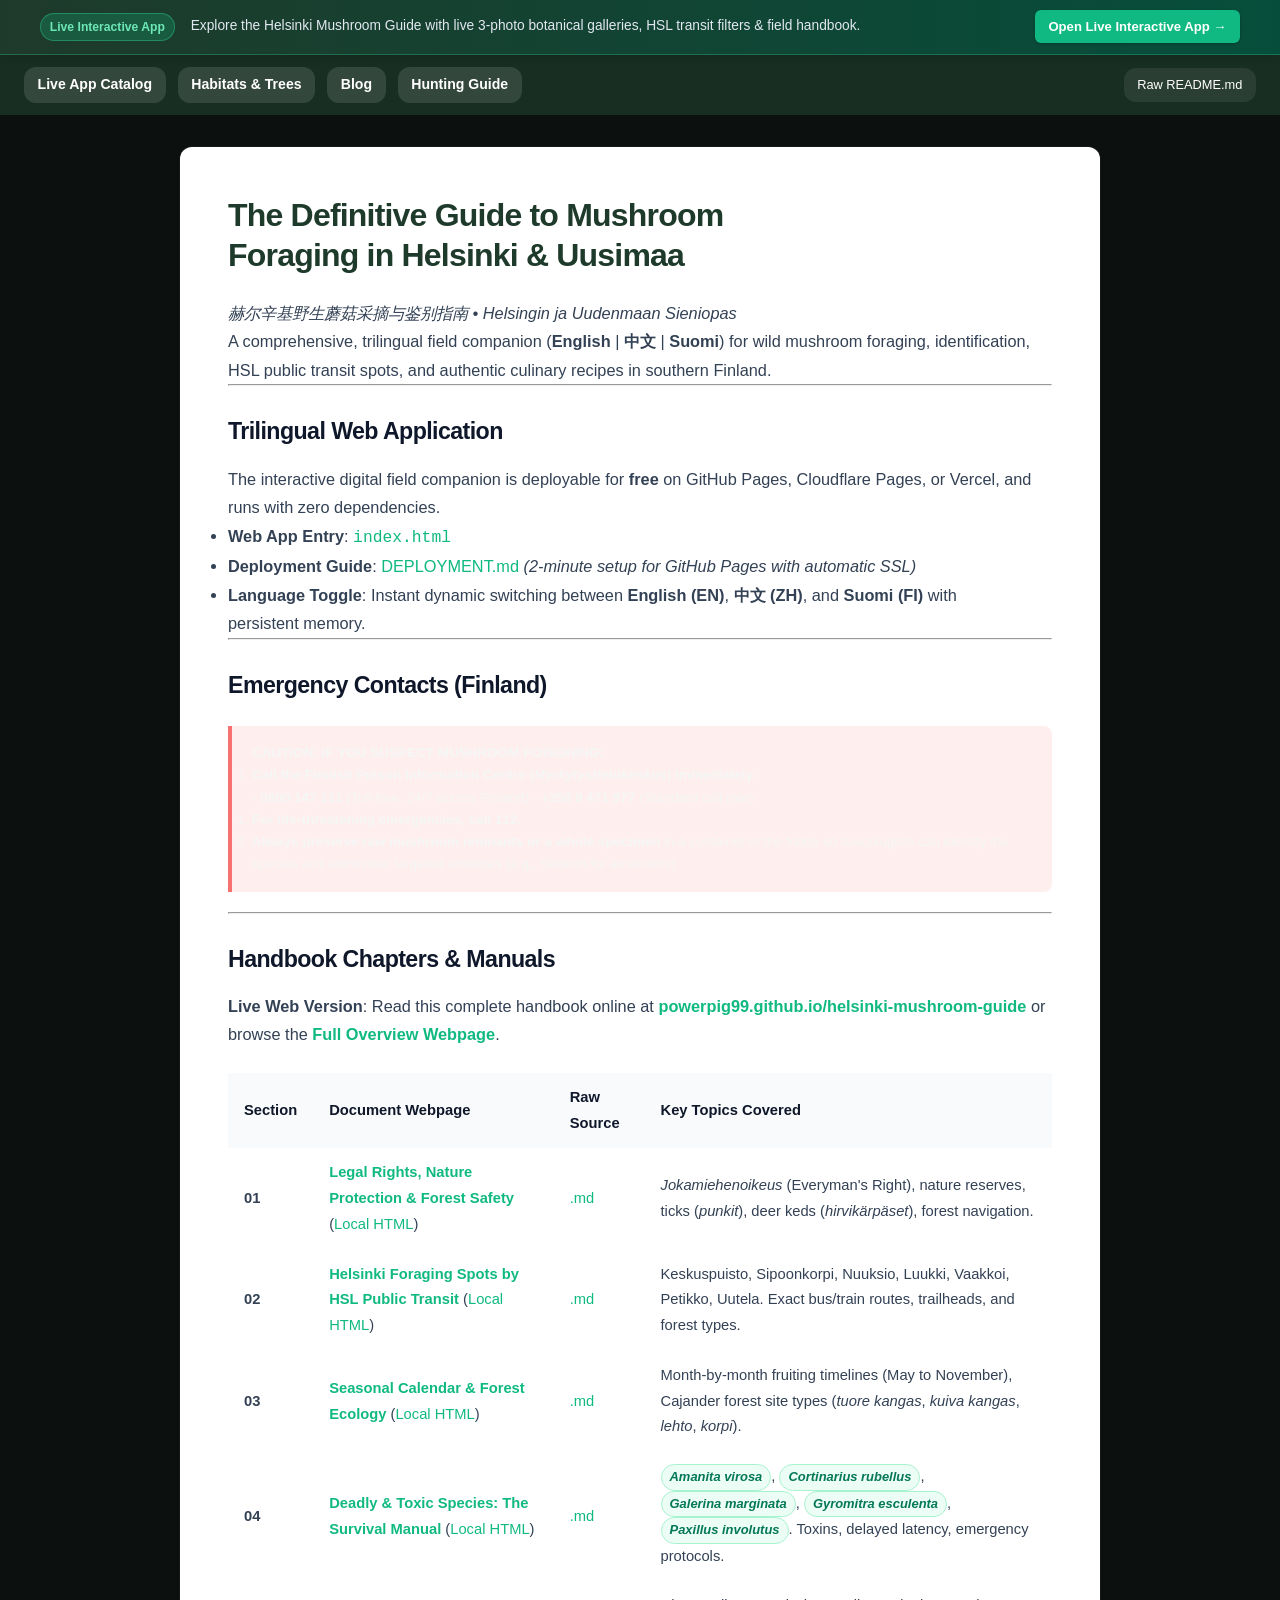
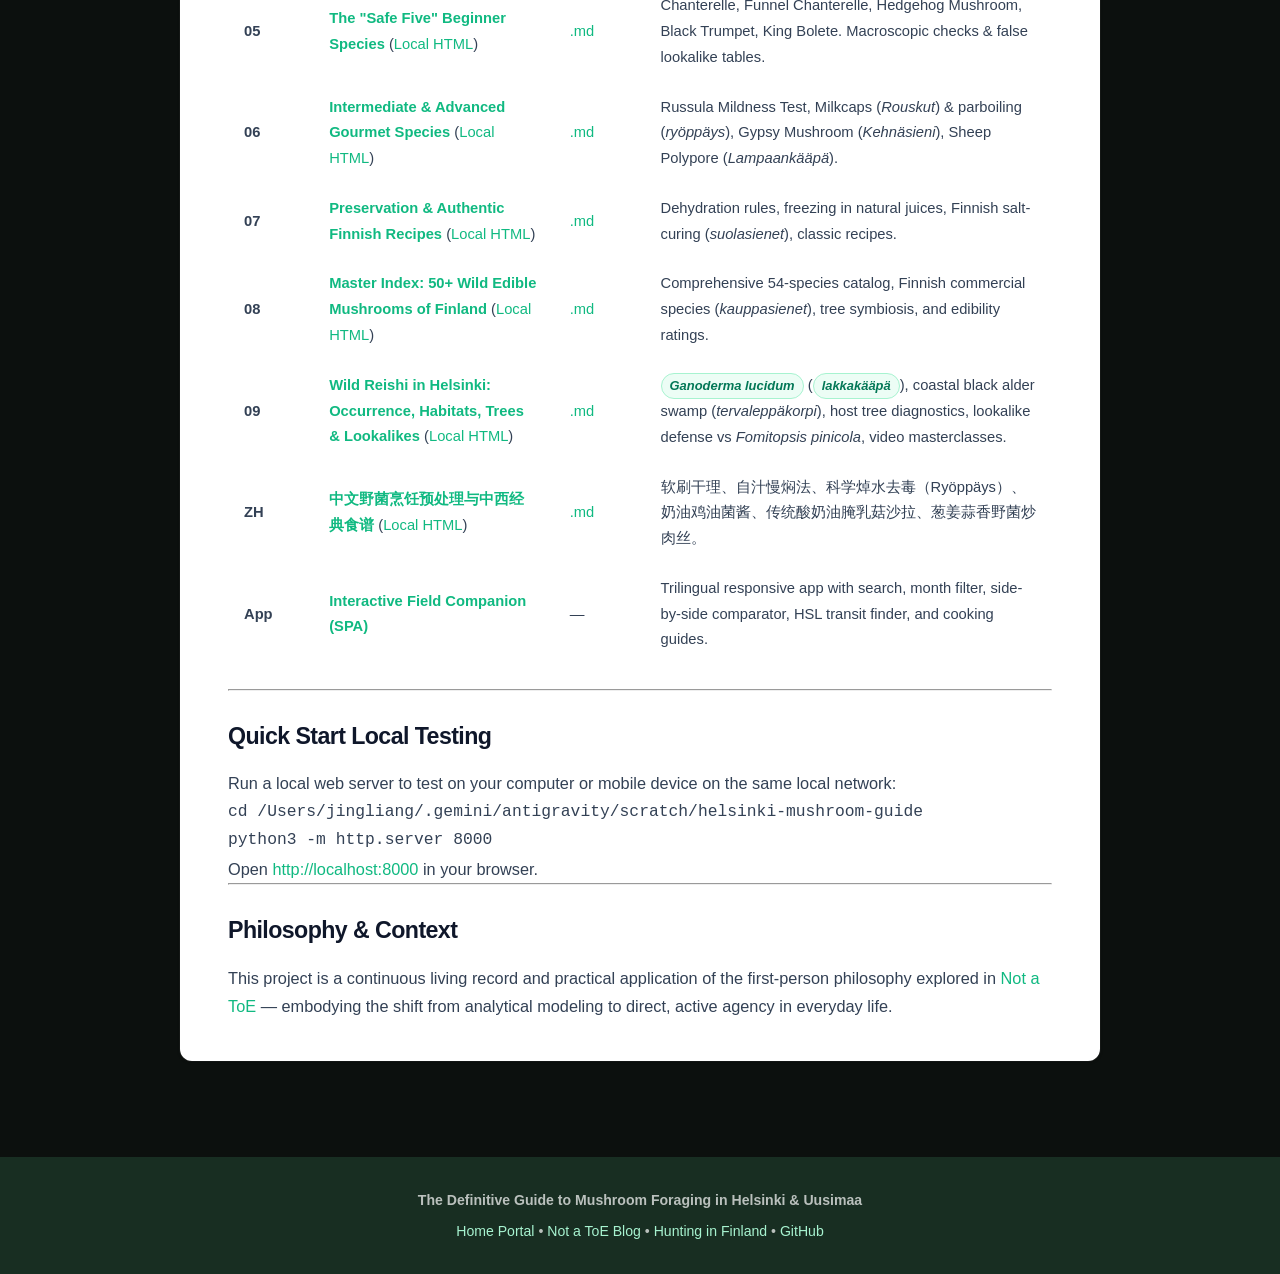
<file: overview.html>
<!DOCTYPE html>
<html lang="en">
<head>
  <meta charset="UTF-8">
  <meta name="viewport" content="width=device-width, initial-scale=1.0">
  <title>Overview & Complete Guide | Helsinki Mushroom Guide (赫尔辛基野菌指南)</title>
  <link rel="stylesheet" href="styles.css">
  <style>
    body {
      background-color: var(--bg);
      color: var(--text-main);
      min-height: 100vh;
      display: flex;
      flex-direction: column;
      font-family: -apple-system, BlinkMacSystemFont, "Segoe UI", Roboto, Helvetica, Arial, "PingFang SC", "Hiragino Sans GB", "Microsoft YaHei", sans-serif;
    }
    .doc-live-banner {
      background: linear-gradient(90deg, #1e3a2b 0%, #064e3b 100%);
      color: #ffffff;
      padding: 0.65rem 1.25rem;
      border-bottom: 1px solid rgba(52, 211, 153, 0.3);
      position: sticky;
      top: 0;
      z-index: 101;
      box-shadow: 0 2px 8px rgba(0,0,0,0.15);
    }
    .doc-live-banner-inner {
      max-width: 1200px;
      margin: 0 auto;
      display: flex;
      align-items: center;
      justify-content: space-between;
      gap: 1rem;
      flex-wrap: wrap;
    }
    .banner-badge {
      background: rgba(16, 185, 129, 0.25);
      color: #6ee7b7;
      font-size: 0.76rem;
      font-weight: 700;
      padding: 0.2rem 0.55rem;
      border-radius: 9999px;
      border: 1px solid rgba(52, 211, 153, 0.4);
      white-space: nowrap;
    }
    .banner-text {
      font-size: 0.86rem;
      color: #e2e8f0;
      flex: 1;
      min-width: 260px;
    }
    .banner-cta {
      background: #10b981;
      color: #ffffff;
      font-weight: 700;
      font-size: 0.82rem;
      text-decoration: none;
      padding: 0.35rem 0.85rem;
      border-radius: 6px;
      white-space: nowrap;
      transition: all 0.15s ease;
      box-shadow: 0 1px 3px rgba(0,0,0,0.2);
    }
    .banner-cta:hover {
      background: #059669;
      transform: translateY(-1px);
    }
    .doc-sticky-header {
      background: #182e22;
      backdrop-filter: blur(12px);
      padding: 0.75rem 1.5rem;
      display: flex;
      align-items: center;
      justify-content: space-between;
      gap: 1rem;
      flex-wrap: wrap;
    }
    .doc-nav-left {
      display: flex;
      align-items: center;
      gap: 0.75rem;
      flex-wrap: wrap;
    }
    .doc-btn-back {
      color: #fff;
      text-decoration: none;
      display: inline-flex;
      align-items: center;
      gap: 0.4rem;
      font-weight: 600;
      font-size: 0.88rem;
      padding: 0.4rem 0.85rem;
      background: rgba(255, 255, 255, 0.12);
      border-radius: var(--radius);
      transition: all 0.2s ease;
    }
    .doc-btn-back:hover {
      background: #2d5a42;
      color: #fff;
      transform: translateX(-2px);
    }
    .doc-main-container {
      max-width: 960px;
      margin: 2rem auto;
      padding: 0 1.25rem 4rem;
      flex: 1;
      width: 100%;
    }
    .doc-card {
      background: #ffffff;
      border-radius: var(--radius);
      padding: 2.5rem 3rem;
      box-shadow: var(--shadow);
      border: 1px solid var(--border);
    }
    .doc-content-area {
      line-height: 1.75;
      font-size: 1.02rem;
      color: #334155;
    }
    .doc-content-area h1 {
      font-size: 2rem;
      color: #1e3a2b;
      margin-top: 0.5rem;
      margin-bottom: 1rem;
      line-height: 1.25;
      border-bottom: 2px solid var(--border);
      padding-bottom: 0.5rem;
    }
    .doc-content-area h2 {
      font-size: 1.45rem;
      color: #0f172a;
      margin-top: 2rem;
      margin-bottom: 0.75rem;
      border-bottom: 1px solid var(--border);
      padding-bottom: 0.4rem;
    }
    .table-container {
      width: 100%;
      overflow-x: auto;
      margin: 1.5rem 0;
    }
    table {
      width: 100%;
      border-collapse: collapse;
      font-size: 0.92rem;
    }
    th, td {
      border: 1px solid var(--border);
      padding: 0.75rem 1rem;
      text-align: left;
    }
    th {
      background: #f8fafc;
      font-weight: 700;
      color: #0f172a;
    }
    .reader-figure img {
      max-width: 100%;
      border-radius: 8px;
    }
    .inline-species-chip {
      display: inline-flex;
      align-items: center;
      gap: 0.25rem;
      background: #ecfdf5;
      color: #047857;
      border: 1px solid #a7f3d0;
      padding: 0.05rem 0.5rem;
      border-radius: 9999px;
      font-size: 0.88em;
      text-decoration: none;
      font-weight: 600;
    }
  </style>
</head>
<body>

  <!-- Sticky Live App Banner -->
  <aside class="doc-live-banner" aria-label="Interactive Version Available">
    <div class="doc-live-banner-inner">
      <span class="banner-badge">Live Interactive App</span>
      <span class="banner-text">Explore the Helsinki Mushroom Guide with live 3-photo botanical galleries, HSL transit filters & field handbook.</span>
      <a href="index.html#/catalog" class="banner-cta">Open Live Interactive App →</a>
    </div>
  </aside>

  <header class="doc-sticky-header">
    <div class="doc-nav-left">
      <a href="index.html#/catalog" class="doc-btn-back">Live App Catalog</a>
      <a href="index.html#/habitats" class="doc-btn-back">Habitats & Trees</a>
      <a href="https://powerpig99.github.io/not-a-toe/" class="doc-btn-back" target="_blank" rel="noopener" title="Author Blog (Not a ToE)">Blog</a>
      <a href="https://powerpig99.github.io/hunting-in-finland/" class="doc-btn-back" target="_blank" rel="noopener" title="Companion Guide: Hunting in Finland">Hunting Guide</a>
    </div>
    <div>
      <a href="README.md" class="doc-btn-back" target="_blank" style="background:rgba(255,255,255,0.08); font-weight:normal; font-size:0.8rem;">Raw README.md</a>
    </div>
  </header>

  <main class="doc-main-container">
    <article class="doc-card">
      <div class="doc-content-area">
        <h1>The Definitive Guide to Mushroom Foraging in Helsinki & Uusimaa</h1>
<em>赫尔辛基野生蘑菇采摘与鉴别指南 • Helsingin ja Uudenmaan Sieniopas</em>

<p>A comprehensive, trilingual field companion (<strong>English</strong> | <strong>中文</strong> | <strong>Suomi</strong>) for wild mushroom foraging, identification, HSL public transit spots, and authentic culinary recipes in southern Finland.</p>

<hr>

<h2>Trilingual Web Application</h2>

<p>The interactive digital field companion is deployable for <strong>free</strong> on GitHub Pages, Cloudflare Pages, or Vercel, and runs with zero dependencies.</p>

<ul>
  <li><strong>Web App Entry</strong>: <a href="index.html" ><code>index.html</code></a></li>
  <li><strong>Deployment Guide</strong>: <a href="DEPLOYMENT.html" >DEPLOYMENT.md</a> <em>(2-minute setup for GitHub Pages with automatic SSL)</em></li>
  <li><strong>Language Toggle</strong>: Instant dynamic switching between <strong>English (EN)</strong>, <strong>中文 (ZH)</strong>, and <strong>Suomi (FI)</strong> with persistent memory.</li>
</ul>

<hr>

<h2>Emergency Contacts (Finland)</h2>

<div class="reader-alert danger"><strong>CAUTION:</strong> <strong>IF YOU SUSPECT MUSHROOM POISONING:</strong>
<ol>
  <li><strong>Call the Finnish Poison Information Centre (<em>Myrkytystietokeskus</em>) immediately:</strong></li>
</ol>
   - <strong>0800 147 111</strong> (Toll-free, 24/7 across Finland)
   - <strong>+358 9 471 977</strong> (Standard call rate)
<ol>
  <li><strong>For life-threatening emergencies, call 112.</strong></li>
  <li><strong>Always preserve raw mushroom remnants or a whole specimen</strong> in a container in the fridge so toxicologists can identify the species and administer targeted antidotes (e.g., Silibinin for amatoxins).</div></li>
</ol>

<hr>

<h2>Handbook Chapters & Manuals</h2>

<blockquote><strong>Live Web Version</strong>: Read this complete handbook online at <a href="https://powerpig99.github.io/helsinki-mushroom-guide/" target="_blank" rel="noopener noreferrer"><strong>powerpig99.github.io/helsinki-mushroom-guide</strong></a> or browse the <a href="overview.html" ><strong>Full Overview Webpage</strong></a>.</blockquote>

<div class="table-container"><table><thead><tr><th>Section</th><th>Document Webpage</th><th>Raw Source</th><th>Key Topics Covered</th></tr></thead><tbody><tr><td><strong>01</strong></td><td><a href="https://powerpig99.github.io/helsinki-mushroom-guide/docs/01_legal_and_ethics.html" target="_blank" rel="noopener noreferrer"><strong>Legal Rights, Nature Protection & Forest Safety</strong></a> (<a href="docs/01_legal_and_ethics.html" >Local HTML</a>)</td><td><a href="docs/01_legal_and_ethics.html" >.md</a></td><td><em>Jokamiehenoikeus</em> (Everyman's Right), nature reserves, ticks (<em>punkit</em>), deer keds (<em>hirvikärpäset</em>), forest navigation.</td></tr><tr><td><strong>02</strong></td><td><a href="https://powerpig99.github.io/helsinki-mushroom-guide/docs/02_helsinki_transit_spots_guide.html" target="_blank" rel="noopener noreferrer"><strong>Helsinki Foraging Spots by HSL Public Transit</strong></a> (<a href="docs/02_helsinki_transit_spots_guide.html" >Local HTML</a>)</td><td><a href="docs/02_helsinki_transit_spots_guide.html" >.md</a></td><td>Keskuspuisto, Sipoonkorpi, Nuuksio, Luukki, Vaakkoi, Petikko, Uutela. Exact bus/train routes, trailheads, and forest types.</td></tr><tr><td><strong>03</strong></td><td><a href="https://powerpig99.github.io/helsinki-mushroom-guide/docs/03_seasonal_calendar_and_habitats.html" target="_blank" rel="noopener noreferrer"><strong>Seasonal Calendar & Forest Ecology</strong></a> (<a href="docs/03_seasonal_calendar_and_habitats.html" >Local HTML</a>)</td><td><a href="docs/03_seasonal_calendar_and_habitats.html" >.md</a></td><td>Month-by-month fruiting timelines (May to November), Cajander forest site types (<em>tuore kangas</em>, <em>kuiva kangas</em>, <em>lehto</em>, <em>korpi</em>).</td></tr><tr><td><strong>04</strong></td><td><a href="https://powerpig99.github.io/helsinki-mushroom-guide/docs/04_deadly_and_toxic_species.html" target="_blank" rel="noopener noreferrer"><strong>Deadly & Toxic Species: The Survival Manual</strong></a> (<a href="docs/04_deadly_and_toxic_species.html" >Local HTML</a>)</td><td><a href="docs/04_deadly_and_toxic_species.html" >.md</a></td><td><a href="../index.html#/mushroom/amanita_virosa" class="inline-species-chip" title="View identification guide in live app"><span class="chip-title"><em>Amanita virosa</em></span></a>, <a href="../index.html#/mushroom/cortinarius_rubellus" class="inline-species-chip" title="View identification guide in live app"><span class="chip-title"><em>Cortinarius rubellus</em></span></a>, <a href="../index.html#/mushroom/galerina_marginata" class="inline-species-chip" title="View identification guide in live app"><span class="chip-title"><em>Galerina marginata</em></span></a>, <a href="../index.html#/mushroom/gyromitra_esculenta" class="inline-species-chip" title="View identification guide in live app"><span class="chip-title"><em>Gyromitra esculenta</em></span></a>, <a href="../index.html#/mushroom/paxillus_involutus" class="inline-species-chip" title="View identification guide in live app"><span class="chip-title"><em>Paxillus involutus</em></span></a>. Toxins, delayed latency, emergency protocols.</td></tr><tr><td><strong>05</strong></td><td><a href="https://powerpig99.github.io/helsinki-mushroom-guide/docs/05_beginner_safe_species.html" target="_blank" rel="noopener noreferrer"><strong>The "Safe Five" Beginner Species</strong></a> (<a href="docs/05_beginner_safe_species.html" >Local HTML</a>)</td><td><a href="docs/05_beginner_safe_species.html" >.md</a></td><td>Chanterelle, Funnel Chanterelle, Hedgehog Mushroom, Black Trumpet, King Bolete. Macroscopic checks & false lookalike tables.</td></tr><tr><td><strong>06</strong></td><td><a href="https://powerpig99.github.io/helsinki-mushroom-guide/docs/06_intermediate_and_advanced.html" target="_blank" rel="noopener noreferrer"><strong>Intermediate & Advanced Gourmet Species</strong></a> (<a href="docs/06_intermediate_and_advanced.html" >Local HTML</a>)</td><td><a href="docs/06_intermediate_and_advanced.html" >.md</a></td><td>Russula Mildness Test, Milkcaps (<em>Rouskut</em>) & parboiling (<em>ryöppäys</em>), Gypsy Mushroom (<em>Kehnäsieni</em>), Sheep Polypore (<em>Lampaankääpä</em>).</td></tr><tr><td><strong>07</strong></td><td><a href="https://powerpig99.github.io/helsinki-mushroom-guide/docs/07_preservation_and_recipes.html" target="_blank" rel="noopener noreferrer"><strong>Preservation & Authentic Finnish Recipes</strong></a> (<a href="docs/07_preservation_and_recipes.html" >Local HTML</a>)</td><td><a href="docs/07_preservation_and_recipes.html" >.md</a></td><td>Dehydration rules, freezing in natural juices, Finnish salt-curing (<em>suolasienet</em>), classic recipes.</td></tr><tr><td><strong>08</strong></td><td><a href="https://powerpig99.github.io/helsinki-mushroom-guide/docs/08_expanded_edible_species_index.html" target="_blank" rel="noopener noreferrer"><strong>Master Index: 50+ Wild Edible Mushrooms of Finland</strong></a> (<a href="docs/08_expanded_edible_species_index.html" >Local HTML</a>)</td><td><a href="docs/08_expanded_edible_species_index.html" >.md</a></td><td>Comprehensive 54-species catalog, Finnish commercial species (<em>kauppasienet</em>), tree symbiosis, and edibility ratings.</td></tr><tr><td><strong>09</strong></td><td><a href="https://powerpig99.github.io/helsinki-mushroom-guide/docs/09_reishi_in_helsinki.html" target="_blank" rel="noopener noreferrer"><strong>Wild Reishi in Helsinki: Occurrence, Habitats, Trees & Lookalikes</strong></a> (<a href="docs/09_reishi_in_helsinki.html" >Local HTML</a>)</td><td><a href="docs/09_reishi_in_helsinki.html" >.md</a></td><td><a href="../index.html#/mushroom/ganoderma_lucidum" class="inline-species-chip" title="View identification guide in live app"><span class="chip-title"><em>Ganoderma lucidum</em></span></a> (<a href="../index.html#/mushroom/ganoderma_lucidum" class="inline-species-chip" title="View identification guide in live app"><span class="chip-title"><em>lakkakääpä</em></span></a>), coastal black alder swamp (<em>tervaleppäkorpi</em>), host tree diagnostics, lookalike defense vs <em>Fomitopsis pinicola</em>, video masterclasses.</td></tr><tr><td><strong>ZH</strong></td><td><a href="https://powerpig99.github.io/helsinki-mushroom-guide/docs/cooking_and_recipes_zh.html" target="_blank" rel="noopener noreferrer"><strong>中文野菌烹饪预处理与中西经典食谱</strong></a> (<a href="docs/cooking_and_recipes_zh.html" >Local HTML</a>)</td><td><a href="docs/cooking_and_recipes_zh.html" >.md</a></td><td>软刷干理、自汁慢焖法、科学焯水去毒（Ryöppäys）、奶油鸡油菌酱、传统酸奶油腌乳菇沙拉、葱姜蒜香野菌炒肉丝。</td></tr><tr><td><strong>App</strong></td><td><a href="index.html" ><strong>Interactive Field Companion (SPA)</strong></a></td><td>—</td><td>Trilingual responsive app with search, month filter, side-by-side comparator, HSL transit finder, and cooking guides.</td></tr></tbody></table></div>
<hr>

<h2>Quick Start Local Testing</h2>

<p>Run a local web server to test on your computer or mobile device on the same local network:</p>

<pre><code class="language-bash">cd /Users/jingliang/.gemini/antigravity/scratch/helsinki-mushroom-guide
python3 -m http.server 8000
</code></pre>
Open <a href="http://localhost:8000" target="_blank" rel="noopener noreferrer">http://localhost:8000</a> in your browser.

<hr>

<h2>Philosophy & Context</h2>

<p>This project is a continuous living record and practical application of the first-person philosophy explored in <a href="https://powerpig99.github.io/not-a-toe/" target="_blank" rel="noopener noreferrer">Not a ToE</a> — embodying the shift from analytical modeling to direct, active agency in everyday life.</p>


      </div>
    </article>
  </main>

  <footer style="background:#182e22; color:rgba(255,255,255,0.7); text-align:center; padding:2rem 1rem; font-size:0.88rem;">
    <p><strong>The Definitive Guide to Mushroom Foraging in Helsinki & Uusimaa</strong></p>
    <p style="margin-top:0.5rem;">
      <a href="index.html" style="color:#a7f3d0;">Home Portal</a> • 
      <a href="https://powerpig99.github.io/not-a-toe/" style="color:#a7f3d0;" target="_blank" rel="noopener">Not a ToE Blog</a> • 
      <a href="https://powerpig99.github.io/hunting-in-finland/" style="color:#a7f3d0;" target="_blank" rel="noopener">Hunting in Finland</a> • 
      <a href="https://github.com/powerpig99/helsinki-mushroom-guide" style="color:#a7f3d0;" target="_blank" rel="noopener">GitHub</a>
    </p>
  </footer>

</body>
</html>
</file>
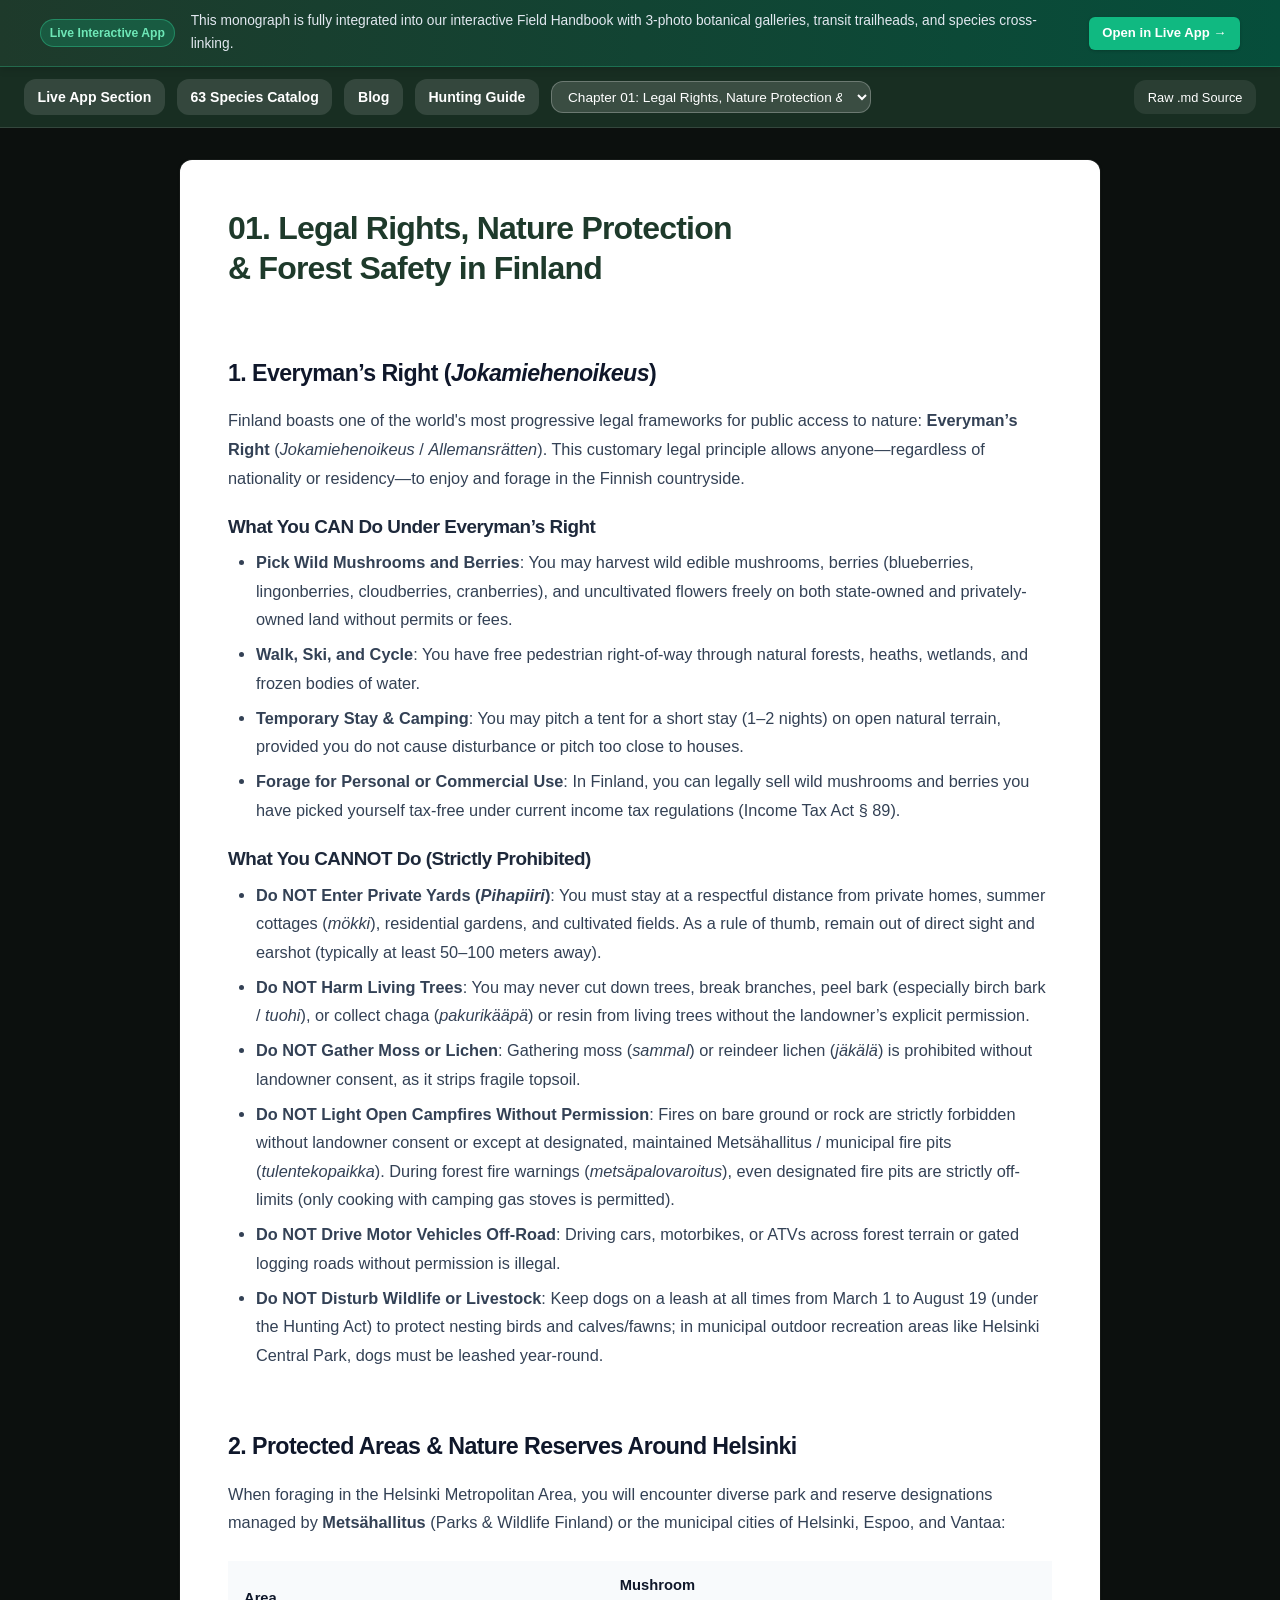
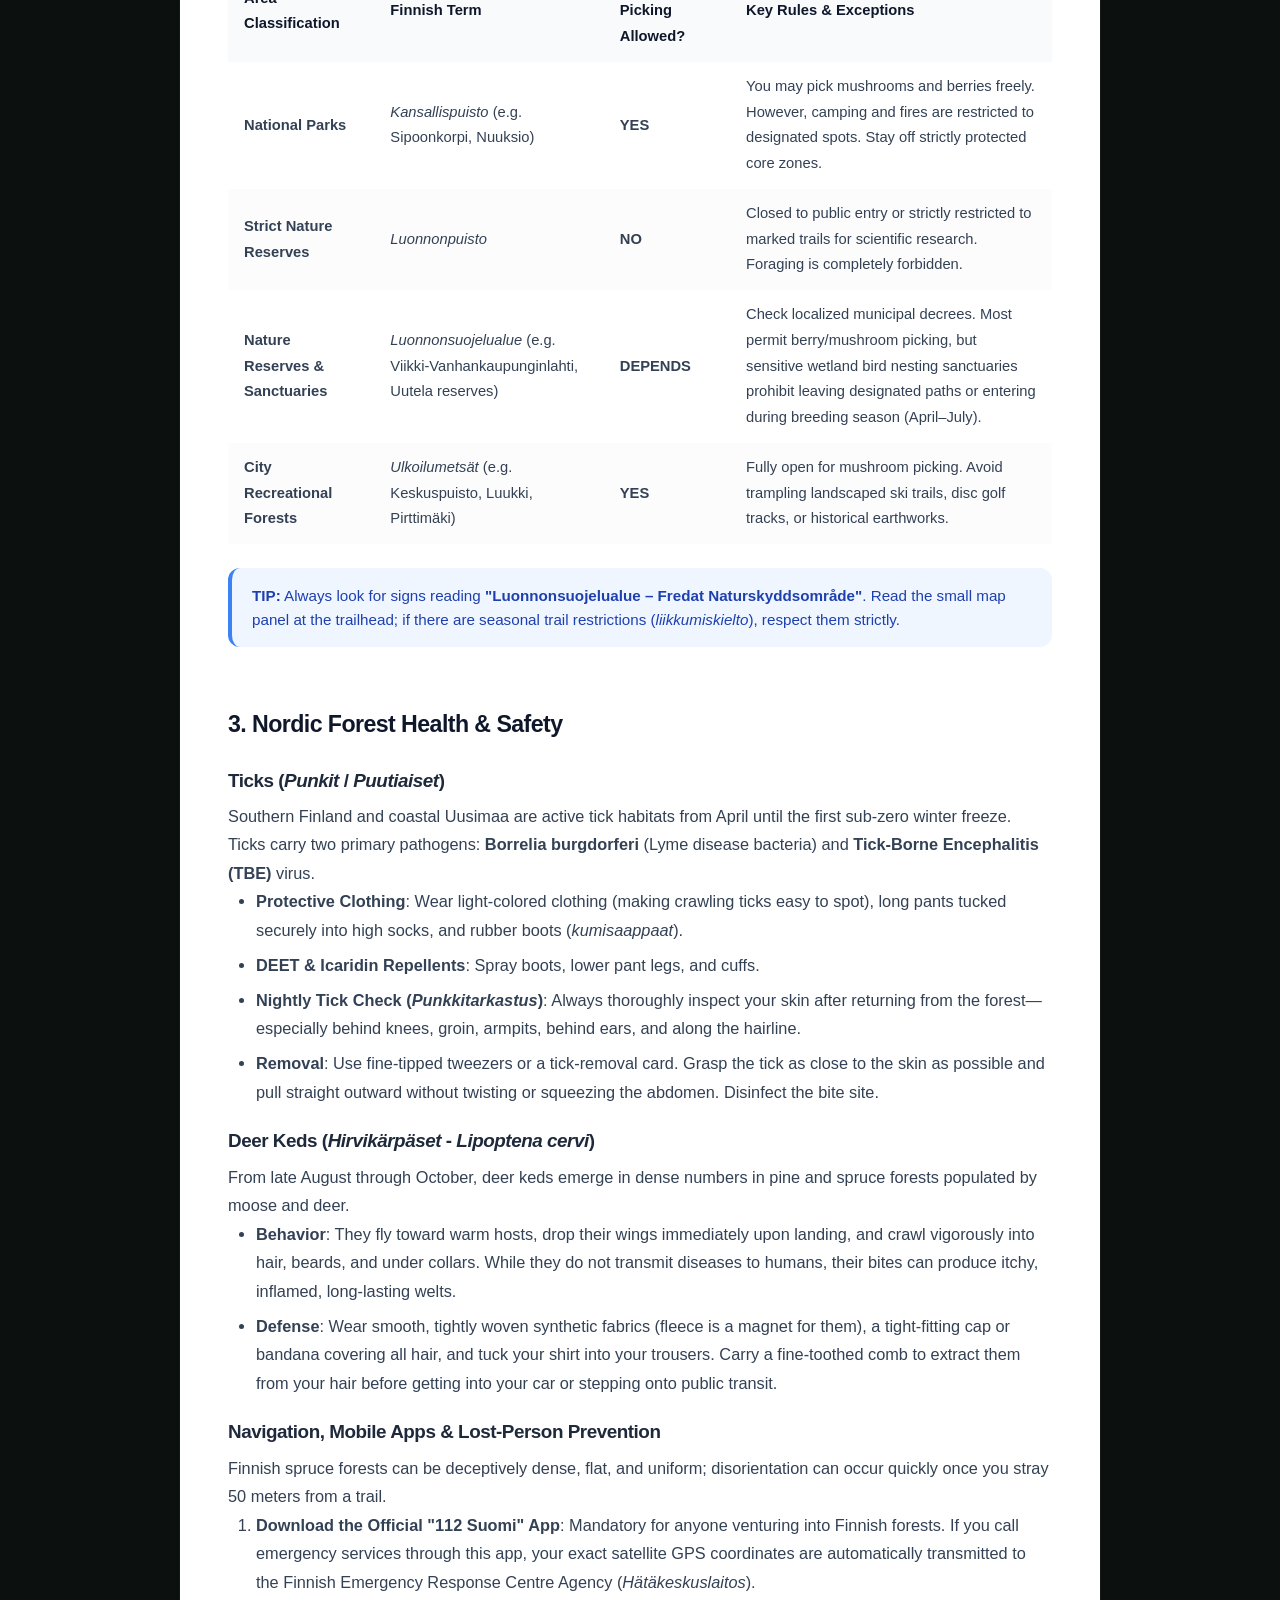
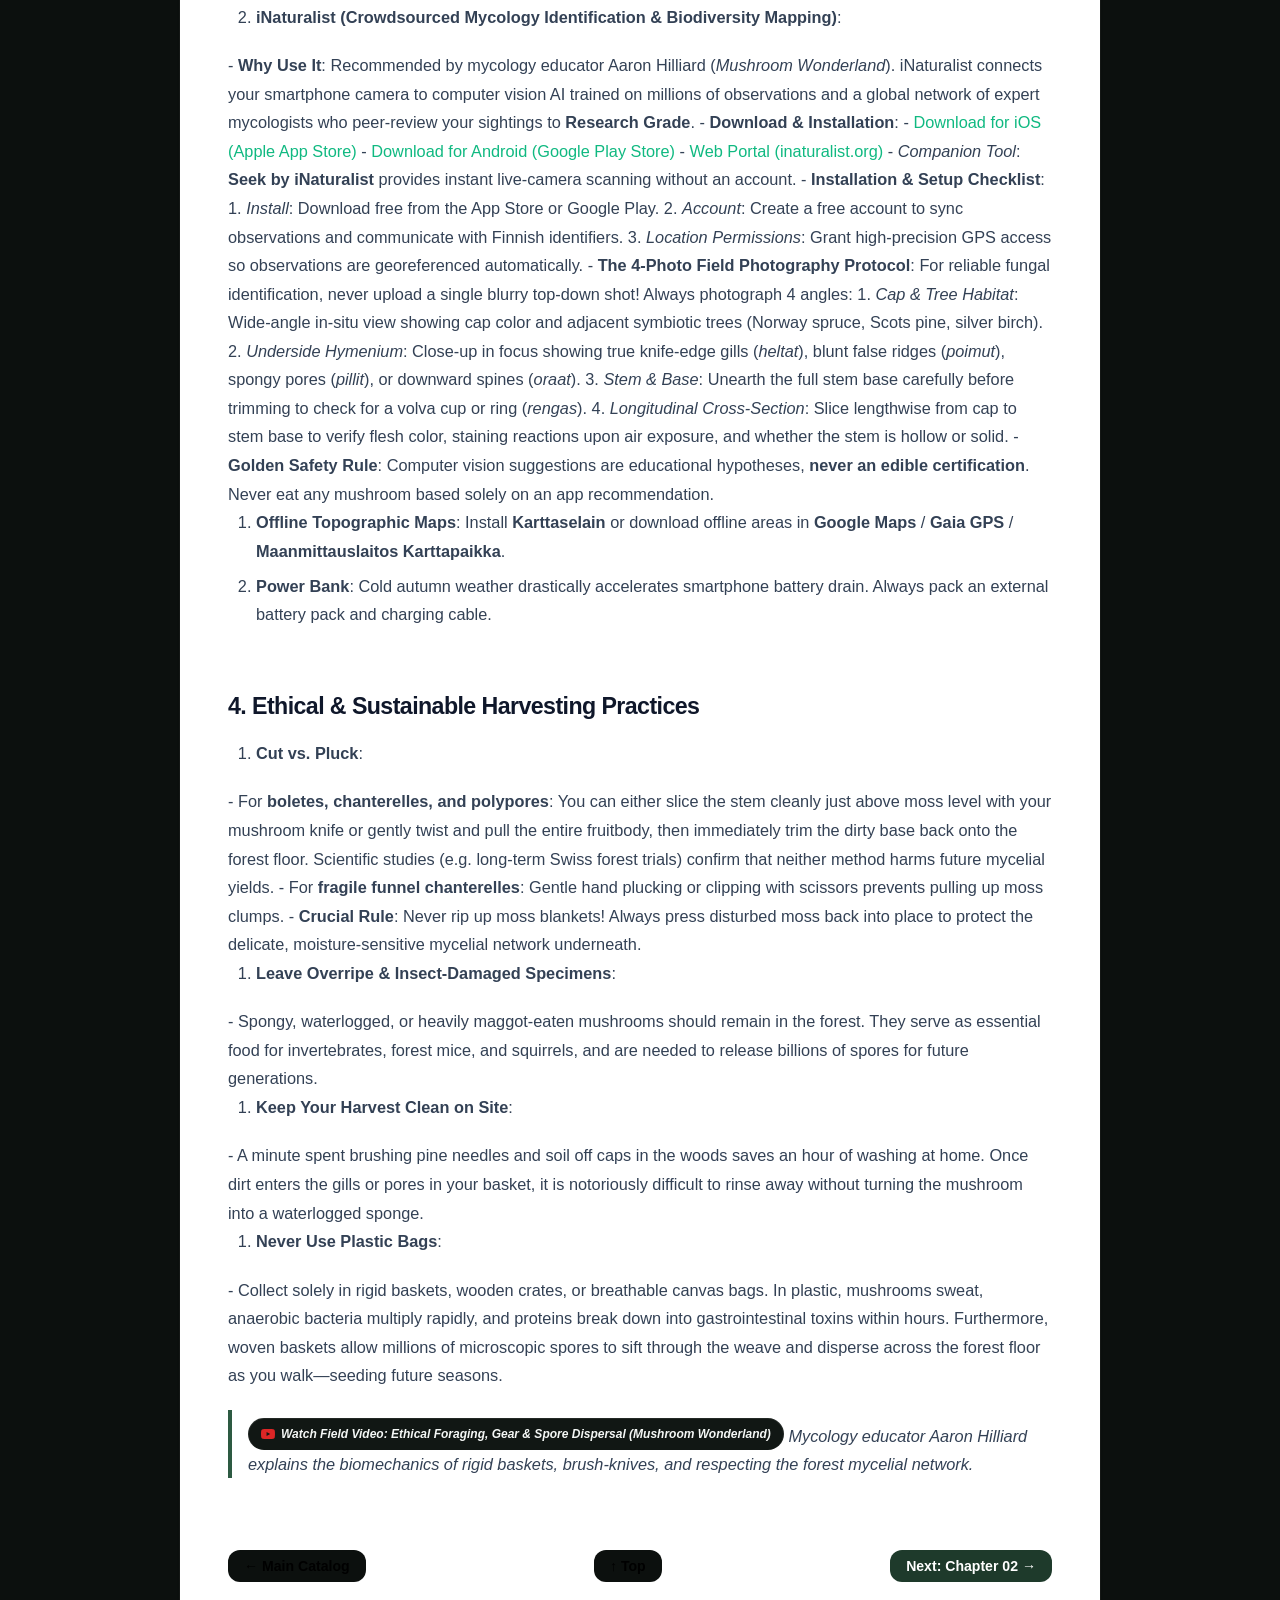
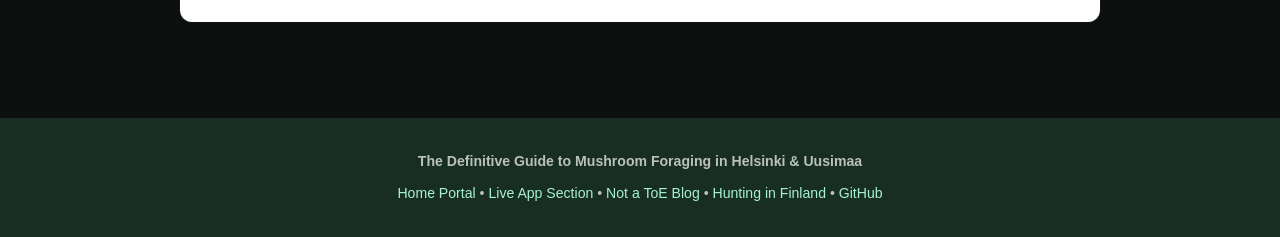
<file: docs/01_legal_and_ethics.html>
<!DOCTYPE html>
<html lang="en">
<head>
  <meta charset="UTF-8">
  <meta name="viewport" content="width=device-width, initial-scale=1.0">
  <title>Legal Rights, Nature Protection & Forest Safety | Helsinki Mushroom Guide</title>
  <link rel="stylesheet" href="../styles.css">
  <style>
    body {
      background-color: var(--bg);
      color: var(--text-main);
      min-height: 100vh;
      display: flex;
      flex-direction: column;
      font-family: -apple-system, BlinkMacSystemFont, "Segoe UI", Roboto, Helvetica, Arial, "PingFang SC", "Hiragino Sans GB", "Microsoft YaHei", sans-serif;
    }
    .doc-live-banner {
      background: linear-gradient(90deg, #1e3a2b 0%, #064e3b 100%);
      color: #ffffff;
      padding: 0.65rem 1.25rem;
      border-bottom: 1px solid rgba(52, 211, 153, 0.3);
      position: sticky;
      top: 0;
      z-index: 101;
      box-shadow: 0 2px 8px rgba(0,0,0,0.15);
    }
    .doc-live-banner-inner {
      max-width: 1200px;
      margin: 0 auto;
      display: flex;
      align-items: center;
      justify-content: space-between;
      gap: 1rem;
      flex-wrap: wrap;
    }
    .banner-badge {
      background: rgba(16, 185, 129, 0.25);
      color: #6ee7b7;
      font-size: 0.76rem;
      font-weight: 700;
      padding: 0.2rem 0.55rem;
      border-radius: 9999px;
      border: 1px solid rgba(52, 211, 153, 0.4);
      white-space: nowrap;
    }
    .banner-text {
      font-size: 0.86rem;
      color: #e2e8f0;
      flex: 1;
      min-width: 260px;
    }
    .banner-cta {
      background: #10b981;
      color: #ffffff;
      font-weight: 700;
      font-size: 0.82rem;
      text-decoration: none;
      padding: 0.35rem 0.85rem;
      border-radius: 6px;
      white-space: nowrap;
      transition: all 0.15s ease;
      box-shadow: 0 1px 3px rgba(0,0,0,0.2);
    }
    .banner-cta:hover {
      background: #059669;
      transform: translateY(-1px);
    }
    .doc-sticky-header {
      background: #182e22;
      backdrop-filter: blur(12px);
      border-bottom: 1px solid rgba(255, 255, 255, 0.12);
      padding: 0.75rem 1.5rem;
      display: flex;
      align-items: center;
      justify-content: space-between;
      gap: 1rem;
      flex-wrap: wrap;
    }
    .doc-nav-left {
      display: flex;
      align-items: center;
      gap: 0.75rem;
      flex-wrap: wrap;
    }
    .doc-btn-back {
      color: #fff;
      text-decoration: none;
      display: inline-flex;
      align-items: center;
      gap: 0.4rem;
      font-weight: 600;
      font-size: 0.88rem;
      padding: 0.4rem 0.85rem;
      background: rgba(255, 255, 255, 0.12);
      border-radius: var(--radius);
      transition: all 0.2s ease;
    }
    .doc-btn-back:hover {
      background: #2d5a42;
      color: #fff;
      transform: translateX(-2px);
    }
    .doc-select {
      background: rgba(255, 255, 255, 0.15);
      color: #fff;
      border: 1px solid rgba(255, 255, 255, 0.25);
      padding: 0.4rem 0.75rem;
      border-radius: var(--radius);
      font-size: 0.85rem;
      cursor: pointer;
      outline: none;
      max-width: 320px;
    }
    .doc-select option {
      background: #182e22;
      color: #fff;
    }
    .doc-main-container {
      max-width: 960px;
      margin: 2rem auto;
      padding: 0 1.25rem 4rem;
      flex: 1;
      width: 100%;
    }
    .doc-card {
      background: #ffffff;
      border-radius: var(--radius);
      padding: 2.5rem 3rem;
      box-shadow: var(--shadow);
      border: 1px solid var(--border);
    }
    .doc-content-area {
      line-height: 1.75;
      font-size: 1.02rem;
      color: #334155;
    }
    .doc-content-area h1 {
      font-size: 2rem;
      color: #1e3a2b;
      margin-top: 0.5rem;
      margin-bottom: 1rem;
      line-height: 1.25;
      border-bottom: 2px solid var(--border);
      padding-bottom: 0.5rem;
    }
    .doc-content-area h2 {
      font-size: 1.45rem;
      color: #0f172a;
      margin-top: 2rem;
      margin-bottom: 0.75rem;
      border-bottom: 1px solid var(--border);
      padding-bottom: 0.4rem;
    }
    .doc-content-area h3 {
      font-size: 1.18rem;
      color: #1e293b;
      margin-top: 1.5rem;
      margin-bottom: 0.6rem;
    }
    .doc-content-area p {
      margin-bottom: 1rem;
    }
    .doc-content-area ul, .doc-content-area ol {
      margin-bottom: 1.25rem;
      padding-left: 1.75rem;
    }
    .doc-content-area li {
      margin-bottom: 0.4rem;
    }
    .table-container {
      width: 100%;
      overflow-x: auto;
      margin: 1.5rem 0;
    }
    table {
      width: 100%;
      border-collapse: collapse;
      font-size: 0.92rem;
    }
    th, td {
      border: 1px solid var(--border);
      padding: 0.75rem 1rem;
      text-align: left;
    }
    th {
      background: #f8fafc;
      font-weight: 700;
      color: #0f172a;
    }
    tr:nth-child(even) td {
      background: #fcfcfd;
    }
    .reader-alert {
      padding: 1rem 1.25rem;
      border-radius: var(--radius);
      margin: 1.5rem 0;
      font-size: 0.95rem;
      line-height: 1.55;
    }
    .reader-alert.note {
      background-color: #eff6ff;
      border-left: 4px solid #3b82f6;
      color: #1e40af;
    }
    .reader-alert.warning {
      background-color: var(--warning-light);
      border-left: 4px solid var(--warning);
      color: #92400e;
    }
    .reader-alert.danger {
      background-color: var(--danger-light);
      border-left: 4px solid var(--danger);
      color: #991b1b;
    }
    .reader-figure {
      margin: 1.5rem 0;
      text-align: center;
    }
    .reader-figure img {
      max-width: 100%;
      border-radius: 8px;
      box-shadow: 0 4px 6px -1px rgba(0,0,0,0.1);
    }
    .reader-figure figcaption {
      margin-top: 0.5rem;
      font-size: 0.85rem;
      color: var(--text-muted);
      font-style: italic;
    }
    .inline-species-chip {
      display: inline-flex;
      align-items: center;
      gap: 0.25rem;
      background: #ecfdf5;
      color: #047857;
      border: 1px solid #a7f3d0;
      padding: 0.05rem 0.5rem;
      border-radius: 9999px;
      font-size: 0.88em;
      text-decoration: none;
      font-weight: 600;
      transition: all 0.15s ease;
      vertical-align: baseline;
      white-space: nowrap;
    }
    .inline-species-chip:hover {
      background: #10b981;
      color: #ffffff;
      border-color: #10b981;
      transform: translateY(-1px);
    }
    .inline-chapter-link {
      color: #047857;
      font-weight: 600;
      text-decoration: underline;
    }
    .inline-chapter-link:hover {
      color: #065f46;
    }
    pre {
      background: #0f172a;
      color: #f8fafc;
      padding: 1rem 1.25rem;
      border-radius: var(--radius);
      overflow-x: auto;
      font-size: 0.88rem;
      margin: 1.25rem 0;
    }
    code {
      font-family: ui-monospace, SFMono-Regular, Menlo, Monaco, Consolas, monospace;
      background: rgba(0,0,0,0.06);
      padding: 0.15rem 0.35rem;
      border-radius: 4px;
      font-size: 0.88em;
    }
    pre code {
      background: transparent;
      padding: 0;
    }
    blockquote {
      border-left: 4px solid #2d5a42;
      padding-left: 1rem;
      margin: 1.25rem 0;
      color: var(--text-muted);
      font-style: italic;
    }
    hr {
      border: 0;
      border-top: 1px solid var(--border);
      margin: 2rem 0;
    }
    .doc-footer-nav {
      display: flex;
      justify-content: space-between;
      align-items: center;
      margin-top: 3rem;
      padding-top: 1.5rem;
      border-top: 1px solid var(--border);
      flex-wrap: wrap;
      gap: 1rem;
    }
    .doc-nav-btn {
      padding: 0.5rem 1rem;
      border-radius: var(--radius);
      font-weight: 600;
      font-size: 0.88rem;
      text-decoration: none;
      background: var(--bg);
      border: 1px solid var(--border);
      color: var(--text-main);
      transition: all 0.2s ease;
    }
    .doc-nav-btn:hover {
      background: #2d5a42;
      color: #fff;
    }
    .doc-nav-btn.primary {
      background: #1e3a2b;
      color: #fff;
    }
    .doc-nav-btn.primary:hover {
      background: #2d5a42;
    }
    @media (max-width: 768px) {
      .doc-card {
        padding: 1.5rem;
      }
      .doc-content-area h1 {
        font-size: 1.5rem;
      }
      .doc-select {
        max-width: 100%;
        width: 100%;
      }
    }
  </style>
</head>
<body>

  <!-- Sticky Live App Banner -->
  <aside class="doc-live-banner" aria-label="Interactive Version Available">
    <div class="doc-live-banner-inner">
      <span class="banner-badge">Live Interactive App</span>
      <span class="banner-text">This monograph is fully integrated into our interactive Field Handbook with 3-photo botanical galleries, transit trailheads, and species cross-linking.</span>
      <a href="../index.html#/safety" class="banner-cta">Open in Live App →</a>
    </div>
  </aside>

  <!-- Sticky Header Bar -->
  <header class="doc-sticky-header">
    <div class="doc-nav-left">
      <a href="../index.html#/safety" class="doc-btn-back">Live App Section</a>
      <a href="../index.html#/catalog" class="doc-btn-back">63 Species Catalog</a>
      <a href="https://powerpig99.github.io/not-a-toe/" class="doc-btn-back" target="_blank" rel="noopener" title="Author Blog (Not a ToE)">Blog</a>
      <a href="https://powerpig99.github.io/hunting-in-finland/" class="doc-btn-back" target="_blank" rel="noopener" title="Companion Guide: Hunting in Finland">Hunting Guide</a>
      <select class="doc-select" onchange="if(this.value) window.location.href=this.value" aria-label="Jump to Chapter">
        
    <option value="01_legal_and_ethics.html" selected>
      Chapter 01: Legal Rights, Nature Protection & Forest Safety
    </option>
  
    <option value="02_helsinki_transit_spots_guide.html" >
      Chapter 02: Helsinki Foraging Spots by HSL Transit (Zone A–D)
    </option>
  
    <option value="03_seasonal_calendar_and_habitats.html" >
      Chapter 03: Seasonal Calendar, Habitats & The Chanterelle Dilemma
    </option>
  
    <option value="04_deadly_and_toxic_species.html" >
      Chapter 04: Deadly & Toxic Species Survival Manual
    </option>
  
    <option value="05_beginner_safe_species.html" >
      Chapter 05: The "Safe Five" Beginner Species
    </option>
  
    <option value="06_intermediate_and_advanced.html" >
      Chapter 06: Intermediate & Advanced Gourmet Species
    </option>
  
    <option value="07_preservation_and_recipes.html" >
      Chapter 07: Preservation & Authentic Finnish Recipes
    </option>
  
    <option value="08_expanded_edible_species_index.html" >
      Chapter 08: Master Index: 50+ Wild Edible Mushrooms of Finland
    </option>
  
    <option value="09_reishi_in_helsinki.html" >
      Chapter 09: Wild Reishi in Helsinki: Occurrence, Wetland Habitats, Host Trees & Lookalike Defense
    </option>
  
    <option value="cooking_and_recipes_zh.html" >
      Special Guide: Chinese Wild Mushroom Culinary Mastery & Cross-Culture Recipes
    </option>
  
      </select>
    </div>
    <div>
      <a href="01_legal_and_ethics.md" class="doc-btn-back" target="_blank" style="background:rgba(255,255,255,0.08); font-weight:normal; font-size:0.8rem;">Raw .md Source</a>
    </div>
  </header>

  <!-- Main Content -->
  <main class="doc-main-container">
    <article class="doc-card">
      <div class="doc-content-area">
        <h1>01. Legal Rights, Nature Protection & Forest Safety in Finland</h1>

<hr>

<h2>1. Everyman’s Right (<em>Jokamiehenoikeus</em>)</h2>

<p>Finland boasts one of the world's most progressive legal frameworks for public access to nature: <strong>Everyman’s Right</strong> (<em>Jokamiehenoikeus</em> / <em>Allemansrätten</em>). This customary legal principle allows anyone—regardless of nationality or residency—to enjoy and forage in the Finnish countryside.</p>

<h3>What You CAN Do Under Everyman’s Right</h3>
<ul>
  <li><strong>Pick Wild Mushrooms and Berries</strong>: You may harvest wild edible mushrooms, berries (blueberries, lingonberries, cloudberries, cranberries), and uncultivated flowers freely on both state-owned and privately-owned land without permits or fees.</li>
  <li><strong>Walk, Ski, and Cycle</strong>: You have free pedestrian right-of-way through natural forests, heaths, wetlands, and frozen bodies of water.</li>
  <li><strong>Temporary Stay & Camping</strong>: You may pitch a tent for a short stay (1–2 nights) on open natural terrain, provided you do not cause disturbance or pitch too close to houses.</li>
  <li><strong>Forage for Personal or Commercial Use</strong>: In Finland, you can legally sell wild mushrooms and berries you have picked yourself tax-free under current income tax regulations (Income Tax Act § 89).</li>
</ul>

<h3>What You CANNOT Do (Strictly Prohibited)</h3>
<ul>
  <li><strong>Do NOT Enter Private Yards (<em>Pihapiiri</em>)</strong>: You must stay at a respectful distance from private homes, summer cottages (<em>mökki</em>), residential gardens, and cultivated fields. As a rule of thumb, remain out of direct sight and earshot (typically at least 50–100 meters away).</li>
  <li><strong>Do NOT Harm Living Trees</strong>: You may never cut down trees, break branches, peel bark (especially birch bark / <em>tuohi</em>), or collect chaga (<em>pakurikääpä</em>) or resin from living trees without the landowner’s explicit permission.</li>
  <li><strong>Do NOT Gather Moss or Lichen</strong>: Gathering moss (<em>sammal</em>) or reindeer lichen (<em>jäkälä</em>) is prohibited without landowner consent, as it strips fragile topsoil.</li>
  <li><strong>Do NOT Light Open Campfires Without Permission</strong>: Fires on bare ground or rock are strictly forbidden without landowner consent or except at designated, maintained Metsähallitus / municipal fire pits (<em>tulentekopaikka</em>). During forest fire warnings (<em>metsäpalovaroitus</em>), even designated fire pits are strictly off-limits (only cooking with camping gas stoves is permitted).</li>
  <li><strong>Do NOT Drive Motor Vehicles Off-Road</strong>: Driving cars, motorbikes, or ATVs across forest terrain or gated logging roads without permission is illegal.</li>
  <li><strong>Do NOT Disturb Wildlife or Livestock</strong>: Keep dogs on a leash at all times from March 1 to August 19 (under the Hunting Act) to protect nesting birds and calves/fawns; in municipal outdoor recreation areas like Helsinki Central Park, dogs must be leashed year-round.</li>
</ul>

<hr>

<h2>2. Protected Areas & Nature Reserves Around Helsinki</h2>

<p>When foraging in the Helsinki Metropolitan Area, you will encounter diverse park and reserve designations managed by <strong>Metsähallitus</strong> (Parks & Wildlife Finland) or the municipal cities of Helsinki, Espoo, and Vantaa:</p>

<div class="table-container"><table><thead><tr><th>Area Classification</th><th>Finnish Term</th><th>Mushroom Picking Allowed?</th><th>Key Rules & Exceptions</th></tr></thead><tbody><tr><td><strong>National Parks</strong></td><td><em>Kansallispuisto</em> (e.g. Sipoonkorpi, Nuuksio)</td><td><strong>YES</strong></td><td>You may pick mushrooms and berries freely. However, camping and fires are restricted to designated spots. Stay off strictly protected core zones.</td></tr><tr><td><strong>Strict Nature Reserves</strong></td><td><em>Luonnonpuisto</em></td><td><strong>NO</strong></td><td>Closed to public entry or strictly restricted to marked trails for scientific research. Foraging is completely forbidden.</td></tr><tr><td><strong>Nature Reserves & Sanctuaries</strong></td><td><em>Luonnonsuojelualue</em> (e.g. Viikki-Vanhankaupunginlahti, Uutela reserves)</td><td><strong>DEPENDS</strong></td><td>Check localized municipal decrees. Most permit berry/mushroom picking, but sensitive wetland bird nesting sanctuaries prohibit leaving designated paths or entering during breeding season (April–July).</td></tr><tr><td><strong>City Recreational Forests</strong></td><td><em>Ulkoilumetsät</em> (e.g. Keskuspuisto, Luukki, Pirttimäki)</td><td><strong>YES</strong></td><td>Fully open for mushroom picking. Avoid trampling landscaped ski trails, disc golf tracks, or historical earthworks.</td></tr></tbody></table></div>
<div class="reader-alert note"><strong>TIP:</strong> Always look for signs reading <strong>"Luonnonsuojelualue – Fredat Naturskyddsområde"</strong>. Read the small map panel at the trailhead; if there are seasonal trail restrictions (<em>liikkumiskielto</em>), respect them strictly.</div>

<hr>

<h2>3. Nordic Forest Health & Safety</h2>

<h3>Ticks (<em>Punkit</em> / <em>Puutiaiset</em>)</h3>
Southern Finland and coastal Uusimaa are active tick habitats from April until the first sub-zero winter freeze. Ticks carry two primary pathogens: <strong>Borrelia burgdorferi</strong> (Lyme disease bacteria) and <strong>Tick-Borne Encephalitis (TBE)</strong> virus.

<ul>
  <li><strong>Protective Clothing</strong>: Wear light-colored clothing (making crawling ticks easy to spot), long pants tucked securely into high socks, and rubber boots (<em>kumisaappaat</em>).</li>
  <li><strong>DEET & Icaridin Repellents</strong>: Spray boots, lower pant legs, and cuffs.</li>
  <li><strong>Nightly Tick Check (<em>Punkkitarkastus</em>)</strong>: Always thoroughly inspect your skin after returning from the forest—especially behind knees, groin, armpits, behind ears, and along the hairline.</li>
  <li><strong>Removal</strong>: Use fine-tipped tweezers or a tick-removal card. Grasp the tick as close to the skin as possible and pull straight outward without twisting or squeezing the abdomen. Disinfect the bite site.</li>
</ul>

<h3>Deer Keds (<em>Hirvikärpäset</em> - <em>Lipoptena cervi</em>)</h3>
From late August through October, deer keds emerge in dense numbers in pine and spruce forests populated by moose and deer.
<ul>
  <li><strong>Behavior</strong>: They fly toward warm hosts, drop their wings immediately upon landing, and crawl vigorously into hair, beards, and under collars. While they do not transmit diseases to humans, their bites can produce itchy, inflamed, long-lasting welts.</li>
  <li><strong>Defense</strong>: Wear smooth, tightly woven synthetic fabrics (fleece is a magnet for them), a tight-fitting cap or bandana covering all hair, and tuck your shirt into your trousers. Carry a fine-toothed comb to extract them from your hair before getting into your car or stepping onto public transit.</li>
</ul>

<h3>Navigation, Mobile Apps & Lost-Person Prevention</h3>
Finnish spruce forests can be deceptively dense, flat, and uniform; disorientation can occur quickly once you stray 50 meters from a trail.

<ol>
  <li><strong>Download the Official "112 Suomi" App</strong>: Mandatory for anyone venturing into Finnish forests. If you call emergency services through this app, your exact satellite GPS coordinates are automatically transmitted to the Finnish Emergency Response Centre Agency (<em>Hätäkeskuslaitos</em>).</li>
  <li><strong>iNaturalist (Crowdsourced Mycology Identification & Biodiversity Mapping)</strong>:</li>
</ol>
   - <strong>Why Use It</strong>: Recommended by mycology educator Aaron Hilliard (<em>Mushroom Wonderland</em>). iNaturalist connects your smartphone camera to computer vision AI trained on millions of observations and a global network of expert mycologists who peer-review your sightings to <strong>Research Grade</strong>.
   - <strong>Download & Installation</strong>:
     - <a href="https://apps.apple.com/app/inaturalist/id421397028" target="_blank" rel="noopener noreferrer">Download for iOS (Apple App Store)</a>
     - <a href="https://play.google.com/store/apps/details?id=org.inaturalist.android" target="_blank" rel="noopener noreferrer">Download for Android (Google Play Store)</a>
     - <a href="https://www.inaturalist.org" target="_blank" rel="noopener noreferrer">Web Portal (inaturalist.org)</a>
     - <em>Companion Tool</em>: <strong>Seek by iNaturalist</strong> provides instant live-camera scanning without an account.
   - <strong>Installation & Setup Checklist</strong>:
     1. <em>Install</em>: Download free from the App Store or Google Play.
     2. <em>Account</em>: Create a free account to sync observations and communicate with Finnish identifiers.
     3. <em>Location Permissions</em>: Grant high-precision GPS access so observations are georeferenced automatically.
   - <strong>The 4-Photo Field Photography Protocol</strong>:
     For reliable fungal identification, never upload a single blurry top-down shot! Always photograph 4 angles:
     1. <em>Cap & Tree Habitat</em>: Wide-angle in-situ view showing cap color and adjacent symbiotic trees (Norway spruce, Scots pine, silver birch).
     2. <em>Underside Hymenium</em>: Close-up in focus showing true knife-edge gills (<em>heltat</em>), blunt false ridges (<em>poimut</em>), spongy pores (<em>pillit</em>), or downward spines (<em>oraat</em>).
     3. <em>Stem & Base</em>: Unearth the full stem base carefully before trimming to check for a volva cup or ring (<em>rengas</em>).
     4. <em>Longitudinal Cross-Section</em>: Slice lengthwise from cap to stem base to verify flesh color, staining reactions upon air exposure, and whether the stem is hollow or solid.
   - <strong>Golden Safety Rule</strong>: Computer vision suggestions are educational hypotheses, <strong>never an edible certification</strong>. Never eat any mushroom based solely on an app recommendation.
<ol>
  <li><strong>Offline Topographic Maps</strong>: Install <strong>Karttaselain</strong> or download offline areas in <strong>Google Maps</strong> / <strong>Gaia GPS</strong> / <strong>Maanmittauslaitos Karttapaikka</strong>.</li>
  <li><strong>Power Bank</strong>: Cold autumn weather drastically accelerates smartphone battery drain. Always pack an external battery pack and charging cable.</li>
</ol>

<hr>

<h2>4. Ethical & Sustainable Harvesting Practices</h2>

<ol>
  <li><strong>Cut vs. Pluck</strong>:</li>
</ol>
   - For <strong>boletes, chanterelles, and polypores</strong>: You can either slice the stem cleanly just above moss level with your mushroom knife or gently twist and pull the entire fruitbody, then immediately trim the dirty base back onto the forest floor. Scientific studies (e.g. long-term Swiss forest trials) confirm that neither method harms future mycelial yields.
   - For <strong>fragile funnel chanterelles</strong>: Gentle hand plucking or clipping with scissors prevents pulling up moss clumps.
   - <strong>Crucial Rule</strong>: Never rip up moss blankets! Always press disturbed moss back into place to protect the delicate, moisture-sensitive mycelial network underneath.
<ol>
  <li><strong>Leave Overripe & Insect-Damaged Specimens</strong>:</li>
</ol>
   - Spongy, waterlogged, or heavily maggot-eaten mushrooms should remain in the forest. They serve as essential food for invertebrates, forest mice, and squirrels, and are needed to release billions of spores for future generations.
<ol>
  <li><strong>Keep Your Harvest Clean on Site</strong>:</li>
</ol>
   - A minute spent brushing pine needles and soil off caps in the woods saves an hour of washing at home. Once dirt enters the gills or pores in your basket, it is notoriously difficult to rinse away without turning the mushroom into a waterlogged sponge.
<ol>
  <li><strong>Never Use Plastic Bags</strong>:</li>
</ol>
   - Collect solely in rigid baskets, wooden crates, or breathable canvas bags. In plastic, mushrooms sweat, anaerobic bacteria multiply rapidly, and proteins break down into gastrointestinal toxins within hours. Furthermore, woven baskets allow millions of microscopic spores to sift through the weave and disperse across the forest floor as you walk—seeding future seasons.

<blockquote><a href="https://www.youtube.com/watch?v=xoptBgrLlg0" target="_blank" rel="noopener noreferrer" class="inline-video-btn" title="Watch Field Video: Ethical Foraging, Gear & Spore Dispersal (Mushroom Wonderland)"><svg width="14" height="14" viewBox="0 0 24 24" fill="currentColor" style="color: #dc2626;"><path d="M23.498 6.186a3.016 3.016 0 0 0-2.122-2.136C19.505 3.545 12 3.545 12 3.545s-7.505 0-9.377.505A3.017 3.017 0 0 0 .502 6.186C0 8.07 0 12 0 12s0 3.93.502 5.814a3.016 3.016 0 0 0 2.122 2.136c1.871.505 9.376.505 9.376.505s7.505 0 9.377-.505a3.015 3.015 0 0 0 2.122-2.136C24 15.93 24 12 24 12s0-3.93-.502-5.814zM9.545 15.568V8.432L15.818 12l-6.273 3.568z"/></svg><span>Watch Field Video: Ethical Foraging, Gear & Spore Dispersal (Mushroom Wonderland)</span></a>  
<em>Mycology educator Aaron Hilliard explains the biomechanics of rigid baskets, brush-knives, and respecting the forest mycelial network.</em></blockquote>
      </div>

      <!-- Navigation Footer -->
      <footer class="doc-footer-nav">
        <div>
          <a href="../index.html#/catalog" class="doc-nav-btn">← Main Catalog</a>
        </div>
        <div>
          <button onclick="window.scrollTo({top:0, behavior:'smooth'})" class="doc-nav-btn" style="cursor:pointer;">↑ Top</button>
        </div>
        <div>
          <a href="02_helsinki_transit_spots_guide.html" class="doc-nav-btn primary">Next: Chapter 02 →</a>
        </div>
      </footer>
    </article>
  </main>

  <footer style="background:#182e22; color:rgba(255,255,255,0.7); text-align:center; padding:2rem 1rem; font-size:0.88rem;">
    <p><strong>The Definitive Guide to Mushroom Foraging in Helsinki & Uusimaa</strong></p>
    <p style="margin-top:0.5rem;">
      <a href="../index.html" style="color:#a7f3d0;">Home Portal</a> • 
      <a href="../index.html#/safety" style="color:#a7f3d0;">Live App Section</a> • 
      <a href="https://powerpig99.github.io/not-a-toe/" style="color:#a7f3d0;" target="_blank" rel="noopener">Not a ToE Blog</a> • 
      <a href="https://powerpig99.github.io/hunting-in-finland/" style="color:#a7f3d0;" target="_blank" rel="noopener">Hunting in Finland</a> • 
      <a href="https://github.com/powerpig99/helsinki-mushroom-guide" style="color:#a7f3d0;" target="_blank" rel="noopener">GitHub</a>
    </p>
  </footer>

</body>
</html>
</file>
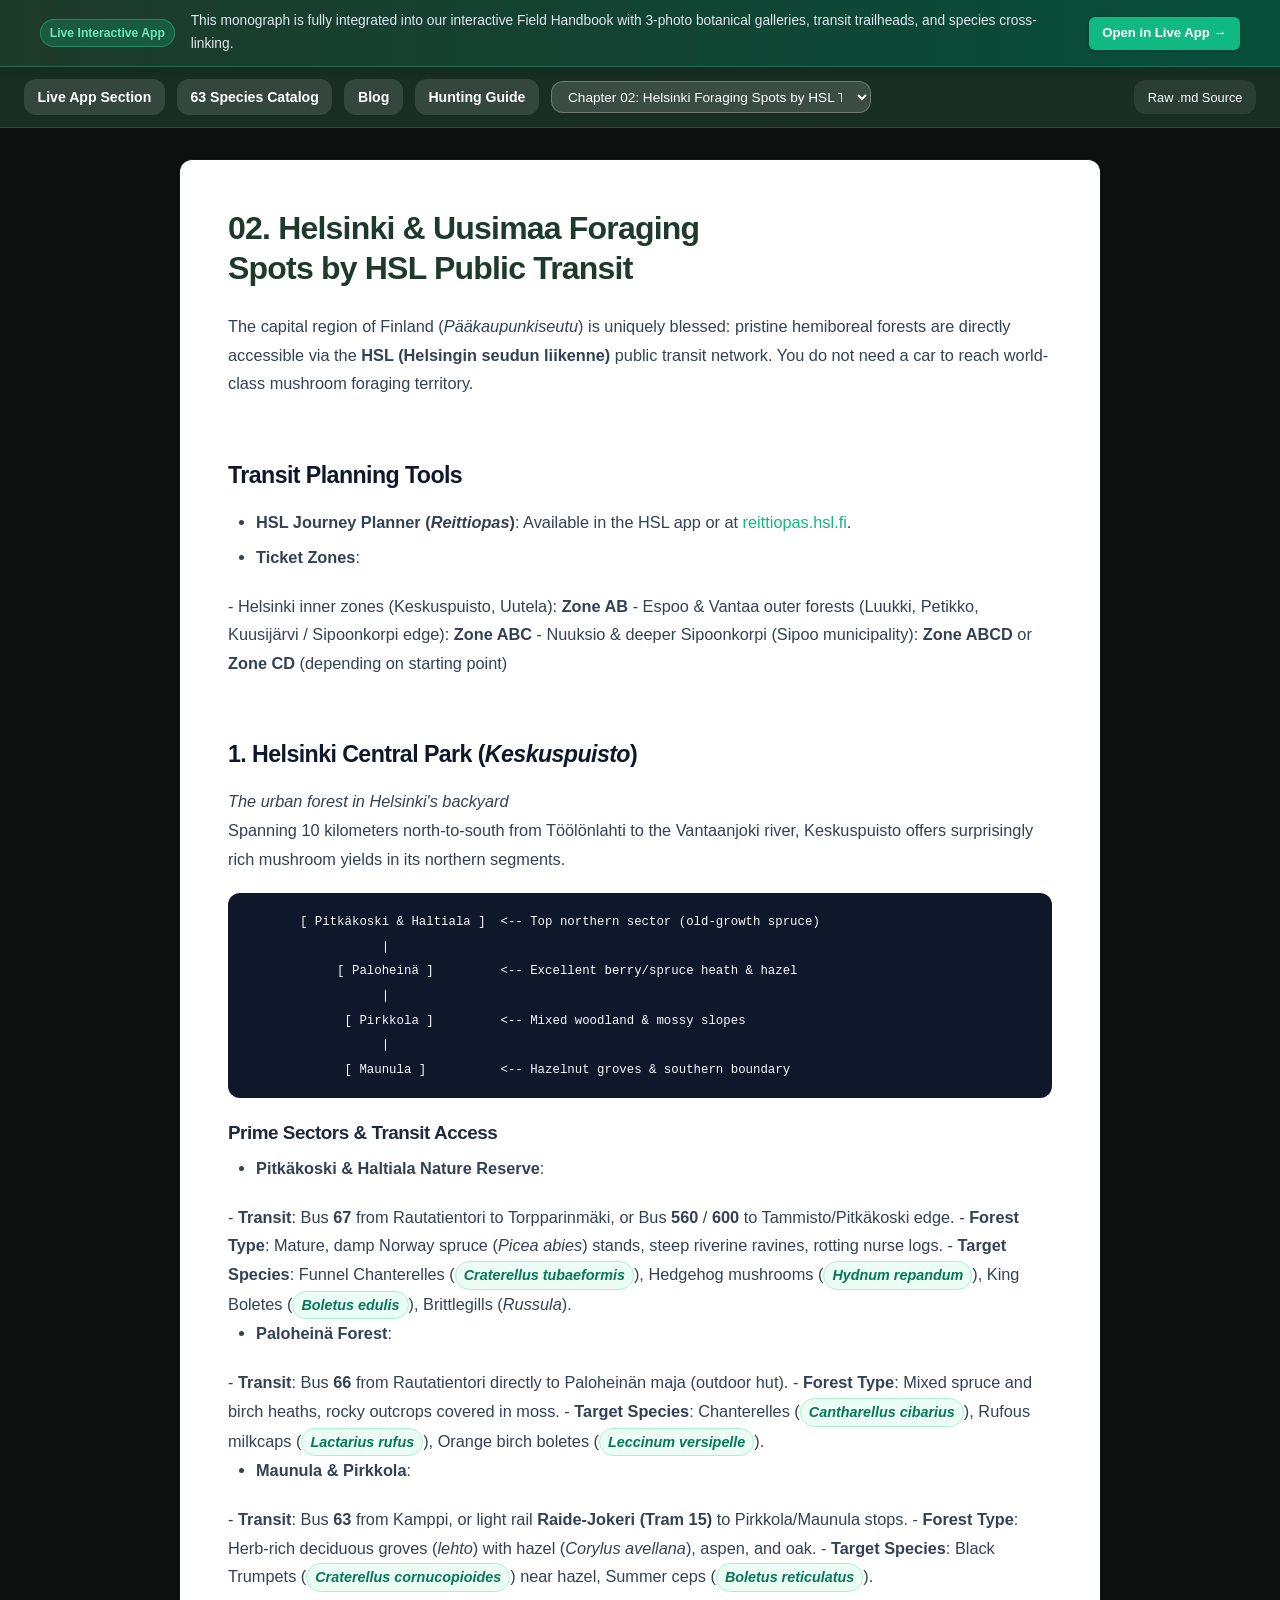
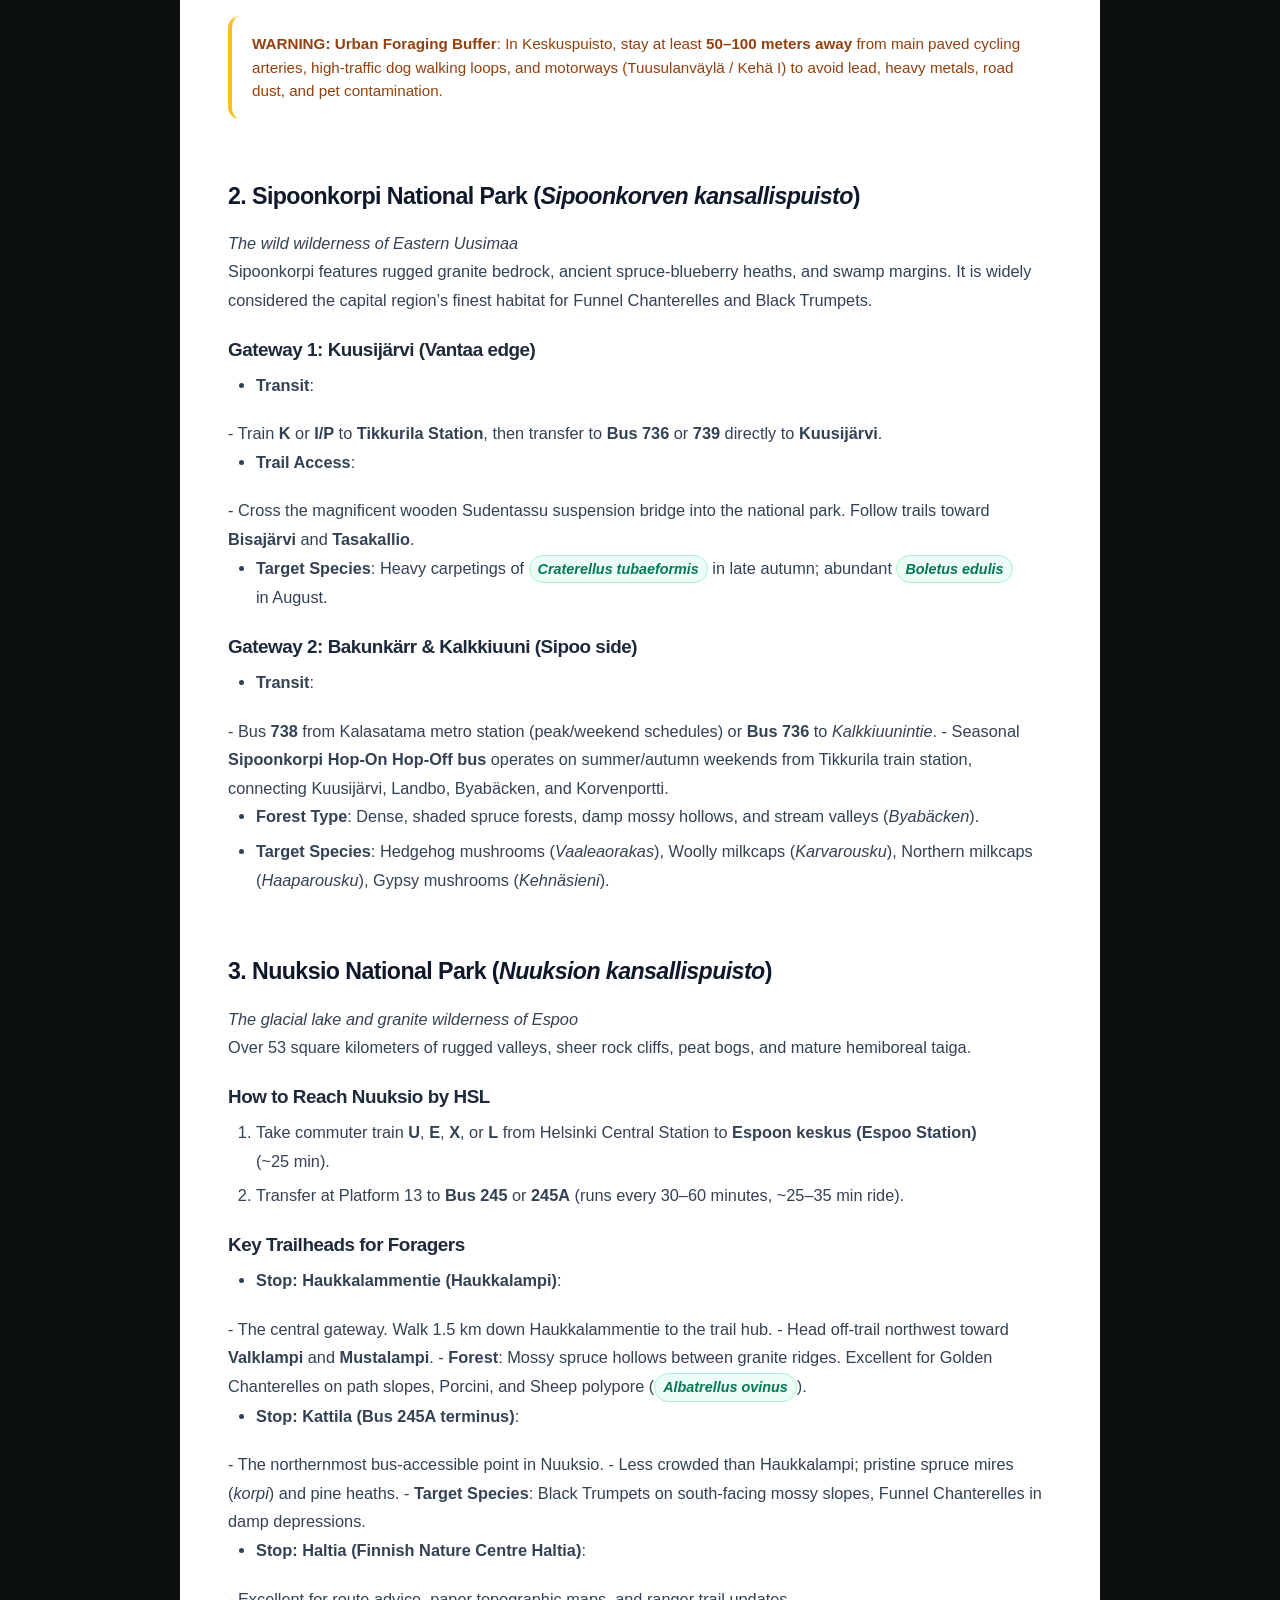
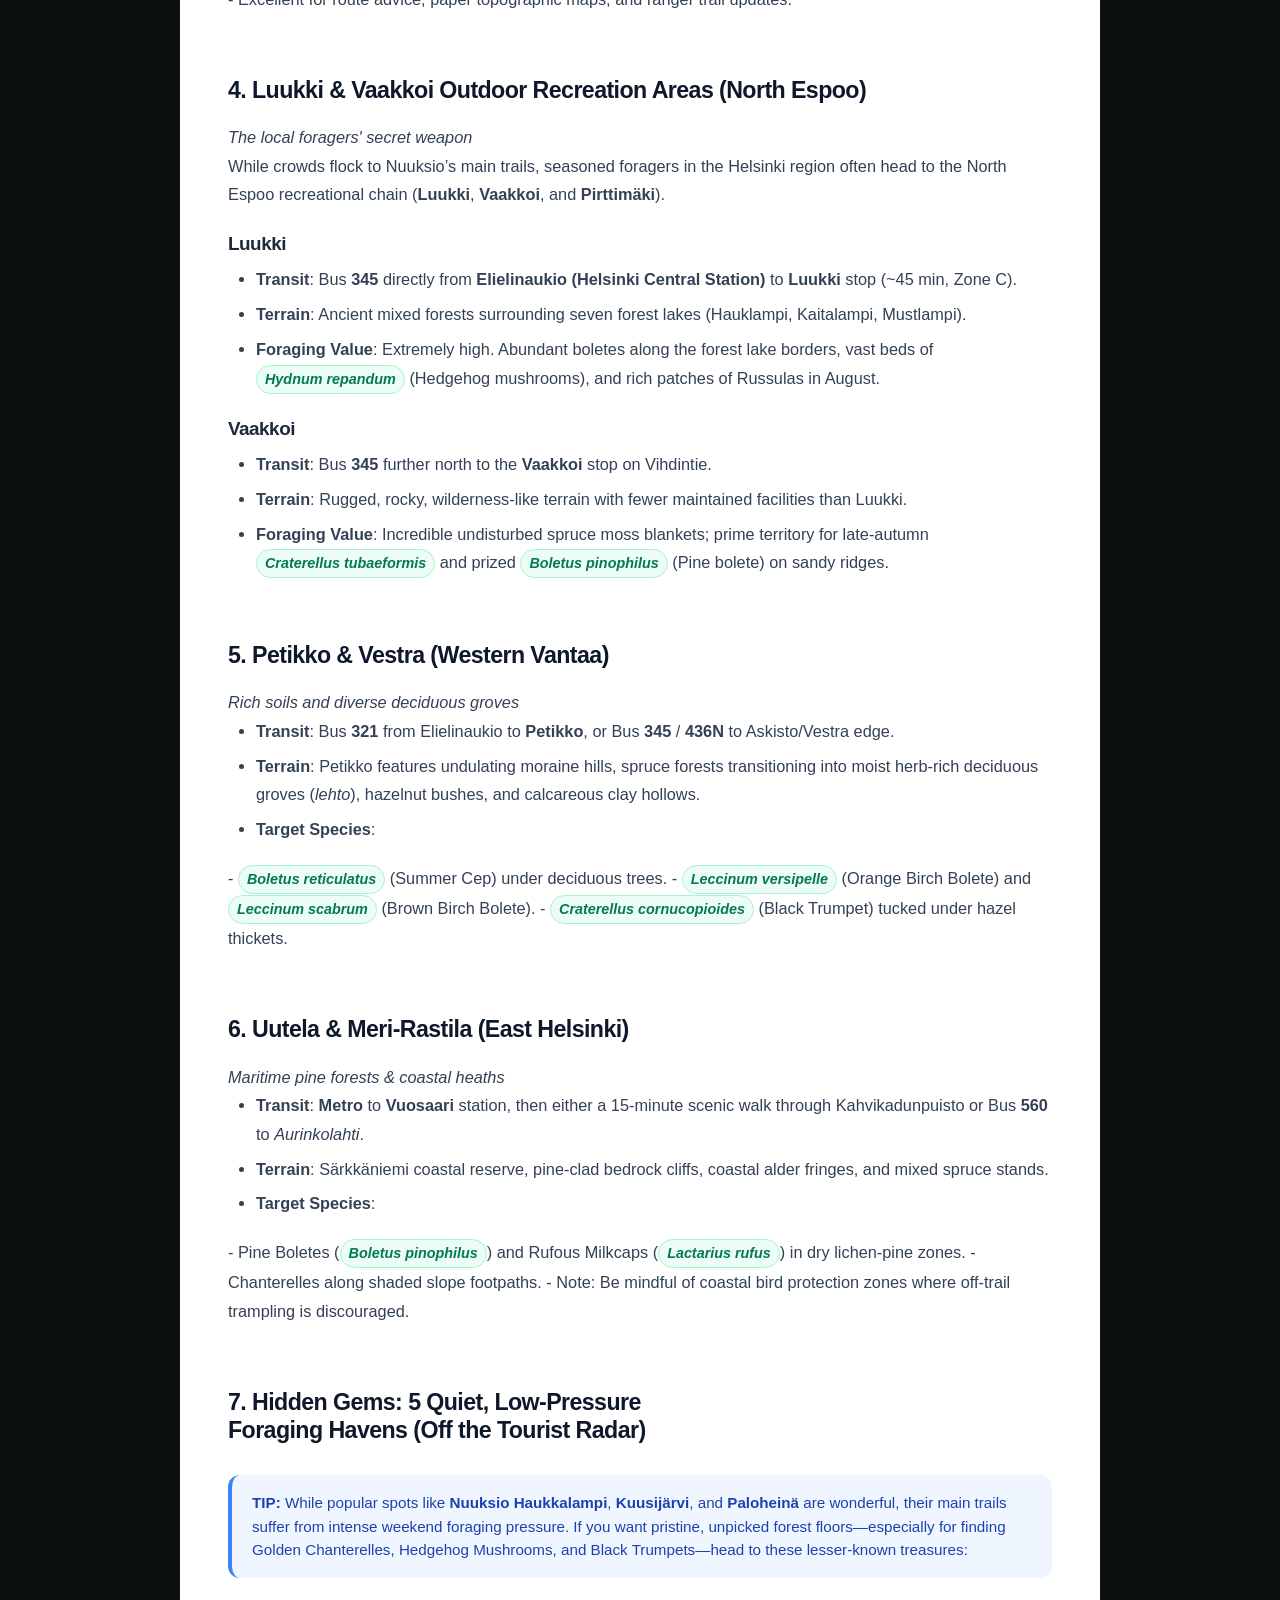
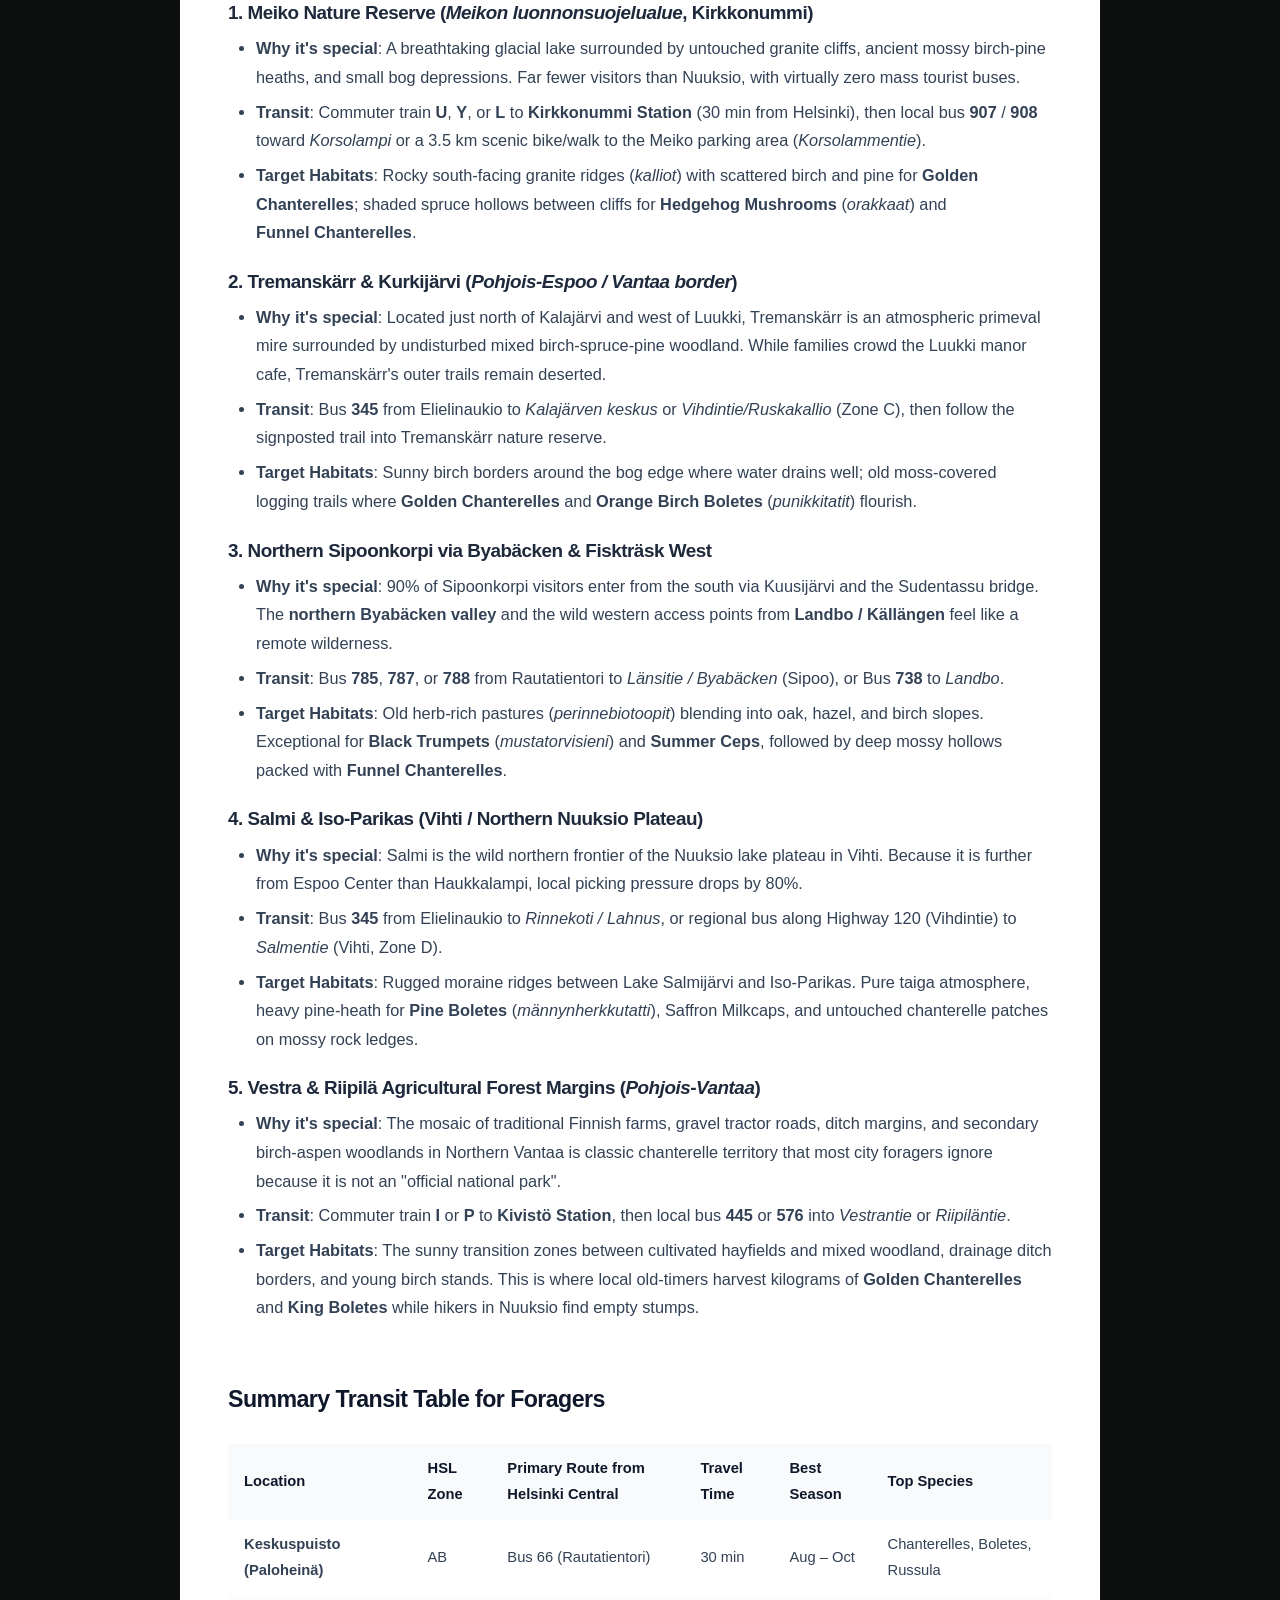
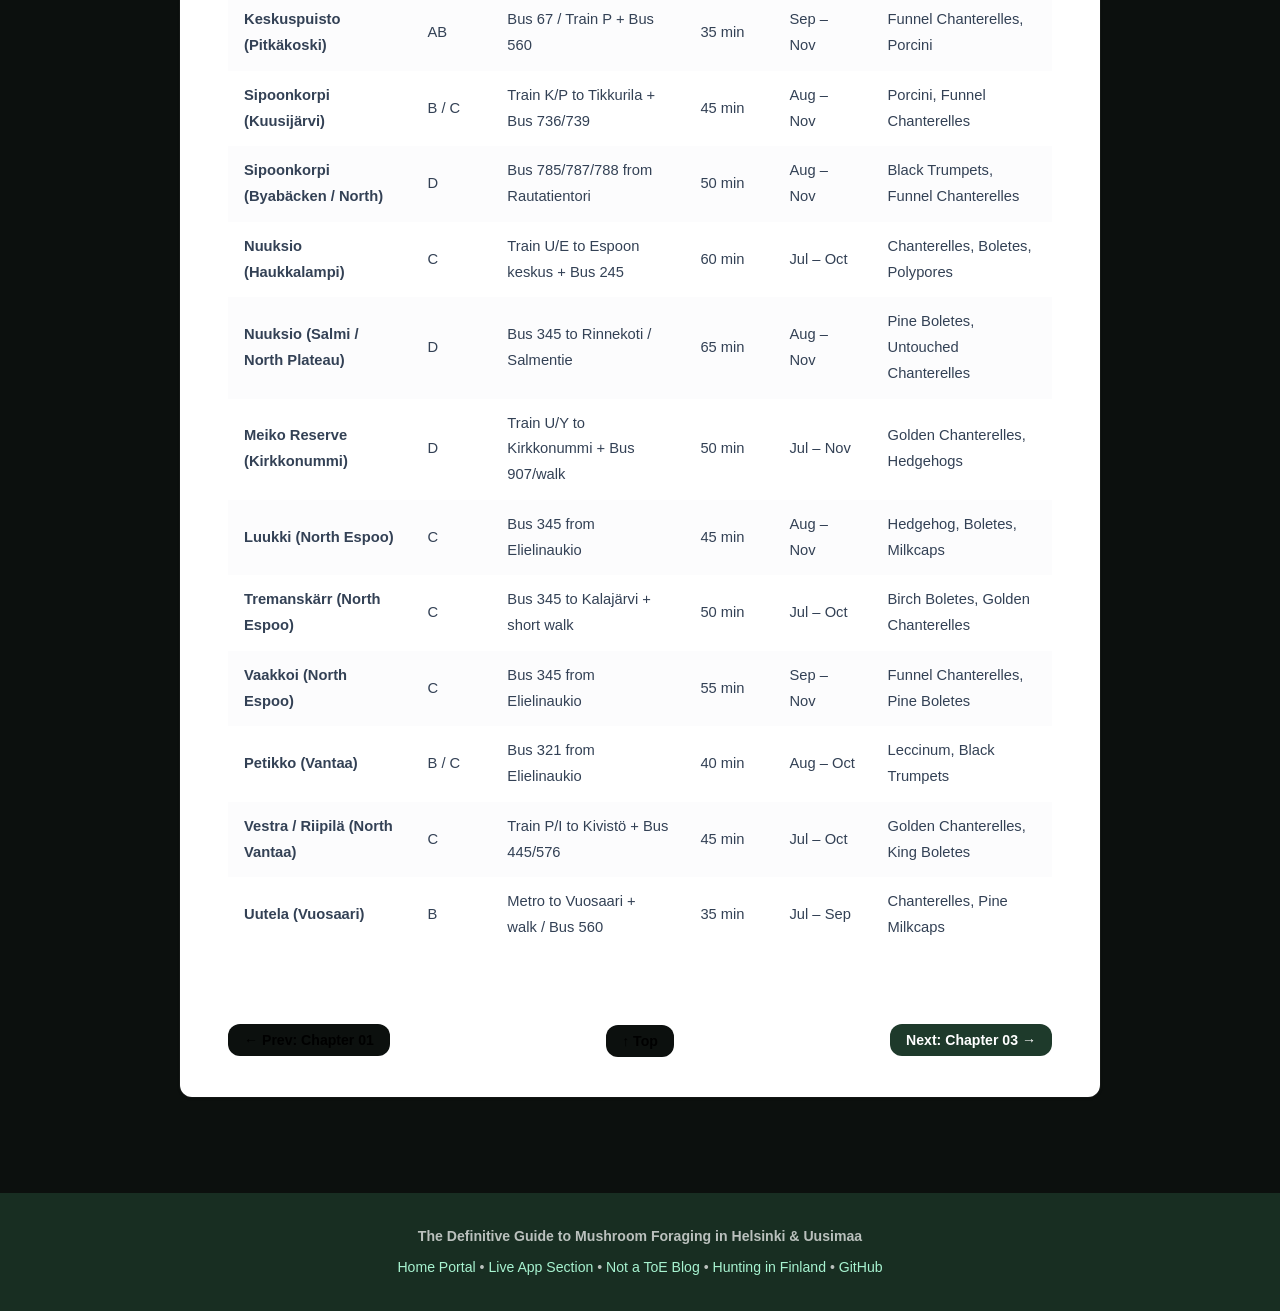
<file: docs/02_helsinki_transit_spots_guide.html>
<!DOCTYPE html>
<html lang="en">
<head>
  <meta charset="UTF-8">
  <meta name="viewport" content="width=device-width, initial-scale=1.0">
  <title>Helsinki Foraging Spots by HSL Transit (Zone A–D) | Helsinki Mushroom Guide</title>
  <link rel="stylesheet" href="../styles.css">
  <style>
    body {
      background-color: var(--bg);
      color: var(--text-main);
      min-height: 100vh;
      display: flex;
      flex-direction: column;
      font-family: -apple-system, BlinkMacSystemFont, "Segoe UI", Roboto, Helvetica, Arial, "PingFang SC", "Hiragino Sans GB", "Microsoft YaHei", sans-serif;
    }
    .doc-live-banner {
      background: linear-gradient(90deg, #1e3a2b 0%, #064e3b 100%);
      color: #ffffff;
      padding: 0.65rem 1.25rem;
      border-bottom: 1px solid rgba(52, 211, 153, 0.3);
      position: sticky;
      top: 0;
      z-index: 101;
      box-shadow: 0 2px 8px rgba(0,0,0,0.15);
    }
    .doc-live-banner-inner {
      max-width: 1200px;
      margin: 0 auto;
      display: flex;
      align-items: center;
      justify-content: space-between;
      gap: 1rem;
      flex-wrap: wrap;
    }
    .banner-badge {
      background: rgba(16, 185, 129, 0.25);
      color: #6ee7b7;
      font-size: 0.76rem;
      font-weight: 700;
      padding: 0.2rem 0.55rem;
      border-radius: 9999px;
      border: 1px solid rgba(52, 211, 153, 0.4);
      white-space: nowrap;
    }
    .banner-text {
      font-size: 0.86rem;
      color: #e2e8f0;
      flex: 1;
      min-width: 260px;
    }
    .banner-cta {
      background: #10b981;
      color: #ffffff;
      font-weight: 700;
      font-size: 0.82rem;
      text-decoration: none;
      padding: 0.35rem 0.85rem;
      border-radius: 6px;
      white-space: nowrap;
      transition: all 0.15s ease;
      box-shadow: 0 1px 3px rgba(0,0,0,0.2);
    }
    .banner-cta:hover {
      background: #059669;
      transform: translateY(-1px);
    }
    .doc-sticky-header {
      background: #182e22;
      backdrop-filter: blur(12px);
      border-bottom: 1px solid rgba(255, 255, 255, 0.12);
      padding: 0.75rem 1.5rem;
      display: flex;
      align-items: center;
      justify-content: space-between;
      gap: 1rem;
      flex-wrap: wrap;
    }
    .doc-nav-left {
      display: flex;
      align-items: center;
      gap: 0.75rem;
      flex-wrap: wrap;
    }
    .doc-btn-back {
      color: #fff;
      text-decoration: none;
      display: inline-flex;
      align-items: center;
      gap: 0.4rem;
      font-weight: 600;
      font-size: 0.88rem;
      padding: 0.4rem 0.85rem;
      background: rgba(255, 255, 255, 0.12);
      border-radius: var(--radius);
      transition: all 0.2s ease;
    }
    .doc-btn-back:hover {
      background: #2d5a42;
      color: #fff;
      transform: translateX(-2px);
    }
    .doc-select {
      background: rgba(255, 255, 255, 0.15);
      color: #fff;
      border: 1px solid rgba(255, 255, 255, 0.25);
      padding: 0.4rem 0.75rem;
      border-radius: var(--radius);
      font-size: 0.85rem;
      cursor: pointer;
      outline: none;
      max-width: 320px;
    }
    .doc-select option {
      background: #182e22;
      color: #fff;
    }
    .doc-main-container {
      max-width: 960px;
      margin: 2rem auto;
      padding: 0 1.25rem 4rem;
      flex: 1;
      width: 100%;
    }
    .doc-card {
      background: #ffffff;
      border-radius: var(--radius);
      padding: 2.5rem 3rem;
      box-shadow: var(--shadow);
      border: 1px solid var(--border);
    }
    .doc-content-area {
      line-height: 1.75;
      font-size: 1.02rem;
      color: #334155;
    }
    .doc-content-area h1 {
      font-size: 2rem;
      color: #1e3a2b;
      margin-top: 0.5rem;
      margin-bottom: 1rem;
      line-height: 1.25;
      border-bottom: 2px solid var(--border);
      padding-bottom: 0.5rem;
    }
    .doc-content-area h2 {
      font-size: 1.45rem;
      color: #0f172a;
      margin-top: 2rem;
      margin-bottom: 0.75rem;
      border-bottom: 1px solid var(--border);
      padding-bottom: 0.4rem;
    }
    .doc-content-area h3 {
      font-size: 1.18rem;
      color: #1e293b;
      margin-top: 1.5rem;
      margin-bottom: 0.6rem;
    }
    .doc-content-area p {
      margin-bottom: 1rem;
    }
    .doc-content-area ul, .doc-content-area ol {
      margin-bottom: 1.25rem;
      padding-left: 1.75rem;
    }
    .doc-content-area li {
      margin-bottom: 0.4rem;
    }
    .table-container {
      width: 100%;
      overflow-x: auto;
      margin: 1.5rem 0;
    }
    table {
      width: 100%;
      border-collapse: collapse;
      font-size: 0.92rem;
    }
    th, td {
      border: 1px solid var(--border);
      padding: 0.75rem 1rem;
      text-align: left;
    }
    th {
      background: #f8fafc;
      font-weight: 700;
      color: #0f172a;
    }
    tr:nth-child(even) td {
      background: #fcfcfd;
    }
    .reader-alert {
      padding: 1rem 1.25rem;
      border-radius: var(--radius);
      margin: 1.5rem 0;
      font-size: 0.95rem;
      line-height: 1.55;
    }
    .reader-alert.note {
      background-color: #eff6ff;
      border-left: 4px solid #3b82f6;
      color: #1e40af;
    }
    .reader-alert.warning {
      background-color: var(--warning-light);
      border-left: 4px solid var(--warning);
      color: #92400e;
    }
    .reader-alert.danger {
      background-color: var(--danger-light);
      border-left: 4px solid var(--danger);
      color: #991b1b;
    }
    .reader-figure {
      margin: 1.5rem 0;
      text-align: center;
    }
    .reader-figure img {
      max-width: 100%;
      border-radius: 8px;
      box-shadow: 0 4px 6px -1px rgba(0,0,0,0.1);
    }
    .reader-figure figcaption {
      margin-top: 0.5rem;
      font-size: 0.85rem;
      color: var(--text-muted);
      font-style: italic;
    }
    .inline-species-chip {
      display: inline-flex;
      align-items: center;
      gap: 0.25rem;
      background: #ecfdf5;
      color: #047857;
      border: 1px solid #a7f3d0;
      padding: 0.05rem 0.5rem;
      border-radius: 9999px;
      font-size: 0.88em;
      text-decoration: none;
      font-weight: 600;
      transition: all 0.15s ease;
      vertical-align: baseline;
      white-space: nowrap;
    }
    .inline-species-chip:hover {
      background: #10b981;
      color: #ffffff;
      border-color: #10b981;
      transform: translateY(-1px);
    }
    .inline-chapter-link {
      color: #047857;
      font-weight: 600;
      text-decoration: underline;
    }
    .inline-chapter-link:hover {
      color: #065f46;
    }
    pre {
      background: #0f172a;
      color: #f8fafc;
      padding: 1rem 1.25rem;
      border-radius: var(--radius);
      overflow-x: auto;
      font-size: 0.88rem;
      margin: 1.25rem 0;
    }
    code {
      font-family: ui-monospace, SFMono-Regular, Menlo, Monaco, Consolas, monospace;
      background: rgba(0,0,0,0.06);
      padding: 0.15rem 0.35rem;
      border-radius: 4px;
      font-size: 0.88em;
    }
    pre code {
      background: transparent;
      padding: 0;
    }
    blockquote {
      border-left: 4px solid #2d5a42;
      padding-left: 1rem;
      margin: 1.25rem 0;
      color: var(--text-muted);
      font-style: italic;
    }
    hr {
      border: 0;
      border-top: 1px solid var(--border);
      margin: 2rem 0;
    }
    .doc-footer-nav {
      display: flex;
      justify-content: space-between;
      align-items: center;
      margin-top: 3rem;
      padding-top: 1.5rem;
      border-top: 1px solid var(--border);
      flex-wrap: wrap;
      gap: 1rem;
    }
    .doc-nav-btn {
      padding: 0.5rem 1rem;
      border-radius: var(--radius);
      font-weight: 600;
      font-size: 0.88rem;
      text-decoration: none;
      background: var(--bg);
      border: 1px solid var(--border);
      color: var(--text-main);
      transition: all 0.2s ease;
    }
    .doc-nav-btn:hover {
      background: #2d5a42;
      color: #fff;
    }
    .doc-nav-btn.primary {
      background: #1e3a2b;
      color: #fff;
    }
    .doc-nav-btn.primary:hover {
      background: #2d5a42;
    }
    @media (max-width: 768px) {
      .doc-card {
        padding: 1.5rem;
      }
      .doc-content-area h1 {
        font-size: 1.5rem;
      }
      .doc-select {
        max-width: 100%;
        width: 100%;
      }
    }
  </style>
</head>
<body>

  <!-- Sticky Live App Banner -->
  <aside class="doc-live-banner" aria-label="Interactive Version Available">
    <div class="doc-live-banner-inner">
      <span class="banner-badge">Live Interactive App</span>
      <span class="banner-text">This monograph is fully integrated into our interactive Field Handbook with 3-photo botanical galleries, transit trailheads, and species cross-linking.</span>
      <a href="../index.html#/spots" class="banner-cta">Open in Live App →</a>
    </div>
  </aside>

  <!-- Sticky Header Bar -->
  <header class="doc-sticky-header">
    <div class="doc-nav-left">
      <a href="../index.html#/spots" class="doc-btn-back">Live App Section</a>
      <a href="../index.html#/catalog" class="doc-btn-back">63 Species Catalog</a>
      <a href="https://powerpig99.github.io/not-a-toe/" class="doc-btn-back" target="_blank" rel="noopener" title="Author Blog (Not a ToE)">Blog</a>
      <a href="https://powerpig99.github.io/hunting-in-finland/" class="doc-btn-back" target="_blank" rel="noopener" title="Companion Guide: Hunting in Finland">Hunting Guide</a>
      <select class="doc-select" onchange="if(this.value) window.location.href=this.value" aria-label="Jump to Chapter">
        
    <option value="01_legal_and_ethics.html" >
      Chapter 01: Legal Rights, Nature Protection & Forest Safety
    </option>
  
    <option value="02_helsinki_transit_spots_guide.html" selected>
      Chapter 02: Helsinki Foraging Spots by HSL Transit (Zone A–D)
    </option>
  
    <option value="03_seasonal_calendar_and_habitats.html" >
      Chapter 03: Seasonal Calendar, Habitats & The Chanterelle Dilemma
    </option>
  
    <option value="04_deadly_and_toxic_species.html" >
      Chapter 04: Deadly & Toxic Species Survival Manual
    </option>
  
    <option value="05_beginner_safe_species.html" >
      Chapter 05: The "Safe Five" Beginner Species
    </option>
  
    <option value="06_intermediate_and_advanced.html" >
      Chapter 06: Intermediate & Advanced Gourmet Species
    </option>
  
    <option value="07_preservation_and_recipes.html" >
      Chapter 07: Preservation & Authentic Finnish Recipes
    </option>
  
    <option value="08_expanded_edible_species_index.html" >
      Chapter 08: Master Index: 50+ Wild Edible Mushrooms of Finland
    </option>
  
    <option value="09_reishi_in_helsinki.html" >
      Chapter 09: Wild Reishi in Helsinki: Occurrence, Wetland Habitats, Host Trees & Lookalike Defense
    </option>
  
    <option value="cooking_and_recipes_zh.html" >
      Special Guide: Chinese Wild Mushroom Culinary Mastery & Cross-Culture Recipes
    </option>
  
      </select>
    </div>
    <div>
      <a href="02_helsinki_transit_spots_guide.md" class="doc-btn-back" target="_blank" style="background:rgba(255,255,255,0.08); font-weight:normal; font-size:0.8rem;">Raw .md Source</a>
    </div>
  </header>

  <!-- Main Content -->
  <main class="doc-main-container">
    <article class="doc-card">
      <div class="doc-content-area">
        <h1>02. Helsinki & Uusimaa Foraging Spots by HSL Public Transit</h1>

<p>The capital region of Finland (<em>Pääkaupunkiseutu</em>) is uniquely blessed: pristine hemiboreal forests are directly accessible via the <strong>HSL (Helsingin seudun liikenne)</strong> public transit network. You do not need a car to reach world-class mushroom foraging territory.</p>

<hr>

<h2>Transit Planning Tools</h2>
<ul>
  <li><strong>HSL Journey Planner (<em>Reittiopas</em>)</strong>: Available in the HSL app or at <a href="https://reittiopas.hsl.fi" target="_blank" rel="noopener noreferrer">reittiopas.hsl.fi</a>.</li>
  <li><strong>Ticket Zones</strong>:</li>
</ul>
  - Helsinki inner zones (Keskuspuisto, Uutela): <strong>Zone AB</strong>
  - Espoo & Vantaa outer forests (Luukki, Petikko, Kuusijärvi / Sipoonkorpi edge): <strong>Zone ABC</strong>
  - Nuuksio & deeper Sipoonkorpi (Sipoo municipality): <strong>Zone ABCD</strong> or <strong>Zone CD</strong> (depending on starting point)

<hr>

<h2>1. Helsinki Central Park (<em>Keskuspuisto</em>)</h2>
<em>The urban forest in Helsinki's backyard</em>

<p>Spanning 10 kilometers north-to-south from Töölönlahti to the Vantaanjoki river, Keskuspuisto offers surprisingly rich mushroom yields in its northern segments.</p>

<pre><code class="language-text">       [ Pitkäkoski &amp; Haltiala ]  &lt;-- Top northern sector (old-growth spruce)
                  |
            [ Paloheinä ]         &lt;-- Excellent berry/spruce heath &amp; hazel
                  |
             [ Pirkkola ]         &lt;-- Mixed woodland &amp; mossy slopes
                  |
             [ Maunula ]          &lt;-- Hazelnut groves &amp; southern boundary
</code></pre>

<h3>Prime Sectors & Transit Access</h3>
<ul>
  <li><strong>Pitkäkoski & Haltiala Nature Reserve</strong>:</li>
</ul>
  - <strong>Transit</strong>: Bus <strong>67</strong> from Rautatientori to Torpparinmäki, or Bus <strong>560</strong> / <strong>600</strong> to Tammisto/Pitkäkoski edge.
  - <strong>Forest Type</strong>: Mature, damp Norway spruce (<em>Picea abies</em>) stands, steep riverine ravines, rotting nurse logs.
  - <strong>Target Species</strong>: Funnel Chanterelles (<a href="../index.html#/mushroom/craterellus_tubaeformis" class="inline-species-chip" title="View identification guide in live app"><span class="chip-title"><em>Craterellus tubaeformis</em></span></a>), Hedgehog mushrooms (<a href="../index.html#/mushroom/hydnum_repandum" class="inline-species-chip" title="View identification guide in live app"><span class="chip-title"><em>Hydnum repandum</em></span></a>), King Boletes (<a href="../index.html#/mushroom/boletus_edulis" class="inline-species-chip" title="View identification guide in live app"><span class="chip-title"><em>Boletus edulis</em></span></a>), Brittlegills (<em>Russula</em>).
<ul>
  <li><strong>Paloheinä Forest</strong>:</li>
</ul>
  - <strong>Transit</strong>: Bus <strong>66</strong> from Rautatientori directly to Paloheinän maja (outdoor hut).
  - <strong>Forest Type</strong>: Mixed spruce and birch heaths, rocky outcrops covered in moss.
  - <strong>Target Species</strong>: Chanterelles (<a href="../index.html#/mushroom/cantharellus_cibarius" class="inline-species-chip" title="View identification guide in live app"><span class="chip-title"><em>Cantharellus cibarius</em></span></a>), Rufous milkcaps (<a href="../index.html#/mushroom/lactarius_rufus" class="inline-species-chip" title="View identification guide in live app"><span class="chip-title"><em>Lactarius rufus</em></span></a>), Orange birch boletes (<a href="../index.html#/mushroom/leccinum_versipelle" class="inline-species-chip" title="View identification guide in live app"><span class="chip-title"><em>Leccinum versipelle</em></span></a>).
<ul>
  <li><strong>Maunula & Pirkkola</strong>:</li>
</ul>
  - <strong>Transit</strong>: Bus <strong>63</strong> from Kamppi, or light rail <strong>Raide-Jokeri (Tram 15)</strong> to Pirkkola/Maunula stops.
  - <strong>Forest Type</strong>: Herb-rich deciduous groves (<em>lehto</em>) with hazel (<em>Corylus avellana</em>), aspen, and oak.
  - <strong>Target Species</strong>: Black Trumpets (<a href="../index.html#/mushroom/craterellus_cornucopioides" class="inline-species-chip" title="View identification guide in live app"><span class="chip-title"><em>Craterellus cornucopioides</em></span></a>) near hazel, Summer ceps (<a href="../index.html#/mushroom/boletus_reticulatus" class="inline-species-chip" title="View identification guide in live app"><span class="chip-title"><em>Boletus reticulatus</em></span></a>).

<div class="reader-alert warning"><strong>WARNING:</strong> <strong>Urban Foraging Buffer</strong>: In Keskuspuisto, stay at least <strong>50–100 meters away</strong> from main paved cycling arteries, high-traffic dog walking loops, and motorways (Tuusulanväylä / Kehä I) to avoid lead, heavy metals, road dust, and pet contamination.</div>

<hr>

<h2>2. Sipoonkorpi National Park (<em>Sipoonkorven kansallispuisto</em>)</h2>
<em>The wild wilderness of Eastern Uusimaa</em>

<p>Sipoonkorpi features rugged granite bedrock, ancient spruce-blueberry heaths, and swamp margins. It is widely considered the capital region’s finest habitat for Funnel Chanterelles and Black Trumpets.</p>

<h3>Gateway 1: Kuusijärvi (Vantaa edge)</h3>
<ul>
  <li><strong>Transit</strong>:</li>
</ul>
  - Train <strong>K</strong> or <strong>I/P</strong> to <strong>Tikkurila Station</strong>, then transfer to <strong>Bus 736</strong> or <strong>739</strong> directly to <strong>Kuusijärvi</strong>.
<ul>
  <li><strong>Trail Access</strong>:</li>
</ul>
  - Cross the magnificent wooden Sudentassu suspension bridge into the national park. Follow trails toward <strong>Bisajärvi</strong> and <strong>Tasakallio</strong>.
<ul>
  <li><strong>Target Species</strong>: Heavy carpetings of <a href="../index.html#/mushroom/craterellus_tubaeformis" class="inline-species-chip" title="View identification guide in live app"><span class="chip-title"><em>Craterellus tubaeformis</em></span></a> in late autumn; abundant <a href="../index.html#/mushroom/boletus_edulis" class="inline-species-chip" title="View identification guide in live app"><span class="chip-title"><em>Boletus edulis</em></span></a> in August.</li>
</ul>

<h3>Gateway 2: Bakunkärr & Kalkkiuuni (Sipoo side)</h3>
<ul>
  <li><strong>Transit</strong>:</li>
</ul>
  - Bus <strong>738</strong> from Kalasatama metro station (peak/weekend schedules) or <strong>Bus 736</strong> to <em>Kalkkiuunintie</em>.
  - Seasonal <strong>Sipoonkorpi Hop-On Hop-Off bus</strong> operates on summer/autumn weekends from Tikkurila train station, connecting Kuusijärvi, Landbo, Byabäcken, and Korvenportti.
<ul>
  <li><strong>Forest Type</strong>: Dense, shaded spruce forests, damp mossy hollows, and stream valleys (<em>Byabäcken</em>).</li>
  <li><strong>Target Species</strong>: Hedgehog mushrooms (<em>Vaaleaorakas</em>), Woolly milkcaps (<em>Karvarousku</em>), Northern milkcaps (<em>Haaparousku</em>), Gypsy mushrooms (<em>Kehnäsieni</em>).</li>
</ul>

<hr>

<h2>3. Nuuksio National Park (<em>Nuuksion kansallispuisto</em>)</h2>
<em>The glacial lake and granite wilderness of Espoo</em>

<p>Over 53 square kilometers of rugged valleys, sheer rock cliffs, peat bogs, and mature hemiboreal taiga.</p>

<h3>How to Reach Nuuksio by HSL</h3>
<ol>
  <li>Take commuter train <strong>U</strong>, <strong>E</strong>, <strong>X</strong>, or <strong>L</strong> from Helsinki Central Station to <strong>Espoon keskus (Espoo Station)</strong> (~25 min).</li>
  <li>Transfer at Platform 13 to <strong>Bus 245</strong> or <strong>245A</strong> (runs every 30–60 minutes, ~25–35 min ride).</li>
</ol>

<h3>Key Trailheads for Foragers</h3>
<ul>
  <li><strong>Stop: Haukkalammentie (Haukkalampi)</strong>:</li>
</ul>
  - The central gateway. Walk 1.5 km down Haukkalammentie to the trail hub.
  - Head off-trail northwest toward <strong>Valklampi</strong> and <strong>Mustalampi</strong>.
  - <strong>Forest</strong>: Mossy spruce hollows between granite ridges. Excellent for Golden Chanterelles on path slopes, Porcini, and Sheep polypore (<a href="../index.html#/mushroom/albatrellus_ovinus" class="inline-species-chip" title="View identification guide in live app"><span class="chip-title"><em>Albatrellus ovinus</em></span></a>).
<ul>
  <li><strong>Stop: Kattila (Bus 245A terminus)</strong>:</li>
</ul>
  - The northernmost bus-accessible point in Nuuksio.
  - Less crowded than Haukkalampi; pristine spruce mires (<em>korpi</em>) and pine heaths.
  - <strong>Target Species</strong>: Black Trumpets on south-facing mossy slopes, Funnel Chanterelles in damp depressions.
<ul>
  <li><strong>Stop: Haltia (Finnish Nature Centre Haltia)</strong>:</li>
</ul>
  - Excellent for route advice, paper topographic maps, and ranger trail updates.

<hr>

<h2>4. Luukki & Vaakkoi Outdoor Recreation Areas (North Espoo)</h2>
<em>The local foragers' secret weapon</em>

<p>While crowds flock to Nuuksio’s main trails, seasoned foragers in the Helsinki region often head to the North Espoo recreational chain (<strong>Luukki</strong>, <strong>Vaakkoi</strong>, and <strong>Pirttimäki</strong>).</p>

<h3>Luukki</h3>
<ul>
  <li><strong>Transit</strong>: Bus <strong>345</strong> directly from <strong>Elielinaukio (Helsinki Central Station)</strong> to <strong>Luukki</strong> stop (~45 min, Zone C).</li>
  <li><strong>Terrain</strong>: Ancient mixed forests surrounding seven forest lakes (Hauklampi, Kaitalampi, Mustlampi).</li>
  <li><strong>Foraging Value</strong>: Extremely high. Abundant boletes along the forest lake borders, vast beds of <a href="../index.html#/mushroom/hydnum_repandum" class="inline-species-chip" title="View identification guide in live app"><span class="chip-title"><em>Hydnum repandum</em></span></a> (Hedgehog mushrooms), and rich patches of Russulas in August.</li>
</ul>

<h3>Vaakkoi</h3>
<ul>
  <li><strong>Transit</strong>: Bus <strong>345</strong> further north to the <strong>Vaakkoi</strong> stop on Vihdintie.</li>
  <li><strong>Terrain</strong>: Rugged, rocky, wilderness-like terrain with fewer maintained facilities than Luukki.</li>
  <li><strong>Foraging Value</strong>: Incredible undisturbed spruce moss blankets; prime territory for late-autumn <a href="../index.html#/mushroom/craterellus_tubaeformis" class="inline-species-chip" title="View identification guide in live app"><span class="chip-title"><em>Craterellus tubaeformis</em></span></a> and prized <a href="../index.html#/mushroom/boletus_pinophilus" class="inline-species-chip" title="View identification guide in live app"><span class="chip-title"><em>Boletus pinophilus</em></span></a> (Pine bolete) on sandy ridges.</li>
</ul>

<hr>

<h2>5. Petikko & Vestra (Western Vantaa)</h2>
<em>Rich soils and diverse deciduous groves</em>

<ul>
  <li><strong>Transit</strong>: Bus <strong>321</strong> from Elielinaukio to <strong>Petikko</strong>, or Bus <strong>345</strong> / <strong>436N</strong> to Askisto/Vestra edge.</li>
  <li><strong>Terrain</strong>: Petikko features undulating moraine hills, spruce forests transitioning into moist herb-rich deciduous groves (<em>lehto</em>), hazelnut bushes, and calcareous clay hollows.</li>
  <li><strong>Target Species</strong>:</li>
</ul>
  - <a href="../index.html#/mushroom/boletus_reticulatus" class="inline-species-chip" title="View identification guide in live app"><span class="chip-title"><em>Boletus reticulatus</em></span></a> (Summer Cep) under deciduous trees.
  - <a href="../index.html#/mushroom/leccinum_versipelle" class="inline-species-chip" title="View identification guide in live app"><span class="chip-title"><em>Leccinum versipelle</em></span></a> (Orange Birch Bolete) and <a href="../index.html#/mushroom/leccinum_scabrum" class="inline-species-chip" title="View identification guide in live app"><span class="chip-title"><em>Leccinum scabrum</em></span></a> (Brown Birch Bolete).
  - <a href="../index.html#/mushroom/craterellus_cornucopioides" class="inline-species-chip" title="View identification guide in live app"><span class="chip-title"><em>Craterellus cornucopioides</em></span></a> (Black Trumpet) tucked under hazel thickets.

<hr>

<h2>6. Uutela & Meri-Rastila (East Helsinki)</h2>
<em>Maritime pine forests & coastal heaths</em>

<ul>
  <li><strong>Transit</strong>: <strong>Metro</strong> to <strong>Vuosaari</strong> station, then either a 15-minute scenic walk through Kahvikadunpuisto or Bus <strong>560</strong> to <em>Aurinkolahti</em>.</li>
  <li><strong>Terrain</strong>: Särkkäniemi coastal reserve, pine-clad bedrock cliffs, coastal alder fringes, and mixed spruce stands.</li>
  <li><strong>Target Species</strong>:</li>
</ul>
  - Pine Boletes (<a href="../index.html#/mushroom/boletus_pinophilus" class="inline-species-chip" title="View identification guide in live app"><span class="chip-title"><em>Boletus pinophilus</em></span></a>) and Rufous Milkcaps (<a href="../index.html#/mushroom/lactarius_rufus" class="inline-species-chip" title="View identification guide in live app"><span class="chip-title"><em>Lactarius rufus</em></span></a>) in dry lichen-pine zones.
  - Chanterelles along shaded slope footpaths.
  - Note: Be mindful of coastal bird protection zones where off-trail trampling is discouraged.

<hr>

<h2>7. Hidden Gems: 5 Quiet, Low-Pressure Foraging Havens (Off the Tourist Radar)</h2>

<div class="reader-alert note"><strong>TIP:</strong> While popular spots like <strong>Nuuksio Haukkalampi</strong>, <strong>Kuusijärvi</strong>, and <strong>Paloheinä</strong> are wonderful, their main trails suffer from intense weekend foraging pressure. If you want pristine, unpicked forest floors—especially for finding Golden Chanterelles, Hedgehog Mushrooms, and Black Trumpets—head to these lesser-known treasures:</div>

<h3>1. Meiko Nature Reserve (<em>Meikon luonnonsuojelualue</em>, Kirkkonummi)</h3>
<ul>
  <li><strong>Why it's special</strong>: A breathtaking glacial lake surrounded by untouched granite cliffs, ancient mossy birch-pine heaths, and small bog depressions. Far fewer visitors than Nuuksio, with virtually zero mass tourist buses.</li>
  <li><strong>Transit</strong>: Commuter train <strong>U</strong>, <strong>Y</strong>, or <strong>L</strong> to <strong>Kirkkonummi Station</strong> (30 min from Helsinki), then local bus <strong>907</strong> / <strong>908</strong> toward <em>Korsolampi</em> or a 3.5 km scenic bike/walk to the Meiko parking area (<em>Korsolammentie</em>).</li>
  <li><strong>Target Habitats</strong>: Rocky south-facing granite ridges (<em>kalliot</em>) with scattered birch and pine for <strong>Golden Chanterelles</strong>; shaded spruce hollows between cliffs for <strong>Hedgehog Mushrooms</strong> (<em>orakkaat</em>) and <strong>Funnel Chanterelles</strong>.</li>
</ul>

<h3>2. Tremanskärr & Kurkijärvi (<em>Pohjois-Espoo / Vantaa border</em>)</h3>
<ul>
  <li><strong>Why it's special</strong>: Located just north of Kalajärvi and west of Luukki, Tremanskärr is an atmospheric primeval mire surrounded by undisturbed mixed birch-spruce-pine woodland. While families crowd the Luukki manor cafe, Tremanskärr's outer trails remain deserted.</li>
  <li><strong>Transit</strong>: Bus <strong>345</strong> from Elielinaukio to <em>Kalajärven keskus</em> or <em>Vihdintie/Ruskakallio</em> (Zone C), then follow the signposted trail into Tremanskärr nature reserve.</li>
  <li><strong>Target Habitats</strong>: Sunny birch borders around the bog edge where water drains well; old moss-covered logging trails where <strong>Golden Chanterelles</strong> and <strong>Orange Birch Boletes</strong> (<em>punikkitatit</em>) flourish.</li>
</ul>

<h3>3. Northern Sipoonkorpi via Byabäcken & Fiskträsk West</h3>
<ul>
  <li><strong>Why it's special</strong>: 90% of Sipoonkorpi visitors enter from the south via Kuusijärvi and the Sudentassu bridge. The <strong>northern Byabäcken valley</strong> and the wild western access points from <strong>Landbo / Källängen</strong> feel like a remote wilderness.</li>
  <li><strong>Transit</strong>: Bus <strong>785</strong>, <strong>787</strong>, or <strong>788</strong> from Rautatientori to <em>Länsitie / Byabäcken</em> (Sipoo), or Bus <strong>738</strong> to <em>Landbo</em>.</li>
  <li><strong>Target Habitats</strong>: Old herb-rich pastures (<em>perinnebiotoopit</em>) blending into oak, hazel, and birch slopes. Exceptional for <strong>Black Trumpets</strong> (<em>mustatorvisieni</em>) and <strong>Summer Ceps</strong>, followed by deep mossy hollows packed with <strong>Funnel Chanterelles</strong>.</li>
</ul>

<h3>4. Salmi & Iso-Parikas (Vihti / Northern Nuuksio Plateau)</h3>
<ul>
  <li><strong>Why it's special</strong>: Salmi is the wild northern frontier of the Nuuksio lake plateau in Vihti. Because it is further from Espoo Center than Haukkalampi, local picking pressure drops by 80%.</li>
  <li><strong>Transit</strong>: Bus <strong>345</strong> from Elielinaukio to <em>Rinnekoti / Lahnus</em>, or regional bus along Highway 120 (Vihdintie) to <em>Salmentie</em> (Vihti, Zone D).</li>
  <li><strong>Target Habitats</strong>: Rugged moraine ridges between Lake Salmijärvi and Iso-Parikas. Pure taiga atmosphere, heavy pine-heath for <strong>Pine Boletes</strong> (<em>männynherkkutatti</em>), Saffron Milkcaps, and untouched chanterelle patches on mossy rock ledges.</li>
</ul>

<h3>5. Vestra & Riipilä Agricultural Forest Margins (<em>Pohjois-Vantaa</em>)</h3>
<ul>
  <li><strong>Why it's special</strong>: The mosaic of traditional Finnish farms, gravel tractor roads, ditch margins, and secondary birch-aspen woodlands in Northern Vantaa is classic chanterelle territory that most city foragers ignore because it is not an "official national park".</li>
  <li><strong>Transit</strong>: Commuter train <strong>I</strong> or <strong>P</strong> to <strong>Kivistö Station</strong>, then local bus <strong>445</strong> or <strong>576</strong> into <em>Vestrantie</em> or <em>Riipiläntie</em>.</li>
  <li><strong>Target Habitats</strong>: The sunny transition zones between cultivated hayfields and mixed woodland, drainage ditch borders, and young birch stands. This is where local old-timers harvest kilograms of <strong>Golden Chanterelles</strong> and <strong>King Boletes</strong> while hikers in Nuuksio find empty stumps.</li>
</ul>

<hr>

<h2>Summary Transit Table for Foragers</h2>

<div class="table-container"><table><thead><tr><th>Location</th><th>HSL Zone</th><th>Primary Route from Helsinki Central</th><th>Travel Time</th><th>Best Season</th><th>Top Species</th></tr></thead><tbody><tr><td><strong>Keskuspuisto (Paloheinä)</strong></td><td>AB</td><td>Bus 66 (Rautatientori)</td><td>30 min</td><td>Aug – Oct</td><td>Chanterelles, Boletes, Russula</td></tr><tr><td><strong>Keskuspuisto (Pitkäkoski)</strong></td><td>AB</td><td>Bus 67 / Train P + Bus 560</td><td>35 min</td><td>Sep – Nov</td><td>Funnel Chanterelles, Porcini</td></tr><tr><td><strong>Sipoonkorpi (Kuusijärvi)</strong></td><td>B / C</td><td>Train K/P to Tikkurila + Bus 736/739</td><td>45 min</td><td>Aug – Nov</td><td>Porcini, Funnel Chanterelles</td></tr><tr><td><strong>Sipoonkorpi (Byabäcken / North)</strong></td><td>D</td><td>Bus 785/787/788 from Rautatientori</td><td>50 min</td><td>Aug – Nov</td><td>Black Trumpets, Funnel Chanterelles</td></tr><tr><td><strong>Nuuksio (Haukkalampi)</strong></td><td>C</td><td>Train U/E to Espoon keskus + Bus 245</td><td>60 min</td><td>Jul – Oct</td><td>Chanterelles, Boletes, Polypores</td></tr><tr><td><strong>Nuuksio (Salmi / North Plateau)</strong></td><td>D</td><td>Bus 345 to Rinnekoti / Salmentie</td><td>65 min</td><td>Aug – Nov</td><td>Pine Boletes, Untouched Chanterelles</td></tr><tr><td><strong>Meiko Reserve (Kirkkonummi)</strong></td><td>D</td><td>Train U/Y to Kirkkonummi + Bus 907/walk</td><td>50 min</td><td>Jul – Nov</td><td>Golden Chanterelles, Hedgehogs</td></tr><tr><td><strong>Luukki (North Espoo)</strong></td><td>C</td><td>Bus 345 from Elielinaukio</td><td>45 min</td><td>Aug – Nov</td><td>Hedgehog, Boletes, Milkcaps</td></tr><tr><td><strong>Tremanskärr (North Espoo)</strong></td><td>C</td><td>Bus 345 to Kalajärvi + short walk</td><td>50 min</td><td>Jul – Oct</td><td>Birch Boletes, Golden Chanterelles</td></tr><tr><td><strong>Vaakkoi (North Espoo)</strong></td><td>C</td><td>Bus 345 from Elielinaukio</td><td>55 min</td><td>Sep – Nov</td><td>Funnel Chanterelles, Pine Boletes</td></tr><tr><td><strong>Petikko (Vantaa)</strong></td><td>B / C</td><td>Bus 321 from Elielinaukio</td><td>40 min</td><td>Aug – Oct</td><td>Leccinum, Black Trumpets</td></tr><tr><td><strong>Vestra / Riipilä (North Vantaa)</strong></td><td>C</td><td>Train P/I to Kivistö + Bus 445/576</td><td>45 min</td><td>Jul – Oct</td><td>Golden Chanterelles, King Boletes</td></tr><tr><td><strong>Uutela (Vuosaari)</strong></td><td>B</td><td>Metro to Vuosaari + walk / Bus 560</td><td>35 min</td><td>Jul – Sep</td><td>Chanterelles, Pine Milkcaps</td></tr></tbody></table></div>
      </div>

      <!-- Navigation Footer -->
      <footer class="doc-footer-nav">
        <div>
          <a href="01_legal_and_ethics.html" class="doc-nav-btn">← Prev: Chapter 01</a>
        </div>
        <div>
          <button onclick="window.scrollTo({top:0, behavior:'smooth'})" class="doc-nav-btn" style="cursor:pointer;">↑ Top</button>
        </div>
        <div>
          <a href="03_seasonal_calendar_and_habitats.html" class="doc-nav-btn primary">Next: Chapter 03 →</a>
        </div>
      </footer>
    </article>
  </main>

  <footer style="background:#182e22; color:rgba(255,255,255,0.7); text-align:center; padding:2rem 1rem; font-size:0.88rem;">
    <p><strong>The Definitive Guide to Mushroom Foraging in Helsinki & Uusimaa</strong></p>
    <p style="margin-top:0.5rem;">
      <a href="../index.html" style="color:#a7f3d0;">Home Portal</a> • 
      <a href="../index.html#/spots" style="color:#a7f3d0;">Live App Section</a> • 
      <a href="https://powerpig99.github.io/not-a-toe/" style="color:#a7f3d0;" target="_blank" rel="noopener">Not a ToE Blog</a> • 
      <a href="https://powerpig99.github.io/hunting-in-finland/" style="color:#a7f3d0;" target="_blank" rel="noopener">Hunting in Finland</a> • 
      <a href="https://github.com/powerpig99/helsinki-mushroom-guide" style="color:#a7f3d0;" target="_blank" rel="noopener">GitHub</a>
    </p>
  </footer>

</body>
</html>
</file>
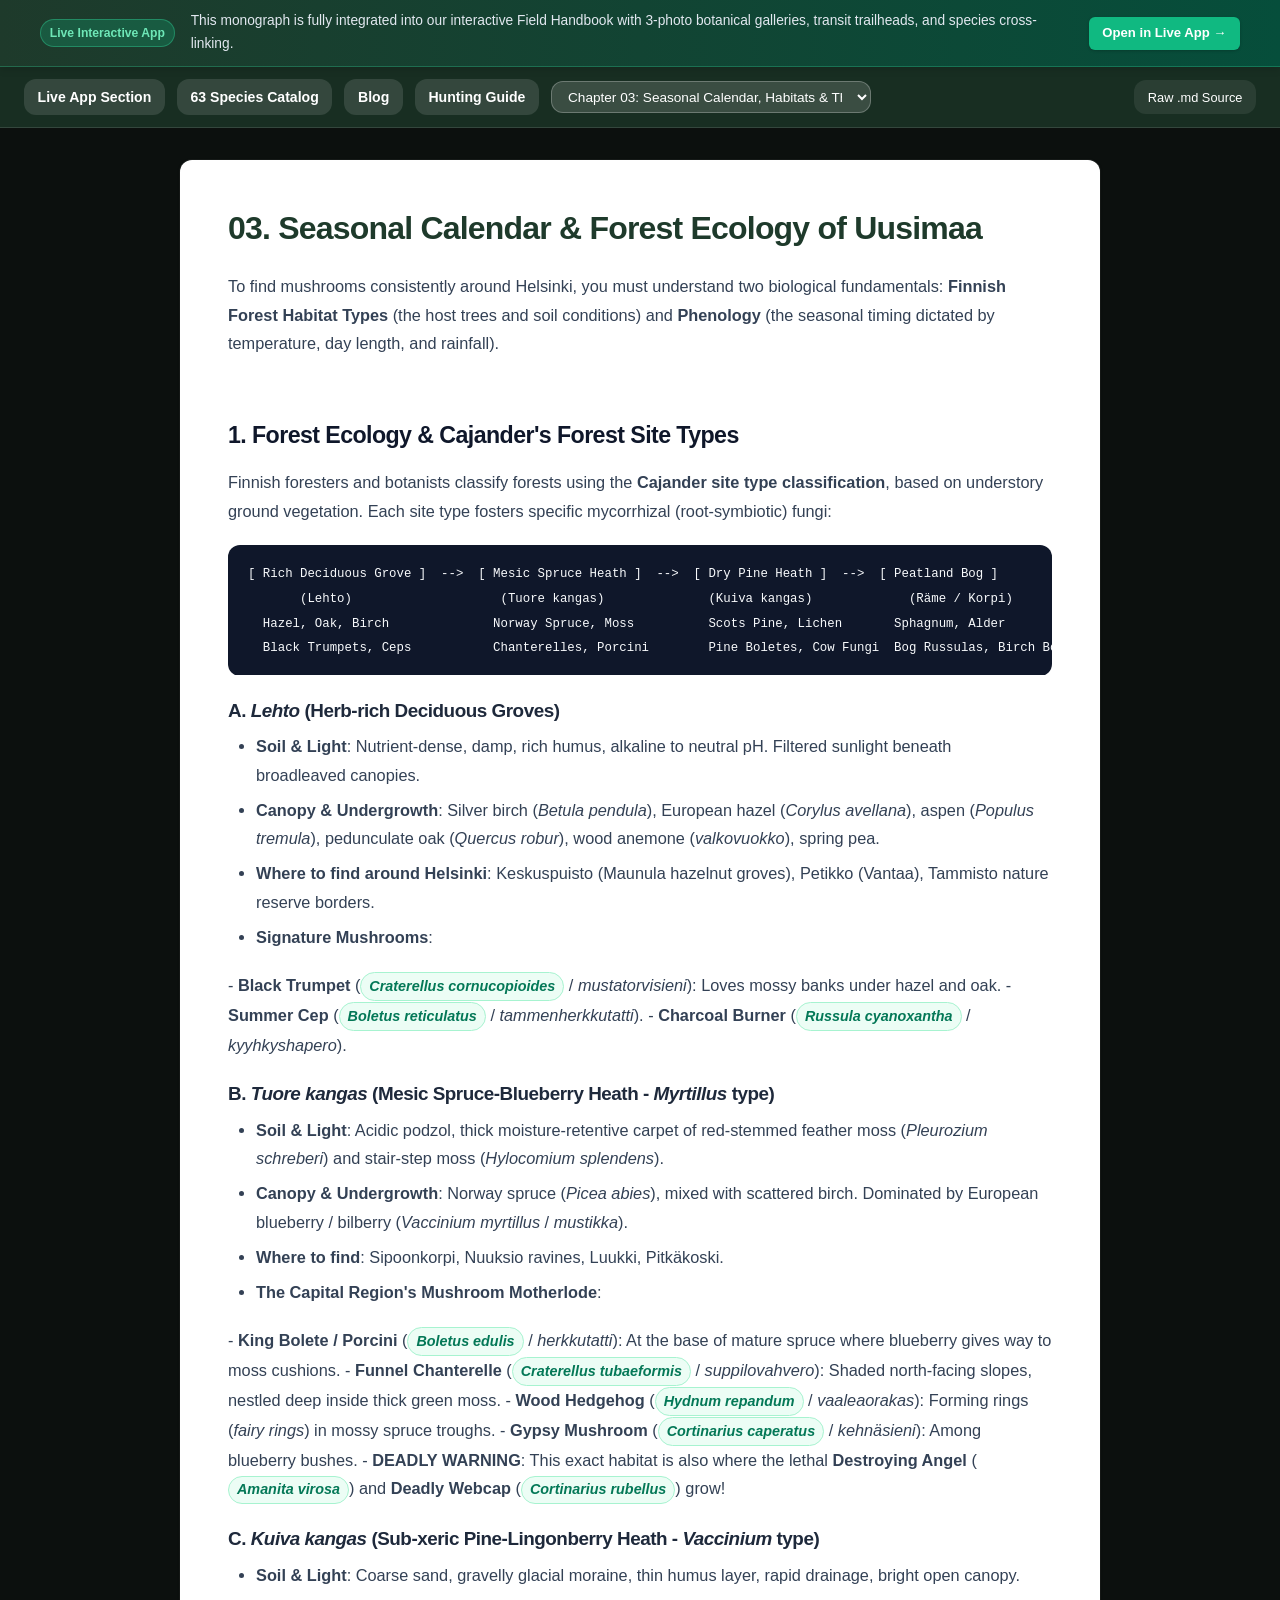
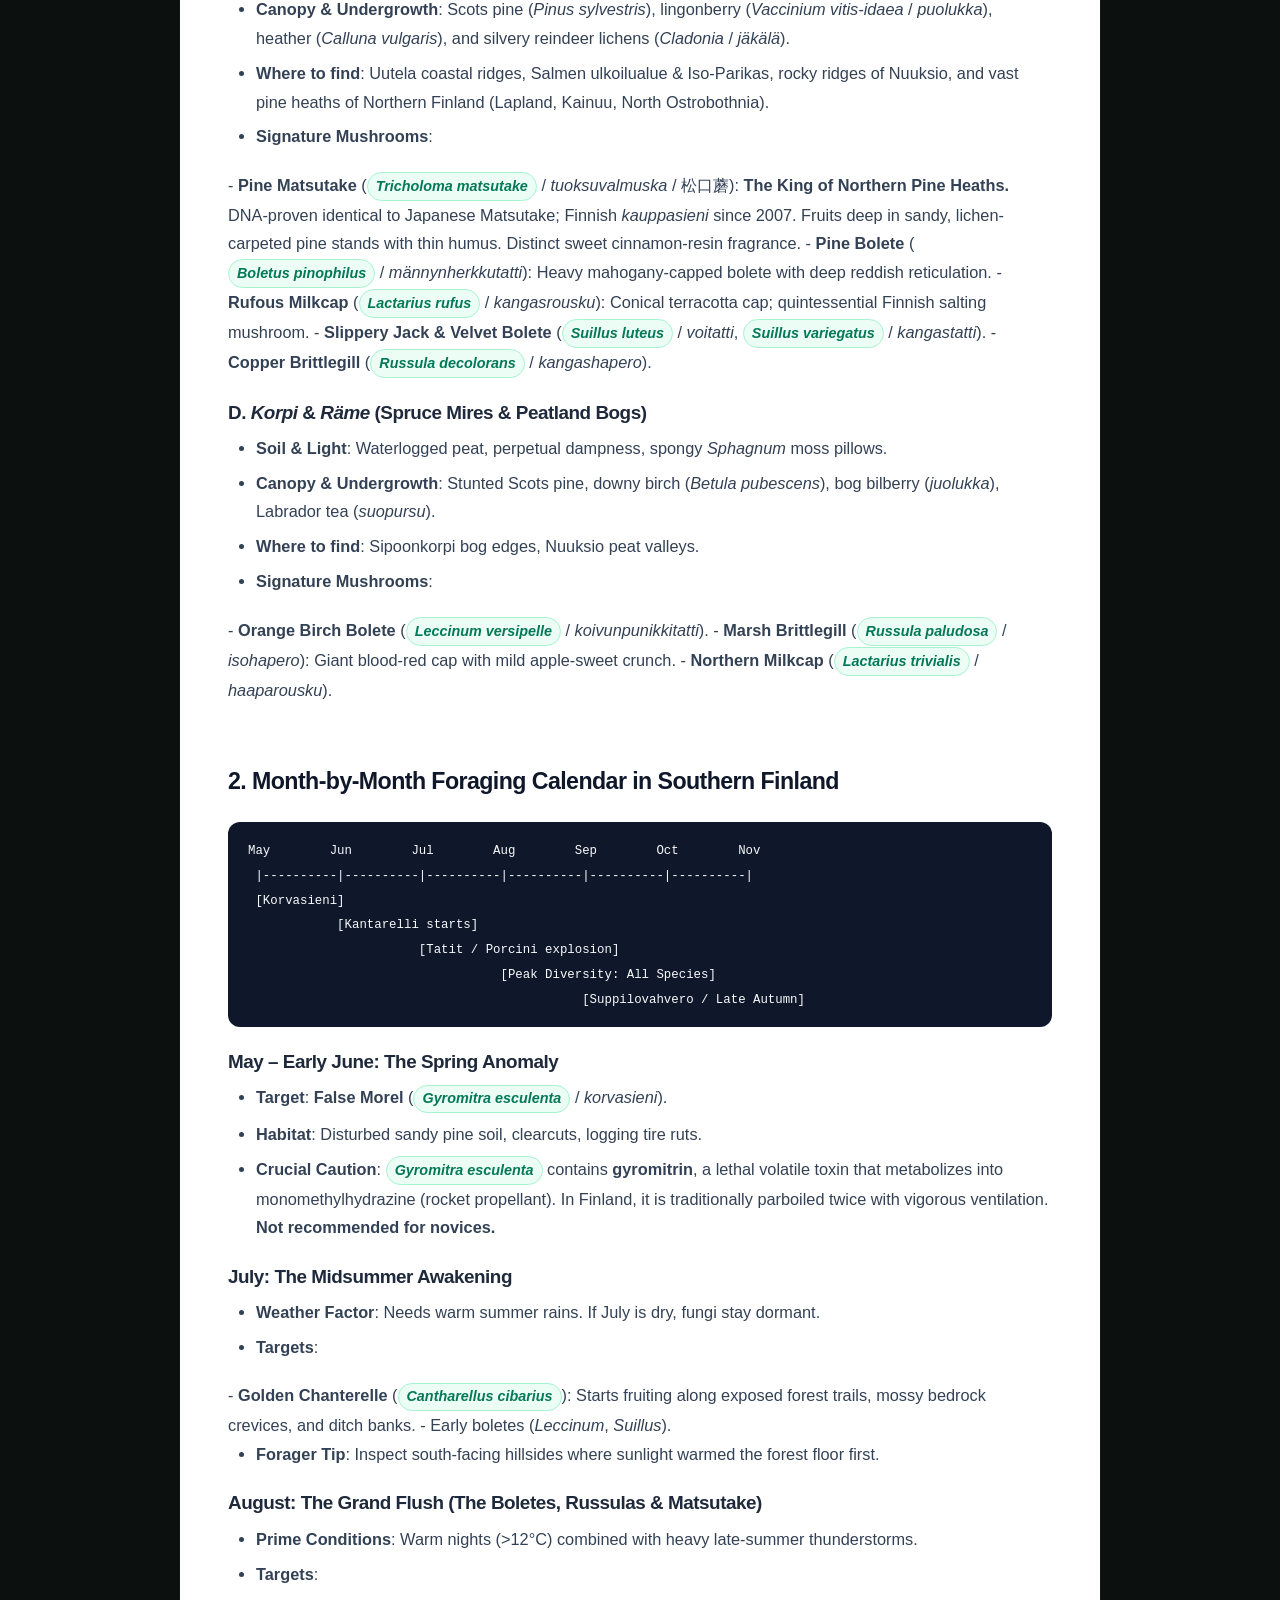
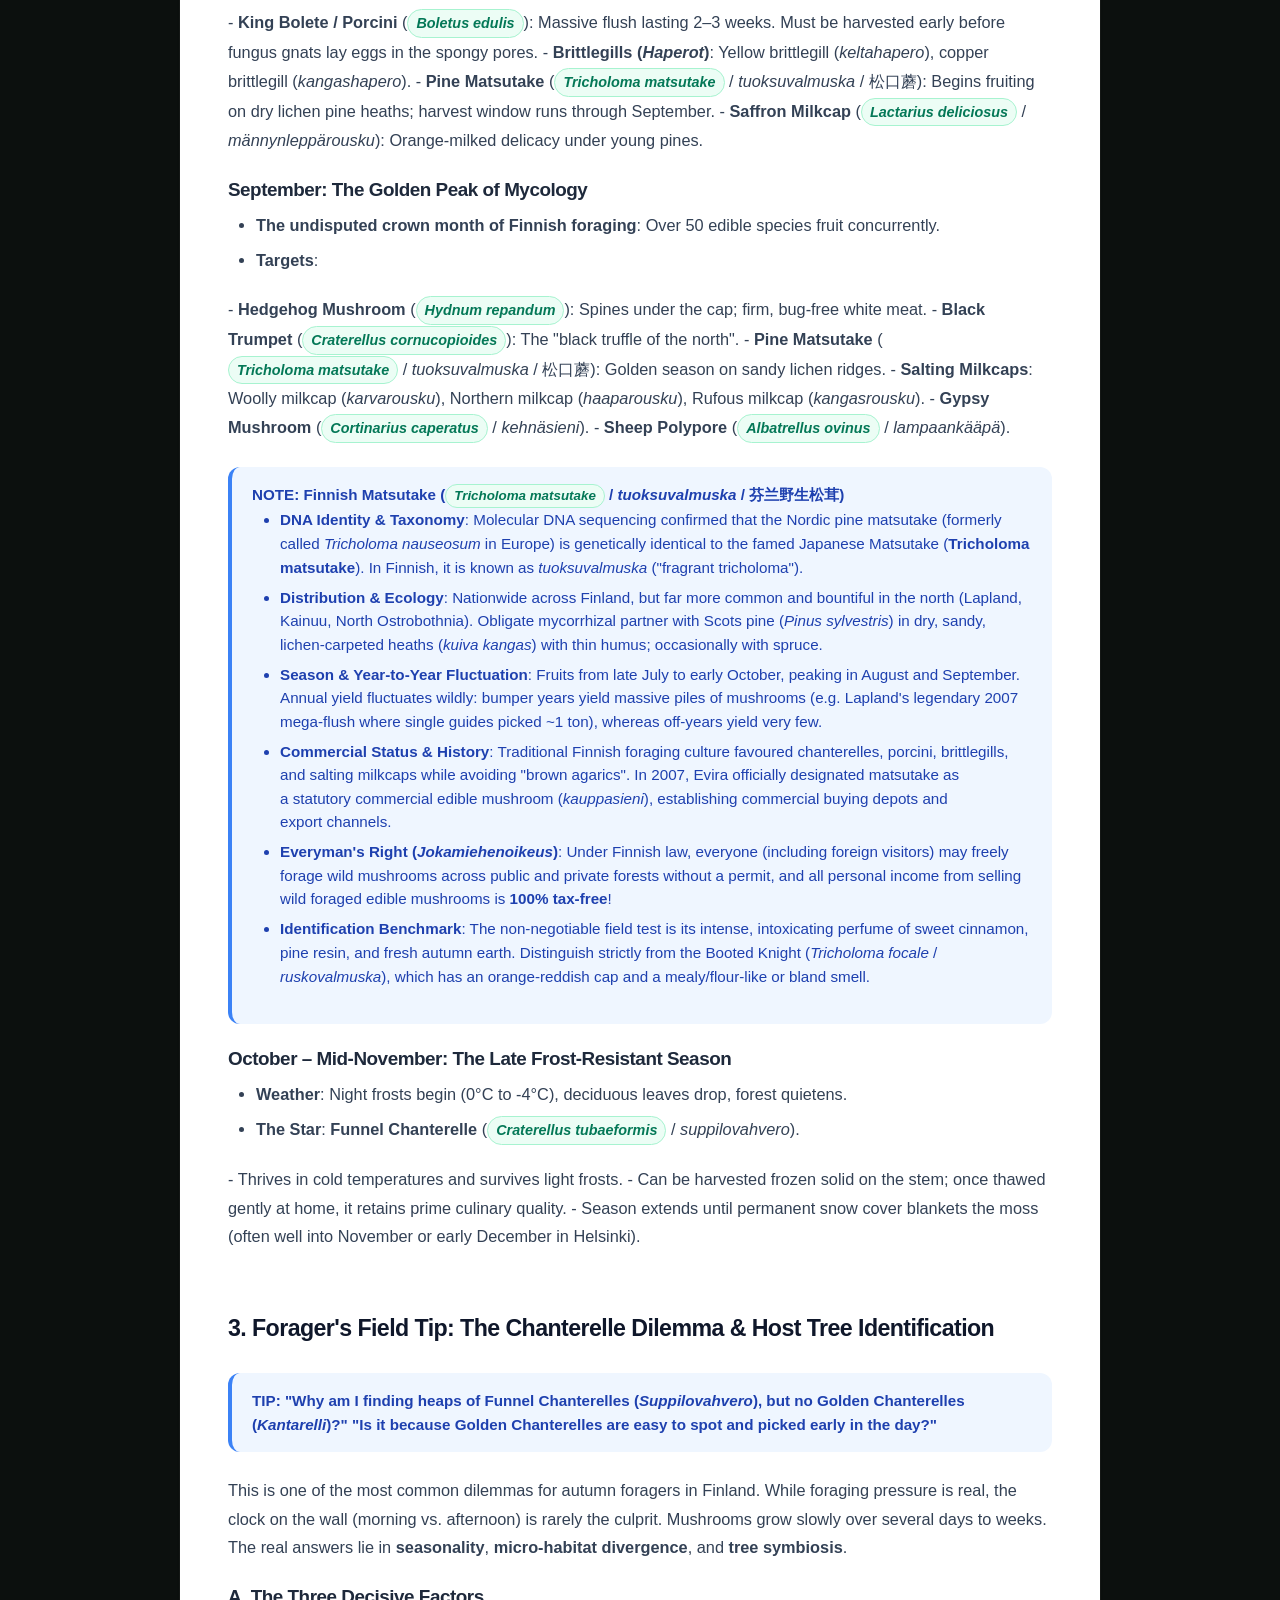
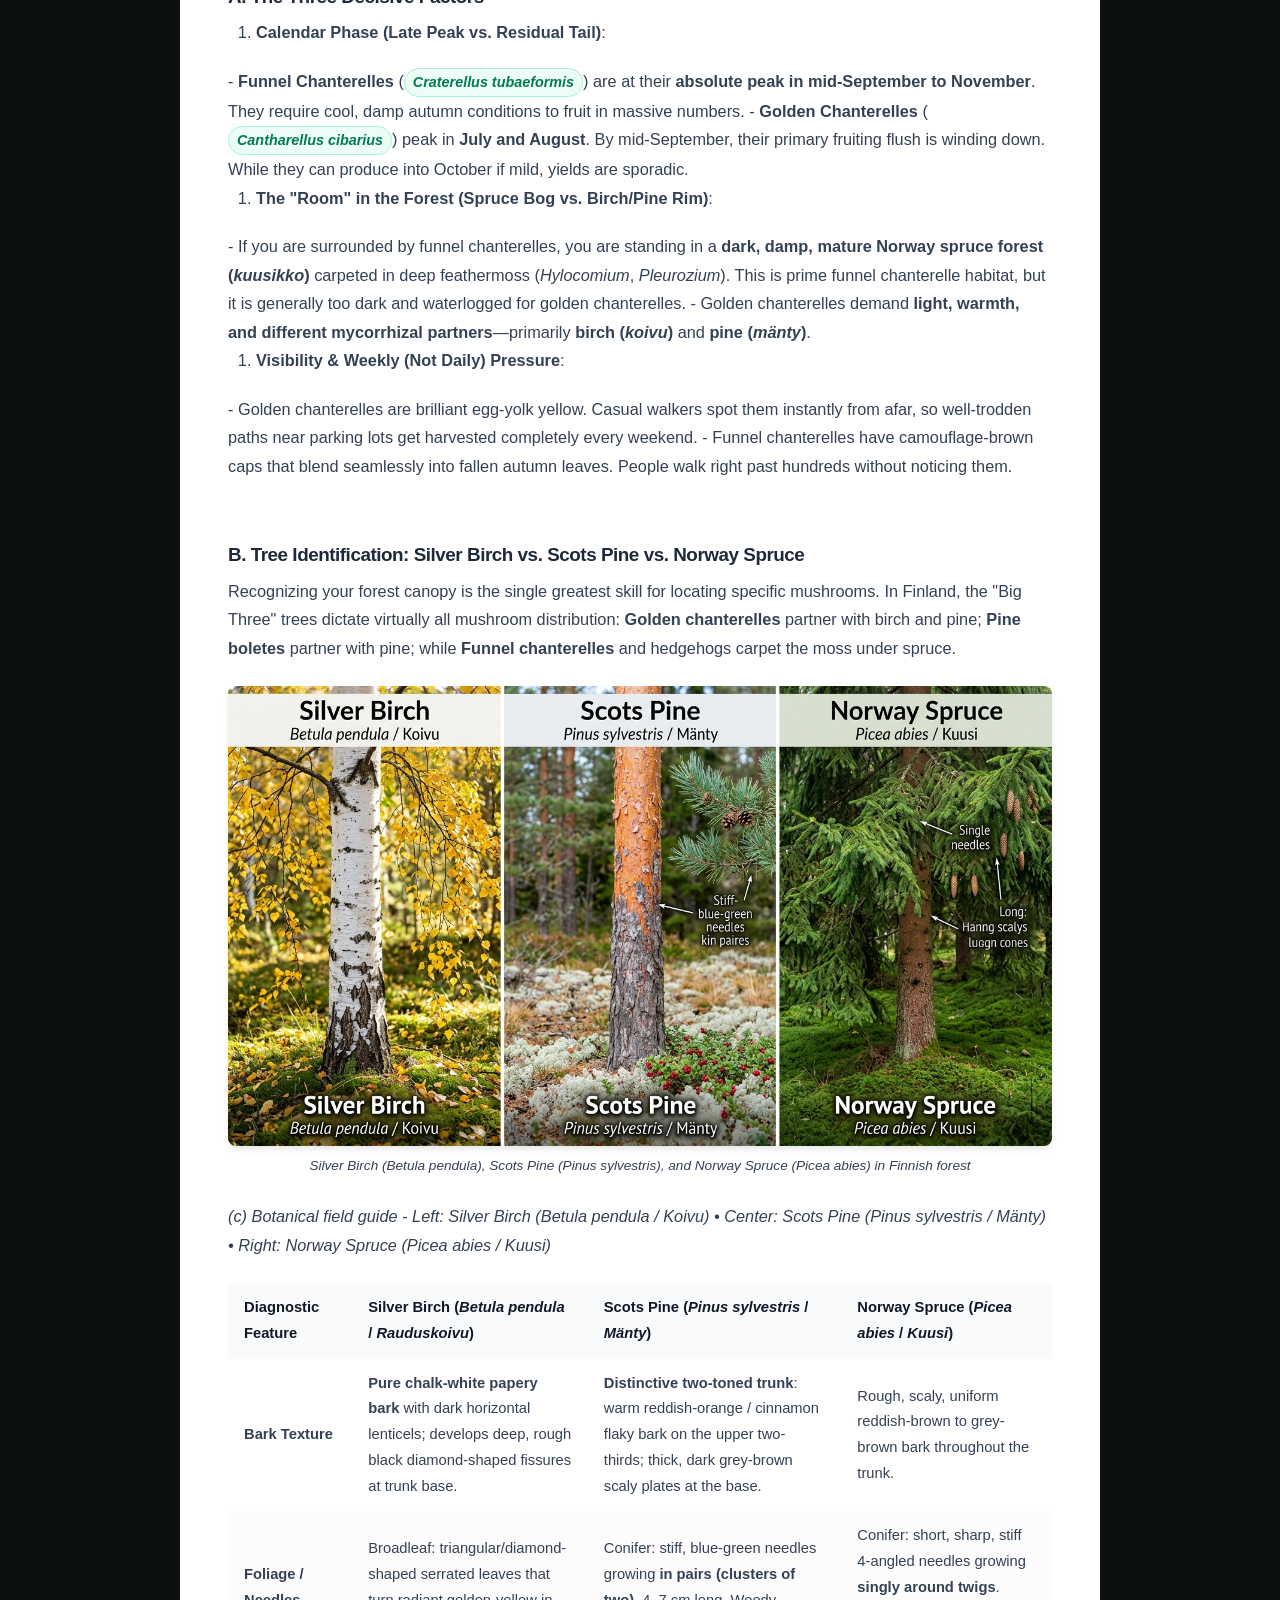
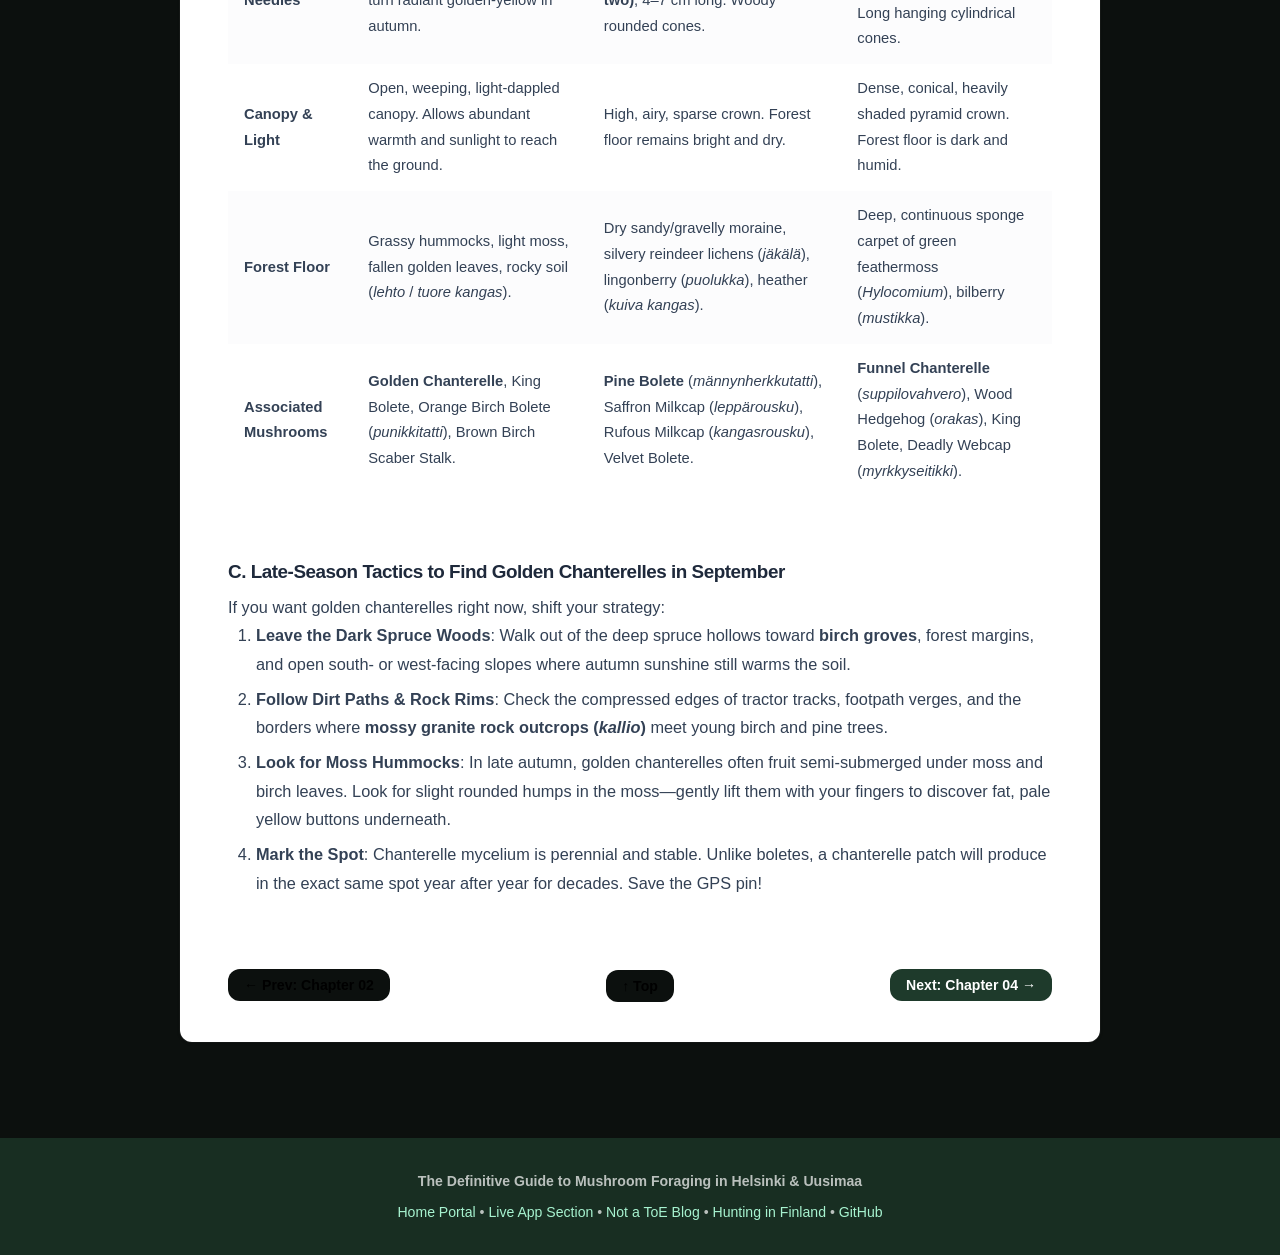
<file: docs/03_seasonal_calendar_and_habitats.html>
<!DOCTYPE html>
<html lang="en">
<head>
  <meta charset="UTF-8">
  <meta name="viewport" content="width=device-width, initial-scale=1.0">
  <title>Seasonal Calendar, Habitats & The Chanterelle Dilemma | Helsinki Mushroom Guide</title>
  <link rel="stylesheet" href="../styles.css">
  <style>
    body {
      background-color: var(--bg);
      color: var(--text-main);
      min-height: 100vh;
      display: flex;
      flex-direction: column;
      font-family: -apple-system, BlinkMacSystemFont, "Segoe UI", Roboto, Helvetica, Arial, "PingFang SC", "Hiragino Sans GB", "Microsoft YaHei", sans-serif;
    }
    .doc-live-banner {
      background: linear-gradient(90deg, #1e3a2b 0%, #064e3b 100%);
      color: #ffffff;
      padding: 0.65rem 1.25rem;
      border-bottom: 1px solid rgba(52, 211, 153, 0.3);
      position: sticky;
      top: 0;
      z-index: 101;
      box-shadow: 0 2px 8px rgba(0,0,0,0.15);
    }
    .doc-live-banner-inner {
      max-width: 1200px;
      margin: 0 auto;
      display: flex;
      align-items: center;
      justify-content: space-between;
      gap: 1rem;
      flex-wrap: wrap;
    }
    .banner-badge {
      background: rgba(16, 185, 129, 0.25);
      color: #6ee7b7;
      font-size: 0.76rem;
      font-weight: 700;
      padding: 0.2rem 0.55rem;
      border-radius: 9999px;
      border: 1px solid rgba(52, 211, 153, 0.4);
      white-space: nowrap;
    }
    .banner-text {
      font-size: 0.86rem;
      color: #e2e8f0;
      flex: 1;
      min-width: 260px;
    }
    .banner-cta {
      background: #10b981;
      color: #ffffff;
      font-weight: 700;
      font-size: 0.82rem;
      text-decoration: none;
      padding: 0.35rem 0.85rem;
      border-radius: 6px;
      white-space: nowrap;
      transition: all 0.15s ease;
      box-shadow: 0 1px 3px rgba(0,0,0,0.2);
    }
    .banner-cta:hover {
      background: #059669;
      transform: translateY(-1px);
    }
    .doc-sticky-header {
      background: #182e22;
      backdrop-filter: blur(12px);
      border-bottom: 1px solid rgba(255, 255, 255, 0.12);
      padding: 0.75rem 1.5rem;
      display: flex;
      align-items: center;
      justify-content: space-between;
      gap: 1rem;
      flex-wrap: wrap;
    }
    .doc-nav-left {
      display: flex;
      align-items: center;
      gap: 0.75rem;
      flex-wrap: wrap;
    }
    .doc-btn-back {
      color: #fff;
      text-decoration: none;
      display: inline-flex;
      align-items: center;
      gap: 0.4rem;
      font-weight: 600;
      font-size: 0.88rem;
      padding: 0.4rem 0.85rem;
      background: rgba(255, 255, 255, 0.12);
      border-radius: var(--radius);
      transition: all 0.2s ease;
    }
    .doc-btn-back:hover {
      background: #2d5a42;
      color: #fff;
      transform: translateX(-2px);
    }
    .doc-select {
      background: rgba(255, 255, 255, 0.15);
      color: #fff;
      border: 1px solid rgba(255, 255, 255, 0.25);
      padding: 0.4rem 0.75rem;
      border-radius: var(--radius);
      font-size: 0.85rem;
      cursor: pointer;
      outline: none;
      max-width: 320px;
    }
    .doc-select option {
      background: #182e22;
      color: #fff;
    }
    .doc-main-container {
      max-width: 960px;
      margin: 2rem auto;
      padding: 0 1.25rem 4rem;
      flex: 1;
      width: 100%;
    }
    .doc-card {
      background: #ffffff;
      border-radius: var(--radius);
      padding: 2.5rem 3rem;
      box-shadow: var(--shadow);
      border: 1px solid var(--border);
    }
    .doc-content-area {
      line-height: 1.75;
      font-size: 1.02rem;
      color: #334155;
    }
    .doc-content-area h1 {
      font-size: 2rem;
      color: #1e3a2b;
      margin-top: 0.5rem;
      margin-bottom: 1rem;
      line-height: 1.25;
      border-bottom: 2px solid var(--border);
      padding-bottom: 0.5rem;
    }
    .doc-content-area h2 {
      font-size: 1.45rem;
      color: #0f172a;
      margin-top: 2rem;
      margin-bottom: 0.75rem;
      border-bottom: 1px solid var(--border);
      padding-bottom: 0.4rem;
    }
    .doc-content-area h3 {
      font-size: 1.18rem;
      color: #1e293b;
      margin-top: 1.5rem;
      margin-bottom: 0.6rem;
    }
    .doc-content-area p {
      margin-bottom: 1rem;
    }
    .doc-content-area ul, .doc-content-area ol {
      margin-bottom: 1.25rem;
      padding-left: 1.75rem;
    }
    .doc-content-area li {
      margin-bottom: 0.4rem;
    }
    .table-container {
      width: 100%;
      overflow-x: auto;
      margin: 1.5rem 0;
    }
    table {
      width: 100%;
      border-collapse: collapse;
      font-size: 0.92rem;
    }
    th, td {
      border: 1px solid var(--border);
      padding: 0.75rem 1rem;
      text-align: left;
    }
    th {
      background: #f8fafc;
      font-weight: 700;
      color: #0f172a;
    }
    tr:nth-child(even) td {
      background: #fcfcfd;
    }
    .reader-alert {
      padding: 1rem 1.25rem;
      border-radius: var(--radius);
      margin: 1.5rem 0;
      font-size: 0.95rem;
      line-height: 1.55;
    }
    .reader-alert.note {
      background-color: #eff6ff;
      border-left: 4px solid #3b82f6;
      color: #1e40af;
    }
    .reader-alert.warning {
      background-color: var(--warning-light);
      border-left: 4px solid var(--warning);
      color: #92400e;
    }
    .reader-alert.danger {
      background-color: var(--danger-light);
      border-left: 4px solid var(--danger);
      color: #991b1b;
    }
    .reader-figure {
      margin: 1.5rem 0;
      text-align: center;
    }
    .reader-figure img {
      max-width: 100%;
      border-radius: 8px;
      box-shadow: 0 4px 6px -1px rgba(0,0,0,0.1);
    }
    .reader-figure figcaption {
      margin-top: 0.5rem;
      font-size: 0.85rem;
      color: var(--text-muted);
      font-style: italic;
    }
    .inline-species-chip {
      display: inline-flex;
      align-items: center;
      gap: 0.25rem;
      background: #ecfdf5;
      color: #047857;
      border: 1px solid #a7f3d0;
      padding: 0.05rem 0.5rem;
      border-radius: 9999px;
      font-size: 0.88em;
      text-decoration: none;
      font-weight: 600;
      transition: all 0.15s ease;
      vertical-align: baseline;
      white-space: nowrap;
    }
    .inline-species-chip:hover {
      background: #10b981;
      color: #ffffff;
      border-color: #10b981;
      transform: translateY(-1px);
    }
    .inline-chapter-link {
      color: #047857;
      font-weight: 600;
      text-decoration: underline;
    }
    .inline-chapter-link:hover {
      color: #065f46;
    }
    pre {
      background: #0f172a;
      color: #f8fafc;
      padding: 1rem 1.25rem;
      border-radius: var(--radius);
      overflow-x: auto;
      font-size: 0.88rem;
      margin: 1.25rem 0;
    }
    code {
      font-family: ui-monospace, SFMono-Regular, Menlo, Monaco, Consolas, monospace;
      background: rgba(0,0,0,0.06);
      padding: 0.15rem 0.35rem;
      border-radius: 4px;
      font-size: 0.88em;
    }
    pre code {
      background: transparent;
      padding: 0;
    }
    blockquote {
      border-left: 4px solid #2d5a42;
      padding-left: 1rem;
      margin: 1.25rem 0;
      color: var(--text-muted);
      font-style: italic;
    }
    hr {
      border: 0;
      border-top: 1px solid var(--border);
      margin: 2rem 0;
    }
    .doc-footer-nav {
      display: flex;
      justify-content: space-between;
      align-items: center;
      margin-top: 3rem;
      padding-top: 1.5rem;
      border-top: 1px solid var(--border);
      flex-wrap: wrap;
      gap: 1rem;
    }
    .doc-nav-btn {
      padding: 0.5rem 1rem;
      border-radius: var(--radius);
      font-weight: 600;
      font-size: 0.88rem;
      text-decoration: none;
      background: var(--bg);
      border: 1px solid var(--border);
      color: var(--text-main);
      transition: all 0.2s ease;
    }
    .doc-nav-btn:hover {
      background: #2d5a42;
      color: #fff;
    }
    .doc-nav-btn.primary {
      background: #1e3a2b;
      color: #fff;
    }
    .doc-nav-btn.primary:hover {
      background: #2d5a42;
    }
    @media (max-width: 768px) {
      .doc-card {
        padding: 1.5rem;
      }
      .doc-content-area h1 {
        font-size: 1.5rem;
      }
      .doc-select {
        max-width: 100%;
        width: 100%;
      }
    }
  </style>
</head>
<body>

  <!-- Sticky Live App Banner -->
  <aside class="doc-live-banner" aria-label="Interactive Version Available">
    <div class="doc-live-banner-inner">
      <span class="banner-badge">Live Interactive App</span>
      <span class="banner-text">This monograph is fully integrated into our interactive Field Handbook with 3-photo botanical galleries, transit trailheads, and species cross-linking.</span>
      <a href="../index.html#/habitats" class="banner-cta">Open in Live App →</a>
    </div>
  </aside>

  <!-- Sticky Header Bar -->
  <header class="doc-sticky-header">
    <div class="doc-nav-left">
      <a href="../index.html#/habitats" class="doc-btn-back">Live App Section</a>
      <a href="../index.html#/catalog" class="doc-btn-back">63 Species Catalog</a>
      <a href="https://powerpig99.github.io/not-a-toe/" class="doc-btn-back" target="_blank" rel="noopener" title="Author Blog (Not a ToE)">Blog</a>
      <a href="https://powerpig99.github.io/hunting-in-finland/" class="doc-btn-back" target="_blank" rel="noopener" title="Companion Guide: Hunting in Finland">Hunting Guide</a>
      <select class="doc-select" onchange="if(this.value) window.location.href=this.value" aria-label="Jump to Chapter">
        
    <option value="01_legal_and_ethics.html" >
      Chapter 01: Legal Rights, Nature Protection & Forest Safety
    </option>
  
    <option value="02_helsinki_transit_spots_guide.html" >
      Chapter 02: Helsinki Foraging Spots by HSL Transit (Zone A–D)
    </option>
  
    <option value="03_seasonal_calendar_and_habitats.html" selected>
      Chapter 03: Seasonal Calendar, Habitats & The Chanterelle Dilemma
    </option>
  
    <option value="04_deadly_and_toxic_species.html" >
      Chapter 04: Deadly & Toxic Species Survival Manual
    </option>
  
    <option value="05_beginner_safe_species.html" >
      Chapter 05: The "Safe Five" Beginner Species
    </option>
  
    <option value="06_intermediate_and_advanced.html" >
      Chapter 06: Intermediate & Advanced Gourmet Species
    </option>
  
    <option value="07_preservation_and_recipes.html" >
      Chapter 07: Preservation & Authentic Finnish Recipes
    </option>
  
    <option value="08_expanded_edible_species_index.html" >
      Chapter 08: Master Index: 50+ Wild Edible Mushrooms of Finland
    </option>
  
    <option value="09_reishi_in_helsinki.html" >
      Chapter 09: Wild Reishi in Helsinki: Occurrence, Wetland Habitats, Host Trees & Lookalike Defense
    </option>
  
    <option value="cooking_and_recipes_zh.html" >
      Special Guide: Chinese Wild Mushroom Culinary Mastery & Cross-Culture Recipes
    </option>
  
      </select>
    </div>
    <div>
      <a href="03_seasonal_calendar_and_habitats.md" class="doc-btn-back" target="_blank" style="background:rgba(255,255,255,0.08); font-weight:normal; font-size:0.8rem;">Raw .md Source</a>
    </div>
  </header>

  <!-- Main Content -->
  <main class="doc-main-container">
    <article class="doc-card">
      <div class="doc-content-area">
        <h1>03. Seasonal Calendar & Forest Ecology of Uusimaa</h1>

<p>To find mushrooms consistently around Helsinki, you must understand two biological fundamentals: <strong>Finnish Forest Habitat Types</strong> (the host trees and soil conditions) and <strong>Phenology</strong> (the seasonal timing dictated by temperature, day length, and rainfall).</p>

<hr>

<h2>1. Forest Ecology & Cajander's Forest Site Types</h2>

<p>Finnish foresters and botanists classify forests using the <strong>Cajander site type classification</strong>, based on understory ground vegetation. Each site type fosters specific mycorrhizal (root-symbiotic) fungi:</p>

<pre><code class="language-text">[ Rich Deciduous Grove ]  --&gt;  [ Mesic Spruce Heath ]  --&gt;  [ Dry Pine Heath ]  --&gt;  [ Peatland Bog ]
       (Lehto)                    (Tuore kangas)              (Kuiva kangas)             (Räme / Korpi)
  Hazel, Oak, Birch              Norway Spruce, Moss          Scots Pine, Lichen       Sphagnum, Alder
  Black Trumpets, Ceps           Chanterelles, Porcini        Pine Boletes, Cow Fungi  Bog Russulas, Birch Boletes
</code></pre>

<h3>A. <em>Lehto</em> (Herb-rich Deciduous Groves)</h3>
<ul>
  <li><strong>Soil & Light</strong>: Nutrient-dense, damp, rich humus, alkaline to neutral pH. Filtered sunlight beneath broadleaved canopies.</li>
  <li><strong>Canopy & Undergrowth</strong>: Silver birch (<em>Betula pendula</em>), European hazel (<em>Corylus avellana</em>), aspen (<em>Populus tremula</em>), pedunculate oak (<em>Quercus robur</em>), wood anemone (<em>valkovuokko</em>), spring pea.</li>
  <li><strong>Where to find around Helsinki</strong>: Keskuspuisto (Maunula hazelnut groves), Petikko (Vantaa), Tammisto nature reserve borders.</li>
  <li><strong>Signature Mushrooms</strong>:</li>
</ul>
  - <strong>Black Trumpet</strong> (<a href="../index.html#/mushroom/craterellus_cornucopioides" class="inline-species-chip" title="View identification guide in live app"><span class="chip-title"><em>Craterellus cornucopioides</em></span></a> / <em>mustatorvisieni</em>): Loves mossy banks under hazel and oak.
  - <strong>Summer Cep</strong> (<a href="../index.html#/mushroom/boletus_reticulatus" class="inline-species-chip" title="View identification guide in live app"><span class="chip-title"><em>Boletus reticulatus</em></span></a> / <em>tammenherkkutatti</em>).
  - <strong>Charcoal Burner</strong> (<a href="../index.html#/mushroom/russula_cyanoxantha" class="inline-species-chip" title="View identification guide in live app"><span class="chip-title"><em>Russula cyanoxantha</em></span></a> / <em>kyyhkyshapero</em>).

<h3>B. <em>Tuore kangas</em> (Mesic Spruce-Blueberry Heath - <em>Myrtillus</em> type)</h3>
<ul>
  <li><strong>Soil & Light</strong>: Acidic podzol, thick moisture-retentive carpet of red-stemmed feather moss (<em>Pleurozium schreberi</em>) and stair-step moss (<em>Hylocomium splendens</em>).</li>
  <li><strong>Canopy & Undergrowth</strong>: Norway spruce (<em>Picea abies</em>), mixed with scattered birch. Dominated by European blueberry / bilberry (<em>Vaccinium myrtillus</em> / <em>mustikka</em>).</li>
  <li><strong>Where to find</strong>: Sipoonkorpi, Nuuksio ravines, Luukki, Pitkäkoski.</li>
  <li><strong>The Capital Region's Mushroom Motherlode</strong>:</li>
</ul>
  - <strong>King Bolete / Porcini</strong> (<a href="../index.html#/mushroom/boletus_edulis" class="inline-species-chip" title="View identification guide in live app"><span class="chip-title"><em>Boletus edulis</em></span></a> / <em>herkkutatti</em>): At the base of mature spruce where blueberry gives way to moss cushions.
  - <strong>Funnel Chanterelle</strong> (<a href="../index.html#/mushroom/craterellus_tubaeformis" class="inline-species-chip" title="View identification guide in live app"><span class="chip-title"><em>Craterellus tubaeformis</em></span></a> / <em>suppilovahvero</em>): Shaded north-facing slopes, nestled deep inside thick green moss.
  - <strong>Wood Hedgehog</strong> (<a href="../index.html#/mushroom/hydnum_repandum" class="inline-species-chip" title="View identification guide in live app"><span class="chip-title"><em>Hydnum repandum</em></span></a> / <em>vaaleaorakas</em>): Forming rings (<em>fairy rings</em>) in mossy spruce troughs.
  - <strong>Gypsy Mushroom</strong> (<a href="../index.html#/mushroom/cortinarius_caperatus" class="inline-species-chip" title="View identification guide in live app"><span class="chip-title"><em>Cortinarius caperatus</em></span></a> / <em>kehnäsieni</em>): Among blueberry bushes.
  - <strong>DEADLY WARNING</strong>: This exact habitat is also where the lethal <strong>Destroying Angel</strong> (<a href="../index.html#/mushroom/amanita_virosa" class="inline-species-chip" title="View identification guide in live app"><span class="chip-title"><em>Amanita virosa</em></span></a>) and <strong>Deadly Webcap</strong> (<a href="../index.html#/mushroom/cortinarius_rubellus" class="inline-species-chip" title="View identification guide in live app"><span class="chip-title"><em>Cortinarius rubellus</em></span></a>) grow!

<h3>C. <em>Kuiva kangas</em> (Sub-xeric Pine-Lingonberry Heath - <em>Vaccinium</em> type)</h3>
<ul>
  <li><strong>Soil & Light</strong>: Coarse sand, gravelly glacial moraine, thin humus layer, rapid drainage, bright open canopy.</li>
  <li><strong>Canopy & Undergrowth</strong>: Scots pine (<em>Pinus sylvestris</em>), lingonberry (<em>Vaccinium vitis-idaea</em> / <em>puolukka</em>), heather (<em>Calluna vulgaris</em>), and silvery reindeer lichens (<em>Cladonia</em> / <em>jäkälä</em>).</li>
  <li><strong>Where to find</strong>: Uutela coastal ridges, Salmen ulkoilualue & Iso-Parikas, rocky ridges of Nuuksio, and vast pine heaths of Northern Finland (Lapland, Kainuu, North Ostrobothnia).</li>
  <li><strong>Signature Mushrooms</strong>:</li>
</ul>
  - <strong>Pine Matsutake</strong> (<a href="../index.html#/mushroom/tricholoma_matsutake" class="inline-species-chip" title="View identification guide in live app"><span class="chip-title"><em>Tricholoma matsutake</em></span></a> / <em>tuoksuvalmuska</em> / 松口蘑): <strong>The King of Northern Pine Heaths.</strong> DNA-proven identical to Japanese Matsutake; Finnish <em>kauppasieni</em> since 2007. Fruits deep in sandy, lichen-carpeted pine stands with thin humus. Distinct sweet cinnamon-resin fragrance.
  - <strong>Pine Bolete</strong> (<a href="../index.html#/mushroom/boletus_pinophilus" class="inline-species-chip" title="View identification guide in live app"><span class="chip-title"><em>Boletus pinophilus</em></span></a> / <em>männynherkkutatti</em>): Heavy mahogany-capped bolete with deep reddish reticulation.
  - <strong>Rufous Milkcap</strong> (<a href="../index.html#/mushroom/lactarius_rufus" class="inline-species-chip" title="View identification guide in live app"><span class="chip-title"><em>Lactarius rufus</em></span></a> / <em>kangasrousku</em>): Conical terracotta cap; quintessential Finnish salting mushroom.
  - <strong>Slippery Jack & Velvet Bolete</strong> (<a href="../index.html#/mushroom/suillus_luteus" class="inline-species-chip" title="View identification guide in live app"><span class="chip-title"><em>Suillus luteus</em></span></a> / <em>voitatti</em>, <a href="../index.html#/mushroom/suillus_variegatus" class="inline-species-chip" title="View identification guide in live app"><span class="chip-title"><em>Suillus variegatus</em></span></a> / <em>kangastatti</em>).
  - <strong>Copper Brittlegill</strong> (<a href="../index.html#/mushroom/russula_decolorans" class="inline-species-chip" title="View identification guide in live app"><span class="chip-title"><em>Russula decolorans</em></span></a> / <em>kangashapero</em>).

<h3>D. <em>Korpi</em> & <em>Räme</em> (Spruce Mires & Peatland Bogs)</h3>
<ul>
  <li><strong>Soil & Light</strong>: Waterlogged peat, perpetual dampness, spongy <em>Sphagnum</em> moss pillows.</li>
  <li><strong>Canopy & Undergrowth</strong>: Stunted Scots pine, downy birch (<em>Betula pubescens</em>), bog bilberry (<em>juolukka</em>), Labrador tea (<em>suopursu</em>).</li>
  <li><strong>Where to find</strong>: Sipoonkorpi bog edges, Nuuksio peat valleys.</li>
  <li><strong>Signature Mushrooms</strong>:</li>
</ul>
  - <strong>Orange Birch Bolete</strong> (<a href="../index.html#/mushroom/leccinum_versipelle" class="inline-species-chip" title="View identification guide in live app"><span class="chip-title"><em>Leccinum versipelle</em></span></a> / <em>koivunpunikkitatti</em>).
  - <strong>Marsh Brittlegill</strong> (<a href="../index.html#/mushroom/russula_paludosa" class="inline-species-chip" title="View identification guide in live app"><span class="chip-title"><em>Russula paludosa</em></span></a> / <em>isohapero</em>): Giant blood-red cap with mild apple-sweet crunch.
  - <strong>Northern Milkcap</strong> (<a href="../index.html#/mushroom/lactarius_trivialis" class="inline-species-chip" title="View identification guide in live app"><span class="chip-title"><em>Lactarius trivialis</em></span></a> / <em>haaparousku</em>).

<hr>

<h2>2. Month-by-Month Foraging Calendar in Southern Finland</h2>

<pre><code class="language-text">May        Jun        Jul        Aug        Sep        Oct        Nov
 |----------|----------|----------|----------|----------|----------|
 [Korvasieni]
            [Kantarelli starts]
                       [Tatit / Porcini explosion]
                                  [Peak Diversity: All Species]
                                             [Suppilovahvero / Late Autumn]
</code></pre>

<h3>May – Early June: The Spring Anomaly</h3>
<ul>
  <li><strong>Target</strong>: <strong>False Morel</strong> (<a href="../index.html#/mushroom/gyromitra_esculenta" class="inline-species-chip" title="View identification guide in live app"><span class="chip-title"><em>Gyromitra esculenta</em></span></a> / <em>korvasieni</em>).</li>
  <li><strong>Habitat</strong>: Disturbed sandy pine soil, clearcuts, logging tire ruts.</li>
  <li><strong>Crucial Caution</strong>: <a href="../index.html#/mushroom/gyromitra_esculenta" class="inline-species-chip" title="View identification guide in live app"><span class="chip-title"><em>Gyromitra esculenta</em></span></a> contains <strong>gyromitrin</strong>, a lethal volatile toxin that metabolizes into monomethylhydrazine (rocket propellant). In Finland, it is traditionally parboiled twice with vigorous ventilation. <strong>Not recommended for novices.</strong></li>
</ul>

<h3>July: The Midsummer Awakening</h3>
<ul>
  <li><strong>Weather Factor</strong>: Needs warm summer rains. If July is dry, fungi stay dormant.</li>
  <li><strong>Targets</strong>:</li>
</ul>
  - <strong>Golden Chanterelle</strong> (<a href="../index.html#/mushroom/cantharellus_cibarius" class="inline-species-chip" title="View identification guide in live app"><span class="chip-title"><em>Cantharellus cibarius</em></span></a>): Starts fruiting along exposed forest trails, mossy bedrock crevices, and ditch banks.
  - Early boletes (<em>Leccinum</em>, <em>Suillus</em>).
<ul>
  <li><strong>Forager Tip</strong>: Inspect south-facing hillsides where sunlight warmed the forest floor first.</li>
</ul>

<h3>August: The Grand Flush (The Boletes, Russulas & Matsutake)</h3>
<ul>
  <li><strong>Prime Conditions</strong>: Warm nights (>12°C) combined with heavy late-summer thunderstorms.</li>
  <li><strong>Targets</strong>:</li>
</ul>
  - <strong>King Bolete / Porcini</strong> (<a href="../index.html#/mushroom/boletus_edulis" class="inline-species-chip" title="View identification guide in live app"><span class="chip-title"><em>Boletus edulis</em></span></a>): Massive flush lasting 2–3 weeks. Must be harvested early before fungus gnats lay eggs in the spongy pores.
  - <strong>Brittlegills (<em>Haperot</em>)</strong>: Yellow brittlegill (<em>keltahapero</em>), copper brittlegill (<em>kangashapero</em>).
  - <strong>Pine Matsutake</strong> (<a href="../index.html#/mushroom/tricholoma_matsutake" class="inline-species-chip" title="View identification guide in live app"><span class="chip-title"><em>Tricholoma matsutake</em></span></a> / <em>tuoksuvalmuska</em> / 松口蘑): Begins fruiting on dry lichen pine heaths; harvest window runs through September.
  - <strong>Saffron Milkcap</strong> (<a href="../index.html#/mushroom/lactarius_deliciosus" class="inline-species-chip" title="View identification guide in live app"><span class="chip-title"><em>Lactarius deliciosus</em></span></a> / <em>männynleppärousku</em>): Orange-milked delicacy under young pines.

<h3>September: The Golden Peak of Mycology</h3>
<ul>
  <li><strong>The undisputed crown month of Finnish foraging</strong>: Over 50 edible species fruit concurrently.</li>
  <li><strong>Targets</strong>:</li>
</ul>
  - <strong>Hedgehog Mushroom</strong> (<a href="../index.html#/mushroom/hydnum_repandum" class="inline-species-chip" title="View identification guide in live app"><span class="chip-title"><em>Hydnum repandum</em></span></a>): Spines under the cap; firm, bug-free white meat.
  - <strong>Black Trumpet</strong> (<a href="../index.html#/mushroom/craterellus_cornucopioides" class="inline-species-chip" title="View identification guide in live app"><span class="chip-title"><em>Craterellus cornucopioides</em></span></a>): The "black truffle of the north".
  - <strong>Pine Matsutake</strong> (<a href="../index.html#/mushroom/tricholoma_matsutake" class="inline-species-chip" title="View identification guide in live app"><span class="chip-title"><em>Tricholoma matsutake</em></span></a> / <em>tuoksuvalmuska</em> / 松口蘑): Golden season on sandy lichen ridges.
  - <strong>Salting Milkcaps</strong>: Woolly milkcap (<em>karvarousku</em>), Northern milkcap (<em>haaparousku</em>), Rufous milkcap (<em>kangasrousku</em>).
  - <strong>Gypsy Mushroom</strong> (<a href="../index.html#/mushroom/cortinarius_caperatus" class="inline-species-chip" title="View identification guide in live app"><span class="chip-title"><em>Cortinarius caperatus</em></span></a> / <em>kehnäsieni</em>).
  - <strong>Sheep Polypore</strong> (<a href="../index.html#/mushroom/albatrellus_ovinus" class="inline-species-chip" title="View identification guide in live app"><span class="chip-title"><em>Albatrellus ovinus</em></span></a> / <em>lampaankääpä</em>).

<div class="reader-alert note"><strong>NOTE:</strong> <strong>Finnish Matsutake (<a href="../index.html#/mushroom/tricholoma_matsutake" class="inline-species-chip" title="View identification guide in live app"><span class="chip-title"><em>Tricholoma matsutake</em></span></a> / <em>tuoksuvalmuska</em> / 芬兰野生松茸)</strong>
<ul>
  <li><strong>DNA Identity & Taxonomy</strong>: Molecular DNA sequencing confirmed that the Nordic pine matsutake (formerly called <em>Tricholoma nauseosum</em> in Europe) is genetically identical to the famed Japanese Matsutake (<strong>Tricholoma matsutake</strong>). In Finnish, it is known as <em>tuoksuvalmuska</em> ("fragrant tricholoma").</li>
  <li><strong>Distribution & Ecology</strong>: Nationwide across Finland, but far more common and bountiful in the north (Lapland, Kainuu, North Ostrobothnia). Obligate mycorrhizal partner with Scots pine (<em>Pinus sylvestris</em>) in dry, sandy, lichen-carpeted heaths (<em>kuiva kangas</em>) with thin humus; occasionally with spruce.</li>
  <li><strong>Season & Year-to-Year Fluctuation</strong>: Fruits from late July to early October, peaking in August and September. Annual yield fluctuates wildly: bumper years yield massive piles of mushrooms (e.g. Lapland's legendary 2007 mega-flush where single guides picked ~1 ton), whereas off-years yield very few.</li>
  <li><strong>Commercial Status & History</strong>: Traditional Finnish foraging culture favoured chanterelles, porcini, brittlegills, and salting milkcaps while avoiding "brown agarics". In 2007, Evira officially designated matsutake as a statutory commercial edible mushroom (<em>kauppasieni</em>), establishing commercial buying depots and export channels.</li>
  <li><strong>Everyman's Right (<em>Jokamiehenoikeus</em>)</strong>: Under Finnish law, everyone (including foreign visitors) may freely forage wild mushrooms across public and private forests without a permit, and all personal income from selling wild foraged edible mushrooms is <strong>100% tax-free</strong>!</li>
  <li><strong>Identification Benchmark</strong>: The non-negotiable field test is its intense, intoxicating perfume of sweet cinnamon, pine resin, and fresh autumn earth. Distinguish strictly from the Booted Knight (<em>Tricholoma focale</em> / <em>ruskovalmuska</em>), which has an orange-reddish cap and a mealy/flour-like or bland smell.</div></li>
</ul>

<h3>October – Mid-November: The Late Frost-Resistant Season</h3>
<ul>
  <li><strong>Weather</strong>: Night frosts begin (0°C to -4°C), deciduous leaves drop, forest quietens.</li>
  <li><strong>The Star</strong>: <strong>Funnel Chanterelle</strong> (<a href="../index.html#/mushroom/craterellus_tubaeformis" class="inline-species-chip" title="View identification guide in live app"><span class="chip-title"><em>Craterellus tubaeformis</em></span></a> / <em>suppilovahvero</em>).</li>
</ul>
  - Thrives in cold temperatures and survives light frosts.
  - Can be harvested frozen solid on the stem; once thawed gently at home, it retains prime culinary quality.
  - Season extends until permanent snow cover blankets the moss (often well into November or early December in Helsinki).

<hr>

<h2>3. Forager's Field Tip: The Chanterelle Dilemma & Host Tree Identification</h2>

<div class="reader-alert note"><strong>TIP:</strong> <strong>"Why am I finding heaps of Funnel Chanterelles (<em>Suppilovahvero</em>), but no Golden Chanterelles (<em>Kantarelli</em>)?"</strong>
<strong>"Is it because Golden Chanterelles are easy to spot and picked early in the day?"</strong></div>

<p>This is one of the most common dilemmas for autumn foragers in Finland. While foraging pressure is real, the clock on the wall (morning vs. afternoon) is rarely the culprit. Mushrooms grow slowly over several days to weeks. The real answers lie in <strong>seasonality</strong>, <strong>micro-habitat divergence</strong>, and <strong>tree symbiosis</strong>.</p>

<h3>A. The Three Decisive Factors</h3>
<ol>
  <li><strong>Calendar Phase (Late Peak vs. Residual Tail)</strong>:</li>
</ol>
   - <strong>Funnel Chanterelles</strong> (<a href="../index.html#/mushroom/craterellus_tubaeformis" class="inline-species-chip" title="View identification guide in live app"><span class="chip-title"><em>Craterellus tubaeformis</em></span></a>) are at their <strong>absolute peak in mid-September to November</strong>. They require cool, damp autumn conditions to fruit in massive numbers.
   - <strong>Golden Chanterelles</strong> (<a href="../index.html#/mushroom/cantharellus_cibarius" class="inline-species-chip" title="View identification guide in live app"><span class="chip-title"><em>Cantharellus cibarius</em></span></a>) peak in <strong>July and August</strong>. By mid-September, their primary fruiting flush is winding down. While they can produce into October if mild, yields are sporadic.
<ol>
  <li><strong>The "Room" in the Forest (Spruce Bog vs. Birch/Pine Rim)</strong>:</li>
</ol>
   - If you are surrounded by funnel chanterelles, you are standing in a <strong>dark, damp, mature Norway spruce forest (<em>kuusikko</em>)</strong> carpeted in deep feathermoss (<em>Hylocomium</em>, <em>Pleurozium</em>). This is prime funnel chanterelle habitat, but it is generally too dark and waterlogged for golden chanterelles.
   - Golden chanterelles demand <strong>light, warmth, and different mycorrhizal partners</strong>—primarily <strong>birch (<em>koivu</em>)</strong> and <strong>pine (<em>mänty</em>)</strong>.
<ol>
  <li><strong>Visibility & Weekly (Not Daily) Pressure</strong>:</li>
</ol>
   - Golden chanterelles are brilliant egg-yolk yellow. Casual walkers spot them instantly from afar, so well-trodden paths near parking lots get harvested completely every weekend.
   - Funnel chanterelles have camouflage-brown caps that blend seamlessly into fallen autumn leaves. People walk right past hundreds without noticing them.

<hr>

<h3>B. Tree Identification: Silver Birch vs. Scots Pine vs. Norway Spruce</h3>

<p>Recognizing your forest canopy is the single greatest skill for locating specific mushrooms. In Finland, the "Big Three" trees dictate virtually all mushroom distribution: <strong>Golden chanterelles</strong> partner with birch and pine; <strong>Pine boletes</strong> partner with pine; while <strong>Funnel chanterelles</strong> and hedgehogs carpet the moss under spruce.</p>

<figure class="reader-figure"><img src="../images/birch_pine_spruce.jpg" alt="Silver Birch (Betula pendula), Scots Pine (Pinus sylvestris), and Norway Spruce (Picea abies) in Finnish forest" loading="lazy"><figcaption>Silver Birch (Betula pendula), Scots Pine (Pinus sylvestris), and Norway Spruce (Picea abies) in Finnish forest</figcaption></figure>
<em>(c) Botanical field guide - Left: Silver Birch (Betula pendula / Koivu) • Center: Scots Pine (Pinus sylvestris / Mänty) • Right: Norway Spruce (Picea abies / Kuusi)</em>

<div class="table-container"><table><thead><tr><th>Diagnostic Feature</th><th>Silver Birch (<em>Betula pendula</em> / <em>Rauduskoivu</em>)</th><th>Scots Pine (<em>Pinus sylvestris</em> / <em>Mänty</em>)</th><th>Norway Spruce (<em>Picea abies</em> / <em>Kuusi</em>)</th></tr></thead><tbody><tr><td><strong>Bark Texture</strong></td><td><strong>Pure chalk-white papery bark</strong> with dark horizontal lenticels; develops deep, rough black diamond-shaped fissures at trunk base.</td><td><strong>Distinctive two-toned trunk</strong>: warm reddish-orange / cinnamon flaky bark on the upper two-thirds; thick, dark grey-brown scaly plates at the base.</td><td>Rough, scaly, uniform reddish-brown to grey-brown bark throughout the trunk.</td></tr><tr><td><strong>Foliage / Needles</strong></td><td>Broadleaf: triangular/diamond-shaped serrated leaves that turn radiant golden-yellow in autumn.</td><td>Conifer: stiff, blue-green needles growing <strong>in pairs (clusters of two)</strong>, 4–7 cm long. Woody rounded cones.</td><td>Conifer: short, sharp, stiff 4-angled needles growing <strong>singly around twigs</strong>. Long hanging cylindrical cones.</td></tr><tr><td><strong>Canopy & Light</strong></td><td>Open, weeping, light-dappled canopy. Allows abundant warmth and sunlight to reach the ground.</td><td>High, airy, sparse crown. Forest floor remains bright and dry.</td><td>Dense, conical, heavily shaded pyramid crown. Forest floor is dark and humid.</td></tr><tr><td><strong>Forest Floor</strong></td><td>Grassy hummocks, light moss, fallen golden leaves, rocky soil (<em>lehto</em> / <em>tuore kangas</em>).</td><td>Dry sandy/gravelly moraine, silvery reindeer lichens (<em>jäkälä</em>), lingonberry (<em>puolukka</em>), heather (<em>kuiva kangas</em>).</td><td>Deep, continuous sponge carpet of green feathermoss (<em>Hylocomium</em>), bilberry (<em>mustikka</em>).</td></tr><tr><td><strong>Associated Mushrooms</strong></td><td><strong>Golden Chanterelle</strong>, King Bolete, Orange Birch Bolete (<em>punikkitatti</em>), Brown Birch Scaber Stalk.</td><td><strong>Pine Bolete</strong> (<em>männynherkkutatti</em>), Saffron Milkcap (<em>leppärousku</em>), Rufous Milkcap (<em>kangasrousku</em>), Velvet Bolete.</td><td><strong>Funnel Chanterelle</strong> (<em>suppilovahvero</em>), Wood Hedgehog (<em>orakas</em>), King Bolete, Deadly Webcap (<em>myrkkyseitikki</em>).</td></tr></tbody></table></div>
<hr>

<h3>C. Late-Season Tactics to Find Golden Chanterelles in September</h3>
If you want golden chanterelles right now, shift your strategy:
<ol>
  <li><strong>Leave the Dark Spruce Woods</strong>: Walk out of the deep spruce hollows toward <strong>birch groves</strong>, forest margins, and open south- or west-facing slopes where autumn sunshine still warms the soil.</li>
  <li><strong>Follow Dirt Paths & Rock Rims</strong>: Check the compressed edges of tractor tracks, footpath verges, and the borders where <strong>mossy granite rock outcrops (<em>kallio</em>)</strong> meet young birch and pine trees.</li>
  <li><strong>Look for Moss Hummocks</strong>: In late autumn, golden chanterelles often fruit semi-submerged under moss and birch leaves. Look for slight rounded humps in the moss—gently lift them with your fingers to discover fat, pale yellow buttons underneath.</li>
  <li><strong>Mark the Spot</strong>: Chanterelle mycelium is perennial and stable. Unlike boletes, a chanterelle patch will produce in the exact same spot year after year for decades. Save the GPS pin!</li>
</ol>
      </div>

      <!-- Navigation Footer -->
      <footer class="doc-footer-nav">
        <div>
          <a href="02_helsinki_transit_spots_guide.html" class="doc-nav-btn">← Prev: Chapter 02</a>
        </div>
        <div>
          <button onclick="window.scrollTo({top:0, behavior:'smooth'})" class="doc-nav-btn" style="cursor:pointer;">↑ Top</button>
        </div>
        <div>
          <a href="04_deadly_and_toxic_species.html" class="doc-nav-btn primary">Next: Chapter 04 →</a>
        </div>
      </footer>
    </article>
  </main>

  <footer style="background:#182e22; color:rgba(255,255,255,0.7); text-align:center; padding:2rem 1rem; font-size:0.88rem;">
    <p><strong>The Definitive Guide to Mushroom Foraging in Helsinki & Uusimaa</strong></p>
    <p style="margin-top:0.5rem;">
      <a href="../index.html" style="color:#a7f3d0;">Home Portal</a> • 
      <a href="../index.html#/habitats" style="color:#a7f3d0;">Live App Section</a> • 
      <a href="https://powerpig99.github.io/not-a-toe/" style="color:#a7f3d0;" target="_blank" rel="noopener">Not a ToE Blog</a> • 
      <a href="https://powerpig99.github.io/hunting-in-finland/" style="color:#a7f3d0;" target="_blank" rel="noopener">Hunting in Finland</a> • 
      <a href="https://github.com/powerpig99/helsinki-mushroom-guide" style="color:#a7f3d0;" target="_blank" rel="noopener">GitHub</a>
    </p>
  </footer>

</body>
</html>
</file>
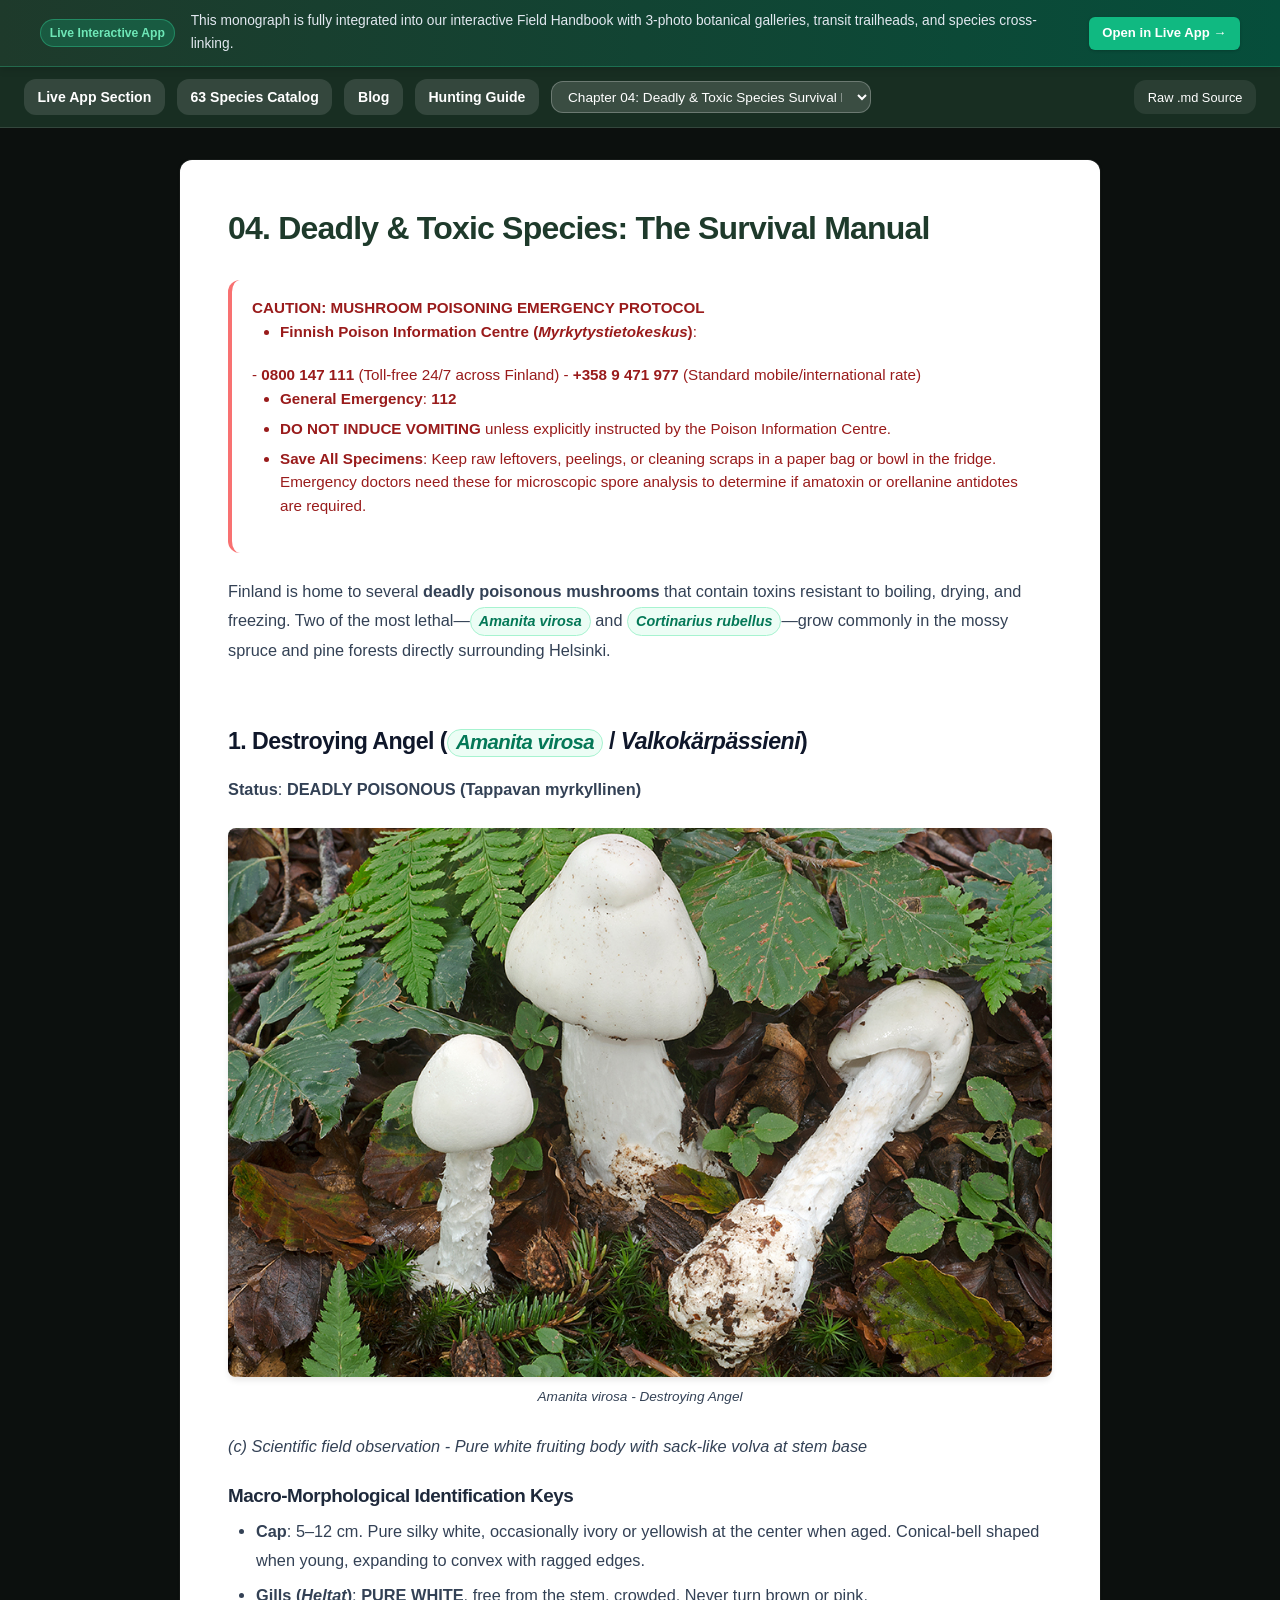
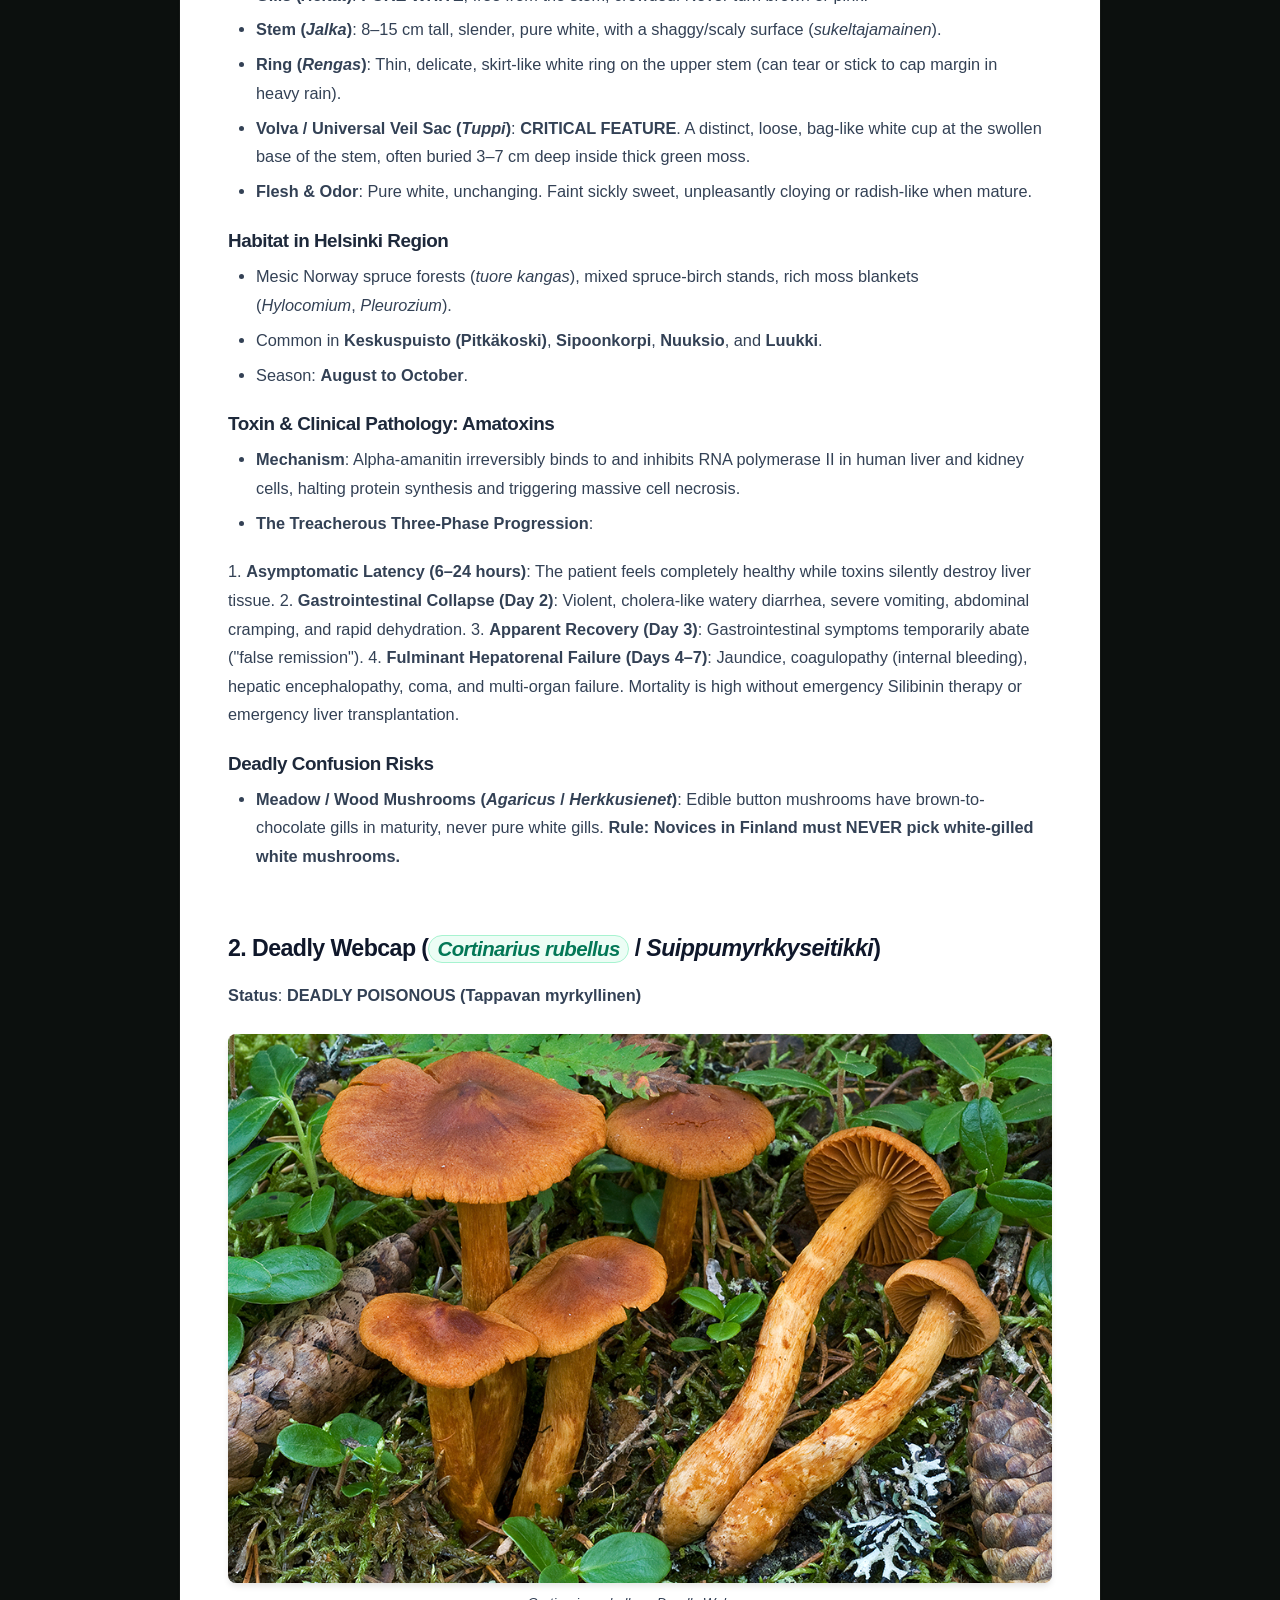
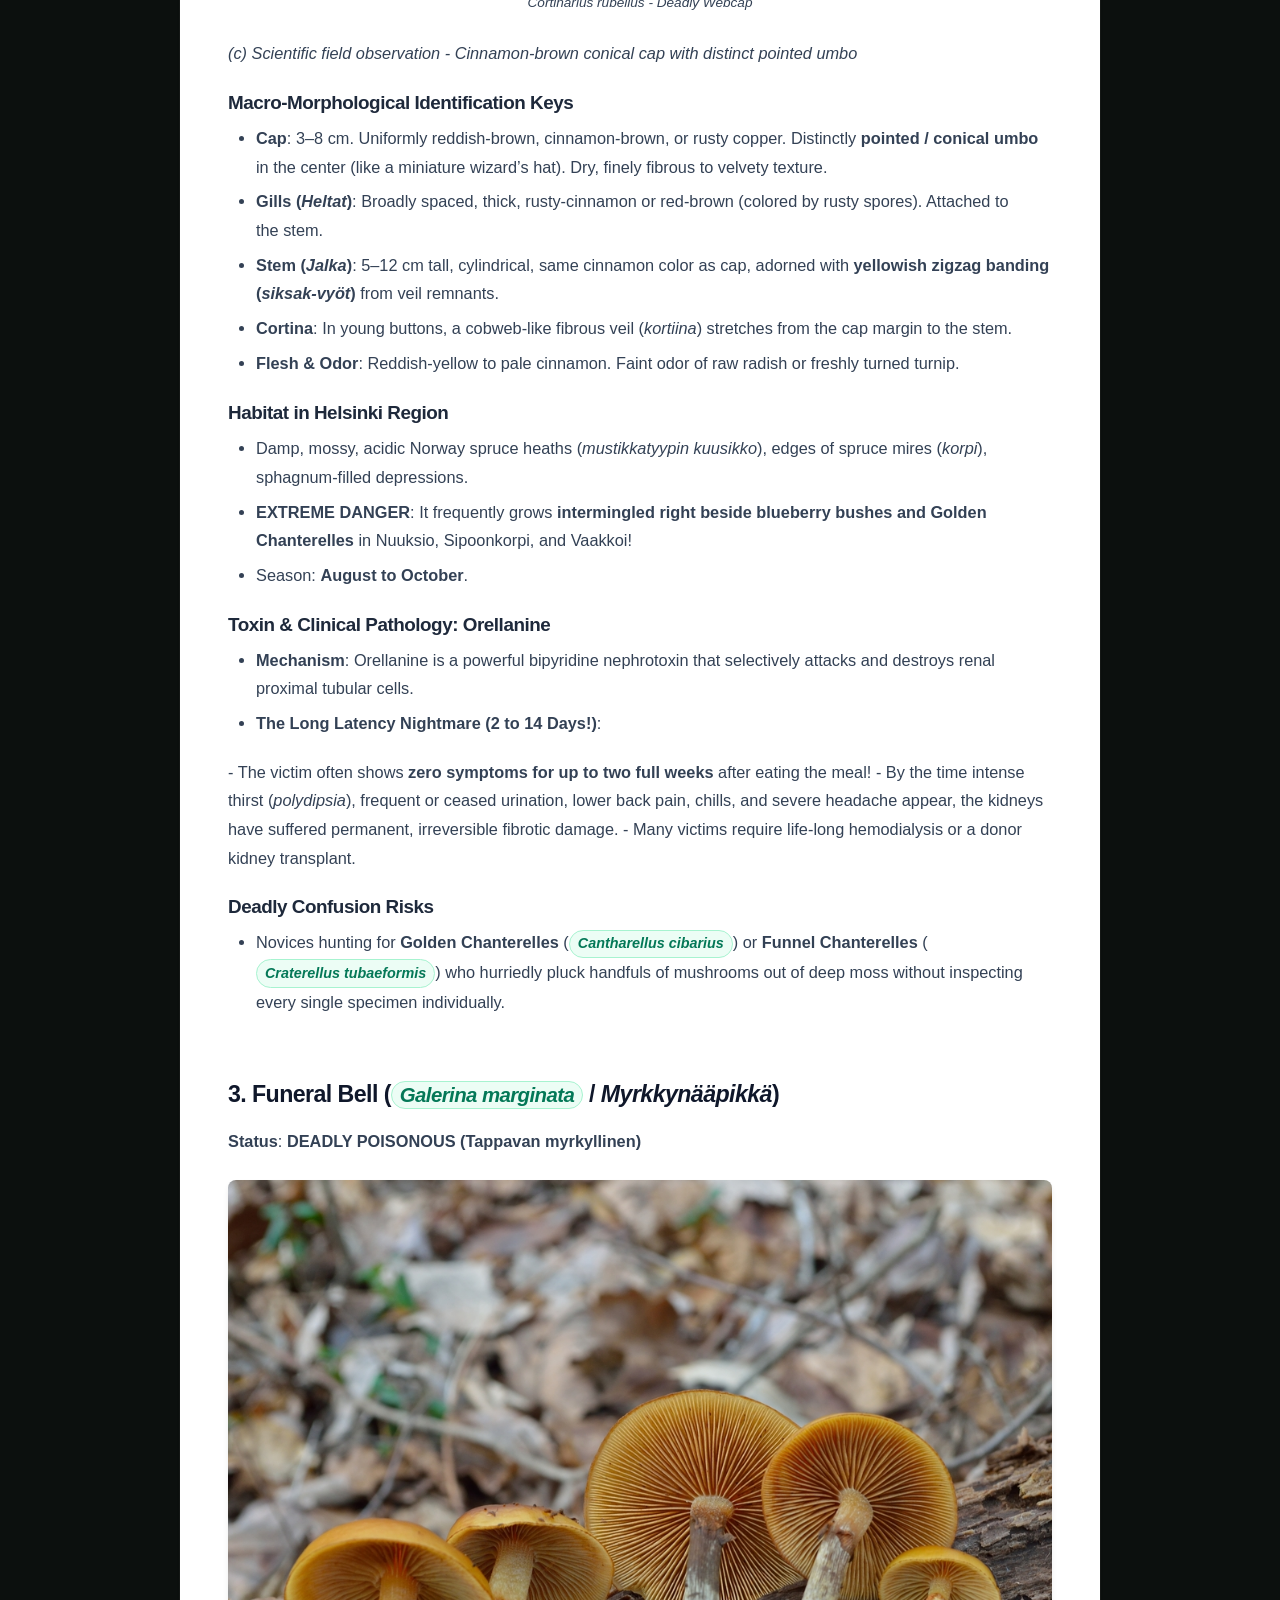
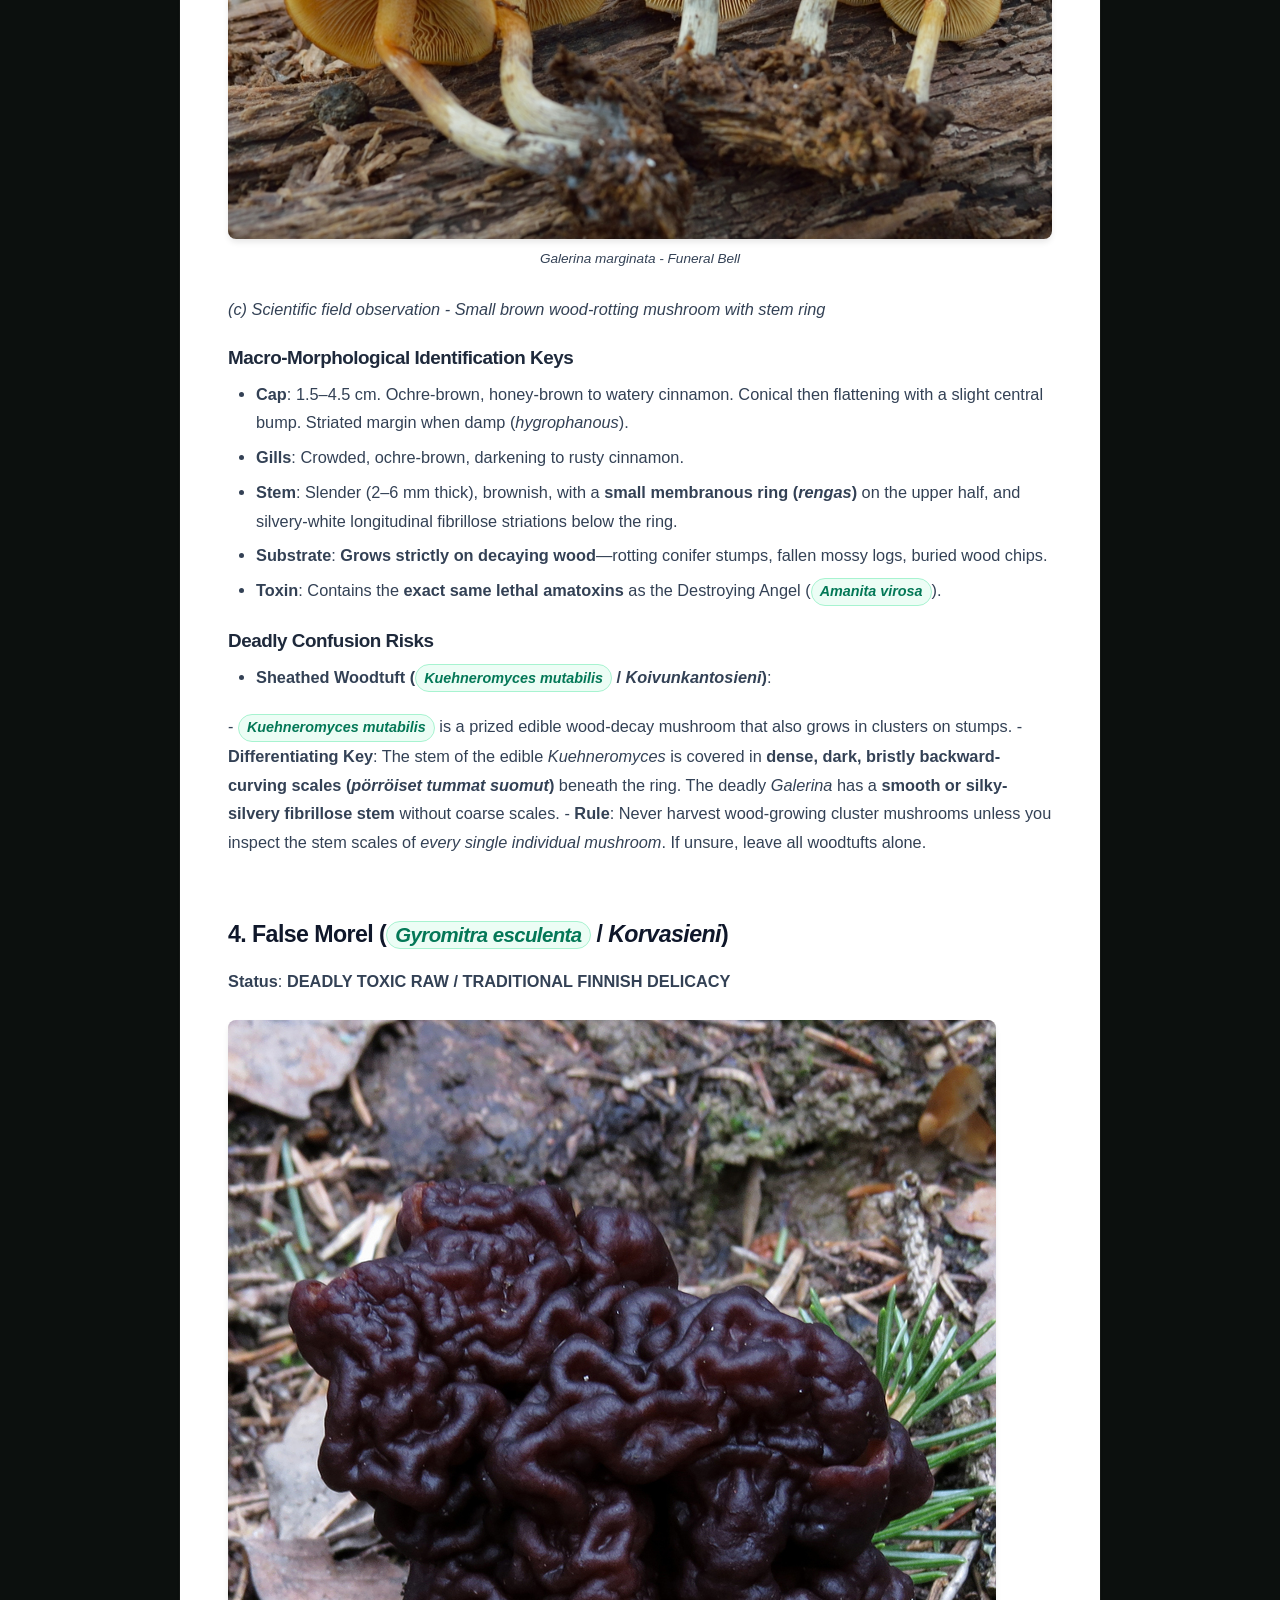
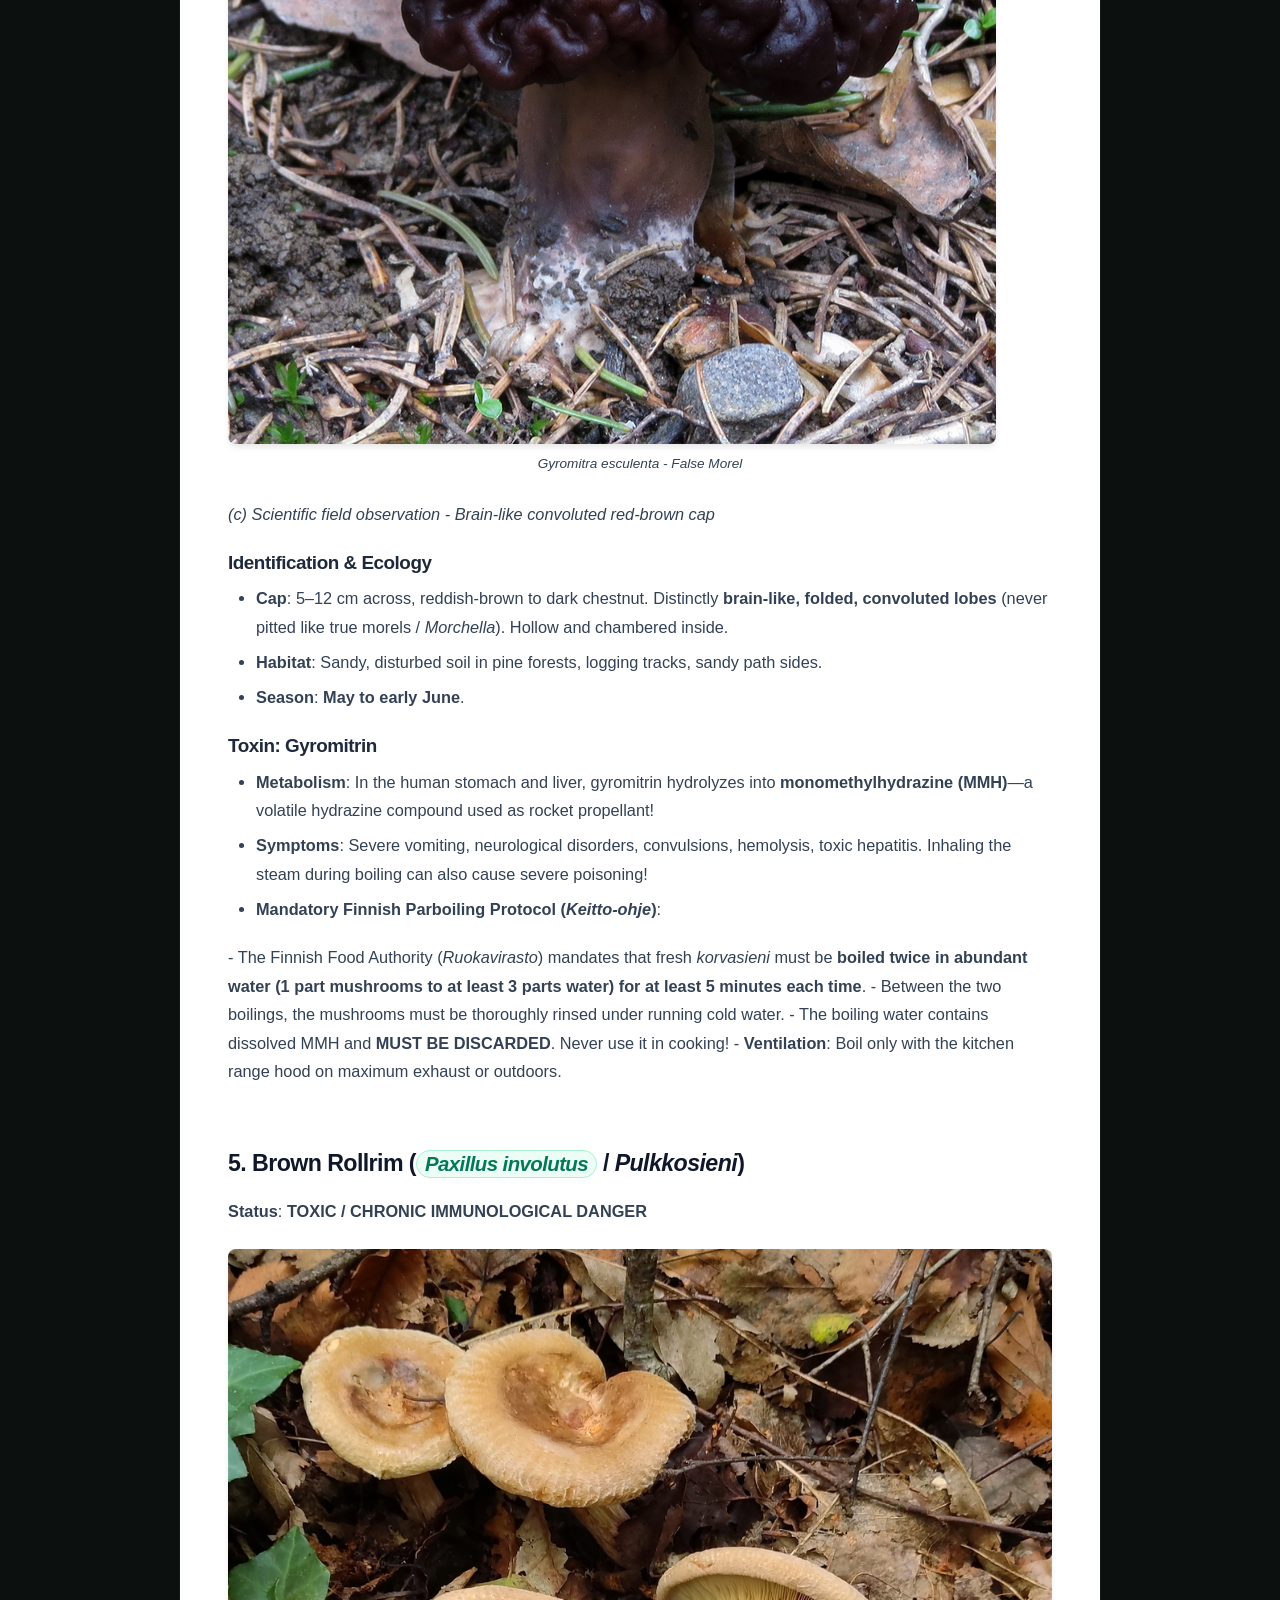
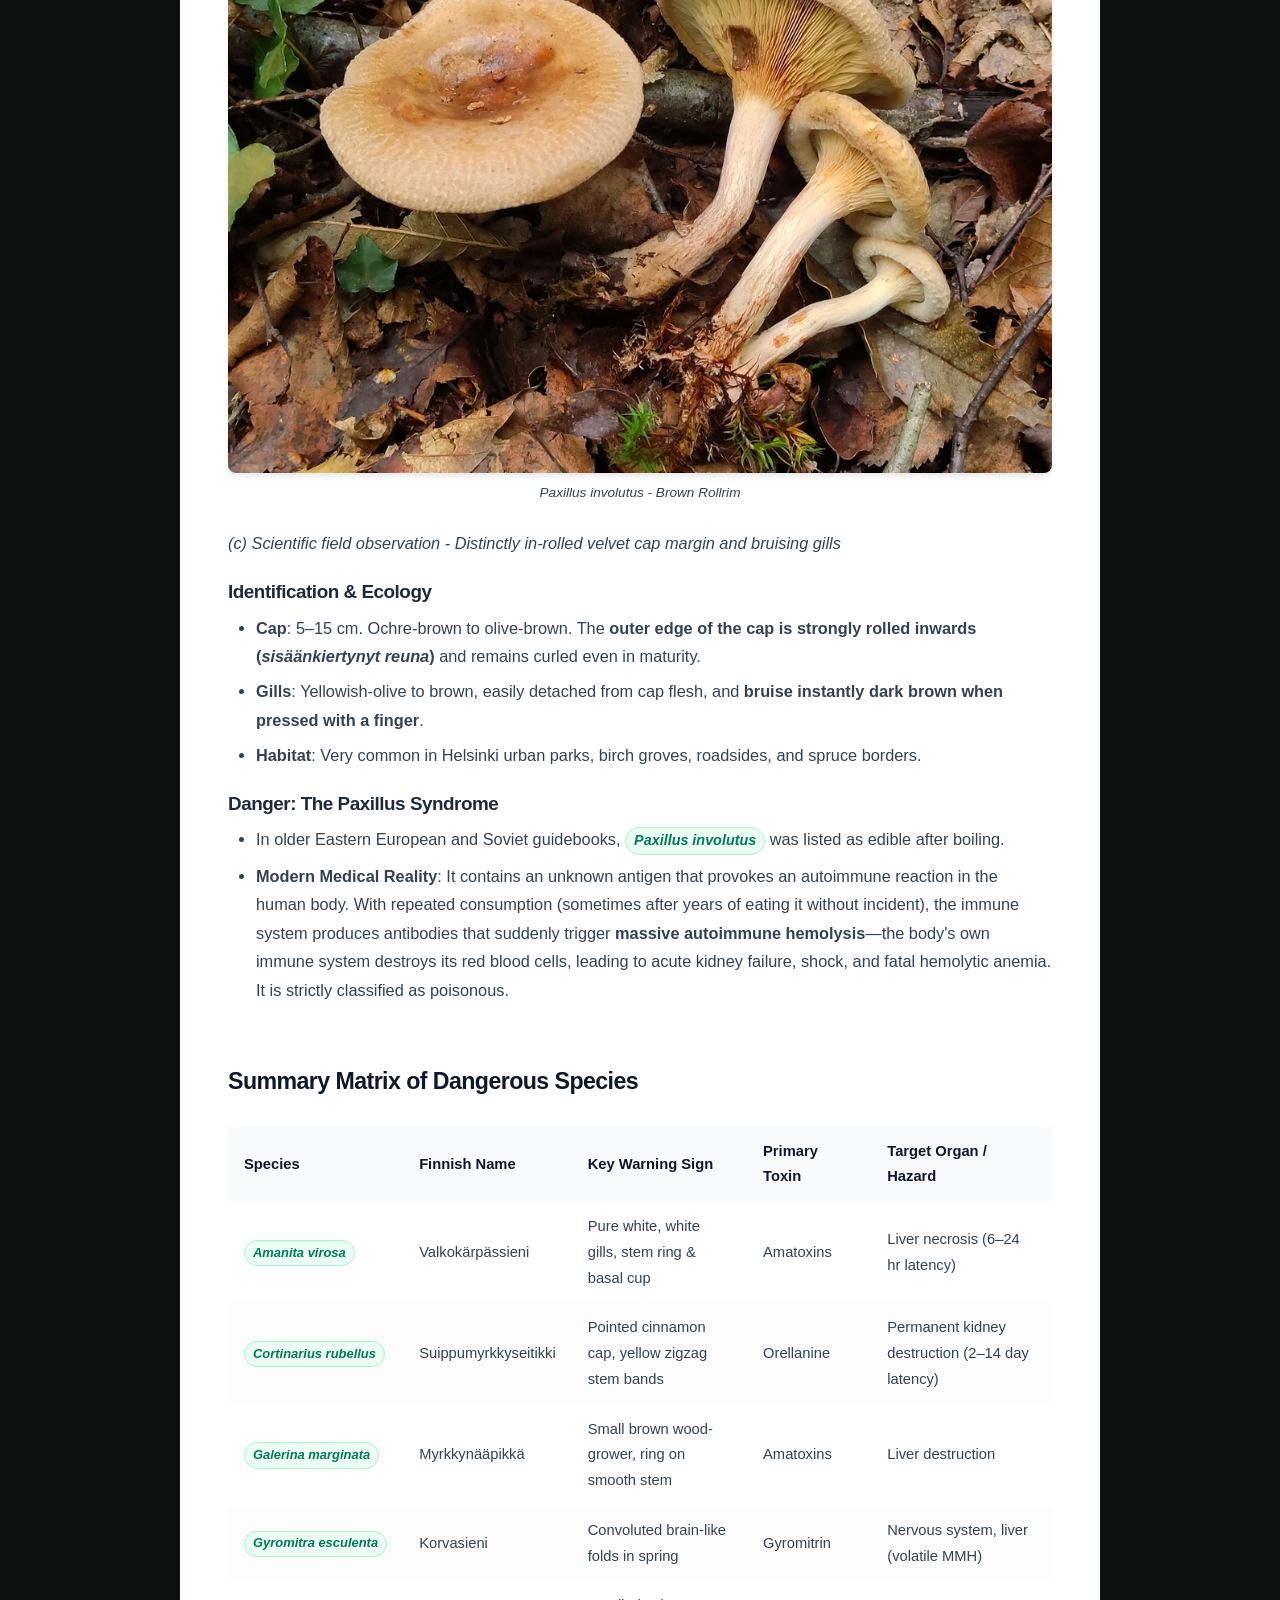
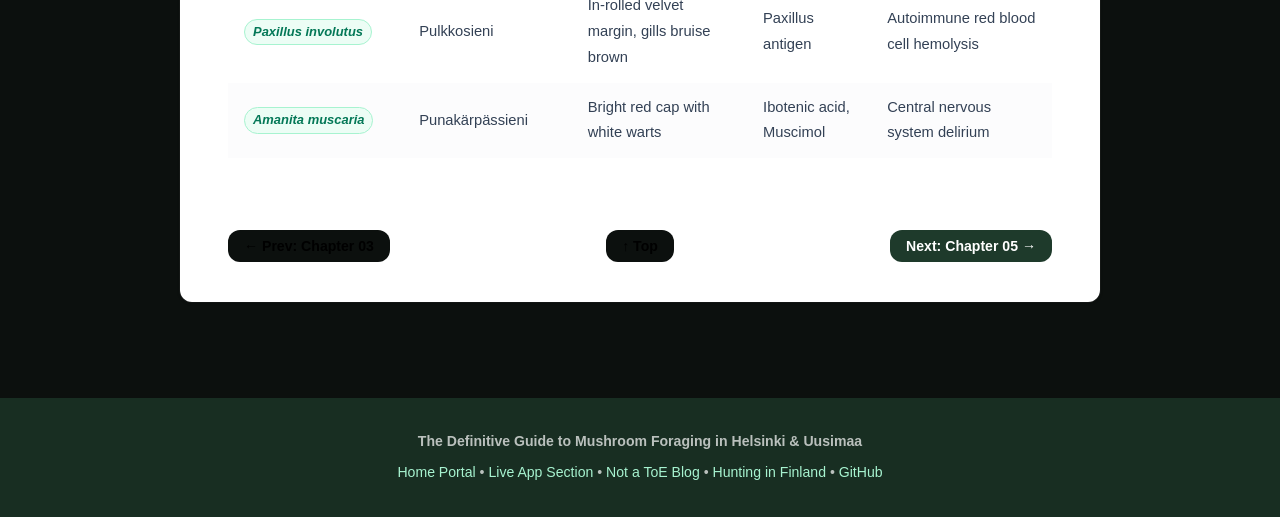
<file: docs/04_deadly_and_toxic_species.html>
<!DOCTYPE html>
<html lang="en">
<head>
  <meta charset="UTF-8">
  <meta name="viewport" content="width=device-width, initial-scale=1.0">
  <title>Deadly & Toxic Species Survival Manual | Helsinki Mushroom Guide</title>
  <link rel="stylesheet" href="../styles.css">
  <style>
    body {
      background-color: var(--bg);
      color: var(--text-main);
      min-height: 100vh;
      display: flex;
      flex-direction: column;
      font-family: -apple-system, BlinkMacSystemFont, "Segoe UI", Roboto, Helvetica, Arial, "PingFang SC", "Hiragino Sans GB", "Microsoft YaHei", sans-serif;
    }
    .doc-live-banner {
      background: linear-gradient(90deg, #1e3a2b 0%, #064e3b 100%);
      color: #ffffff;
      padding: 0.65rem 1.25rem;
      border-bottom: 1px solid rgba(52, 211, 153, 0.3);
      position: sticky;
      top: 0;
      z-index: 101;
      box-shadow: 0 2px 8px rgba(0,0,0,0.15);
    }
    .doc-live-banner-inner {
      max-width: 1200px;
      margin: 0 auto;
      display: flex;
      align-items: center;
      justify-content: space-between;
      gap: 1rem;
      flex-wrap: wrap;
    }
    .banner-badge {
      background: rgba(16, 185, 129, 0.25);
      color: #6ee7b7;
      font-size: 0.76rem;
      font-weight: 700;
      padding: 0.2rem 0.55rem;
      border-radius: 9999px;
      border: 1px solid rgba(52, 211, 153, 0.4);
      white-space: nowrap;
    }
    .banner-text {
      font-size: 0.86rem;
      color: #e2e8f0;
      flex: 1;
      min-width: 260px;
    }
    .banner-cta {
      background: #10b981;
      color: #ffffff;
      font-weight: 700;
      font-size: 0.82rem;
      text-decoration: none;
      padding: 0.35rem 0.85rem;
      border-radius: 6px;
      white-space: nowrap;
      transition: all 0.15s ease;
      box-shadow: 0 1px 3px rgba(0,0,0,0.2);
    }
    .banner-cta:hover {
      background: #059669;
      transform: translateY(-1px);
    }
    .doc-sticky-header {
      background: #182e22;
      backdrop-filter: blur(12px);
      border-bottom: 1px solid rgba(255, 255, 255, 0.12);
      padding: 0.75rem 1.5rem;
      display: flex;
      align-items: center;
      justify-content: space-between;
      gap: 1rem;
      flex-wrap: wrap;
    }
    .doc-nav-left {
      display: flex;
      align-items: center;
      gap: 0.75rem;
      flex-wrap: wrap;
    }
    .doc-btn-back {
      color: #fff;
      text-decoration: none;
      display: inline-flex;
      align-items: center;
      gap: 0.4rem;
      font-weight: 600;
      font-size: 0.88rem;
      padding: 0.4rem 0.85rem;
      background: rgba(255, 255, 255, 0.12);
      border-radius: var(--radius);
      transition: all 0.2s ease;
    }
    .doc-btn-back:hover {
      background: #2d5a42;
      color: #fff;
      transform: translateX(-2px);
    }
    .doc-select {
      background: rgba(255, 255, 255, 0.15);
      color: #fff;
      border: 1px solid rgba(255, 255, 255, 0.25);
      padding: 0.4rem 0.75rem;
      border-radius: var(--radius);
      font-size: 0.85rem;
      cursor: pointer;
      outline: none;
      max-width: 320px;
    }
    .doc-select option {
      background: #182e22;
      color: #fff;
    }
    .doc-main-container {
      max-width: 960px;
      margin: 2rem auto;
      padding: 0 1.25rem 4rem;
      flex: 1;
      width: 100%;
    }
    .doc-card {
      background: #ffffff;
      border-radius: var(--radius);
      padding: 2.5rem 3rem;
      box-shadow: var(--shadow);
      border: 1px solid var(--border);
    }
    .doc-content-area {
      line-height: 1.75;
      font-size: 1.02rem;
      color: #334155;
    }
    .doc-content-area h1 {
      font-size: 2rem;
      color: #1e3a2b;
      margin-top: 0.5rem;
      margin-bottom: 1rem;
      line-height: 1.25;
      border-bottom: 2px solid var(--border);
      padding-bottom: 0.5rem;
    }
    .doc-content-area h2 {
      font-size: 1.45rem;
      color: #0f172a;
      margin-top: 2rem;
      margin-bottom: 0.75rem;
      border-bottom: 1px solid var(--border);
      padding-bottom: 0.4rem;
    }
    .doc-content-area h3 {
      font-size: 1.18rem;
      color: #1e293b;
      margin-top: 1.5rem;
      margin-bottom: 0.6rem;
    }
    .doc-content-area p {
      margin-bottom: 1rem;
    }
    .doc-content-area ul, .doc-content-area ol {
      margin-bottom: 1.25rem;
      padding-left: 1.75rem;
    }
    .doc-content-area li {
      margin-bottom: 0.4rem;
    }
    .table-container {
      width: 100%;
      overflow-x: auto;
      margin: 1.5rem 0;
    }
    table {
      width: 100%;
      border-collapse: collapse;
      font-size: 0.92rem;
    }
    th, td {
      border: 1px solid var(--border);
      padding: 0.75rem 1rem;
      text-align: left;
    }
    th {
      background: #f8fafc;
      font-weight: 700;
      color: #0f172a;
    }
    tr:nth-child(even) td {
      background: #fcfcfd;
    }
    .reader-alert {
      padding: 1rem 1.25rem;
      border-radius: var(--radius);
      margin: 1.5rem 0;
      font-size: 0.95rem;
      line-height: 1.55;
    }
    .reader-alert.note {
      background-color: #eff6ff;
      border-left: 4px solid #3b82f6;
      color: #1e40af;
    }
    .reader-alert.warning {
      background-color: var(--warning-light);
      border-left: 4px solid var(--warning);
      color: #92400e;
    }
    .reader-alert.danger {
      background-color: var(--danger-light);
      border-left: 4px solid var(--danger);
      color: #991b1b;
    }
    .reader-figure {
      margin: 1.5rem 0;
      text-align: center;
    }
    .reader-figure img {
      max-width: 100%;
      border-radius: 8px;
      box-shadow: 0 4px 6px -1px rgba(0,0,0,0.1);
    }
    .reader-figure figcaption {
      margin-top: 0.5rem;
      font-size: 0.85rem;
      color: var(--text-muted);
      font-style: italic;
    }
    .inline-species-chip {
      display: inline-flex;
      align-items: center;
      gap: 0.25rem;
      background: #ecfdf5;
      color: #047857;
      border: 1px solid #a7f3d0;
      padding: 0.05rem 0.5rem;
      border-radius: 9999px;
      font-size: 0.88em;
      text-decoration: none;
      font-weight: 600;
      transition: all 0.15s ease;
      vertical-align: baseline;
      white-space: nowrap;
    }
    .inline-species-chip:hover {
      background: #10b981;
      color: #ffffff;
      border-color: #10b981;
      transform: translateY(-1px);
    }
    .inline-chapter-link {
      color: #047857;
      font-weight: 600;
      text-decoration: underline;
    }
    .inline-chapter-link:hover {
      color: #065f46;
    }
    pre {
      background: #0f172a;
      color: #f8fafc;
      padding: 1rem 1.25rem;
      border-radius: var(--radius);
      overflow-x: auto;
      font-size: 0.88rem;
      margin: 1.25rem 0;
    }
    code {
      font-family: ui-monospace, SFMono-Regular, Menlo, Monaco, Consolas, monospace;
      background: rgba(0,0,0,0.06);
      padding: 0.15rem 0.35rem;
      border-radius: 4px;
      font-size: 0.88em;
    }
    pre code {
      background: transparent;
      padding: 0;
    }
    blockquote {
      border-left: 4px solid #2d5a42;
      padding-left: 1rem;
      margin: 1.25rem 0;
      color: var(--text-muted);
      font-style: italic;
    }
    hr {
      border: 0;
      border-top: 1px solid var(--border);
      margin: 2rem 0;
    }
    .doc-footer-nav {
      display: flex;
      justify-content: space-between;
      align-items: center;
      margin-top: 3rem;
      padding-top: 1.5rem;
      border-top: 1px solid var(--border);
      flex-wrap: wrap;
      gap: 1rem;
    }
    .doc-nav-btn {
      padding: 0.5rem 1rem;
      border-radius: var(--radius);
      font-weight: 600;
      font-size: 0.88rem;
      text-decoration: none;
      background: var(--bg);
      border: 1px solid var(--border);
      color: var(--text-main);
      transition: all 0.2s ease;
    }
    .doc-nav-btn:hover {
      background: #2d5a42;
      color: #fff;
    }
    .doc-nav-btn.primary {
      background: #1e3a2b;
      color: #fff;
    }
    .doc-nav-btn.primary:hover {
      background: #2d5a42;
    }
    @media (max-width: 768px) {
      .doc-card {
        padding: 1.5rem;
      }
      .doc-content-area h1 {
        font-size: 1.5rem;
      }
      .doc-select {
        max-width: 100%;
        width: 100%;
      }
    }
  </style>
</head>
<body>

  <!-- Sticky Live App Banner -->
  <aside class="doc-live-banner" aria-label="Interactive Version Available">
    <div class="doc-live-banner-inner">
      <span class="banner-badge">Live Interactive App</span>
      <span class="banner-text">This monograph is fully integrated into our interactive Field Handbook with 3-photo botanical galleries, transit trailheads, and species cross-linking.</span>
      <a href="../index.html#/lookalikes" class="banner-cta">Open in Live App →</a>
    </div>
  </aside>

  <!-- Sticky Header Bar -->
  <header class="doc-sticky-header">
    <div class="doc-nav-left">
      <a href="../index.html#/lookalikes" class="doc-btn-back">Live App Section</a>
      <a href="../index.html#/catalog" class="doc-btn-back">63 Species Catalog</a>
      <a href="https://powerpig99.github.io/not-a-toe/" class="doc-btn-back" target="_blank" rel="noopener" title="Author Blog (Not a ToE)">Blog</a>
      <a href="https://powerpig99.github.io/hunting-in-finland/" class="doc-btn-back" target="_blank" rel="noopener" title="Companion Guide: Hunting in Finland">Hunting Guide</a>
      <select class="doc-select" onchange="if(this.value) window.location.href=this.value" aria-label="Jump to Chapter">
        
    <option value="01_legal_and_ethics.html" >
      Chapter 01: Legal Rights, Nature Protection & Forest Safety
    </option>
  
    <option value="02_helsinki_transit_spots_guide.html" >
      Chapter 02: Helsinki Foraging Spots by HSL Transit (Zone A–D)
    </option>
  
    <option value="03_seasonal_calendar_and_habitats.html" >
      Chapter 03: Seasonal Calendar, Habitats & The Chanterelle Dilemma
    </option>
  
    <option value="04_deadly_and_toxic_species.html" selected>
      Chapter 04: Deadly & Toxic Species Survival Manual
    </option>
  
    <option value="05_beginner_safe_species.html" >
      Chapter 05: The "Safe Five" Beginner Species
    </option>
  
    <option value="06_intermediate_and_advanced.html" >
      Chapter 06: Intermediate & Advanced Gourmet Species
    </option>
  
    <option value="07_preservation_and_recipes.html" >
      Chapter 07: Preservation & Authentic Finnish Recipes
    </option>
  
    <option value="08_expanded_edible_species_index.html" >
      Chapter 08: Master Index: 50+ Wild Edible Mushrooms of Finland
    </option>
  
    <option value="09_reishi_in_helsinki.html" >
      Chapter 09: Wild Reishi in Helsinki: Occurrence, Wetland Habitats, Host Trees & Lookalike Defense
    </option>
  
    <option value="cooking_and_recipes_zh.html" >
      Special Guide: Chinese Wild Mushroom Culinary Mastery & Cross-Culture Recipes
    </option>
  
      </select>
    </div>
    <div>
      <a href="04_deadly_and_toxic_species.md" class="doc-btn-back" target="_blank" style="background:rgba(255,255,255,0.08); font-weight:normal; font-size:0.8rem;">Raw .md Source</a>
    </div>
  </header>

  <!-- Main Content -->
  <main class="doc-main-container">
    <article class="doc-card">
      <div class="doc-content-area">
        <h1>04. Deadly & Toxic Species: The Survival Manual</h1>

<div class="reader-alert danger"><strong>CAUTION:</strong> <strong>MUSHROOM POISONING EMERGENCY PROTOCOL</strong>
<ul>
  <li><strong>Finnish Poison Information Centre (<em>Myrkytystietokeskus</em>)</strong>:</li>
</ul>
  - <strong>0800 147 111</strong> (Toll-free 24/7 across Finland)
  - <strong>+358 9 471 977</strong> (Standard mobile/international rate)
<ul>
  <li><strong>General Emergency</strong>: <strong>112</strong></li>
  <li><strong>DO NOT INDUCE VOMITING</strong> unless explicitly instructed by the Poison Information Centre.</li>
  <li><strong>Save All Specimens</strong>: Keep raw leftovers, peelings, or cleaning scraps in a paper bag or bowl in the fridge. Emergency doctors need these for microscopic spore analysis to determine if amatoxin or orellanine antidotes are required.</div></li>
</ul>

<p>Finland is home to several <strong>deadly poisonous mushrooms</strong> that contain toxins resistant to boiling, drying, and freezing. Two of the most lethal—<a href="../index.html#/mushroom/amanita_virosa" class="inline-species-chip" title="View identification guide in live app"><span class="chip-title"><em>Amanita virosa</em></span></a> and <a href="../index.html#/mushroom/cortinarius_rubellus" class="inline-species-chip" title="View identification guide in live app"><span class="chip-title"><em>Cortinarius rubellus</em></span></a>—grow commonly in the mossy spruce and pine forests directly surrounding Helsinki.</p>

<hr>

<h2>1. Destroying Angel (<a href="../index.html#/mushroom/amanita_virosa" class="inline-species-chip" title="View identification guide in live app"><span class="chip-title"><em>Amanita virosa</em></span></a> / <em>Valkokärpässieni</em>)</h2>
<strong>Status</strong>: <strong>DEADLY POISONOUS (Tappavan myrkyllinen)</strong>

<figure class="reader-figure"><img src="../images/amanita_virosa.jpg" alt="Amanita virosa - Destroying Angel" loading="lazy"><figcaption>Amanita virosa - Destroying Angel</figcaption></figure>
<em>(c) Scientific field observation - Pure white fruiting body with sack-like volva at stem base</em>

<h3>Macro-Morphological Identification Keys</h3>
<ul>
  <li><strong>Cap</strong>: 5–12 cm. Pure silky white, occasionally ivory or yellowish at the center when aged. Conical-bell shaped when young, expanding to convex with ragged edges.</li>
  <li><strong>Gills (<em>Heltat</em>)</strong>: <strong>PURE WHITE</strong>, free from the stem, crowded. Never turn brown or pink.</li>
  <li><strong>Stem (<em>Jalka</em>)</strong>: 8–15 cm tall, slender, pure white, with a shaggy/scaly surface (<em>sukeltajamainen</em>).</li>
  <li><strong>Ring (<em>Rengas</em>)</strong>: Thin, delicate, skirt-like white ring on the upper stem (can tear or stick to cap margin in heavy rain).</li>
  <li><strong>Volva / Universal Veil Sac (<em>Tuppi</em>)</strong>: <strong>CRITICAL FEATURE</strong>. A distinct, loose, bag-like white cup at the swollen base of the stem, often buried 3–7 cm deep inside thick green moss.</li>
  <li><strong>Flesh & Odor</strong>: Pure white, unchanging. Faint sickly sweet, unpleasantly cloying or radish-like when mature.</li>
</ul>

<h3>Habitat in Helsinki Region</h3>
<ul>
  <li>Mesic Norway spruce forests (<em>tuore kangas</em>), mixed spruce-birch stands, rich moss blankets (<em>Hylocomium</em>, <em>Pleurozium</em>).</li>
  <li>Common in <strong>Keskuspuisto (Pitkäkoski)</strong>, <strong>Sipoonkorpi</strong>, <strong>Nuuksio</strong>, and <strong>Luukki</strong>.</li>
  <li>Season: <strong>August to October</strong>.</li>
</ul>

<h3>Toxin & Clinical Pathology: Amatoxins</h3>
<ul>
  <li><strong>Mechanism</strong>: Alpha-amanitin irreversibly binds to and inhibits RNA polymerase II in human liver and kidney cells, halting protein synthesis and triggering massive cell necrosis.</li>
  <li><strong>The Treacherous Three-Phase Progression</strong>:</li>
</ul>
  1. <strong>Asymptomatic Latency (6–24 hours)</strong>: The patient feels completely healthy while toxins silently destroy liver tissue.
  2. <strong>Gastrointestinal Collapse (Day 2)</strong>: Violent, cholera-like watery diarrhea, severe vomiting, abdominal cramping, and rapid dehydration.
  3. <strong>Apparent Recovery (Day 3)</strong>: Gastrointestinal symptoms temporarily abate ("false remission").
  4. <strong>Fulminant Hepatorenal Failure (Days 4–7)</strong>: Jaundice, coagulopathy (internal bleeding), hepatic encephalopathy, coma, and multi-organ failure. Mortality is high without emergency Silibinin therapy or emergency liver transplantation.

<h3>Deadly Confusion Risks</h3>
<ul>
  <li><strong>Meadow / Wood Mushrooms (<em>Agaricus</em> / <em>Herkkusienet</em>)</strong>: Edible button mushrooms have brown-to-chocolate gills in maturity, never pure white gills. <strong>Rule: Novices in Finland must NEVER pick white-gilled white mushrooms.</strong></li>
</ul>

<hr>

<h2>2. Deadly Webcap (<a href="../index.html#/mushroom/cortinarius_rubellus" class="inline-species-chip" title="View identification guide in live app"><span class="chip-title"><em>Cortinarius rubellus</em></span></a> / <em>Suippumyrkkyseitikki</em>)</h2>
<strong>Status</strong>: <strong>DEADLY POISONOUS (Tappavan myrkyllinen)</strong>

<figure class="reader-figure"><img src="../images/cortinarius_rubellus.jpg" alt="Cortinarius rubellus - Deadly Webcap" loading="lazy"><figcaption>Cortinarius rubellus - Deadly Webcap</figcaption></figure>
<em>(c) Scientific field observation - Cinnamon-brown conical cap with distinct pointed umbo</em>

<h3>Macro-Morphological Identification Keys</h3>
<ul>
  <li><strong>Cap</strong>: 3–8 cm. Uniformly reddish-brown, cinnamon-brown, or rusty copper. Distinctly <strong>pointed / conical umbo</strong> in the center (like a miniature wizard’s hat). Dry, finely fibrous to velvety texture.</li>
  <li><strong>Gills (<em>Heltat</em>)</strong>: Broadly spaced, thick, rusty-cinnamon or red-brown (colored by rusty spores). Attached to the stem.</li>
  <li><strong>Stem (<em>Jalka</em>)</strong>: 5–12 cm tall, cylindrical, same cinnamon color as cap, adorned with <strong>yellowish zigzag banding (<em>siksak-vyöt</em>)</strong> from veil remnants.</li>
  <li><strong>Cortina</strong>: In young buttons, a cobweb-like fibrous veil (<em>kortiina</em>) stretches from the cap margin to the stem.</li>
  <li><strong>Flesh & Odor</strong>: Reddish-yellow to pale cinnamon. Faint odor of raw radish or freshly turned turnip.</li>
</ul>

<h3>Habitat in Helsinki Region</h3>
<ul>
  <li>Damp, mossy, acidic Norway spruce heaths (<em>mustikkatyypin kuusikko</em>), edges of spruce mires (<em>korpi</em>), sphagnum-filled depressions.</li>
  <li><strong>EXTREME DANGER</strong>: It frequently grows <strong>intermingled right beside blueberry bushes and Golden Chanterelles</strong> in Nuuksio, Sipoonkorpi, and Vaakkoi!</li>
  <li>Season: <strong>August to October</strong>.</li>
</ul>

<h3>Toxin & Clinical Pathology: Orellanine</h3>
<ul>
  <li><strong>Mechanism</strong>: Orellanine is a powerful bipyridine nephrotoxin that selectively attacks and destroys renal proximal tubular cells.</li>
  <li><strong>The Long Latency Nightmare (2 to 14 Days!)</strong>:</li>
</ul>
  - The victim often shows <strong>zero symptoms for up to two full weeks</strong> after eating the meal!
  - By the time intense thirst (<em>polydipsia</em>), frequent or ceased urination, lower back pain, chills, and severe headache appear, the kidneys have suffered permanent, irreversible fibrotic damage.
  - Many victims require life-long hemodialysis or a donor kidney transplant.

<h3>Deadly Confusion Risks</h3>
<ul>
  <li>Novices hunting for <strong>Golden Chanterelles</strong> (<a href="../index.html#/mushroom/cantharellus_cibarius" class="inline-species-chip" title="View identification guide in live app"><span class="chip-title"><em>Cantharellus cibarius</em></span></a>) or <strong>Funnel Chanterelles</strong> (<a href="../index.html#/mushroom/craterellus_tubaeformis" class="inline-species-chip" title="View identification guide in live app"><span class="chip-title"><em>Craterellus tubaeformis</em></span></a>) who hurriedly pluck handfuls of mushrooms out of deep moss without inspecting every single specimen individually.</li>
</ul>

<hr>

<h2>3. Funeral Bell (<a href="../index.html#/mushroom/galerina_marginata" class="inline-species-chip" title="View identification guide in live app"><span class="chip-title"><em>Galerina marginata</em></span></a> / <em>Myrkkynääpikkä</em>)</h2>
<strong>Status</strong>: <strong>DEADLY POISONOUS (Tappavan myrkyllinen)</strong>

<figure class="reader-figure"><img src="../images/galerina_marginata.jpg" alt="Galerina marginata - Funeral Bell" loading="lazy"><figcaption>Galerina marginata - Funeral Bell</figcaption></figure>
<em>(c) Scientific field observation - Small brown wood-rotting mushroom with stem ring</em>

<h3>Macro-Morphological Identification Keys</h3>
<ul>
  <li><strong>Cap</strong>: 1.5–4.5 cm. Ochre-brown, honey-brown to watery cinnamon. Conical then flattening with a slight central bump. Striated margin when damp (<em>hygrophanous</em>).</li>
  <li><strong>Gills</strong>: Crowded, ochre-brown, darkening to rusty cinnamon.</li>
  <li><strong>Stem</strong>: Slender (2–6 mm thick), brownish, with a <strong>small membranous ring (<em>rengas</em>)</strong> on the upper half, and silvery-white longitudinal fibrillose striations below the ring.</li>
  <li><strong>Substrate</strong>: <strong>Grows strictly on decaying wood</strong>—rotting conifer stumps, fallen mossy logs, buried wood chips.</li>
  <li><strong>Toxin</strong>: Contains the <strong>exact same lethal amatoxins</strong> as the Destroying Angel (<a href="../index.html#/mushroom/amanita_virosa" class="inline-species-chip" title="View identification guide in live app"><span class="chip-title"><em>Amanita virosa</em></span></a>).</li>
</ul>

<h3>Deadly Confusion Risks</h3>
<ul>
  <li><strong>Sheathed Woodtuft (<a href="../index.html#/mushroom/kuehneromyces_mutabilis" class="inline-species-chip" title="View identification guide in live app"><span class="chip-title"><em>Kuehneromyces mutabilis</em></span></a> / <em>Koivunkantosieni</em>)</strong>:</li>
</ul>
  - <a href="../index.html#/mushroom/kuehneromyces_mutabilis" class="inline-species-chip" title="View identification guide in live app"><span class="chip-title"><em>Kuehneromyces mutabilis</em></span></a> is a prized edible wood-decay mushroom that also grows in clusters on stumps.
  - <strong>Differentiating Key</strong>: The stem of the edible <em>Kuehneromyces</em> is covered in <strong>dense, dark, bristly backward-curving scales (<em>pörröiset tummat suomut</em>)</strong> beneath the ring. The deadly <em>Galerina</em> has a <strong>smooth or silky-silvery fibrillose stem</strong> without coarse scales.
  - <strong>Rule</strong>: Never harvest wood-growing cluster mushrooms unless you inspect the stem scales of <em>every single individual mushroom</em>. If unsure, leave all woodtufts alone.

<hr>

<h2>4. False Morel (<a href="../index.html#/mushroom/gyromitra_esculenta" class="inline-species-chip" title="View identification guide in live app"><span class="chip-title"><em>Gyromitra esculenta</em></span></a> / <em>Korvasieni</em>)</h2>
<strong>Status</strong>: <strong>DEADLY TOXIC RAW / TRADITIONAL FINNISH DELICACY</strong>

<figure class="reader-figure"><img src="../images/gyromitra_esculenta.jpg" alt="Gyromitra esculenta - False Morel" loading="lazy"><figcaption>Gyromitra esculenta - False Morel</figcaption></figure>
<em>(c) Scientific field observation - Brain-like convoluted red-brown cap</em>

<h3>Identification & Ecology</h3>
<ul>
  <li><strong>Cap</strong>: 5–12 cm across, reddish-brown to dark chestnut. Distinctly <strong>brain-like, folded, convoluted lobes</strong> (never pitted like true morels / <em>Morchella</em>). Hollow and chambered inside.</li>
  <li><strong>Habitat</strong>: Sandy, disturbed soil in pine forests, logging tracks, sandy path sides.</li>
  <li><strong>Season</strong>: <strong>May to early June</strong>.</li>
</ul>

<h3>Toxin: Gyromitrin</h3>
<ul>
  <li><strong>Metabolism</strong>: In the human stomach and liver, gyromitrin hydrolyzes into <strong>monomethylhydrazine (MMH)</strong>—a volatile hydrazine compound used as rocket propellant!</li>
  <li><strong>Symptoms</strong>: Severe vomiting, neurological disorders, convulsions, hemolysis, toxic hepatitis. Inhaling the steam during boiling can also cause severe poisoning!</li>
  <li><strong>Mandatory Finnish Parboiling Protocol (<em>Keitto-ohje</em>)</strong>:</li>
</ul>
  - The Finnish Food Authority (<em>Ruokavirasto</em>) mandates that fresh <em>korvasieni</em> must be <strong>boiled twice in abundant water (1 part mushrooms to at least 3 parts water) for at least 5 minutes each time</strong>.
  - Between the two boilings, the mushrooms must be thoroughly rinsed under running cold water.
  - The boiling water contains dissolved MMH and <strong>MUST BE DISCARDED</strong>. Never use it in cooking!
  - <strong>Ventilation</strong>: Boil only with the kitchen range hood on maximum exhaust or outdoors.

<hr>

<h2>5. Brown Rollrim (<a href="../index.html#/mushroom/paxillus_involutus" class="inline-species-chip" title="View identification guide in live app"><span class="chip-title"><em>Paxillus involutus</em></span></a> / <em>Pulkkosieni</em>)</h2>
<strong>Status</strong>: <strong>TOXIC / CHRONIC IMMUNOLOGICAL DANGER</strong>

<figure class="reader-figure"><img src="../images/paxillus_involutus.jpg" alt="Paxillus involutus - Brown Rollrim" loading="lazy"><figcaption>Paxillus involutus - Brown Rollrim</figcaption></figure>
<em>(c) Scientific field observation - Distinctly in-rolled velvet cap margin and bruising gills</em>

<h3>Identification & Ecology</h3>
<ul>
  <li><strong>Cap</strong>: 5–15 cm. Ochre-brown to olive-brown. The <strong>outer edge of the cap is strongly rolled inwards (<em>sisäänkiertynyt reuna</em>)</strong> and remains curled even in maturity.</li>
  <li><strong>Gills</strong>: Yellowish-olive to brown, easily detached from cap flesh, and <strong>bruise instantly dark brown when pressed with a finger</strong>.</li>
  <li><strong>Habitat</strong>: Very common in Helsinki urban parks, birch groves, roadsides, and spruce borders.</li>
</ul>

<h3>Danger: The Paxillus Syndrome</h3>
<ul>
  <li>In older Eastern European and Soviet guidebooks, <a href="../index.html#/mushroom/paxillus_involutus" class="inline-species-chip" title="View identification guide in live app"><span class="chip-title"><em>Paxillus involutus</em></span></a> was listed as edible after boiling.</li>
  <li><strong>Modern Medical Reality</strong>: It contains an unknown antigen that provokes an autoimmune reaction in the human body. With repeated consumption (sometimes after years of eating it without incident), the immune system produces antibodies that suddenly trigger <strong>massive autoimmune hemolysis</strong>—the body's own immune system destroys its red blood cells, leading to acute kidney failure, shock, and fatal hemolytic anemia. It is strictly classified as poisonous.</li>
</ul>

<hr>

<h2>Summary Matrix of Dangerous Species</h2>

<div class="table-container"><table><thead><tr><th>Species</th><th>Finnish Name</th><th>Key Warning Sign</th><th>Primary Toxin</th><th>Target Organ / Hazard</th></tr></thead><tbody><tr><td><strong><a href="../index.html#/mushroom/amanita_virosa" class="inline-species-chip" title="View identification guide in live app"><span class="chip-title"><em>Amanita virosa</em></span></a></strong></td><td>Valkokärpässieni</td><td>Pure white, white gills, stem ring & basal cup</td><td>Amatoxins</td><td>Liver necrosis (6–24 hr latency)</td></tr><tr><td><strong><a href="../index.html#/mushroom/cortinarius_rubellus" class="inline-species-chip" title="View identification guide in live app"><span class="chip-title"><em>Cortinarius rubellus</em></span></a></strong></td><td>Suippumyrkkyseitikki</td><td>Pointed cinnamon cap, yellow zigzag stem bands</td><td>Orellanine</td><td>Permanent kidney destruction (2–14 day latency)</td></tr><tr><td><strong><a href="../index.html#/mushroom/galerina_marginata" class="inline-species-chip" title="View identification guide in live app"><span class="chip-title"><em>Galerina marginata</em></span></a></strong></td><td>Myrkkynääpikkä</td><td>Small brown wood-grower, ring on smooth stem</td><td>Amatoxins</td><td>Liver destruction</td></tr><tr><td><strong><a href="../index.html#/mushroom/gyromitra_esculenta" class="inline-species-chip" title="View identification guide in live app"><span class="chip-title"><em>Gyromitra esculenta</em></span></a></strong></td><td>Korvasieni</td><td>Convoluted brain-like folds in spring</td><td>Gyromitrin</td><td>Nervous system, liver (volatile MMH)</td></tr><tr><td><strong><a href="../index.html#/mushroom/paxillus_involutus" class="inline-species-chip" title="View identification guide in live app"><span class="chip-title"><em>Paxillus involutus</em></span></a></strong></td><td>Pulkkosieni</td><td>In-rolled velvet margin, gills bruise brown</td><td>Paxillus antigen</td><td>Autoimmune red blood cell hemolysis</td></tr><tr><td><strong><a href="../index.html#/mushroom/amanita_muscaria" class="inline-species-chip" title="View identification guide in live app"><span class="chip-title"><em>Amanita muscaria</em></span></a></strong></td><td>Punakärpässieni</td><td>Bright red cap with white warts</td><td>Ibotenic acid, Muscimol</td><td>Central nervous system delirium</td></tr></tbody></table></div>
      </div>

      <!-- Navigation Footer -->
      <footer class="doc-footer-nav">
        <div>
          <a href="03_seasonal_calendar_and_habitats.html" class="doc-nav-btn">← Prev: Chapter 03</a>
        </div>
        <div>
          <button onclick="window.scrollTo({top:0, behavior:'smooth'})" class="doc-nav-btn" style="cursor:pointer;">↑ Top</button>
        </div>
        <div>
          <a href="05_beginner_safe_species.html" class="doc-nav-btn primary">Next: Chapter 05 →</a>
        </div>
      </footer>
    </article>
  </main>

  <footer style="background:#182e22; color:rgba(255,255,255,0.7); text-align:center; padding:2rem 1rem; font-size:0.88rem;">
    <p><strong>The Definitive Guide to Mushroom Foraging in Helsinki & Uusimaa</strong></p>
    <p style="margin-top:0.5rem;">
      <a href="../index.html" style="color:#a7f3d0;">Home Portal</a> • 
      <a href="../index.html#/lookalikes" style="color:#a7f3d0;">Live App Section</a> • 
      <a href="https://powerpig99.github.io/not-a-toe/" style="color:#a7f3d0;" target="_blank" rel="noopener">Not a ToE Blog</a> • 
      <a href="https://powerpig99.github.io/hunting-in-finland/" style="color:#a7f3d0;" target="_blank" rel="noopener">Hunting in Finland</a> • 
      <a href="https://github.com/powerpig99/helsinki-mushroom-guide" style="color:#a7f3d0;" target="_blank" rel="noopener">GitHub</a>
    </p>
  </footer>

</body>
</html>
</file>
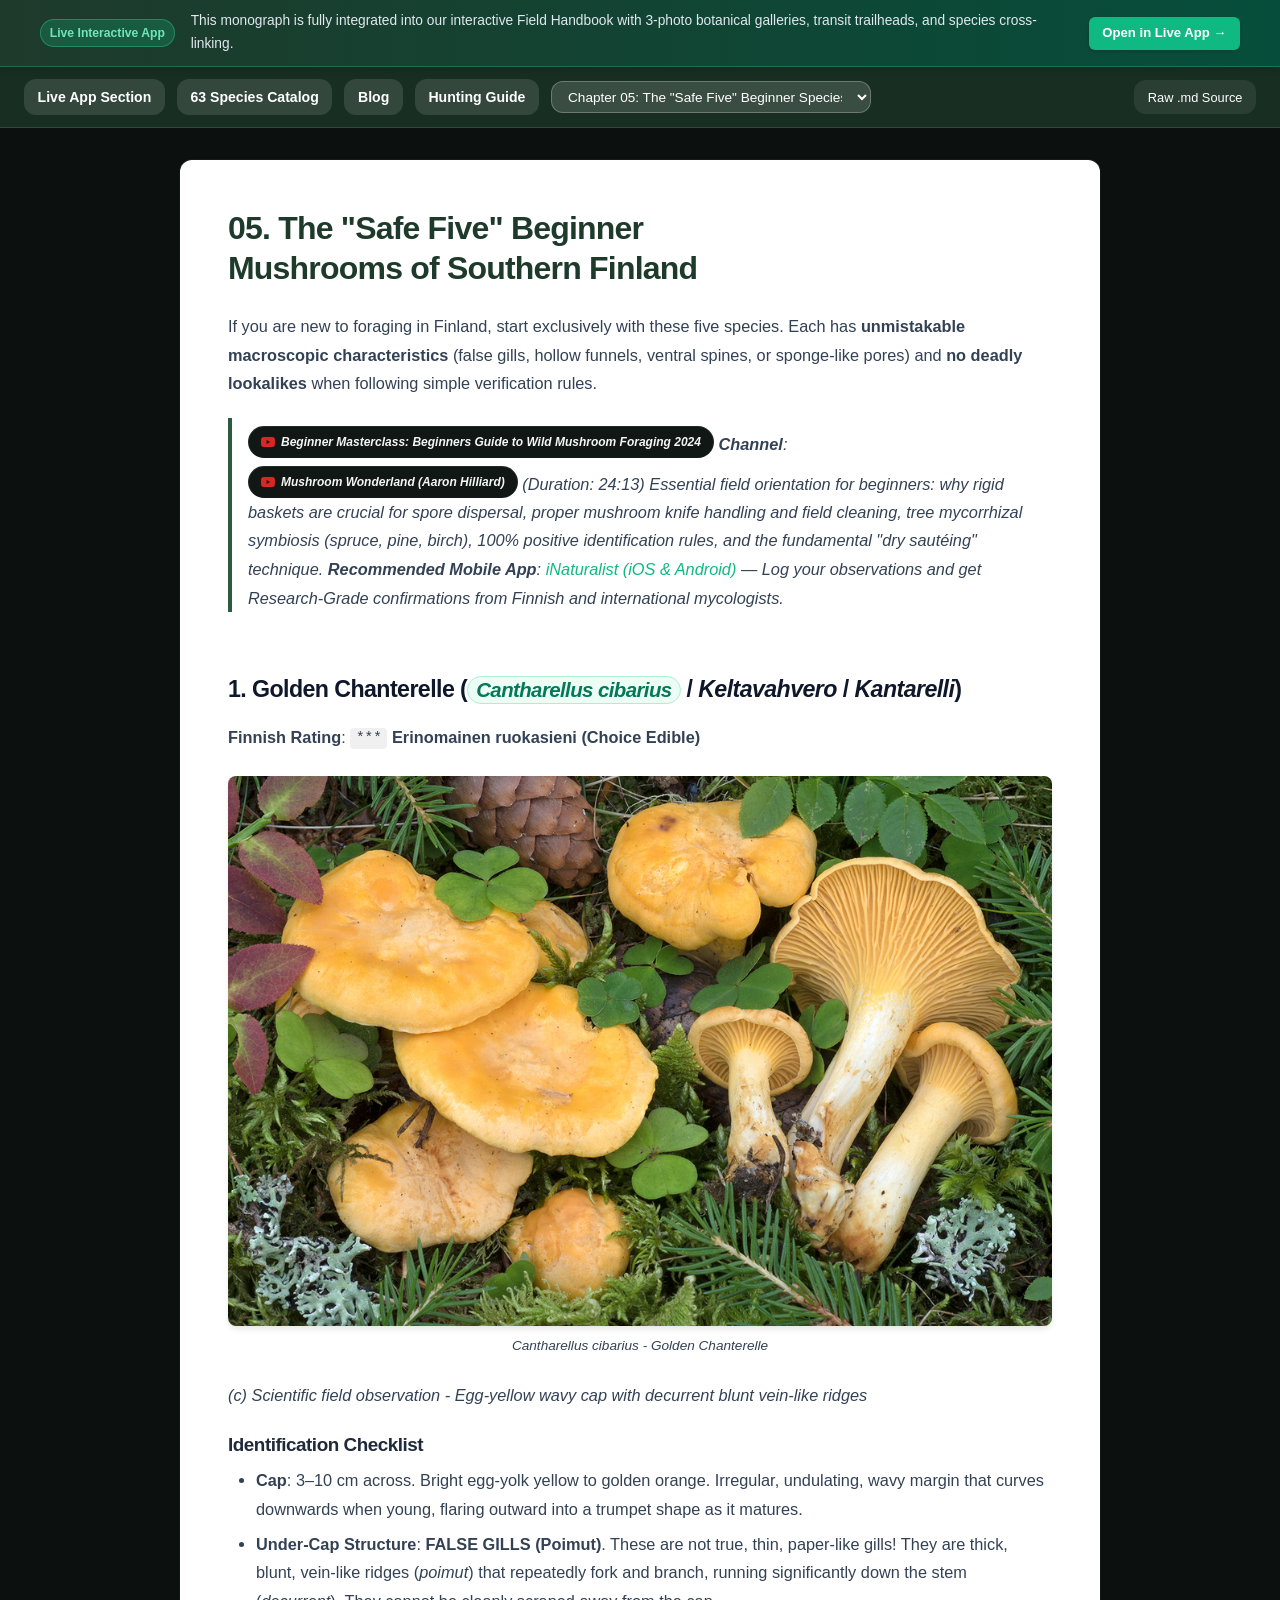
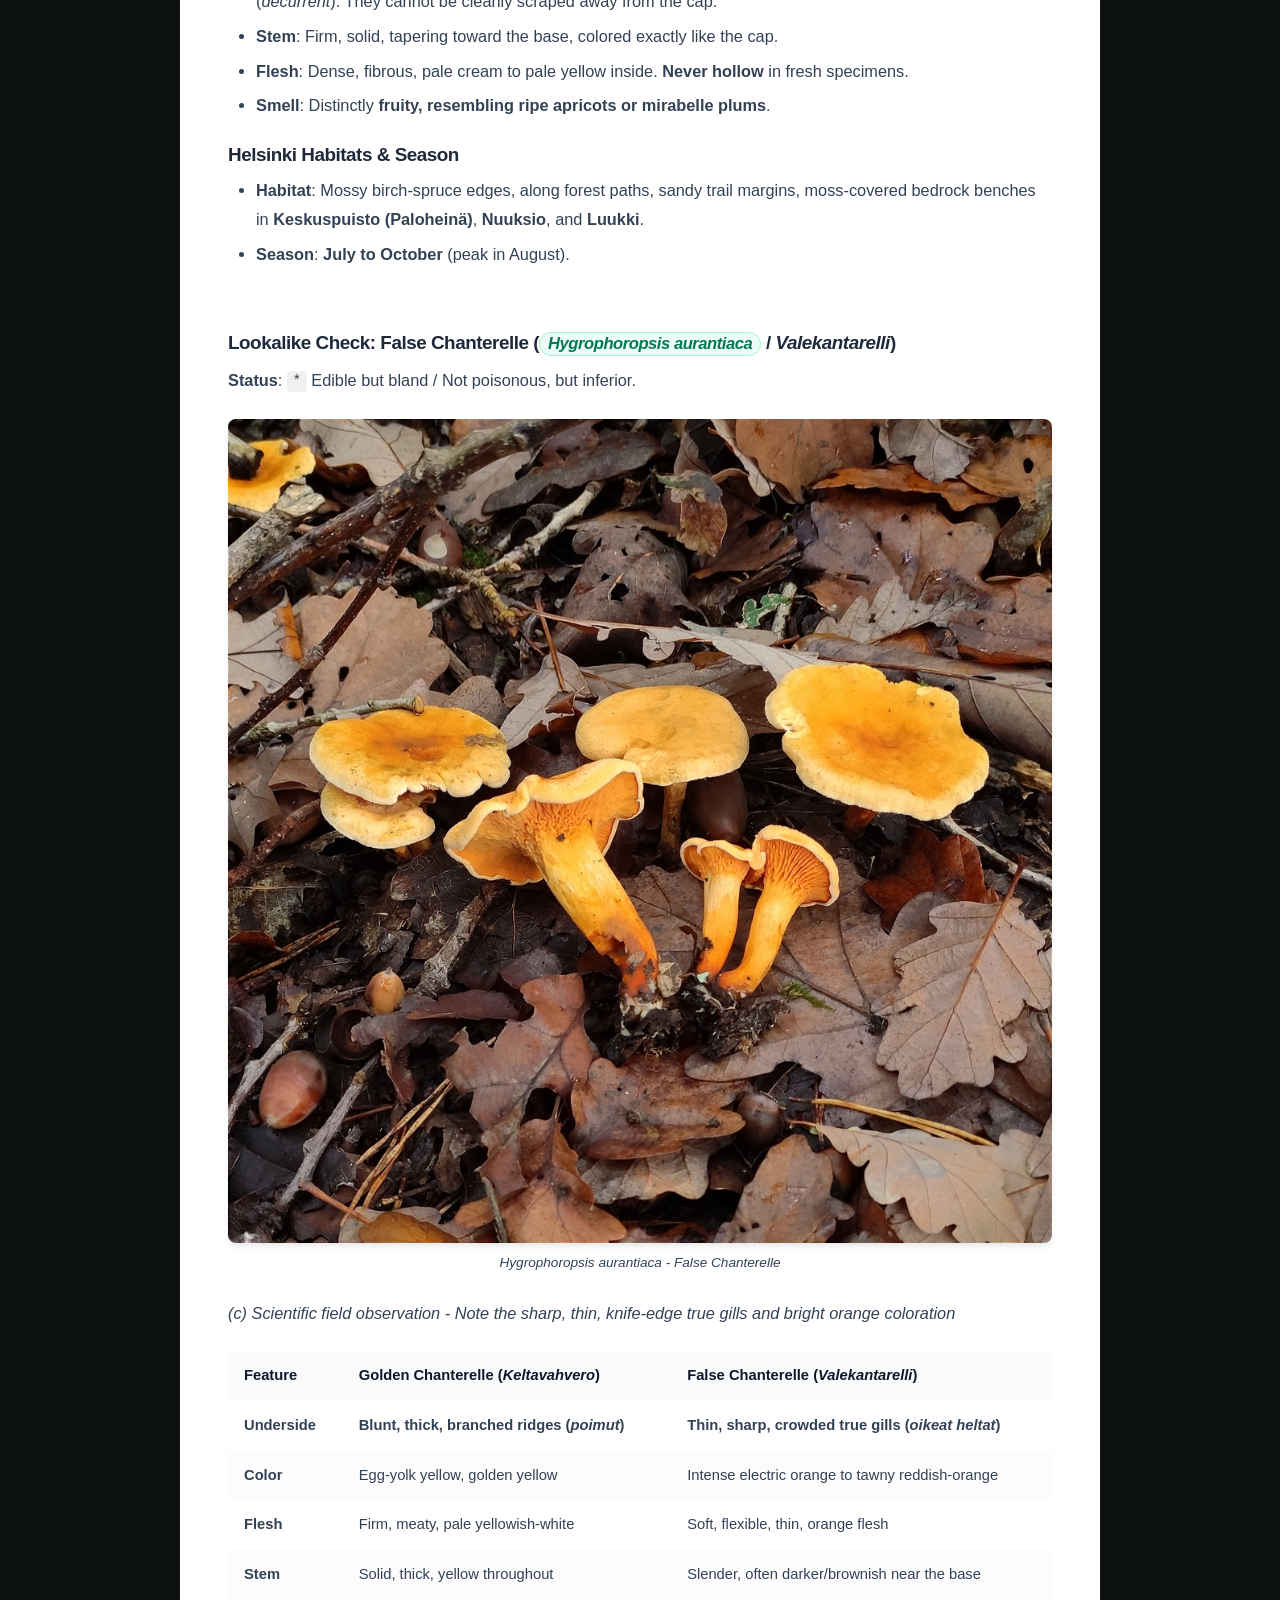
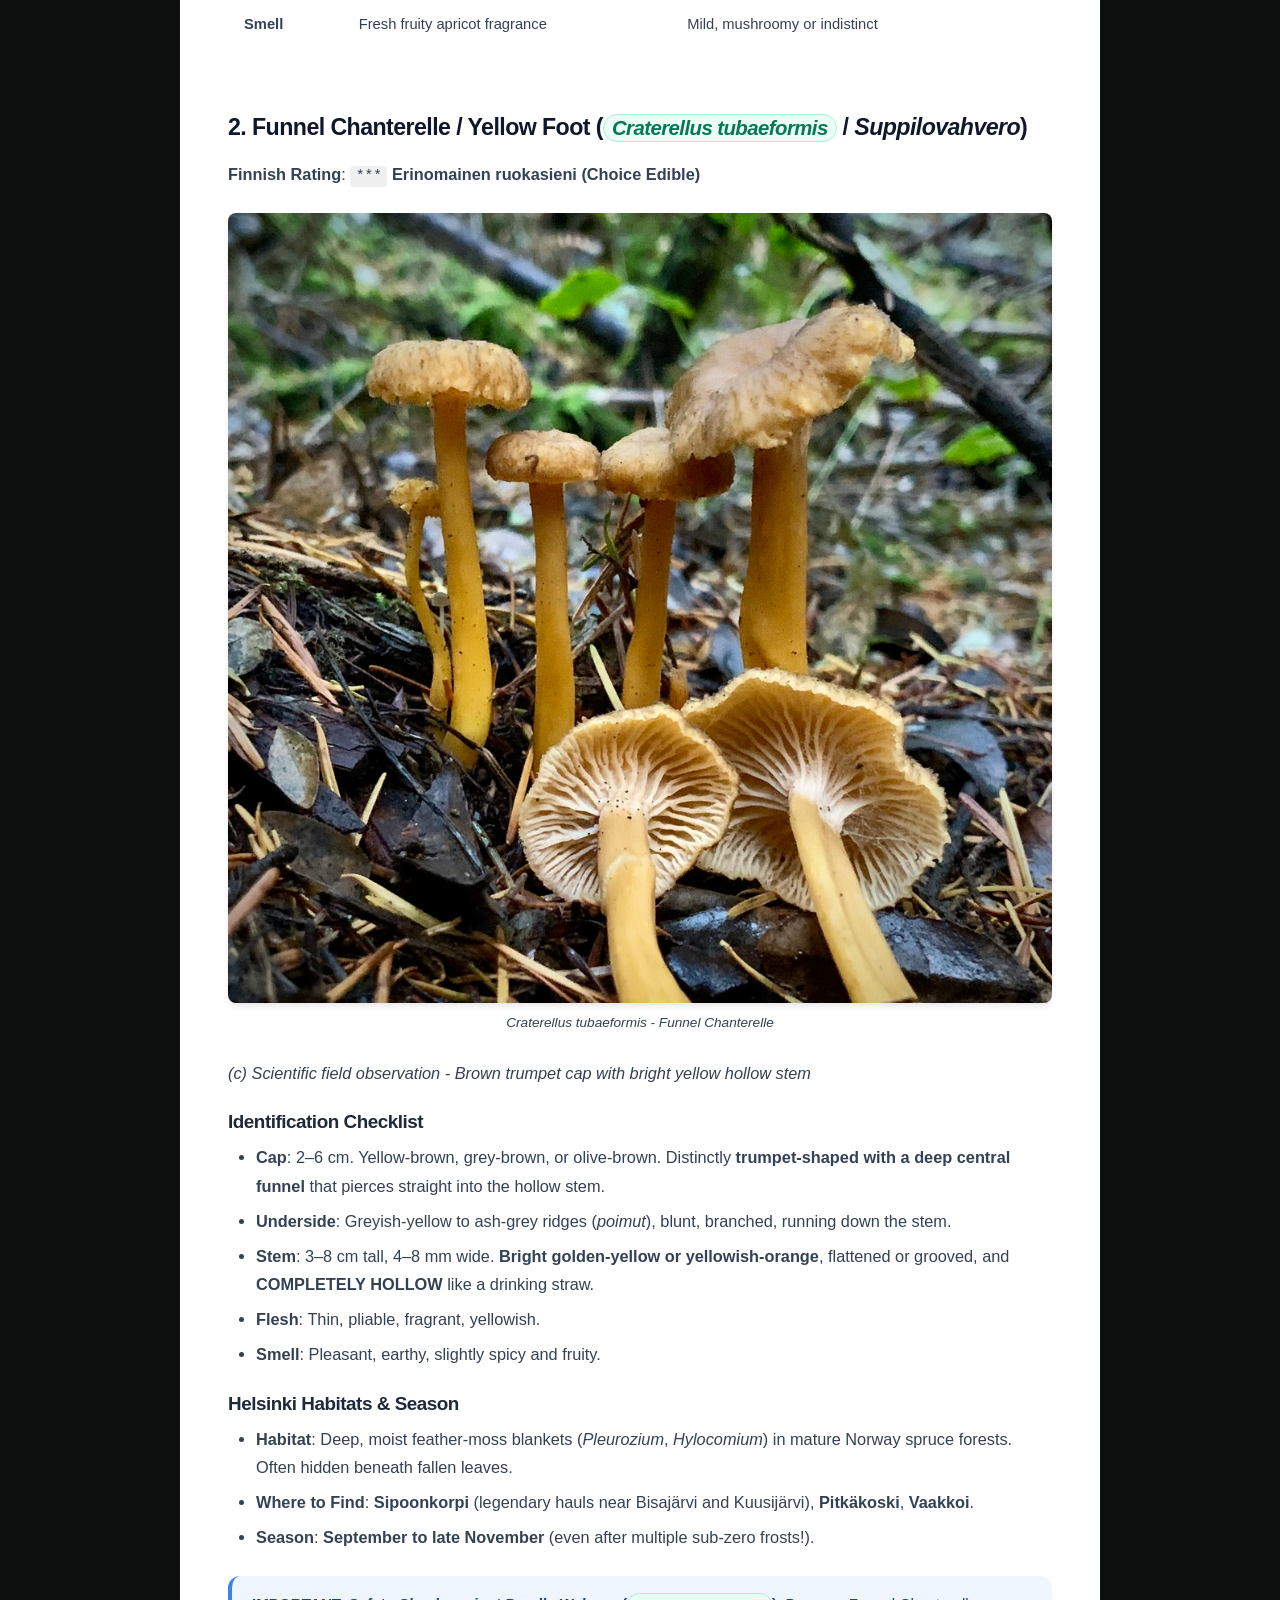
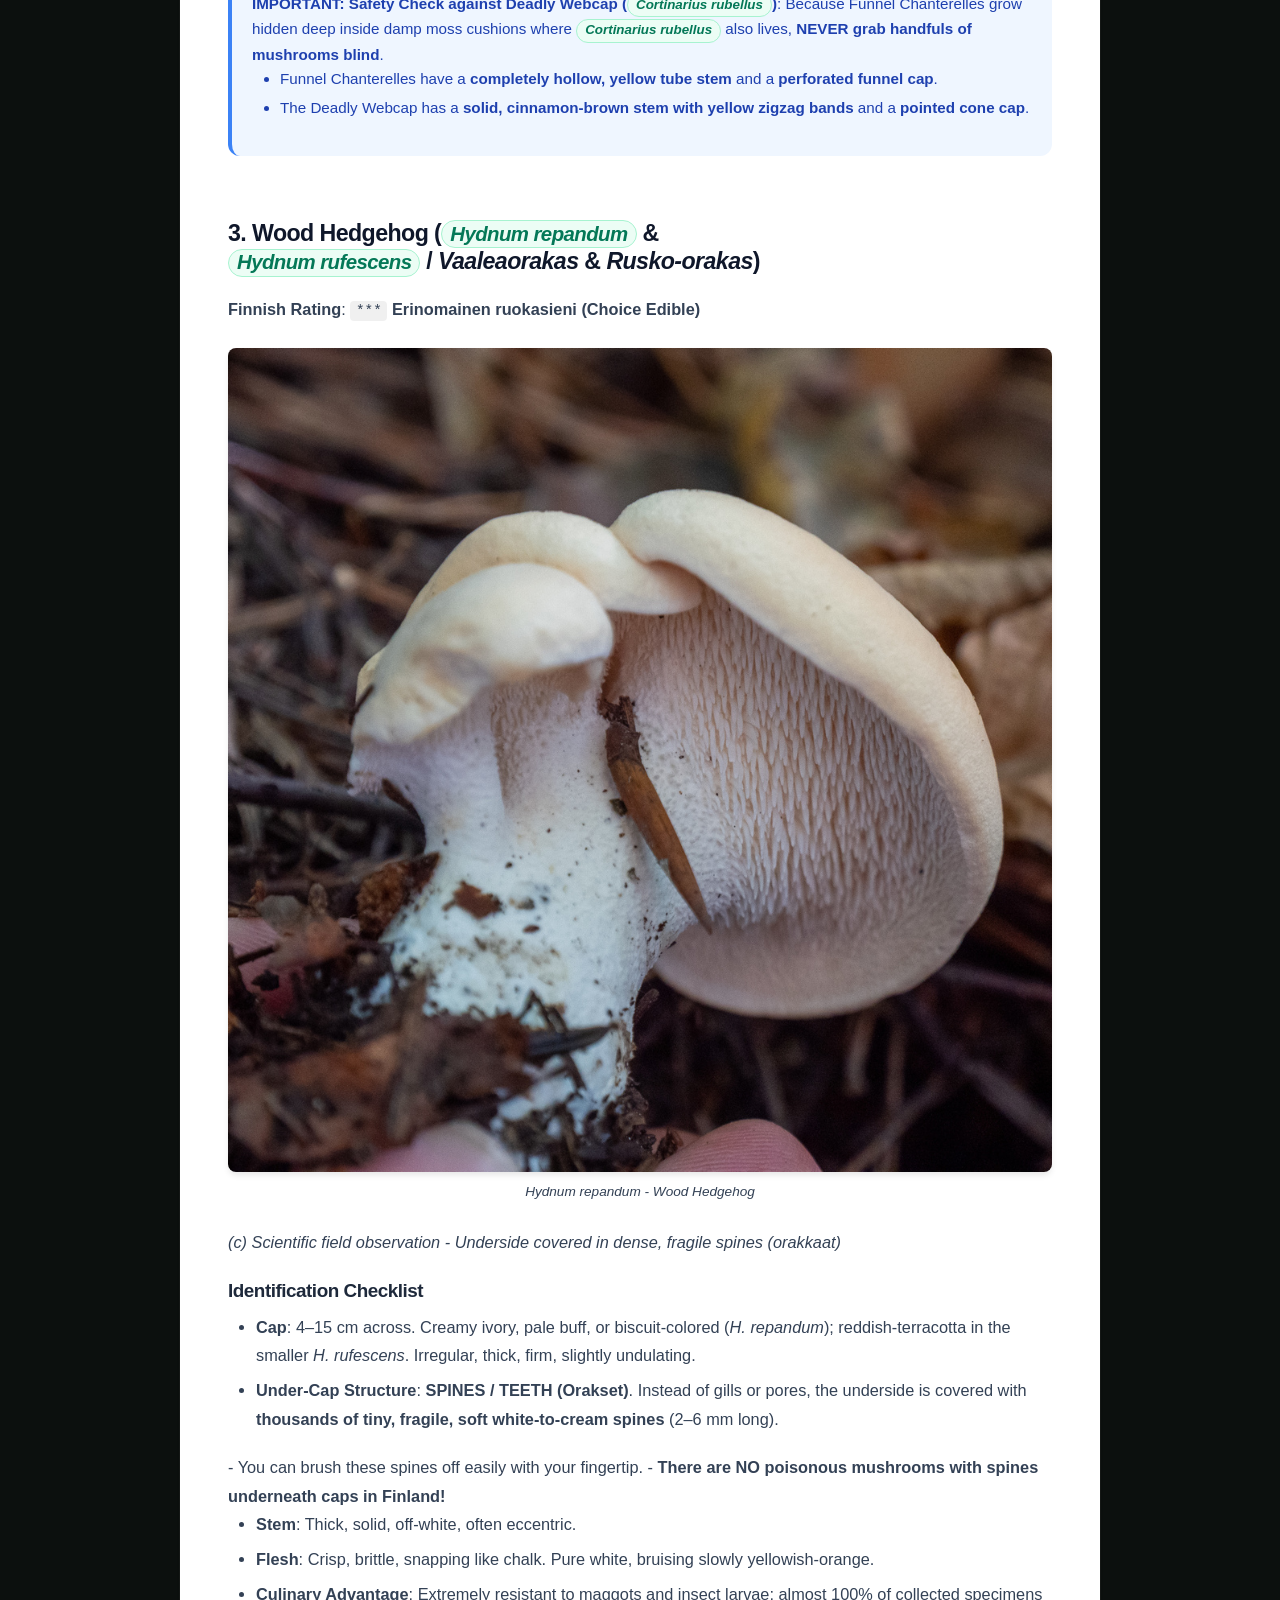
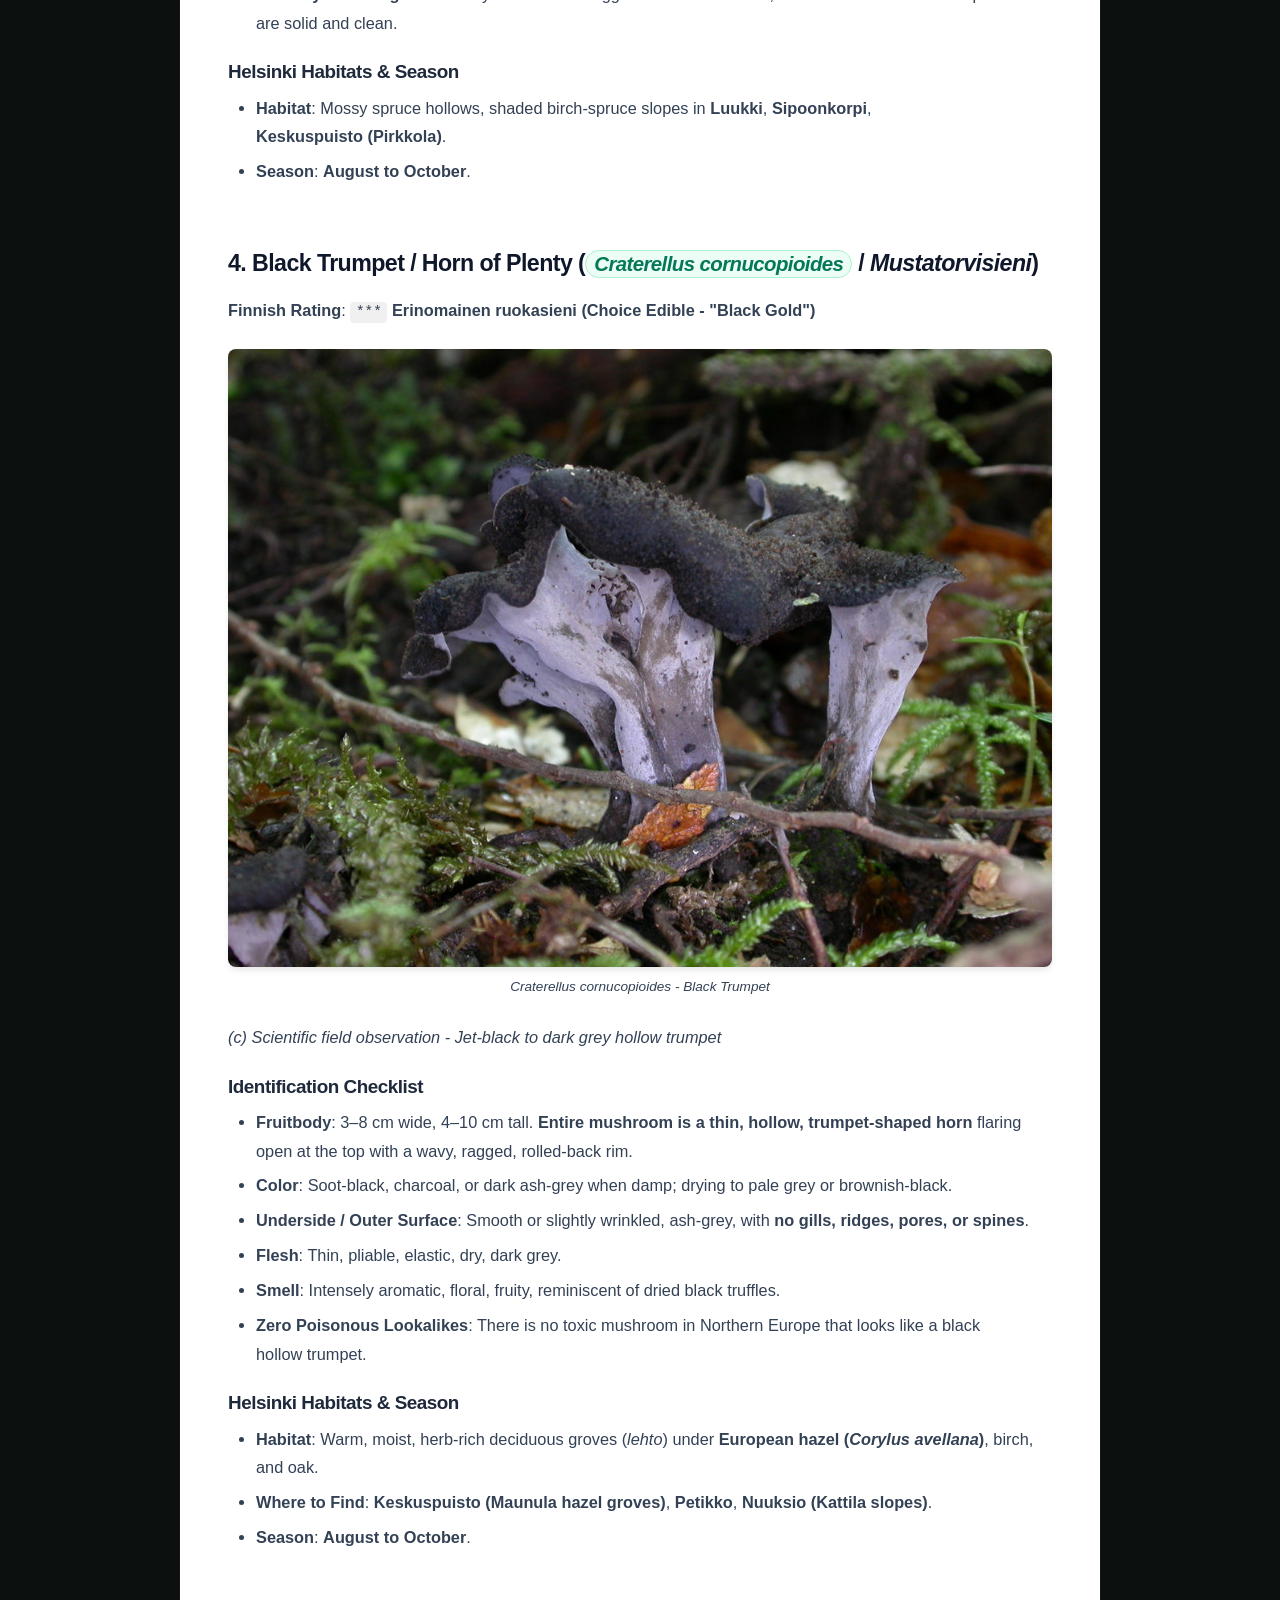
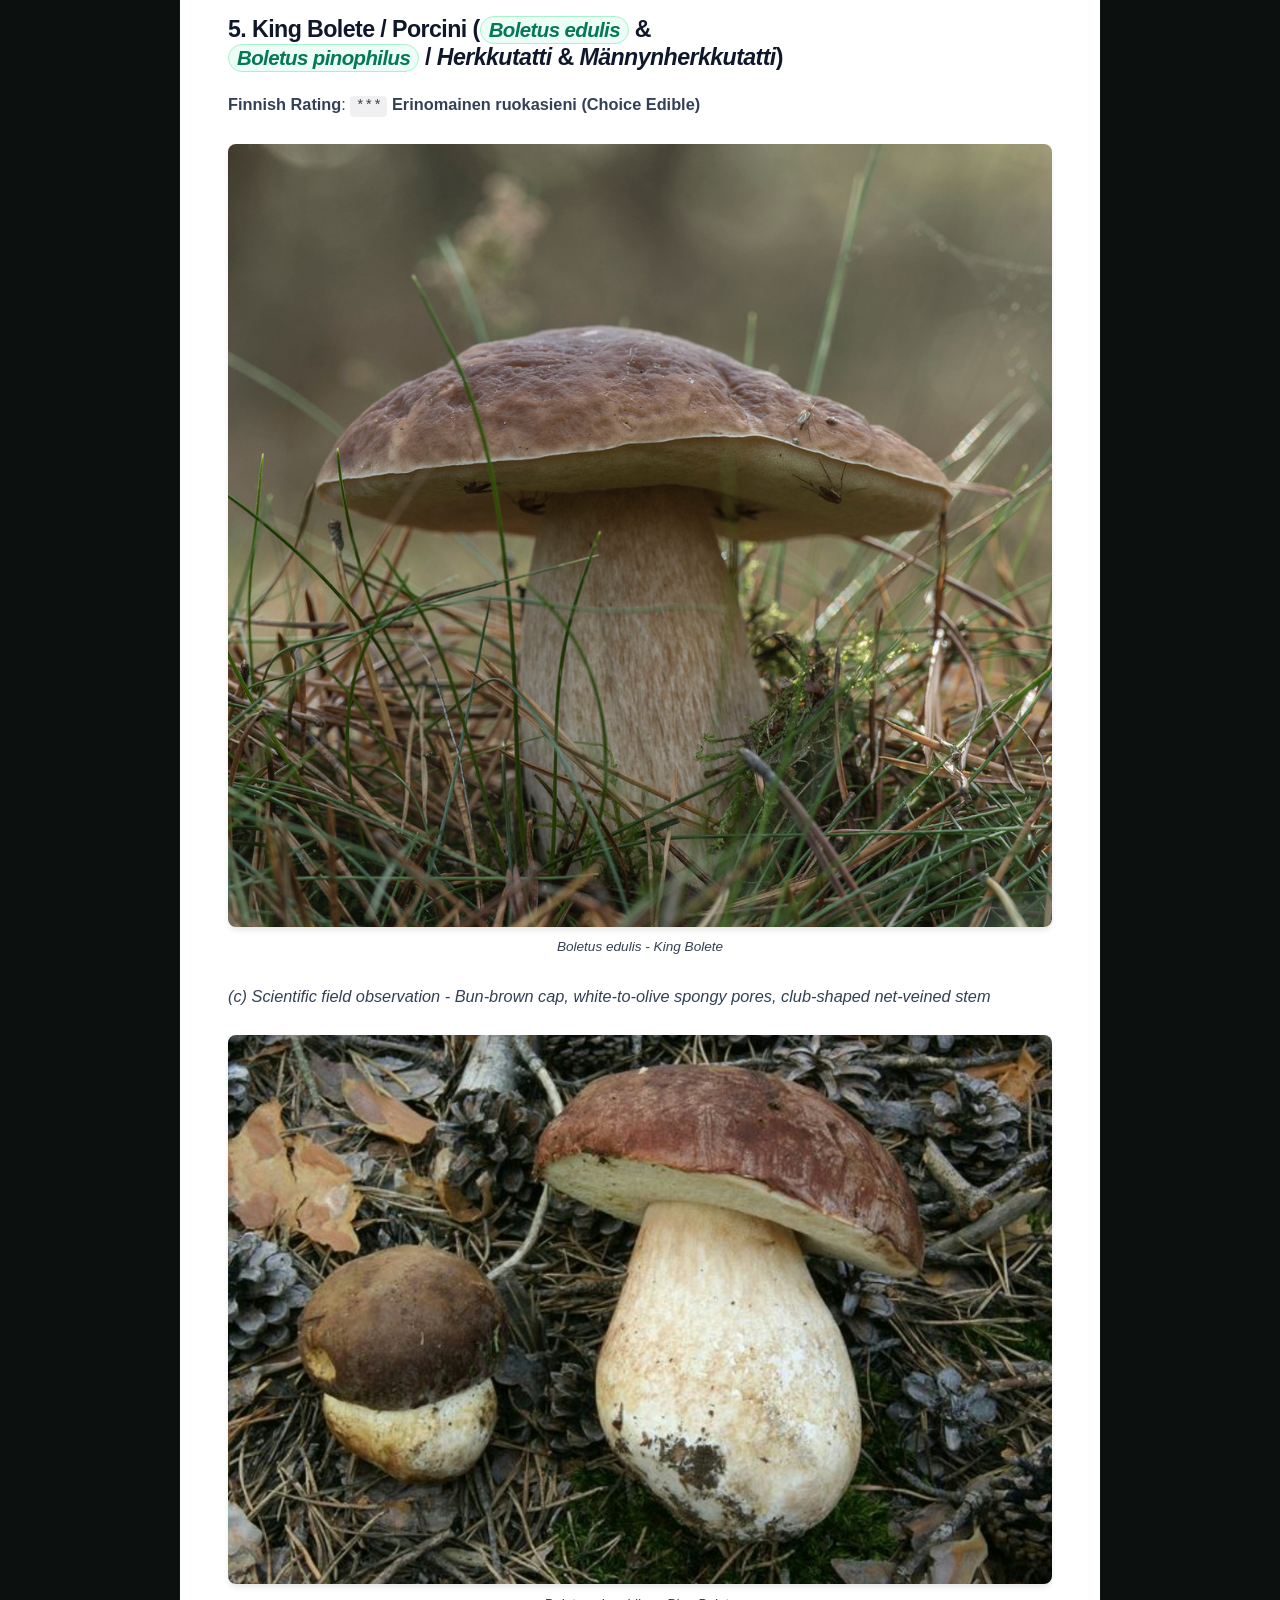
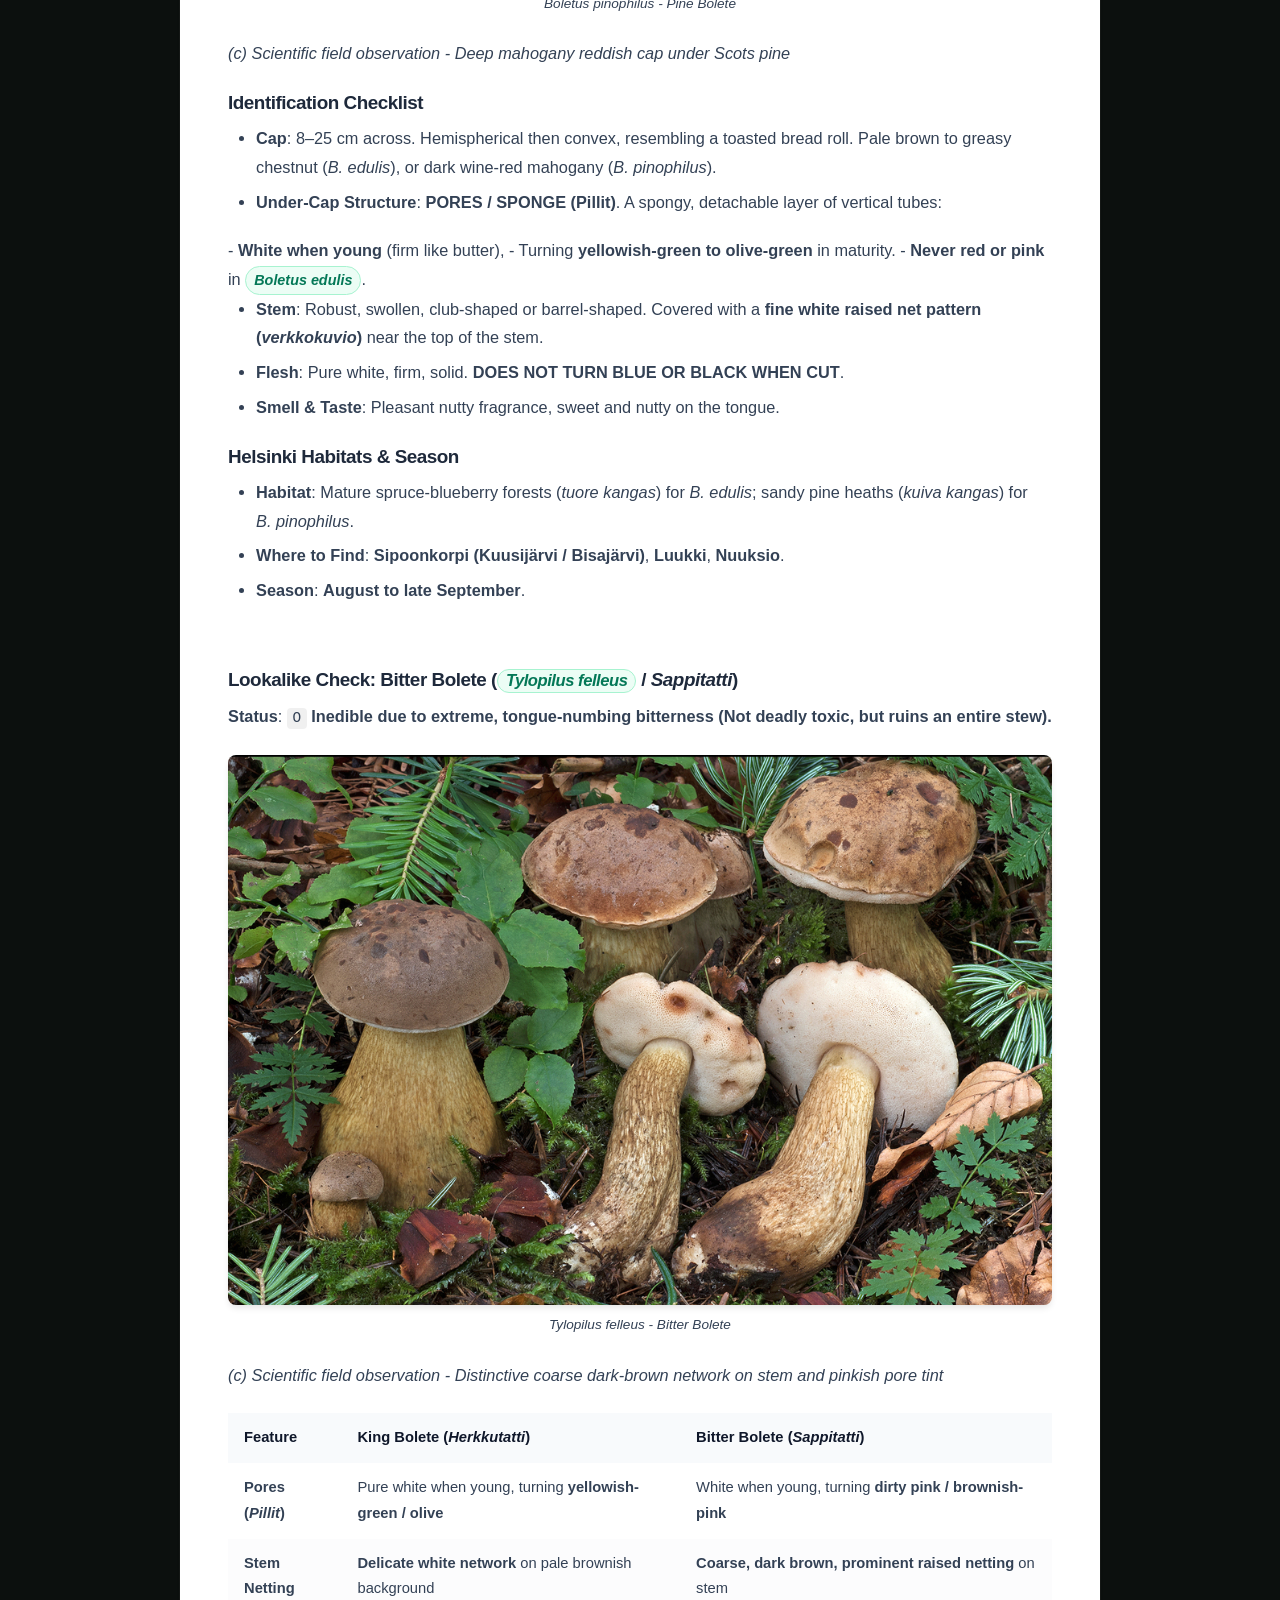
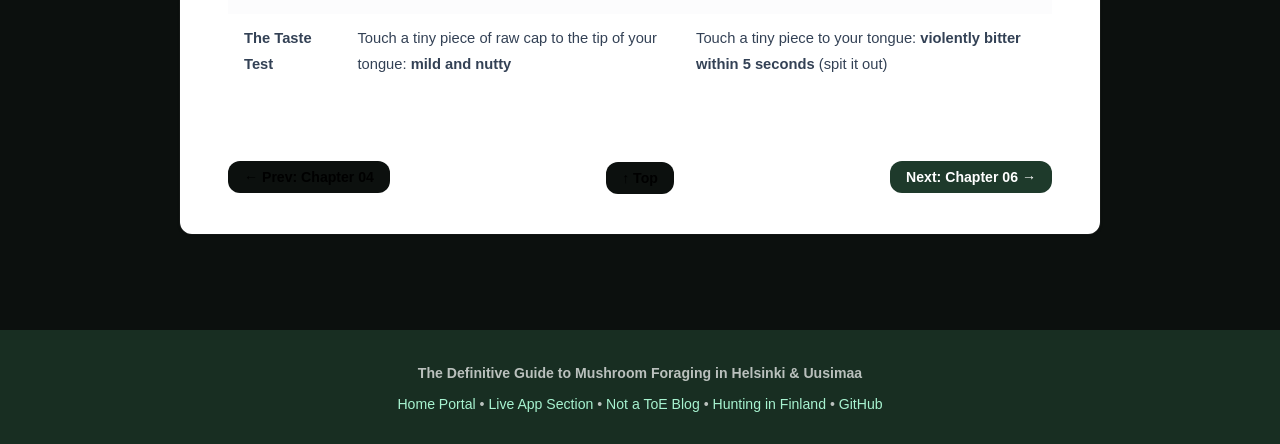
<file: docs/05_beginner_safe_species.html>
<!DOCTYPE html>
<html lang="en">
<head>
  <meta charset="UTF-8">
  <meta name="viewport" content="width=device-width, initial-scale=1.0">
  <title>The "Safe Five" Beginner Species | Helsinki Mushroom Guide</title>
  <link rel="stylesheet" href="../styles.css">
  <style>
    body {
      background-color: var(--bg);
      color: var(--text-main);
      min-height: 100vh;
      display: flex;
      flex-direction: column;
      font-family: -apple-system, BlinkMacSystemFont, "Segoe UI", Roboto, Helvetica, Arial, "PingFang SC", "Hiragino Sans GB", "Microsoft YaHei", sans-serif;
    }
    .doc-live-banner {
      background: linear-gradient(90deg, #1e3a2b 0%, #064e3b 100%);
      color: #ffffff;
      padding: 0.65rem 1.25rem;
      border-bottom: 1px solid rgba(52, 211, 153, 0.3);
      position: sticky;
      top: 0;
      z-index: 101;
      box-shadow: 0 2px 8px rgba(0,0,0,0.15);
    }
    .doc-live-banner-inner {
      max-width: 1200px;
      margin: 0 auto;
      display: flex;
      align-items: center;
      justify-content: space-between;
      gap: 1rem;
      flex-wrap: wrap;
    }
    .banner-badge {
      background: rgba(16, 185, 129, 0.25);
      color: #6ee7b7;
      font-size: 0.76rem;
      font-weight: 700;
      padding: 0.2rem 0.55rem;
      border-radius: 9999px;
      border: 1px solid rgba(52, 211, 153, 0.4);
      white-space: nowrap;
    }
    .banner-text {
      font-size: 0.86rem;
      color: #e2e8f0;
      flex: 1;
      min-width: 260px;
    }
    .banner-cta {
      background: #10b981;
      color: #ffffff;
      font-weight: 700;
      font-size: 0.82rem;
      text-decoration: none;
      padding: 0.35rem 0.85rem;
      border-radius: 6px;
      white-space: nowrap;
      transition: all 0.15s ease;
      box-shadow: 0 1px 3px rgba(0,0,0,0.2);
    }
    .banner-cta:hover {
      background: #059669;
      transform: translateY(-1px);
    }
    .doc-sticky-header {
      background: #182e22;
      backdrop-filter: blur(12px);
      border-bottom: 1px solid rgba(255, 255, 255, 0.12);
      padding: 0.75rem 1.5rem;
      display: flex;
      align-items: center;
      justify-content: space-between;
      gap: 1rem;
      flex-wrap: wrap;
    }
    .doc-nav-left {
      display: flex;
      align-items: center;
      gap: 0.75rem;
      flex-wrap: wrap;
    }
    .doc-btn-back {
      color: #fff;
      text-decoration: none;
      display: inline-flex;
      align-items: center;
      gap: 0.4rem;
      font-weight: 600;
      font-size: 0.88rem;
      padding: 0.4rem 0.85rem;
      background: rgba(255, 255, 255, 0.12);
      border-radius: var(--radius);
      transition: all 0.2s ease;
    }
    .doc-btn-back:hover {
      background: #2d5a42;
      color: #fff;
      transform: translateX(-2px);
    }
    .doc-select {
      background: rgba(255, 255, 255, 0.15);
      color: #fff;
      border: 1px solid rgba(255, 255, 255, 0.25);
      padding: 0.4rem 0.75rem;
      border-radius: var(--radius);
      font-size: 0.85rem;
      cursor: pointer;
      outline: none;
      max-width: 320px;
    }
    .doc-select option {
      background: #182e22;
      color: #fff;
    }
    .doc-main-container {
      max-width: 960px;
      margin: 2rem auto;
      padding: 0 1.25rem 4rem;
      flex: 1;
      width: 100%;
    }
    .doc-card {
      background: #ffffff;
      border-radius: var(--radius);
      padding: 2.5rem 3rem;
      box-shadow: var(--shadow);
      border: 1px solid var(--border);
    }
    .doc-content-area {
      line-height: 1.75;
      font-size: 1.02rem;
      color: #334155;
    }
    .doc-content-area h1 {
      font-size: 2rem;
      color: #1e3a2b;
      margin-top: 0.5rem;
      margin-bottom: 1rem;
      line-height: 1.25;
      border-bottom: 2px solid var(--border);
      padding-bottom: 0.5rem;
    }
    .doc-content-area h2 {
      font-size: 1.45rem;
      color: #0f172a;
      margin-top: 2rem;
      margin-bottom: 0.75rem;
      border-bottom: 1px solid var(--border);
      padding-bottom: 0.4rem;
    }
    .doc-content-area h3 {
      font-size: 1.18rem;
      color: #1e293b;
      margin-top: 1.5rem;
      margin-bottom: 0.6rem;
    }
    .doc-content-area p {
      margin-bottom: 1rem;
    }
    .doc-content-area ul, .doc-content-area ol {
      margin-bottom: 1.25rem;
      padding-left: 1.75rem;
    }
    .doc-content-area li {
      margin-bottom: 0.4rem;
    }
    .table-container {
      width: 100%;
      overflow-x: auto;
      margin: 1.5rem 0;
    }
    table {
      width: 100%;
      border-collapse: collapse;
      font-size: 0.92rem;
    }
    th, td {
      border: 1px solid var(--border);
      padding: 0.75rem 1rem;
      text-align: left;
    }
    th {
      background: #f8fafc;
      font-weight: 700;
      color: #0f172a;
    }
    tr:nth-child(even) td {
      background: #fcfcfd;
    }
    .reader-alert {
      padding: 1rem 1.25rem;
      border-radius: var(--radius);
      margin: 1.5rem 0;
      font-size: 0.95rem;
      line-height: 1.55;
    }
    .reader-alert.note {
      background-color: #eff6ff;
      border-left: 4px solid #3b82f6;
      color: #1e40af;
    }
    .reader-alert.warning {
      background-color: var(--warning-light);
      border-left: 4px solid var(--warning);
      color: #92400e;
    }
    .reader-alert.danger {
      background-color: var(--danger-light);
      border-left: 4px solid var(--danger);
      color: #991b1b;
    }
    .reader-figure {
      margin: 1.5rem 0;
      text-align: center;
    }
    .reader-figure img {
      max-width: 100%;
      border-radius: 8px;
      box-shadow: 0 4px 6px -1px rgba(0,0,0,0.1);
    }
    .reader-figure figcaption {
      margin-top: 0.5rem;
      font-size: 0.85rem;
      color: var(--text-muted);
      font-style: italic;
    }
    .inline-species-chip {
      display: inline-flex;
      align-items: center;
      gap: 0.25rem;
      background: #ecfdf5;
      color: #047857;
      border: 1px solid #a7f3d0;
      padding: 0.05rem 0.5rem;
      border-radius: 9999px;
      font-size: 0.88em;
      text-decoration: none;
      font-weight: 600;
      transition: all 0.15s ease;
      vertical-align: baseline;
      white-space: nowrap;
    }
    .inline-species-chip:hover {
      background: #10b981;
      color: #ffffff;
      border-color: #10b981;
      transform: translateY(-1px);
    }
    .inline-chapter-link {
      color: #047857;
      font-weight: 600;
      text-decoration: underline;
    }
    .inline-chapter-link:hover {
      color: #065f46;
    }
    pre {
      background: #0f172a;
      color: #f8fafc;
      padding: 1rem 1.25rem;
      border-radius: var(--radius);
      overflow-x: auto;
      font-size: 0.88rem;
      margin: 1.25rem 0;
    }
    code {
      font-family: ui-monospace, SFMono-Regular, Menlo, Monaco, Consolas, monospace;
      background: rgba(0,0,0,0.06);
      padding: 0.15rem 0.35rem;
      border-radius: 4px;
      font-size: 0.88em;
    }
    pre code {
      background: transparent;
      padding: 0;
    }
    blockquote {
      border-left: 4px solid #2d5a42;
      padding-left: 1rem;
      margin: 1.25rem 0;
      color: var(--text-muted);
      font-style: italic;
    }
    hr {
      border: 0;
      border-top: 1px solid var(--border);
      margin: 2rem 0;
    }
    .doc-footer-nav {
      display: flex;
      justify-content: space-between;
      align-items: center;
      margin-top: 3rem;
      padding-top: 1.5rem;
      border-top: 1px solid var(--border);
      flex-wrap: wrap;
      gap: 1rem;
    }
    .doc-nav-btn {
      padding: 0.5rem 1rem;
      border-radius: var(--radius);
      font-weight: 600;
      font-size: 0.88rem;
      text-decoration: none;
      background: var(--bg);
      border: 1px solid var(--border);
      color: var(--text-main);
      transition: all 0.2s ease;
    }
    .doc-nav-btn:hover {
      background: #2d5a42;
      color: #fff;
    }
    .doc-nav-btn.primary {
      background: #1e3a2b;
      color: #fff;
    }
    .doc-nav-btn.primary:hover {
      background: #2d5a42;
    }
    @media (max-width: 768px) {
      .doc-card {
        padding: 1.5rem;
      }
      .doc-content-area h1 {
        font-size: 1.5rem;
      }
      .doc-select {
        max-width: 100%;
        width: 100%;
      }
    }
  </style>
</head>
<body>

  <!-- Sticky Live App Banner -->
  <aside class="doc-live-banner" aria-label="Interactive Version Available">
    <div class="doc-live-banner-inner">
      <span class="banner-badge">Live Interactive App</span>
      <span class="banner-text">This monograph is fully integrated into our interactive Field Handbook with 3-photo botanical galleries, transit trailheads, and species cross-linking.</span>
      <a href="../index.html#/catalog" class="banner-cta">Open in Live App →</a>
    </div>
  </aside>

  <!-- Sticky Header Bar -->
  <header class="doc-sticky-header">
    <div class="doc-nav-left">
      <a href="../index.html#/catalog" class="doc-btn-back">Live App Section</a>
      <a href="../index.html#/catalog" class="doc-btn-back">63 Species Catalog</a>
      <a href="https://powerpig99.github.io/not-a-toe/" class="doc-btn-back" target="_blank" rel="noopener" title="Author Blog (Not a ToE)">Blog</a>
      <a href="https://powerpig99.github.io/hunting-in-finland/" class="doc-btn-back" target="_blank" rel="noopener" title="Companion Guide: Hunting in Finland">Hunting Guide</a>
      <select class="doc-select" onchange="if(this.value) window.location.href=this.value" aria-label="Jump to Chapter">
        
    <option value="01_legal_and_ethics.html" >
      Chapter 01: Legal Rights, Nature Protection & Forest Safety
    </option>
  
    <option value="02_helsinki_transit_spots_guide.html" >
      Chapter 02: Helsinki Foraging Spots by HSL Transit (Zone A–D)
    </option>
  
    <option value="03_seasonal_calendar_and_habitats.html" >
      Chapter 03: Seasonal Calendar, Habitats & The Chanterelle Dilemma
    </option>
  
    <option value="04_deadly_and_toxic_species.html" >
      Chapter 04: Deadly & Toxic Species Survival Manual
    </option>
  
    <option value="05_beginner_safe_species.html" selected>
      Chapter 05: The "Safe Five" Beginner Species
    </option>
  
    <option value="06_intermediate_and_advanced.html" >
      Chapter 06: Intermediate & Advanced Gourmet Species
    </option>
  
    <option value="07_preservation_and_recipes.html" >
      Chapter 07: Preservation & Authentic Finnish Recipes
    </option>
  
    <option value="08_expanded_edible_species_index.html" >
      Chapter 08: Master Index: 50+ Wild Edible Mushrooms of Finland
    </option>
  
    <option value="09_reishi_in_helsinki.html" >
      Chapter 09: Wild Reishi in Helsinki: Occurrence, Wetland Habitats, Host Trees & Lookalike Defense
    </option>
  
    <option value="cooking_and_recipes_zh.html" >
      Special Guide: Chinese Wild Mushroom Culinary Mastery & Cross-Culture Recipes
    </option>
  
      </select>
    </div>
    <div>
      <a href="05_beginner_safe_species.md" class="doc-btn-back" target="_blank" style="background:rgba(255,255,255,0.08); font-weight:normal; font-size:0.8rem;">Raw .md Source</a>
    </div>
  </header>

  <!-- Main Content -->
  <main class="doc-main-container">
    <article class="doc-card">
      <div class="doc-content-area">
        <h1>05. The "Safe Five" Beginner Mushrooms of Southern Finland</h1>

<p>If you are new to foraging in Finland, start exclusively with these five species. Each has <strong>unmistakable macroscopic characteristics</strong> (false gills, hollow funnels, ventral spines, or sponge-like pores) and <strong>no deadly lookalikes</strong> when following simple verification rules.</p>

<blockquote><a href="https://www.youtube.com/watch?v=xoptBgrLlg0" target="_blank" rel="noopener noreferrer" class="inline-video-btn" title="Beginner Masterclass: Beginners Guide to Wild Mushroom Foraging 2024"><svg width="14" height="14" viewBox="0 0 24 24" fill="currentColor" style="color: #dc2626;"><path d="M23.498 6.186a3.016 3.016 0 0 0-2.122-2.136C19.505 3.545 12 3.545 12 3.545s-7.505 0-9.377.505A3.017 3.017 0 0 0 .502 6.186C0 8.07 0 12 0 12s0 3.93.502 5.814a3.016 3.016 0 0 0 2.122 2.136c1.871.505 9.376.505 9.376.505s7.505 0 9.377-.505a3.015 3.015 0 0 0 2.122-2.136C24 15.93 24 12 24 12s0-3.93-.502-5.814zM9.545 15.568V8.432L15.818 12l-6.273 3.568z"/></svg><span>Beginner Masterclass: Beginners Guide to Wild Mushroom Foraging 2024</span></a>  
<strong>Channel</strong>: <a href="https://www.youtube.com/@mushroomwonderland1" target="_blank" rel="noopener noreferrer" class="inline-video-btn" title="Mushroom Wonderland (Aaron Hilliard)"><svg width="14" height="14" viewBox="0 0 24 24" fill="currentColor" style="color: #dc2626;"><path d="M23.498 6.186a3.016 3.016 0 0 0-2.122-2.136C19.505 3.545 12 3.545 12 3.545s-7.505 0-9.377.505A3.017 3.017 0 0 0 .502 6.186C0 8.07 0 12 0 12s0 3.93.502 5.814a3.016 3.016 0 0 0 2.122 2.136c1.871.505 9.376.505 9.376.505s7.505 0 9.377-.505a3.015 3.015 0 0 0 2.122-2.136C24 15.93 24 12 24 12s0-3.93-.502-5.814zM9.545 15.568V8.432L15.818 12l-6.273 3.568z"/></svg><span>Mushroom Wonderland (Aaron Hilliard)</span></a> (Duration: 24:13)  
<em>Essential field orientation for beginners: why rigid baskets are crucial for spore dispersal, proper mushroom knife handling and field cleaning, tree mycorrhizal symbiosis (spruce, pine, birch), 100% positive identification rules, and the fundamental "dry sautéing" technique.</em>  
<strong>Recommended Mobile App</strong>: <a href="https://www.inaturalist.org" target="_blank" rel="noopener noreferrer">iNaturalist (iOS & Android)</a> — Log your observations and get Research-Grade confirmations from Finnish and international mycologists.</blockquote>

<hr>

<h2>1. Golden Chanterelle (<a href="../index.html#/mushroom/cantharellus_cibarius" class="inline-species-chip" title="View identification guide in live app"><span class="chip-title"><em>Cantharellus cibarius</em></span></a> / <em>Keltavahvero</em> / <em>Kantarelli</em>)</h2>
<strong>Finnish Rating</strong>: <code>***</code> <strong>Erinomainen ruokasieni (Choice Edible)</strong>

<figure class="reader-figure"><img src="../images/cantharellus_cibarius.jpg" alt="Cantharellus cibarius - Golden Chanterelle" loading="lazy"><figcaption>Cantharellus cibarius - Golden Chanterelle</figcaption></figure>
<em>(c) Scientific field observation - Egg-yellow wavy cap with decurrent blunt vein-like ridges</em>

<h3>Identification Checklist</h3>
<ul>
  <li><strong>Cap</strong>: 3–10 cm across. Bright egg-yolk yellow to golden orange. Irregular, undulating, wavy margin that curves downwards when young, flaring outward into a trumpet shape as it matures.</li>
  <li><strong>Under-Cap Structure</strong>: <strong>FALSE GILLS (Poimut)</strong>. These are not true, thin, paper-like gills! They are thick, blunt, vein-like ridges (<em>poimut</em>) that repeatedly fork and branch, running significantly down the stem (<em>decurrent</em>). They cannot be cleanly scraped away from the cap.</li>
  <li><strong>Stem</strong>: Firm, solid, tapering toward the base, colored exactly like the cap.</li>
  <li><strong>Flesh</strong>: Dense, fibrous, pale cream to pale yellow inside. <strong>Never hollow</strong> in fresh specimens.</li>
  <li><strong>Smell</strong>: Distinctly <strong>fruity, resembling ripe apricots or mirabelle plums</strong>.</li>
</ul>

<h3>Helsinki Habitats & Season</h3>
<ul>
  <li><strong>Habitat</strong>: Mossy birch-spruce edges, along forest paths, sandy trail margins, moss-covered bedrock benches in <strong>Keskuspuisto (Paloheinä)</strong>, <strong>Nuuksio</strong>, and <strong>Luukki</strong>.</li>
  <li><strong>Season</strong>: <strong>July to October</strong> (peak in August).</li>
</ul>

<hr>

<h3>Lookalike Check: False Chanterelle (<a href="../index.html#/mushroom/hygrophoropsis_aurantiaca" class="inline-species-chip" title="View identification guide in live app"><span class="chip-title"><em>Hygrophoropsis aurantiaca</em></span></a> / <em>Valekantarelli</em>)</h3>
<strong>Status</strong>: <code>*</code> Edible but bland / Not poisonous, but inferior.

<figure class="reader-figure"><img src="../images/hygrophoropsis_aurantiaca.jpg" alt="Hygrophoropsis aurantiaca - False Chanterelle" loading="lazy"><figcaption>Hygrophoropsis aurantiaca - False Chanterelle</figcaption></figure>
<em>(c) Scientific field observation - Note the sharp, thin, knife-edge true gills and bright orange coloration</em>

<div class="table-container"><table><thead><tr><th>Feature</th><th>Golden Chanterelle (<em>Keltavahvero</em>)</th><th>False Chanterelle (<em>Valekantarelli</em>)</th></tr></thead><tbody><tr><td><strong>Underside</strong></td><td><strong>Blunt, thick, branched ridges (<em>poimut</em>)</strong></td><td><strong>Thin, sharp, crowded true gills (<em>oikeat heltat</em>)</strong></td></tr><tr><td><strong>Color</strong></td><td>Egg-yolk yellow, golden yellow</td><td>Intense electric orange to tawny reddish-orange</td></tr><tr><td><strong>Flesh</strong></td><td>Firm, meaty, pale yellowish-white</td><td>Soft, flexible, thin, orange flesh</td></tr><tr><td><strong>Stem</strong></td><td>Solid, thick, yellow throughout</td><td>Slender, often darker/brownish near the base</td></tr><tr><td><strong>Smell</strong></td><td>Fresh fruity apricot fragrance</td><td>Mild, mushroomy or indistinct</td></tr></tbody></table></div>
<hr>

<h2>2. Funnel Chanterelle / Yellow Foot (<a href="../index.html#/mushroom/craterellus_tubaeformis" class="inline-species-chip" title="View identification guide in live app"><span class="chip-title"><em>Craterellus tubaeformis</em></span></a> / <em>Suppilovahvero</em>)</h2>
<strong>Finnish Rating</strong>: <code>***</code> <strong>Erinomainen ruokasieni (Choice Edible)</strong>

<figure class="reader-figure"><img src="../images/craterellus_tubaeformis.jpg" alt="Craterellus tubaeformis - Funnel Chanterelle" loading="lazy"><figcaption>Craterellus tubaeformis - Funnel Chanterelle</figcaption></figure>
<em>(c) Scientific field observation - Brown trumpet cap with bright yellow hollow stem</em>

<h3>Identification Checklist</h3>
<ul>
  <li><strong>Cap</strong>: 2–6 cm. Yellow-brown, grey-brown, or olive-brown. Distinctly <strong>trumpet-shaped with a deep central funnel</strong> that pierces straight into the hollow stem.</li>
  <li><strong>Underside</strong>: Greyish-yellow to ash-grey ridges (<em>poimut</em>), blunt, branched, running down the stem.</li>
  <li><strong>Stem</strong>: 3–8 cm tall, 4–8 mm wide. <strong>Bright golden-yellow or yellowish-orange</strong>, flattened or grooved, and <strong>COMPLETELY HOLLOW</strong> like a drinking straw.</li>
  <li><strong>Flesh</strong>: Thin, pliable, fragrant, yellowish.</li>
  <li><strong>Smell</strong>: Pleasant, earthy, slightly spicy and fruity.</li>
</ul>

<h3>Helsinki Habitats & Season</h3>
<ul>
  <li><strong>Habitat</strong>: Deep, moist feather-moss blankets (<em>Pleurozium</em>, <em>Hylocomium</em>) in mature Norway spruce forests. Often hidden beneath fallen leaves.</li>
  <li><strong>Where to Find</strong>: <strong>Sipoonkorpi</strong> (legendary hauls near Bisajärvi and Kuusijärvi), <strong>Pitkäkoski</strong>, <strong>Vaakkoi</strong>.</li>
  <li><strong>Season</strong>: <strong>September to late November</strong> (even after multiple sub-zero frosts!).</li>
</ul>

<div class="reader-alert note"><strong>IMPORTANT:</strong> <strong>Safety Check against Deadly Webcap (<a href="../index.html#/mushroom/cortinarius_rubellus" class="inline-species-chip" title="View identification guide in live app"><span class="chip-title"><em>Cortinarius rubellus</em></span></a>)</strong>:
Because Funnel Chanterelles grow hidden deep inside damp moss cushions where <a href="../index.html#/mushroom/cortinarius_rubellus" class="inline-species-chip" title="View identification guide in live app"><span class="chip-title"><em>Cortinarius rubellus</em></span></a> also lives, <strong>NEVER grab handfuls of mushrooms blind</strong>.
<ul>
  <li>Funnel Chanterelles have a <strong>completely hollow, yellow tube stem</strong> and a <strong>perforated funnel cap</strong>.</li>
  <li>The Deadly Webcap has a <strong>solid, cinnamon-brown stem with yellow zigzag bands</strong> and a <strong>pointed cone cap</strong>.</div></li>
</ul>

<hr>

<h2>3. Wood Hedgehog (<a href="../index.html#/mushroom/hydnum_repandum" class="inline-species-chip" title="View identification guide in live app"><span class="chip-title"><em>Hydnum repandum</em></span></a> & <a href="../index.html#/mushroom/hydnum_rufescens" class="inline-species-chip" title="View identification guide in live app"><span class="chip-title"><em>Hydnum rufescens</em></span></a> / <em>Vaaleaorakas</em> & <em>Rusko-orakas</em>)</h2>
<strong>Finnish Rating</strong>: <code>***</code> <strong>Erinomainen ruokasieni (Choice Edible)</strong>

<figure class="reader-figure"><img src="../images/hydnum_repandum.jpg" alt="Hydnum repandum - Wood Hedgehog" loading="lazy"><figcaption>Hydnum repandum - Wood Hedgehog</figcaption></figure>
<em>(c) Scientific field observation - Underside covered in dense, fragile spines (orakkaat)</em>

<h3>Identification Checklist</h3>
<ul>
  <li><strong>Cap</strong>: 4–15 cm across. Creamy ivory, pale buff, or biscuit-colored (<em>H. repandum</em>); reddish-terracotta in the smaller <em>H. rufescens</em>. Irregular, thick, firm, slightly undulating.</li>
  <li><strong>Under-Cap Structure</strong>: <strong>SPINES / TEETH (Orakset)</strong>. Instead of gills or pores, the underside is covered with <strong>thousands of tiny, fragile, soft white-to-cream spines</strong> (2–6 mm long).</li>
</ul>
  - You can brush these spines off easily with your fingertip.
  - <strong>There are NO poisonous mushrooms with spines underneath caps in Finland!</strong>
<ul>
  <li><strong>Stem</strong>: Thick, solid, off-white, often eccentric.</li>
  <li><strong>Flesh</strong>: Crisp, brittle, snapping like chalk. Pure white, bruising slowly yellowish-orange.</li>
  <li><strong>Culinary Advantage</strong>: Extremely resistant to maggots and insect larvae; almost 100% of collected specimens are solid and clean.</li>
</ul>

<h3>Helsinki Habitats & Season</h3>
<ul>
  <li><strong>Habitat</strong>: Mossy spruce hollows, shaded birch-spruce slopes in <strong>Luukki</strong>, <strong>Sipoonkorpi</strong>, <strong>Keskuspuisto (Pirkkola)</strong>.</li>
  <li><strong>Season</strong>: <strong>August to October</strong>.</li>
</ul>

<hr>

<h2>4. Black Trumpet / Horn of Plenty (<a href="../index.html#/mushroom/craterellus_cornucopioides" class="inline-species-chip" title="View identification guide in live app"><span class="chip-title"><em>Craterellus cornucopioides</em></span></a> / <em>Mustatorvisieni</em>)</h2>
<strong>Finnish Rating</strong>: <code>***</code> <strong>Erinomainen ruokasieni (Choice Edible - "Black Gold")</strong>

<figure class="reader-figure"><img src="../images/craterellus_cornucopioides.jpg" alt="Craterellus cornucopioides - Black Trumpet" loading="lazy"><figcaption>Craterellus cornucopioides - Black Trumpet</figcaption></figure>
<em>(c) Scientific field observation - Jet-black to dark grey hollow trumpet</em>

<h3>Identification Checklist</h3>
<ul>
  <li><strong>Fruitbody</strong>: 3–8 cm wide, 4–10 cm tall. <strong>Entire mushroom is a thin, hollow, trumpet-shaped horn</strong> flaring open at the top with a wavy, ragged, rolled-back rim.</li>
  <li><strong>Color</strong>: Soot-black, charcoal, or dark ash-grey when damp; drying to pale grey or brownish-black.</li>
  <li><strong>Underside / Outer Surface</strong>: Smooth or slightly wrinkled, ash-grey, with <strong>no gills, ridges, pores, or spines</strong>.</li>
  <li><strong>Flesh</strong>: Thin, pliable, elastic, dry, dark grey.</li>
  <li><strong>Smell</strong>: Intensely aromatic, floral, fruity, reminiscent of dried black truffles.</li>
  <li><strong>Zero Poisonous Lookalikes</strong>: There is no toxic mushroom in Northern Europe that looks like a black hollow trumpet.</li>
</ul>

<h3>Helsinki Habitats & Season</h3>
<ul>
  <li><strong>Habitat</strong>: Warm, moist, herb-rich deciduous groves (<em>lehto</em>) under <strong>European hazel (<em>Corylus avellana</em>)</strong>, birch, and oak.</li>
  <li><strong>Where to Find</strong>: <strong>Keskuspuisto (Maunula hazel groves)</strong>, <strong>Petikko</strong>, <strong>Nuuksio (Kattila slopes)</strong>.</li>
  <li><strong>Season</strong>: <strong>August to October</strong>.</li>
</ul>

<hr>

<h2>5. King Bolete / Porcini (<a href="../index.html#/mushroom/boletus_edulis" class="inline-species-chip" title="View identification guide in live app"><span class="chip-title"><em>Boletus edulis</em></span></a> & <a href="../index.html#/mushroom/boletus_pinophilus" class="inline-species-chip" title="View identification guide in live app"><span class="chip-title"><em>Boletus pinophilus</em></span></a> / <em>Herkkutatti</em> & <em>Männynherkkutatti</em>)</h2>
<strong>Finnish Rating</strong>: <code>***</code> <strong>Erinomainen ruokasieni (Choice Edible)</strong>

<figure class="reader-figure"><img src="../images/boletus_edulis.jpg" alt="Boletus edulis - King Bolete" loading="lazy"><figcaption>Boletus edulis - King Bolete</figcaption></figure>
<em>(c) Scientific field observation - Bun-brown cap, white-to-olive spongy pores, club-shaped net-veined stem</em>

<figure class="reader-figure"><img src="../images/boletus_pinophilus.jpg" alt="Boletus pinophilus - Pine Bolete" loading="lazy"><figcaption>Boletus pinophilus - Pine Bolete</figcaption></figure>
<em>(c) Scientific field observation - Deep mahogany reddish cap under Scots pine</em>

<h3>Identification Checklist</h3>
<ul>
  <li><strong>Cap</strong>: 8–25 cm across. Hemispherical then convex, resembling a toasted bread roll. Pale brown to greasy chestnut (<em>B. edulis</em>), or dark wine-red mahogany (<em>B. pinophilus</em>).</li>
  <li><strong>Under-Cap Structure</strong>: <strong>PORES / SPONGE (Pillit)</strong>. A spongy, detachable layer of vertical tubes:</li>
</ul>
  - <strong>White when young</strong> (firm like butter),
  - Turning <strong>yellowish-green to olive-green</strong> in maturity.
  - <strong>Never red or pink</strong> in <a href="../index.html#/mushroom/boletus_edulis" class="inline-species-chip" title="View identification guide in live app"><span class="chip-title"><em>Boletus edulis</em></span></a>.
<ul>
  <li><strong>Stem</strong>: Robust, swollen, club-shaped or barrel-shaped. Covered with a <strong>fine white raised net pattern (<em>verkkokuvio</em>)</strong> near the top of the stem.</li>
  <li><strong>Flesh</strong>: Pure white, firm, solid. <strong>DOES NOT TURN BLUE OR BLACK WHEN CUT</strong>.</li>
  <li><strong>Smell & Taste</strong>: Pleasant nutty fragrance, sweet and nutty on the tongue.</li>
</ul>

<h3>Helsinki Habitats & Season</h3>
<ul>
  <li><strong>Habitat</strong>: Mature spruce-blueberry forests (<em>tuore kangas</em>) for <em>B. edulis</em>; sandy pine heaths (<em>kuiva kangas</em>) for <em>B. pinophilus</em>.</li>
  <li><strong>Where to Find</strong>: <strong>Sipoonkorpi (Kuusijärvi / Bisajärvi)</strong>, <strong>Luukki</strong>, <strong>Nuuksio</strong>.</li>
  <li><strong>Season</strong>: <strong>August to late September</strong>.</li>
</ul>

<hr>

<h3>Lookalike Check: Bitter Bolete (<a href="../index.html#/mushroom/tylopilus_felleus" class="inline-species-chip" title="View identification guide in live app"><span class="chip-title"><em>Tylopilus felleus</em></span></a> / <em>Sappitatti</em>)</h3>
<strong>Status</strong>: <code>O</code> <strong>Inedible due to extreme, tongue-numbing bitterness (Not deadly toxic, but ruins an entire stew).</strong>

<figure class="reader-figure"><img src="../images/tylopilus_felleus.jpg" alt="Tylopilus felleus - Bitter Bolete" loading="lazy"><figcaption>Tylopilus felleus - Bitter Bolete</figcaption></figure>
<em>(c) Scientific field observation - Distinctive coarse dark-brown network on stem and pinkish pore tint</em>

<div class="table-container"><table><thead><tr><th>Feature</th><th>King Bolete (<em>Herkkutatti</em>)</th><th>Bitter Bolete (<em>Sappitatti</em>)</th></tr></thead><tbody><tr><td><strong>Pores (<em>Pillit</em>)</strong></td><td>Pure white when young, turning <strong>yellowish-green / olive</strong></td><td>White when young, turning <strong>dirty pink / brownish-pink</strong></td></tr><tr><td><strong>Stem Netting</strong></td><td><strong>Delicate white network</strong> on pale brownish background</td><td><strong>Coarse, dark brown, prominent raised netting</strong> on stem</td></tr><tr><td><strong>The Taste Test</strong></td><td>Touch a tiny piece of raw cap to the tip of your tongue: <strong>mild and nutty</strong></td><td>Touch a tiny piece to your tongue: <strong>violently bitter within 5 seconds</strong> (spit it out)</td></tr></tbody></table></div>
      </div>

      <!-- Navigation Footer -->
      <footer class="doc-footer-nav">
        <div>
          <a href="04_deadly_and_toxic_species.html" class="doc-nav-btn">← Prev: Chapter 04</a>
        </div>
        <div>
          <button onclick="window.scrollTo({top:0, behavior:'smooth'})" class="doc-nav-btn" style="cursor:pointer;">↑ Top</button>
        </div>
        <div>
          <a href="06_intermediate_and_advanced.html" class="doc-nav-btn primary">Next: Chapter 06 →</a>
        </div>
      </footer>
    </article>
  </main>

  <footer style="background:#182e22; color:rgba(255,255,255,0.7); text-align:center; padding:2rem 1rem; font-size:0.88rem;">
    <p><strong>The Definitive Guide to Mushroom Foraging in Helsinki & Uusimaa</strong></p>
    <p style="margin-top:0.5rem;">
      <a href="../index.html" style="color:#a7f3d0;">Home Portal</a> • 
      <a href="../index.html#/catalog" style="color:#a7f3d0;">Live App Section</a> • 
      <a href="https://powerpig99.github.io/not-a-toe/" style="color:#a7f3d0;" target="_blank" rel="noopener">Not a ToE Blog</a> • 
      <a href="https://powerpig99.github.io/hunting-in-finland/" style="color:#a7f3d0;" target="_blank" rel="noopener">Hunting in Finland</a> • 
      <a href="https://github.com/powerpig99/helsinki-mushroom-guide" style="color:#a7f3d0;" target="_blank" rel="noopener">GitHub</a>
    </p>
  </footer>

</body>
</html>
</file>
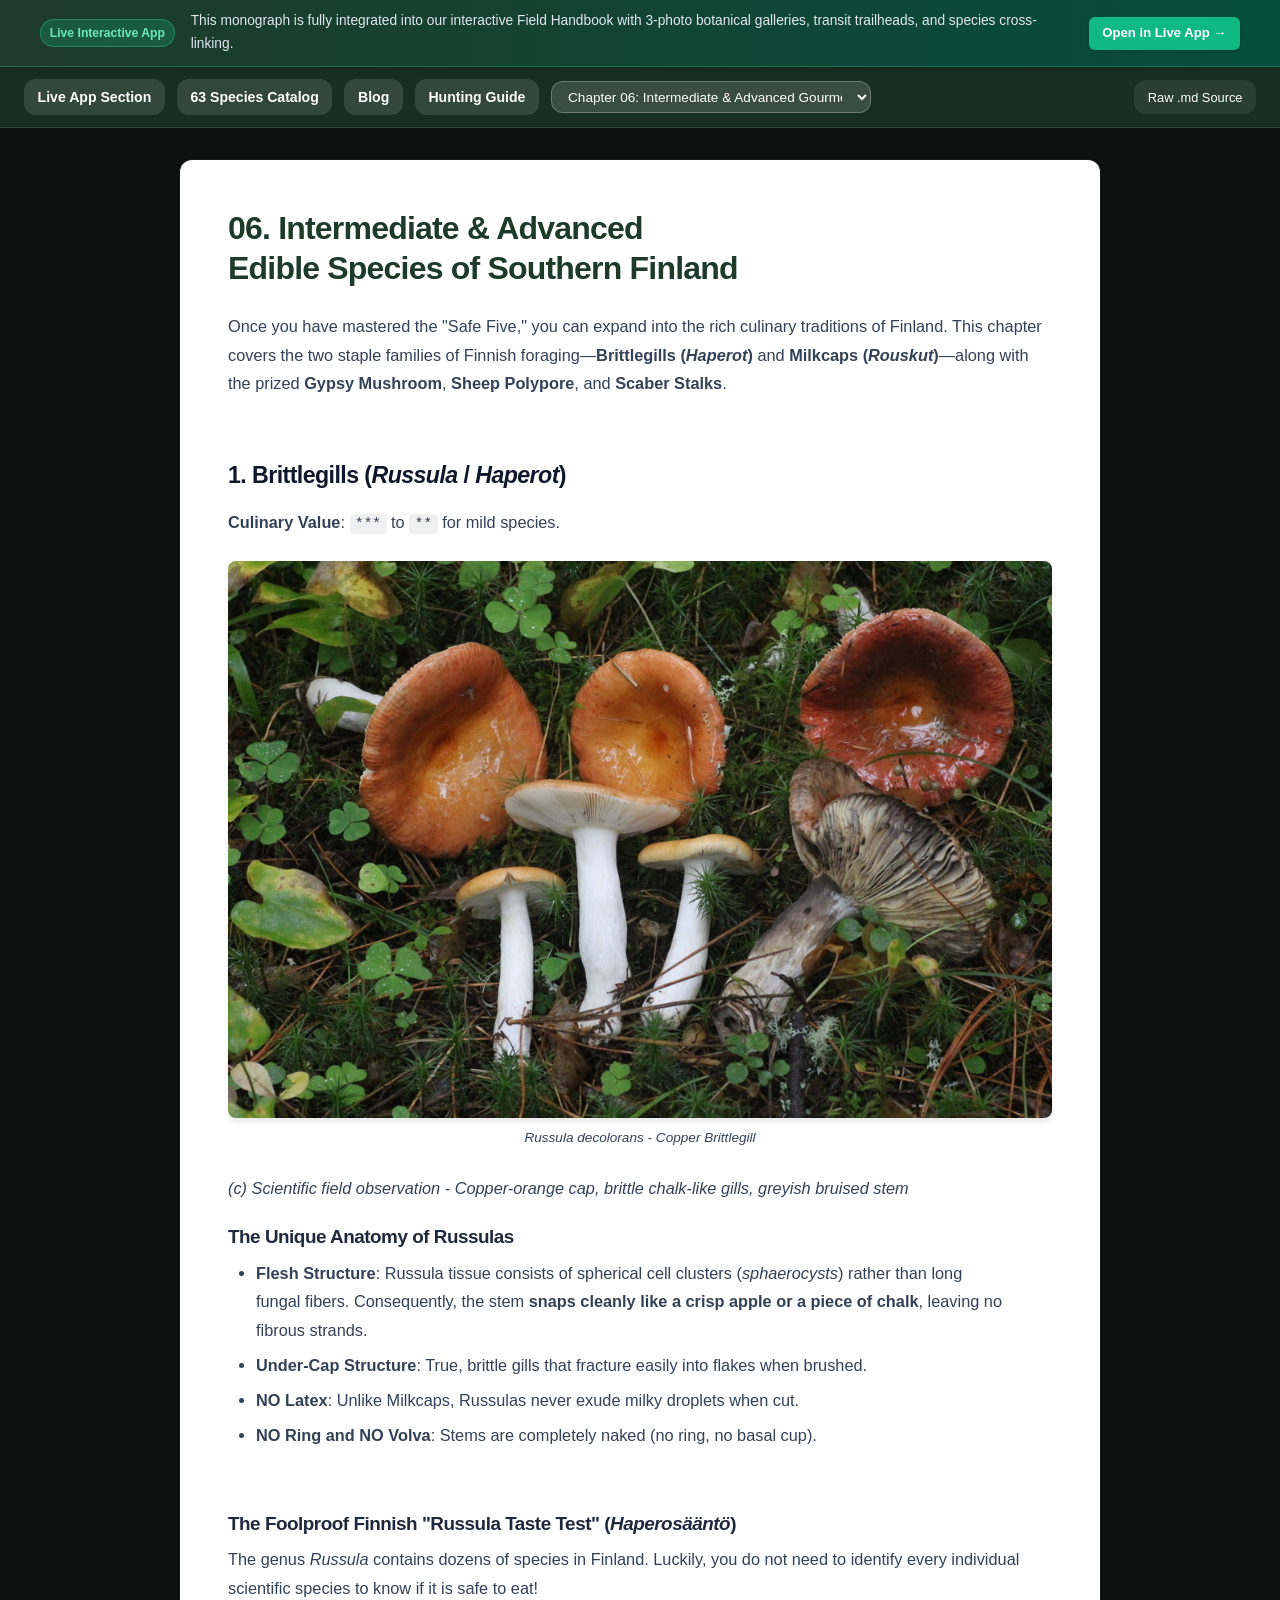
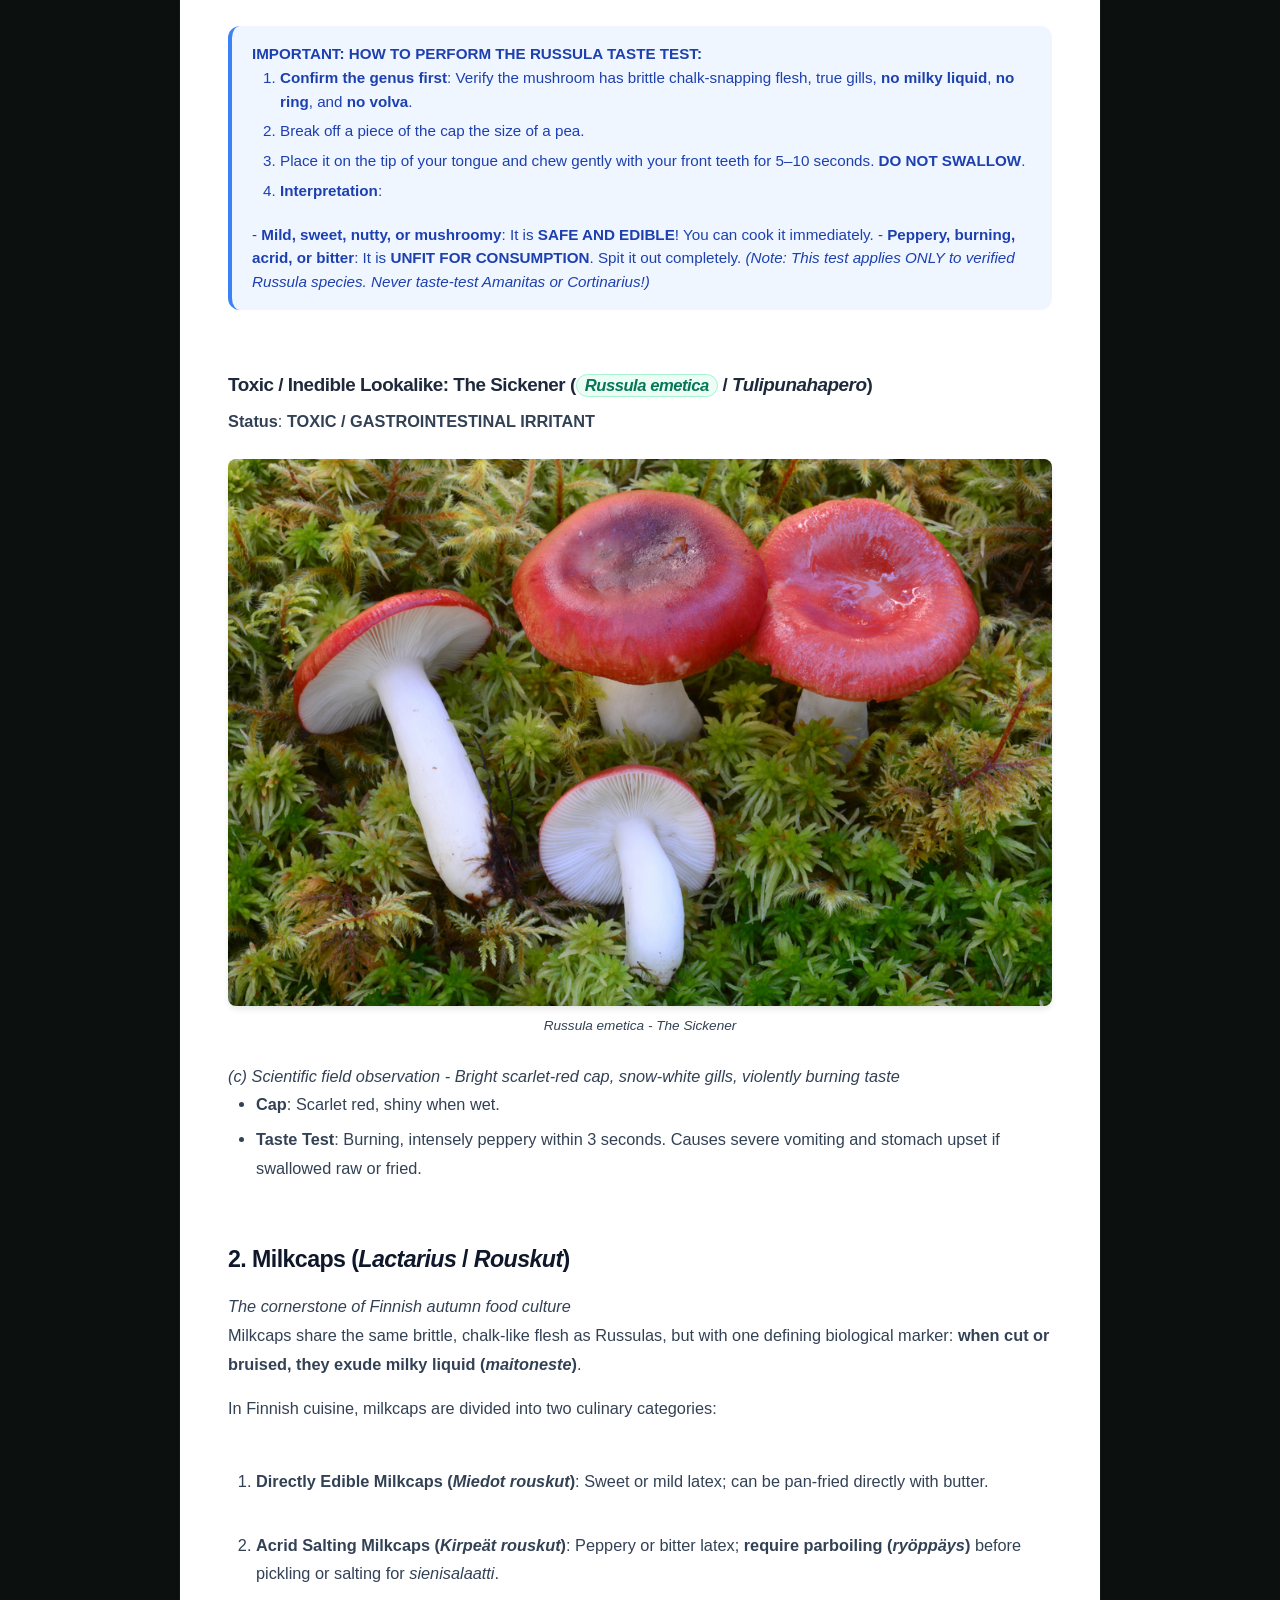
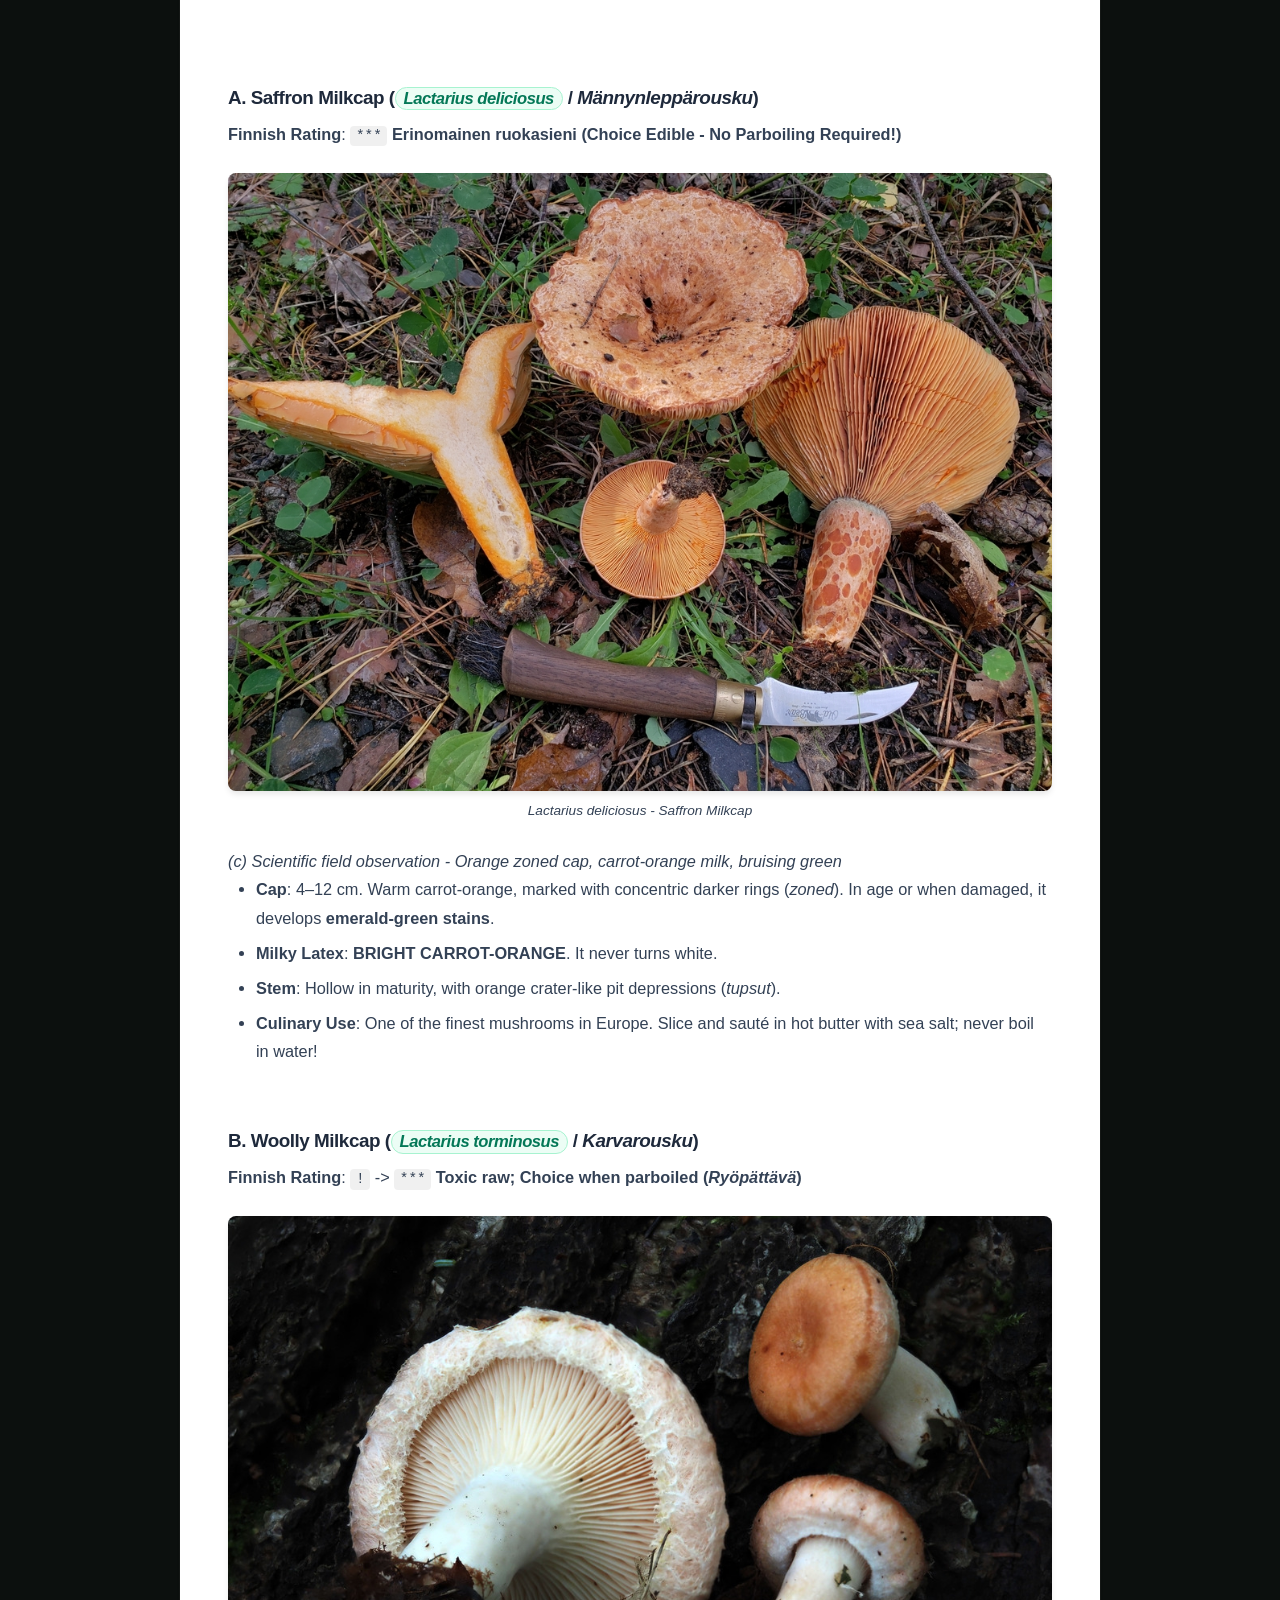
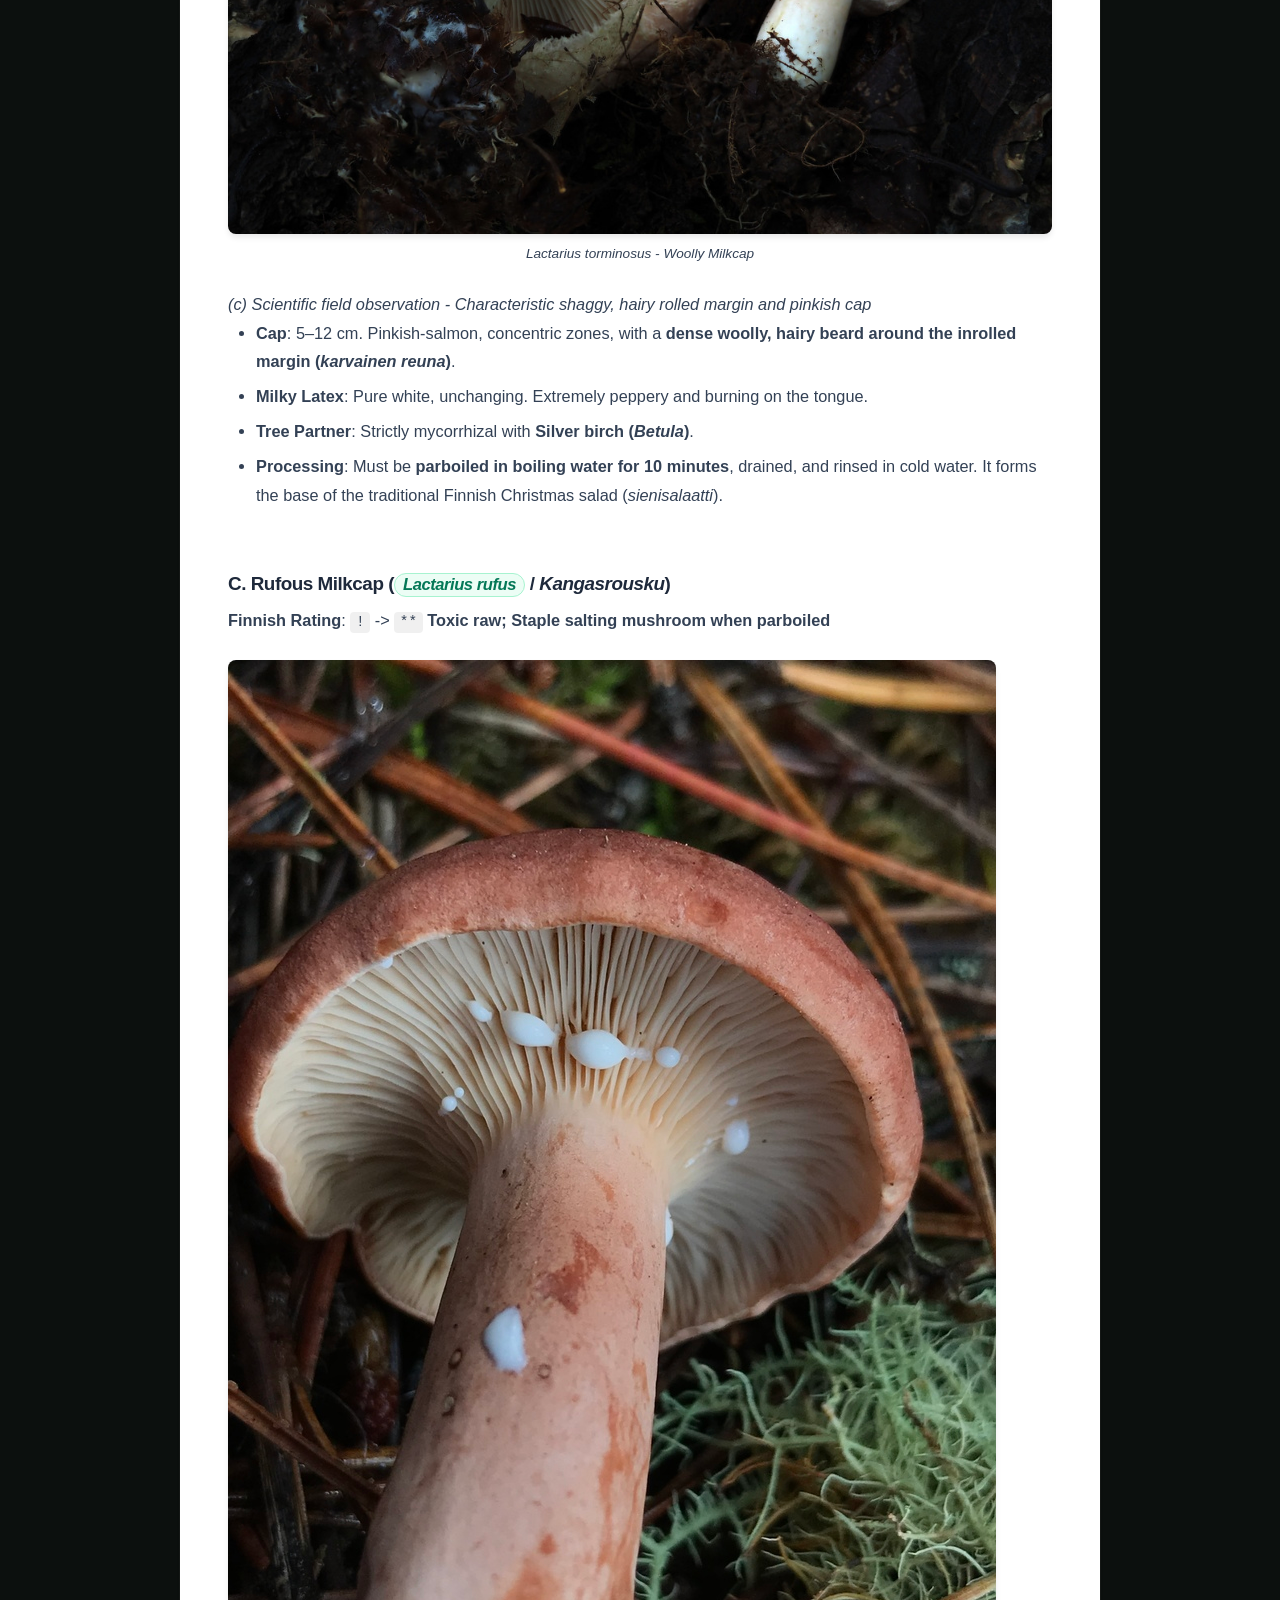
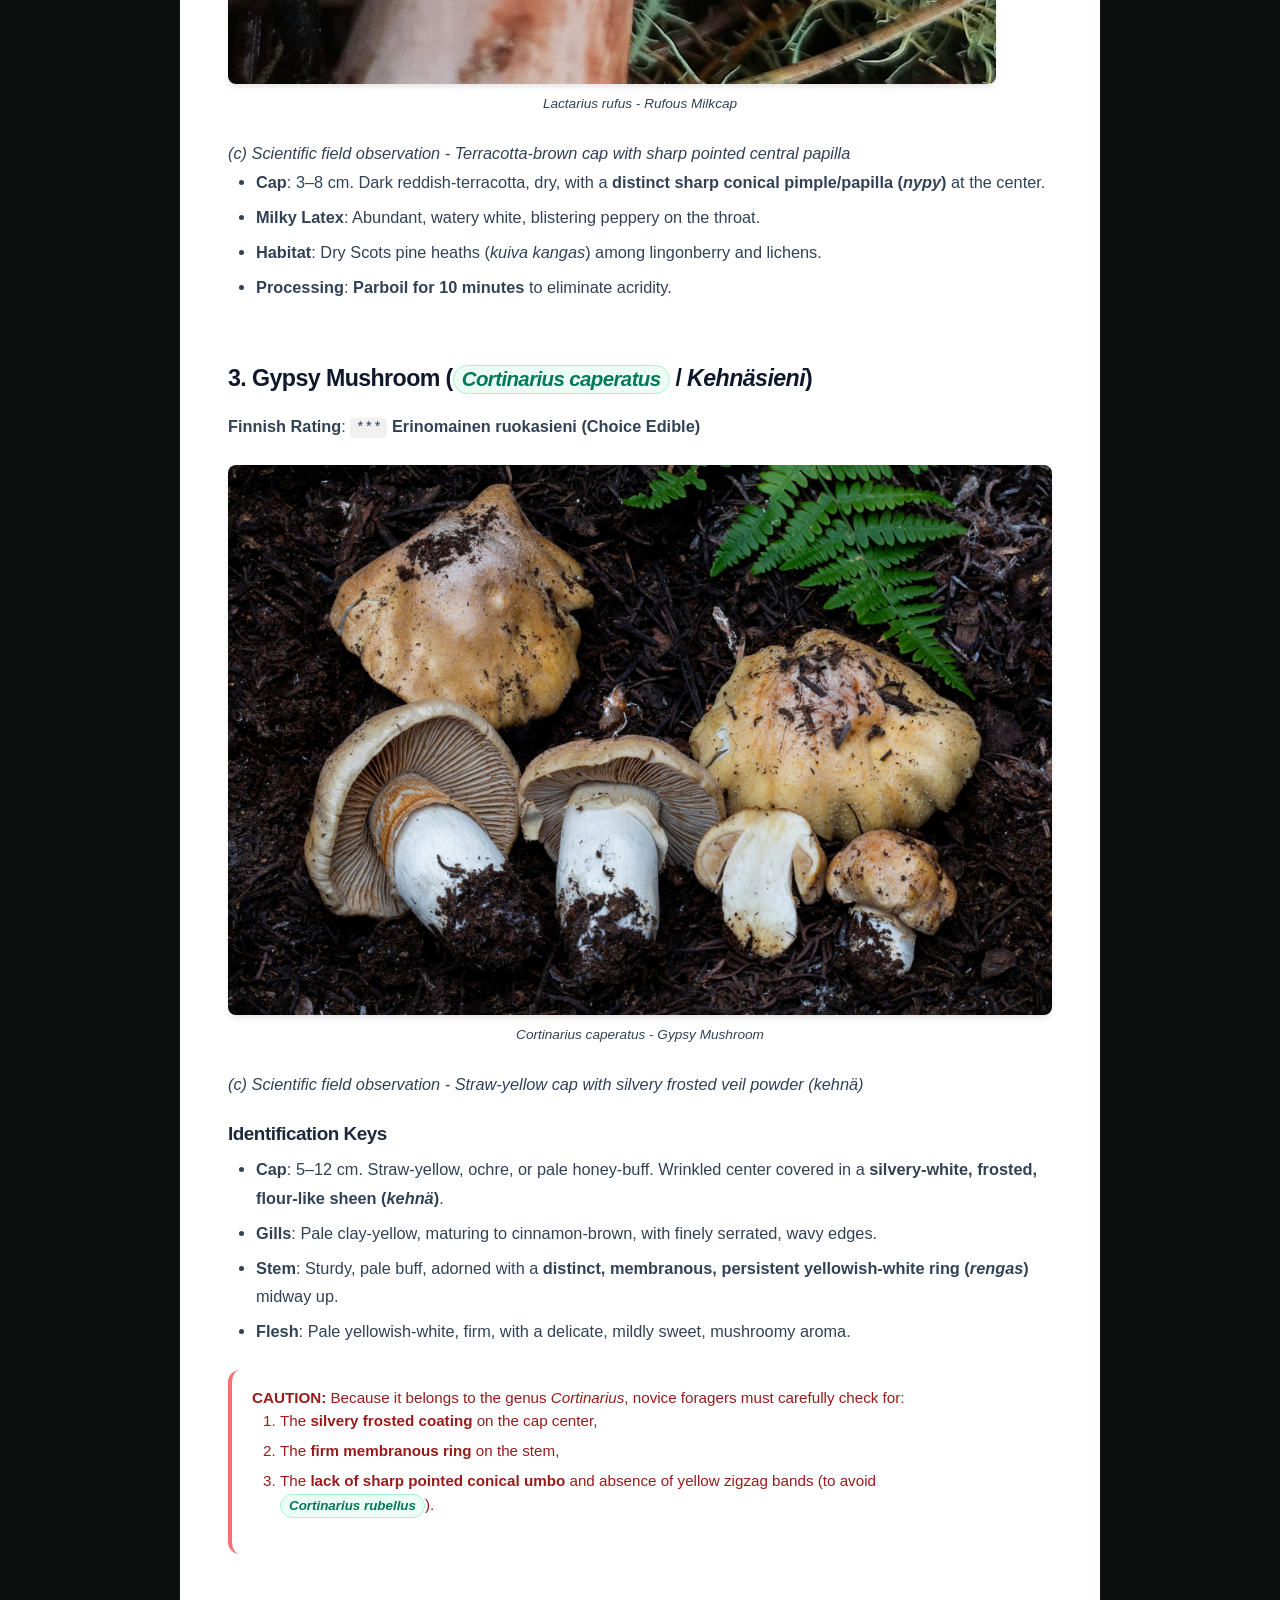
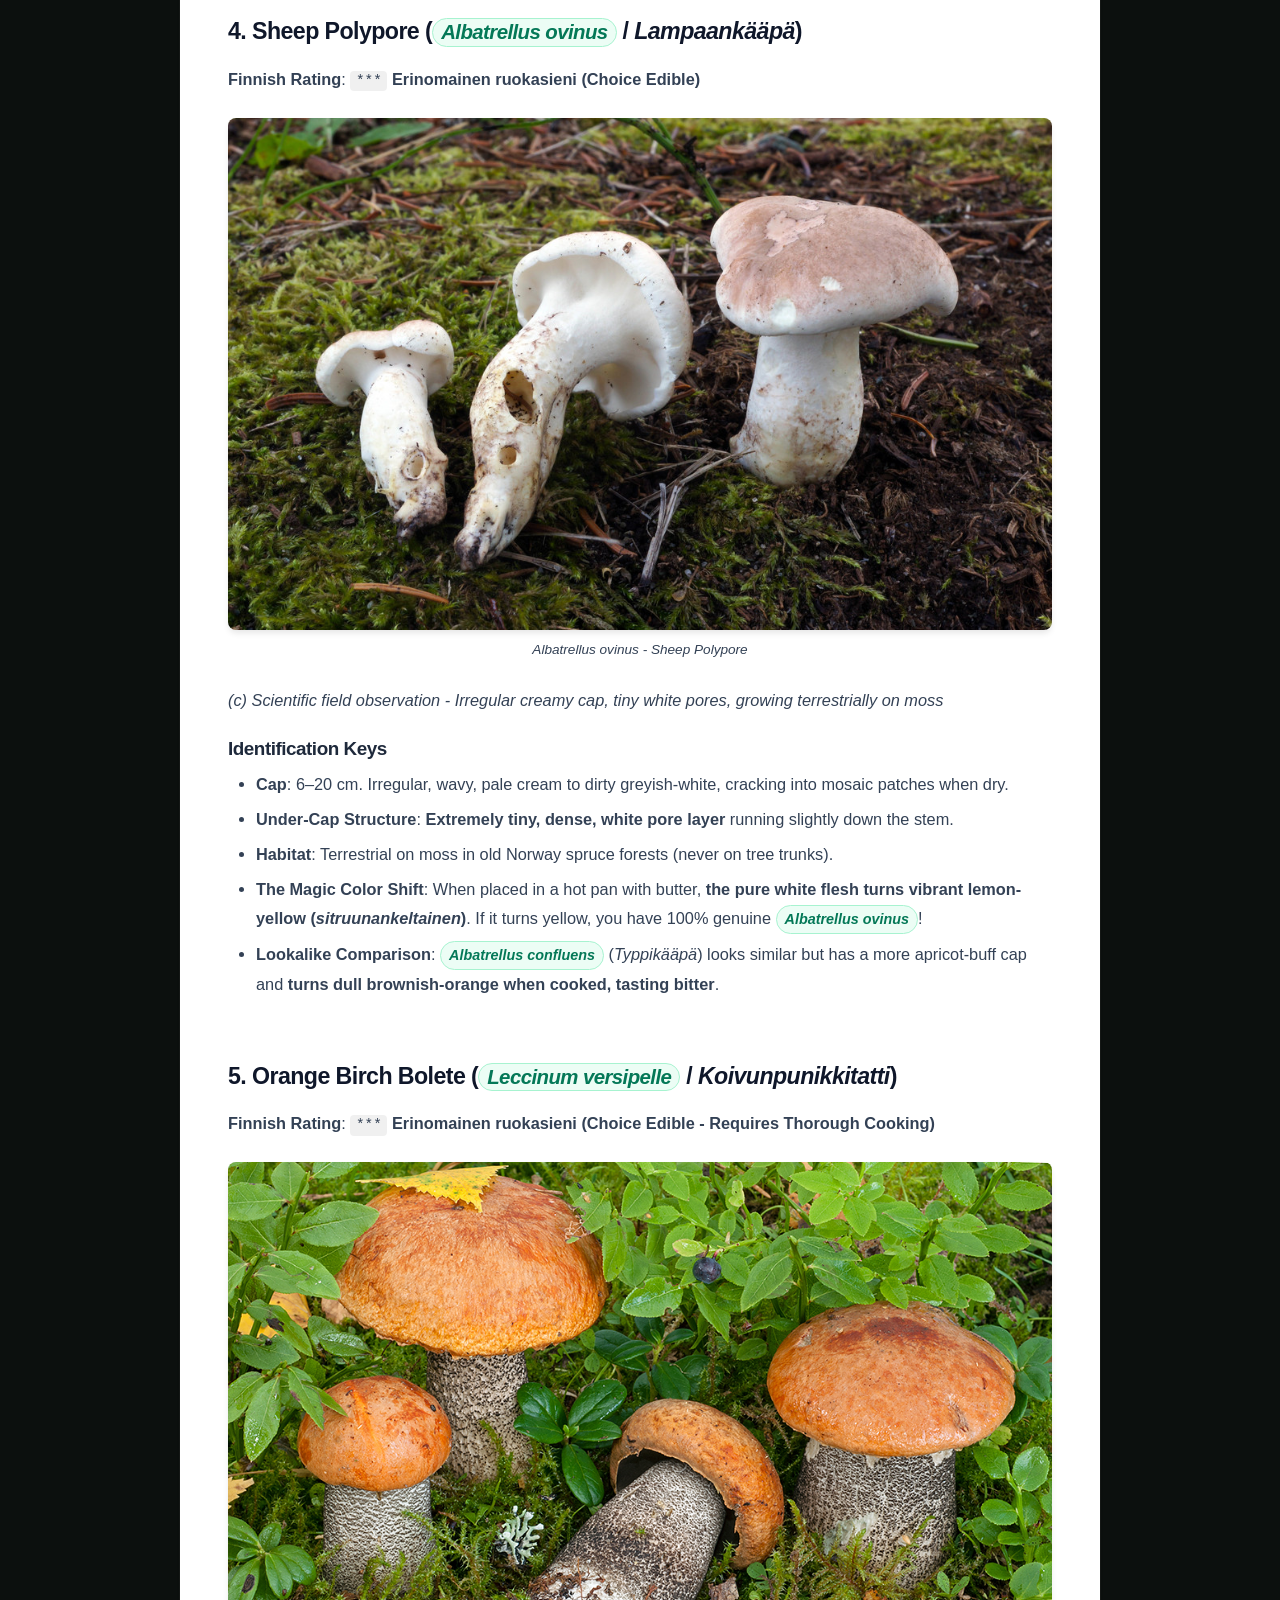
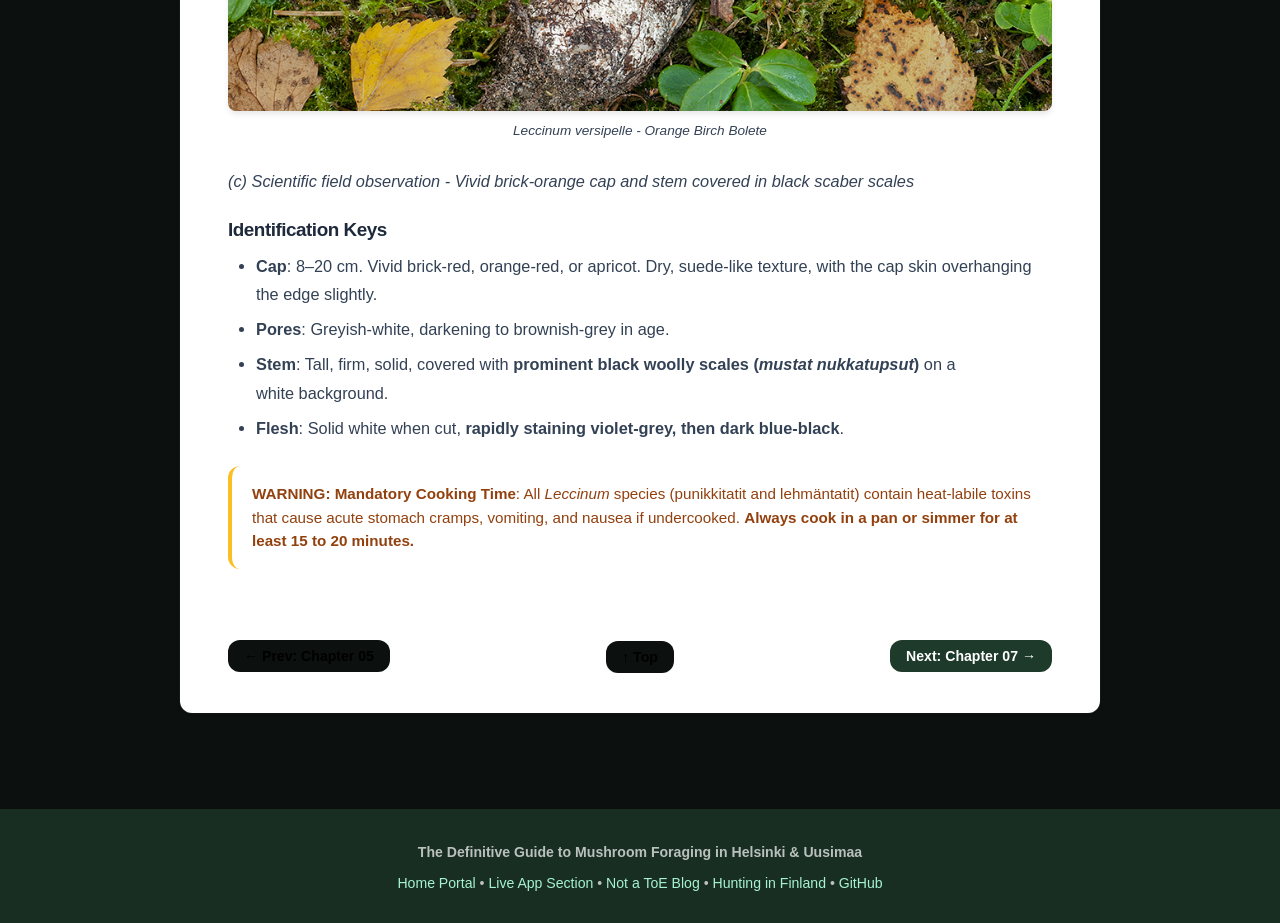
<file: docs/06_intermediate_and_advanced.html>
<!DOCTYPE html>
<html lang="en">
<head>
  <meta charset="UTF-8">
  <meta name="viewport" content="width=device-width, initial-scale=1.0">
  <title>Intermediate & Advanced Gourmet Species | Helsinki Mushroom Guide</title>
  <link rel="stylesheet" href="../styles.css">
  <style>
    body {
      background-color: var(--bg);
      color: var(--text-main);
      min-height: 100vh;
      display: flex;
      flex-direction: column;
      font-family: -apple-system, BlinkMacSystemFont, "Segoe UI", Roboto, Helvetica, Arial, "PingFang SC", "Hiragino Sans GB", "Microsoft YaHei", sans-serif;
    }
    .doc-live-banner {
      background: linear-gradient(90deg, #1e3a2b 0%, #064e3b 100%);
      color: #ffffff;
      padding: 0.65rem 1.25rem;
      border-bottom: 1px solid rgba(52, 211, 153, 0.3);
      position: sticky;
      top: 0;
      z-index: 101;
      box-shadow: 0 2px 8px rgba(0,0,0,0.15);
    }
    .doc-live-banner-inner {
      max-width: 1200px;
      margin: 0 auto;
      display: flex;
      align-items: center;
      justify-content: space-between;
      gap: 1rem;
      flex-wrap: wrap;
    }
    .banner-badge {
      background: rgba(16, 185, 129, 0.25);
      color: #6ee7b7;
      font-size: 0.76rem;
      font-weight: 700;
      padding: 0.2rem 0.55rem;
      border-radius: 9999px;
      border: 1px solid rgba(52, 211, 153, 0.4);
      white-space: nowrap;
    }
    .banner-text {
      font-size: 0.86rem;
      color: #e2e8f0;
      flex: 1;
      min-width: 260px;
    }
    .banner-cta {
      background: #10b981;
      color: #ffffff;
      font-weight: 700;
      font-size: 0.82rem;
      text-decoration: none;
      padding: 0.35rem 0.85rem;
      border-radius: 6px;
      white-space: nowrap;
      transition: all 0.15s ease;
      box-shadow: 0 1px 3px rgba(0,0,0,0.2);
    }
    .banner-cta:hover {
      background: #059669;
      transform: translateY(-1px);
    }
    .doc-sticky-header {
      background: #182e22;
      backdrop-filter: blur(12px);
      border-bottom: 1px solid rgba(255, 255, 255, 0.12);
      padding: 0.75rem 1.5rem;
      display: flex;
      align-items: center;
      justify-content: space-between;
      gap: 1rem;
      flex-wrap: wrap;
    }
    .doc-nav-left {
      display: flex;
      align-items: center;
      gap: 0.75rem;
      flex-wrap: wrap;
    }
    .doc-btn-back {
      color: #fff;
      text-decoration: none;
      display: inline-flex;
      align-items: center;
      gap: 0.4rem;
      font-weight: 600;
      font-size: 0.88rem;
      padding: 0.4rem 0.85rem;
      background: rgba(255, 255, 255, 0.12);
      border-radius: var(--radius);
      transition: all 0.2s ease;
    }
    .doc-btn-back:hover {
      background: #2d5a42;
      color: #fff;
      transform: translateX(-2px);
    }
    .doc-select {
      background: rgba(255, 255, 255, 0.15);
      color: #fff;
      border: 1px solid rgba(255, 255, 255, 0.25);
      padding: 0.4rem 0.75rem;
      border-radius: var(--radius);
      font-size: 0.85rem;
      cursor: pointer;
      outline: none;
      max-width: 320px;
    }
    .doc-select option {
      background: #182e22;
      color: #fff;
    }
    .doc-main-container {
      max-width: 960px;
      margin: 2rem auto;
      padding: 0 1.25rem 4rem;
      flex: 1;
      width: 100%;
    }
    .doc-card {
      background: #ffffff;
      border-radius: var(--radius);
      padding: 2.5rem 3rem;
      box-shadow: var(--shadow);
      border: 1px solid var(--border);
    }
    .doc-content-area {
      line-height: 1.75;
      font-size: 1.02rem;
      color: #334155;
    }
    .doc-content-area h1 {
      font-size: 2rem;
      color: #1e3a2b;
      margin-top: 0.5rem;
      margin-bottom: 1rem;
      line-height: 1.25;
      border-bottom: 2px solid var(--border);
      padding-bottom: 0.5rem;
    }
    .doc-content-area h2 {
      font-size: 1.45rem;
      color: #0f172a;
      margin-top: 2rem;
      margin-bottom: 0.75rem;
      border-bottom: 1px solid var(--border);
      padding-bottom: 0.4rem;
    }
    .doc-content-area h3 {
      font-size: 1.18rem;
      color: #1e293b;
      margin-top: 1.5rem;
      margin-bottom: 0.6rem;
    }
    .doc-content-area p {
      margin-bottom: 1rem;
    }
    .doc-content-area ul, .doc-content-area ol {
      margin-bottom: 1.25rem;
      padding-left: 1.75rem;
    }
    .doc-content-area li {
      margin-bottom: 0.4rem;
    }
    .table-container {
      width: 100%;
      overflow-x: auto;
      margin: 1.5rem 0;
    }
    table {
      width: 100%;
      border-collapse: collapse;
      font-size: 0.92rem;
    }
    th, td {
      border: 1px solid var(--border);
      padding: 0.75rem 1rem;
      text-align: left;
    }
    th {
      background: #f8fafc;
      font-weight: 700;
      color: #0f172a;
    }
    tr:nth-child(even) td {
      background: #fcfcfd;
    }
    .reader-alert {
      padding: 1rem 1.25rem;
      border-radius: var(--radius);
      margin: 1.5rem 0;
      font-size: 0.95rem;
      line-height: 1.55;
    }
    .reader-alert.note {
      background-color: #eff6ff;
      border-left: 4px solid #3b82f6;
      color: #1e40af;
    }
    .reader-alert.warning {
      background-color: var(--warning-light);
      border-left: 4px solid var(--warning);
      color: #92400e;
    }
    .reader-alert.danger {
      background-color: var(--danger-light);
      border-left: 4px solid var(--danger);
      color: #991b1b;
    }
    .reader-figure {
      margin: 1.5rem 0;
      text-align: center;
    }
    .reader-figure img {
      max-width: 100%;
      border-radius: 8px;
      box-shadow: 0 4px 6px -1px rgba(0,0,0,0.1);
    }
    .reader-figure figcaption {
      margin-top: 0.5rem;
      font-size: 0.85rem;
      color: var(--text-muted);
      font-style: italic;
    }
    .inline-species-chip {
      display: inline-flex;
      align-items: center;
      gap: 0.25rem;
      background: #ecfdf5;
      color: #047857;
      border: 1px solid #a7f3d0;
      padding: 0.05rem 0.5rem;
      border-radius: 9999px;
      font-size: 0.88em;
      text-decoration: none;
      font-weight: 600;
      transition: all 0.15s ease;
      vertical-align: baseline;
      white-space: nowrap;
    }
    .inline-species-chip:hover {
      background: #10b981;
      color: #ffffff;
      border-color: #10b981;
      transform: translateY(-1px);
    }
    .inline-chapter-link {
      color: #047857;
      font-weight: 600;
      text-decoration: underline;
    }
    .inline-chapter-link:hover {
      color: #065f46;
    }
    pre {
      background: #0f172a;
      color: #f8fafc;
      padding: 1rem 1.25rem;
      border-radius: var(--radius);
      overflow-x: auto;
      font-size: 0.88rem;
      margin: 1.25rem 0;
    }
    code {
      font-family: ui-monospace, SFMono-Regular, Menlo, Monaco, Consolas, monospace;
      background: rgba(0,0,0,0.06);
      padding: 0.15rem 0.35rem;
      border-radius: 4px;
      font-size: 0.88em;
    }
    pre code {
      background: transparent;
      padding: 0;
    }
    blockquote {
      border-left: 4px solid #2d5a42;
      padding-left: 1rem;
      margin: 1.25rem 0;
      color: var(--text-muted);
      font-style: italic;
    }
    hr {
      border: 0;
      border-top: 1px solid var(--border);
      margin: 2rem 0;
    }
    .doc-footer-nav {
      display: flex;
      justify-content: space-between;
      align-items: center;
      margin-top: 3rem;
      padding-top: 1.5rem;
      border-top: 1px solid var(--border);
      flex-wrap: wrap;
      gap: 1rem;
    }
    .doc-nav-btn {
      padding: 0.5rem 1rem;
      border-radius: var(--radius);
      font-weight: 600;
      font-size: 0.88rem;
      text-decoration: none;
      background: var(--bg);
      border: 1px solid var(--border);
      color: var(--text-main);
      transition: all 0.2s ease;
    }
    .doc-nav-btn:hover {
      background: #2d5a42;
      color: #fff;
    }
    .doc-nav-btn.primary {
      background: #1e3a2b;
      color: #fff;
    }
    .doc-nav-btn.primary:hover {
      background: #2d5a42;
    }
    @media (max-width: 768px) {
      .doc-card {
        padding: 1.5rem;
      }
      .doc-content-area h1 {
        font-size: 1.5rem;
      }
      .doc-select {
        max-width: 100%;
        width: 100%;
      }
    }
  </style>
</head>
<body>

  <!-- Sticky Live App Banner -->
  <aside class="doc-live-banner" aria-label="Interactive Version Available">
    <div class="doc-live-banner-inner">
      <span class="banner-badge">Live Interactive App</span>
      <span class="banner-text">This monograph is fully integrated into our interactive Field Handbook with 3-photo botanical galleries, transit trailheads, and species cross-linking.</span>
      <a href="../index.html#/catalog" class="banner-cta">Open in Live App →</a>
    </div>
  </aside>

  <!-- Sticky Header Bar -->
  <header class="doc-sticky-header">
    <div class="doc-nav-left">
      <a href="../index.html#/catalog" class="doc-btn-back">Live App Section</a>
      <a href="../index.html#/catalog" class="doc-btn-back">63 Species Catalog</a>
      <a href="https://powerpig99.github.io/not-a-toe/" class="doc-btn-back" target="_blank" rel="noopener" title="Author Blog (Not a ToE)">Blog</a>
      <a href="https://powerpig99.github.io/hunting-in-finland/" class="doc-btn-back" target="_blank" rel="noopener" title="Companion Guide: Hunting in Finland">Hunting Guide</a>
      <select class="doc-select" onchange="if(this.value) window.location.href=this.value" aria-label="Jump to Chapter">
        
    <option value="01_legal_and_ethics.html" >
      Chapter 01: Legal Rights, Nature Protection & Forest Safety
    </option>
  
    <option value="02_helsinki_transit_spots_guide.html" >
      Chapter 02: Helsinki Foraging Spots by HSL Transit (Zone A–D)
    </option>
  
    <option value="03_seasonal_calendar_and_habitats.html" >
      Chapter 03: Seasonal Calendar, Habitats & The Chanterelle Dilemma
    </option>
  
    <option value="04_deadly_and_toxic_species.html" >
      Chapter 04: Deadly & Toxic Species Survival Manual
    </option>
  
    <option value="05_beginner_safe_species.html" >
      Chapter 05: The "Safe Five" Beginner Species
    </option>
  
    <option value="06_intermediate_and_advanced.html" selected>
      Chapter 06: Intermediate & Advanced Gourmet Species
    </option>
  
    <option value="07_preservation_and_recipes.html" >
      Chapter 07: Preservation & Authentic Finnish Recipes
    </option>
  
    <option value="08_expanded_edible_species_index.html" >
      Chapter 08: Master Index: 50+ Wild Edible Mushrooms of Finland
    </option>
  
    <option value="09_reishi_in_helsinki.html" >
      Chapter 09: Wild Reishi in Helsinki: Occurrence, Wetland Habitats, Host Trees & Lookalike Defense
    </option>
  
    <option value="cooking_and_recipes_zh.html" >
      Special Guide: Chinese Wild Mushroom Culinary Mastery & Cross-Culture Recipes
    </option>
  
      </select>
    </div>
    <div>
      <a href="06_intermediate_and_advanced.md" class="doc-btn-back" target="_blank" style="background:rgba(255,255,255,0.08); font-weight:normal; font-size:0.8rem;">Raw .md Source</a>
    </div>
  </header>

  <!-- Main Content -->
  <main class="doc-main-container">
    <article class="doc-card">
      <div class="doc-content-area">
        <h1>06. Intermediate & Advanced Edible Species of Southern Finland</h1>

<p>Once you have mastered the "Safe Five," you can expand into the rich culinary traditions of Finland. This chapter covers the two staple families of Finnish foraging—<strong>Brittlegills (<em>Haperot</em>)</strong> and <strong>Milkcaps (<em>Rouskut</em>)</strong>—along with the prized <strong>Gypsy Mushroom</strong>, <strong>Sheep Polypore</strong>, and <strong>Scaber Stalks</strong>.</p>

<hr>

<h2>1. Brittlegills (<em>Russula</em> / <em>Haperot</em>)</h2>
<strong>Culinary Value</strong>: <code>***</code> to <code>**</code> for mild species.

<figure class="reader-figure"><img src="../images/russula_decolorans.jpg" alt="Russula decolorans - Copper Brittlegill" loading="lazy"><figcaption>Russula decolorans - Copper Brittlegill</figcaption></figure>
<em>(c) Scientific field observation - Copper-orange cap, brittle chalk-like gills, greyish bruised stem</em>

<h3>The Unique Anatomy of Russulas</h3>
<ul>
  <li><strong>Flesh Structure</strong>: Russula tissue consists of spherical cell clusters (<em>sphaerocysts</em>) rather than long fungal fibers. Consequently, the stem <strong>snaps cleanly like a crisp apple or a piece of chalk</strong>, leaving no fibrous strands.</li>
  <li><strong>Under-Cap Structure</strong>: True, brittle gills that fracture easily into flakes when brushed.</li>
  <li><strong>NO Latex</strong>: Unlike Milkcaps, Russulas never exude milky droplets when cut.</li>
  <li><strong>NO Ring and NO Volva</strong>: Stems are completely naked (no ring, no basal cup).</li>
</ul>

<hr>

<h3>The Foolproof Finnish "Russula Taste Test" (<em>Haperosääntö</em>)</h3>
The genus <em>Russula</em> contains dozens of species in Finland. Luckily, you do not need to identify every individual scientific species to know if it is safe to eat!

<div class="reader-alert note"><strong>IMPORTANT:</strong> <strong>HOW TO PERFORM THE RUSSULA TASTE TEST:</strong>
<ol>
  <li><strong>Confirm the genus first</strong>: Verify the mushroom has brittle chalk-snapping flesh, true gills, <strong>no milky liquid</strong>, <strong>no ring</strong>, and <strong>no volva</strong>.</li>
  <li>Break off a piece of the cap the size of a pea.</li>
  <li>Place it on the tip of your tongue and chew gently with your front teeth for 5–10 seconds. <strong>DO NOT SWALLOW</strong>.</li>
  <li><strong>Interpretation</strong>:</li>
</ol>
   - <strong>Mild, sweet, nutty, or mushroomy</strong>: It is <strong>SAFE AND EDIBLE</strong>! You can cook it immediately.
   - <strong>Peppery, burning, acrid, or bitter</strong>: It is <strong>UNFIT FOR CONSUMPTION</strong>. Spit it out completely.
<em>(Note: This test applies ONLY to verified Russula species. Never taste-test Amanitas or Cortinarius!)</em></div>

<hr>

<h3>Toxic / Inedible Lookalike: The Sickener (<a href="../index.html#/mushroom/russula_emetica" class="inline-species-chip" title="View identification guide in live app"><span class="chip-title"><em>Russula emetica</em></span></a> / <em>Tulipunahapero</em>)</h3>
<strong>Status</strong>: <strong>TOXIC / GASTROINTESTINAL IRRITANT</strong>

<figure class="reader-figure"><img src="../images/russula_emetica.jpg" alt="Russula emetica - The Sickener" loading="lazy"><figcaption>Russula emetica - The Sickener</figcaption></figure>
<em>(c) Scientific field observation - Bright scarlet-red cap, snow-white gills, violently burning taste</em>

<ul>
  <li><strong>Cap</strong>: Scarlet red, shiny when wet.</li>
  <li><strong>Taste Test</strong>: Burning, intensely peppery within 3 seconds. Causes severe vomiting and stomach upset if swallowed raw or fried.</li>
</ul>

<hr>

<h2>2. Milkcaps (<em>Lactarius</em> / <em>Rouskut</em>)</h2>
<em>The cornerstone of Finnish autumn food culture</em>

<p>Milkcaps share the same brittle, chalk-like flesh as Russulas, but with one defining biological marker: <strong>when cut or bruised, they exude milky liquid (<em>maitoneste</em>)</strong>.</p>

<p>In Finnish cuisine, milkcaps are divided into two culinary categories:<br><ol><br>  <li><strong>Directly Edible Milkcaps (<em>Miedot rouskut</em>)</strong>: Sweet or mild latex; can be pan-fried directly with butter.</li><br>  <li><strong>Acrid Salting Milkcaps (<em>Kirpeät rouskut</em>)</strong>: Peppery or bitter latex; <strong>require parboiling (<em>ryöppäys</em>)</strong> before pickling or salting for <em>sienisalaatti</em>.</li><br></ol></p>

<hr>

<h3>A. Saffron Milkcap (<a href="../index.html#/mushroom/lactarius_deliciosus" class="inline-species-chip" title="View identification guide in live app"><span class="chip-title"><em>Lactarius deliciosus</em></span></a> / <em>Männynleppärousku</em>)</h3>
<strong>Finnish Rating</strong>: <code>***</code> <strong>Erinomainen ruokasieni (Choice Edible - No Parboiling Required!)</strong>

<figure class="reader-figure"><img src="../images/lactarius_deliciosus.jpg" alt="Lactarius deliciosus - Saffron Milkcap" loading="lazy"><figcaption>Lactarius deliciosus - Saffron Milkcap</figcaption></figure>
<em>(c) Scientific field observation - Orange zoned cap, carrot-orange milk, bruising green</em>

<ul>
  <li><strong>Cap</strong>: 4–12 cm. Warm carrot-orange, marked with concentric darker rings (<em>zoned</em>). In age or when damaged, it develops <strong>emerald-green stains</strong>.</li>
  <li><strong>Milky Latex</strong>: <strong>BRIGHT CARROT-ORANGE</strong>. It never turns white.</li>
  <li><strong>Stem</strong>: Hollow in maturity, with orange crater-like pit depressions (<em>tupsut</em>).</li>
  <li><strong>Culinary Use</strong>: One of the finest mushrooms in Europe. Slice and sauté in hot butter with sea salt; never boil in water!</li>
</ul>

<hr>

<h3>B. Woolly Milkcap (<a href="../index.html#/mushroom/lactarius_torminosus" class="inline-species-chip" title="View identification guide in live app"><span class="chip-title"><em>Lactarius torminosus</em></span></a> / <em>Karvarousku</em>)</h3>
<strong>Finnish Rating</strong>: <code>!</code> -> <code>***</code> <strong>Toxic raw; Choice when parboiled (<em>Ryöpättävä</em>)</strong>

<figure class="reader-figure"><img src="../images/lactarius_torminosus.jpg" alt="Lactarius torminosus - Woolly Milkcap" loading="lazy"><figcaption>Lactarius torminosus - Woolly Milkcap</figcaption></figure>
<em>(c) Scientific field observation - Characteristic shaggy, hairy rolled margin and pinkish cap</em>

<ul>
  <li><strong>Cap</strong>: 5–12 cm. Pinkish-salmon, concentric zones, with a <strong>dense woolly, hairy beard around the inrolled margin (<em>karvainen reuna</em>)</strong>.</li>
  <li><strong>Milky Latex</strong>: Pure white, unchanging. Extremely peppery and burning on the tongue.</li>
  <li><strong>Tree Partner</strong>: Strictly mycorrhizal with <strong>Silver birch (<em>Betula</em>)</strong>.</li>
  <li><strong>Processing</strong>: Must be <strong>parboiled in boiling water for 10 minutes</strong>, drained, and rinsed in cold water. It forms the base of the traditional Finnish Christmas salad (<em>sienisalaatti</em>).</li>
</ul>

<hr>

<h3>C. Rufous Milkcap (<a href="../index.html#/mushroom/lactarius_rufus" class="inline-species-chip" title="View identification guide in live app"><span class="chip-title"><em>Lactarius rufus</em></span></a> / <em>Kangasrousku</em>)</h3>
<strong>Finnish Rating</strong>: <code>!</code> -> <code>**</code> <strong>Toxic raw; Staple salting mushroom when parboiled</strong>

<figure class="reader-figure"><img src="../images/lactarius_rufus.jpg" alt="Lactarius rufus - Rufous Milkcap" loading="lazy"><figcaption>Lactarius rufus - Rufous Milkcap</figcaption></figure>
<em>(c) Scientific field observation - Terracotta-brown cap with sharp pointed central papilla</em>

<ul>
  <li><strong>Cap</strong>: 3–8 cm. Dark reddish-terracotta, dry, with a <strong>distinct sharp conical pimple/papilla (<em>nypy</em>)</strong> at the center.</li>
  <li><strong>Milky Latex</strong>: Abundant, watery white, blistering peppery on the throat.</li>
  <li><strong>Habitat</strong>: Dry Scots pine heaths (<em>kuiva kangas</em>) among lingonberry and lichens.</li>
  <li><strong>Processing</strong>: <strong>Parboil for 10 minutes</strong> to eliminate acridity.</li>
</ul>

<hr>

<h2>3. Gypsy Mushroom (<a href="../index.html#/mushroom/cortinarius_caperatus" class="inline-species-chip" title="View identification guide in live app"><span class="chip-title"><em>Cortinarius caperatus</em></span></a> / <em>Kehnäsieni</em>)</h2>
<strong>Finnish Rating</strong>: <code>***</code> <strong>Erinomainen ruokasieni (Choice Edible)</strong>

<figure class="reader-figure"><img src="../images/cortinarius_caperatus.jpg" alt="Cortinarius caperatus - Gypsy Mushroom" loading="lazy"><figcaption>Cortinarius caperatus - Gypsy Mushroom</figcaption></figure>
<em>(c) Scientific field observation - Straw-yellow cap with silvery frosted veil powder (kehnä)</em>

<h3>Identification Keys</h3>
<ul>
  <li><strong>Cap</strong>: 5–12 cm. Straw-yellow, ochre, or pale honey-buff. Wrinkled center covered in a <strong>silvery-white, frosted, flour-like sheen (<em>kehnä</em>)</strong>.</li>
  <li><strong>Gills</strong>: Pale clay-yellow, maturing to cinnamon-brown, with finely serrated, wavy edges.</li>
  <li><strong>Stem</strong>: Sturdy, pale buff, adorned with a <strong>distinct, membranous, persistent yellowish-white ring (<em>rengas</em>)</strong> midway up.</li>
  <li><strong>Flesh</strong>: Pale yellowish-white, firm, with a delicate, mildly sweet, mushroomy aroma.</li>
</ul>

<div class="reader-alert danger"><strong>CAUTION:</strong> Because it belongs to the genus <em>Cortinarius</em>, novice foragers must carefully check for:
<ol>
  <li>The <strong>silvery frosted coating</strong> on the cap center,</li>
  <li>The <strong>firm membranous ring</strong> on the stem,</li>
  <li>The <strong>lack of sharp pointed conical umbo</strong> and absence of yellow zigzag bands (to avoid <a href="../index.html#/mushroom/cortinarius_rubellus" class="inline-species-chip" title="View identification guide in live app"><span class="chip-title"><em>Cortinarius rubellus</em></span></a>).</div></li>
</ol>

<hr>

<h2>4. Sheep Polypore (<a href="../index.html#/mushroom/albatrellus_ovinus" class="inline-species-chip" title="View identification guide in live app"><span class="chip-title"><em>Albatrellus ovinus</em></span></a> / <em>Lampaankääpä</em>)</h2>
<strong>Finnish Rating</strong>: <code>***</code> <strong>Erinomainen ruokasieni (Choice Edible)</strong>

<figure class="reader-figure"><img src="../images/albatrellus_ovinus.jpg" alt="Albatrellus ovinus - Sheep Polypore" loading="lazy"><figcaption>Albatrellus ovinus - Sheep Polypore</figcaption></figure>
<em>(c) Scientific field observation - Irregular creamy cap, tiny white pores, growing terrestrially on moss</em>

<h3>Identification Keys</h3>
<ul>
  <li><strong>Cap</strong>: 6–20 cm. Irregular, wavy, pale cream to dirty greyish-white, cracking into mosaic patches when dry.</li>
  <li><strong>Under-Cap Structure</strong>: <strong>Extremely tiny, dense, white pore layer</strong> running slightly down the stem.</li>
  <li><strong>Habitat</strong>: Terrestrial on moss in old Norway spruce forests (never on tree trunks).</li>
  <li><strong>The Magic Color Shift</strong>: When placed in a hot pan with butter, <strong>the pure white flesh turns vibrant lemon-yellow (<em>sitruunankeltainen</em>)</strong>. If it turns yellow, you have 100% genuine <a href="../index.html#/mushroom/albatrellus_ovinus" class="inline-species-chip" title="View identification guide in live app"><span class="chip-title"><em>Albatrellus ovinus</em></span></a>!</li>
  <li><strong>Lookalike Comparison</strong>: <a href="../index.html#/mushroom/albatrellus_confluens" class="inline-species-chip" title="View identification guide in live app"><span class="chip-title"><em>Albatrellus confluens</em></span></a> (<em>Typpikääpä</em>) looks similar but has a more apricot-buff cap and <strong>turns dull brownish-orange when cooked, tasting bitter</strong>.</li>
</ul>

<hr>

<h2>5. Orange Birch Bolete (<a href="../index.html#/mushroom/leccinum_versipelle" class="inline-species-chip" title="View identification guide in live app"><span class="chip-title"><em>Leccinum versipelle</em></span></a> / <em>Koivunpunikkitatti</em>)</h2>
<strong>Finnish Rating</strong>: <code>***</code> <strong>Erinomainen ruokasieni (Choice Edible - Requires Thorough Cooking)</strong>

<figure class="reader-figure"><img src="../images/leccinum_versipelle.jpg" alt="Leccinum versipelle - Orange Birch Bolete" loading="lazy"><figcaption>Leccinum versipelle - Orange Birch Bolete</figcaption></figure>
<em>(c) Scientific field observation - Vivid brick-orange cap and stem covered in black scaber scales</em>

<h3>Identification Keys</h3>
<ul>
  <li><strong>Cap</strong>: 8–20 cm. Vivid brick-red, orange-red, or apricot. Dry, suede-like texture, with the cap skin overhanging the edge slightly.</li>
  <li><strong>Pores</strong>: Greyish-white, darkening to brownish-grey in age.</li>
  <li><strong>Stem</strong>: Tall, firm, solid, covered with <strong>prominent black woolly scales (<em>mustat nukkatupsut</em>)</strong> on a white background.</li>
  <li><strong>Flesh</strong>: Solid white when cut, <strong>rapidly staining violet-grey, then dark blue-black</strong>.</li>
</ul>

<div class="reader-alert warning"><strong>WARNING:</strong> <strong>Mandatory Cooking Time</strong>: All <em>Leccinum</em> species (punikkitatit and lehmäntatit) contain heat-labile toxins that cause acute stomach cramps, vomiting, and nausea if undercooked. <strong>Always cook in a pan or simmer for at least 15 to 20 minutes.</strong></div>
      </div>

      <!-- Navigation Footer -->
      <footer class="doc-footer-nav">
        <div>
          <a href="05_beginner_safe_species.html" class="doc-nav-btn">← Prev: Chapter 05</a>
        </div>
        <div>
          <button onclick="window.scrollTo({top:0, behavior:'smooth'})" class="doc-nav-btn" style="cursor:pointer;">↑ Top</button>
        </div>
        <div>
          <a href="07_preservation_and_recipes.html" class="doc-nav-btn primary">Next: Chapter 07 →</a>
        </div>
      </footer>
    </article>
  </main>

  <footer style="background:#182e22; color:rgba(255,255,255,0.7); text-align:center; padding:2rem 1rem; font-size:0.88rem;">
    <p><strong>The Definitive Guide to Mushroom Foraging in Helsinki & Uusimaa</strong></p>
    <p style="margin-top:0.5rem;">
      <a href="../index.html" style="color:#a7f3d0;">Home Portal</a> • 
      <a href="../index.html#/catalog" style="color:#a7f3d0;">Live App Section</a> • 
      <a href="https://powerpig99.github.io/not-a-toe/" style="color:#a7f3d0;" target="_blank" rel="noopener">Not a ToE Blog</a> • 
      <a href="https://powerpig99.github.io/hunting-in-finland/" style="color:#a7f3d0;" target="_blank" rel="noopener">Hunting in Finland</a> • 
      <a href="https://github.com/powerpig99/helsinki-mushroom-guide" style="color:#a7f3d0;" target="_blank" rel="noopener">GitHub</a>
    </p>
  </footer>

</body>
</html>
</file>
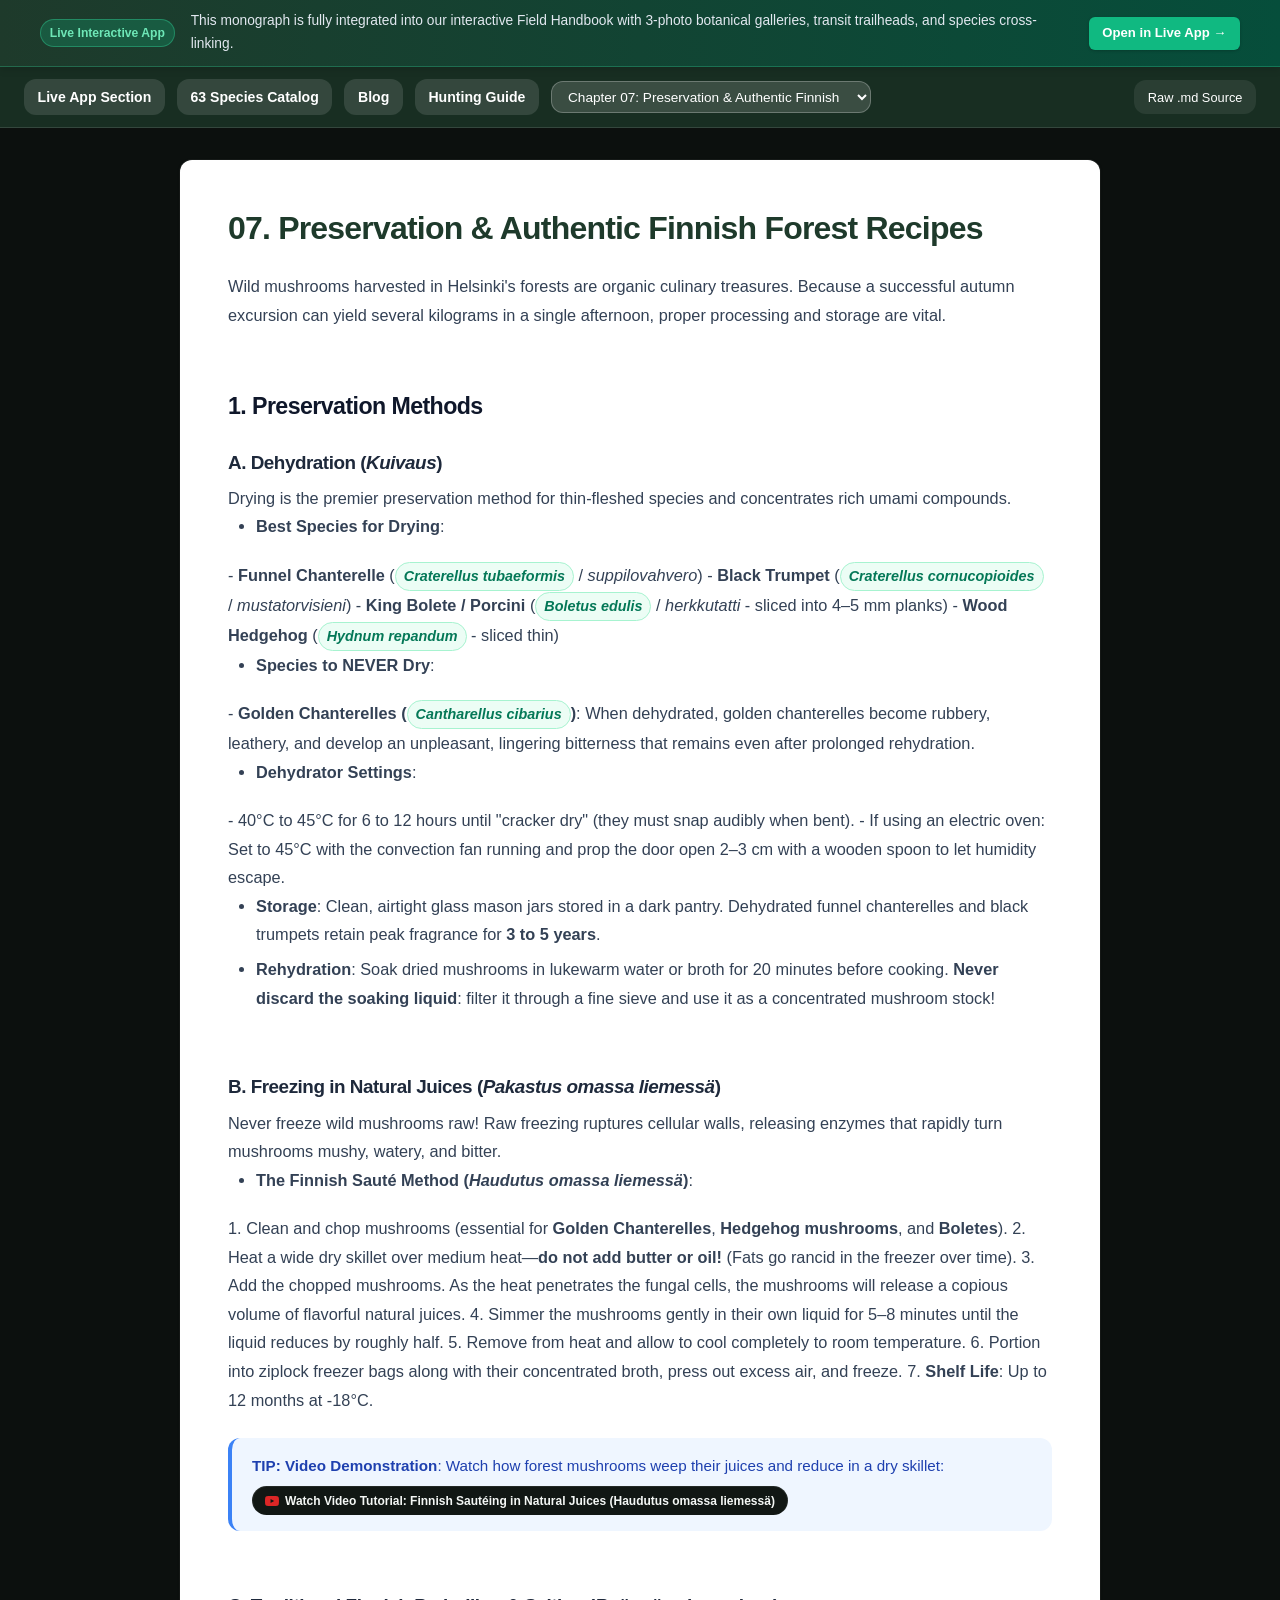
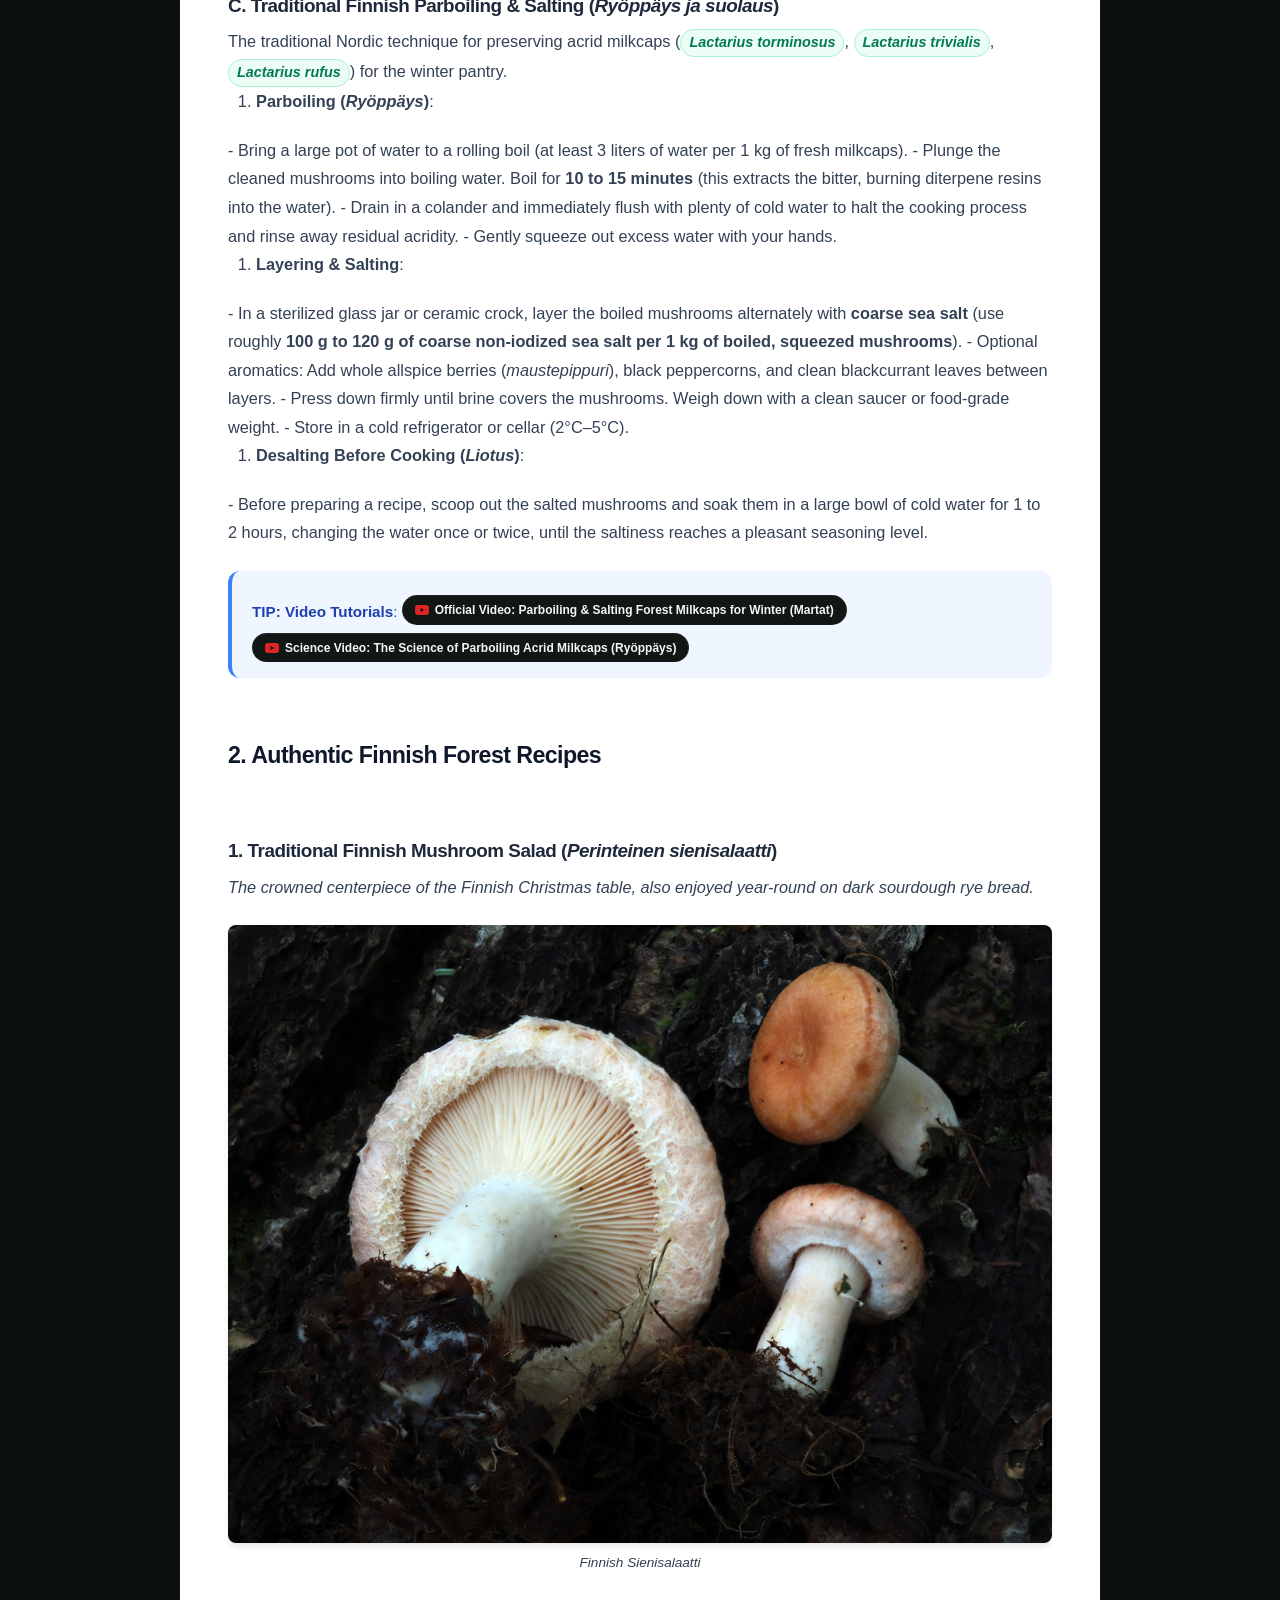
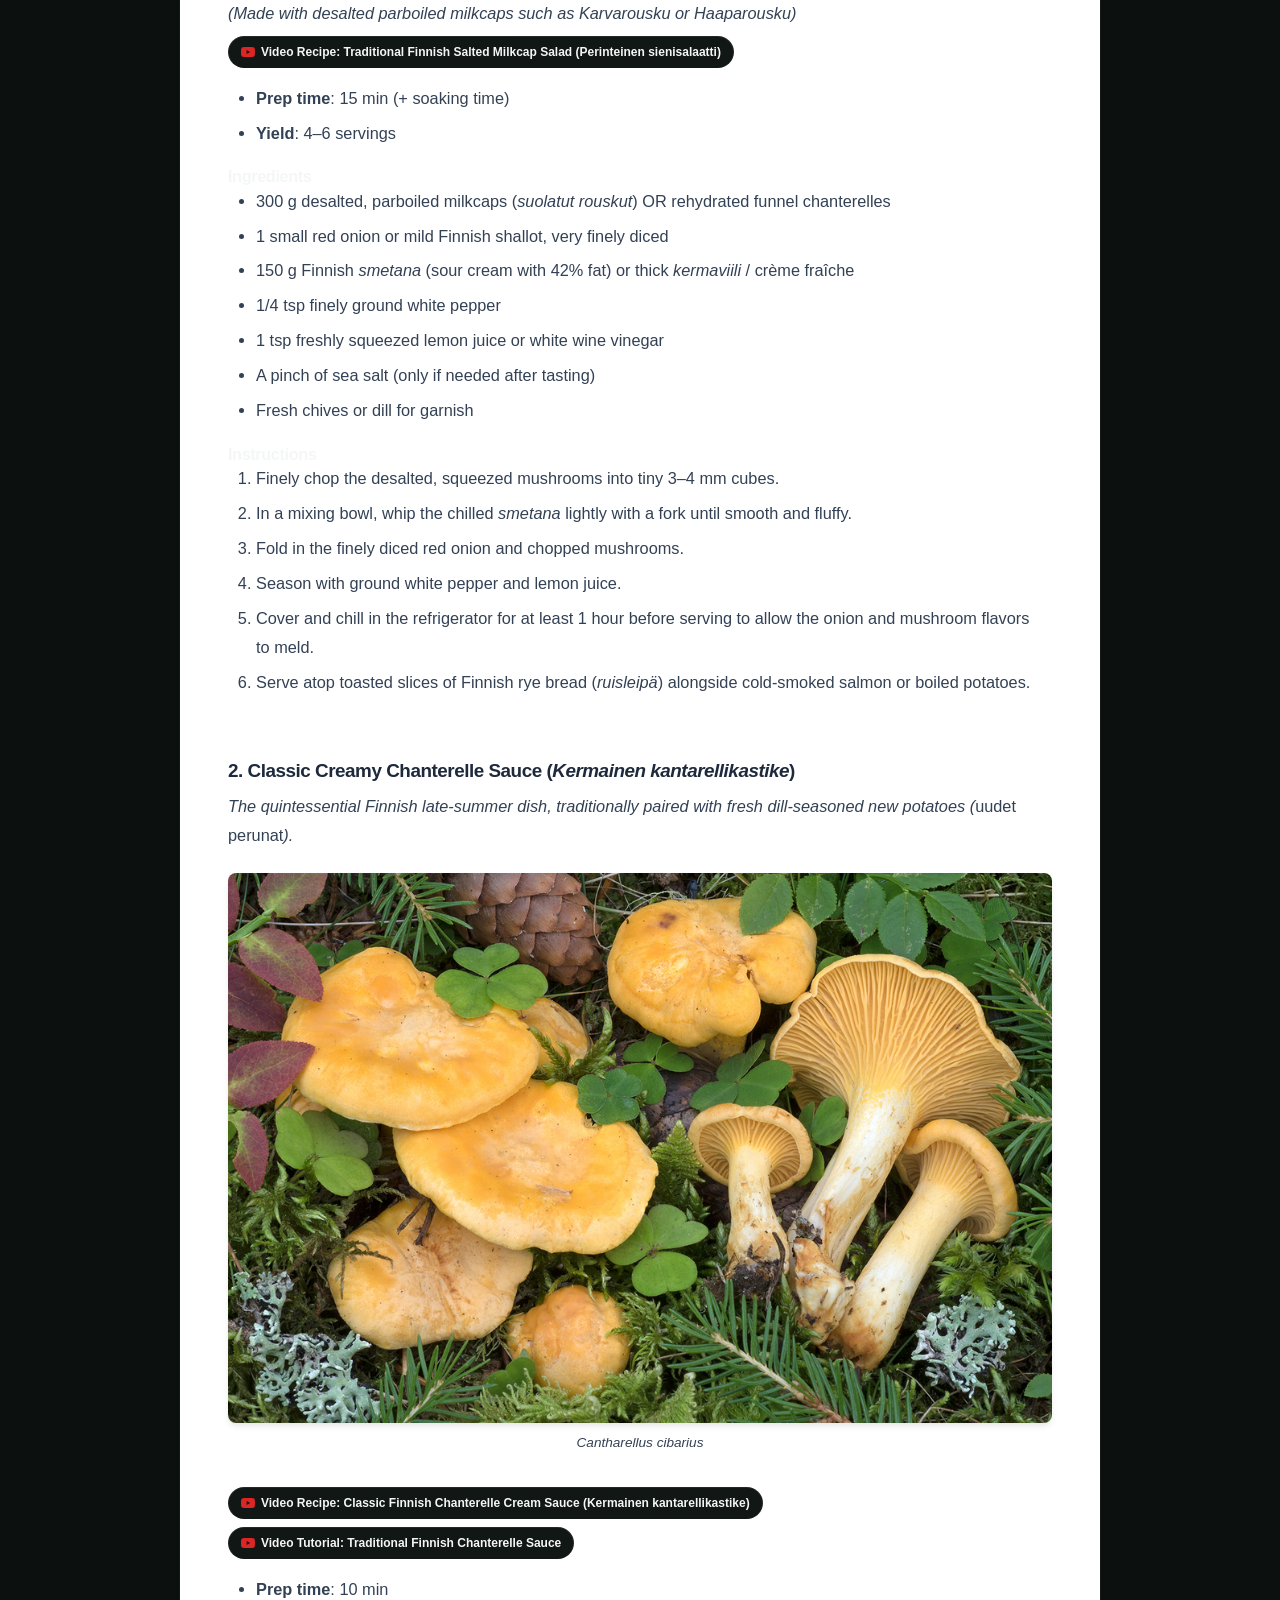
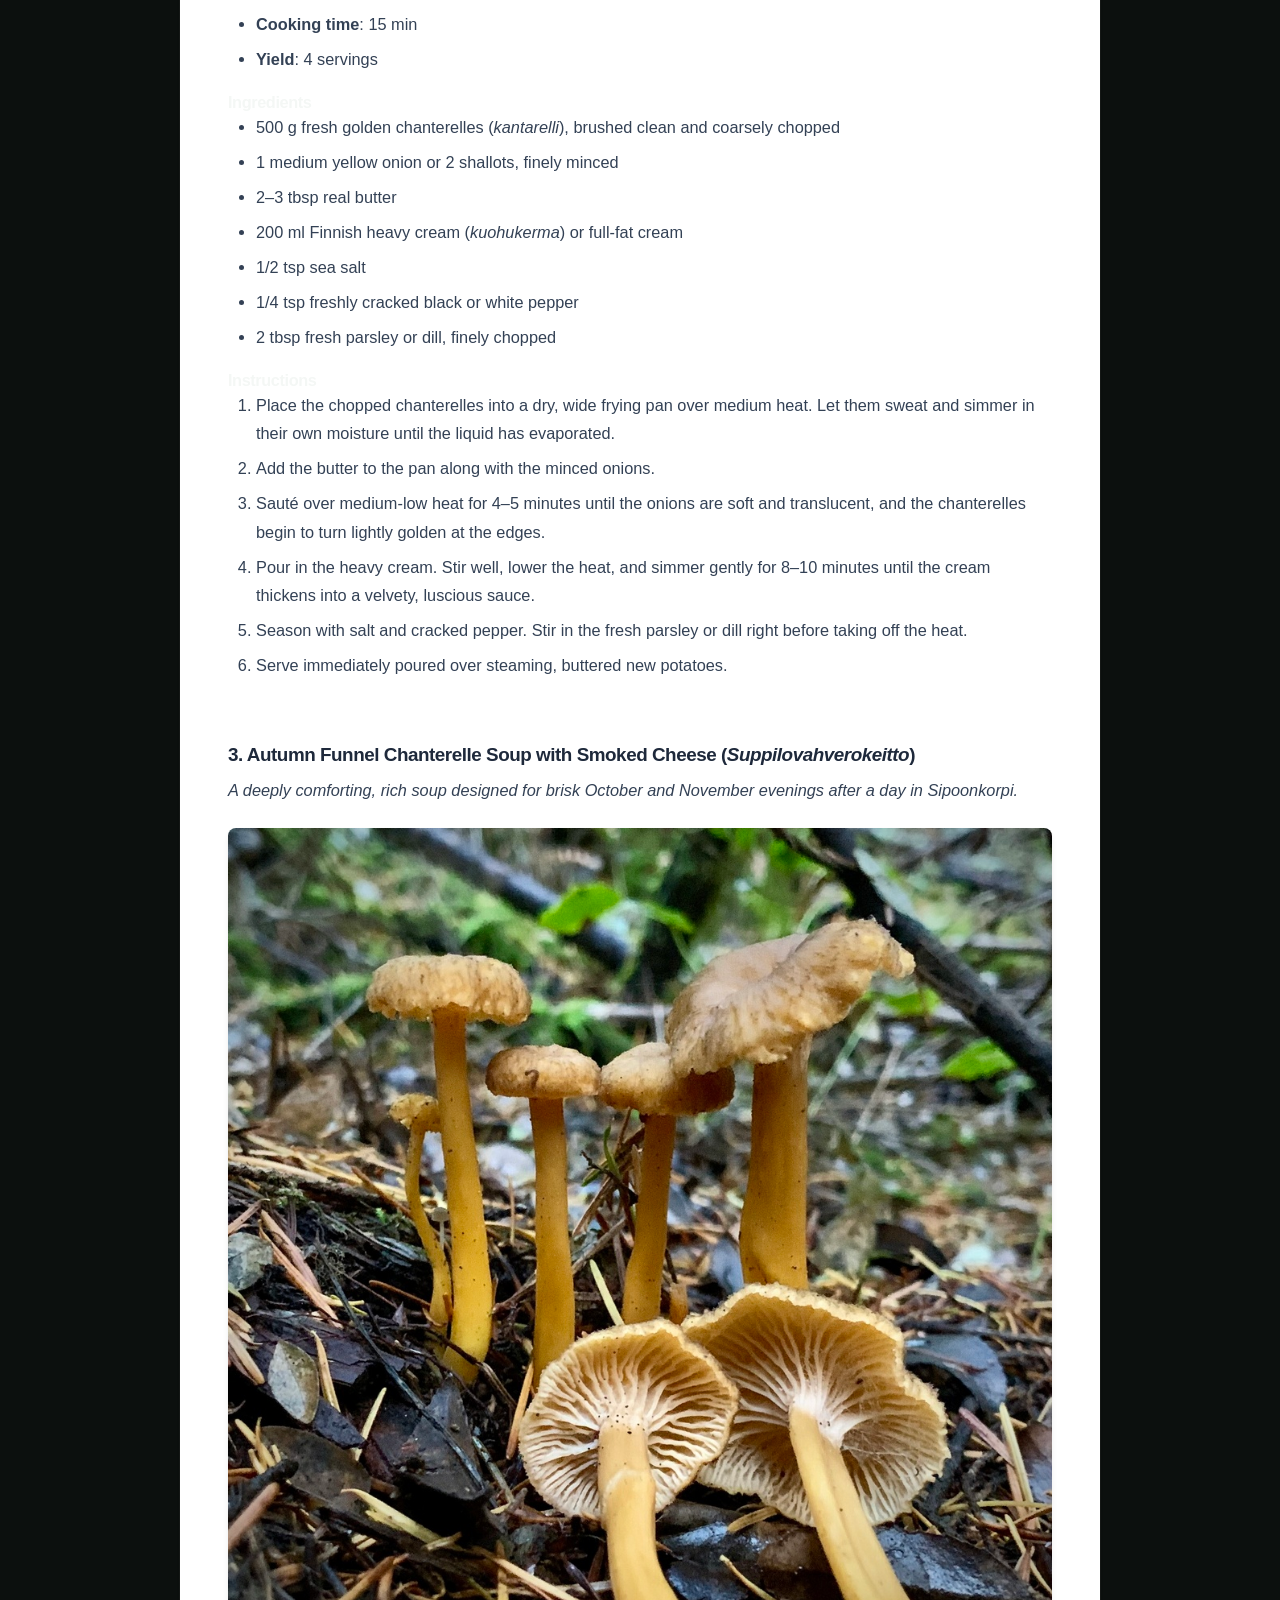
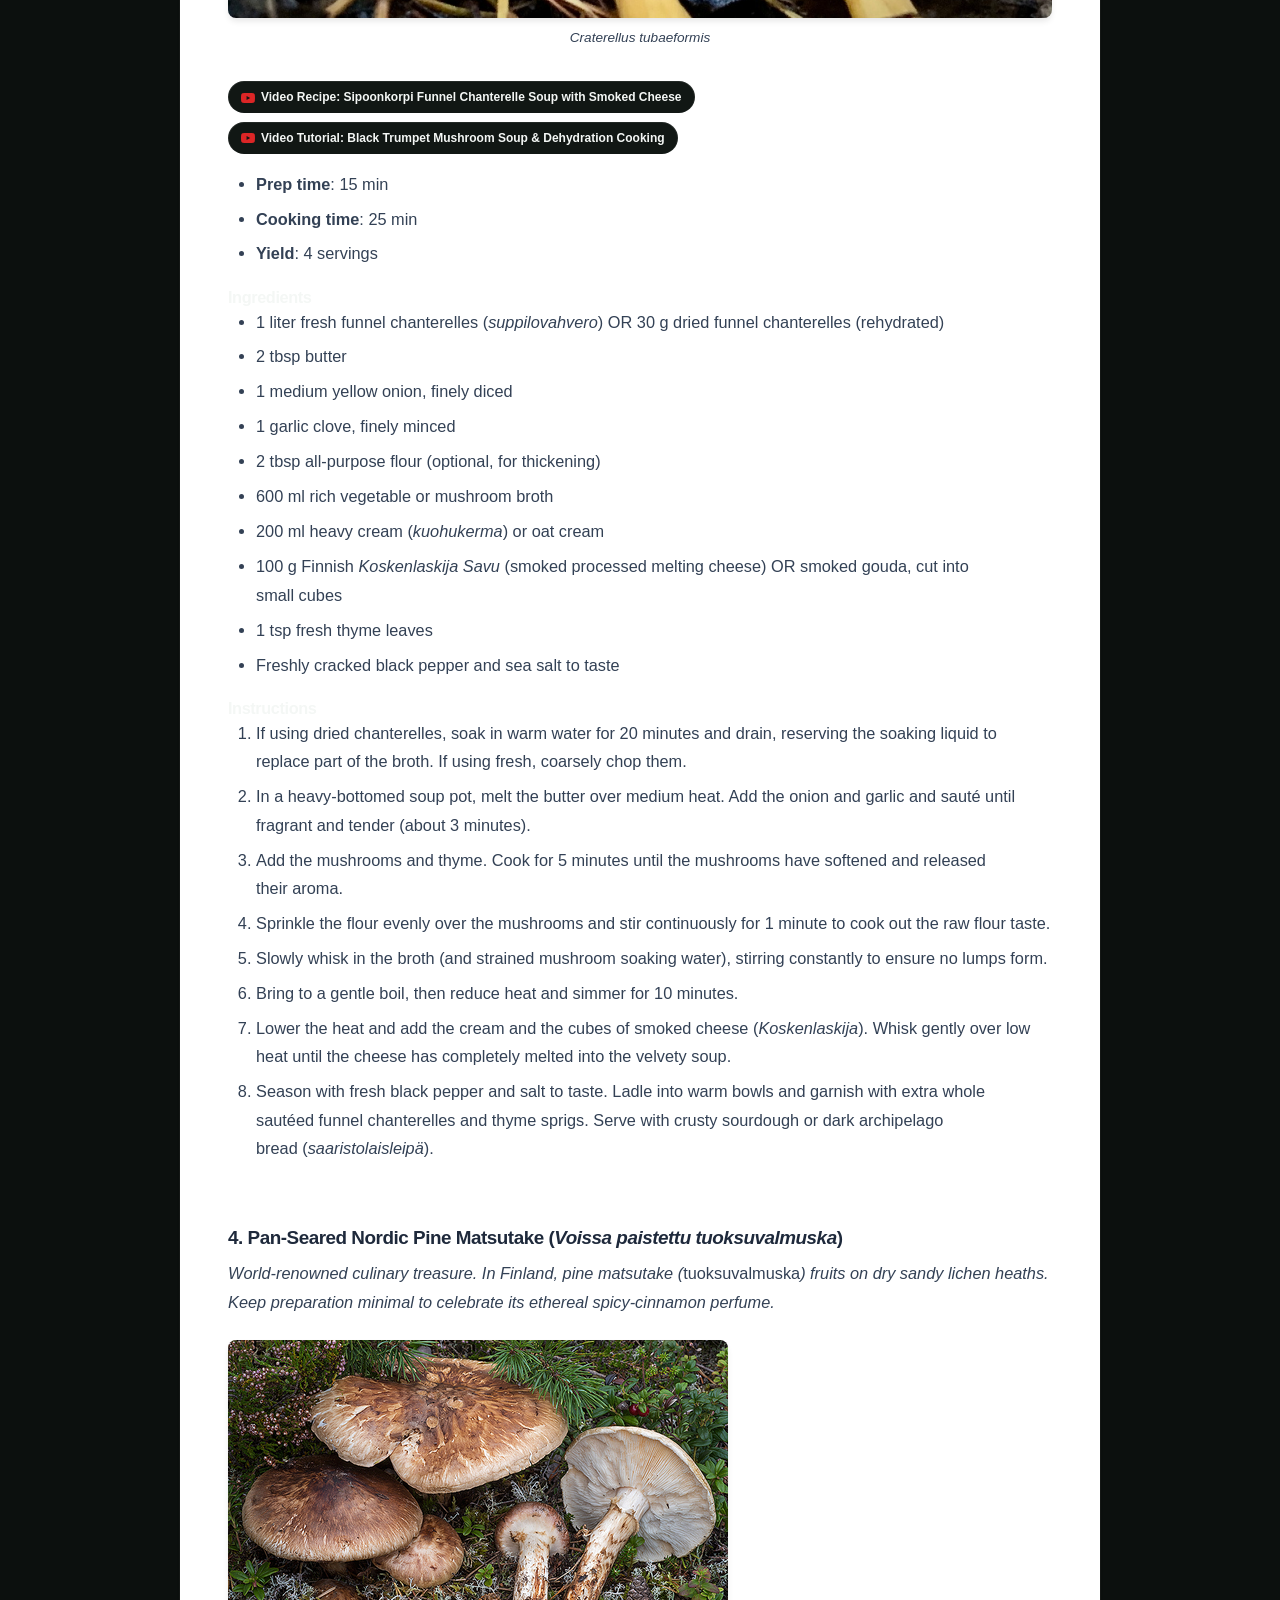
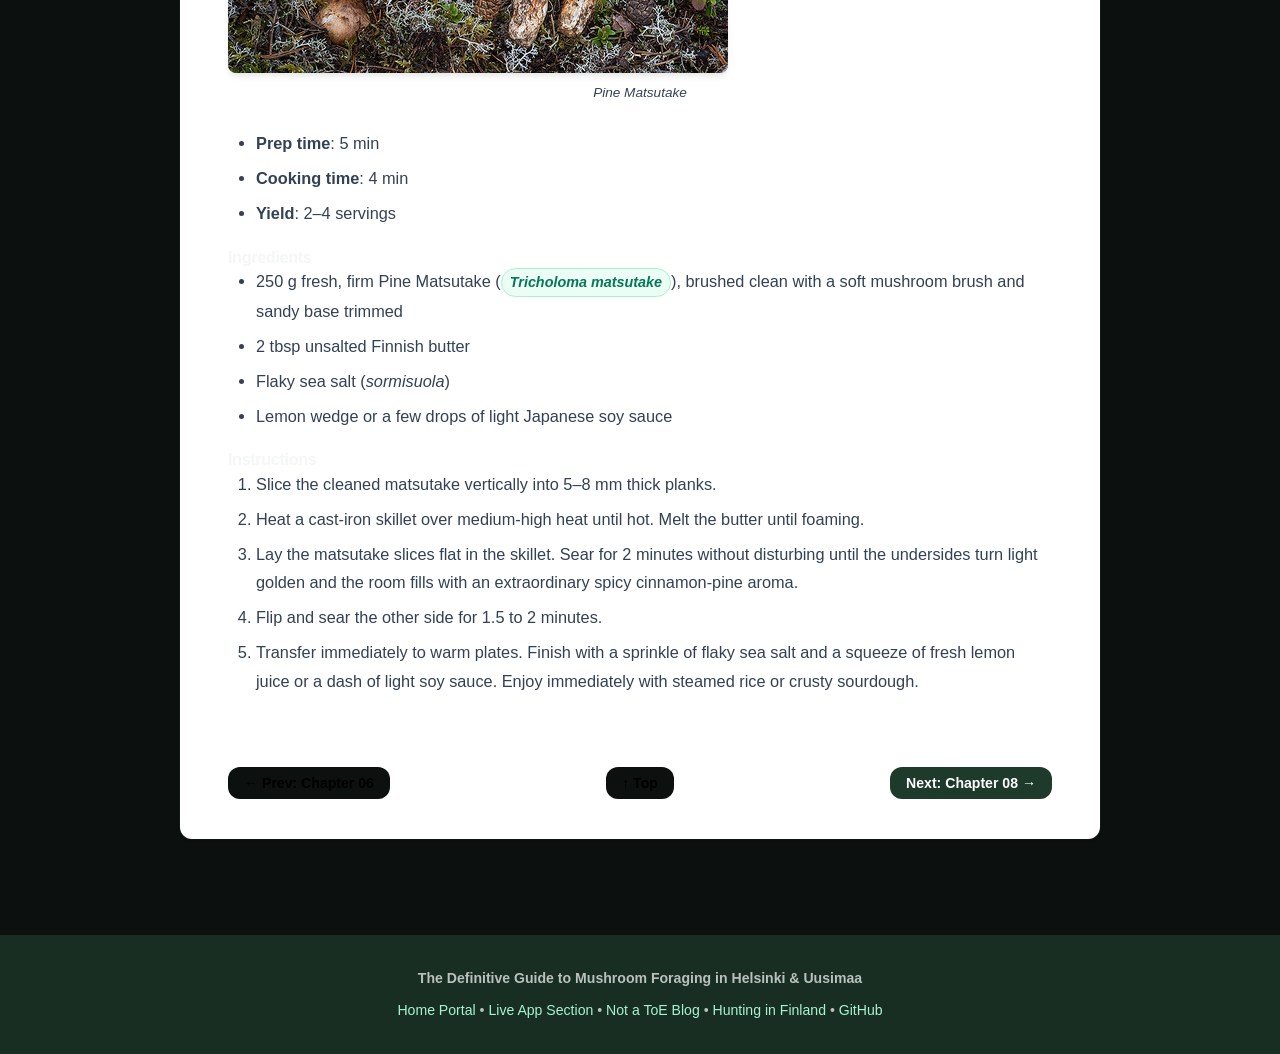
<file: docs/07_preservation_and_recipes.html>
<!DOCTYPE html>
<html lang="en">
<head>
  <meta charset="UTF-8">
  <meta name="viewport" content="width=device-width, initial-scale=1.0">
  <title>Preservation & Authentic Finnish Recipes | Helsinki Mushroom Guide</title>
  <link rel="stylesheet" href="../styles.css">
  <style>
    body {
      background-color: var(--bg);
      color: var(--text-main);
      min-height: 100vh;
      display: flex;
      flex-direction: column;
      font-family: -apple-system, BlinkMacSystemFont, "Segoe UI", Roboto, Helvetica, Arial, "PingFang SC", "Hiragino Sans GB", "Microsoft YaHei", sans-serif;
    }
    .doc-live-banner {
      background: linear-gradient(90deg, #1e3a2b 0%, #064e3b 100%);
      color: #ffffff;
      padding: 0.65rem 1.25rem;
      border-bottom: 1px solid rgba(52, 211, 153, 0.3);
      position: sticky;
      top: 0;
      z-index: 101;
      box-shadow: 0 2px 8px rgba(0,0,0,0.15);
    }
    .doc-live-banner-inner {
      max-width: 1200px;
      margin: 0 auto;
      display: flex;
      align-items: center;
      justify-content: space-between;
      gap: 1rem;
      flex-wrap: wrap;
    }
    .banner-badge {
      background: rgba(16, 185, 129, 0.25);
      color: #6ee7b7;
      font-size: 0.76rem;
      font-weight: 700;
      padding: 0.2rem 0.55rem;
      border-radius: 9999px;
      border: 1px solid rgba(52, 211, 153, 0.4);
      white-space: nowrap;
    }
    .banner-text {
      font-size: 0.86rem;
      color: #e2e8f0;
      flex: 1;
      min-width: 260px;
    }
    .banner-cta {
      background: #10b981;
      color: #ffffff;
      font-weight: 700;
      font-size: 0.82rem;
      text-decoration: none;
      padding: 0.35rem 0.85rem;
      border-radius: 6px;
      white-space: nowrap;
      transition: all 0.15s ease;
      box-shadow: 0 1px 3px rgba(0,0,0,0.2);
    }
    .banner-cta:hover {
      background: #059669;
      transform: translateY(-1px);
    }
    .doc-sticky-header {
      background: #182e22;
      backdrop-filter: blur(12px);
      border-bottom: 1px solid rgba(255, 255, 255, 0.12);
      padding: 0.75rem 1.5rem;
      display: flex;
      align-items: center;
      justify-content: space-between;
      gap: 1rem;
      flex-wrap: wrap;
    }
    .doc-nav-left {
      display: flex;
      align-items: center;
      gap: 0.75rem;
      flex-wrap: wrap;
    }
    .doc-btn-back {
      color: #fff;
      text-decoration: none;
      display: inline-flex;
      align-items: center;
      gap: 0.4rem;
      font-weight: 600;
      font-size: 0.88rem;
      padding: 0.4rem 0.85rem;
      background: rgba(255, 255, 255, 0.12);
      border-radius: var(--radius);
      transition: all 0.2s ease;
    }
    .doc-btn-back:hover {
      background: #2d5a42;
      color: #fff;
      transform: translateX(-2px);
    }
    .doc-select {
      background: rgba(255, 255, 255, 0.15);
      color: #fff;
      border: 1px solid rgba(255, 255, 255, 0.25);
      padding: 0.4rem 0.75rem;
      border-radius: var(--radius);
      font-size: 0.85rem;
      cursor: pointer;
      outline: none;
      max-width: 320px;
    }
    .doc-select option {
      background: #182e22;
      color: #fff;
    }
    .doc-main-container {
      max-width: 960px;
      margin: 2rem auto;
      padding: 0 1.25rem 4rem;
      flex: 1;
      width: 100%;
    }
    .doc-card {
      background: #ffffff;
      border-radius: var(--radius);
      padding: 2.5rem 3rem;
      box-shadow: var(--shadow);
      border: 1px solid var(--border);
    }
    .doc-content-area {
      line-height: 1.75;
      font-size: 1.02rem;
      color: #334155;
    }
    .doc-content-area h1 {
      font-size: 2rem;
      color: #1e3a2b;
      margin-top: 0.5rem;
      margin-bottom: 1rem;
      line-height: 1.25;
      border-bottom: 2px solid var(--border);
      padding-bottom: 0.5rem;
    }
    .doc-content-area h2 {
      font-size: 1.45rem;
      color: #0f172a;
      margin-top: 2rem;
      margin-bottom: 0.75rem;
      border-bottom: 1px solid var(--border);
      padding-bottom: 0.4rem;
    }
    .doc-content-area h3 {
      font-size: 1.18rem;
      color: #1e293b;
      margin-top: 1.5rem;
      margin-bottom: 0.6rem;
    }
    .doc-content-area p {
      margin-bottom: 1rem;
    }
    .doc-content-area ul, .doc-content-area ol {
      margin-bottom: 1.25rem;
      padding-left: 1.75rem;
    }
    .doc-content-area li {
      margin-bottom: 0.4rem;
    }
    .table-container {
      width: 100%;
      overflow-x: auto;
      margin: 1.5rem 0;
    }
    table {
      width: 100%;
      border-collapse: collapse;
      font-size: 0.92rem;
    }
    th, td {
      border: 1px solid var(--border);
      padding: 0.75rem 1rem;
      text-align: left;
    }
    th {
      background: #f8fafc;
      font-weight: 700;
      color: #0f172a;
    }
    tr:nth-child(even) td {
      background: #fcfcfd;
    }
    .reader-alert {
      padding: 1rem 1.25rem;
      border-radius: var(--radius);
      margin: 1.5rem 0;
      font-size: 0.95rem;
      line-height: 1.55;
    }
    .reader-alert.note {
      background-color: #eff6ff;
      border-left: 4px solid #3b82f6;
      color: #1e40af;
    }
    .reader-alert.warning {
      background-color: var(--warning-light);
      border-left: 4px solid var(--warning);
      color: #92400e;
    }
    .reader-alert.danger {
      background-color: var(--danger-light);
      border-left: 4px solid var(--danger);
      color: #991b1b;
    }
    .reader-figure {
      margin: 1.5rem 0;
      text-align: center;
    }
    .reader-figure img {
      max-width: 100%;
      border-radius: 8px;
      box-shadow: 0 4px 6px -1px rgba(0,0,0,0.1);
    }
    .reader-figure figcaption {
      margin-top: 0.5rem;
      font-size: 0.85rem;
      color: var(--text-muted);
      font-style: italic;
    }
    .inline-species-chip {
      display: inline-flex;
      align-items: center;
      gap: 0.25rem;
      background: #ecfdf5;
      color: #047857;
      border: 1px solid #a7f3d0;
      padding: 0.05rem 0.5rem;
      border-radius: 9999px;
      font-size: 0.88em;
      text-decoration: none;
      font-weight: 600;
      transition: all 0.15s ease;
      vertical-align: baseline;
      white-space: nowrap;
    }
    .inline-species-chip:hover {
      background: #10b981;
      color: #ffffff;
      border-color: #10b981;
      transform: translateY(-1px);
    }
    .inline-chapter-link {
      color: #047857;
      font-weight: 600;
      text-decoration: underline;
    }
    .inline-chapter-link:hover {
      color: #065f46;
    }
    pre {
      background: #0f172a;
      color: #f8fafc;
      padding: 1rem 1.25rem;
      border-radius: var(--radius);
      overflow-x: auto;
      font-size: 0.88rem;
      margin: 1.25rem 0;
    }
    code {
      font-family: ui-monospace, SFMono-Regular, Menlo, Monaco, Consolas, monospace;
      background: rgba(0,0,0,0.06);
      padding: 0.15rem 0.35rem;
      border-radius: 4px;
      font-size: 0.88em;
    }
    pre code {
      background: transparent;
      padding: 0;
    }
    blockquote {
      border-left: 4px solid #2d5a42;
      padding-left: 1rem;
      margin: 1.25rem 0;
      color: var(--text-muted);
      font-style: italic;
    }
    hr {
      border: 0;
      border-top: 1px solid var(--border);
      margin: 2rem 0;
    }
    .doc-footer-nav {
      display: flex;
      justify-content: space-between;
      align-items: center;
      margin-top: 3rem;
      padding-top: 1.5rem;
      border-top: 1px solid var(--border);
      flex-wrap: wrap;
      gap: 1rem;
    }
    .doc-nav-btn {
      padding: 0.5rem 1rem;
      border-radius: var(--radius);
      font-weight: 600;
      font-size: 0.88rem;
      text-decoration: none;
      background: var(--bg);
      border: 1px solid var(--border);
      color: var(--text-main);
      transition: all 0.2s ease;
    }
    .doc-nav-btn:hover {
      background: #2d5a42;
      color: #fff;
    }
    .doc-nav-btn.primary {
      background: #1e3a2b;
      color: #fff;
    }
    .doc-nav-btn.primary:hover {
      background: #2d5a42;
    }
    @media (max-width: 768px) {
      .doc-card {
        padding: 1.5rem;
      }
      .doc-content-area h1 {
        font-size: 1.5rem;
      }
      .doc-select {
        max-width: 100%;
        width: 100%;
      }
    }
  </style>
</head>
<body>

  <!-- Sticky Live App Banner -->
  <aside class="doc-live-banner" aria-label="Interactive Version Available">
    <div class="doc-live-banner-inner">
      <span class="banner-badge">Live Interactive App</span>
      <span class="banner-text">This monograph is fully integrated into our interactive Field Handbook with 3-photo botanical galleries, transit trailheads, and species cross-linking.</span>
      <a href="../index.html#/cooking" class="banner-cta">Open in Live App →</a>
    </div>
  </aside>

  <!-- Sticky Header Bar -->
  <header class="doc-sticky-header">
    <div class="doc-nav-left">
      <a href="../index.html#/cooking" class="doc-btn-back">Live App Section</a>
      <a href="../index.html#/catalog" class="doc-btn-back">63 Species Catalog</a>
      <a href="https://powerpig99.github.io/not-a-toe/" class="doc-btn-back" target="_blank" rel="noopener" title="Author Blog (Not a ToE)">Blog</a>
      <a href="https://powerpig99.github.io/hunting-in-finland/" class="doc-btn-back" target="_blank" rel="noopener" title="Companion Guide: Hunting in Finland">Hunting Guide</a>
      <select class="doc-select" onchange="if(this.value) window.location.href=this.value" aria-label="Jump to Chapter">
        
    <option value="01_legal_and_ethics.html" >
      Chapter 01: Legal Rights, Nature Protection & Forest Safety
    </option>
  
    <option value="02_helsinki_transit_spots_guide.html" >
      Chapter 02: Helsinki Foraging Spots by HSL Transit (Zone A–D)
    </option>
  
    <option value="03_seasonal_calendar_and_habitats.html" >
      Chapter 03: Seasonal Calendar, Habitats & The Chanterelle Dilemma
    </option>
  
    <option value="04_deadly_and_toxic_species.html" >
      Chapter 04: Deadly & Toxic Species Survival Manual
    </option>
  
    <option value="05_beginner_safe_species.html" >
      Chapter 05: The "Safe Five" Beginner Species
    </option>
  
    <option value="06_intermediate_and_advanced.html" >
      Chapter 06: Intermediate & Advanced Gourmet Species
    </option>
  
    <option value="07_preservation_and_recipes.html" selected>
      Chapter 07: Preservation & Authentic Finnish Recipes
    </option>
  
    <option value="08_expanded_edible_species_index.html" >
      Chapter 08: Master Index: 50+ Wild Edible Mushrooms of Finland
    </option>
  
    <option value="09_reishi_in_helsinki.html" >
      Chapter 09: Wild Reishi in Helsinki: Occurrence, Wetland Habitats, Host Trees & Lookalike Defense
    </option>
  
    <option value="cooking_and_recipes_zh.html" >
      Special Guide: Chinese Wild Mushroom Culinary Mastery & Cross-Culture Recipes
    </option>
  
      </select>
    </div>
    <div>
      <a href="07_preservation_and_recipes.md" class="doc-btn-back" target="_blank" style="background:rgba(255,255,255,0.08); font-weight:normal; font-size:0.8rem;">Raw .md Source</a>
    </div>
  </header>

  <!-- Main Content -->
  <main class="doc-main-container">
    <article class="doc-card">
      <div class="doc-content-area">
        <h1>07. Preservation & Authentic Finnish Forest Recipes</h1>

<p>Wild mushrooms harvested in Helsinki's forests are organic culinary treasures. Because a successful autumn excursion can yield several kilograms in a single afternoon, proper processing and storage are vital.</p>

<hr>

<h2>1. Preservation Methods</h2>

<h3>A. Dehydration (<em>Kuivaus</em>)</h3>
Drying is the premier preservation method for thin-fleshed species and concentrates rich umami compounds.

<ul>
  <li><strong>Best Species for Drying</strong>:</li>
</ul>
  - <strong>Funnel Chanterelle</strong> (<a href="../index.html#/mushroom/craterellus_tubaeformis" class="inline-species-chip" title="View identification guide in live app"><span class="chip-title"><em>Craterellus tubaeformis</em></span></a> / <em>suppilovahvero</em>)
  - <strong>Black Trumpet</strong> (<a href="../index.html#/mushroom/craterellus_cornucopioides" class="inline-species-chip" title="View identification guide in live app"><span class="chip-title"><em>Craterellus cornucopioides</em></span></a> / <em>mustatorvisieni</em>)
  - <strong>King Bolete / Porcini</strong> (<a href="../index.html#/mushroom/boletus_edulis" class="inline-species-chip" title="View identification guide in live app"><span class="chip-title"><em>Boletus edulis</em></span></a> / <em>herkkutatti</em> - sliced into 4–5 mm planks)
  - <strong>Wood Hedgehog</strong> (<a href="../index.html#/mushroom/hydnum_repandum" class="inline-species-chip" title="View identification guide in live app"><span class="chip-title"><em>Hydnum repandum</em></span></a> - sliced thin)
<ul>
  <li><strong>Species to NEVER Dry</strong>:</li>
</ul>
  - <strong>Golden Chanterelles (<a href="../index.html#/mushroom/cantharellus_cibarius" class="inline-species-chip" title="View identification guide in live app"><span class="chip-title"><em>Cantharellus cibarius</em></span></a>)</strong>: When dehydrated, golden chanterelles become rubbery, leathery, and develop an unpleasant, lingering bitterness that remains even after prolonged rehydration.
<ul>
  <li><strong>Dehydrator Settings</strong>:</li>
</ul>
  - 40°C to 45°C for 6 to 12 hours until "cracker dry" (they must snap audibly when bent).
  - If using an electric oven: Set to 45°C with the convection fan running and prop the door open 2–3 cm with a wooden spoon to let humidity escape.
<ul>
  <li><strong>Storage</strong>: Clean, airtight glass mason jars stored in a dark pantry. Dehydrated funnel chanterelles and black trumpets retain peak fragrance for <strong>3 to 5 years</strong>.</li>
  <li><strong>Rehydration</strong>: Soak dried mushrooms in lukewarm water or broth for 20 minutes before cooking. <strong>Never discard the soaking liquid</strong>: filter it through a fine sieve and use it as a concentrated mushroom stock!</li>
</ul>

<hr>

<h3>B. Freezing in Natural Juices (<em>Pakastus omassa liemessä</em>)</h3>
Never freeze wild mushrooms raw! Raw freezing ruptures cellular walls, releasing enzymes that rapidly turn mushrooms mushy, watery, and bitter.

<ul>
  <li><strong>The Finnish Sauté Method (<em>Haudutus omassa liemessä</em>)</strong>:</li>
</ul>
  1. Clean and chop mushrooms (essential for <strong>Golden Chanterelles</strong>, <strong>Hedgehog mushrooms</strong>, and <strong>Boletes</strong>).
  2. Heat a wide dry skillet over medium heat—<strong>do not add butter or oil!</strong> (Fats go rancid in the freezer over time).
  3. Add the chopped mushrooms. As the heat penetrates the fungal cells, the mushrooms will release a copious volume of flavorful natural juices.
  4. Simmer the mushrooms gently in their own liquid for 5–8 minutes until the liquid reduces by roughly half.
  5. Remove from heat and allow to cool completely to room temperature.
  6. Portion into ziplock freezer bags along with their concentrated broth, press out excess air, and freeze.
  7. <strong>Shelf Life</strong>: Up to 12 months at -18°C.

<div class="reader-alert note"><strong>TIP:</strong> <strong>Video Demonstration</strong>: Watch how forest mushrooms weep their juices and reduce in a dry skillet:  
<a href="https://www.youtube.com/watch?v=RQd0Mli8SZc" target="_blank" rel="noopener noreferrer" class="inline-video-btn" title="Watch Video Tutorial: Finnish Sautéing in Natural Juices (Haudutus omassa liemessä)"><svg width="14" height="14" viewBox="0 0 24 24" fill="currentColor" style="color: #dc2626;"><path d="M23.498 6.186a3.016 3.016 0 0 0-2.122-2.136C19.505 3.545 12 3.545 12 3.545s-7.505 0-9.377.505A3.017 3.017 0 0 0 .502 6.186C0 8.07 0 12 0 12s0 3.93.502 5.814a3.016 3.016 0 0 0 2.122 2.136c1.871.505 9.376.505 9.376.505s7.505 0 9.377-.505a3.015 3.015 0 0 0 2.122-2.136C24 15.93 24 12 24 12s0-3.93-.502-5.814zM9.545 15.568V8.432L15.818 12l-6.273 3.568z"/></svg><span>Watch Video Tutorial: Finnish Sautéing in Natural Juices (Haudutus omassa liemessä)</span></a></div>

<hr>

<h3>C. Traditional Finnish Parboiling & Salting (<em>Ryöppäys ja suolaus</em>)</h3>
The traditional Nordic technique for preserving acrid milkcaps (<a href="../index.html#/mushroom/lactarius_torminosus" class="inline-species-chip" title="View identification guide in live app"><span class="chip-title"><em>Lactarius torminosus</em></span></a>, <a href="../index.html#/mushroom/lactarius_trivialis" class="inline-species-chip" title="View identification guide in live app"><span class="chip-title"><em>Lactarius trivialis</em></span></a>, <a href="../index.html#/mushroom/lactarius_rufus" class="inline-species-chip" title="View identification guide in live app"><span class="chip-title"><em>Lactarius rufus</em></span></a>) for the winter pantry.

<ol>
  <li><strong>Parboiling (<em>Ryöppäys</em>)</strong>:</li>
</ol>
   - Bring a large pot of water to a rolling boil (at least 3 liters of water per 1 kg of fresh milkcaps).
   - Plunge the cleaned mushrooms into boiling water. Boil for <strong>10 to 15 minutes</strong> (this extracts the bitter, burning diterpene resins into the water).
   - Drain in a colander and immediately flush with plenty of cold water to halt the cooking process and rinse away residual acridity.
   - Gently squeeze out excess water with your hands.
<ol>
  <li><strong>Layering & Salting</strong>:</li>
</ol>
   - In a sterilized glass jar or ceramic crock, layer the boiled mushrooms alternately with <strong>coarse sea salt</strong> (use roughly <strong>100 g to 120 g of coarse non-iodized sea salt per 1 kg of boiled, squeezed mushrooms</strong>).
   - Optional aromatics: Add whole allspice berries (<em>maustepippuri</em>), black peppercorns, and clean blackcurrant leaves between layers.
   - Press down firmly until brine covers the mushrooms. Weigh down with a clean saucer or food-grade weight.
   - Store in a cold refrigerator or cellar (2°C–5°C).
<ol>
  <li><strong>Desalting Before Cooking (<em>Liotus</em>)</strong>:</li>
</ol>
   - Before preparing a recipe, scoop out the salted mushrooms and soak them in a large bowl of cold water for 1 to 2 hours, changing the water once or twice, until the saltiness reaches a pleasant seasoning level.

<div class="reader-alert note"><strong>TIP:</strong> <strong>Video Tutorials</strong>:  
<a href="https://www.youtube.com/watch?v=tL8_h3I0bC4" target="_blank" rel="noopener noreferrer" class="inline-video-btn" title="Official Video: Parboiling & Salting Forest Milkcaps for Winter (Martat)"><svg width="14" height="14" viewBox="0 0 24 24" fill="currentColor" style="color: #dc2626;"><path d="M23.498 6.186a3.016 3.016 0 0 0-2.122-2.136C19.505 3.545 12 3.545 12 3.545s-7.505 0-9.377.505A3.017 3.017 0 0 0 .502 6.186C0 8.07 0 12 0 12s0 3.93.502 5.814a3.016 3.016 0 0 0 2.122 2.136c1.871.505 9.376.505 9.376.505s7.505 0 9.377-.505a3.015 3.015 0 0 0 2.122-2.136C24 15.93 24 12 24 12s0-3.93-.502-5.814zM9.545 15.568V8.432L15.818 12l-6.273 3.568z"/></svg><span>Official Video: Parboiling & Salting Forest Milkcaps for Winter (Martat)</span></a>  
<a href="https://www.youtube.com/watch?v=6F67wBKOv0c" target="_blank" rel="noopener noreferrer" class="inline-video-btn" title="Science Video: The Science of Parboiling Acrid Milkcaps (Ryöppäys)"><svg width="14" height="14" viewBox="0 0 24 24" fill="currentColor" style="color: #dc2626;"><path d="M23.498 6.186a3.016 3.016 0 0 0-2.122-2.136C19.505 3.545 12 3.545 12 3.545s-7.505 0-9.377.505A3.017 3.017 0 0 0 .502 6.186C0 8.07 0 12 0 12s0 3.93.502 5.814a3.016 3.016 0 0 0 2.122 2.136c1.871.505 9.376.505 9.376.505s7.505 0 9.377-.505a3.015 3.015 0 0 0 2.122-2.136C24 15.93 24 12 24 12s0-3.93-.502-5.814zM9.545 15.568V8.432L15.818 12l-6.273 3.568z"/></svg><span>Science Video: The Science of Parboiling Acrid Milkcaps (Ryöppäys)</span></a></div>

<hr>

<h2>2. Authentic Finnish Forest Recipes</h2>

<hr>

<h3>1. Traditional Finnish Mushroom Salad (<em>Perinteinen sienisalaatti</em>)</h3>
<em>The crowned centerpiece of the Finnish Christmas table, also enjoyed year-round on dark sourdough rye bread.</em>

<figure class="reader-figure"><img src="../images/lactarius_torminosus.jpg" alt="Finnish Sienisalaatti" loading="lazy"><figcaption>Finnish Sienisalaatti</figcaption></figure>
<em>(Made with desalted parboiled milkcaps such as Karvarousku or Haaparousku)</em>

<p><a href="https://www.youtube.com/watch?v=RQR7FLnapZo" target="_blank" rel="noopener noreferrer" class="inline-video-btn" title="Video Recipe: Traditional Finnish Salted Milkcap Salad (Perinteinen sienisalaatti)"><svg width="14" height="14" viewBox="0 0 24 24" fill="currentColor" style="color: #dc2626;"><path d="M23.498 6.186a3.016 3.016 0 0 0-2.122-2.136C19.505 3.545 12 3.545 12 3.545s-7.505 0-9.377.505A3.017 3.017 0 0 0 .502 6.186C0 8.07 0 12 0 12s0 3.93.502 5.814a3.016 3.016 0 0 0 2.122 2.136c1.871.505 9.376.505 9.376.505s7.505 0 9.377-.505a3.015 3.015 0 0 0 2.122-2.136C24 15.93 24 12 24 12s0-3.93-.502-5.814zM9.545 15.568V8.432L15.818 12l-6.273 3.568z"/></svg><span>Video Recipe: Traditional Finnish Salted Milkcap Salad (Perinteinen sienisalaatti)</span></a></p>

<ul>
  <li><strong>Prep time</strong>: 15 min (+ soaking time)</li>
  <li><strong>Yield</strong>: 4–6 servings</li>
</ul>

<h4>Ingredients</h4>
<ul>
  <li>300 g desalted, parboiled milkcaps (<em>suolatut rouskut</em>) OR rehydrated funnel chanterelles</li>
  <li>1 small red onion or mild Finnish shallot, very finely diced</li>
  <li>150 g Finnish <em>smetana</em> (sour cream with 42% fat) or thick <em>kermaviili</em> / crème fraîche</li>
  <li>1/4 tsp finely ground white pepper</li>
  <li>1 tsp freshly squeezed lemon juice or white wine vinegar</li>
  <li>A pinch of sea salt (only if needed after tasting)</li>
  <li>Fresh chives or dill for garnish</li>
</ul>

<h4>Instructions</h4>
<ol>
  <li>Finely chop the desalted, squeezed mushrooms into tiny 3–4 mm cubes.</li>
  <li>In a mixing bowl, whip the chilled <em>smetana</em> lightly with a fork until smooth and fluffy.</li>
  <li>Fold in the finely diced red onion and chopped mushrooms.</li>
  <li>Season with ground white pepper and lemon juice.</li>
  <li>Cover and chill in the refrigerator for at least 1 hour before serving to allow the onion and mushroom flavors to meld.</li>
  <li>Serve atop toasted slices of Finnish rye bread (<em>ruisleipä</em>) alongside cold-smoked salmon or boiled potatoes.</li>
</ol>

<hr>

<h3>2. Classic Creamy Chanterelle Sauce (<em>Kermainen kantarellikastike</em>)</h3>
<em>The quintessential Finnish late-summer dish, traditionally paired with fresh dill-seasoned new potatoes (</em>uudet perunat<em>).</em>

<figure class="reader-figure"><img src="../images/cantharellus_cibarius.jpg" alt="Cantharellus cibarius" loading="lazy"><figcaption>Cantharellus cibarius</figcaption></figure>

<p><a href="https://www.youtube.com/watch?v=0TysiLgHhd4" target="_blank" rel="noopener noreferrer" class="inline-video-btn" title="Video Recipe: Classic Finnish Chanterelle Cream Sauce (Kermainen kantarellikastike)"><svg width="14" height="14" viewBox="0 0 24 24" fill="currentColor" style="color: #dc2626;"><path d="M23.498 6.186a3.016 3.016 0 0 0-2.122-2.136C19.505 3.545 12 3.545 12 3.545s-7.505 0-9.377.505A3.017 3.017 0 0 0 .502 6.186C0 8.07 0 12 0 12s0 3.93.502 5.814a3.016 3.016 0 0 0 2.122 2.136c1.871.505 9.376.505 9.376.505s7.505 0 9.377-.505a3.015 3.015 0 0 0 2.122-2.136C24 15.93 24 12 24 12s0-3.93-.502-5.814zM9.545 15.568V8.432L15.818 12l-6.273 3.568z"/></svg><span>Video Recipe: Classic Finnish Chanterelle Cream Sauce (Kermainen kantarellikastike)</span></a>  <br><a href="https://www.youtube.com/watch?v=JBj7XznS8fU" target="_blank" rel="noopener noreferrer" class="inline-video-btn" title="Video Tutorial: Traditional Finnish Chanterelle Sauce"><svg width="14" height="14" viewBox="0 0 24 24" fill="currentColor" style="color: #dc2626;"><path d="M23.498 6.186a3.016 3.016 0 0 0-2.122-2.136C19.505 3.545 12 3.545 12 3.545s-7.505 0-9.377.505A3.017 3.017 0 0 0 .502 6.186C0 8.07 0 12 0 12s0 3.93.502 5.814a3.016 3.016 0 0 0 2.122 2.136c1.871.505 9.376.505 9.376.505s7.505 0 9.377-.505a3.015 3.015 0 0 0 2.122-2.136C24 15.93 24 12 24 12s0-3.93-.502-5.814zM9.545 15.568V8.432L15.818 12l-6.273 3.568z"/></svg><span>Video Tutorial: Traditional Finnish Chanterelle Sauce</span></a></p>

<ul>
  <li><strong>Prep time</strong>: 10 min</li>
  <li><strong>Cooking time</strong>: 15 min</li>
  <li><strong>Yield</strong>: 4 servings</li>
</ul>

<h4>Ingredients</h4>
<ul>
  <li>500 g fresh golden chanterelles (<em>kantarelli</em>), brushed clean and coarsely chopped</li>
  <li>1 medium yellow onion or 2 shallots, finely minced</li>
  <li>2–3 tbsp real butter</li>
  <li>200 ml Finnish heavy cream (<em>kuohukerma</em>) or full-fat cream</li>
  <li>1/2 tsp sea salt</li>
  <li>1/4 tsp freshly cracked black or white pepper</li>
  <li>2 tbsp fresh parsley or dill, finely chopped</li>
</ul>

<h4>Instructions</h4>
<ol>
  <li>Place the chopped chanterelles into a dry, wide frying pan over medium heat. Let them sweat and simmer in their own moisture until the liquid has evaporated.</li>
  <li>Add the butter to the pan along with the minced onions.</li>
  <li>Sauté over medium-low heat for 4–5 minutes until the onions are soft and translucent, and the chanterelles begin to turn lightly golden at the edges.</li>
  <li>Pour in the heavy cream. Stir well, lower the heat, and simmer gently for 8–10 minutes until the cream thickens into a velvety, luscious sauce.</li>
  <li>Season with salt and cracked pepper. Stir in the fresh parsley or dill right before taking off the heat.</li>
  <li>Serve immediately poured over steaming, buttered new potatoes.</li>
</ol>

<hr>

<h3>3. Autumn Funnel Chanterelle Soup with Smoked Cheese (<em>Suppilovahverokeitto</em>)</h3>
<em>A deeply comforting, rich soup designed for brisk October and November evenings after a day in Sipoonkorpi.</em>

<figure class="reader-figure"><img src="../images/craterellus_tubaeformis.jpg" alt="Craterellus tubaeformis" loading="lazy"><figcaption>Craterellus tubaeformis</figcaption></figure>

<p><a href="https://www.youtube.com/watch?v=-fyPqfJxX5s" target="_blank" rel="noopener noreferrer" class="inline-video-btn" title="Video Recipe: Sipoonkorpi Funnel Chanterelle Soup with Smoked Cheese"><svg width="14" height="14" viewBox="0 0 24 24" fill="currentColor" style="color: #dc2626;"><path d="M23.498 6.186a3.016 3.016 0 0 0-2.122-2.136C19.505 3.545 12 3.545 12 3.545s-7.505 0-9.377.505A3.017 3.017 0 0 0 .502 6.186C0 8.07 0 12 0 12s0 3.93.502 5.814a3.016 3.016 0 0 0 2.122 2.136c1.871.505 9.376.505 9.376.505s7.505 0 9.377-.505a3.015 3.015 0 0 0 2.122-2.136C24 15.93 24 12 24 12s0-3.93-.502-5.814zM9.545 15.568V8.432L15.818 12l-6.273 3.568z"/></svg><span>Video Recipe: Sipoonkorpi Funnel Chanterelle Soup with Smoked Cheese</span></a>  <br><a href="https://www.youtube.com/watch?v=hepze8cMwVo" target="_blank" rel="noopener noreferrer" class="inline-video-btn" title="Video Tutorial: Black Trumpet Mushroom Soup & Dehydration Cooking"><svg width="14" height="14" viewBox="0 0 24 24" fill="currentColor" style="color: #dc2626;"><path d="M23.498 6.186a3.016 3.016 0 0 0-2.122-2.136C19.505 3.545 12 3.545 12 3.545s-7.505 0-9.377.505A3.017 3.017 0 0 0 .502 6.186C0 8.07 0 12 0 12s0 3.93.502 5.814a3.016 3.016 0 0 0 2.122 2.136c1.871.505 9.376.505 9.376.505s7.505 0 9.377-.505a3.015 3.015 0 0 0 2.122-2.136C24 15.93 24 12 24 12s0-3.93-.502-5.814zM9.545 15.568V8.432L15.818 12l-6.273 3.568z"/></svg><span>Video Tutorial: Black Trumpet Mushroom Soup & Dehydration Cooking</span></a></p>

<ul>
  <li><strong>Prep time</strong>: 15 min</li>
  <li><strong>Cooking time</strong>: 25 min</li>
  <li><strong>Yield</strong>: 4 servings</li>
</ul>

<h4>Ingredients</h4>
<ul>
  <li>1 liter fresh funnel chanterelles (<em>suppilovahvero</em>) OR 30 g dried funnel chanterelles (rehydrated)</li>
  <li>2 tbsp butter</li>
  <li>1 medium yellow onion, finely diced</li>
  <li>1 garlic clove, finely minced</li>
  <li>2 tbsp all-purpose flour (optional, for thickening)</li>
  <li>600 ml rich vegetable or mushroom broth</li>
  <li>200 ml heavy cream (<em>kuohukerma</em>) or oat cream</li>
  <li>100 g Finnish <em>Koskenlaskija Savu</em> (smoked processed melting cheese) OR smoked gouda, cut into small cubes</li>
  <li>1 tsp fresh thyme leaves</li>
  <li>Freshly cracked black pepper and sea salt to taste</li>
</ul>

<h4>Instructions</h4>
<ol>
  <li>If using dried chanterelles, soak in warm water for 20 minutes and drain, reserving the soaking liquid to replace part of the broth. If using fresh, coarsely chop them.</li>
  <li>In a heavy-bottomed soup pot, melt the butter over medium heat. Add the onion and garlic and sauté until fragrant and tender (about 3 minutes).</li>
  <li>Add the mushrooms and thyme. Cook for 5 minutes until the mushrooms have softened and released their aroma.</li>
  <li>Sprinkle the flour evenly over the mushrooms and stir continuously for 1 minute to cook out the raw flour taste.</li>
  <li>Slowly whisk in the broth (and strained mushroom soaking water), stirring constantly to ensure no lumps form.</li>
  <li>Bring to a gentle boil, then reduce heat and simmer for 10 minutes.</li>
  <li>Lower the heat and add the cream and the cubes of smoked cheese (<em>Koskenlaskija</em>). Whisk gently over low heat until the cheese has completely melted into the velvety soup.</li>
  <li>Season with fresh black pepper and salt to taste. Ladle into warm bowls and garnish with extra whole sautéed funnel chanterelles and thyme sprigs. Serve with crusty sourdough or dark archipelago bread (<em>saaristolaisleipä</em>).</li>
</ol>

<hr>

<h3>4. Pan-Seared Nordic Pine Matsutake (<em>Voissa paistettu tuoksuvalmuska</em>)</h3>
<em>World-renowned culinary treasure. In Finland, pine matsutake (</em>tuoksuvalmuska<em>) fruits on dry sandy lichen heaths. Keep preparation minimal to celebrate its ethereal spicy-cinnamon perfume.</em>

<figure class="reader-figure"><img src="../images/tricholoma_matsutake.jpg" alt="Pine Matsutake" loading="lazy"><figcaption>Pine Matsutake</figcaption></figure>

<ul>
  <li><strong>Prep time</strong>: 5 min</li>
  <li><strong>Cooking time</strong>: 4 min</li>
  <li><strong>Yield</strong>: 2–4 servings</li>
</ul>

<h4>Ingredients</h4>
<ul>
  <li>250 g fresh, firm Pine Matsutake (<a href="../index.html#/mushroom/tricholoma_matsutake" class="inline-species-chip" title="View identification guide in live app"><span class="chip-title"><em>Tricholoma matsutake</em></span></a>), brushed clean with a soft mushroom brush and sandy base trimmed</li>
  <li>2 tbsp unsalted Finnish butter</li>
  <li>Flaky sea salt (<em>sormisuola</em>)</li>
  <li>Lemon wedge or a few drops of light Japanese soy sauce</li>
</ul>

<h4>Instructions</h4>
<ol>
  <li>Slice the cleaned matsutake vertically into 5–8 mm thick planks.</li>
  <li>Heat a cast-iron skillet over medium-high heat until hot. Melt the butter until foaming.</li>
  <li>Lay the matsutake slices flat in the skillet. Sear for 2 minutes without disturbing until the undersides turn light golden and the room fills with an extraordinary spicy cinnamon-pine aroma.</li>
  <li>Flip and sear the other side for 1.5 to 2 minutes.</li>
  <li>Transfer immediately to warm plates. Finish with a sprinkle of flaky sea salt and a squeeze of fresh lemon juice or a dash of light soy sauce. Enjoy immediately with steamed rice or crusty sourdough.</li>
</ol>


      </div>

      <!-- Navigation Footer -->
      <footer class="doc-footer-nav">
        <div>
          <a href="06_intermediate_and_advanced.html" class="doc-nav-btn">← Prev: Chapter 06</a>
        </div>
        <div>
          <button onclick="window.scrollTo({top:0, behavior:'smooth'})" class="doc-nav-btn" style="cursor:pointer;">↑ Top</button>
        </div>
        <div>
          <a href="08_expanded_edible_species_index.html" class="doc-nav-btn primary">Next: Chapter 08 →</a>
        </div>
      </footer>
    </article>
  </main>

  <footer style="background:#182e22; color:rgba(255,255,255,0.7); text-align:center; padding:2rem 1rem; font-size:0.88rem;">
    <p><strong>The Definitive Guide to Mushroom Foraging in Helsinki & Uusimaa</strong></p>
    <p style="margin-top:0.5rem;">
      <a href="../index.html" style="color:#a7f3d0;">Home Portal</a> • 
      <a href="../index.html#/cooking" style="color:#a7f3d0;">Live App Section</a> • 
      <a href="https://powerpig99.github.io/not-a-toe/" style="color:#a7f3d0;" target="_blank" rel="noopener">Not a ToE Blog</a> • 
      <a href="https://powerpig99.github.io/hunting-in-finland/" style="color:#a7f3d0;" target="_blank" rel="noopener">Hunting in Finland</a> • 
      <a href="https://github.com/powerpig99/helsinki-mushroom-guide" style="color:#a7f3d0;" target="_blank" rel="noopener">GitHub</a>
    </p>
  </footer>

</body>
</html>
</file>
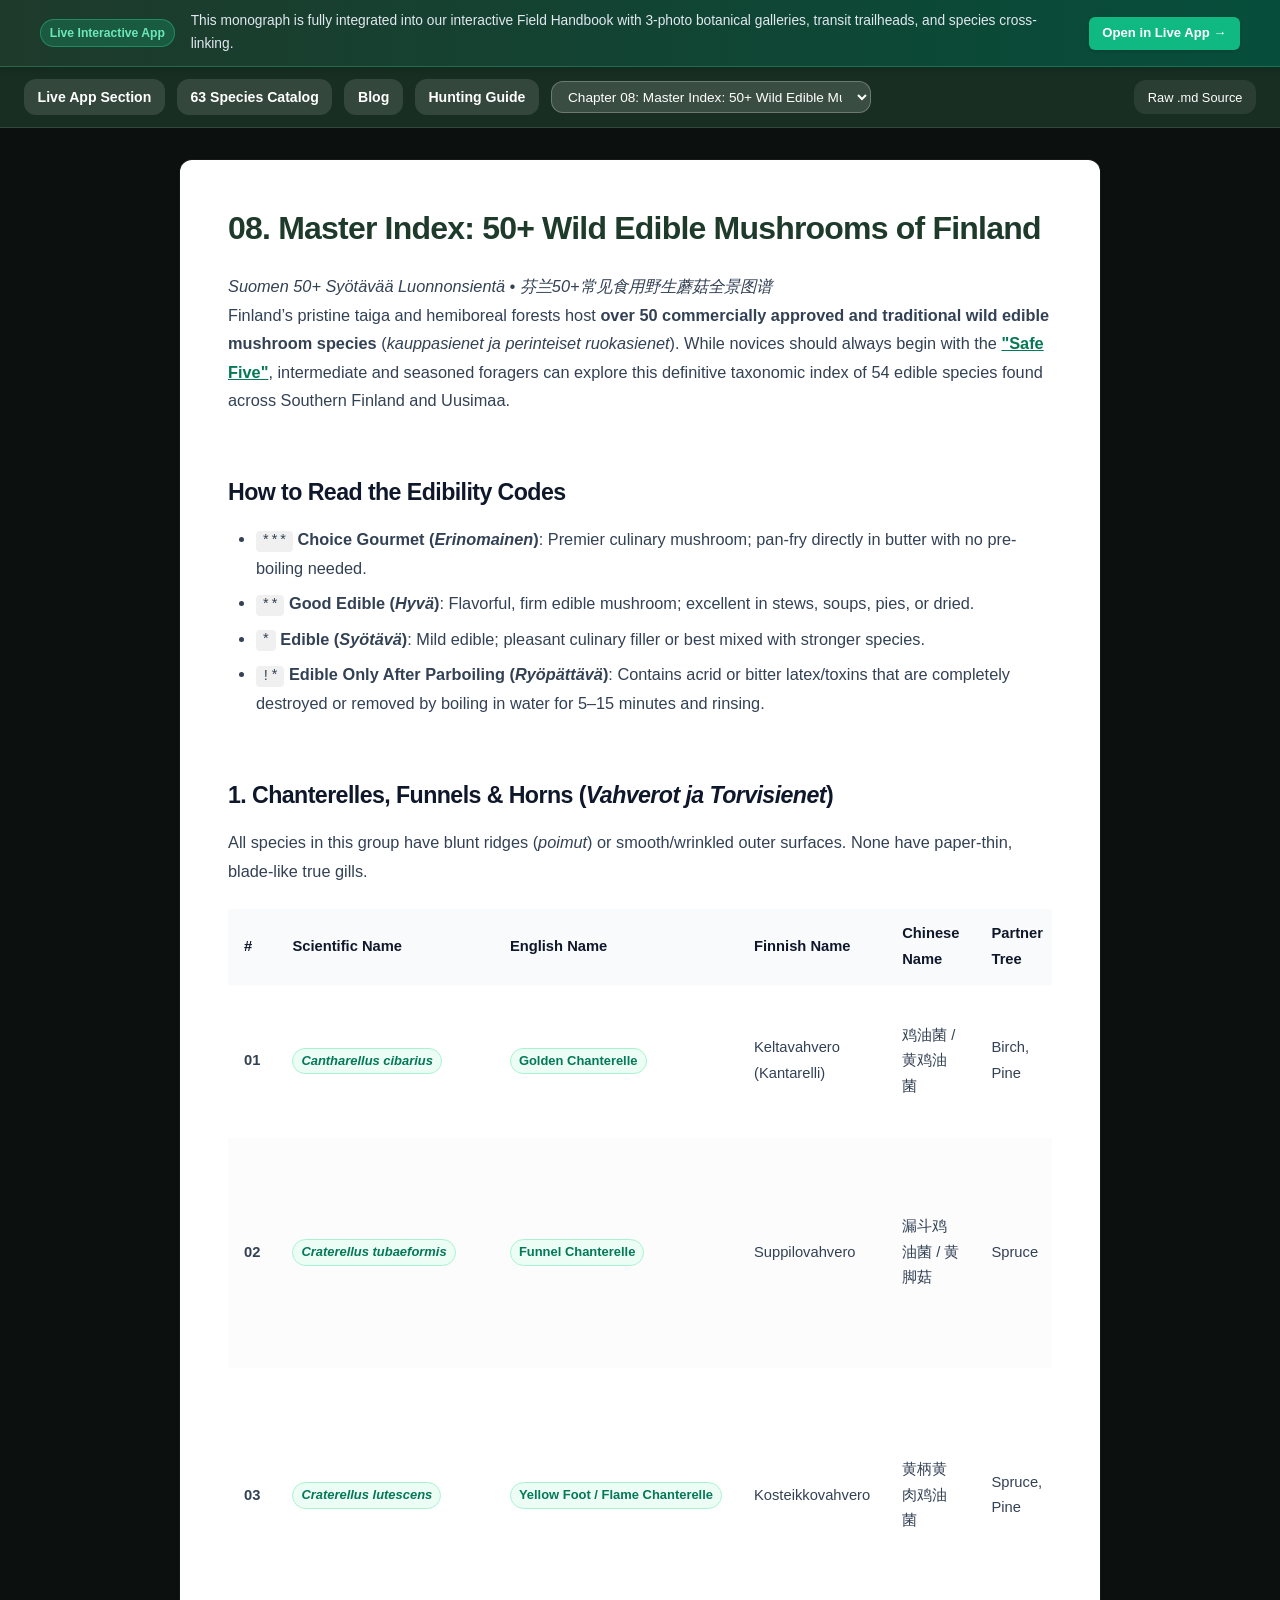
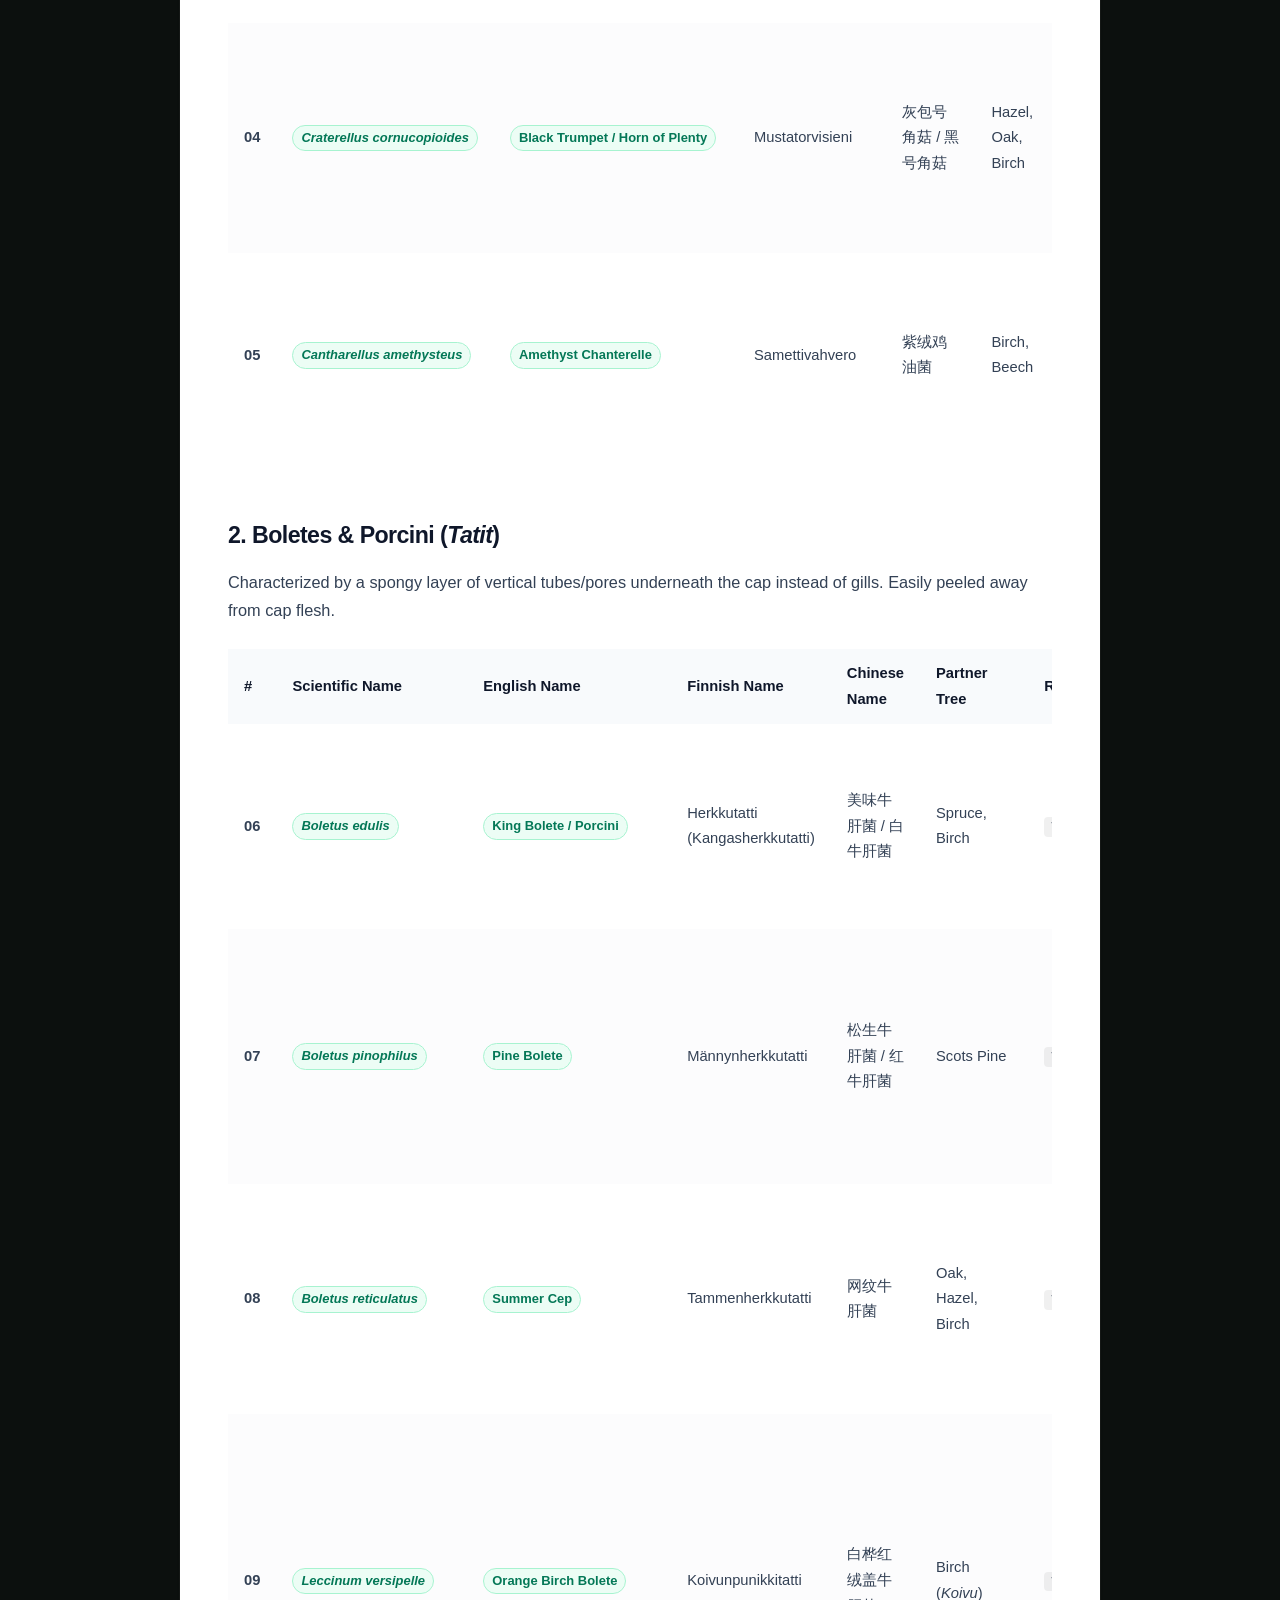
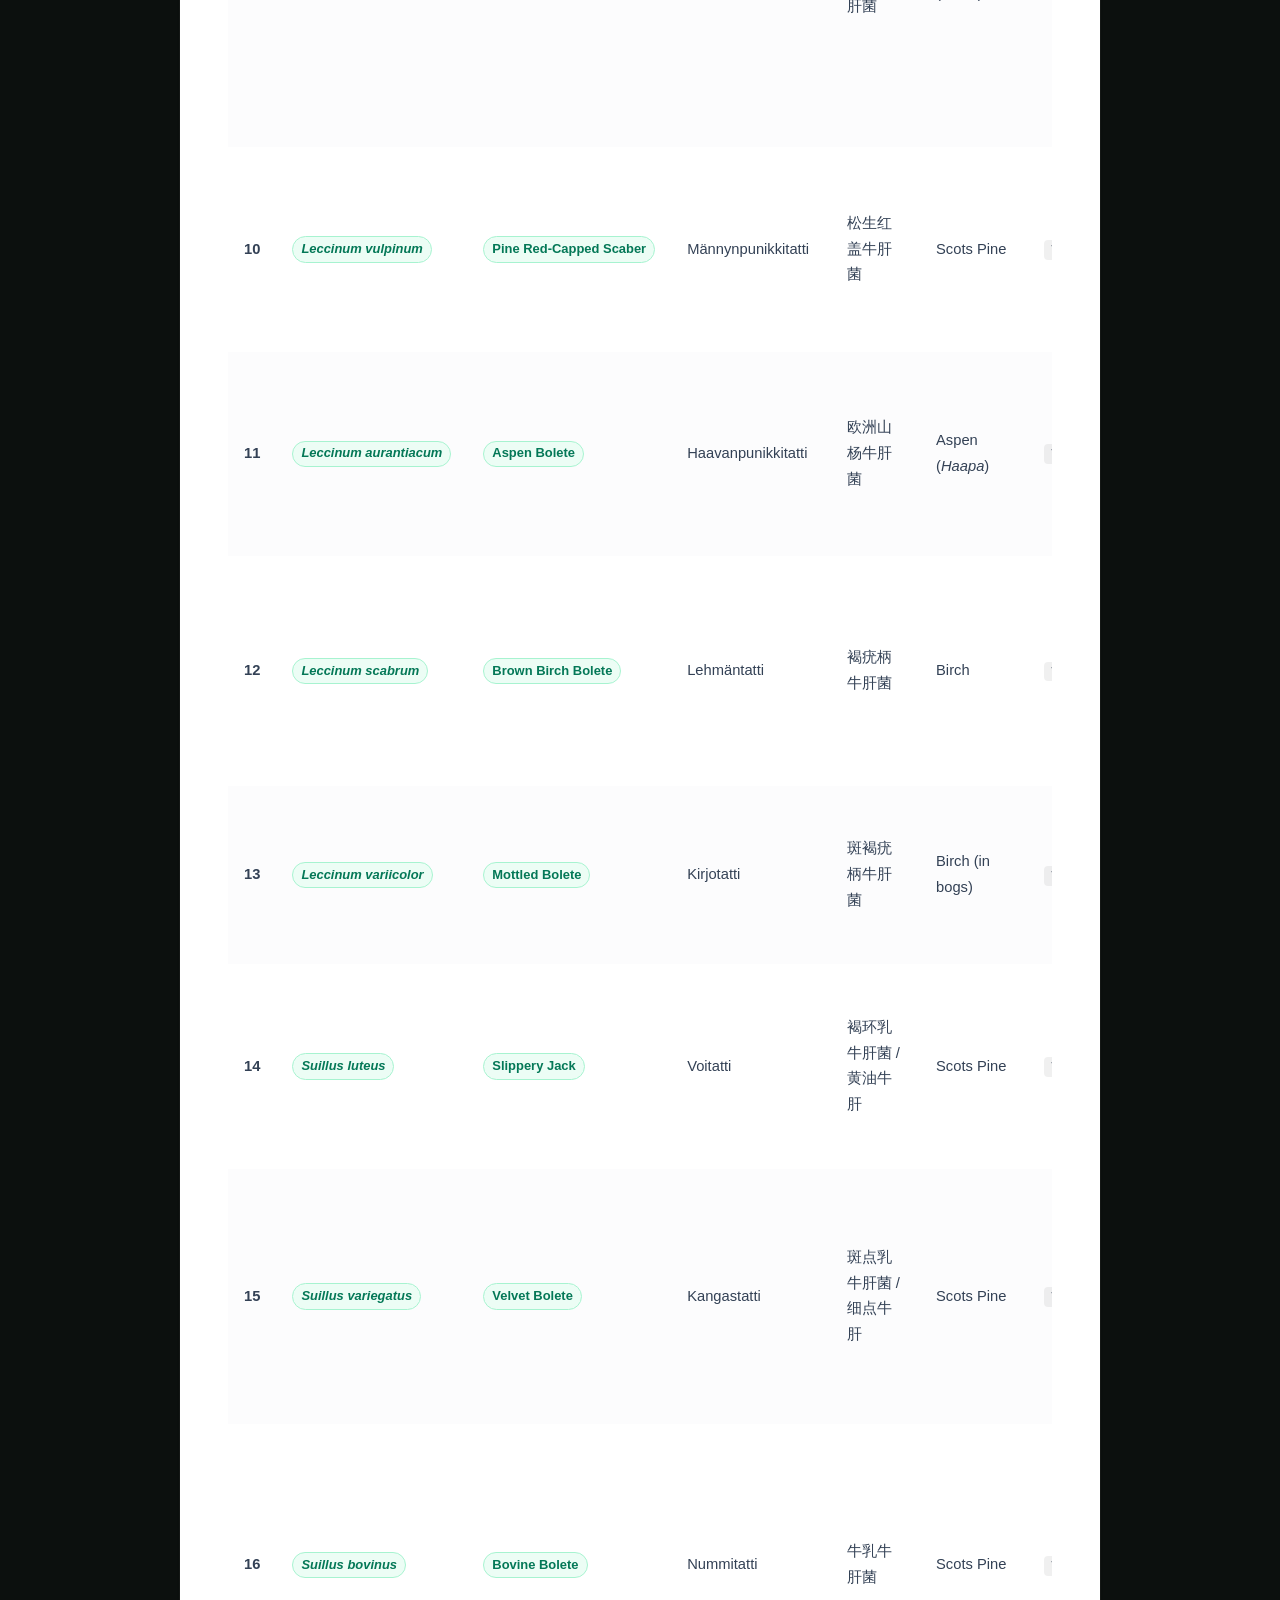
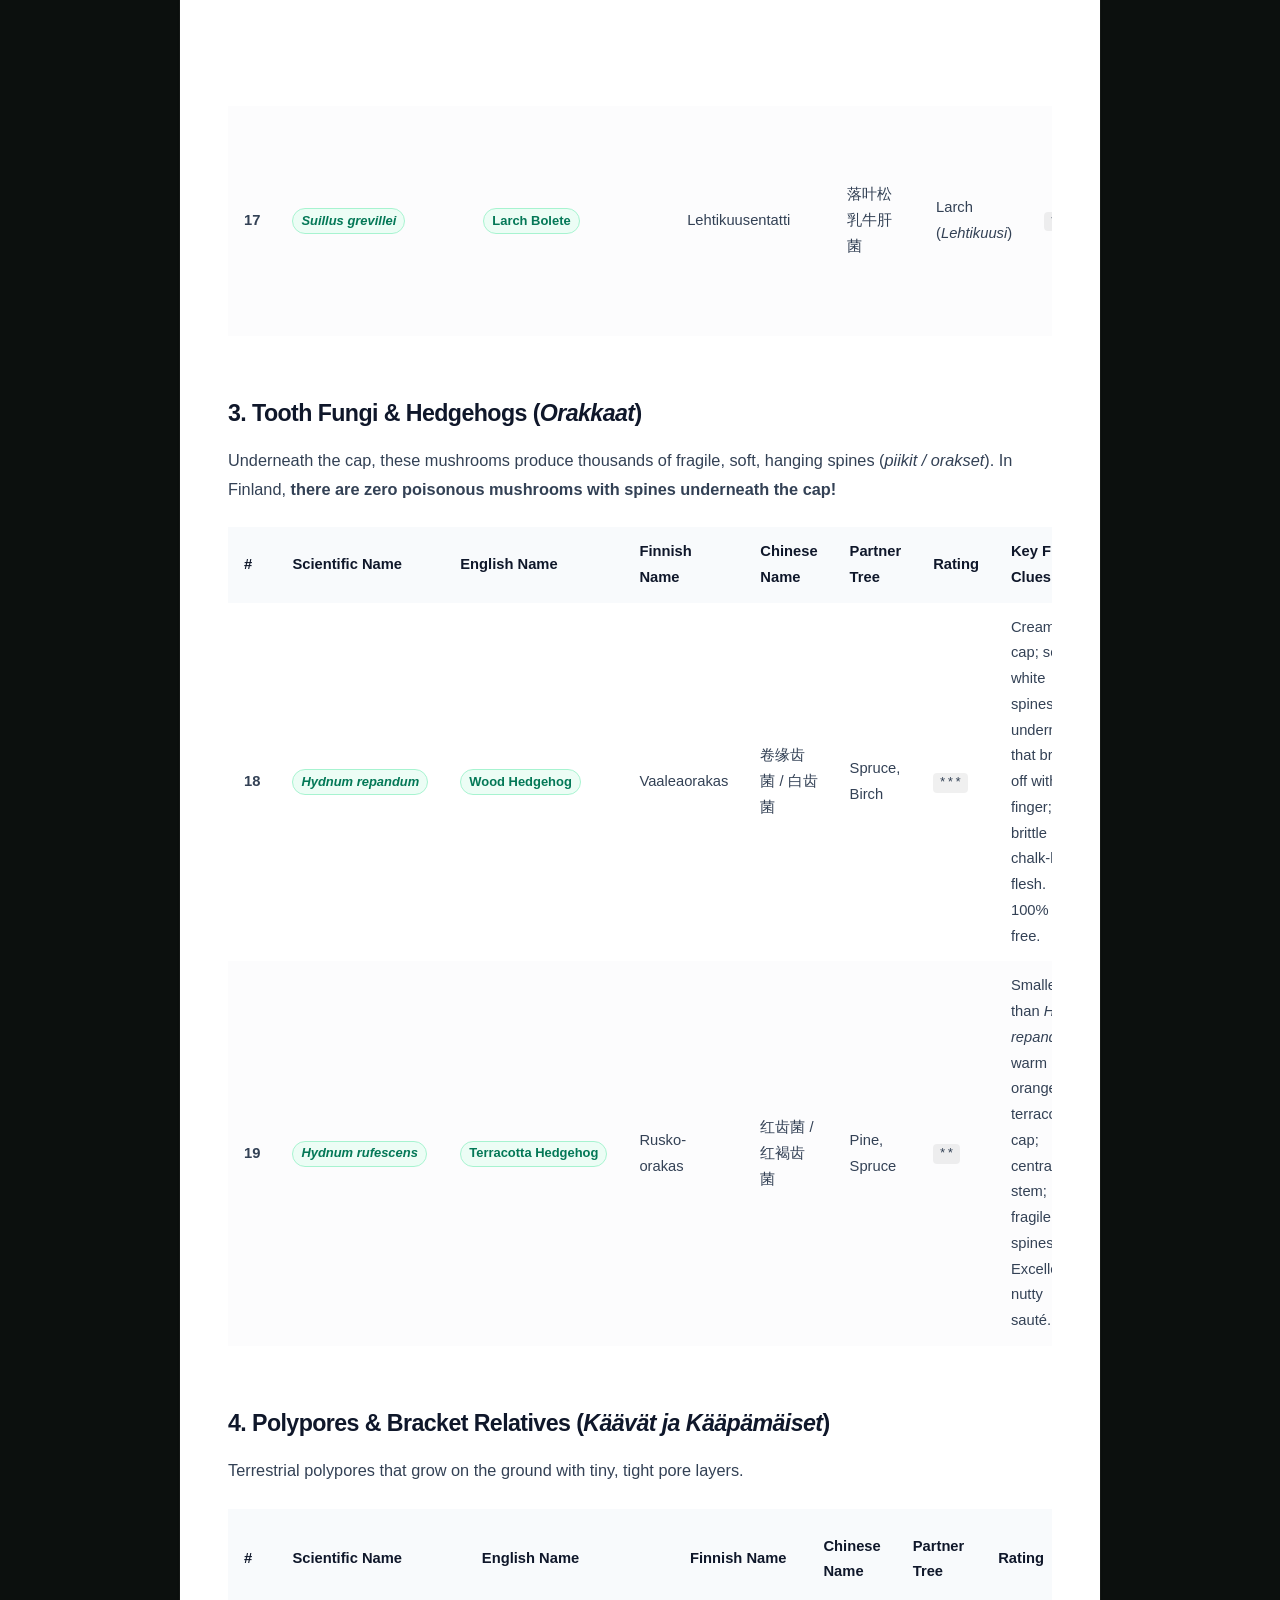
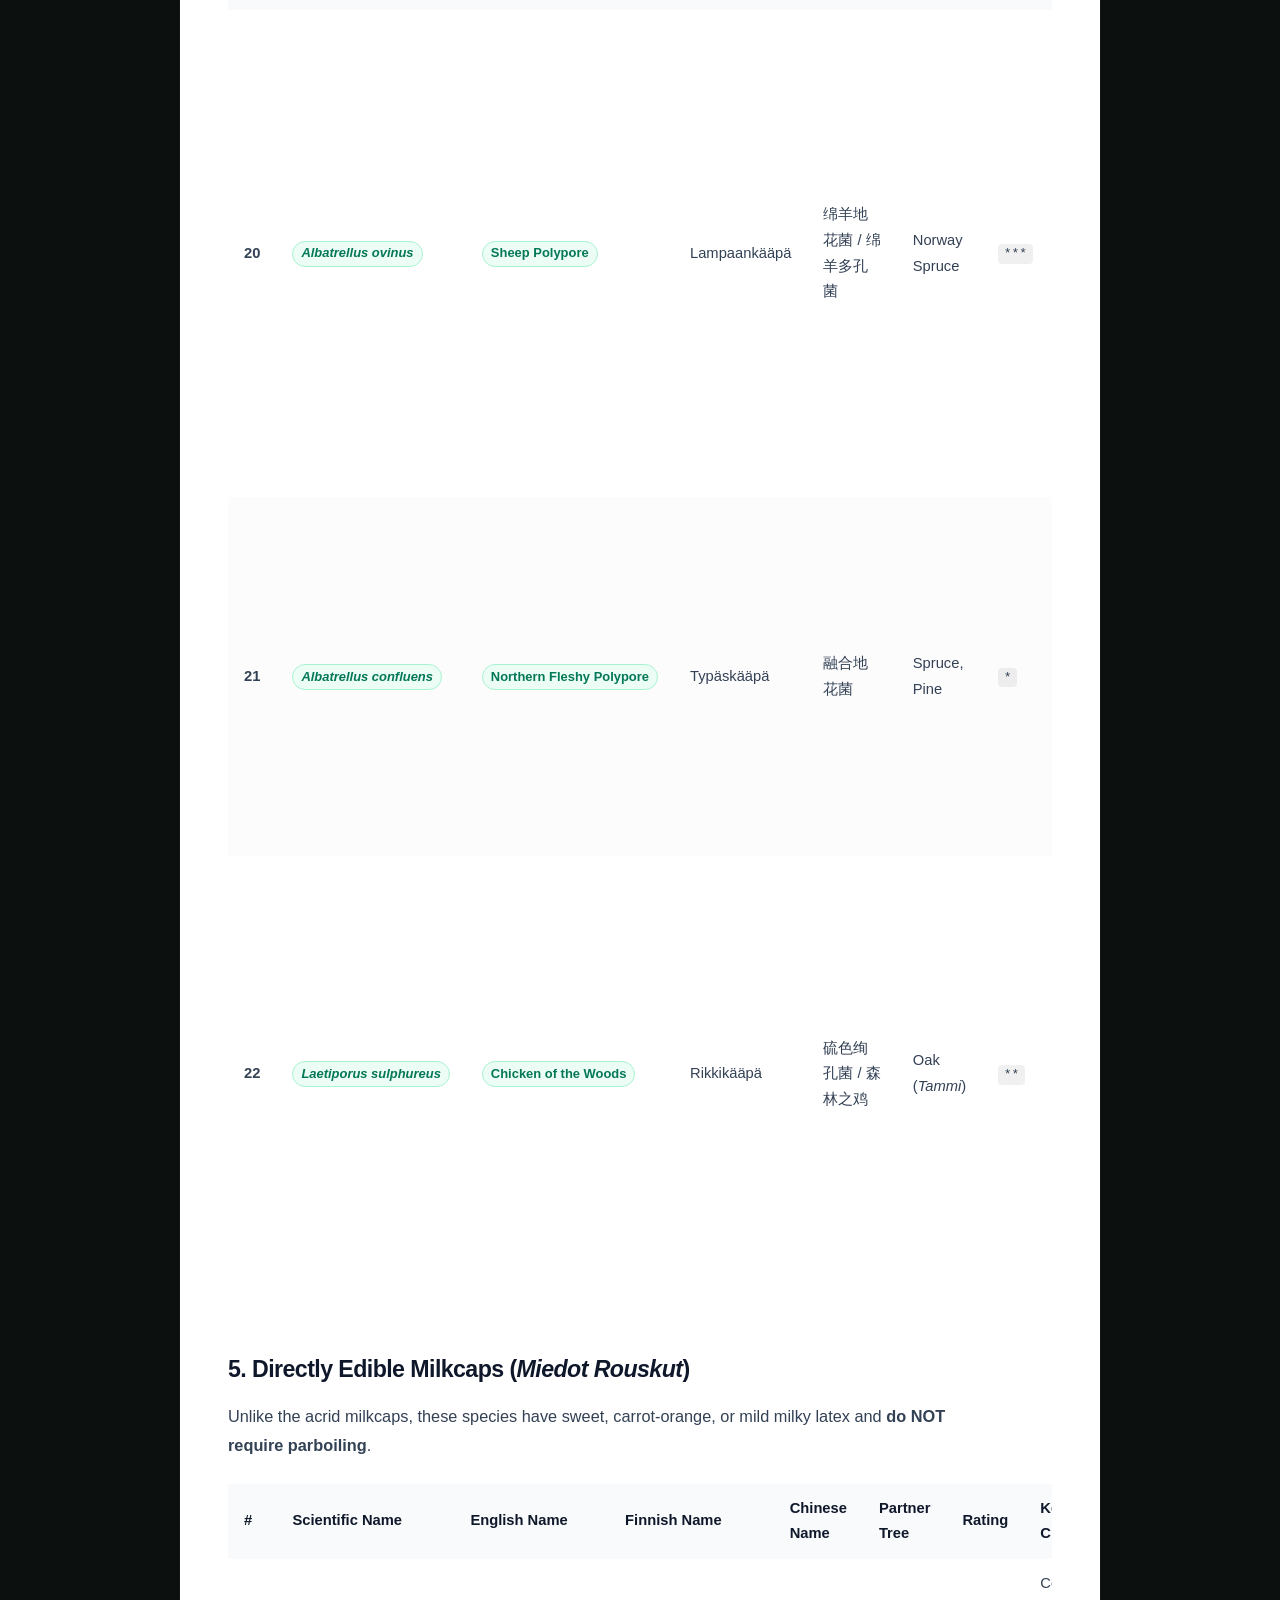
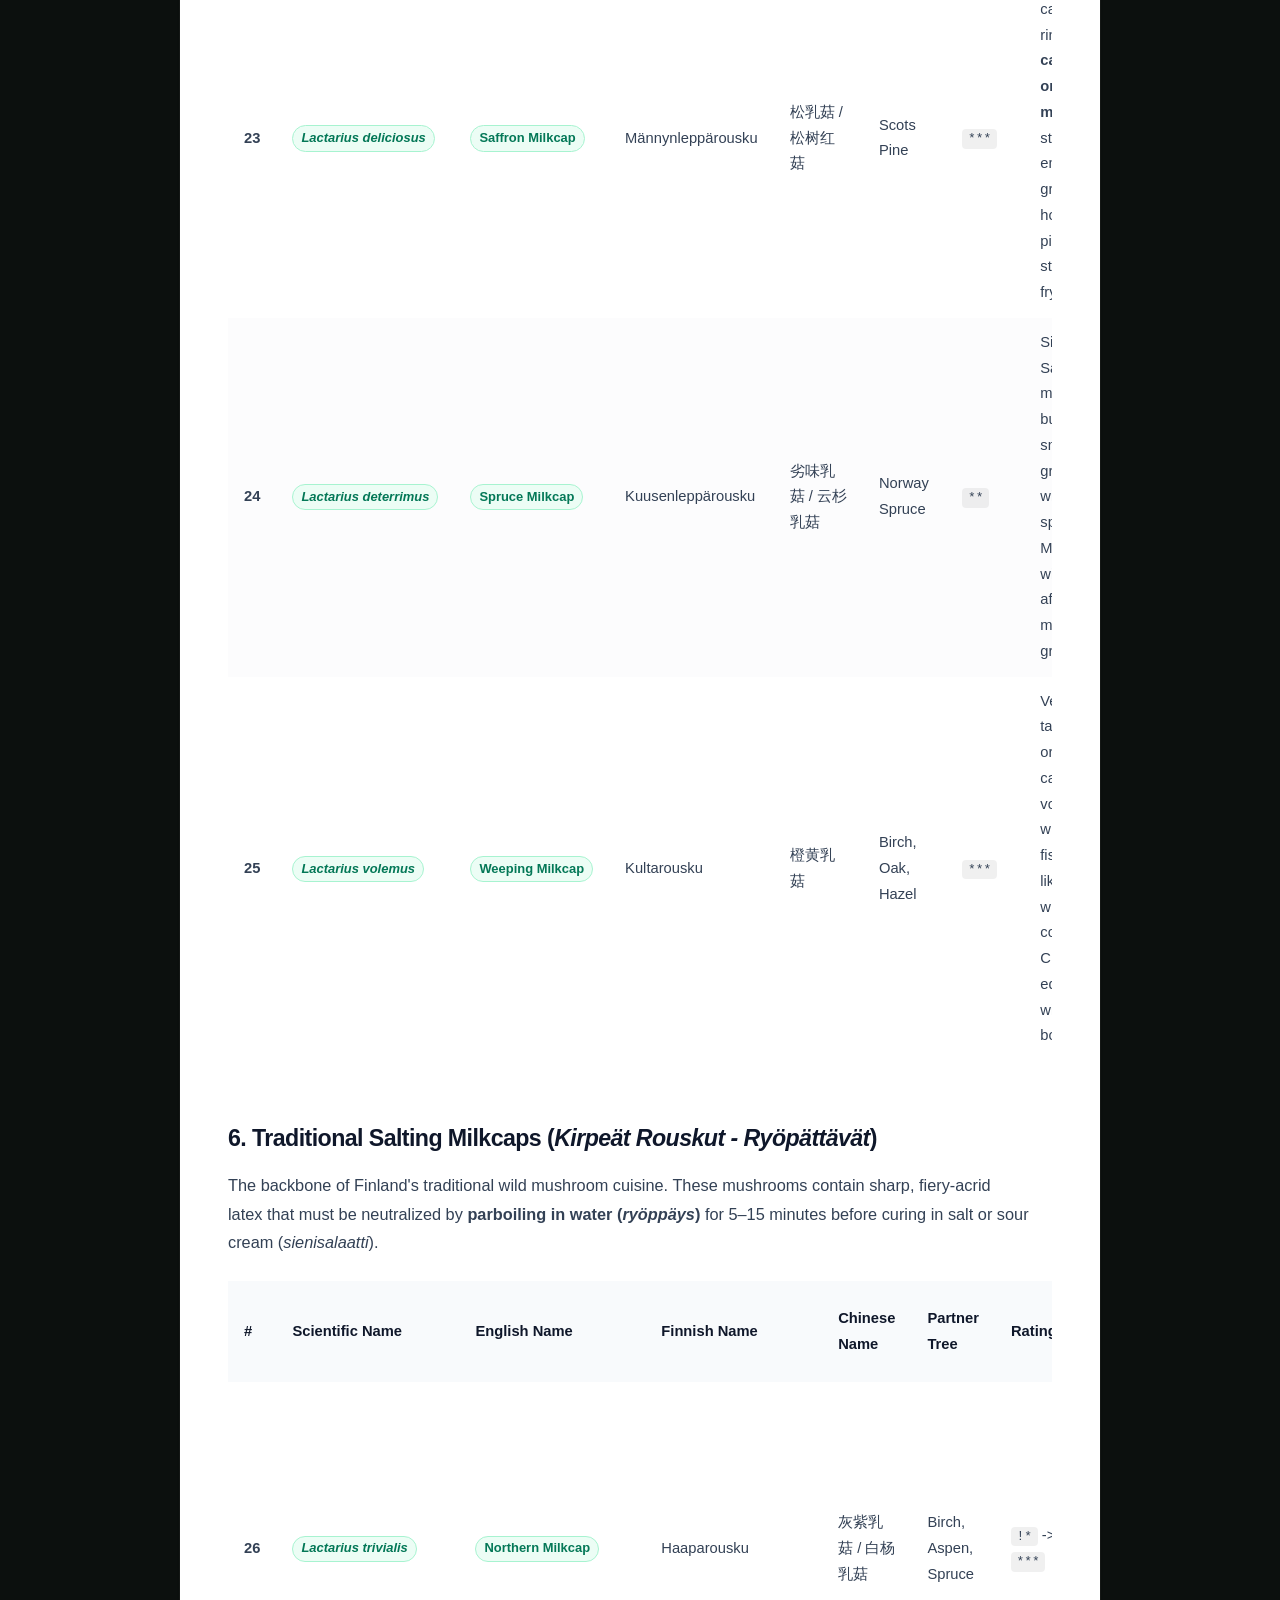
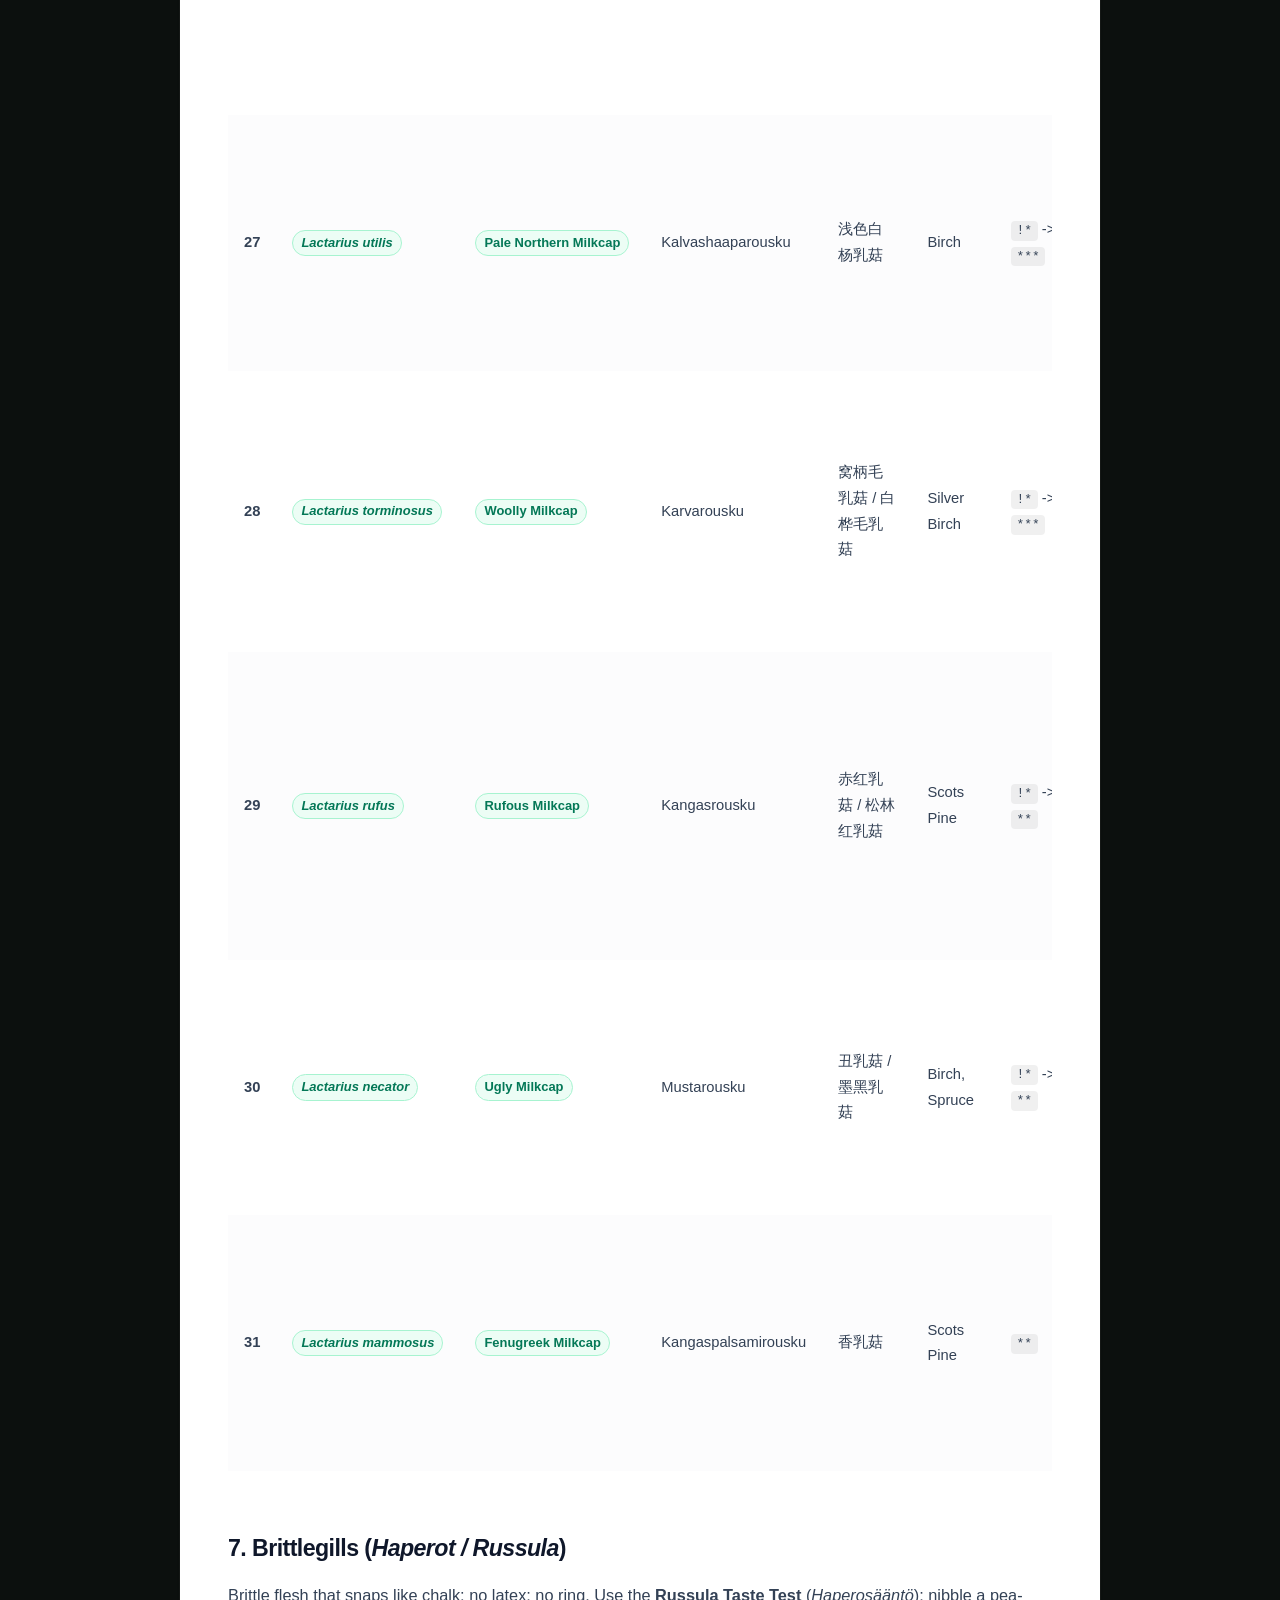
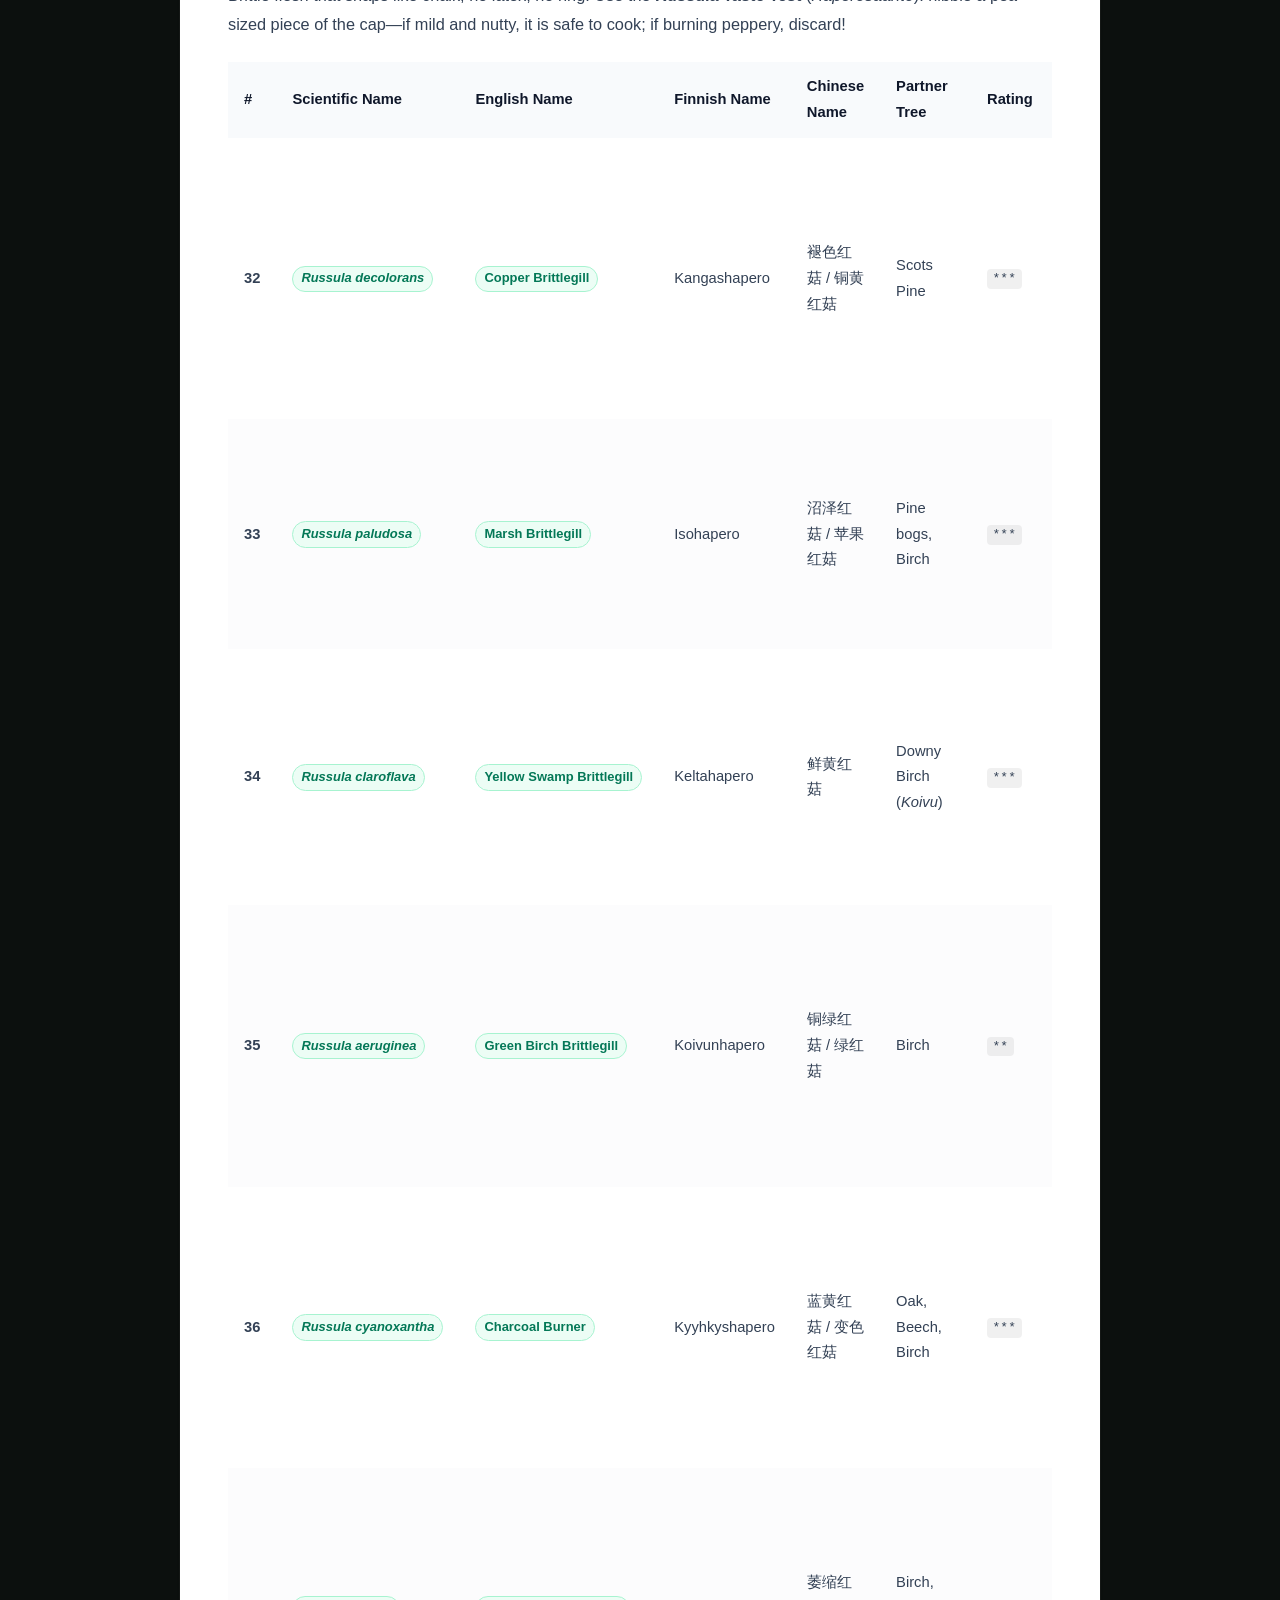
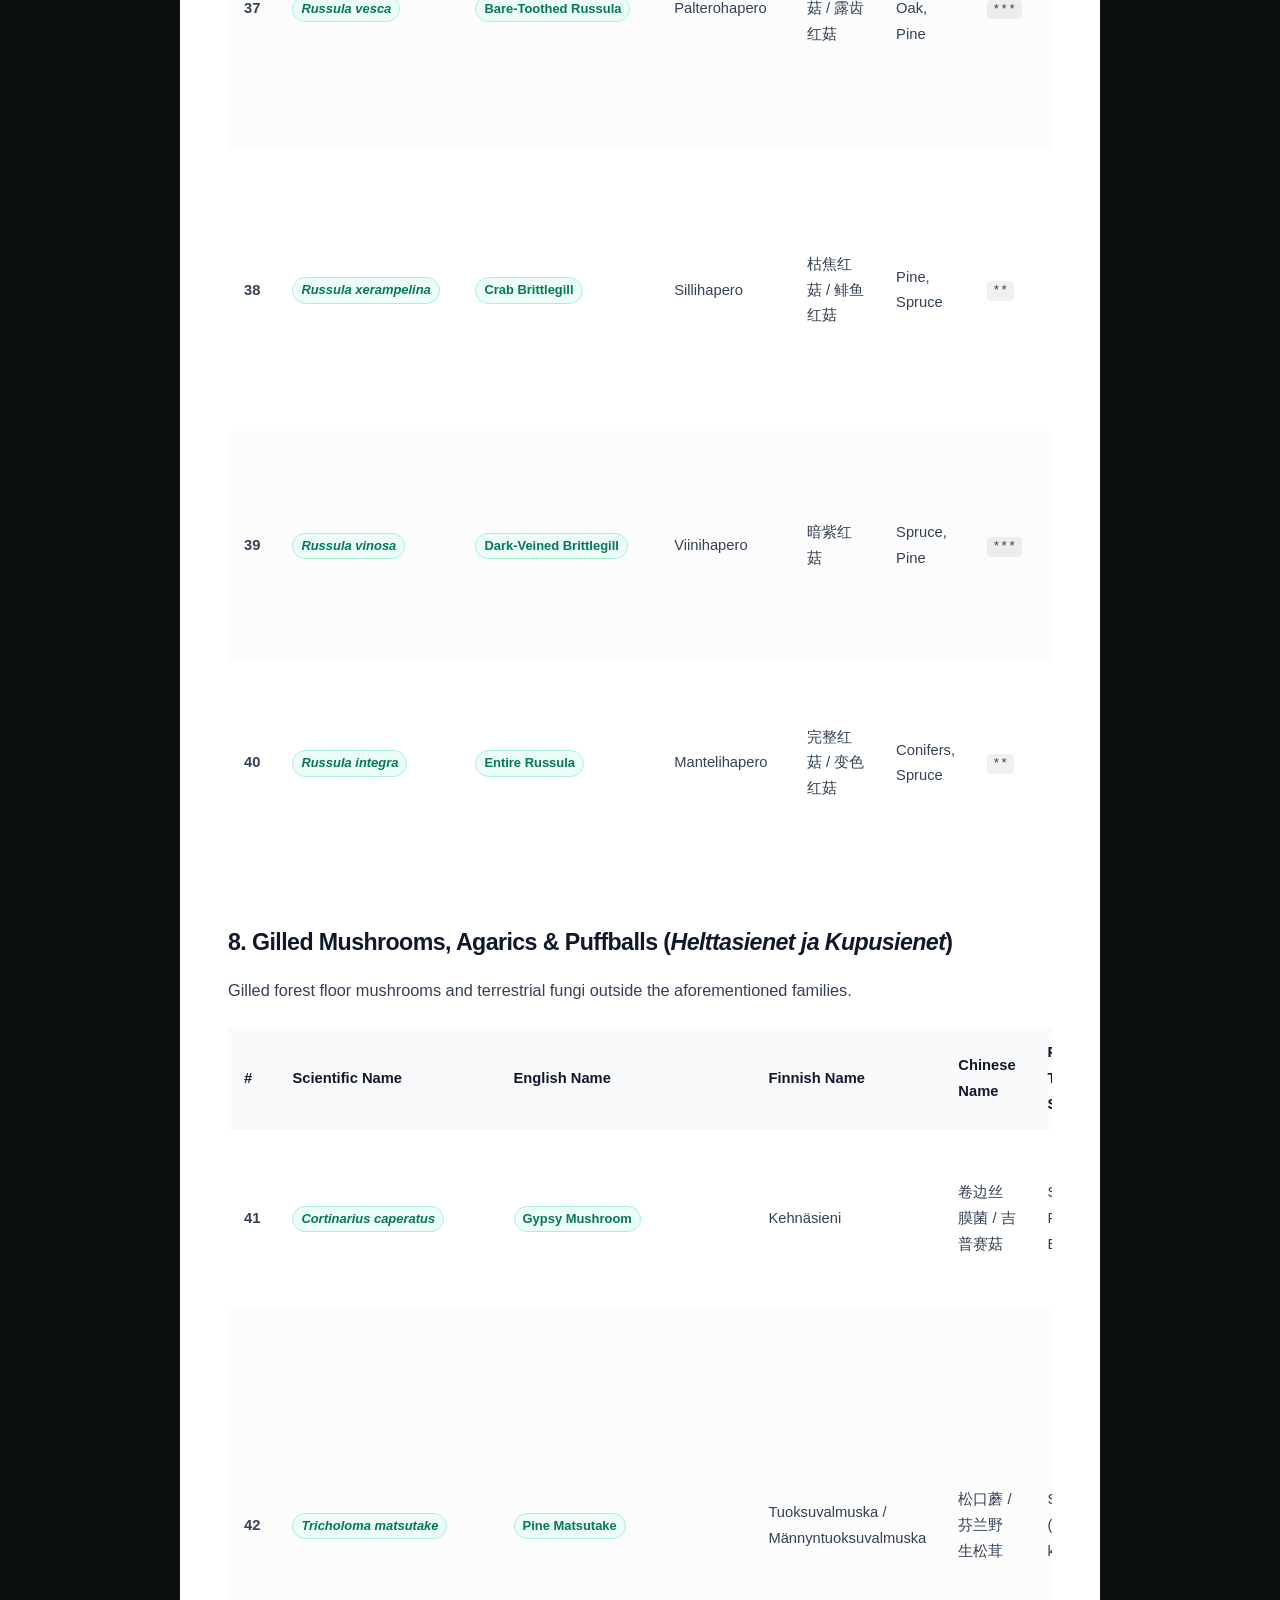
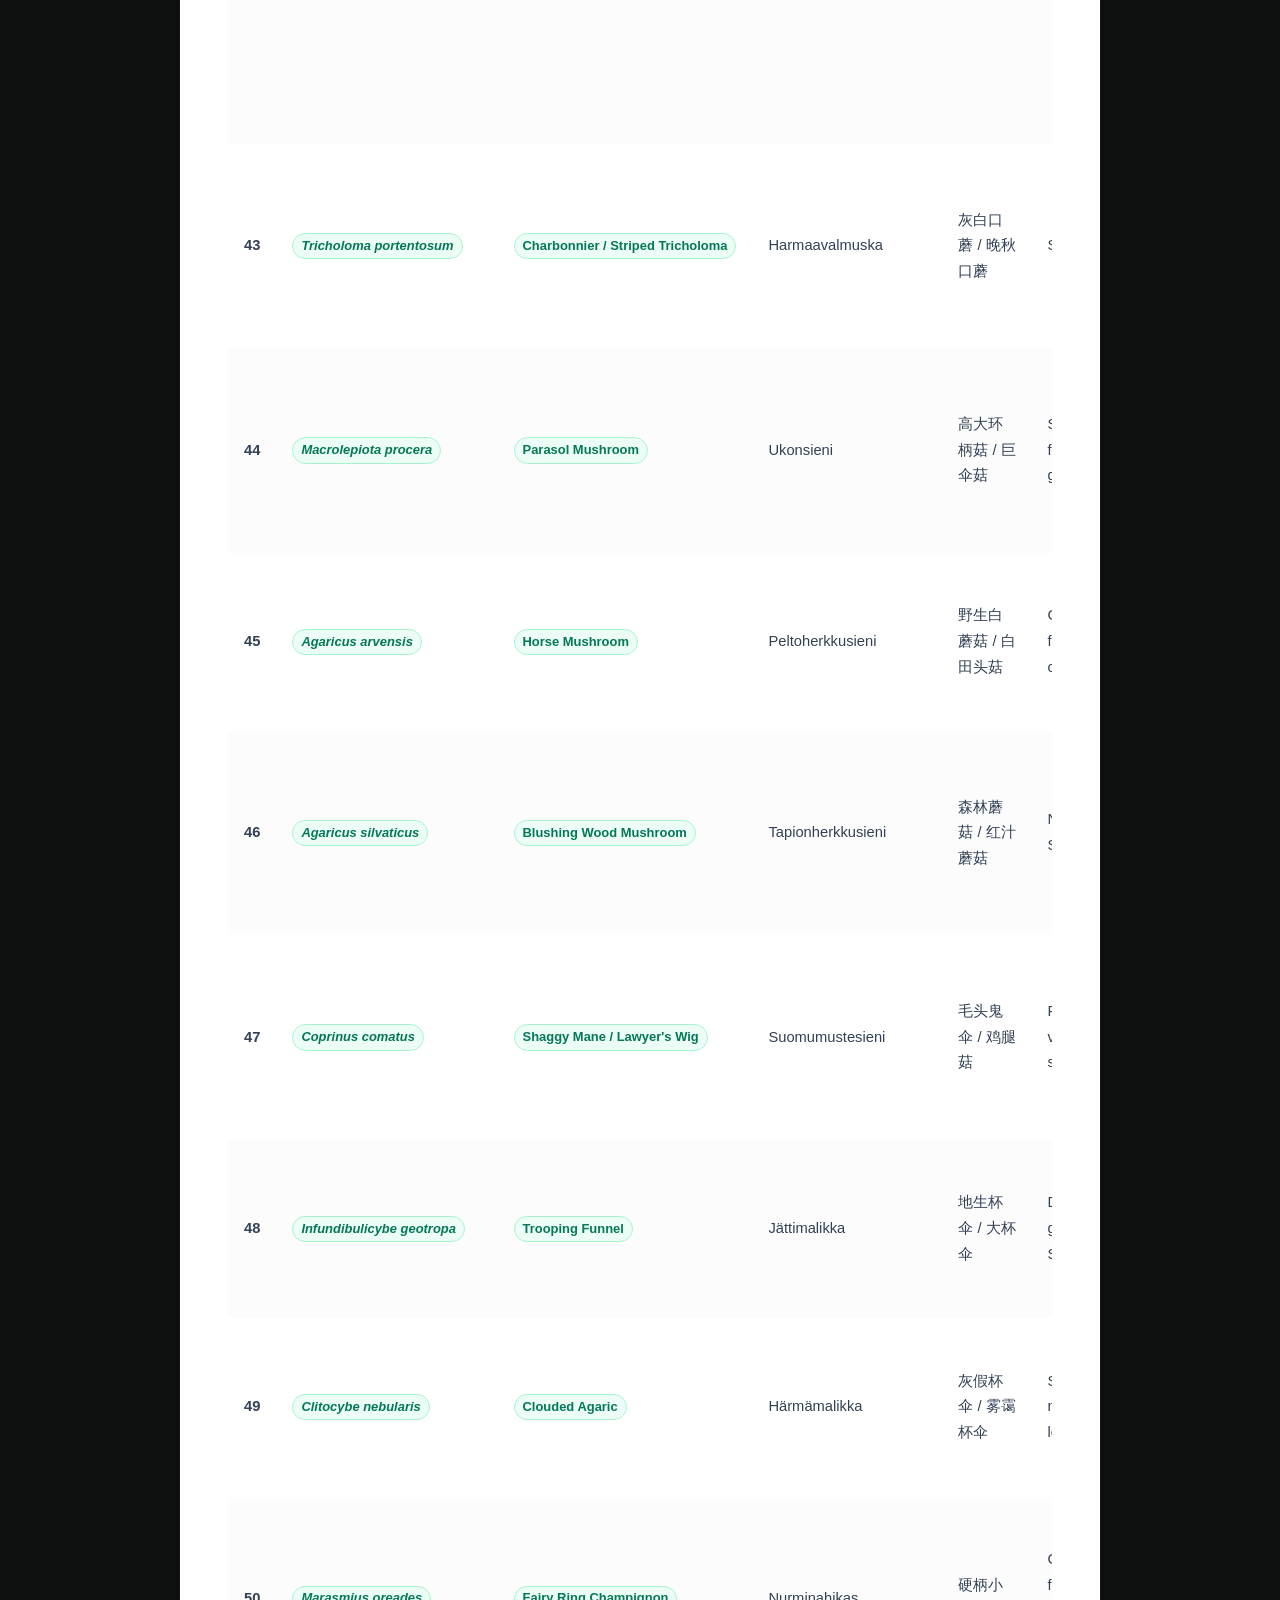
<file: docs/08_expanded_edible_species_index.html>
<!DOCTYPE html>
<html lang="en">
<head>
  <meta charset="UTF-8">
  <meta name="viewport" content="width=device-width, initial-scale=1.0">
  <title>Master Index: 50+ Wild Edible Mushrooms of Finland | Helsinki Mushroom Guide</title>
  <link rel="stylesheet" href="../styles.css">
  <style>
    body {
      background-color: var(--bg);
      color: var(--text-main);
      min-height: 100vh;
      display: flex;
      flex-direction: column;
      font-family: -apple-system, BlinkMacSystemFont, "Segoe UI", Roboto, Helvetica, Arial, "PingFang SC", "Hiragino Sans GB", "Microsoft YaHei", sans-serif;
    }
    .doc-live-banner {
      background: linear-gradient(90deg, #1e3a2b 0%, #064e3b 100%);
      color: #ffffff;
      padding: 0.65rem 1.25rem;
      border-bottom: 1px solid rgba(52, 211, 153, 0.3);
      position: sticky;
      top: 0;
      z-index: 101;
      box-shadow: 0 2px 8px rgba(0,0,0,0.15);
    }
    .doc-live-banner-inner {
      max-width: 1200px;
      margin: 0 auto;
      display: flex;
      align-items: center;
      justify-content: space-between;
      gap: 1rem;
      flex-wrap: wrap;
    }
    .banner-badge {
      background: rgba(16, 185, 129, 0.25);
      color: #6ee7b7;
      font-size: 0.76rem;
      font-weight: 700;
      padding: 0.2rem 0.55rem;
      border-radius: 9999px;
      border: 1px solid rgba(52, 211, 153, 0.4);
      white-space: nowrap;
    }
    .banner-text {
      font-size: 0.86rem;
      color: #e2e8f0;
      flex: 1;
      min-width: 260px;
    }
    .banner-cta {
      background: #10b981;
      color: #ffffff;
      font-weight: 700;
      font-size: 0.82rem;
      text-decoration: none;
      padding: 0.35rem 0.85rem;
      border-radius: 6px;
      white-space: nowrap;
      transition: all 0.15s ease;
      box-shadow: 0 1px 3px rgba(0,0,0,0.2);
    }
    .banner-cta:hover {
      background: #059669;
      transform: translateY(-1px);
    }
    .doc-sticky-header {
      background: #182e22;
      backdrop-filter: blur(12px);
      border-bottom: 1px solid rgba(255, 255, 255, 0.12);
      padding: 0.75rem 1.5rem;
      display: flex;
      align-items: center;
      justify-content: space-between;
      gap: 1rem;
      flex-wrap: wrap;
    }
    .doc-nav-left {
      display: flex;
      align-items: center;
      gap: 0.75rem;
      flex-wrap: wrap;
    }
    .doc-btn-back {
      color: #fff;
      text-decoration: none;
      display: inline-flex;
      align-items: center;
      gap: 0.4rem;
      font-weight: 600;
      font-size: 0.88rem;
      padding: 0.4rem 0.85rem;
      background: rgba(255, 255, 255, 0.12);
      border-radius: var(--radius);
      transition: all 0.2s ease;
    }
    .doc-btn-back:hover {
      background: #2d5a42;
      color: #fff;
      transform: translateX(-2px);
    }
    .doc-select {
      background: rgba(255, 255, 255, 0.15);
      color: #fff;
      border: 1px solid rgba(255, 255, 255, 0.25);
      padding: 0.4rem 0.75rem;
      border-radius: var(--radius);
      font-size: 0.85rem;
      cursor: pointer;
      outline: none;
      max-width: 320px;
    }
    .doc-select option {
      background: #182e22;
      color: #fff;
    }
    .doc-main-container {
      max-width: 960px;
      margin: 2rem auto;
      padding: 0 1.25rem 4rem;
      flex: 1;
      width: 100%;
    }
    .doc-card {
      background: #ffffff;
      border-radius: var(--radius);
      padding: 2.5rem 3rem;
      box-shadow: var(--shadow);
      border: 1px solid var(--border);
    }
    .doc-content-area {
      line-height: 1.75;
      font-size: 1.02rem;
      color: #334155;
    }
    .doc-content-area h1 {
      font-size: 2rem;
      color: #1e3a2b;
      margin-top: 0.5rem;
      margin-bottom: 1rem;
      line-height: 1.25;
      border-bottom: 2px solid var(--border);
      padding-bottom: 0.5rem;
    }
    .doc-content-area h2 {
      font-size: 1.45rem;
      color: #0f172a;
      margin-top: 2rem;
      margin-bottom: 0.75rem;
      border-bottom: 1px solid var(--border);
      padding-bottom: 0.4rem;
    }
    .doc-content-area h3 {
      font-size: 1.18rem;
      color: #1e293b;
      margin-top: 1.5rem;
      margin-bottom: 0.6rem;
    }
    .doc-content-area p {
      margin-bottom: 1rem;
    }
    .doc-content-area ul, .doc-content-area ol {
      margin-bottom: 1.25rem;
      padding-left: 1.75rem;
    }
    .doc-content-area li {
      margin-bottom: 0.4rem;
    }
    .table-container {
      width: 100%;
      overflow-x: auto;
      margin: 1.5rem 0;
    }
    table {
      width: 100%;
      border-collapse: collapse;
      font-size: 0.92rem;
    }
    th, td {
      border: 1px solid var(--border);
      padding: 0.75rem 1rem;
      text-align: left;
    }
    th {
      background: #f8fafc;
      font-weight: 700;
      color: #0f172a;
    }
    tr:nth-child(even) td {
      background: #fcfcfd;
    }
    .reader-alert {
      padding: 1rem 1.25rem;
      border-radius: var(--radius);
      margin: 1.5rem 0;
      font-size: 0.95rem;
      line-height: 1.55;
    }
    .reader-alert.note {
      background-color: #eff6ff;
      border-left: 4px solid #3b82f6;
      color: #1e40af;
    }
    .reader-alert.warning {
      background-color: var(--warning-light);
      border-left: 4px solid var(--warning);
      color: #92400e;
    }
    .reader-alert.danger {
      background-color: var(--danger-light);
      border-left: 4px solid var(--danger);
      color: #991b1b;
    }
    .reader-figure {
      margin: 1.5rem 0;
      text-align: center;
    }
    .reader-figure img {
      max-width: 100%;
      border-radius: 8px;
      box-shadow: 0 4px 6px -1px rgba(0,0,0,0.1);
    }
    .reader-figure figcaption {
      margin-top: 0.5rem;
      font-size: 0.85rem;
      color: var(--text-muted);
      font-style: italic;
    }
    .inline-species-chip {
      display: inline-flex;
      align-items: center;
      gap: 0.25rem;
      background: #ecfdf5;
      color: #047857;
      border: 1px solid #a7f3d0;
      padding: 0.05rem 0.5rem;
      border-radius: 9999px;
      font-size: 0.88em;
      text-decoration: none;
      font-weight: 600;
      transition: all 0.15s ease;
      vertical-align: baseline;
      white-space: nowrap;
    }
    .inline-species-chip:hover {
      background: #10b981;
      color: #ffffff;
      border-color: #10b981;
      transform: translateY(-1px);
    }
    .inline-chapter-link {
      color: #047857;
      font-weight: 600;
      text-decoration: underline;
    }
    .inline-chapter-link:hover {
      color: #065f46;
    }
    pre {
      background: #0f172a;
      color: #f8fafc;
      padding: 1rem 1.25rem;
      border-radius: var(--radius);
      overflow-x: auto;
      font-size: 0.88rem;
      margin: 1.25rem 0;
    }
    code {
      font-family: ui-monospace, SFMono-Regular, Menlo, Monaco, Consolas, monospace;
      background: rgba(0,0,0,0.06);
      padding: 0.15rem 0.35rem;
      border-radius: 4px;
      font-size: 0.88em;
    }
    pre code {
      background: transparent;
      padding: 0;
    }
    blockquote {
      border-left: 4px solid #2d5a42;
      padding-left: 1rem;
      margin: 1.25rem 0;
      color: var(--text-muted);
      font-style: italic;
    }
    hr {
      border: 0;
      border-top: 1px solid var(--border);
      margin: 2rem 0;
    }
    .doc-footer-nav {
      display: flex;
      justify-content: space-between;
      align-items: center;
      margin-top: 3rem;
      padding-top: 1.5rem;
      border-top: 1px solid var(--border);
      flex-wrap: wrap;
      gap: 1rem;
    }
    .doc-nav-btn {
      padding: 0.5rem 1rem;
      border-radius: var(--radius);
      font-weight: 600;
      font-size: 0.88rem;
      text-decoration: none;
      background: var(--bg);
      border: 1px solid var(--border);
      color: var(--text-main);
      transition: all 0.2s ease;
    }
    .doc-nav-btn:hover {
      background: #2d5a42;
      color: #fff;
    }
    .doc-nav-btn.primary {
      background: #1e3a2b;
      color: #fff;
    }
    .doc-nav-btn.primary:hover {
      background: #2d5a42;
    }
    @media (max-width: 768px) {
      .doc-card {
        padding: 1.5rem;
      }
      .doc-content-area h1 {
        font-size: 1.5rem;
      }
      .doc-select {
        max-width: 100%;
        width: 100%;
      }
    }
  </style>
</head>
<body>

  <!-- Sticky Live App Banner -->
  <aside class="doc-live-banner" aria-label="Interactive Version Available">
    <div class="doc-live-banner-inner">
      <span class="banner-badge">Live Interactive App</span>
      <span class="banner-text">This monograph is fully integrated into our interactive Field Handbook with 3-photo botanical galleries, transit trailheads, and species cross-linking.</span>
      <a href="../index.html#/catalog" class="banner-cta">Open in Live App →</a>
    </div>
  </aside>

  <!-- Sticky Header Bar -->
  <header class="doc-sticky-header">
    <div class="doc-nav-left">
      <a href="../index.html#/catalog" class="doc-btn-back">Live App Section</a>
      <a href="../index.html#/catalog" class="doc-btn-back">63 Species Catalog</a>
      <a href="https://powerpig99.github.io/not-a-toe/" class="doc-btn-back" target="_blank" rel="noopener" title="Author Blog (Not a ToE)">Blog</a>
      <a href="https://powerpig99.github.io/hunting-in-finland/" class="doc-btn-back" target="_blank" rel="noopener" title="Companion Guide: Hunting in Finland">Hunting Guide</a>
      <select class="doc-select" onchange="if(this.value) window.location.href=this.value" aria-label="Jump to Chapter">
        
    <option value="01_legal_and_ethics.html" >
      Chapter 01: Legal Rights, Nature Protection & Forest Safety
    </option>
  
    <option value="02_helsinki_transit_spots_guide.html" >
      Chapter 02: Helsinki Foraging Spots by HSL Transit (Zone A–D)
    </option>
  
    <option value="03_seasonal_calendar_and_habitats.html" >
      Chapter 03: Seasonal Calendar, Habitats & The Chanterelle Dilemma
    </option>
  
    <option value="04_deadly_and_toxic_species.html" >
      Chapter 04: Deadly & Toxic Species Survival Manual
    </option>
  
    <option value="05_beginner_safe_species.html" >
      Chapter 05: The "Safe Five" Beginner Species
    </option>
  
    <option value="06_intermediate_and_advanced.html" >
      Chapter 06: Intermediate & Advanced Gourmet Species
    </option>
  
    <option value="07_preservation_and_recipes.html" >
      Chapter 07: Preservation & Authentic Finnish Recipes
    </option>
  
    <option value="08_expanded_edible_species_index.html" selected>
      Chapter 08: Master Index: 50+ Wild Edible Mushrooms of Finland
    </option>
  
    <option value="09_reishi_in_helsinki.html" >
      Chapter 09: Wild Reishi in Helsinki: Occurrence, Wetland Habitats, Host Trees & Lookalike Defense
    </option>
  
    <option value="cooking_and_recipes_zh.html" >
      Special Guide: Chinese Wild Mushroom Culinary Mastery & Cross-Culture Recipes
    </option>
  
      </select>
    </div>
    <div>
      <a href="08_expanded_edible_species_index.md" class="doc-btn-back" target="_blank" style="background:rgba(255,255,255,0.08); font-weight:normal; font-size:0.8rem;">Raw .md Source</a>
    </div>
  </header>

  <!-- Main Content -->
  <main class="doc-main-container">
    <article class="doc-card">
      <div class="doc-content-area">
        <h1>08. Master Index: 50+ Wild Edible Mushrooms of Finland</h1>
<em>Suomen 50+ Syötävää Luonnonsientä • 芬兰50+常见食用野生蘑菇全景图谱</em>

<p>Finland’s pristine taiga and hemiboreal forests host <strong>over 50 commercially approved and traditional wild edible mushroom species</strong> (<em>kauppasienet ja perinteiset ruokasienet</em>). While novices should always begin with the <a href="05_beginner_safe_species.html" class="inline-chapter-link">"Safe Five"</a>, intermediate and seasoned foragers can explore this definitive taxonomic index of 54 edible species found across Southern Finland and Uusimaa.</p>

<hr>

<h2>How to Read the Edibility Codes</h2>

<ul>
  <li><code>***</code> <strong>Choice Gourmet (<em>Erinomainen</em>)</strong>: Premier culinary mushroom; pan-fry directly in butter with no pre-boiling needed.</li>
  <li><code>**</code> <strong>Good Edible (<em>Hyvä</em>)</strong>: Flavorful, firm edible mushroom; excellent in stews, soups, pies, or dried.</li>
  <li><code>*</code> <strong>Edible (<em>Syötävä</em>)</strong>: Mild edible; pleasant culinary filler or best mixed with stronger species.</li>
  <li><code>!*</code> <strong>Edible Only After Parboiling (<em>Ryöpättävä</em>)</strong>: Contains acrid or bitter latex/toxins that are completely destroyed or removed by boiling in water for 5–15 minutes and rinsing.</li>
</ul>

<hr>

<h2>1. Chanterelles, Funnels & Horns (<em>Vahverot ja Torvisienet</em>)</h2>

<p>All species in this group have blunt ridges (<em>poimut</em>) or smooth/wrinkled outer surfaces. None have paper-thin, blade-like true gills.</p>

<div class="table-container"><table><thead><tr><th>#</th><th>Scientific Name</th><th>English Name</th><th>Finnish Name</th><th>Chinese Name</th><th>Partner Tree</th><th>Rating</th><th>Key Field Clues</th></tr></thead><tbody><tr><td><strong>01</strong></td><td><a href="../index.html#/mushroom/cantharellus_cibarius" class="inline-species-chip" title="View identification guide"><span class="chip-title"><em>Cantharellus cibarius</em></span></a></td><td><a href="../index.html#/mushroom/cantharellus_cibarius" class="inline-species-chip" title="View identification guide"><span class="chip-title">Golden Chanterelle</span></a></td><td>Keltavahvero (Kantarelli)</td><td>鸡油菌 / 黄鸡油菌</td><td>Birch, Pine</td><td><code>***</code></td><td>Egg-yolk yellow; decurrent blunt ridges; apricot scent; solid yellow stem.</td></tr><tr><td><strong>02</strong></td><td><a href="../index.html#/mushroom/craterellus_tubaeformis" class="inline-species-chip" title="View identification guide"><span class="chip-title"><em>Craterellus tubaeformis</em></span></a></td><td><a href="../index.html#/mushroom/craterellus_tubaeformis" class="inline-species-chip" title="View identification guide"><span class="chip-title">Funnel Chanterelle</span></a></td><td>Suppilovahvero</td><td>漏斗鸡油菌 / 黄脚菇</td><td>Spruce</td><td><code>***</code></td><td>Brown funnel cap with deep hole; hollow bright yellow stem; grey-yellow ridges. Late autumn peak.</td></tr><tr><td><strong>03</strong></td><td><a href="../index.html#/mushroom/craterellus_lutescens" class="inline-species-chip" title="View identification guide"><span class="chip-title"><em>Craterellus lutescens</em></span></a></td><td><a href="../index.html#/mushroom/craterellus_lutescens" class="inline-species-chip" title="View identification guide"><span class="chip-title">Yellow Foot / Flame Chanterelle</span></a></td><td>Kosteikkovahvero</td><td>黄柄黄肉鸡油菌</td><td>Spruce, Pine</td><td><code>***</code></td><td>Bright orange-yellow hollow stem; pale grey-orange nearly smooth underside; intensely fruity perfume. Found in mossy bogs.</td></tr><tr><td><strong>04</strong></td><td><a href="../index.html#/mushroom/craterellus_cornucopioides" class="inline-species-chip" title="View identification guide"><span class="chip-title"><em>Craterellus cornucopioides</em></span></a></td><td><a href="../index.html#/mushroom/craterellus_cornucopioides" class="inline-species-chip" title="View identification guide"><span class="chip-title">Black Trumpet / Horn of Plenty</span></a></td><td>Mustatorvisieni</td><td>灰包号角菇 / 黑号角菇</td><td>Hazel, Oak, Birch</td><td><code>***</code></td><td>Thin, charcoal-black to ash-grey hollow horn; smooth/wrinkled exterior. "Black truffle of the north."</td></tr><tr><td><strong>05</strong></td><td><a href="../index.html#/mushroom/cantharellus_amethysteus" class="inline-species-chip" title="View identification guide"><span class="chip-title"><em>Cantharellus amethysteus</em></span></a></td><td><a href="../index.html#/mushroom/cantharellus_amethysteus" class="inline-species-chip" title="View identification guide"><span class="chip-title">Amethyst Chanterelle</span></a></td><td>Samettivahvero</td><td>紫绒鸡油菌</td><td>Birch, Beech</td><td><code>**</code></td><td>Resembles golden chanterelle but with lilac/purple appressed scales across cap center.</td></tr></tbody></table></div>
<hr>

<h2>2. Boletes & Porcini (<em>Tatit</em>)</h2>

<p>Characterized by a spongy layer of vertical tubes/pores underneath the cap instead of gills. Easily peeled away from cap flesh.</p>

<div class="table-container"><table><thead><tr><th>#</th><th>Scientific Name</th><th>English Name</th><th>Finnish Name</th><th>Chinese Name</th><th>Partner Tree</th><th>Rating</th><th>Key Field Clues</th></tr></thead><tbody><tr><td><strong>06</strong></td><td><a href="../index.html#/mushroom/boletus_edulis" class="inline-species-chip" title="View identification guide"><span class="chip-title"><em>Boletus edulis</em></span></a></td><td><a href="../index.html#/mushroom/boletus_edulis" class="inline-species-chip" title="View identification guide"><span class="chip-title">King Bolete / Porcini</span></a></td><td>Herkkutatti (Kangasherkkutatti)</td><td>美味牛肝菌 / 白牛肝菌</td><td>Spruce, Birch</td><td><code>***</code></td><td>Bun-brown greasy cap; spongy pores (white -> yellow-olive); white reticulation on upper stem.</td></tr><tr><td><strong>07</strong></td><td><a href="../index.html#/mushroom/boletus_pinophilus" class="inline-species-chip" title="View identification guide"><span class="chip-title"><em>Boletus pinophilus</em></span></a></td><td><a href="../index.html#/mushroom/boletus_pinophilus" class="inline-species-chip" title="View identification guide"><span class="chip-title">Pine Bolete</span></a></td><td>Männynherkkutatti</td><td>松生牛肝菌 / 红牛肝菌</td><td>Scots Pine</td><td><code>***</code></td><td>Deep mahogany/wine-red cap; heavy swollen stem with reddish-brown net. Found in dry pine-lichen heaths.</td></tr><tr><td><strong>08</strong></td><td><a href="../index.html#/mushroom/boletus_reticulatus" class="inline-species-chip" title="View identification guide"><span class="chip-title"><em>Boletus reticulatus</em></span></a></td><td><a href="../index.html#/mushroom/boletus_reticulatus" class="inline-species-chip" title="View identification guide"><span class="chip-title">Summer Cep</span></a></td><td>Tammenherkkutatti</td><td>网纹牛肝菌</td><td>Oak, Hazel, Birch</td><td><code>***</code></td><td>Pale fawn-buff dry velvety cap; pronounced white net running all the way down the stem. Early summer/autumn.</td></tr><tr><td><strong>09</strong></td><td><a href="../index.html#/mushroom/leccinum_versipelle" class="inline-species-chip" title="View identification guide"><span class="chip-title"><em>Leccinum versipelle</em></span></a></td><td><a href="../index.html#/mushroom/leccinum_versipelle" class="inline-species-chip" title="View identification guide"><span class="chip-title">Orange Birch Bolete</span></a></td><td>Koivunpunikkitatti</td><td>白桦红绒盖牛肝菌</td><td>Birch (<em>Koivu</em>)</td><td><code>**</code></td><td>Bright orange-red cap; stem densely covered with black rough woolly scales (<em>tupsumaiset suomut</em>). Flesh turns grey-black on cooking. Needs thorough cooking (>15 min).</td></tr><tr><td><strong>10</strong></td><td><a href="../index.html#/mushroom/leccinum_vulpinum" class="inline-species-chip" title="View identification guide"><span class="chip-title"><em>Leccinum vulpinum</em></span></a></td><td><a href="../index.html#/mushroom/leccinum_vulpinum" class="inline-species-chip" title="View identification guide"><span class="chip-title">Pine Red-Capped Scaber</span></a></td><td>Männynpunikkitatti</td><td>松生红盖牛肝菌</td><td>Scots Pine</td><td><code>**</code></td><td>Dark brick-red cap; heavy stem with brown-to-black rough scales. Found in dry pine heaths. Cook thoroughly.</td></tr><tr><td><strong>11</strong></td><td><a href="../index.html#/mushroom/leccinum_aurantiacum" class="inline-species-chip" title="View identification guide"><span class="chip-title"><em>Leccinum aurantiacum</em></span></a></td><td><a href="../index.html#/mushroom/leccinum_aurantiacum" class="inline-species-chip" title="View identification guide"><span class="chip-title">Aspen Bolete</span></a></td><td>Haavanpunikkitatti</td><td>欧洲山杨牛肝菌</td><td>Aspen (<em>Haapa</em>)</td><td><code>**</code></td><td>Warm orange-tan cap; stem scales initially white, turning reddish-brown to black. Cook thoroughly.</td></tr><tr><td><strong>12</strong></td><td><a href="../index.html#/mushroom/leccinum_scabrum" class="inline-species-chip" title="View identification guide"><span class="chip-title"><em>Leccinum scabrum</em></span></a></td><td><a href="../index.html#/mushroom/leccinum_scabrum" class="inline-species-chip" title="View identification guide"><span class="chip-title">Brown Birch Bolete</span></a></td><td>Lehmäntatti</td><td>褐疣柄牛肝菌</td><td>Birch</td><td><code>*</code></td><td>Grey-brown soft cap; slender stem with grey-black scales. Flesh stays white when cut. Soft texture; best in soups.</td></tr><tr><td><strong>13</strong></td><td><a href="../index.html#/mushroom/leccinum_variicolor" class="inline-species-chip" title="View identification guide"><span class="chip-title"><em>Leccinum variicolor</em></span></a></td><td><a href="../index.html#/mushroom/leccinum_variicolor" class="inline-species-chip" title="View identification guide"><span class="chip-title">Mottled Bolete</span></a></td><td>Kirjotatti</td><td>斑褐疣柄牛肝菌</td><td>Birch (in bogs)</td><td><code>**</code></td><td>Marbled, mottled grey-brown cap; stem base bruising distinct blue-green. Firm flesh.</td></tr><tr><td><strong>14</strong></td><td><a href="../index.html#/mushroom/suillus_luteus" class="inline-species-chip" title="View identification guide"><span class="chip-title"><em>Suillus luteus</em></span></a></td><td><a href="../index.html#/mushroom/suillus_luteus" class="inline-species-chip" title="View identification guide"><span class="chip-title">Slippery Jack</span></a></td><td>Voitatti</td><td>褐环乳牛肝菌 / 黄油牛肝</td><td>Scots Pine</td><td><code>**</code></td><td>Dark chocolate slimy cap; large purple-white membranous ring on stem. Peel slimy skin before cooking!</td></tr><tr><td><strong>15</strong></td><td><a href="../index.html#/mushroom/suillus_variegatus" class="inline-species-chip" title="View identification guide"><span class="chip-title"><em>Suillus variegatus</em></span></a></td><td><a href="../index.html#/mushroom/suillus_variegatus" class="inline-species-chip" title="View identification guide"><span class="chip-title">Velvet Bolete</span></a></td><td>Kangastatti</td><td>斑点乳牛肝菌 / 细点牛肝</td><td>Scots Pine</td><td><code>**</code></td><td>Ochre-yellow dry velvety cap; orange-yellow flesh bruising faintly blue; metallic/pine aroma. Outstanding dried.</td></tr><tr><td><strong>16</strong></td><td><a href="../index.html#/mushroom/suillus_bovinus" class="inline-species-chip" title="View identification guide"><span class="chip-title"><em>Suillus bovinus</em></span></a></td><td><a href="../index.html#/mushroom/suillus_bovinus" class="inline-species-chip" title="View identification guide"><span class="chip-title">Bovine Bolete</span></a></td><td>Nummitatti</td><td>牛乳牛肝菌</td><td>Scots Pine</td><td><code>*</code></td><td>Elastic yellow-buff cap; wide composite pores running down stem; spongy rubbery flesh. Often forms rings with <em>Gomphidius roseus</em>.</td></tr><tr><td><strong>17</strong></td><td><a href="../index.html#/mushroom/suillus_grevillei" class="inline-species-chip" title="View identification guide"><span class="chip-title"><em>Suillus grevillei</em></span></a></td><td><a href="../index.html#/mushroom/suillus_grevillei" class="inline-species-chip" title="View identification guide"><span class="chip-title">Larch Bolete</span></a></td><td>Lehtikuusentatti</td><td>落叶松乳牛肝菌</td><td>Larch (<em>Lehtikuusi</em>)</td><td><code>**</code></td><td>Bright golden-yellow to orange-chestnut slimy cap; prominent yellow ring. Strictly under larch trees in parks.</td></tr></tbody></table></div>
<hr>

<h2>3. Tooth Fungi & Hedgehogs (<em>Orakkaat</em>)</h2>

<p>Underneath the cap, these mushrooms produce thousands of fragile, soft, hanging spines (<em>piikit / orakset</em>). In Finland, <strong>there are zero poisonous mushrooms with spines underneath the cap!</strong></p>

<div class="table-container"><table><thead><tr><th>#</th><th>Scientific Name</th><th>English Name</th><th>Finnish Name</th><th>Chinese Name</th><th>Partner Tree</th><th>Rating</th><th>Key Field Clues</th></tr></thead><tbody><tr><td><strong>18</strong></td><td><a href="../index.html#/mushroom/hydnum_repandum" class="inline-species-chip" title="View identification guide"><span class="chip-title"><em>Hydnum repandum</em></span></a></td><td><a href="../index.html#/mushroom/hydnum_repandum" class="inline-species-chip" title="View identification guide"><span class="chip-title">Wood Hedgehog</span></a></td><td>Vaaleaorakas</td><td>卷缘齿菌 / 白齿菌</td><td>Spruce, Birch</td><td><code>***</code></td><td>Cream-buff cap; soft white spines underneath that brush off with a finger; firm brittle chalk-like flesh. 100% bug-free.</td></tr><tr><td><strong>19</strong></td><td><a href="../index.html#/mushroom/hydnum_rufescens" class="inline-species-chip" title="View identification guide"><span class="chip-title"><em>Hydnum rufescens</em></span></a></td><td><a href="../index.html#/mushroom/hydnum_rufescens" class="inline-species-chip" title="View identification guide"><span class="chip-title">Terracotta Hedgehog</span></a></td><td>Rusko-orakas</td><td>红齿菌 / 红褐齿菌</td><td>Pine, Spruce</td><td><code>**</code></td><td>Smaller than <em>H. repandum</em>; warm orange-terracotta cap; central stem; fragile spines. Excellent nutty sauté.</td></tr></tbody></table></div>
<hr>

<h2>4. Polypores & Bracket Relatives (<em>Käävät ja Kääpämäiset</em>)</h2>

<p>Terrestrial polypores that grow on the ground with tiny, tight pore layers.</p>

<div class="table-container"><table><thead><tr><th>#</th><th>Scientific Name</th><th>English Name</th><th>Finnish Name</th><th>Chinese Name</th><th>Partner Tree</th><th>Rating</th><th>Key Field Clues</th></tr></thead><tbody><tr><td><strong>20</strong></td><td><a href="../index.html#/mushroom/albatrellus_ovinus" class="inline-species-chip" title="View identification guide"><span class="chip-title"><em>Albatrellus ovinus</em></span></a></td><td><a href="../index.html#/mushroom/albatrellus_ovinus" class="inline-species-chip" title="View identification guide"><span class="chip-title">Sheep Polypore</span></a></td><td>Lampaankääpä</td><td>绵羊地花菌 / 绵羊多孔菌</td><td>Norway Spruce</td><td><code>***</code></td><td>Chunky creamy-white to buff irregular cap; tiny white pores; bruises greenish-yellow when fried in butter! Very popular in Finland.</td></tr><tr><td><strong>21</strong></td><td><a href="../index.html#/mushroom/albatrellus_confluens" class="inline-species-chip" title="View identification guide"><span class="chip-title"><em>Albatrellus confluens</em></span></a></td><td><a href="../index.html#/mushroom/albatrellus_confluens" class="inline-species-chip" title="View identification guide"><span class="chip-title">Northern Fleshy Polypore</span></a></td><td>Typäskääpä</td><td>融合地花菌</td><td>Spruce, Pine</td><td><code>*</code></td><td>Apricot-orange to terracotta clustered caps; white pores. Mildly bitter when old; best young or pickled.</td></tr><tr><td><strong>22</strong></td><td><a href="../index.html#/mushroom/laetiporus_sulphureus" class="inline-species-chip" title="View identification guide"><span class="chip-title"><em>Laetiporus sulphureus</em></span></a></td><td><a href="../index.html#/mushroom/laetiporus_sulphureus" class="inline-species-chip" title="View identification guide"><span class="chip-title">Chicken of the Woods</span></a></td><td>Rikkikääpä</td><td>硫色绚孔菌 / 森林之鸡</td><td>Oak (<em>Tammi</em>)</td><td><code>**</code></td><td>Grows on oak trunks; bright sulphur-yellow and electric orange brackets. Harvest only tender young outer margins.</td></tr></tbody></table></div>
<hr>

<h2>5. Directly Edible Milkcaps (<em>Miedot Rouskut</em>)</h2>

<p>Unlike the acrid milkcaps, these species have sweet, carrot-orange, or mild milky latex and <strong>do NOT require parboiling</strong>.</p>

<div class="table-container"><table><thead><tr><th>#</th><th>Scientific Name</th><th>English Name</th><th>Finnish Name</th><th>Chinese Name</th><th>Partner Tree</th><th>Rating</th><th>Key Field Clues</th></tr></thead><tbody><tr><td><strong>23</strong></td><td><a href="../index.html#/mushroom/lactarius_deliciosus" class="inline-species-chip" title="View identification guide"><span class="chip-title"><em>Lactarius deliciosus</em></span></a></td><td><a href="../index.html#/mushroom/lactarius_deliciosus" class="inline-species-chip" title="View identification guide"><span class="chip-title">Saffron Milkcap</span></a></td><td>Männynleppärousku</td><td>松乳菇 / 松树红菇</td><td>Scots Pine</td><td><code>***</code></td><td>Concentric carrot rings; <strong>carrot-orange milk</strong>; stains emerald green; hollow pitted stem. Pan-fry directly.</td></tr><tr><td><strong>24</strong></td><td><a href="../index.html#/mushroom/lactarius_deterrimus" class="inline-species-chip" title="View identification guide"><span class="chip-title"><em>Lactarius deterrimus</em></span></a></td><td><a href="../index.html#/mushroom/lactarius_deterrimus" class="inline-species-chip" title="View identification guide"><span class="chip-title">Spruce Milkcap</span></a></td><td>Kuusenleppärousku</td><td>劣味乳菇 / 云杉乳菇</td><td>Norway Spruce</td><td><code>**</code></td><td>Similar to Saffron milkcap, but smaller, growing with spruce. Milk turns wine-red after 15 min; stains green.</td></tr><tr><td><strong>25</strong></td><td><a href="../index.html#/mushroom/lactarius_volemus" class="inline-species-chip" title="View identification guide"><span class="chip-title"><em>Lactarius volemus</em></span></a></td><td><a href="../index.html#/mushroom/lactarius_volemus" class="inline-species-chip" title="View identification guide"><span class="chip-title">Weeping Milkcap</span></a></td><td>Kultarousku</td><td>橙黄乳菇</td><td>Birch, Oak, Hazel</td><td><code>***</code></td><td>Velvety tawny-orange cap; voluminous white milk; fish/crab-like aroma when cooking. Choice edible without boiling.</td></tr></tbody></table></div>
<hr>

<h2>6. Traditional Salting Milkcaps (<em>Kirpeät Rouskut - Ryöpättävät</em>)</h2>

<p>The backbone of Finland's traditional wild mushroom cuisine. These mushrooms contain sharp, fiery-acrid latex that must be neutralized by <strong>parboiling in water (<em>ryöppäys</em>)</strong> for 5–15 minutes before curing in salt or sour cream (<em>sienisalaatti</em>).</p>

<div class="table-container"><table><thead><tr><th>#</th><th>Scientific Name</th><th>English Name</th><th>Finnish Name</th><th>Chinese Name</th><th>Partner Tree</th><th>Rating</th><th>Pre-Treatment & Field Clues</th></tr></thead><tbody><tr><td><strong>26</strong></td><td><a href="../index.html#/mushroom/lactarius_trivialis" class="inline-species-chip" title="View identification guide"><span class="chip-title"><em>Lactarius trivialis</em></span></a></td><td><a href="../index.html#/mushroom/lactarius_trivialis" class="inline-species-chip" title="View identification guide"><span class="chip-title">Northern Milkcap</span></a></td><td>Haaparousku</td><td>灰紫乳菇 / 白杨乳菇</td><td>Birch, Aspen, Spruce</td><td><code>!*</code> -> <code>***</code></td><td><strong>Parboil 10 min.</strong> Lead-grey to lilac-purple slippery cap; white milk staining grey-green. Finland’s #1 mushroom for Christmas salad!</td></tr><tr><td><strong>27</strong></td><td><a href="../index.html#/mushroom/lactarius_utilis" class="inline-species-chip" title="View identification guide"><span class="chip-title"><em>Lactarius utilis</em></span></a></td><td><a href="../index.html#/mushroom/lactarius_utilis" class="inline-species-chip" title="View identification guide"><span class="chip-title">Pale Northern Milkcap</span></a></td><td>Kalvashaaparousku</td><td>浅色白杨乳菇</td><td>Birch</td><td><code>!*</code> -> <code>***</code></td><td><strong>Parboil 10 min.</strong> Uniform pale cream-buff to yellowish-tan large cap. Equal in quality to <em>L. trivialis</em>.</td></tr><tr><td><strong>28</strong></td><td><a href="../index.html#/mushroom/lactarius_torminosus" class="inline-species-chip" title="View identification guide"><span class="chip-title"><em>Lactarius torminosus</em></span></a></td><td><a href="../index.html#/mushroom/lactarius_torminosus" class="inline-species-chip" title="View identification guide"><span class="chip-title">Woolly Milkcap</span></a></td><td>Karvarousku</td><td>窝柄毛乳菇 / 白桦毛乳菇</td><td>Silver Birch</td><td><code>!*</code> -> <code>***</code></td><td><strong>Parboil 10 min.</strong> Pink zoned cap with <strong>shaggy woolly beard on inrolled margin</strong>. White burning milk.</td></tr><tr><td><strong>29</strong></td><td><a href="../index.html#/mushroom/lactarius_rufus" class="inline-species-chip" title="View identification guide"><span class="chip-title"><em>Lactarius rufus</em></span></a></td><td><a href="../index.html#/mushroom/lactarius_rufus" class="inline-species-chip" title="View identification guide"><span class="chip-title">Rufous Milkcap</span></a></td><td>Kangasrousku</td><td>赤红乳菇 / 松林红乳菇</td><td>Scots Pine</td><td><code>!*</code> -> <code>**</code></td><td><strong>Parboil 10 min.</strong> Terracotta cap with sharp pointed center pimple (<em>nypy</em>). Abundant in dry pine heaths.</td></tr><tr><td><strong>30</strong></td><td><a href="../index.html#/mushroom/lactarius_necator" class="inline-species-chip" title="View identification guide"><span class="chip-title"><em>Lactarius necator</em></span></a></td><td><a href="../index.html#/mushroom/lactarius_necator" class="inline-species-chip" title="View identification guide"><span class="chip-title">Ugly Milkcap</span></a></td><td>Mustarousku</td><td>丑乳菇 / 墨黑乳菇</td><td>Birch, Spruce</td><td><code>!*</code> -> <code>**</code></td><td><strong>Parboil 15 min.</strong> Dark olive-black slimy cap; hairy margin; white milk. Firm meaty crunch after boiling.</td></tr><tr><td><strong>31</strong></td><td><a href="../index.html#/mushroom/lactarius_mammosus" class="inline-species-chip" title="View identification guide"><span class="chip-title"><em>Lactarius mammosus</em></span></a></td><td><a href="../index.html#/mushroom/lactarius_mammosus" class="inline-species-chip" title="View identification guide"><span class="chip-title">Fenugreek Milkcap</span></a></td><td>Kangaspalsamirousku</td><td>香乳菇</td><td>Scots Pine</td><td><code>**</code></td><td>Dry brown-grey velvety cap; faint coconut/curry aroma. Mild latex; can be salted or dried for spice.</td></tr></tbody></table></div>
<hr>

<h2>7. Brittlegills (<em>Haperot / Russula</em>)</h2>

<p>Brittle flesh that snaps like chalk; no latex; no ring. Use the <strong>Russula Taste Test</strong> (<em>Haperosääntö</em>): nibble a pea-sized piece of the cap—if mild and nutty, it is safe to cook; if burning peppery, discard!</p>

<div class="table-container"><table><thead><tr><th>#</th><th>Scientific Name</th><th>English Name</th><th>Finnish Name</th><th>Chinese Name</th><th>Partner Tree</th><th>Rating</th><th>Key Field Clues</th></tr></thead><tbody><tr><td><strong>32</strong></td><td><a href="../index.html#/mushroom/russula_decolorans" class="inline-species-chip" title="View identification guide"><span class="chip-title"><em>Russula decolorans</em></span></a></td><td><a href="../index.html#/mushroom/russula_decolorans" class="inline-species-chip" title="View identification guide"><span class="chip-title">Copper Brittlegill</span></a></td><td>Kangashapero</td><td>褪色红菇 / 铜黄红菇</td><td>Scots Pine</td><td><code>***</code></td><td>Copper-orange to apricot cap; white gills; flesh and stem bruise ash-grey when cut. Completely mild.</td></tr><tr><td><strong>33</strong></td><td><a href="../index.html#/mushroom/russula_paludosa" class="inline-species-chip" title="View identification guide"><span class="chip-title"><em>Russula paludosa</em></span></a></td><td><a href="../index.html#/mushroom/russula_paludosa" class="inline-species-chip" title="View identification guide"><span class="chip-title">Marsh Brittlegill</span></a></td><td>Isohapero</td><td>沼泽红菇 / 苹果红菇</td><td>Pine bogs, Birch</td><td><code>***</code></td><td>Huge blood-red to apple-red shiny cap (up to 15 cm); stem flushed with delicate pink. Sweet nutty crunch.</td></tr><tr><td><strong>34</strong></td><td><a href="../index.html#/mushroom/russula_claroflava" class="inline-species-chip" title="View identification guide"><span class="chip-title"><em>Russula claroflava</em></span></a></td><td><a href="../index.html#/mushroom/russula_claroflava" class="inline-species-chip" title="View identification guide"><span class="chip-title">Yellow Swamp Brittlegill</span></a></td><td>Keltahapero</td><td>鲜黄红菇</td><td>Downy Birch (<em>Koivu</em>)</td><td><code>***</code></td><td>Brilliant chrome-yellow cap; gills and stem turn grey when bruised. Mild, sweet, outstanding flavor.</td></tr><tr><td><strong>35</strong></td><td><a href="../index.html#/mushroom/russula_aeruginea" class="inline-species-chip" title="View identification guide"><span class="chip-title"><em>Russula aeruginea</em></span></a></td><td><a href="../index.html#/mushroom/russula_aeruginea" class="inline-species-chip" title="View identification guide"><span class="chip-title">Green Birch Brittlegill</span></a></td><td>Koivunhapero</td><td>铜绿红菇 / 绿红菇</td><td>Birch</td><td><code>**</code></td><td>Pale grass-green to olive cap; cream gills. Mild nutty flavor. (Never confuse with death cap—has NO ring, NO cup!).</td></tr><tr><td><strong>36</strong></td><td><a href="../index.html#/mushroom/russula_cyanoxantha" class="inline-species-chip" title="View identification guide"><span class="chip-title"><em>Russula cyanoxantha</em></span></a></td><td><a href="../index.html#/mushroom/russula_cyanoxantha" class="inline-species-chip" title="View identification guide"><span class="chip-title">Charcoal Burner</span></a></td><td>Kyyhkyshapero</td><td>蓝黄红菇 / 变色红菇</td><td>Oak, Beech, Birch</td><td><code>***</code></td><td>Marbled purple, slate-blue, and olive cap. Gills feel greasy/flexible and do NOT shatter! Top European gourmet.</td></tr><tr><td><strong>37</strong></td><td><a href="../index.html#/mushroom/russula_vesca" class="inline-species-chip" title="View identification guide"><span class="chip-title"><em>Russula vesca</em></span></a></td><td><a href="../index.html#/mushroom/russula_vesca" class="inline-species-chip" title="View identification guide"><span class="chip-title">Bare-Toothed Russula</span></a></td><td>Palterohapero</td><td>萎缩红菇 / 露齿红菇</td><td>Birch, Oak, Pine</td><td><code>***</code></td><td>Ham-pink to brownish-flesh cap with skin not quite reaching the rim (exposing white teeth of gills). Sweet hazelnut taste.</td></tr><tr><td><strong>38</strong></td><td><a href="../index.html#/mushroom/russula_xerampelina" class="inline-species-chip" title="View identification guide"><span class="chip-title"><em>Russula xerampelina</em></span></a></td><td><a href="../index.html#/mushroom/russula_xerampelina" class="inline-species-chip" title="View identification guide"><span class="chip-title">Crab Brittlegill</span></a></td><td>Sillihapero</td><td>枯焦红菇 / 鲱鱼红菇</td><td>Pine, Spruce</td><td><code>**</code></td><td>Wine-red to purple cap; yellow-ochre gills; bruises brownish. Unmistakable aroma of boiled crab or shellfish when cooked!</td></tr><tr><td><strong>39</strong></td><td><a href="../index.html#/mushroom/russula_vinosa" class="inline-species-chip" title="View identification guide"><span class="chip-title"><em>Russula vinosa</em></span></a></td><td><a href="../index.html#/mushroom/russula_vinosa" class="inline-species-chip" title="View identification guide"><span class="chip-title">Dark-Veined Brittlegill</span></a></td><td>Viinihapero</td><td>暗紫红菇</td><td>Spruce, Pine</td><td><code>***</code></td><td>Deep wine-purple velvety cap; flesh greys quickly on exposure. Delicious sweet table mushroom.</td></tr><tr><td><strong>40</strong></td><td><a href="../index.html#/mushroom/russula_integra" class="inline-species-chip" title="View identification guide"><span class="chip-title"><em>Russula integra</em></span></a></td><td><a href="../index.html#/mushroom/russula_integra" class="inline-species-chip" title="View identification guide"><span class="chip-title">Entire Russula</span></a></td><td>Mantelihapero</td><td>完整红菇 / 变色红菇</td><td>Conifers, Spruce</td><td><code>**</code></td><td>Brownish-red to purple-brown cap; yellow gills; sweet nutty almond flavor. Prime edible.</td></tr></tbody></table></div>
<hr>

<h2>8. Gilled Mushrooms, Agarics & Puffballs (<em>Helttasienet ja Kupusienet</em>)</h2>

<p>Gilled forest floor mushrooms and terrestrial fungi outside the aforementioned families.</p>

<div class="table-container"><table><thead><tr><th>#</th><th>Scientific Name</th><th>English Name</th><th>Finnish Name</th><th>Chinese Name</th><th>Partner Tree / Substrate</th><th>Rating</th><th>Key Field Clues</th></tr></thead><tbody><tr><td><strong>41</strong></td><td><a href="../index.html#/mushroom/cortinarius_caperatus" class="inline-species-chip" title="View identification guide"><span class="chip-title"><em>Cortinarius caperatus</em></span></a></td><td><a href="../index.html#/mushroom/cortinarius_caperatus" class="inline-species-chip" title="View identification guide"><span class="chip-title">Gypsy Mushroom</span></a></td><td>Kehnäsieni</td><td>卷边丝膜菌 / 吉普赛菇</td><td>Spruce, Pine, Blueberry</td><td><code>***</code></td><td>Straw-yellow cap dusted with silvery-white frost (<em>kehittyvä huurre</em>); distinct membranous ring; ochre clay gills.</td></tr><tr><td><strong>42</strong></td><td><a href="../index.html#/mushroom/tricholoma_matsutake" class="inline-species-chip" title="View identification guide"><span class="chip-title"><em>Tricholoma matsutake</em></span></a></td><td><a href="../index.html#/mushroom/tricholoma_matsutake" class="inline-species-chip" title="View identification guide"><span class="chip-title">Pine Matsutake</span></a></td><td>Tuoksuvalmuska / Männyntuoksuvalmuska</td><td>松口蘑 / 芬兰野生松茸</td><td>Scots Pine (Kuiva kangas)</td><td><code>***</code></td><td>Prized Nordic Matsutake (DNA-identical to Japanese Matsutake; Finnish <em>kauppasieni</em> since 2007). Brown fibrous scales; persistent cottony ring; intense sweet-spicy cinnamon & pine resin aroma. Dry sandy lichen heaths. Distinguish from mealy-scented <em>T. focale</em>!</td></tr><tr><td><strong>43</strong></td><td><a href="../index.html#/mushroom/tricholoma_portentosum" class="inline-species-chip" title="View identification guide"><span class="chip-title"><em>Tricholoma portentosum</em></span></a></td><td><a href="../index.html#/mushroom/tricholoma_portentosum" class="inline-species-chip" title="View identification guide"><span class="chip-title">Charbonnier / Striped Tricholoma</span></a></td><td>Harmaavalmuska</td><td>灰白口蘑 / 晚秋口蘑</td><td>Scots Pine</td><td><code>***</code></td><td>Slate-grey streaked cap with yellowish sheen; pale yellow-tinted gills and stem; pleasant meal/flour odor. Fruits late Oct–Nov.</td></tr><tr><td><strong>44</strong></td><td><a href="../index.html#/mushroom/macrolepiota_procera" class="inline-species-chip" title="View identification guide"><span class="chip-title"><em>Macrolepiota procera</em></span></a></td><td><a href="../index.html#/mushroom/macrolepiota_procera" class="inline-species-chip" title="View identification guide"><span class="chip-title">Parasol Mushroom</span></a></td><td>Ukonsieni</td><td>高大环柄菇 / 巨伞菇</td><td>Sunny forest glades</td><td><code>***</code></td><td>Massive cap (15–30 cm) with brown shaggy scales; tall snakeskin-patterned stem with loose sliding ring. Pan-fry cap like a schnitzel.</td></tr><tr><td><strong>45</strong></td><td><a href="../index.html#/mushroom/agaricus_arvensis" class="inline-species-chip" title="View identification guide"><span class="chip-title"><em>Agaricus arvensis</em></span></a></td><td><a href="../index.html#/mushroom/agaricus_arvensis" class="inline-species-chip" title="View identification guide"><span class="chip-title">Horse Mushroom</span></a></td><td>Peltoherkkusieni</td><td>野生白蘑菇 / 白田头菇</td><td>Grassy forest clearings</td><td><code>***</code></td><td>Pure white cap; pink gills turning chocolate brown; cogwheel ring; rich sweet almond/anise aroma.</td></tr><tr><td><strong>46</strong></td><td><a href="../index.html#/mushroom/agaricus_silvaticus" class="inline-species-chip" title="View identification guide"><span class="chip-title"><em>Agaricus silvaticus</em></span></a></td><td><a href="../index.html#/mushroom/agaricus_silvaticus" class="inline-species-chip" title="View identification guide"><span class="chip-title">Blushing Wood Mushroom</span></a></td><td>Tapionherkkusieni</td><td>森林蘑菇 / 红汁蘑菇</td><td>Norway Spruce</td><td><code>***</code></td><td>Brown scaly cap; free brown gills; flesh stains immediately blood-red when sliced. Delicious in spruce woods.</td></tr><tr><td><strong>47</strong></td><td><a href="../index.html#/mushroom/coprinus_comatus" class="inline-species-chip" title="View identification guide"><span class="chip-title"><em>Coprinus comatus</em></span></a></td><td><a href="../index.html#/mushroom/coprinus_comatus" class="inline-species-chip" title="View identification guide"><span class="chip-title">Shaggy Mane / Lawyer's Wig</span></a></td><td>Suomumustesieni</td><td>毛头鬼伞 / 鸡腿菇</td><td>Road verges, rich soil</td><td><code>***</code></td><td>Tall cylindrical white shaggy cap. Must be cooked within 3 hours of picking before it auto-digests into black ink!</td></tr><tr><td><strong>48</strong></td><td><a href="../index.html#/mushroom/infundibulicybe_geotropa" class="inline-species-chip" title="View identification guide"><span class="chip-title"><em>Infundibulicybe geotropa</em></span></a></td><td><a href="../index.html#/mushroom/infundibulicybe_geotropa" class="inline-species-chip" title="View identification guide"><span class="chip-title">Trooping Funnel</span></a></td><td>Jättimalikka</td><td>地生杯伞 / 大杯伞</td><td>Deciduous groves, Spruce</td><td><code>**</code></td><td>Giant pale cream funnel-shaped cap with central bump; decurrent pale gills; sweet almond blossom fragrance.</td></tr><tr><td><strong>49</strong></td><td><a href="../index.html#/mushroom/clitocybe_nebularis" class="inline-species-chip" title="View identification guide"><span class="chip-title"><em>Clitocybe nebularis</em></span></a></td><td><a href="../index.html#/mushroom/clitocybe_nebularis" class="inline-species-chip" title="View identification guide"><span class="chip-title">Clouded Agaric</span></a></td><td>Härmämalikka</td><td>灰假杯伞 / 雾霭杯伞</td><td>Spruce needles, leaf litter</td><td><code>!*</code></td><td><strong>Parboil 10 min.</strong> Giant ash-grey clouded cap; crowded decurrent gills; strong spicy cabbage odor.</td></tr><tr><td><strong>50</strong></td><td><a href="../index.html#/mushroom/marasmius_oreades" class="inline-species-chip" title="View identification guide"><span class="chip-title"><em>Marasmius oreades</em></span></a></td><td><a href="../index.html#/mushroom/marasmius_oreades" class="inline-species-chip" title="View identification guide"><span class="chip-title">Fairy Ring Champignon</span></a></td><td>Nurminahikas</td><td>硬柄小皮伞</td><td>Grassy forest paths, pastures</td><td><code>***</code></td><td>Small tan cap with central bump; widely spaced pale gills; tough wiry stem (use caps only). Intense nutty sweetness.</td></tr><tr><td><strong>51</strong></td><td><a href="../index.html#/mushroom/armillaria_mellea" class="inline-species-chip" title="View identification guide"><span class="chip-title"><em>Armillaria mellea</em> sensu lato</span></a></td><td><a href="../index.html#/mushroom/armillaria_mellea" class="inline-species-chip" title="View identification guide"><span class="chip-title">Honey Mushroom</span></a></td><td>Mesisieni</td><td>假蜜环菌 / 榛蘑</td><td>Decaying birch/spruce wood</td><td><code>!*</code> -> <code>**</code></td><td><strong>Parboil 10 min.</strong> Clustered honey-yellow caps with dark scales; white ring. Quintessential Chinese soup/stew mushroom (<em>榛蘑炖小鸡</em>).</td></tr><tr><td><strong>52</strong></td><td><a href="../index.html#/mushroom/kuehneromyces_mutabilis" class="inline-species-chip" title="View identification guide"><span class="chip-title"><em>Kuehneromyces mutabilis</em></span></a></td><td><a href="../index.html#/mushroom/kuehneromyces_mutabilis" class="inline-species-chip" title="View identification guide"><span class="chip-title">Sheathed Woodtuft</span></a></td><td>Koivunkantosieni</td><td>变色库氏菇 / 桦树平菇</td><td>Birch stumps</td><td><code>***</code></td><td>Two-toned watery brown caps in clusters; scaly stem below ring. <strong>Advanced only</strong>—distinguish strictly from deadly <a href="../index.html#/mushroom/galerina_marginata" class="inline-species-chip" title="View identification guide in live app"><span class="chip-title"><em>Galerina marginata</em></span></a>!</td></tr><tr><td><strong>53</strong></td><td><a href="../index.html#/mushroom/calvatia_gigantea" class="inline-species-chip" title="View identification guide"><span class="chip-title"><em>Calvatia gigantea</em></span></a></td><td><a href="../index.html#/mushroom/calvatia_gigantea" class="inline-species-chip" title="View identification guide"><span class="chip-title">Giant Puffball</span></a></td><td>Jättituhkelo</td><td>大马勃 / 巨型马勃</td><td>Rich meadows, forest glades</td><td><code>**</code></td><td>Massive white sphere (20–50 cm). Must be harvested when flesh is <strong>pure solid snow-white throughout</strong>. Slice and fry like French toast.</td></tr><tr><td><strong>54</strong></td><td><a href="../index.html#/mushroom/lycoperdon_perlatum" class="inline-species-chip" title="View identification guide"><span class="chip-title"><em>Lycoperdon perlatum</em></span></a></td><td><a href="../index.html#/mushroom/lycoperdon_perlatum" class="inline-species-chip" title="View identification guide"><span class="chip-title">Common Puffball</span></a></td><td>Nuijakuukunen</td><td>网纹马勃 / 珍珠马勃</td><td>Spruce needles, mossy paths</td><td><code>**</code></td><td>Small white club with tiny warts that rub off. Slice in half: interior must be pure uniform white (no gill outline).</td></tr></tbody></table></div>
<hr>

<h2>Summary: Mycorrhizal Symbiosis with Finland's Big Three Trees</h2>

<pre><code class="language-text">       [ Silver Birch (Koivu) ]           [ Scots Pine (Mänty) ]          [ Norway Spruce (Kuusi) ]
       ---------------------------           -------------------------          ----------------------------
       • Golden Chanterelle (#01)            • Golden Chanterelle (#01)         • Funnel Chanterelle (#02)
       • Orange Birch Bolete (#09)           • Pine Bolete / Porcini (#07)      • King Bolete / Porcini (#06)
       • Brown Birch Bolete (#12)            • Saffron Milkcap (#23)            • Wood Hedgehog (#18)
       • Woolly Milkcap (#28)                • Rufous Milkcap (#29)             • Sheep Polypore (#20)
       • Northern Milkcap (#26)              • Copper Brittlegill (#32)         • Blushing Wood Mushroom (#46)
       • Yellow Swamp Brittlegill (#34)      • Velvet &amp; Slippery Jack (#14/15)  • Gypsy Mushroom (#41)
       • Black Trumpet (in mixed lehto)      • Nordic Matsutake (#42)           • Northern Milkcap (#26)
</code></pre>


      </div>

      <!-- Navigation Footer -->
      <footer class="doc-footer-nav">
        <div>
          <a href="07_preservation_and_recipes.html" class="doc-nav-btn">← Prev: Chapter 07</a>
        </div>
        <div>
          <button onclick="window.scrollTo({top:0, behavior:'smooth'})" class="doc-nav-btn" style="cursor:pointer;">↑ Top</button>
        </div>
        <div>
          <a href="09_reishi_in_helsinki.html" class="doc-nav-btn primary">Next: Chapter 09 →</a>
        </div>
      </footer>
    </article>
  </main>

  <footer style="background:#182e22; color:rgba(255,255,255,0.7); text-align:center; padding:2rem 1rem; font-size:0.88rem;">
    <p><strong>The Definitive Guide to Mushroom Foraging in Helsinki & Uusimaa</strong></p>
    <p style="margin-top:0.5rem;">
      <a href="../index.html" style="color:#a7f3d0;">Home Portal</a> • 
      <a href="../index.html#/catalog" style="color:#a7f3d0;">Live App Section</a> • 
      <a href="https://powerpig99.github.io/not-a-toe/" style="color:#a7f3d0;" target="_blank" rel="noopener">Not a ToE Blog</a> • 
      <a href="https://powerpig99.github.io/hunting-in-finland/" style="color:#a7f3d0;" target="_blank" rel="noopener">Hunting in Finland</a> • 
      <a href="https://github.com/powerpig99/helsinki-mushroom-guide" style="color:#a7f3d0;" target="_blank" rel="noopener">GitHub</a>
    </p>
  </footer>

</body>
</html>
</file>
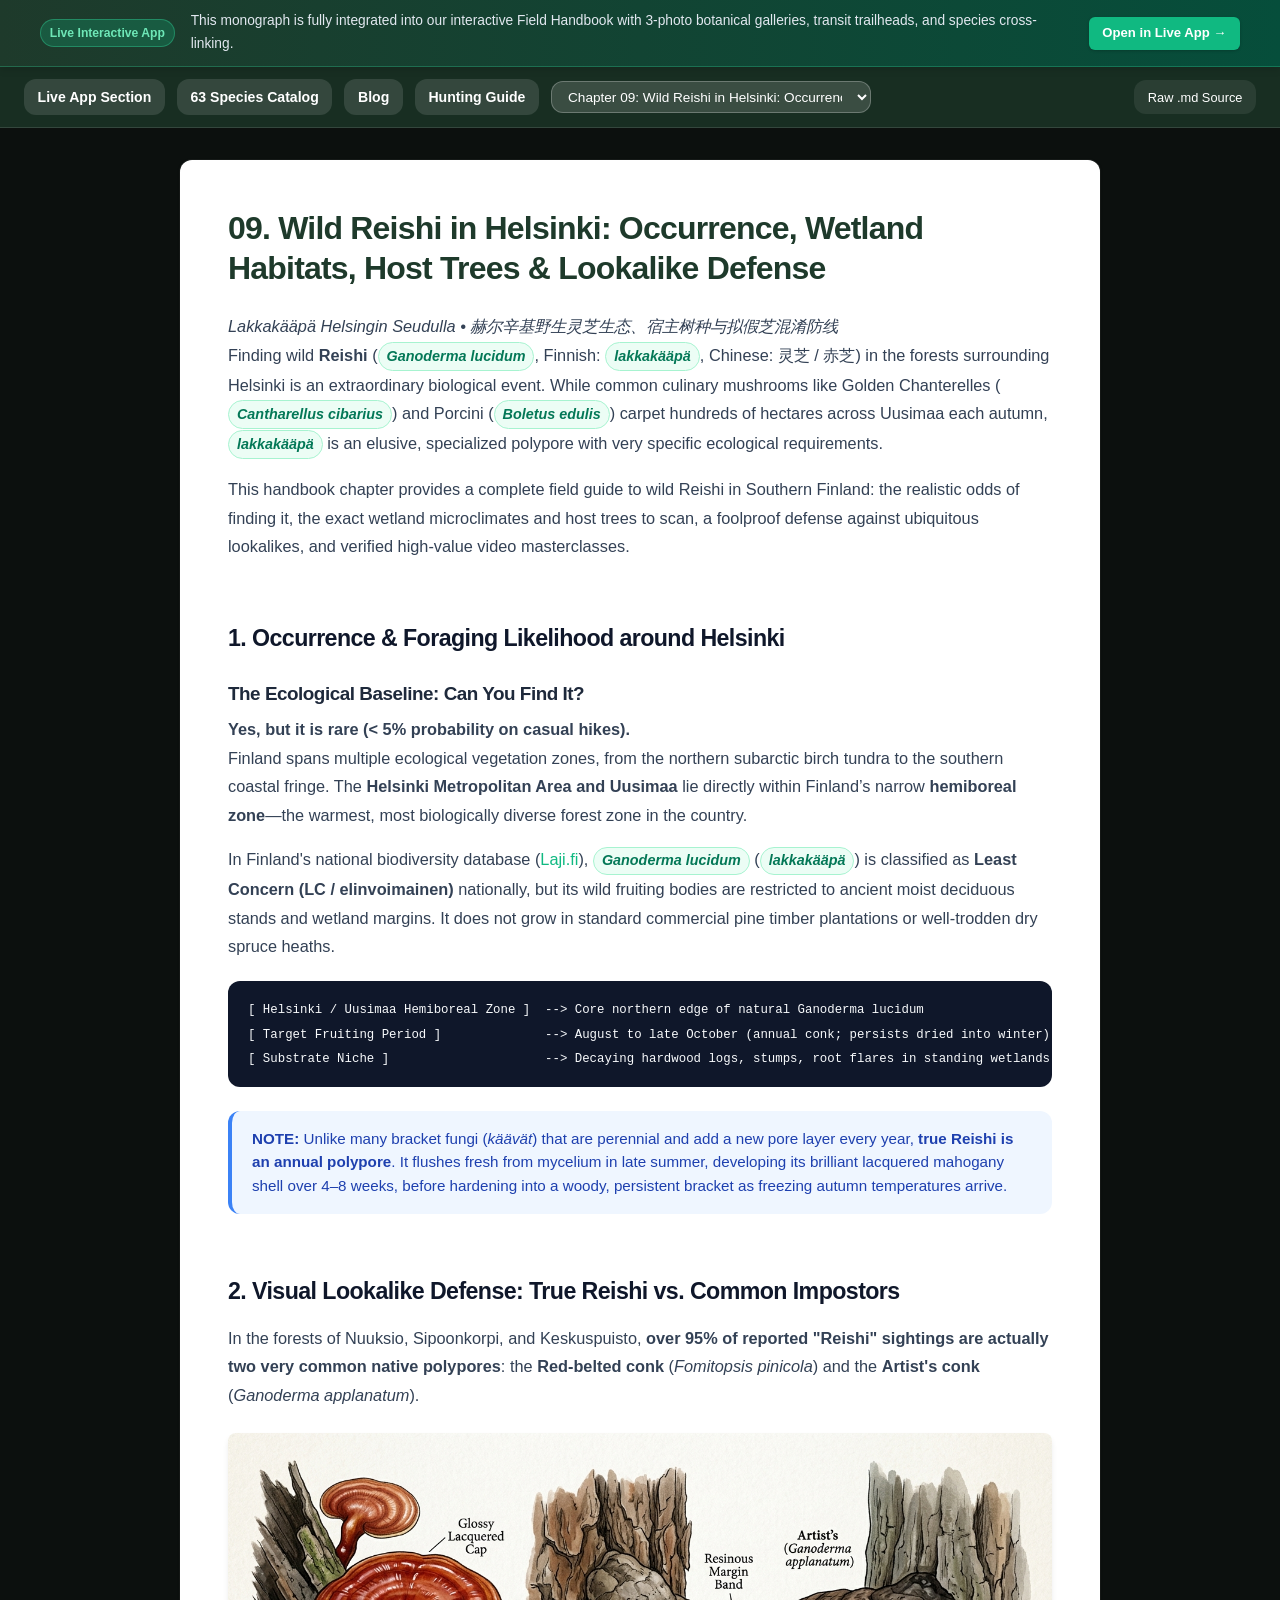
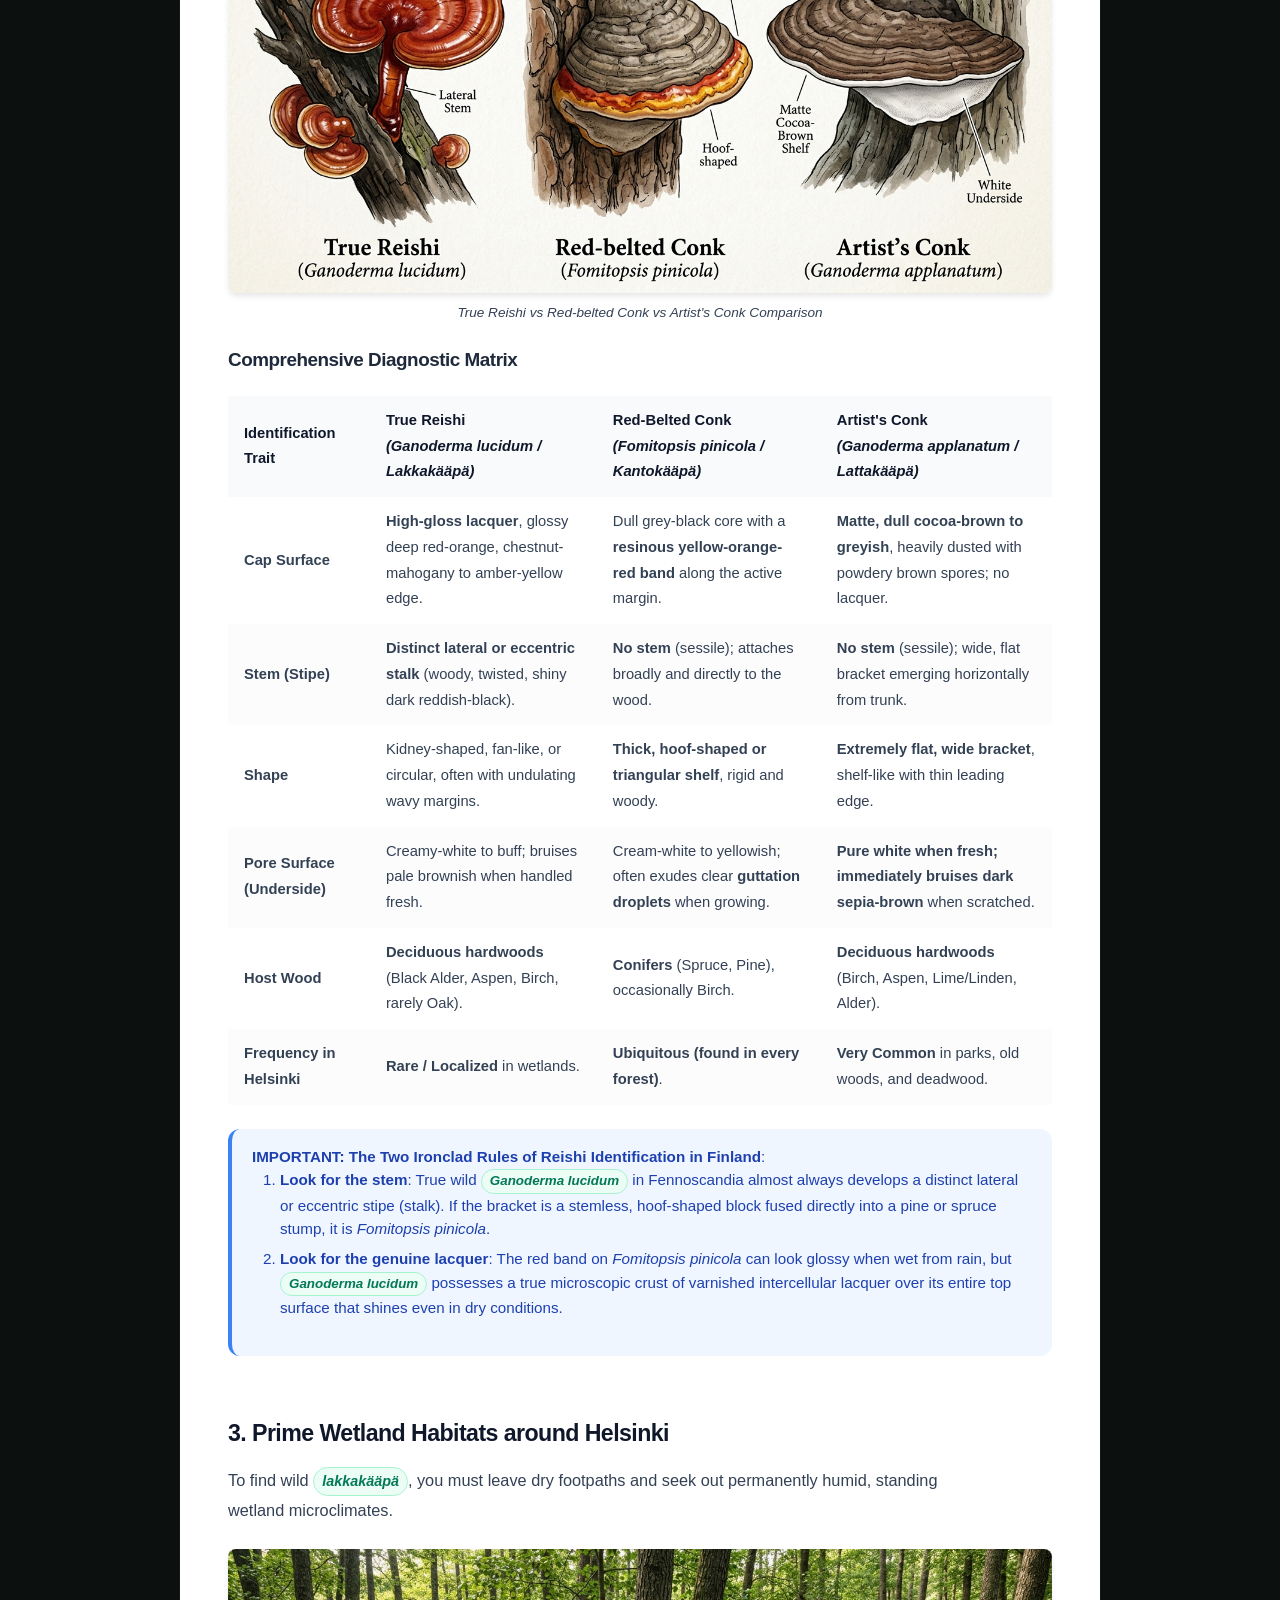
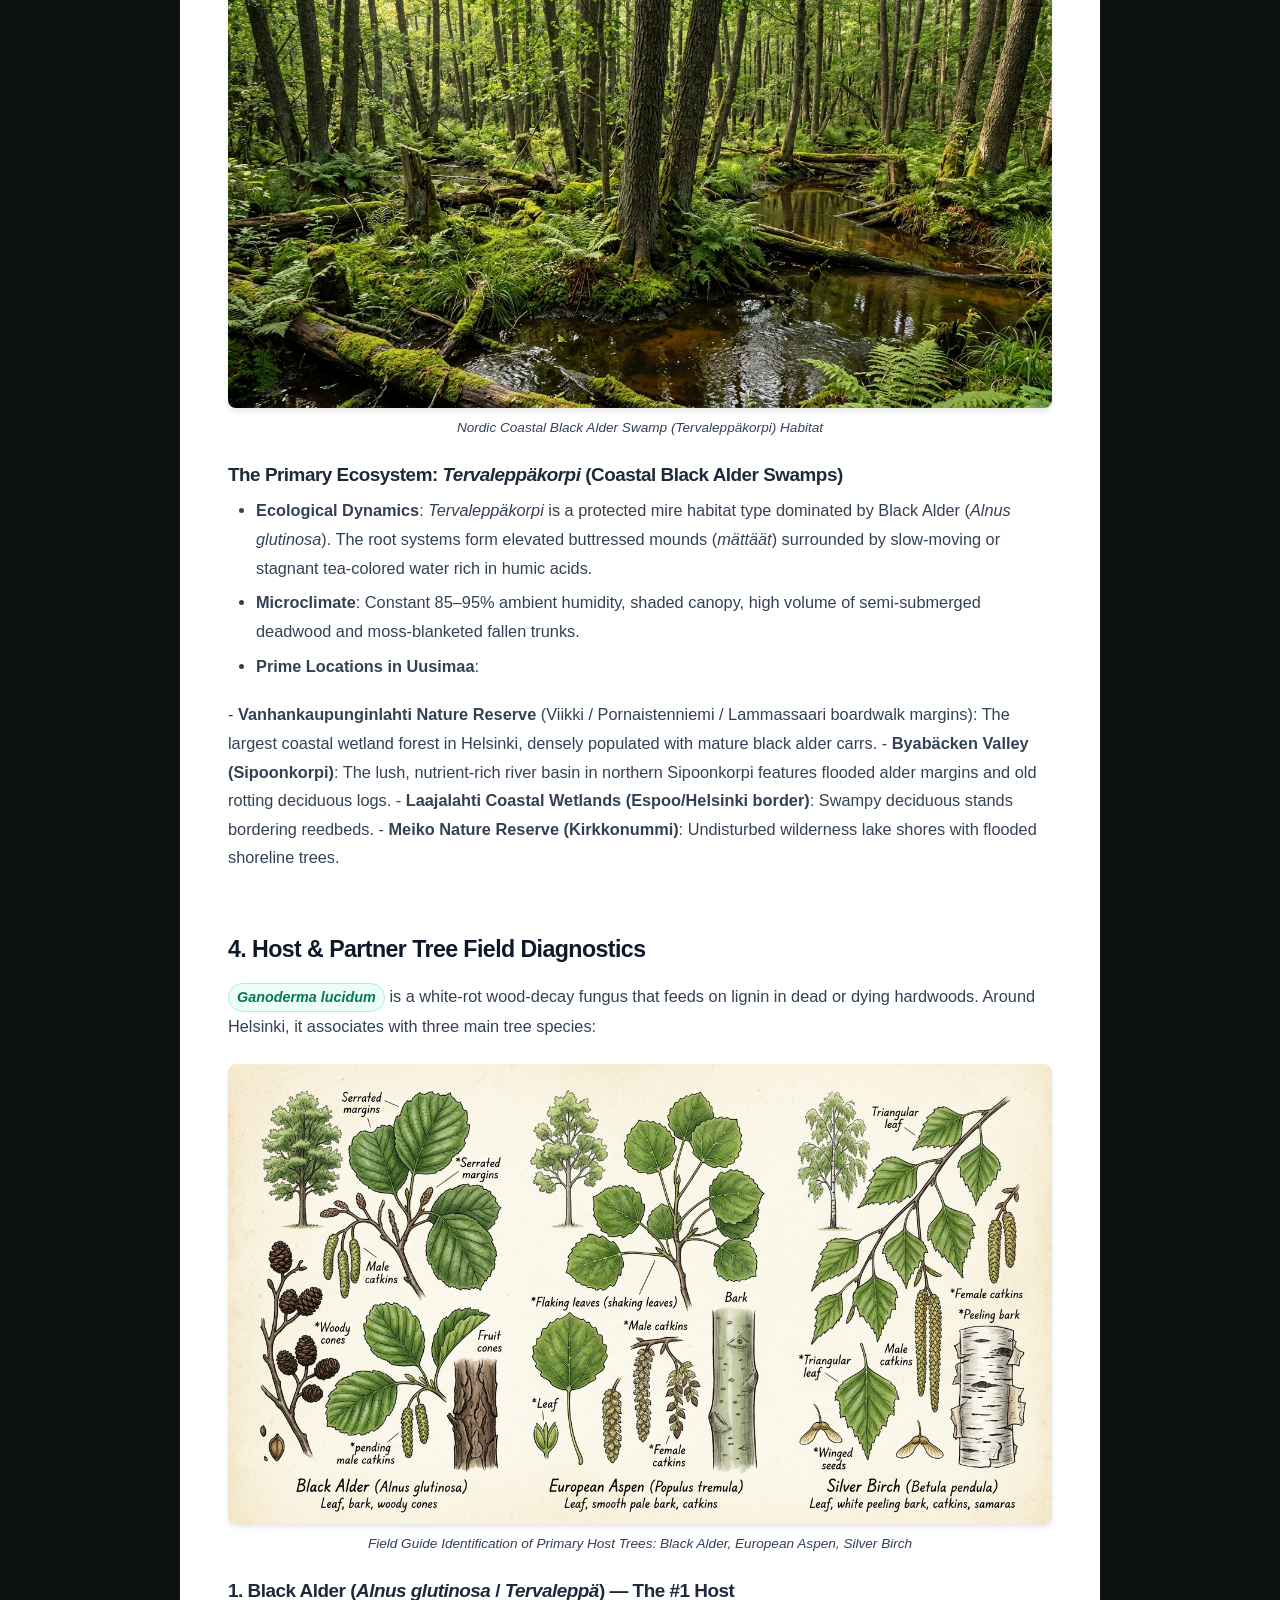
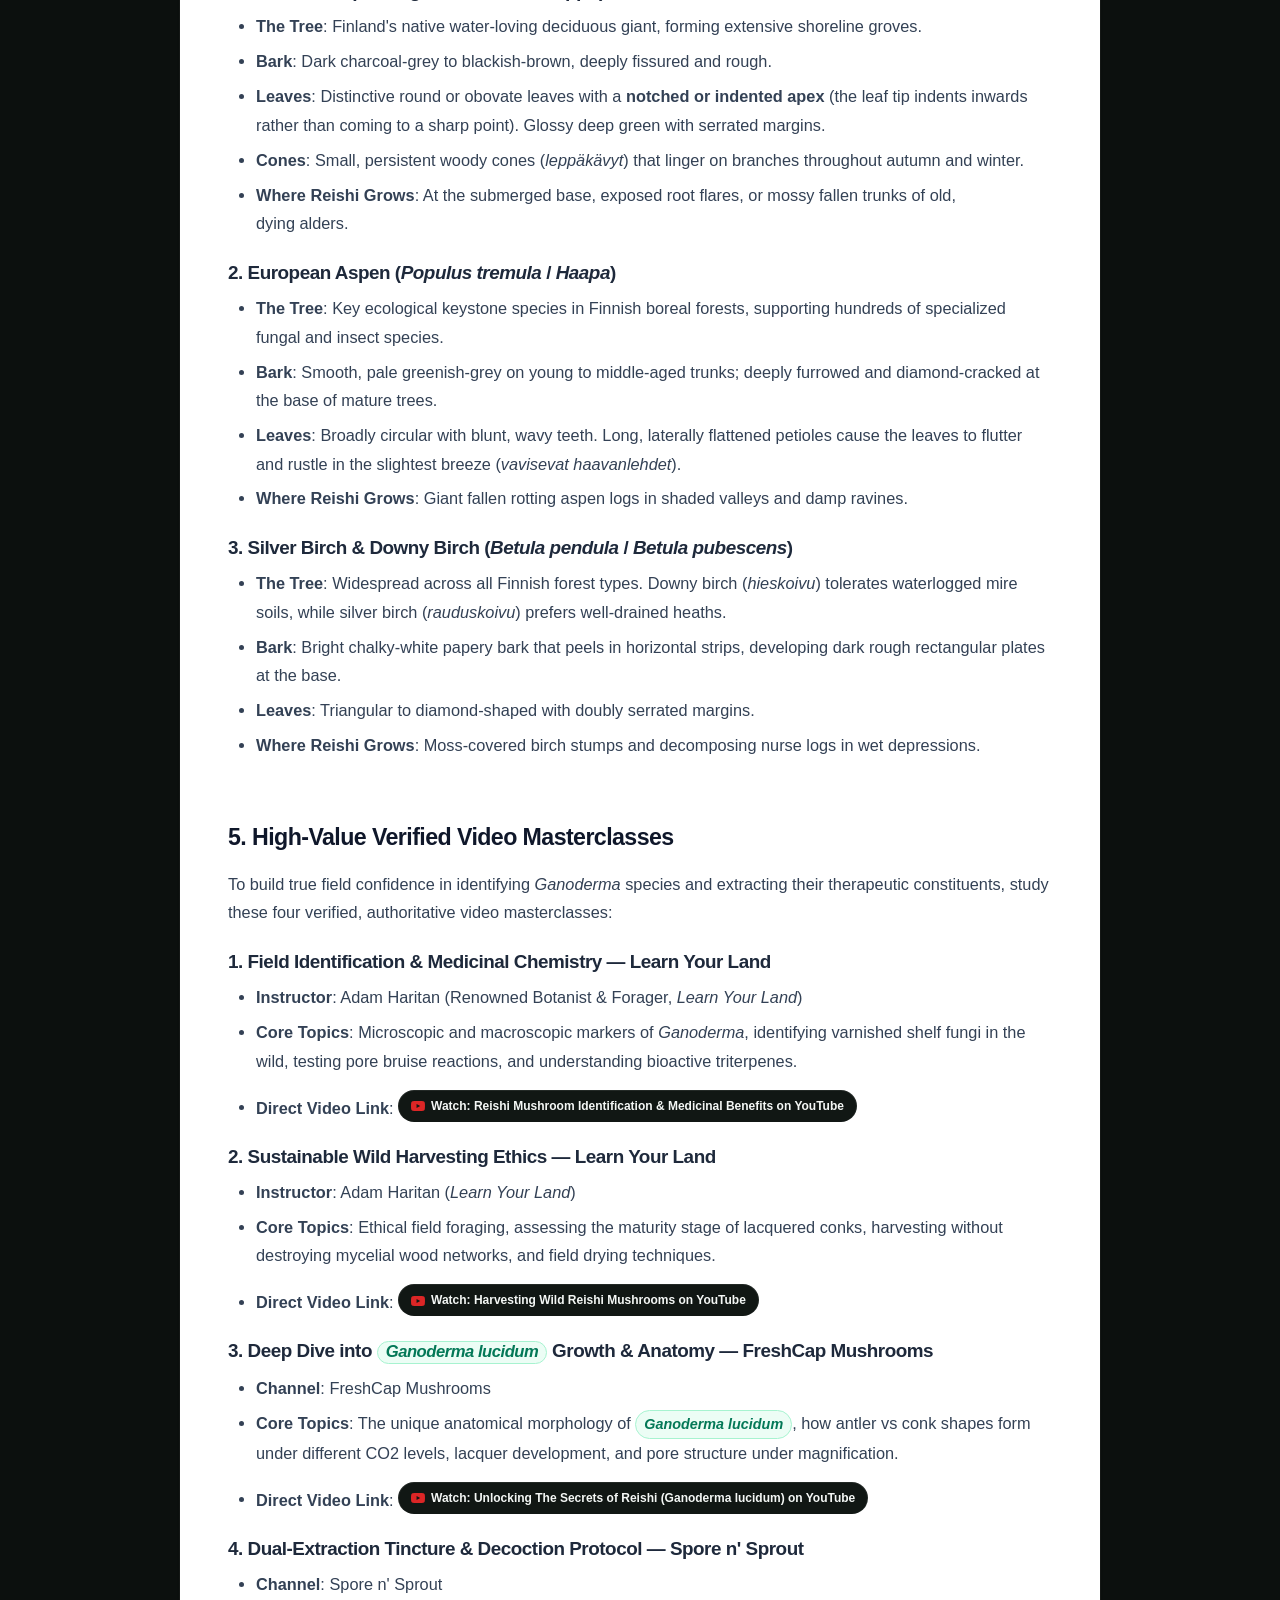
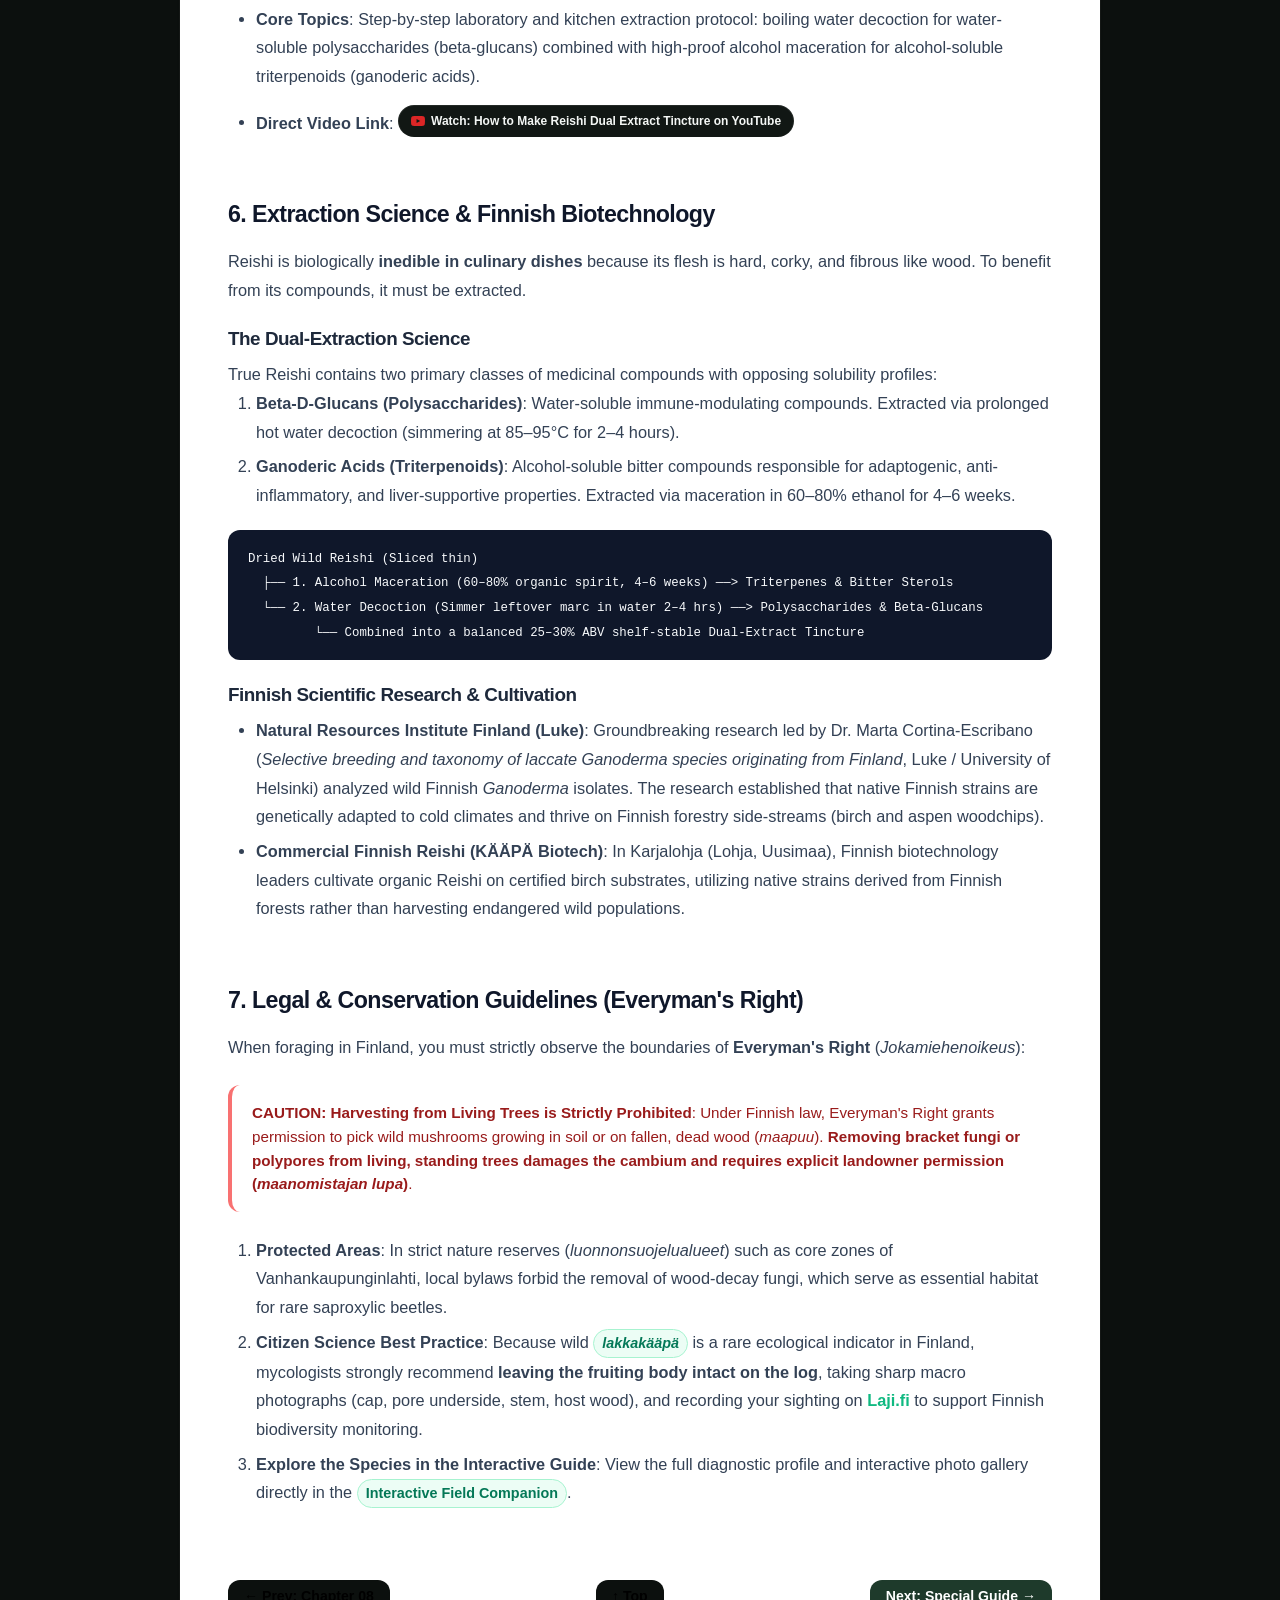
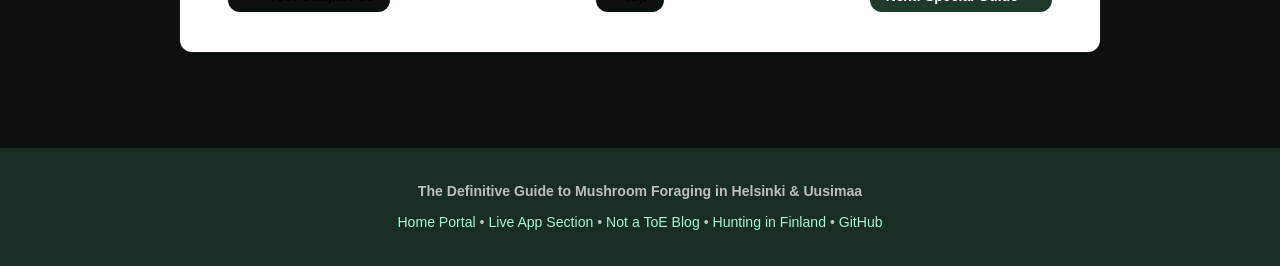
<file: docs/09_reishi_in_helsinki.html>
<!DOCTYPE html>
<html lang="en">
<head>
  <meta charset="UTF-8">
  <meta name="viewport" content="width=device-width, initial-scale=1.0">
  <title>Wild Reishi in Helsinki: Occurrence, Wetland Habitats, Host Trees & Lookalike Defense | Helsinki Mushroom Guide</title>
  <link rel="stylesheet" href="../styles.css">
  <style>
    body {
      background-color: var(--bg);
      color: var(--text-main);
      min-height: 100vh;
      display: flex;
      flex-direction: column;
      font-family: -apple-system, BlinkMacSystemFont, "Segoe UI", Roboto, Helvetica, Arial, "PingFang SC", "Hiragino Sans GB", "Microsoft YaHei", sans-serif;
    }
    .doc-live-banner {
      background: linear-gradient(90deg, #1e3a2b 0%, #064e3b 100%);
      color: #ffffff;
      padding: 0.65rem 1.25rem;
      border-bottom: 1px solid rgba(52, 211, 153, 0.3);
      position: sticky;
      top: 0;
      z-index: 101;
      box-shadow: 0 2px 8px rgba(0,0,0,0.15);
    }
    .doc-live-banner-inner {
      max-width: 1200px;
      margin: 0 auto;
      display: flex;
      align-items: center;
      justify-content: space-between;
      gap: 1rem;
      flex-wrap: wrap;
    }
    .banner-badge {
      background: rgba(16, 185, 129, 0.25);
      color: #6ee7b7;
      font-size: 0.76rem;
      font-weight: 700;
      padding: 0.2rem 0.55rem;
      border-radius: 9999px;
      border: 1px solid rgba(52, 211, 153, 0.4);
      white-space: nowrap;
    }
    .banner-text {
      font-size: 0.86rem;
      color: #e2e8f0;
      flex: 1;
      min-width: 260px;
    }
    .banner-cta {
      background: #10b981;
      color: #ffffff;
      font-weight: 700;
      font-size: 0.82rem;
      text-decoration: none;
      padding: 0.35rem 0.85rem;
      border-radius: 6px;
      white-space: nowrap;
      transition: all 0.15s ease;
      box-shadow: 0 1px 3px rgba(0,0,0,0.2);
    }
    .banner-cta:hover {
      background: #059669;
      transform: translateY(-1px);
    }
    .doc-sticky-header {
      background: #182e22;
      backdrop-filter: blur(12px);
      border-bottom: 1px solid rgba(255, 255, 255, 0.12);
      padding: 0.75rem 1.5rem;
      display: flex;
      align-items: center;
      justify-content: space-between;
      gap: 1rem;
      flex-wrap: wrap;
    }
    .doc-nav-left {
      display: flex;
      align-items: center;
      gap: 0.75rem;
      flex-wrap: wrap;
    }
    .doc-btn-back {
      color: #fff;
      text-decoration: none;
      display: inline-flex;
      align-items: center;
      gap: 0.4rem;
      font-weight: 600;
      font-size: 0.88rem;
      padding: 0.4rem 0.85rem;
      background: rgba(255, 255, 255, 0.12);
      border-radius: var(--radius);
      transition: all 0.2s ease;
    }
    .doc-btn-back:hover {
      background: #2d5a42;
      color: #fff;
      transform: translateX(-2px);
    }
    .doc-select {
      background: rgba(255, 255, 255, 0.15);
      color: #fff;
      border: 1px solid rgba(255, 255, 255, 0.25);
      padding: 0.4rem 0.75rem;
      border-radius: var(--radius);
      font-size: 0.85rem;
      cursor: pointer;
      outline: none;
      max-width: 320px;
    }
    .doc-select option {
      background: #182e22;
      color: #fff;
    }
    .doc-main-container {
      max-width: 960px;
      margin: 2rem auto;
      padding: 0 1.25rem 4rem;
      flex: 1;
      width: 100%;
    }
    .doc-card {
      background: #ffffff;
      border-radius: var(--radius);
      padding: 2.5rem 3rem;
      box-shadow: var(--shadow);
      border: 1px solid var(--border);
    }
    .doc-content-area {
      line-height: 1.75;
      font-size: 1.02rem;
      color: #334155;
    }
    .doc-content-area h1 {
      font-size: 2rem;
      color: #1e3a2b;
      margin-top: 0.5rem;
      margin-bottom: 1rem;
      line-height: 1.25;
      border-bottom: 2px solid var(--border);
      padding-bottom: 0.5rem;
    }
    .doc-content-area h2 {
      font-size: 1.45rem;
      color: #0f172a;
      margin-top: 2rem;
      margin-bottom: 0.75rem;
      border-bottom: 1px solid var(--border);
      padding-bottom: 0.4rem;
    }
    .doc-content-area h3 {
      font-size: 1.18rem;
      color: #1e293b;
      margin-top: 1.5rem;
      margin-bottom: 0.6rem;
    }
    .doc-content-area p {
      margin-bottom: 1rem;
    }
    .doc-content-area ul, .doc-content-area ol {
      margin-bottom: 1.25rem;
      padding-left: 1.75rem;
    }
    .doc-content-area li {
      margin-bottom: 0.4rem;
    }
    .table-container {
      width: 100%;
      overflow-x: auto;
      margin: 1.5rem 0;
    }
    table {
      width: 100%;
      border-collapse: collapse;
      font-size: 0.92rem;
    }
    th, td {
      border: 1px solid var(--border);
      padding: 0.75rem 1rem;
      text-align: left;
    }
    th {
      background: #f8fafc;
      font-weight: 700;
      color: #0f172a;
    }
    tr:nth-child(even) td {
      background: #fcfcfd;
    }
    .reader-alert {
      padding: 1rem 1.25rem;
      border-radius: var(--radius);
      margin: 1.5rem 0;
      font-size: 0.95rem;
      line-height: 1.55;
    }
    .reader-alert.note {
      background-color: #eff6ff;
      border-left: 4px solid #3b82f6;
      color: #1e40af;
    }
    .reader-alert.warning {
      background-color: var(--warning-light);
      border-left: 4px solid var(--warning);
      color: #92400e;
    }
    .reader-alert.danger {
      background-color: var(--danger-light);
      border-left: 4px solid var(--danger);
      color: #991b1b;
    }
    .reader-figure {
      margin: 1.5rem 0;
      text-align: center;
    }
    .reader-figure img {
      max-width: 100%;
      border-radius: 8px;
      box-shadow: 0 4px 6px -1px rgba(0,0,0,0.1);
    }
    .reader-figure figcaption {
      margin-top: 0.5rem;
      font-size: 0.85rem;
      color: var(--text-muted);
      font-style: italic;
    }
    .inline-species-chip {
      display: inline-flex;
      align-items: center;
      gap: 0.25rem;
      background: #ecfdf5;
      color: #047857;
      border: 1px solid #a7f3d0;
      padding: 0.05rem 0.5rem;
      border-radius: 9999px;
      font-size: 0.88em;
      text-decoration: none;
      font-weight: 600;
      transition: all 0.15s ease;
      vertical-align: baseline;
      white-space: nowrap;
    }
    .inline-species-chip:hover {
      background: #10b981;
      color: #ffffff;
      border-color: #10b981;
      transform: translateY(-1px);
    }
    .inline-chapter-link {
      color: #047857;
      font-weight: 600;
      text-decoration: underline;
    }
    .inline-chapter-link:hover {
      color: #065f46;
    }
    pre {
      background: #0f172a;
      color: #f8fafc;
      padding: 1rem 1.25rem;
      border-radius: var(--radius);
      overflow-x: auto;
      font-size: 0.88rem;
      margin: 1.25rem 0;
    }
    code {
      font-family: ui-monospace, SFMono-Regular, Menlo, Monaco, Consolas, monospace;
      background: rgba(0,0,0,0.06);
      padding: 0.15rem 0.35rem;
      border-radius: 4px;
      font-size: 0.88em;
    }
    pre code {
      background: transparent;
      padding: 0;
    }
    blockquote {
      border-left: 4px solid #2d5a42;
      padding-left: 1rem;
      margin: 1.25rem 0;
      color: var(--text-muted);
      font-style: italic;
    }
    hr {
      border: 0;
      border-top: 1px solid var(--border);
      margin: 2rem 0;
    }
    .doc-footer-nav {
      display: flex;
      justify-content: space-between;
      align-items: center;
      margin-top: 3rem;
      padding-top: 1.5rem;
      border-top: 1px solid var(--border);
      flex-wrap: wrap;
      gap: 1rem;
    }
    .doc-nav-btn {
      padding: 0.5rem 1rem;
      border-radius: var(--radius);
      font-weight: 600;
      font-size: 0.88rem;
      text-decoration: none;
      background: var(--bg);
      border: 1px solid var(--border);
      color: var(--text-main);
      transition: all 0.2s ease;
    }
    .doc-nav-btn:hover {
      background: #2d5a42;
      color: #fff;
    }
    .doc-nav-btn.primary {
      background: #1e3a2b;
      color: #fff;
    }
    .doc-nav-btn.primary:hover {
      background: #2d5a42;
    }
    @media (max-width: 768px) {
      .doc-card {
        padding: 1.5rem;
      }
      .doc-content-area h1 {
        font-size: 1.5rem;
      }
      .doc-select {
        max-width: 100%;
        width: 100%;
      }
    }
  </style>
</head>
<body>

  <!-- Sticky Live App Banner -->
  <aside class="doc-live-banner" aria-label="Interactive Version Available">
    <div class="doc-live-banner-inner">
      <span class="banner-badge">Live Interactive App</span>
      <span class="banner-text">This monograph is fully integrated into our interactive Field Handbook with 3-photo botanical galleries, transit trailheads, and species cross-linking.</span>
      <a href="../index.html#/mushroom/ganoderma_lucidum" class="banner-cta">Open in Live App →</a>
    </div>
  </aside>

  <!-- Sticky Header Bar -->
  <header class="doc-sticky-header">
    <div class="doc-nav-left">
      <a href="../index.html#/mushroom/ganoderma_lucidum" class="doc-btn-back">Live App Section</a>
      <a href="../index.html#/catalog" class="doc-btn-back">63 Species Catalog</a>
      <a href="https://powerpig99.github.io/not-a-toe/" class="doc-btn-back" target="_blank" rel="noopener" title="Author Blog (Not a ToE)">Blog</a>
      <a href="https://powerpig99.github.io/hunting-in-finland/" class="doc-btn-back" target="_blank" rel="noopener" title="Companion Guide: Hunting in Finland">Hunting Guide</a>
      <select class="doc-select" onchange="if(this.value) window.location.href=this.value" aria-label="Jump to Chapter">
        
    <option value="01_legal_and_ethics.html" >
      Chapter 01: Legal Rights, Nature Protection & Forest Safety
    </option>
  
    <option value="02_helsinki_transit_spots_guide.html" >
      Chapter 02: Helsinki Foraging Spots by HSL Transit (Zone A–D)
    </option>
  
    <option value="03_seasonal_calendar_and_habitats.html" >
      Chapter 03: Seasonal Calendar, Habitats & The Chanterelle Dilemma
    </option>
  
    <option value="04_deadly_and_toxic_species.html" >
      Chapter 04: Deadly & Toxic Species Survival Manual
    </option>
  
    <option value="05_beginner_safe_species.html" >
      Chapter 05: The "Safe Five" Beginner Species
    </option>
  
    <option value="06_intermediate_and_advanced.html" >
      Chapter 06: Intermediate & Advanced Gourmet Species
    </option>
  
    <option value="07_preservation_and_recipes.html" >
      Chapter 07: Preservation & Authentic Finnish Recipes
    </option>
  
    <option value="08_expanded_edible_species_index.html" >
      Chapter 08: Master Index: 50+ Wild Edible Mushrooms of Finland
    </option>
  
    <option value="09_reishi_in_helsinki.html" selected>
      Chapter 09: Wild Reishi in Helsinki: Occurrence, Wetland Habitats, Host Trees & Lookalike Defense
    </option>
  
    <option value="cooking_and_recipes_zh.html" >
      Special Guide: Chinese Wild Mushroom Culinary Mastery & Cross-Culture Recipes
    </option>
  
      </select>
    </div>
    <div>
      <a href="09_reishi_in_helsinki.md" class="doc-btn-back" target="_blank" style="background:rgba(255,255,255,0.08); font-weight:normal; font-size:0.8rem;">Raw .md Source</a>
    </div>
  </header>

  <!-- Main Content -->
  <main class="doc-main-container">
    <article class="doc-card">
      <div class="doc-content-area">
        <h1>09. Wild Reishi in Helsinki: Occurrence, Wetland Habitats, Host Trees & Lookalike Defense</h1>
<em>Lakkakääpä Helsingin Seudulla • 赫尔辛基野生灵芝生态、宿主树种与拟假芝混淆防线</em>

<p>Finding wild <strong>Reishi</strong> (<a href="../index.html#/mushroom/ganoderma_lucidum" class="inline-species-chip" title="View identification guide in live app"><span class="chip-title"><em>Ganoderma lucidum</em></span></a>, Finnish: <strong><a href="../index.html#/mushroom/ganoderma_lucidum" class="inline-species-chip" title="View identification guide in live app"><span class="chip-title"><em>lakkakääpä</em></span></a></strong>, Chinese: 灵芝 / 赤芝) in the forests surrounding Helsinki is an extraordinary biological event. While common culinary mushrooms like Golden Chanterelles (<a href="../index.html#/mushroom/cantharellus_cibarius" class="inline-species-chip" title="View identification guide in live app"><span class="chip-title"><em>Cantharellus cibarius</em></span></a>) and Porcini (<a href="../index.html#/mushroom/boletus_edulis" class="inline-species-chip" title="View identification guide in live app"><span class="chip-title"><em>Boletus edulis</em></span></a>) carpet hundreds of hectares across Uusimaa each autumn, <a href="../index.html#/mushroom/ganoderma_lucidum" class="inline-species-chip" title="View identification guide in live app"><span class="chip-title"><em>lakkakääpä</em></span></a> is an elusive, specialized polypore with very specific ecological requirements.</p>

<p>This handbook chapter provides a complete field guide to wild Reishi in Southern Finland: the realistic odds of finding it, the exact wetland microclimates and host trees to scan, a foolproof defense against ubiquitous lookalikes, and verified high-value video masterclasses.</p>

<hr>

<h2>1. Occurrence & Foraging Likelihood around Helsinki</h2>

<h3>The Ecological Baseline: Can You Find It?</h3>
<strong>Yes, but it is rare (< 5% probability on casual hikes).</strong>

<p>Finland spans multiple ecological vegetation zones, from the northern subarctic birch tundra to the southern coastal fringe. The <strong>Helsinki Metropolitan Area and Uusimaa</strong> lie directly within Finland’s narrow <strong>hemiboreal zone</strong>—the warmest, most biologically diverse forest zone in the country.</p>

<p>In Finland's national biodiversity database (<a href="https://laji.fi" target="_blank" rel="noopener noreferrer">Laji.fi</a>), <a href="../index.html#/mushroom/ganoderma_lucidum" class="inline-species-chip" title="View identification guide in live app"><span class="chip-title"><em>Ganoderma lucidum</em></span></a> (<a href="../index.html#/mushroom/ganoderma_lucidum" class="inline-species-chip" title="View identification guide in live app"><span class="chip-title"><em>lakkakääpä</em></span></a>) is classified as <strong>Least Concern (LC / elinvoimainen)</strong> nationally, but its wild fruiting bodies are restricted to ancient moist deciduous stands and wetland margins. It does not grow in standard commercial pine timber plantations or well-trodden dry spruce heaths.</p>

<pre><code class="language-text">[ Helsinki / Uusimaa Hemiboreal Zone ]  --&gt; Core northern edge of natural Ganoderma lucidum
[ Target Fruiting Period ]              --&gt; August to late October (annual conk; persists dried into winter)
[ Substrate Niche ]                     --&gt; Decaying hardwood logs, stumps, root flares in standing wetlands
</code></pre>

<div class="reader-alert note"><strong>NOTE:</strong> Unlike many bracket fungi (<em>käävät</em>) that are perennial and add a new pore layer every year, <strong>true Reishi is an annual polypore</strong>. It flushes fresh from mycelium in late summer, developing its brilliant lacquered mahogany shell over 4–8 weeks, before hardening into a woody, persistent bracket as freezing autumn temperatures arrive.</div>

<hr>

<h2>2. Visual Lookalike Defense: True Reishi vs. Common Impostors</h2>

<p>In the forests of Nuuksio, Sipoonkorpi, and Keskuspuisto, <strong>over 95% of reported "Reishi" sightings are actually two very common native polypores</strong>: the <strong>Red-belted conk</strong> (<em>Fomitopsis pinicola</em>) and the <strong>Artist's conk</strong> (<em>Ganoderma applanatum</em>).</p>

<figure class="reader-figure"><img src="../images/reishi_lookalike_comparison.jpg" alt="True Reishi vs Red-belted Conk vs Artist's Conk Comparison" loading="lazy"><figcaption>True Reishi vs Red-belted Conk vs Artist's Conk Comparison</figcaption></figure>

<h3>Comprehensive Diagnostic Matrix</h3>

<div class="table-container"><table><thead><tr><th>Identification Trait</th><th><strong>True Reishi</strong><br><em>(Ganoderma lucidum / Lakkakääpä)</em></th><th><strong>Red-Belted Conk</strong><br><em>(Fomitopsis pinicola / Kantokääpä)</em></th><th><strong>Artist's Conk</strong><br><em>(Ganoderma applanatum / Lattakääpä)</em></th></tr></thead><tbody><tr><td><strong>Cap Surface</strong></td><td><strong>High-gloss lacquer</strong>, glossy deep red-orange, chestnut-mahogany to amber-yellow edge.</td><td>Dull grey-black core with a <strong>resinous yellow-orange-red band</strong> along the active margin.</td><td><strong>Matte, dull cocoa-brown to greyish</strong>, heavily dusted with powdery brown spores; no lacquer.</td></tr><tr><td><strong>Stem (Stipe)</strong></td><td><strong>Distinct lateral or eccentric stalk</strong> (woody, twisted, shiny dark reddish-black).</td><td><strong>No stem</strong> (sessile); attaches broadly and directly to the wood.</td><td><strong>No stem</strong> (sessile); wide, flat bracket emerging horizontally from trunk.</td></tr><tr><td><strong>Shape</strong></td><td>Kidney-shaped, fan-like, or circular, often with undulating wavy margins.</td><td><strong>Thick, hoof-shaped or triangular shelf</strong>, rigid and woody.</td><td><strong>Extremely flat, wide bracket</strong>, shelf-like with thin leading edge.</td></tr><tr><td><strong>Pore Surface (Underside)</strong></td><td>Creamy-white to buff; bruises pale brownish when handled fresh.</td><td>Cream-white to yellowish; often exudes clear <strong>guttation droplets</strong> when growing.</td><td><strong>Pure white when fresh; immediately bruises dark sepia-brown</strong> when scratched.</td></tr><tr><td><strong>Host Wood</strong></td><td><strong>Deciduous hardwoods</strong> (Black Alder, Aspen, Birch, rarely Oak).</td><td><strong>Conifers</strong> (Spruce, Pine), occasionally Birch.</td><td><strong>Deciduous hardwoods</strong> (Birch, Aspen, Lime/Linden, Alder).</td></tr><tr><td><strong>Frequency in Helsinki</strong></td><td><strong>Rare / Localized</strong> in wetlands.</td><td><strong>Ubiquitous (found in every forest)</strong>.</td><td><strong>Very Common</strong> in parks, old woods, and deadwood.</td></tr></tbody></table></div>
<div class="reader-alert note"><strong>IMPORTANT:</strong> <strong>The Two Ironclad Rules of Reishi Identification in Finland</strong>:
<ol>
  <li><strong>Look for the stem</strong>: True wild <a href="../index.html#/mushroom/ganoderma_lucidum" class="inline-species-chip" title="View identification guide in live app"><span class="chip-title"><em>Ganoderma lucidum</em></span></a> in Fennoscandia almost always develops a distinct lateral or eccentric stipe (stalk). If the bracket is a stemless, hoof-shaped block fused directly into a pine or spruce stump, it is <em>Fomitopsis pinicola</em>.</li>
  <li><strong>Look for the genuine lacquer</strong>: The red band on <em>Fomitopsis pinicola</em> can look glossy when wet from rain, but <a href="../index.html#/mushroom/ganoderma_lucidum" class="inline-species-chip" title="View identification guide in live app"><span class="chip-title"><em>Ganoderma lucidum</em></span></a> possesses a true microscopic crust of varnished intercellular lacquer over its entire top surface that shines even in dry conditions.</div></li>
</ol>

<hr>

<h2>3. Prime Wetland Habitats around Helsinki</h2>

<p>To find wild <a href="../index.html#/mushroom/ganoderma_lucidum" class="inline-species-chip" title="View identification guide in live app"><span class="chip-title"><em>lakkakääpä</em></span></a>, you must leave dry footpaths and seek out permanently humid, standing wetland microclimates.</p>

<figure class="reader-figure"><img src="../images/reishi_swamp_habitat.jpg" alt="Nordic Coastal Black Alder Swamp (Tervaleppäkorpi) Habitat" loading="lazy"><figcaption>Nordic Coastal Black Alder Swamp (Tervaleppäkorpi) Habitat</figcaption></figure>

<h3>The Primary Ecosystem: <em>Tervaleppäkorpi</em> (Coastal Black Alder Swamps)</h3>
<ul>
  <li><strong>Ecological Dynamics</strong>: <em>Tervaleppäkorpi</em> is a protected mire habitat type dominated by Black Alder (<em>Alnus glutinosa</em>). The root systems form elevated buttressed mounds (<em>mättäät</em>) surrounded by slow-moving or stagnant tea-colored water rich in humic acids.</li>
  <li><strong>Microclimate</strong>: Constant 85–95% ambient humidity, shaded canopy, high volume of semi-submerged deadwood and moss-blanketed fallen trunks.</li>
  <li><strong>Prime Locations in Uusimaa</strong>:</li>
</ul>
  - <strong>Vanhankaupunginlahti Nature Reserve</strong> (Viikki / Pornaistenniemi / Lammassaari boardwalk margins): The largest coastal wetland forest in Helsinki, densely populated with mature black alder carrs.
  - <strong>Byabäcken Valley (Sipoonkorpi)</strong>: The lush, nutrient-rich river basin in northern Sipoonkorpi features flooded alder margins and old rotting deciduous logs.
  - <strong>Laajalahti Coastal Wetlands (Espoo/Helsinki border)</strong>: Swampy deciduous stands bordering reedbeds.
  - <strong>Meiko Nature Reserve (Kirkkonummi)</strong>: Undisturbed wilderness lake shores with flooded shoreline trees.

<hr>

<h2>4. Host & Partner Tree Field Diagnostics</h2>

<p><a href="../index.html#/mushroom/ganoderma_lucidum" class="inline-species-chip" title="View identification guide in live app"><span class="chip-title"><em>Ganoderma lucidum</em></span></a> is a white-rot wood-decay fungus that feeds on lignin in dead or dying hardwoods. Around Helsinki, it associates with three main tree species:</p>

<figure class="reader-figure"><img src="../images/reishi_host_trees.jpg" alt="Field Guide Identification of Primary Host Trees: Black Alder, European Aspen, Silver Birch" loading="lazy"><figcaption>Field Guide Identification of Primary Host Trees: Black Alder, European Aspen, Silver Birch</figcaption></figure>

<h3>1. Black Alder (<em>Alnus glutinosa</em> / <em>Tervaleppä</em>) — The #1 Host</h3>
<ul>
  <li><strong>The Tree</strong>: Finland's native water-loving deciduous giant, forming extensive shoreline groves.</li>
  <li><strong>Bark</strong>: Dark charcoal-grey to blackish-brown, deeply fissured and rough.</li>
  <li><strong>Leaves</strong>: Distinctive round or obovate leaves with a <strong>notched or indented apex</strong> (the leaf tip indents inwards rather than coming to a sharp point). Glossy deep green with serrated margins.</li>
  <li><strong>Cones</strong>: Small, persistent woody cones (<em>leppäkävyt</em>) that linger on branches throughout autumn and winter.</li>
  <li><strong>Where Reishi Grows</strong>: At the submerged base, exposed root flares, or mossy fallen trunks of old, dying alders.</li>
</ul>

<h3>2. European Aspen (<em>Populus tremula</em> / <em>Haapa</em>)</h3>
<ul>
  <li><strong>The Tree</strong>: Key ecological keystone species in Finnish boreal forests, supporting hundreds of specialized fungal and insect species.</li>
  <li><strong>Bark</strong>: Smooth, pale greenish-grey on young to middle-aged trunks; deeply furrowed and diamond-cracked at the base of mature trees.</li>
  <li><strong>Leaves</strong>: Broadly circular with blunt, wavy teeth. Long, laterally flattened petioles cause the leaves to flutter and rustle in the slightest breeze (<em>vavisevat haavanlehdet</em>).</li>
  <li><strong>Where Reishi Grows</strong>: Giant fallen rotting aspen logs in shaded valleys and damp ravines.</li>
</ul>

<h3>3. Silver Birch & Downy Birch (<em>Betula pendula</em> / <em>Betula pubescens</em>)</h3>
<ul>
  <li><strong>The Tree</strong>: Widespread across all Finnish forest types. Downy birch (<em>hieskoivu</em>) tolerates waterlogged mire soils, while silver birch (<em>rauduskoivu</em>) prefers well-drained heaths.</li>
  <li><strong>Bark</strong>: Bright chalky-white papery bark that peels in horizontal strips, developing dark rough rectangular plates at the base.</li>
  <li><strong>Leaves</strong>: Triangular to diamond-shaped with doubly serrated margins.</li>
  <li><strong>Where Reishi Grows</strong>: Moss-covered birch stumps and decomposing nurse logs in wet depressions.</li>
</ul>

<hr>

<h2>5. High-Value Verified Video Masterclasses</h2>

<p>To build true field confidence in identifying <em>Ganoderma</em> species and extracting their therapeutic constituents, study these four verified, authoritative video masterclasses:</p>

<h3>1. Field Identification & Medicinal Chemistry — Learn Your Land</h3>
<ul>
  <li><strong>Instructor</strong>: Adam Haritan (Renowned Botanist & Forager, <em>Learn Your Land</em>)</li>
  <li><strong>Core Topics</strong>: Microscopic and macroscopic markers of <em>Ganoderma</em>, identifying varnished shelf fungi in the wild, testing pore bruise reactions, and understanding bioactive triterpenes.</li>
  <li><strong>Direct Video Link</strong>: <a href="https://www.youtube.com/watch?v=Gv0rgT0NODM" target="_blank" rel="noopener noreferrer" class="inline-video-btn" title="Watch: Reishi Mushroom Identification & Medicinal Benefits on YouTube"><svg width="14" height="14" viewBox="0 0 24 24" fill="currentColor" style="color: #dc2626;"><path d="M23.498 6.186a3.016 3.016 0 0 0-2.122-2.136C19.505 3.545 12 3.545 12 3.545s-7.505 0-9.377.505A3.017 3.017 0 0 0 .502 6.186C0 8.07 0 12 0 12s0 3.93.502 5.814a3.016 3.016 0 0 0 2.122 2.136c1.871.505 9.376.505 9.376.505s7.505 0 9.377-.505a3.015 3.015 0 0 0 2.122-2.136C24 15.93 24 12 24 12s0-3.93-.502-5.814zM9.545 15.568V8.432L15.818 12l-6.273 3.568z"/></svg><span>Watch: Reishi Mushroom Identification & Medicinal Benefits on YouTube</span></a></li>
</ul>

<h3>2. Sustainable Wild Harvesting Ethics — Learn Your Land</h3>
<ul>
  <li><strong>Instructor</strong>: Adam Haritan (<em>Learn Your Land</em>)</li>
  <li><strong>Core Topics</strong>: Ethical field foraging, assessing the maturity stage of lacquered conks, harvesting without destroying mycelial wood networks, and field drying techniques.</li>
  <li><strong>Direct Video Link</strong>: <a href="https://www.youtube.com/watch?v=IdGd9ifEQgY" target="_blank" rel="noopener noreferrer" class="inline-video-btn" title="Watch: Harvesting Wild Reishi Mushrooms on YouTube"><svg width="14" height="14" viewBox="0 0 24 24" fill="currentColor" style="color: #dc2626;"><path d="M23.498 6.186a3.016 3.016 0 0 0-2.122-2.136C19.505 3.545 12 3.545 12 3.545s-7.505 0-9.377.505A3.017 3.017 0 0 0 .502 6.186C0 8.07 0 12 0 12s0 3.93.502 5.814a3.016 3.016 0 0 0 2.122 2.136c1.871.505 9.376.505 9.376.505s7.505 0 9.377-.505a3.015 3.015 0 0 0 2.122-2.136C24 15.93 24 12 24 12s0-3.93-.502-5.814zM9.545 15.568V8.432L15.818 12l-6.273 3.568z"/></svg><span>Watch: Harvesting Wild Reishi Mushrooms on YouTube</span></a></li>
</ul>

<h3>3. Deep Dive into <a href="../index.html#/mushroom/ganoderma_lucidum" class="inline-species-chip" title="View identification guide in live app"><span class="chip-title"><em>Ganoderma lucidum</em></span></a> Growth & Anatomy — FreshCap Mushrooms</h3>
<ul>
  <li><strong>Channel</strong>: FreshCap Mushrooms</li>
  <li><strong>Core Topics</strong>: The unique anatomical morphology of <a href="../index.html#/mushroom/ganoderma_lucidum" class="inline-species-chip" title="View identification guide in live app"><span class="chip-title"><em>Ganoderma lucidum</em></span></a>, how antler vs conk shapes form under different CO2 levels, lacquer development, and pore structure under magnification.</li>
  <li><strong>Direct Video Link</strong>: <a href="https://www.youtube.com/watch?v=9MLJgGvxMvs" target="_blank" rel="noopener noreferrer" class="inline-video-btn" title="Watch: Unlocking The Secrets of Reishi (Ganoderma lucidum) on YouTube"><svg width="14" height="14" viewBox="0 0 24 24" fill="currentColor" style="color: #dc2626;"><path d="M23.498 6.186a3.016 3.016 0 0 0-2.122-2.136C19.505 3.545 12 3.545 12 3.545s-7.505 0-9.377.505A3.017 3.017 0 0 0 .502 6.186C0 8.07 0 12 0 12s0 3.93.502 5.814a3.016 3.016 0 0 0 2.122 2.136c1.871.505 9.376.505 9.376.505s7.505 0 9.377-.505a3.015 3.015 0 0 0 2.122-2.136C24 15.93 24 12 24 12s0-3.93-.502-5.814zM9.545 15.568V8.432L15.818 12l-6.273 3.568z"/></svg><span>Watch: Unlocking The Secrets of Reishi (Ganoderma lucidum) on YouTube</span></a></li>
</ul>

<h3>4. Dual-Extraction Tincture & Decoction Protocol — Spore n' Sprout</h3>
<ul>
  <li><strong>Channel</strong>: Spore n' Sprout</li>
  <li><strong>Core Topics</strong>: Step-by-step laboratory and kitchen extraction protocol: boiling water decoction for water-soluble polysaccharides (beta-glucans) combined with high-proof alcohol maceration for alcohol-soluble triterpenoids (ganoderic acids).</li>
  <li><strong>Direct Video Link</strong>: <a href="https://www.youtube.com/watch?v=0ysYXxi9Uzw" target="_blank" rel="noopener noreferrer" class="inline-video-btn" title="Watch: How to Make Reishi Dual Extract Tincture on YouTube"><svg width="14" height="14" viewBox="0 0 24 24" fill="currentColor" style="color: #dc2626;"><path d="M23.498 6.186a3.016 3.016 0 0 0-2.122-2.136C19.505 3.545 12 3.545 12 3.545s-7.505 0-9.377.505A3.017 3.017 0 0 0 .502 6.186C0 8.07 0 12 0 12s0 3.93.502 5.814a3.016 3.016 0 0 0 2.122 2.136c1.871.505 9.376.505 9.376.505s7.505 0 9.377-.505a3.015 3.015 0 0 0 2.122-2.136C24 15.93 24 12 24 12s0-3.93-.502-5.814zM9.545 15.568V8.432L15.818 12l-6.273 3.568z"/></svg><span>Watch: How to Make Reishi Dual Extract Tincture on YouTube</span></a></li>
</ul>

<hr>

<h2>6. Extraction Science & Finnish Biotechnology</h2>

<p>Reishi is biologically <strong>inedible in culinary dishes</strong> because its flesh is hard, corky, and fibrous like wood. To benefit from its compounds, it must be extracted.</p>

<h3>The Dual-Extraction Science</h3>
True Reishi contains two primary classes of medicinal compounds with opposing solubility profiles:
<ol>
  <li><strong>Beta-D-Glucans (Polysaccharides)</strong>: Water-soluble immune-modulating compounds. Extracted via prolonged hot water decoction (simmering at 85–95°C for 2–4 hours).</li>
  <li><strong>Ganoderic Acids (Triterpenoids)</strong>: Alcohol-soluble bitter compounds responsible for adaptogenic, anti-inflammatory, and liver-supportive properties. Extracted via maceration in 60–80% ethanol for 4–6 weeks.</li>
</ol>

<pre><code class="language-text">Dried Wild Reishi (Sliced thin)
  ├── 1. Alcohol Maceration (60–80% organic spirit, 4–6 weeks) ──&gt; Triterpenes &amp; Bitter Sterols
  └── 2. Water Decoction (Simmer leftover marc in water 2–4 hrs) ──&gt; Polysaccharides &amp; Beta-Glucans
         └── Combined into a balanced 25–30% ABV shelf-stable Dual-Extract Tincture
</code></pre>

<h3>Finnish Scientific Research & Cultivation</h3>
<ul>
  <li><strong>Natural Resources Institute Finland (Luke)</strong>: Groundbreaking research led by Dr. Marta Cortina-Escribano (<em>Selective breeding and taxonomy of laccate Ganoderma species originating from Finland</em>, Luke / University of Helsinki) analyzed wild Finnish <em>Ganoderma</em> isolates. The research established that native Finnish strains are genetically adapted to cold climates and thrive on Finnish forestry side-streams (birch and aspen woodchips).</li>
  <li><strong>Commercial Finnish Reishi (KÄÄPÄ Biotech)</strong>: In Karjalohja (Lohja, Uusimaa), Finnish biotechnology leaders cultivate organic Reishi on certified birch substrates, utilizing native strains derived from Finnish forests rather than harvesting endangered wild populations.</li>
</ul>

<hr>

<h2>7. Legal & Conservation Guidelines (Everyman's Right)</h2>

<p>When foraging in Finland, you must strictly observe the boundaries of <strong>Everyman's Right</strong> (<em>Jokamiehenoikeus</em>):</p>

<div class="reader-alert danger"><strong>CAUTION:</strong> <strong>Harvesting from Living Trees is Strictly Prohibited</strong>:
Under Finnish law, Everyman's Right grants permission to pick wild mushrooms growing in soil or on fallen, dead wood (<em>maapuu</em>). <strong>Removing bracket fungi or polypores from living, standing trees damages the cambium and requires explicit landowner permission (<em>maanomistajan lupa</em>)</strong>.</div>

<ol>
  <li><strong>Protected Areas</strong>: In strict nature reserves (<em>luonnonsuojelualueet</em>) such as core zones of Vanhankaupunginlahti, local bylaws forbid the removal of wood-decay fungi, which serve as essential habitat for rare saproxylic beetles.</li>
  <li><strong>Citizen Science Best Practice</strong>: Because wild <a href="../index.html#/mushroom/ganoderma_lucidum" class="inline-species-chip" title="View identification guide in live app"><span class="chip-title"><em>lakkakääpä</em></span></a> is a rare ecological indicator in Finland, mycologists strongly recommend <strong>leaving the fruiting body intact on the log</strong>, taking sharp macro photographs (cap, pore underside, stem, host wood), and recording your sighting on <strong><a href="https://laji.fi" target="_blank" rel="noopener noreferrer">Laji.fi</a></strong> to support Finnish biodiversity monitoring.</li>
  <li><strong>Explore the Species in the Interactive Guide</strong>: View the full diagnostic profile and interactive photo gallery directly in the <a href="../index.html#/mushroom/ganoderma_lucidum" class="inline-species-chip" title="View identification guide"><span class="chip-title">Interactive Field Companion</span></a>.</li>
</ol>
      </div>

      <!-- Navigation Footer -->
      <footer class="doc-footer-nav">
        <div>
          <a href="08_expanded_edible_species_index.html" class="doc-nav-btn">← Prev: Chapter 08</a>
        </div>
        <div>
          <button onclick="window.scrollTo({top:0, behavior:'smooth'})" class="doc-nav-btn" style="cursor:pointer;">↑ Top</button>
        </div>
        <div>
          <a href="cooking_and_recipes_zh.html" class="doc-nav-btn primary">Next: Special Guide →</a>
        </div>
      </footer>
    </article>
  </main>

  <footer style="background:#182e22; color:rgba(255,255,255,0.7); text-align:center; padding:2rem 1rem; font-size:0.88rem;">
    <p><strong>The Definitive Guide to Mushroom Foraging in Helsinki & Uusimaa</strong></p>
    <p style="margin-top:0.5rem;">
      <a href="../index.html" style="color:#a7f3d0;">Home Portal</a> • 
      <a href="../index.html#/mushroom/ganoderma_lucidum" style="color:#a7f3d0;">Live App Section</a> • 
      <a href="https://powerpig99.github.io/not-a-toe/" style="color:#a7f3d0;" target="_blank" rel="noopener">Not a ToE Blog</a> • 
      <a href="https://powerpig99.github.io/hunting-in-finland/" style="color:#a7f3d0;" target="_blank" rel="noopener">Hunting in Finland</a> • 
      <a href="https://github.com/powerpig99/helsinki-mushroom-guide" style="color:#a7f3d0;" target="_blank" rel="noopener">GitHub</a>
    </p>
  </footer>

</body>
</html>
</file>
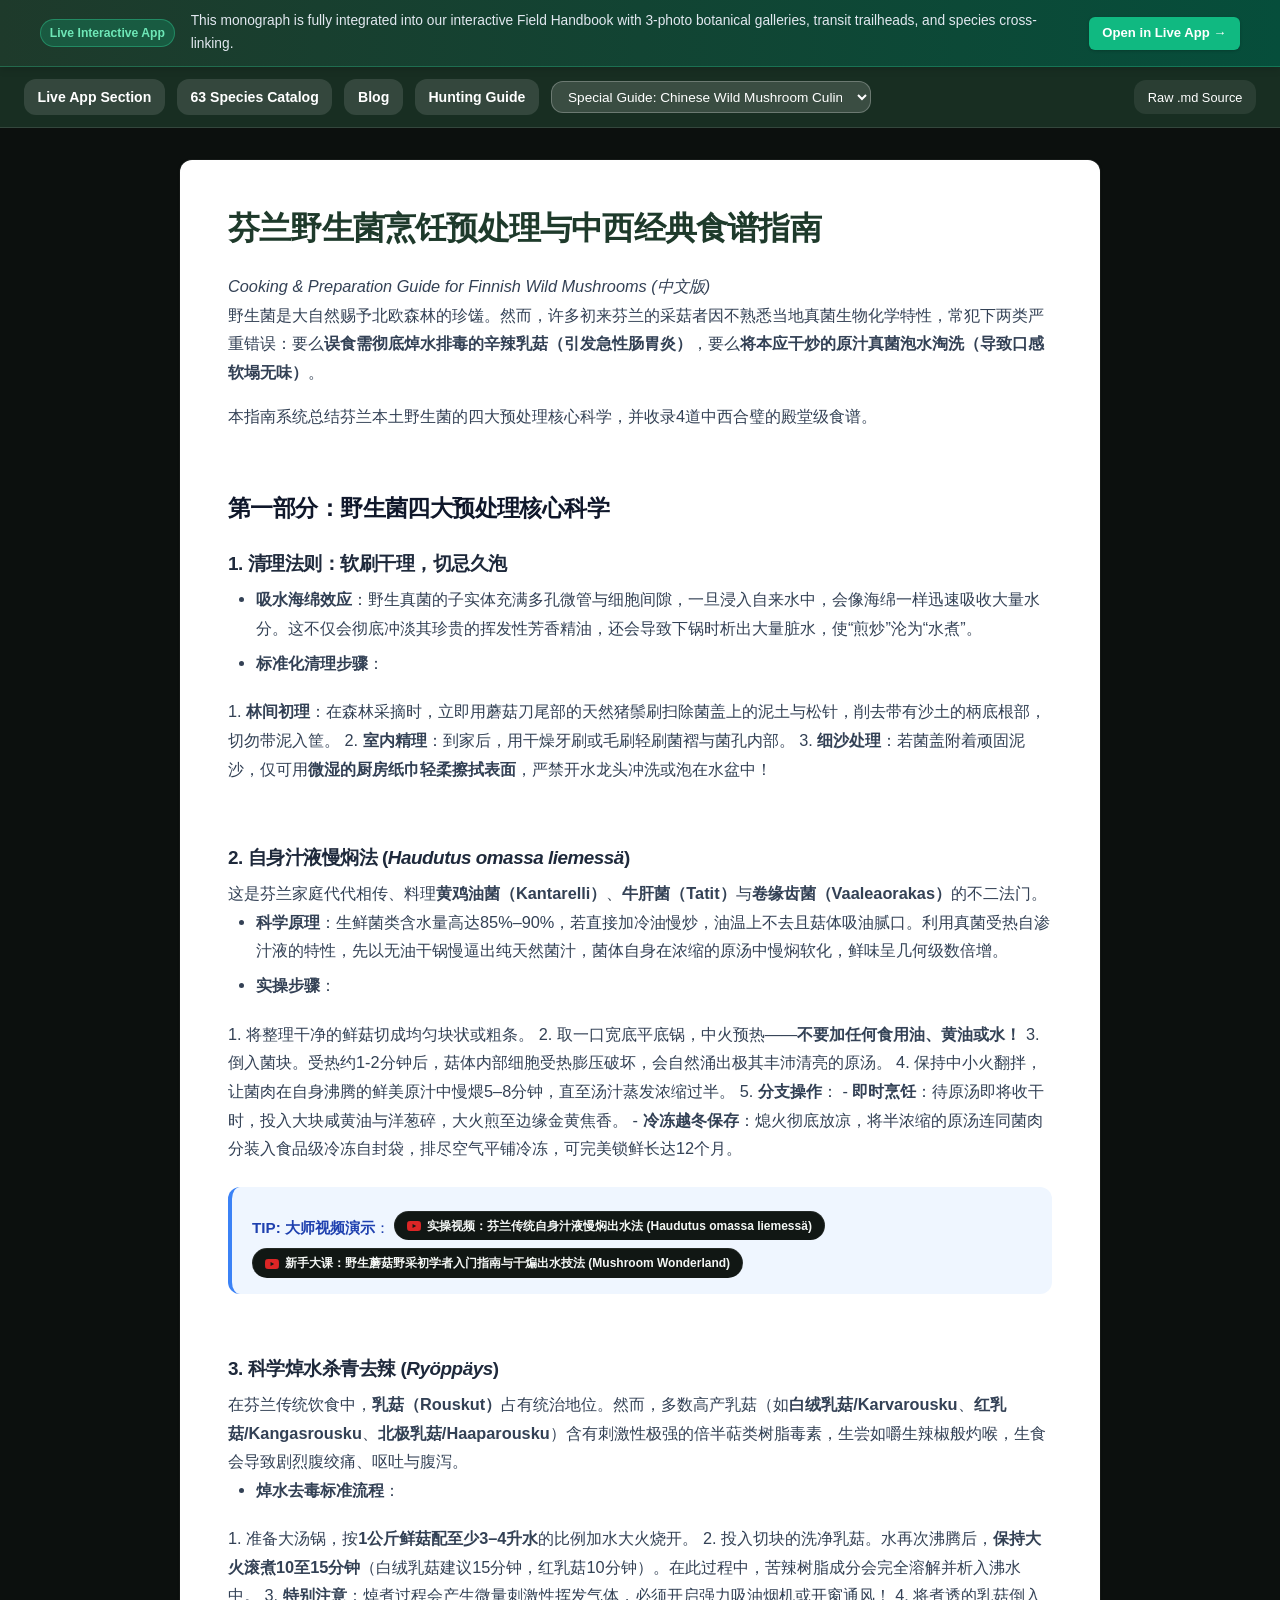
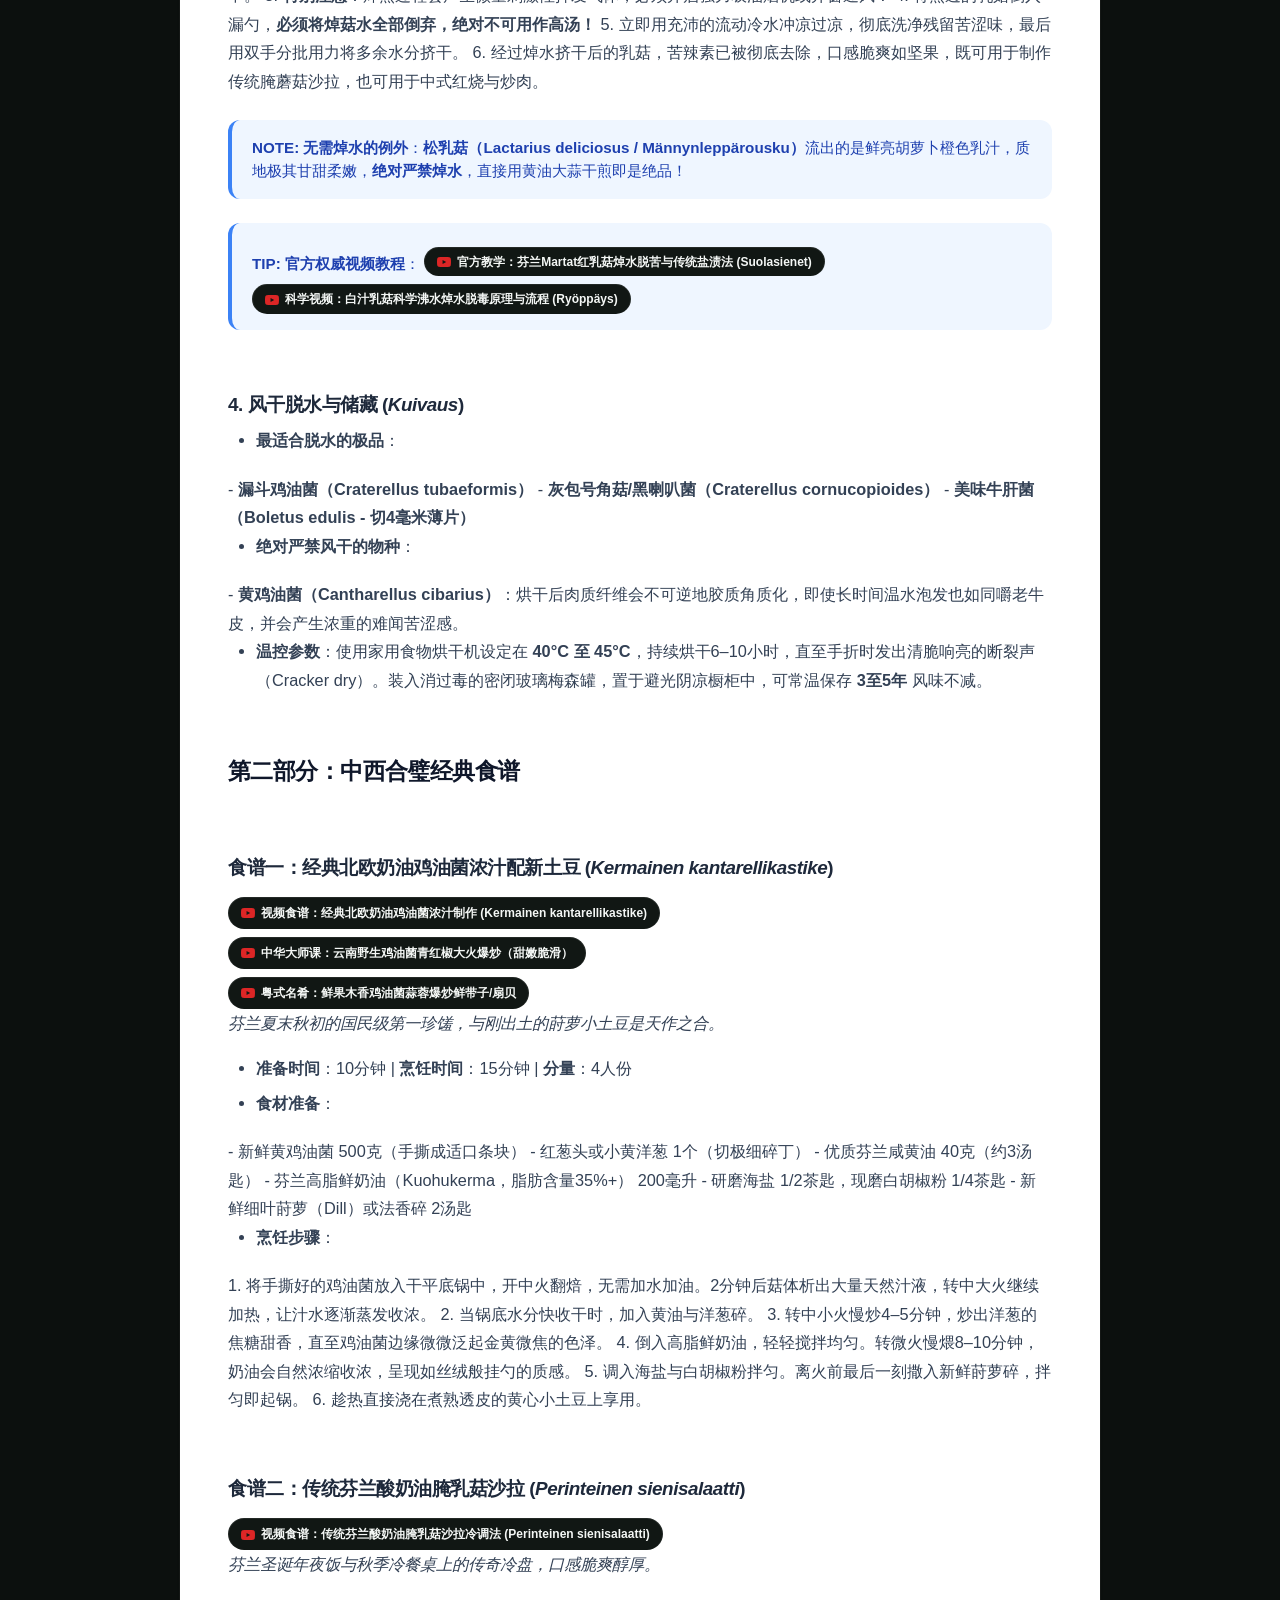
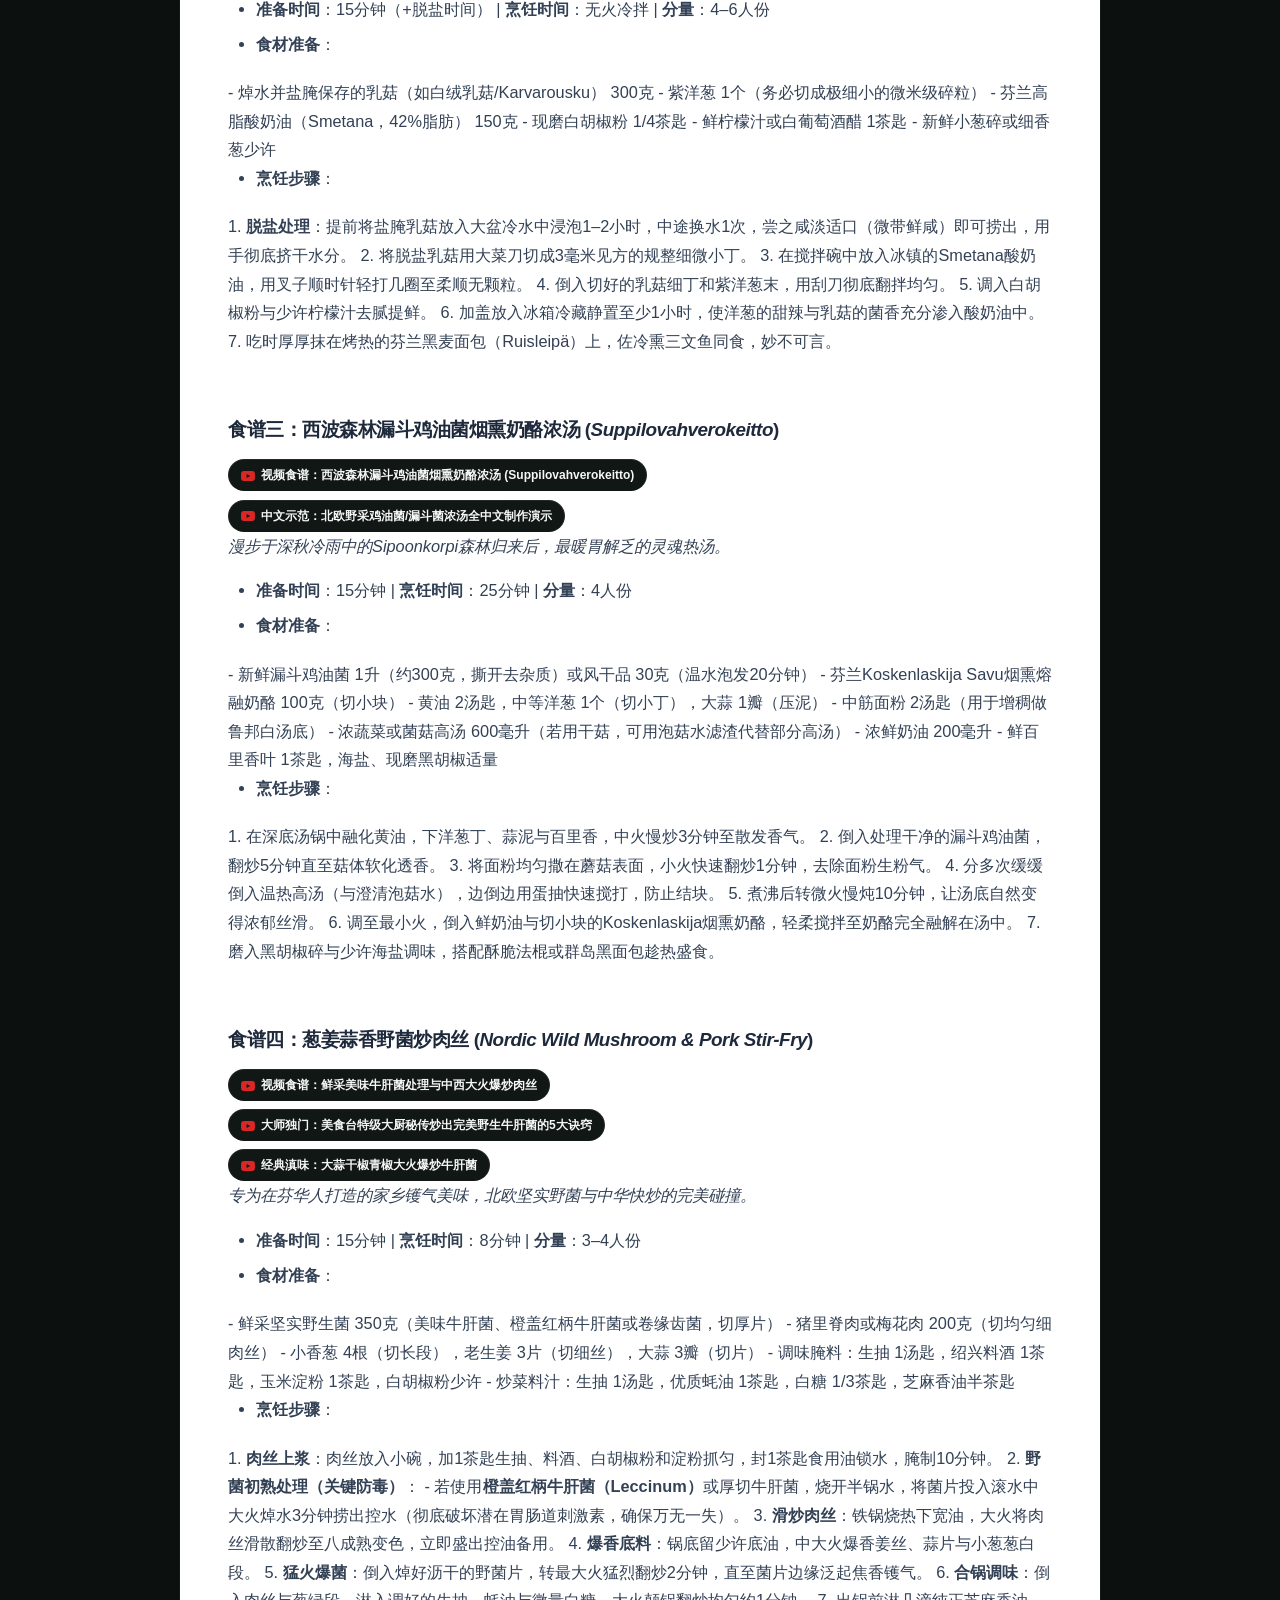
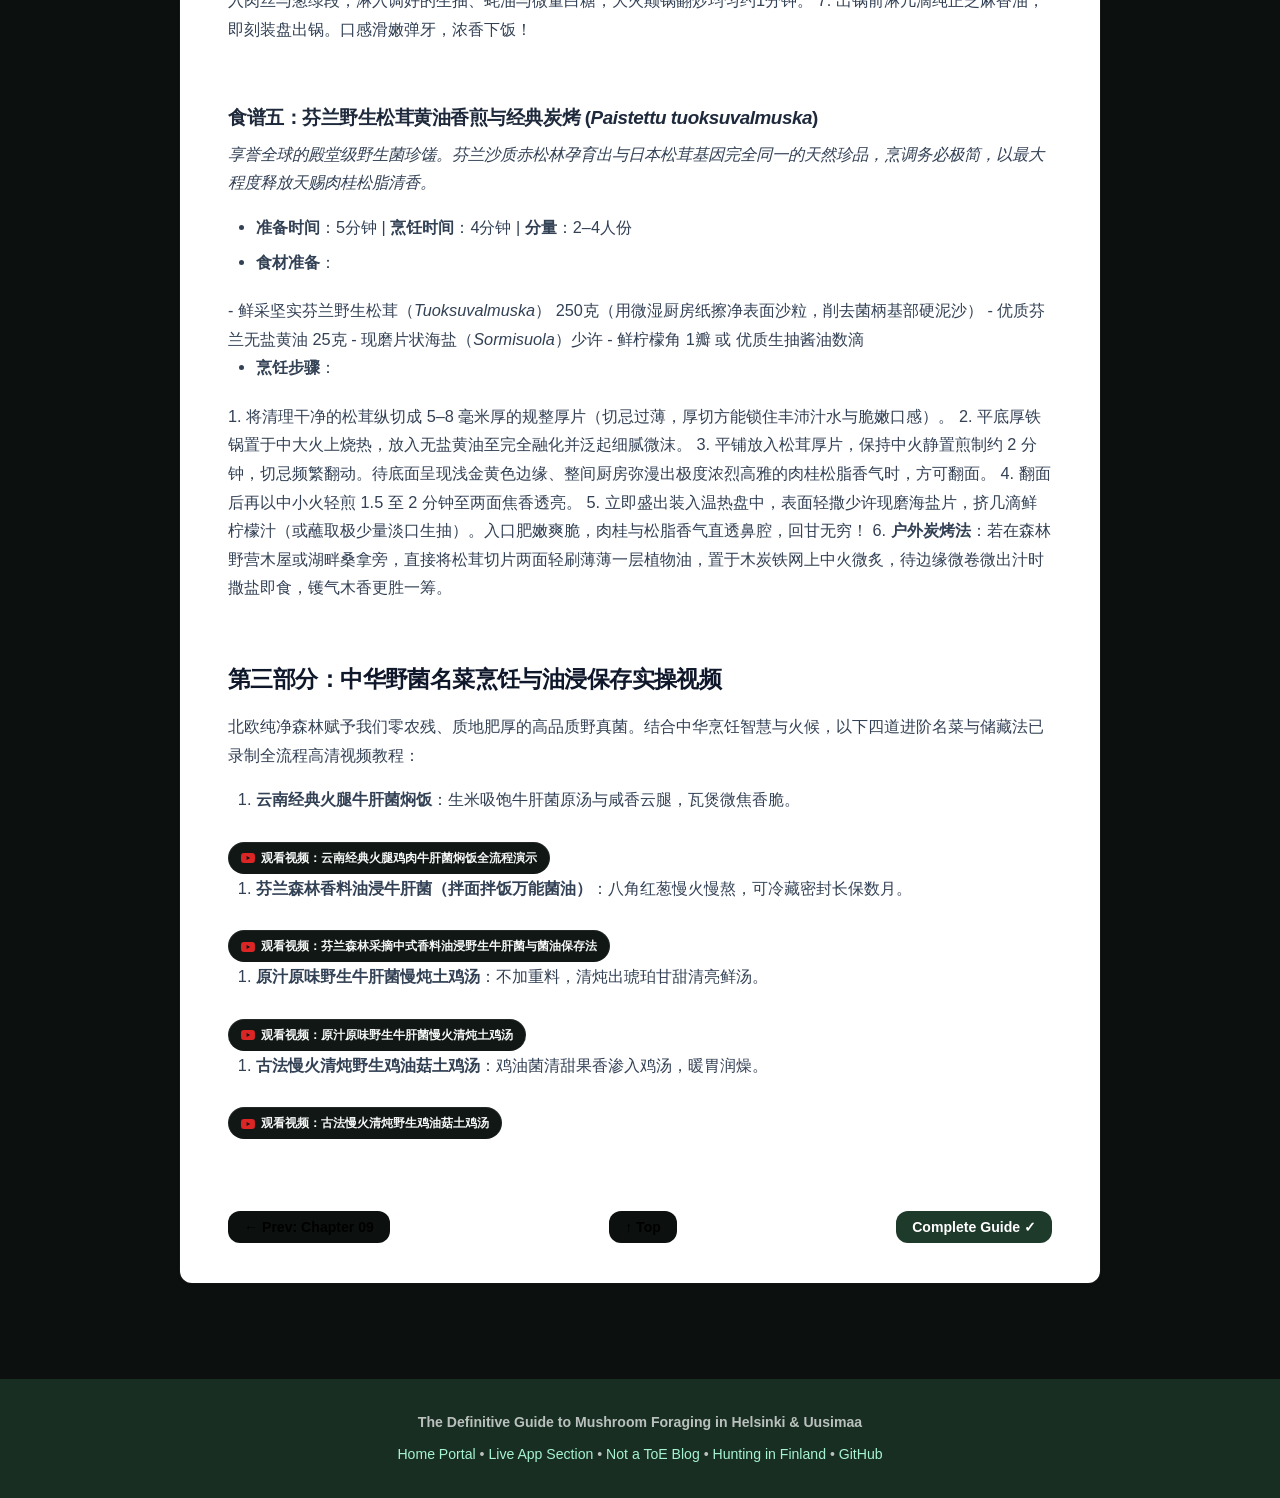
<file: docs/cooking_and_recipes_zh.html>
<!DOCTYPE html>
<html lang="en">
<head>
  <meta charset="UTF-8">
  <meta name="viewport" content="width=device-width, initial-scale=1.0">
  <title>Chinese Wild Mushroom Culinary Mastery & Cross-Culture Recipes | Helsinki Mushroom Guide</title>
  <link rel="stylesheet" href="../styles.css">
  <style>
    body {
      background-color: var(--bg);
      color: var(--text-main);
      min-height: 100vh;
      display: flex;
      flex-direction: column;
      font-family: -apple-system, BlinkMacSystemFont, "Segoe UI", Roboto, Helvetica, Arial, "PingFang SC", "Hiragino Sans GB", "Microsoft YaHei", sans-serif;
    }
    .doc-live-banner {
      background: linear-gradient(90deg, #1e3a2b 0%, #064e3b 100%);
      color: #ffffff;
      padding: 0.65rem 1.25rem;
      border-bottom: 1px solid rgba(52, 211, 153, 0.3);
      position: sticky;
      top: 0;
      z-index: 101;
      box-shadow: 0 2px 8px rgba(0,0,0,0.15);
    }
    .doc-live-banner-inner {
      max-width: 1200px;
      margin: 0 auto;
      display: flex;
      align-items: center;
      justify-content: space-between;
      gap: 1rem;
      flex-wrap: wrap;
    }
    .banner-badge {
      background: rgba(16, 185, 129, 0.25);
      color: #6ee7b7;
      font-size: 0.76rem;
      font-weight: 700;
      padding: 0.2rem 0.55rem;
      border-radius: 9999px;
      border: 1px solid rgba(52, 211, 153, 0.4);
      white-space: nowrap;
    }
    .banner-text {
      font-size: 0.86rem;
      color: #e2e8f0;
      flex: 1;
      min-width: 260px;
    }
    .banner-cta {
      background: #10b981;
      color: #ffffff;
      font-weight: 700;
      font-size: 0.82rem;
      text-decoration: none;
      padding: 0.35rem 0.85rem;
      border-radius: 6px;
      white-space: nowrap;
      transition: all 0.15s ease;
      box-shadow: 0 1px 3px rgba(0,0,0,0.2);
    }
    .banner-cta:hover {
      background: #059669;
      transform: translateY(-1px);
    }
    .doc-sticky-header {
      background: #182e22;
      backdrop-filter: blur(12px);
      border-bottom: 1px solid rgba(255, 255, 255, 0.12);
      padding: 0.75rem 1.5rem;
      display: flex;
      align-items: center;
      justify-content: space-between;
      gap: 1rem;
      flex-wrap: wrap;
    }
    .doc-nav-left {
      display: flex;
      align-items: center;
      gap: 0.75rem;
      flex-wrap: wrap;
    }
    .doc-btn-back {
      color: #fff;
      text-decoration: none;
      display: inline-flex;
      align-items: center;
      gap: 0.4rem;
      font-weight: 600;
      font-size: 0.88rem;
      padding: 0.4rem 0.85rem;
      background: rgba(255, 255, 255, 0.12);
      border-radius: var(--radius);
      transition: all 0.2s ease;
    }
    .doc-btn-back:hover {
      background: #2d5a42;
      color: #fff;
      transform: translateX(-2px);
    }
    .doc-select {
      background: rgba(255, 255, 255, 0.15);
      color: #fff;
      border: 1px solid rgba(255, 255, 255, 0.25);
      padding: 0.4rem 0.75rem;
      border-radius: var(--radius);
      font-size: 0.85rem;
      cursor: pointer;
      outline: none;
      max-width: 320px;
    }
    .doc-select option {
      background: #182e22;
      color: #fff;
    }
    .doc-main-container {
      max-width: 960px;
      margin: 2rem auto;
      padding: 0 1.25rem 4rem;
      flex: 1;
      width: 100%;
    }
    .doc-card {
      background: #ffffff;
      border-radius: var(--radius);
      padding: 2.5rem 3rem;
      box-shadow: var(--shadow);
      border: 1px solid var(--border);
    }
    .doc-content-area {
      line-height: 1.75;
      font-size: 1.02rem;
      color: #334155;
    }
    .doc-content-area h1 {
      font-size: 2rem;
      color: #1e3a2b;
      margin-top: 0.5rem;
      margin-bottom: 1rem;
      line-height: 1.25;
      border-bottom: 2px solid var(--border);
      padding-bottom: 0.5rem;
    }
    .doc-content-area h2 {
      font-size: 1.45rem;
      color: #0f172a;
      margin-top: 2rem;
      margin-bottom: 0.75rem;
      border-bottom: 1px solid var(--border);
      padding-bottom: 0.4rem;
    }
    .doc-content-area h3 {
      font-size: 1.18rem;
      color: #1e293b;
      margin-top: 1.5rem;
      margin-bottom: 0.6rem;
    }
    .doc-content-area p {
      margin-bottom: 1rem;
    }
    .doc-content-area ul, .doc-content-area ol {
      margin-bottom: 1.25rem;
      padding-left: 1.75rem;
    }
    .doc-content-area li {
      margin-bottom: 0.4rem;
    }
    .table-container {
      width: 100%;
      overflow-x: auto;
      margin: 1.5rem 0;
    }
    table {
      width: 100%;
      border-collapse: collapse;
      font-size: 0.92rem;
    }
    th, td {
      border: 1px solid var(--border);
      padding: 0.75rem 1rem;
      text-align: left;
    }
    th {
      background: #f8fafc;
      font-weight: 700;
      color: #0f172a;
    }
    tr:nth-child(even) td {
      background: #fcfcfd;
    }
    .reader-alert {
      padding: 1rem 1.25rem;
      border-radius: var(--radius);
      margin: 1.5rem 0;
      font-size: 0.95rem;
      line-height: 1.55;
    }
    .reader-alert.note {
      background-color: #eff6ff;
      border-left: 4px solid #3b82f6;
      color: #1e40af;
    }
    .reader-alert.warning {
      background-color: var(--warning-light);
      border-left: 4px solid var(--warning);
      color: #92400e;
    }
    .reader-alert.danger {
      background-color: var(--danger-light);
      border-left: 4px solid var(--danger);
      color: #991b1b;
    }
    .reader-figure {
      margin: 1.5rem 0;
      text-align: center;
    }
    .reader-figure img {
      max-width: 100%;
      border-radius: 8px;
      box-shadow: 0 4px 6px -1px rgba(0,0,0,0.1);
    }
    .reader-figure figcaption {
      margin-top: 0.5rem;
      font-size: 0.85rem;
      color: var(--text-muted);
      font-style: italic;
    }
    .inline-species-chip {
      display: inline-flex;
      align-items: center;
      gap: 0.25rem;
      background: #ecfdf5;
      color: #047857;
      border: 1px solid #a7f3d0;
      padding: 0.05rem 0.5rem;
      border-radius: 9999px;
      font-size: 0.88em;
      text-decoration: none;
      font-weight: 600;
      transition: all 0.15s ease;
      vertical-align: baseline;
      white-space: nowrap;
    }
    .inline-species-chip:hover {
      background: #10b981;
      color: #ffffff;
      border-color: #10b981;
      transform: translateY(-1px);
    }
    .inline-chapter-link {
      color: #047857;
      font-weight: 600;
      text-decoration: underline;
    }
    .inline-chapter-link:hover {
      color: #065f46;
    }
    pre {
      background: #0f172a;
      color: #f8fafc;
      padding: 1rem 1.25rem;
      border-radius: var(--radius);
      overflow-x: auto;
      font-size: 0.88rem;
      margin: 1.25rem 0;
    }
    code {
      font-family: ui-monospace, SFMono-Regular, Menlo, Monaco, Consolas, monospace;
      background: rgba(0,0,0,0.06);
      padding: 0.15rem 0.35rem;
      border-radius: 4px;
      font-size: 0.88em;
    }
    pre code {
      background: transparent;
      padding: 0;
    }
    blockquote {
      border-left: 4px solid #2d5a42;
      padding-left: 1rem;
      margin: 1.25rem 0;
      color: var(--text-muted);
      font-style: italic;
    }
    hr {
      border: 0;
      border-top: 1px solid var(--border);
      margin: 2rem 0;
    }
    .doc-footer-nav {
      display: flex;
      justify-content: space-between;
      align-items: center;
      margin-top: 3rem;
      padding-top: 1.5rem;
      border-top: 1px solid var(--border);
      flex-wrap: wrap;
      gap: 1rem;
    }
    .doc-nav-btn {
      padding: 0.5rem 1rem;
      border-radius: var(--radius);
      font-weight: 600;
      font-size: 0.88rem;
      text-decoration: none;
      background: var(--bg);
      border: 1px solid var(--border);
      color: var(--text-main);
      transition: all 0.2s ease;
    }
    .doc-nav-btn:hover {
      background: #2d5a42;
      color: #fff;
    }
    .doc-nav-btn.primary {
      background: #1e3a2b;
      color: #fff;
    }
    .doc-nav-btn.primary:hover {
      background: #2d5a42;
    }
    @media (max-width: 768px) {
      .doc-card {
        padding: 1.5rem;
      }
      .doc-content-area h1 {
        font-size: 1.5rem;
      }
      .doc-select {
        max-width: 100%;
        width: 100%;
      }
    }
  </style>
</head>
<body>

  <!-- Sticky Live App Banner -->
  <aside class="doc-live-banner" aria-label="Interactive Version Available">
    <div class="doc-live-banner-inner">
      <span class="banner-badge">Live Interactive App</span>
      <span class="banner-text">This monograph is fully integrated into our interactive Field Handbook with 3-photo botanical galleries, transit trailheads, and species cross-linking.</span>
      <a href="../index.html#/cooking" class="banner-cta">Open in Live App →</a>
    </div>
  </aside>

  <!-- Sticky Header Bar -->
  <header class="doc-sticky-header">
    <div class="doc-nav-left">
      <a href="../index.html#/cooking" class="doc-btn-back">Live App Section</a>
      <a href="../index.html#/catalog" class="doc-btn-back">63 Species Catalog</a>
      <a href="https://powerpig99.github.io/not-a-toe/" class="doc-btn-back" target="_blank" rel="noopener" title="Author Blog (Not a ToE)">Blog</a>
      <a href="https://powerpig99.github.io/hunting-in-finland/" class="doc-btn-back" target="_blank" rel="noopener" title="Companion Guide: Hunting in Finland">Hunting Guide</a>
      <select class="doc-select" onchange="if(this.value) window.location.href=this.value" aria-label="Jump to Chapter">
        
    <option value="01_legal_and_ethics.html" >
      Chapter 01: Legal Rights, Nature Protection & Forest Safety
    </option>
  
    <option value="02_helsinki_transit_spots_guide.html" >
      Chapter 02: Helsinki Foraging Spots by HSL Transit (Zone A–D)
    </option>
  
    <option value="03_seasonal_calendar_and_habitats.html" >
      Chapter 03: Seasonal Calendar, Habitats & The Chanterelle Dilemma
    </option>
  
    <option value="04_deadly_and_toxic_species.html" >
      Chapter 04: Deadly & Toxic Species Survival Manual
    </option>
  
    <option value="05_beginner_safe_species.html" >
      Chapter 05: The "Safe Five" Beginner Species
    </option>
  
    <option value="06_intermediate_and_advanced.html" >
      Chapter 06: Intermediate & Advanced Gourmet Species
    </option>
  
    <option value="07_preservation_and_recipes.html" >
      Chapter 07: Preservation & Authentic Finnish Recipes
    </option>
  
    <option value="08_expanded_edible_species_index.html" >
      Chapter 08: Master Index: 50+ Wild Edible Mushrooms of Finland
    </option>
  
    <option value="09_reishi_in_helsinki.html" >
      Chapter 09: Wild Reishi in Helsinki: Occurrence, Wetland Habitats, Host Trees & Lookalike Defense
    </option>
  
    <option value="cooking_and_recipes_zh.html" selected>
      Special Guide: Chinese Wild Mushroom Culinary Mastery & Cross-Culture Recipes
    </option>
  
      </select>
    </div>
    <div>
      <a href="cooking_and_recipes_zh.md" class="doc-btn-back" target="_blank" style="background:rgba(255,255,255,0.08); font-weight:normal; font-size:0.8rem;">Raw .md Source</a>
    </div>
  </header>

  <!-- Main Content -->
  <main class="doc-main-container">
    <article class="doc-card">
      <div class="doc-content-area">
        <h1>芬兰野生菌烹饪预处理与中西经典食谱指南</h1>
<em>Cooking & Preparation Guide for Finnish Wild Mushrooms (中文版)</em>

<p>野生菌是大自然赐予北欧森林的珍馐。然而，许多初来芬兰的采菇者因不熟悉当地真菌生物化学特性，常犯下两类严重错误：要么<strong>误食需彻底焯水排毒的辛辣乳菇（引发急性肠胃炎）</strong>，要么<strong>将本应干炒的原汁真菌泡水淘洗（导致口感软塌无味）</strong>。</p>

<p>本指南系统总结芬兰本土野生菌的四大预处理核心科学，并收录4道中西合璧的殿堂级食谱。</p>

<hr>

<h2>第一部分：野生菌四大预处理核心科学</h2>

<h3>1. 清理法则：软刷干理，切忌久泡</h3>
<ul>
  <li><strong>吸水海绵效应</strong>：野生真菌的子实体充满多孔微管与细胞间隙，一旦浸入自来水中，会像海绵一样迅速吸收大量水分。这不仅会彻底冲淡其珍贵的挥发性芳香精油，还会导致下锅时析出大量脏水，使“煎炒”沦为“水煮”。</li>
  <li><strong>标准化清理步骤</strong>：</li>
</ul>
  1. <strong>林间初理</strong>：在森林采摘时，立即用蘑菇刀尾部的天然猪鬃刷扫除菌盖上的泥土与松针，削去带有沙土的柄底根部，切勿带泥入筐。
  2. <strong>室内精理</strong>：到家后，用干燥牙刷或毛刷轻刷菌褶与菌孔内部。
  3. <strong>细沙处理</strong>：若菌盖附着顽固泥沙，仅可用<strong>微湿的厨房纸巾轻柔擦拭表面</strong>，严禁开水龙头冲洗或泡在水盆中！

<hr>

<h3>2. 自身汁液慢焖法 (<em>Haudutus omassa liemessä</em>)</h3>
这是芬兰家庭代代相传、料理<strong>黄鸡油菌（Kantarelli）</strong>、<strong>牛肝菌（Tatit）</strong>与<strong>卷缘齿菌（Vaaleaorakas）</strong>的不二法门。

<ul>
  <li><strong>科学原理</strong>：生鲜菌类含水量高达85%–90%，若直接加冷油慢炒，油温上不去且菇体吸油腻口。利用真菌受热自渗汁液的特性，先以无油干锅慢逼出纯天然菌汁，菌体自身在浓缩的原汤中慢焖软化，鲜味呈几何级数倍增。</li>
  <li><strong>实操步骤</strong>：</li>
</ul>
  1. 将整理干净的鲜菇切成均匀块状或粗条。
  2. 取一口宽底平底锅，中火预热——<strong>不要加任何食用油、黄油或水！</strong>
  3. 倒入菌块。受热约1-2分钟后，菇体内部细胞受热膨压破坏，会自然涌出极其丰沛清亮的原汤。
  4. 保持中小火翻拌，让菌肉在自身沸腾的鲜美原汁中慢煨5–8分钟，直至汤汁蒸发浓缩过半。
  5. <strong>分支操作</strong>：
     - <strong>即时烹饪</strong>：待原汤即将收干时，投入大块咸黄油与洋葱碎，大火煎至边缘金黄焦香。
     - <strong>冷冻越冬保存</strong>：熄火彻底放凉，将半浓缩的原汤连同菌肉分装入食品级冷冻自封袋，排尽空气平铺冷冻，可完美锁鲜长达12个月。

<div class="reader-alert note"><strong>TIP:</strong> <strong>大师视频演示</strong>：  
<a href="https://www.youtube.com/watch?v=RQd0Mli8SZc" target="_blank" rel="noopener noreferrer" class="inline-video-btn" title="实操视频：芬兰传统自身汁液慢焖出水法 (Haudutus omassa liemessä)"><svg width="14" height="14" viewBox="0 0 24 24" fill="currentColor" style="color: #dc2626;"><path d="M23.498 6.186a3.016 3.016 0 0 0-2.122-2.136C19.505 3.545 12 3.545 12 3.545s-7.505 0-9.377.505A3.017 3.017 0 0 0 .502 6.186C0 8.07 0 12 0 12s0 3.93.502 5.814a3.016 3.016 0 0 0 2.122 2.136c1.871.505 9.376.505 9.376.505s7.505 0 9.377-.505a3.015 3.015 0 0 0 2.122-2.136C24 15.93 24 12 24 12s0-3.93-.502-5.814zM9.545 15.568V8.432L15.818 12l-6.273 3.568z"/></svg><span>实操视频：芬兰传统自身汁液慢焖出水法 (Haudutus omassa liemessä)</span></a>  
<a href="https://www.youtube.com/watch?v=xoptBgrLlg0" target="_blank" rel="noopener noreferrer" class="inline-video-btn" title="新手大课：野生蘑菇野采初学者入门指南与干煸出水技法 (Mushroom Wonderland)"><svg width="14" height="14" viewBox="0 0 24 24" fill="currentColor" style="color: #dc2626;"><path d="M23.498 6.186a3.016 3.016 0 0 0-2.122-2.136C19.505 3.545 12 3.545 12 3.545s-7.505 0-9.377.505A3.017 3.017 0 0 0 .502 6.186C0 8.07 0 12 0 12s0 3.93.502 5.814a3.016 3.016 0 0 0 2.122 2.136c1.871.505 9.376.505 9.376.505s7.505 0 9.377-.505a3.015 3.015 0 0 0 2.122-2.136C24 15.93 24 12 24 12s0-3.93-.502-5.814zM9.545 15.568V8.432L15.818 12l-6.273 3.568z"/></svg><span>新手大课：野生蘑菇野采初学者入门指南与干煸出水技法 (Mushroom Wonderland)</span></a></div>

<hr>

<h3>3. 科学焯水杀青去辣 (<em>Ryöppäys</em>)</h3>
在芬兰传统饮食中，<strong>乳菇（Rouskut）</strong>占有统治地位。然而，多数高产乳菇（如<strong>白绒乳菇/Karvarousku</strong>、<strong>红乳菇/Kangasrousku</strong>、<strong>北极乳菇/Haaparousku</strong>）含有刺激性极强的倍半萜类树脂毒素，生尝如嚼生辣椒般灼喉，生食会导致剧烈腹绞痛、呕吐与腹泻。

<ul>
  <li><strong>焯水去毒标准流程</strong>：</li>
</ul>
  1. 准备大汤锅，按<strong>1公斤鲜菇配至少3–4升水</strong>的比例加水大火烧开。
  2. 投入切块的洗净乳菇。水再次沸腾后，<strong>保持大火滚煮10至15分钟</strong>（白绒乳菇建议15分钟，红乳菇10分钟）。在此过程中，苦辣树脂成分会完全溶解并析入沸水中。
  3. <strong>特别注意</strong>：焯煮过程会产生微量刺激性挥发气体，必须开启强力吸油烟机或开窗通风！
  4. 将煮透的乳菇倒入漏勺，<strong>必须将焯菇水全部倒弃，绝对不可用作高汤！</strong>
  5. 立即用充沛的流动冷水冲凉过凉，彻底洗净残留苦涩味，最后用双手分批用力将多余水分挤干。
  6. 经过焯水挤干后的乳菇，苦辣素已被彻底去除，口感脆爽如坚果，既可用于制作传统腌蘑菇沙拉，也可用于中式红烧与炒肉。

<div class="reader-alert note"><strong>NOTE:</strong> <strong>无需焯水的例外</strong>：<strong>松乳菇（Lactarius deliciosus / Männynleppärousku）</strong>流出的是鲜亮胡萝卜橙色乳汁，质地极其甘甜柔嫩，<strong>绝对严禁焯水</strong>，直接用黄油大蒜干煎即是绝品！</div>

<div class="reader-alert note"><strong>TIP:</strong> <strong>官方权威视频教程</strong>：  
<a href="https://www.youtube.com/watch?v=tL8_h3I0bC4" target="_blank" rel="noopener noreferrer" class="inline-video-btn" title="官方教学：芬兰Martat红乳菇焯水脱苦与传统盐渍法 (Suolasienet)"><svg width="14" height="14" viewBox="0 0 24 24" fill="currentColor" style="color: #dc2626;"><path d="M23.498 6.186a3.016 3.016 0 0 0-2.122-2.136C19.505 3.545 12 3.545 12 3.545s-7.505 0-9.377.505A3.017 3.017 0 0 0 .502 6.186C0 8.07 0 12 0 12s0 3.93.502 5.814a3.016 3.016 0 0 0 2.122 2.136c1.871.505 9.376.505 9.376.505s7.505 0 9.377-.505a3.015 3.015 0 0 0 2.122-2.136C24 15.93 24 12 24 12s0-3.93-.502-5.814zM9.545 15.568V8.432L15.818 12l-6.273 3.568z"/></svg><span>官方教学：芬兰Martat红乳菇焯水脱苦与传统盐渍法 (Suolasienet)</span></a>  
<a href="https://www.youtube.com/watch?v=6F67wBKOv0c" target="_blank" rel="noopener noreferrer" class="inline-video-btn" title="科学视频：白汁乳菇科学沸水焯水脱毒原理与流程 (Ryöppäys)"><svg width="14" height="14" viewBox="0 0 24 24" fill="currentColor" style="color: #dc2626;"><path d="M23.498 6.186a3.016 3.016 0 0 0-2.122-2.136C19.505 3.545 12 3.545 12 3.545s-7.505 0-9.377.505A3.017 3.017 0 0 0 .502 6.186C0 8.07 0 12 0 12s0 3.93.502 5.814a3.016 3.016 0 0 0 2.122 2.136c1.871.505 9.376.505 9.376.505s7.505 0 9.377-.505a3.015 3.015 0 0 0 2.122-2.136C24 15.93 24 12 24 12s0-3.93-.502-5.814zM9.545 15.568V8.432L15.818 12l-6.273 3.568z"/></svg><span>科学视频：白汁乳菇科学沸水焯水脱毒原理与流程 (Ryöppäys)</span></a></div>

<hr>

<h3>4. 风干脱水与储藏 (<em>Kuivaus</em>)</h3>
<ul>
  <li><strong>最适合脱水的极品</strong>：</li>
</ul>
  - <strong>漏斗鸡油菌（Craterellus tubaeformis）</strong>
  - <strong>灰包号角菇/黑喇叭菌（Craterellus cornucopioides）</strong>
  - <strong>美味牛肝菌（Boletus edulis - 切4毫米薄片）</strong>
<ul>
  <li><strong>绝对严禁风干的物种</strong>：</li>
</ul>
  - <strong>黄鸡油菌（Cantharellus cibarius）</strong>：烘干后肉质纤维会不可逆地胶质角质化，即使长时间温水泡发也如同嚼老牛皮，并会产生浓重的难闻苦涩感。
<ul>
  <li><strong>温控参数</strong>：使用家用食物烘干机设定在 <strong>40°C 至 45°C</strong>，持续烘干6–10小时，直至手折时发出清脆响亮的断裂声（Cracker dry）。装入消过毒的密闭玻璃梅森罐，置于避光阴凉橱柜中，可常温保存 <strong>3至5年</strong> 风味不减。</li>
</ul>

<hr>

<h2>第二部分：中西合璧经典食谱</h2>

<hr>

<h3>食谱一：经典北欧奶油鸡油菌浓汁配新土豆 (<em>Kermainen kantarellikastike</em>)</h3>

<p><a href="https://www.youtube.com/watch?v=0TysiLgHhd4" target="_blank" rel="noopener noreferrer" class="inline-video-btn" title="视频食谱：经典北欧奶油鸡油菌浓汁制作 (Kermainen kantarellikastike)"><svg width="14" height="14" viewBox="0 0 24 24" fill="currentColor" style="color: #dc2626;"><path d="M23.498 6.186a3.016 3.016 0 0 0-2.122-2.136C19.505 3.545 12 3.545 12 3.545s-7.505 0-9.377.505A3.017 3.017 0 0 0 .502 6.186C0 8.07 0 12 0 12s0 3.93.502 5.814a3.016 3.016 0 0 0 2.122 2.136c1.871.505 9.376.505 9.376.505s7.505 0 9.377-.505a3.015 3.015 0 0 0 2.122-2.136C24 15.93 24 12 24 12s0-3.93-.502-5.814zM9.545 15.568V8.432L15.818 12l-6.273 3.568z"/></svg><span>视频食谱：经典北欧奶油鸡油菌浓汁制作 (Kermainen kantarellikastike)</span></a>  <br><a href="https://www.youtube.com/watch?v=9NEKn4yqJvY" target="_blank" rel="noopener noreferrer" class="inline-video-btn" title="中华大师课：云南野生鸡油菌青红椒大火爆炒（甜嫩脆滑）"><svg width="14" height="14" viewBox="0 0 24 24" fill="currentColor" style="color: #dc2626;"><path d="M23.498 6.186a3.016 3.016 0 0 0-2.122-2.136C19.505 3.545 12 3.545 12 3.545s-7.505 0-9.377.505A3.017 3.017 0 0 0 .502 6.186C0 8.07 0 12 0 12s0 3.93.502 5.814a3.016 3.016 0 0 0 2.122 2.136c1.871.505 9.376.505 9.376.505s7.505 0 9.377-.505a3.015 3.015 0 0 0 2.122-2.136C24 15.93 24 12 24 12s0-3.93-.502-5.814zM9.545 15.568V8.432L15.818 12l-6.273 3.568z"/></svg><span>中华大师课：云南野生鸡油菌青红椒大火爆炒（甜嫩脆滑）</span></a>  <br><a href="https://www.youtube.com/watch?v=KYb4HSSahEk" target="_blank" rel="noopener noreferrer" class="inline-video-btn" title="粤式名肴：鲜果木香鸡油菌蒜蓉爆炒鲜带子/扇贝"><svg width="14" height="14" viewBox="0 0 24 24" fill="currentColor" style="color: #dc2626;"><path d="M23.498 6.186a3.016 3.016 0 0 0-2.122-2.136C19.505 3.545 12 3.545 12 3.545s-7.505 0-9.377.505A3.017 3.017 0 0 0 .502 6.186C0 8.07 0 12 0 12s0 3.93.502 5.814a3.016 3.016 0 0 0 2.122 2.136c1.871.505 9.376.505 9.376.505s7.505 0 9.377-.505a3.015 3.015 0 0 0 2.122-2.136C24 15.93 24 12 24 12s0-3.93-.502-5.814zM9.545 15.568V8.432L15.818 12l-6.273 3.568z"/></svg><span>粤式名肴：鲜果木香鸡油菌蒜蓉爆炒鲜带子/扇贝</span></a><br><em>芬兰夏末秋初的国民级第一珍馐，与刚出土的莳萝小土豆是天作之合。</em></p>

<ul>
  <li><strong>准备时间</strong>：10分钟 | <strong>烹饪时间</strong>：15分钟 | <strong>分量</strong>：4人份</li>
  <li><strong>食材准备</strong>：</li>
</ul>
  - 新鲜黄鸡油菌 500克（手撕成适口条块）
  - 红葱头或小黄洋葱 1个（切极细碎丁）
  - 优质芬兰咸黄油 40克（约3汤匙）
  - 芬兰高脂鲜奶油（Kuohukerma，脂肪含量35%+） 200毫升
  - 研磨海盐 1/2茶匙，现磨白胡椒粉 1/4茶匙
  - 新鲜细叶莳萝（Dill）或法香碎 2汤匙

<ul>
  <li><strong>烹饪步骤</strong>：</li>
</ul>
  1. 将手撕好的鸡油菌放入干平底锅中，开中火翻焙，无需加水加油。2分钟后菇体析出大量天然汁液，转中大火继续加热，让汁水逐渐蒸发收浓。
  2. 当锅底水分快收干时，加入黄油与洋葱碎。
  3. 转中小火慢炒4–5分钟，炒出洋葱的焦糖甜香，直至鸡油菌边缘微微泛起金黄微焦的色泽。
  4. 倒入高脂鲜奶油，轻轻搅拌均匀。转微火慢煨8–10分钟，奶油会自然浓缩收浓，呈现如丝绒般挂勺的质感。
  5. 调入海盐与白胡椒粉拌匀。离火前最后一刻撒入新鲜莳萝碎，拌匀即起锅。
  6. 趁热直接浇在煮熟透皮的黄心小土豆上享用。

<hr>

<h3>食谱二：传统芬兰酸奶油腌乳菇沙拉 (<em>Perinteinen sienisalaatti</em>)</h3>

<p><a href="https://www.youtube.com/watch?v=RQR7FLnapZo" target="_blank" rel="noopener noreferrer" class="inline-video-btn" title="视频食谱：传统芬兰酸奶油腌乳菇沙拉冷调法 (Perinteinen sienisalaatti)"><svg width="14" height="14" viewBox="0 0 24 24" fill="currentColor" style="color: #dc2626;"><path d="M23.498 6.186a3.016 3.016 0 0 0-2.122-2.136C19.505 3.545 12 3.545 12 3.545s-7.505 0-9.377.505A3.017 3.017 0 0 0 .502 6.186C0 8.07 0 12 0 12s0 3.93.502 5.814a3.016 3.016 0 0 0 2.122 2.136c1.871.505 9.376.505 9.376.505s7.505 0 9.377-.505a3.015 3.015 0 0 0 2.122-2.136C24 15.93 24 12 24 12s0-3.93-.502-5.814zM9.545 15.568V8.432L15.818 12l-6.273 3.568z"/></svg><span>视频食谱：传统芬兰酸奶油腌乳菇沙拉冷调法 (Perinteinen sienisalaatti)</span></a><br><em>芬兰圣诞年夜饭与秋季冷餐桌上的传奇冷盘，口感脆爽醇厚。</em></p>

<ul>
  <li><strong>准备时间</strong>：15分钟（+脱盐时间） | <strong>烹饪时间</strong>：无火冷拌 | <strong>分量</strong>：4–6人份</li>
  <li><strong>食材准备</strong>：</li>
</ul>
  - 焯水并盐腌保存的乳菇（如白绒乳菇/Karvarousku） 300克
  - 紫洋葱 1个（务必切成极细小的微米级碎粒）
  - 芬兰高脂酸奶油（Smetana，42%脂肪） 150克
  - 现磨白胡椒粉 1/4茶匙
  - 鲜柠檬汁或白葡萄酒醋 1茶匙
  - 新鲜小葱碎或细香葱少许

<ul>
  <li><strong>烹饪步骤</strong>：</li>
</ul>
  1. <strong>脱盐处理</strong>：提前将盐腌乳菇放入大盆冷水中浸泡1–2小时，中途换水1次，尝之咸淡适口（微带鲜咸）即可捞出，用手彻底挤干水分。
  2. 将脱盐乳菇用大菜刀切成3毫米见方的规整细微小丁。
  3. 在搅拌碗中放入冰镇的Smetana酸奶油，用叉子顺时针轻打几圈至柔顺无颗粒。
  4. 倒入切好的乳菇细丁和紫洋葱末，用刮刀彻底翻拌均匀。
  5. 调入白胡椒粉与少许柠檬汁去腻提鲜。
  6. 加盖放入冰箱冷藏静置至少1小时，使洋葱的甜辣与乳菇的菌香充分渗入酸奶油中。
  7. 吃时厚厚抹在烤热的芬兰黑麦面包（Ruisleipä）上，佐冷熏三文鱼同食，妙不可言。

<hr>

<h3>食谱三：西波森林漏斗鸡油菌烟熏奶酪浓汤 (<em>Suppilovahverokeitto</em>)</h3>

<p><a href="https://www.youtube.com/watch?v=-fyPqfJxX5s" target="_blank" rel="noopener noreferrer" class="inline-video-btn" title="视频食谱：西波森林漏斗鸡油菌烟熏奶酪浓汤 (Suppilovahverokeitto)"><svg width="14" height="14" viewBox="0 0 24 24" fill="currentColor" style="color: #dc2626;"><path d="M23.498 6.186a3.016 3.016 0 0 0-2.122-2.136C19.505 3.545 12 3.545 12 3.545s-7.505 0-9.377.505A3.017 3.017 0 0 0 .502 6.186C0 8.07 0 12 0 12s0 3.93.502 5.814a3.016 3.016 0 0 0 2.122 2.136c1.871.505 9.376.505 9.376.505s7.505 0 9.377-.505a3.015 3.015 0 0 0 2.122-2.136C24 15.93 24 12 24 12s0-3.93-.502-5.814zM9.545 15.568V8.432L15.818 12l-6.273 3.568z"/></svg><span>视频食谱：西波森林漏斗鸡油菌烟熏奶酪浓汤 (Suppilovahverokeitto)</span></a>  <br><a href="https://www.youtube.com/watch?v=BQxezCwNZ98" target="_blank" rel="noopener noreferrer" class="inline-video-btn" title="中文示范：北欧野采鸡油菌/漏斗菌浓汤全中文制作演示"><svg width="14" height="14" viewBox="0 0 24 24" fill="currentColor" style="color: #dc2626;"><path d="M23.498 6.186a3.016 3.016 0 0 0-2.122-2.136C19.505 3.545 12 3.545 12 3.545s-7.505 0-9.377.505A3.017 3.017 0 0 0 .502 6.186C0 8.07 0 12 0 12s0 3.93.502 5.814a3.016 3.016 0 0 0 2.122 2.136c1.871.505 9.376.505 9.376.505s7.505 0 9.377-.505a3.015 3.015 0 0 0 2.122-2.136C24 15.93 24 12 24 12s0-3.93-.502-5.814zM9.545 15.568V8.432L15.818 12l-6.273 3.568z"/></svg><span>中文示范：北欧野采鸡油菌/漏斗菌浓汤全中文制作演示</span></a><br><em>漫步于深秋冷雨中的Sipoonkorpi森林归来后，最暖胃解乏的灵魂热汤。</em></p>

<ul>
  <li><strong>准备时间</strong>：15分钟 | <strong>烹饪时间</strong>：25分钟 | <strong>分量</strong>：4人份</li>
  <li><strong>食材准备</strong>：</li>
</ul>
  - 新鲜漏斗鸡油菌 1升（约300克，撕开去杂质）或风干品 30克（温水泡发20分钟）
  - 芬兰Koskenlaskija Savu烟熏熔融奶酪 100克（切小块）
  - 黄油 2汤匙，中等洋葱 1个（切小丁），大蒜 1瓣（压泥）
  - 中筋面粉 2汤匙（用于增稠做鲁邦白汤底）
  - 浓蔬菜或菌菇高汤 600毫升（若用干菇，可用泡菇水滤渣代替部分高汤）
  - 浓鲜奶油 200毫升
  - 鲜百里香叶 1茶匙，海盐、现磨黑胡椒适量

<ul>
  <li><strong>烹饪步骤</strong>：</li>
</ul>
  1. 在深底汤锅中融化黄油，下洋葱丁、蒜泥与百里香，中火慢炒3分钟至散发香气。
  2. 倒入处理干净的漏斗鸡油菌，翻炒5分钟直至菇体软化透香。
  3. 将面粉均匀撒在蘑菇表面，小火快速翻炒1分钟，去除面粉生粉气。
  4. 分多次缓缓倒入温热高汤（与澄清泡菇水），边倒边用蛋抽快速搅打，防止结块。
  5. 煮沸后转微火慢炖10分钟，让汤底自然变得浓郁丝滑。
  6. 调至最小火，倒入鲜奶油与切小块的Koskenlaskija烟熏奶酪，轻柔搅拌至奶酪完全融解在汤中。
  7. 磨入黑胡椒碎与少许海盐调味，搭配酥脆法棍或群岛黑面包趁热盛食。

<hr>

<h3>食谱四：葱姜蒜香野菌炒肉丝 (<em>Nordic Wild Mushroom & Pork Stir-Fry</em>)</h3>

<p><a href="https://www.youtube.com/watch?v=XWB5C1ludQc" target="_blank" rel="noopener noreferrer" class="inline-video-btn" title="视频食谱：鲜采美味牛肝菌处理与中西大火爆炒肉丝"><svg width="14" height="14" viewBox="0 0 24 24" fill="currentColor" style="color: #dc2626;"><path d="M23.498 6.186a3.016 3.016 0 0 0-2.122-2.136C19.505 3.545 12 3.545 12 3.545s-7.505 0-9.377.505A3.017 3.017 0 0 0 .502 6.186C0 8.07 0 12 0 12s0 3.93.502 5.814a3.016 3.016 0 0 0 2.122 2.136c1.871.505 9.376.505 9.376.505s7.505 0 9.377-.505a3.015 3.015 0 0 0 2.122-2.136C24 15.93 24 12 24 12s0-3.93-.502-5.814zM9.545 15.568V8.432L15.818 12l-6.273 3.568z"/></svg><span>视频食谱：鲜采美味牛肝菌处理与中西大火爆炒肉丝</span></a>  <br><a href="https://www.youtube.com/watch?v=c_KosrETlbs" target="_blank" rel="noopener noreferrer" class="inline-video-btn" title="大师独门：美食台特级大厨秘传炒出完美野生牛肝菌的5大诀窍"><svg width="14" height="14" viewBox="0 0 24 24" fill="currentColor" style="color: #dc2626;"><path d="M23.498 6.186a3.016 3.016 0 0 0-2.122-2.136C19.505 3.545 12 3.545 12 3.545s-7.505 0-9.377.505A3.017 3.017 0 0 0 .502 6.186C0 8.07 0 12 0 12s0 3.93.502 5.814a3.016 3.016 0 0 0 2.122 2.136c1.871.505 9.376.505 9.376.505s7.505 0 9.377-.505a3.015 3.015 0 0 0 2.122-2.136C24 15.93 24 12 24 12s0-3.93-.502-5.814zM9.545 15.568V8.432L15.818 12l-6.273 3.568z"/></svg><span>大师独门：美食台特级大厨秘传炒出完美野生牛肝菌的5大诀窍</span></a>  <br><a href="https://www.youtube.com/watch?v=zBrJFnXTMcQ" target="_blank" rel="noopener noreferrer" class="inline-video-btn" title="经典滇味：大蒜干椒青椒大火爆炒牛肝菌"><svg width="14" height="14" viewBox="0 0 24 24" fill="currentColor" style="color: #dc2626;"><path d="M23.498 6.186a3.016 3.016 0 0 0-2.122-2.136C19.505 3.545 12 3.545 12 3.545s-7.505 0-9.377.505A3.017 3.017 0 0 0 .502 6.186C0 8.07 0 12 0 12s0 3.93.502 5.814a3.016 3.016 0 0 0 2.122 2.136c1.871.505 9.376.505 9.376.505s7.505 0 9.377-.505a3.015 3.015 0 0 0 2.122-2.136C24 15.93 24 12 24 12s0-3.93-.502-5.814zM9.545 15.568V8.432L15.818 12l-6.273 3.568z"/></svg><span>经典滇味：大蒜干椒青椒大火爆炒牛肝菌</span></a><br><em>专为在芬华人打造的家乡镬气美味，北欧坚实野菌与中华快炒的完美碰撞。</em></p>

<ul>
  <li><strong>准备时间</strong>：15分钟 | <strong>烹饪时间</strong>：8分钟 | <strong>分量</strong>：3–4人份</li>
  <li><strong>食材准备</strong>：</li>
</ul>
  - 鲜采坚实野生菌 350克（美味牛肝菌、橙盖红柄牛肝菌或卷缘齿菌，切厚片）
  - 猪里脊肉或梅花肉 200克（切均匀细肉丝）
  - 小香葱 4根（切长段），老生姜 3片（切细丝），大蒜 3瓣（切片）
  - 调味腌料：生抽 1汤匙，绍兴料酒 1茶匙，玉米淀粉 1茶匙，白胡椒粉少许
  - 炒菜料汁：生抽 1汤匙，优质蚝油 1茶匙，白糖 1/3茶匙，芝麻香油半茶匙

<ul>
  <li><strong>烹饪步骤</strong>：</li>
</ul>
  1. <strong>肉丝上浆</strong>：肉丝放入小碗，加1茶匙生抽、料酒、白胡椒粉和淀粉抓匀，封1茶匙食用油锁水，腌制10分钟。
  2. <strong>野菌初熟处理（关键防毒）</strong>：
     - 若使用<strong>橙盖红柄牛肝菌（Leccinum）</strong>或厚切牛肝菌，烧开半锅水，将菌片投入滚水中大火焯水3分钟捞出控水（彻底破坏潜在胃肠道刺激素，确保万无一失）。
  3. <strong>滑炒肉丝</strong>：铁锅烧热下宽油，大火将肉丝滑散翻炒至八成熟变色，立即盛出控油备用。
  4. <strong>爆香底料</strong>：锅底留少许底油，中大火爆香姜丝、蒜片与小葱葱白段。
  5. <strong>猛火爆菌</strong>：倒入焯好沥干的野菌片，转最大火猛烈翻炒2分钟，直至菌片边缘泛起焦香镬气。
  6. <strong>合锅调味</strong>：倒入肉丝与葱绿段，淋入调好的生抽、蚝油与微量白糖，大火颠锅翻炒均匀约1分钟。
  7. 出锅前淋几滴纯正芝麻香油，即刻装盘出锅。口感滑嫩弹牙，浓香下饭！

<hr>

<h3>食谱五：芬兰野生松茸黄油香煎与经典炭烤 (<em>Paistettu tuoksuvalmuska</em>)</h3>

<p><em>享誉全球的殿堂级野生菌珍馐。芬兰沙质赤松林孕育出与日本松茸基因完全同一的天然珍品，烹调务必极简，以最大程度释放天赐肉桂松脂清香。</em></p>

<ul>
  <li><strong>准备时间</strong>：5分钟 | <strong>烹饪时间</strong>：4分钟 | <strong>分量</strong>：2–4人份</li>
  <li><strong>食材准备</strong>：</li>
</ul>
  - 鲜采坚实芬兰野生松茸（<em>Tuoksuvalmuska</em>） 250克（用微湿厨房纸擦净表面沙粒，削去菌柄基部硬泥沙）
  - 优质芬兰无盐黄油 25克
  - 现磨片状海盐（<em>Sormisuola</em>）少许
  - 鲜柠檬角 1瓣 或 优质生抽酱油数滴

<ul>
  <li><strong>烹饪步骤</strong>：</li>
</ul>
  1. 将清理干净的松茸纵切成 5–8 毫米厚的规整厚片（切忌过薄，厚切方能锁住丰沛汁水与脆嫩口感）。
  2. 平底厚铁锅置于中大火上烧热，放入无盐黄油至完全融化并泛起细腻微沫。
  3. 平铺放入松茸厚片，保持中火静置煎制约 2 分钟，切忌频繁翻动。待底面呈现浅金黄色边缘、整间厨房弥漫出极度浓烈高雅的肉桂松脂香气时，方可翻面。
  4. 翻面后再以中小火轻煎 1.5 至 2 分钟至两面焦香透亮。
  5. 立即盛出装入温热盘中，表面轻撒少许现磨海盐片，挤几滴鲜柠檬汁（或蘸取极少量淡口生抽）。入口肥嫩爽脆，肉桂与松脂香气直透鼻腔，回甘无穷！
  6. <strong>户外炭烤法</strong>：若在森林野营木屋或湖畔桑拿旁，直接将松茸切片两面轻刷薄薄一层植物油，置于木炭铁网上中火微炙，待边缘微卷微出汁时撒盐即食，镬气木香更胜一筹。

<hr>

<h2>第三部分：中华野菌名菜烹饪与油浸保存实操视频</h2>

<p>北欧纯净森林赋予我们零农残、质地肥厚的高品质野真菌。结合中华烹饪智慧与火候，以下四道进阶名菜与储藏法已录制全流程高清视频教程：</p>

<ol>
  <li><strong>云南经典火腿牛肝菌焖饭</strong>：生米吸饱牛肝菌原汤与咸香云腿，瓦煲微焦香脆。</li>
</ol>
   <a href="https://www.youtube.com/watch?v=PmO9194VTnw" target="_blank" rel="noopener noreferrer" class="inline-video-btn" title="观看视频：云南经典火腿鸡肉牛肝菌焖饭全流程演示"><svg width="14" height="14" viewBox="0 0 24 24" fill="currentColor" style="color: #dc2626;"><path d="M23.498 6.186a3.016 3.016 0 0 0-2.122-2.136C19.505 3.545 12 3.545 12 3.545s-7.505 0-9.377.505A3.017 3.017 0 0 0 .502 6.186C0 8.07 0 12 0 12s0 3.93.502 5.814a3.016 3.016 0 0 0 2.122 2.136c1.871.505 9.376.505 9.376.505s7.505 0 9.377-.505a3.015 3.015 0 0 0 2.122-2.136C24 15.93 24 12 24 12s0-3.93-.502-5.814zM9.545 15.568V8.432L15.818 12l-6.273 3.568z"/></svg><span>观看视频：云南经典火腿鸡肉牛肝菌焖饭全流程演示</span></a>
<ol>
  <li><strong>芬兰森林香料油浸牛肝菌（拌面拌饭万能菌油）</strong>：八角红葱慢火慢熬，可冷藏密封长保数月。</li>
</ol>
   <a href="https://www.youtube.com/watch?v=-H_7xTFu8Ls" target="_blank" rel="noopener noreferrer" class="inline-video-btn" title="观看视频：芬兰森林采摘中式香料油浸野生牛肝菌与菌油保存法"><svg width="14" height="14" viewBox="0 0 24 24" fill="currentColor" style="color: #dc2626;"><path d="M23.498 6.186a3.016 3.016 0 0 0-2.122-2.136C19.505 3.545 12 3.545 12 3.545s-7.505 0-9.377.505A3.017 3.017 0 0 0 .502 6.186C0 8.07 0 12 0 12s0 3.93.502 5.814a3.016 3.016 0 0 0 2.122 2.136c1.871.505 9.376.505 9.376.505s7.505 0 9.377-.505a3.015 3.015 0 0 0 2.122-2.136C24 15.93 24 12 24 12s0-3.93-.502-5.814zM9.545 15.568V8.432L15.818 12l-6.273 3.568z"/></svg><span>观看视频：芬兰森林采摘中式香料油浸野生牛肝菌与菌油保存法</span></a>
<ol>
  <li><strong>原汁原味野生牛肝菌慢炖土鸡汤</strong>：不加重料，清炖出琥珀甘甜清亮鲜汤。</li>
</ol>
   <a href="https://www.youtube.com/watch?v=BSvep9GRHlg" target="_blank" rel="noopener noreferrer" class="inline-video-btn" title="观看视频：原汁原味野生牛肝菌慢火清炖土鸡汤"><svg width="14" height="14" viewBox="0 0 24 24" fill="currentColor" style="color: #dc2626;"><path d="M23.498 6.186a3.016 3.016 0 0 0-2.122-2.136C19.505 3.545 12 3.545 12 3.545s-7.505 0-9.377.505A3.017 3.017 0 0 0 .502 6.186C0 8.07 0 12 0 12s0 3.93.502 5.814a3.016 3.016 0 0 0 2.122 2.136c1.871.505 9.376.505 9.376.505s7.505 0 9.377-.505a3.015 3.015 0 0 0 2.122-2.136C24 15.93 24 12 24 12s0-3.93-.502-5.814zM9.545 15.568V8.432L15.818 12l-6.273 3.568z"/></svg><span>观看视频：原汁原味野生牛肝菌慢火清炖土鸡汤</span></a>
<ol>
  <li><strong>古法慢火清炖野生鸡油菇土鸡汤</strong>：鸡油菌清甜果香渗入鸡汤，暖胃润燥。</li>
</ol>
   <a href="https://www.youtube.com/watch?v=OIByq7YxNdg" target="_blank" rel="noopener noreferrer" class="inline-video-btn" title="观看视频：古法慢火清炖野生鸡油菇土鸡汤"><svg width="14" height="14" viewBox="0 0 24 24" fill="currentColor" style="color: #dc2626;"><path d="M23.498 6.186a3.016 3.016 0 0 0-2.122-2.136C19.505 3.545 12 3.545 12 3.545s-7.505 0-9.377.505A3.017 3.017 0 0 0 .502 6.186C0 8.07 0 12 0 12s0 3.93.502 5.814a3.016 3.016 0 0 0 2.122 2.136c1.871.505 9.376.505 9.376.505s7.505 0 9.377-.505a3.015 3.015 0 0 0 2.122-2.136C24 15.93 24 12 24 12s0-3.93-.502-5.814zM9.545 15.568V8.432L15.818 12l-6.273 3.568z"/></svg><span>观看视频：古法慢火清炖野生鸡油菇土鸡汤</span></a>
      </div>

      <!-- Navigation Footer -->
      <footer class="doc-footer-nav">
        <div>
          <a href="09_reishi_in_helsinki.html" class="doc-nav-btn">← Prev: Chapter 09</a>
        </div>
        <div>
          <button onclick="window.scrollTo({top:0, behavior:'smooth'})" class="doc-nav-btn" style="cursor:pointer;">↑ Top</button>
        </div>
        <div>
          <a href="../index.html#/catalog" class="doc-nav-btn primary">Complete Guide ✓</a>
        </div>
      </footer>
    </article>
  </main>

  <footer style="background:#182e22; color:rgba(255,255,255,0.7); text-align:center; padding:2rem 1rem; font-size:0.88rem;">
    <p><strong>The Definitive Guide to Mushroom Foraging in Helsinki & Uusimaa</strong></p>
    <p style="margin-top:0.5rem;">
      <a href="../index.html" style="color:#a7f3d0;">Home Portal</a> • 
      <a href="../index.html#/cooking" style="color:#a7f3d0;">Live App Section</a> • 
      <a href="https://powerpig99.github.io/not-a-toe/" style="color:#a7f3d0;" target="_blank" rel="noopener">Not a ToE Blog</a> • 
      <a href="https://powerpig99.github.io/hunting-in-finland/" style="color:#a7f3d0;" target="_blank" rel="noopener">Hunting in Finland</a> • 
      <a href="https://github.com/powerpig99/helsinki-mushroom-guide" style="color:#a7f3d0;" target="_blank" rel="noopener">GitHub</a>
    </p>
  </footer>

</body>
</html>
</file>
<file: styles.css>
/* ==========================================================================
   Helsinki Wild Mushroom Foraging Field Companion
   Design System refactored in accordance with Refactoring UI (Adam Wathan & Steve Schoger)
   ========================================================================== */

:root {
  /* ------------------------------------------------------------------------
     1. Spacing Scale (Refactoring UI Chapter 3: Layout & Spacing)
     Consistent 4px/8px mathematical rhythm scale
     ------------------------------------------------------------------------ */
  --space-0-5: 0.125rem; /* 2px */
  --space-1:   0.25rem;  /* 4px */
  --space-1-5: 0.375rem; /* 6px */
  --space-2:   0.5rem;   /* 8px */
  --space-2-5: 0.625rem; /* 10px */
  --space-3:   0.75rem;  /* 12px */
  --space-4:   1rem;     /* 16px */
  --space-5:   1.25rem;  /* 20px */
  --space-6:   1.5rem;   /* 24px */
  --space-8:   2rem;     /* 32px */
  --space-10:  2.5rem;   /* 40px */
  --space-12:  3rem;     /* 48px */
  --space-16:  4rem;     /* 64px */

  /* ------------------------------------------------------------------------
     2. Typography & Modular Type Scale (Chapter 4: Designing Text)
     ------------------------------------------------------------------------ */
  --font-sans: -apple-system, BlinkMacSystemFont, "Segoe UI", Roboto, "Helvetica Neue", Arial, "PingFang SC", "Hiragino Sans GB", "Microsoft YaHei", sans-serif;
  --font-serif: "Charter", "Bitstream Charter", "Sitka Text", Georgia, Cambria, "Times New Roman", serif;
  --font-mono: ui-monospace, "SF Mono", Monaco, "Cascadia Code", "Roboto Mono", Consolas, monospace;

  --text-2xs:  0.6875rem; /* 11px - Micro badges, tracked eyebrows */
  --text-xs:   0.75rem;   /* 12px - Badges, captions */
  --text-sm:   0.84375rem;/* 13.5px - Meta, secondary info */
  --text-base: 0.9375rem; /* 15px - Primary body text */
  --text-md:   1rem;      /* 16px - Controls, search inputs */
  --text-lg:   1.125rem;  /* 18px - Subheads, card titles */
  --text-xl:   1.25rem;   /* 20px - Section subheads */
  --text-2xl:  1.5rem;    /* 24px - Section headers */
  --text-3xl:  1.875rem;  /* 30px - Modal headers */
  --text-4xl:  2.25rem;   /* 36px - Site hero title */

  --leading-none:    1;
  --leading-tight:   1.2;
  --leading-snug:    1.375;
  --leading-normal:  1.5;
  --leading-relaxed: 1.65;
  --leading-loose:   1.8;

  --tracking-tight: -0.025em;
  --tracking-normal: 0;
  --tracking-wide:  0.025em;
  --tracking-wider: 0.05em;

  /* ------------------------------------------------------------------------
     3. Radii Scale (Chapter 8: Finishing Touches)
     ------------------------------------------------------------------------ */
  --radius-xs:   4px;
  --radius-sm:   6px;
  --radius-md:   8px;
  --radius-lg:   12px;
  --radius-xl:   16px;
  --radius-2xl:  20px;
  --radius-full: 9999px;
  --radius:      12px;

  /* Max Measure Container */
  --measure: 74rem;

  /* ------------------------------------------------------------------------
     4. Dark Forest Palette (Default Theme)
     Deep obsidian-evergreen tones - eliminating muddy gray and harsh pitch black
     ------------------------------------------------------------------------ */
  --bg: #0c100e;
  --bg-subtle: #111714;
  --card-bg: #151d19;
  --card-hover: #1c2621;
  --card-active: #222f29;
  --card-border: rgba(255, 255, 255, 0.08);
  --card-border-hover: rgba(255, 255, 255, 0.16);

  --rule: rgba(255, 255, 255, 0.09);
  --rule-subtle: rgba(255, 255, 255, 0.05);

  --fg: #f4f7f5;
  --muted: #95a59c;
  --faint: #64756c;

  /* Forest Emerald Primary Brand */
  --accent: #10b981;
  --accent-hover: #059669;
  --accent-soft: rgba(16, 185, 129, 0.12);
  --accent-border: rgba(16, 185, 129, 0.3);
  --accent-focus: rgba(16, 185, 129, 0.35);

  /* Danger / Deadly */
  --danger: #f87171;
  --danger-hover: #ef4444;
  --danger-soft: rgba(248, 113, 113, 0.12);
  --danger-border: rgba(248, 113, 113, 0.3);

  /* Warning / Caution / Parboil */
  --warning: #fbbf24;
  --warning-hover: #f59e0b;
  --warning-soft: rgba(251, 191, 36, 0.12);
  --warning-border: rgba(251, 191, 36, 0.3);

  /* Success / Choice */
  --success: #34d399;
  --success-soft: rgba(52, 211, 153, 0.12);
  --success-border: rgba(52, 211, 153, 0.3);

  /* Info / Blue */
  --info: #38bdf8;
  --info-soft: rgba(56, 189, 248, 0.12);
  --info-border: rgba(56, 189, 248, 0.3);

  /* Multi-layer Depth & Shadows in Dark Mode (Chapter 6: Creating Depth) */
  --shadow-xs: 0 1px 2px 0 rgba(0, 0, 0, 0.4);
  --shadow-sm: 0 1px 3px 0 rgba(0, 0, 0, 0.45), 0 1px 2px -1px rgba(0, 0, 0, 0.45);
  --shadow-md: 0 4px 6px -1px rgba(0, 0, 0, 0.4), 0 2px 4px -2px rgba(0, 0, 0, 0.4);
  --shadow-lg: 0 10px 15px -3px rgba(0, 0, 0, 0.45), 0 4px 6px -4px rgba(0, 0, 0, 0.45);
  --shadow-xl: 0 20px 25px -5px rgba(0, 0, 0, 0.5), 0 8px 10px -6px rgba(0, 0, 0, 0.5);
  --shadow-card: 0 1px 3px 0 rgba(0, 0, 0, 0.35), 0 0 0 1px rgba(255, 255, 255, 0.05);
  --shadow-card-hover: 0 10px 22px -3px rgba(0, 0, 0, 0.5), 0 0 0 1px rgba(255, 255, 255, 0.12);
  --shadow-glow: 0 0 15px rgba(16, 185, 129, 0.15);
  --shadow: var(--shadow-card);
}

[data-theme="light"] {
  /* Crisp Nordic Daylight Palette */
  --bg: #f8faf9;
  --bg-subtle: #f0f4f2;
  --card-bg: #ffffff;
  --card-hover: #f4f8f6;
  --card-active: #eaefec;
  --card-border: #e2e8e5;
  --card-border-hover: #cbd5d0;

  --rule: #e5ebe8;
  --rule-subtle: #eff4f1;

  --fg: #111815;
  --muted: #53645d;
  --faint: #889991;

  --accent: #059669;
  --accent-hover: #047857;
  --accent-soft: rgba(5, 150, 105, 0.08);
  --accent-border: rgba(5, 150, 105, 0.25);
  --accent-focus: rgba(5, 150, 105, 0.25);

  --danger: #dc2626;
  --danger-hover: #b91c1c;
  --danger-soft: rgba(220, 38, 38, 0.08);
  --danger-border: rgba(220, 38, 38, 0.25);

  --warning: #d97706;
  --warning-hover: #b45309;
  --warning-soft: rgba(217, 119, 6, 0.08);
  --warning-border: rgba(217, 119, 6, 0.25);

  --success: #059669;
  --success-soft: rgba(5, 150, 105, 0.08);
  --success-border: rgba(5, 150, 105, 0.25);

  --info: #0284c7;
  --info-soft: rgba(2, 132, 199, 0.08);
  --info-border: rgba(2, 132, 199, 0.25);

  /* Multi-layer Soft Shadows in Light Mode */
  --shadow-xs: 0 1px 2px 0 rgba(0, 0, 0, 0.04);
  --shadow-sm: 0 1px 3px 0 rgba(0, 0, 0, 0.06), 0 1px 2px -1px rgba(0, 0, 0, 0.06);
  --shadow-md: 0 4px 6px -1px rgba(0, 0, 0, 0.07), 0 2px 4px -2px rgba(0, 0, 0, 0.07);
  --shadow-lg: 0 10px 15px -3px rgba(0, 0, 0, 0.08), 0 4px 6px -4px rgba(0, 0, 0, 0.08);
  --shadow-xl: 0 20px 25px -5px rgba(0, 0, 0, 0.1), 0 8px 10px -6px rgba(0, 0, 0, 0.1);
  --shadow-card: 0 1px 3px 0 rgba(0, 0, 0, 0.05), 0 1px 2px -1px rgba(0, 0, 0, 0.05);
  --shadow-card-hover: 0 12px 24px -4px rgba(0, 0, 0, 0.09), 0 4px 8px -2px rgba(0, 0, 0, 0.05);
  --shadow-glow: 0 0 15px rgba(5, 150, 105, 0.12);
  --shadow: var(--shadow-card);
}

/* --------------------------------------------------------------------------
   Reset & Base Typography (Chapter 4: Modern Clean Sans-Serif Stack)
   -------------------------------------------------------------------------- */
*, *::before, *::after {
  box-sizing: border-box;
  margin: 0;
  padding: 0;
}

html {
  scroll-behavior: smooth;
  -webkit-text-size-adjust: 100%;
}

body {
  margin: 0;
  font-family: var(--font-sans);
  font-size: var(--text-base);
  line-height: var(--leading-relaxed);
  background-color: var(--bg);
  color: var(--fg);
  -webkit-font-smoothing: antialiased;
  -moz-osx-font-smoothing: grayscale;
  text-rendering: optimizeLegibility;
  transition: background-color 0.2s ease, color 0.2s ease;
}

h1, h2, h3, h4, h5, h6 {
  font-family: var(--font-sans);
  font-weight: 700;
  line-height: var(--leading-tight);
  color: var(--fg);
  text-wrap: balance;
  letter-spacing: var(--tracking-tight);
}

p, li, dd {
  text-wrap: pretty;
}

a {
  color: var(--accent);
  text-decoration: none;
  transition: color 0.15s ease, border-color 0.15s ease;
}

a:hover {
  color: var(--accent-hover);
}

img {
  max-width: 100%;
  height: auto;
  display: block;
}

button, input, select, textarea {
  font-family: inherit;
  font-size: inherit;
}

button:focus-visible,
input:focus-visible,
select:focus-visible,
a:focus-visible {
  outline: none;
  box-shadow: 0 0 0 3px var(--accent-focus);
}

/* Main Container Wrap */
.wrap {
  width: min(100%, var(--measure));
  margin: 0 auto;
  padding: var(--space-6) var(--space-5) var(--space-16);
}

/* --------------------------------------------------------------------------
   Top Navigation (Brand Badge, Forest Offline Pill, Emergency & Language)
   -------------------------------------------------------------------------- */
.top-nav {
  display: flex;
  align-items: center;
  justify-content: space-between;
  gap: var(--space-4);
  padding-bottom: var(--space-4);
  margin-bottom: var(--space-6);
  border-bottom: 1px solid var(--rule);
  font-size: var(--text-sm);
  flex-wrap: wrap;
}

.brand-group {
  display: flex;
  align-items: center;
  gap: var(--space-3);
  flex-wrap: wrap;
}

.brand-badge {
  display: inline-flex;
  align-items: center;
  gap: var(--space-2);
  font-weight: 700;
  font-size: var(--text-lg);
  color: var(--fg);
  text-decoration: none;
  border: none;
  letter-spacing: var(--tracking-tight);
  transition: color 0.15s ease;
}

.brand-badge:hover {
  color: var(--accent);
  border: none;
}

.brand-icon {
  font-size: 1.35rem;
  line-height: 1;
}

.brand-title {
  letter-spacing: -0.015em;
}

.forest-cache-pill {
  display: inline-flex;
  align-items: center;
  gap: var(--space-1-5);
  padding: 4px 12px;
  background: var(--card-bg);
  border: 1px solid var(--card-border);
  border-radius: var(--radius-full);
  font-size: var(--text-xs);
  font-weight: 600;
  color: var(--accent);
  cursor: pointer;
  box-shadow: var(--shadow-xs);
  transition: all 0.15s ease;
}

.forest-cache-pill:hover {
  background: var(--accent-soft);
  border-color: var(--accent-border);
  transform: translateY(-1px);
}

.cache-pill-icon {
  font-size: 0.85rem;
}

.top-controls {
  display: flex;
  align-items: center;
  gap: var(--space-3);
  flex-wrap: wrap;
}

.emergency-dials {
  display: flex;
  align-items: center;
  gap: var(--space-2);
}

.dial-pill {
  display: inline-flex;
  align-items: center;
  gap: var(--space-1);
  padding: 5px 12px;
  border-radius: var(--radius-full);
  font-size: var(--text-xs);
  font-weight: 700;
  text-decoration: none;
  border: 1px solid transparent;
  box-shadow: var(--shadow-xs);
  transition: all 0.15s ease;
  white-space: nowrap;
}

.dial-pill.poison {
  background: var(--accent-soft);
  color: var(--accent);
  border-color: var(--accent-border);
}

.dial-pill.poison:hover {
  background: var(--accent);
  color: #ffffff;
  transform: translateY(-1px);
}

.dial-pill.emergency {
  background: var(--danger-soft);
  color: var(--danger);
  border-color: var(--danger-border);
}

.dial-pill.emergency:hover {
  background: var(--danger);
  color: #ffffff;
  transform: translateY(-1px);
}

.lang-switcher-wrapper {
  display: inline-flex;
  align-items: center;
  gap: var(--space-1);
}

.compare-toggle-btn {
  background: var(--card-bg);
  border: 1px solid var(--card-border);
  color: var(--muted);
  width: 26px;
  height: 26px;
  border-radius: var(--radius-full);
  font-size: var(--text-xs);
  font-weight: 700;
  cursor: pointer;
  display: inline-flex;
  align-items: center;
  justify-content: center;
  transition: all 0.15s ease;
  line-height: 1;
}

.compare-toggle-btn:hover {
  color: var(--fg);
  border-color: var(--accent);
}

.compare-toggle-btn.active {
  background: var(--accent-soft);
  border-color: var(--accent);
  color: var(--accent);
}

.lang-row {
  display: inline-flex;
  background: var(--bg-subtle);
  border: 1px solid var(--card-border);
  border-radius: var(--radius-full);
  padding: 2px;
  gap: 2px;
}

.lang-btn {
  background: none;
  border: none;
  padding: 4px 10px;
  font-size: var(--text-xs);
  font-weight: 600;
  color: var(--muted);
  cursor: pointer;
  border-radius: var(--radius-full);
  transition: all 0.15s ease;
  display: inline-flex;
  align-items: center;
  justify-content: center;
  gap: 3px;
  min-width: 42px;
  line-height: 1.2;
}

.lang-btn:hover {
  color: var(--fg);
}

.lang-btn.active {
  background: var(--card-bg);
  color: var(--fg);
  font-weight: 700;
  box-shadow: var(--shadow-xs);
  border: 1px solid var(--card-border);
}

.lang-btn.secondary-btn.active-secondary {
  background: var(--accent-soft);
  color: var(--accent);
  font-weight: 700;
}

.lang-btn.disabled-lang {
  opacity: 0.3;
  cursor: not-allowed;
}

.theme-btn {
  background: var(--card-bg);
  border: 1px solid var(--card-border);
  color: var(--muted);
  width: 34px;
  height: 34px;
  border-radius: var(--radius-full);
  display: inline-flex;
  align-items: center;
  justify-content: center;
  cursor: pointer;
  font-size: 0.95rem;
  box-shadow: var(--shadow-xs);
  transition: all 0.15s ease;
}

.theme-btn:hover {
  color: var(--fg);
  border-color: var(--accent);
  transform: translateY(-1px);
}

/* --------------------------------------------------------------------------
   Site Header & Editorial Grounding Quote (Refactoring UI: Clear Hierarchy)
   -------------------------------------------------------------------------- */
.site-header {
  margin-bottom: var(--space-6);
}

.site-title {
  font-size: var(--text-4xl);
  font-weight: 800;
  line-height: 1.15;
  margin: 0 0 var(--space-2) 0;
  letter-spacing: -0.03em;
  color: var(--fg);
}

.site-subtitle {
  font-size: var(--text-base);
  color: var(--muted);
  margin: 0 0 var(--space-3) 0;
  line-height: var(--leading-relaxed);
  max-width: 48rem;
}

.ground-quote {
  font-family: var(--font-serif);
  font-style: italic;
  padding: var(--space-2-5) var(--space-4);
  margin: var(--space-3) 0 var(--space-6);
  border-left: 3px solid var(--accent);
  background: linear-gradient(to right, var(--accent-soft), transparent 85%);
  border-radius: 0 var(--radius-md) var(--radius-md) 0;
  font-size: var(--text-sm);
  color: var(--muted);
  line-height: var(--leading-relaxed);
}

.ground-quote a {
  font-style: normal;
  font-size: var(--text-xs);
  font-family: var(--font-sans);
  display: inline-block;
  margin-left: var(--space-2);
  font-weight: 600;
  color: var(--accent);
  border-bottom: 1px dotted var(--accent-border);
}

.ground-quote a:hover {
  border-bottom-style: solid;
}

/* Offline In-The-Wild Status Banner */
.offline-status-banner {
  background: var(--accent-soft);
  border-bottom: 1px solid var(--accent-border);
  color: var(--fg);
  font-size: var(--text-sm);
  padding: var(--space-2) var(--space-4);
  text-align: center;
}

.offline-banner-content {
  max-width: var(--measure);
  margin: 0 auto;
  display: flex;
  align-items: center;
  justify-content: center;
  gap: var(--space-2);
}

/* --------------------------------------------------------------------------
   Navigation Tabs (Segmented Control Layout - Finishing Touches)
   -------------------------------------------------------------------------- */
.nav-tabs {
  display: flex;
  gap: var(--space-1);
  background: var(--bg-subtle);
  border: 1px solid var(--card-border);
  padding: var(--space-1);
  border-radius: var(--radius-xl);
  margin-bottom: var(--space-6);
  overflow-x: auto;
  scrollbar-width: none;
}

.nav-tabs::-webkit-scrollbar {
  display: none;
}

.tab-btn {
  background: none;
  border: 1px solid transparent;
  padding: var(--space-2) var(--space-4);
  font-size: var(--text-sm);
  font-weight: 600;
  color: var(--muted);
  cursor: pointer;
  border-radius: var(--radius-lg);
  transition: all 0.15s ease;
  white-space: nowrap;
}

.tab-btn:hover {
  color: var(--fg);
  background: var(--card-hover);
}

.tab-btn.active {
  color: var(--fg);
  background: var(--card-bg);
  border-color: var(--card-border);
  box-shadow: var(--shadow-sm);
  font-weight: 700;
}

/* --------------------------------------------------------------------------
   Curated Tier Switcher & Banner (Tab 1: Species Catalog)
   -------------------------------------------------------------------------- */
.view-mode-bar {
  display: inline-flex;
  gap: var(--space-1);
  margin-bottom: var(--space-5);
  background: var(--bg-subtle);
  padding: 3px;
  border-radius: var(--radius-full);
  border: 1px solid var(--card-border);
}

.view-mode-btn {
  display: inline-flex;
  align-items: center;
  gap: var(--space-1-5);
  padding: 6px 14px;
  border: 1px solid transparent;
  background: none;
  border-radius: var(--radius-full);
  font-size: var(--text-xs);
  font-weight: 600;
  color: var(--muted);
  cursor: pointer;
  transition: all 0.15s ease;
}

.view-mode-btn:hover {
  color: var(--fg);
}

.view-mode-btn.active {
  background: var(--card-bg);
  color: var(--fg);
  border-color: var(--card-border);
  font-weight: 700;
  box-shadow: var(--shadow-xs);
}

.tier-intro-banner {
  background: var(--card-bg);
  border: 1px solid var(--card-border);
  border-left: 4px solid var(--accent);
  border-radius: var(--radius-lg);
  padding: var(--space-5) var(--space-6);
  margin-bottom: var(--space-6);
  box-shadow: var(--shadow-card);
  transition: all 0.2s ease;
}

.tier-intro-banner.intermediate-theme {
  border-left-color: var(--warning);
}

.tier-intro-header {
  margin-bottom: var(--space-3);
}

.tier-badge-row {
  display: flex;
  align-items: center;
  gap: var(--space-2);
  margin-bottom: var(--space-1);
}

.tier-badge {
  font-size: var(--text-2xs);
  font-weight: 700;
  text-transform: uppercase;
  letter-spacing: var(--tracking-wider);
  padding: 3px 10px;
  border-radius: var(--radius-full);
  background: var(--accent-soft);
  color: var(--accent);
  border: 1px solid var(--accent-border);
}

.tier-badge.warning {
  background: var(--warning-soft);
  color: var(--warning);
  border-color: var(--warning-border);
}

.tier-count {
  font-size: var(--text-xs);
  color: var(--muted);
}

.tier-intro-title {
  font-size: var(--text-2xl);
  font-weight: 700;
  margin: 0;
  color: var(--fg);
}

.tier-intro-subtitle {
  font-size: var(--text-sm);
  color: var(--muted);
  margin-top: var(--space-1);
}

.tier-intro-desc {
  font-size: var(--text-base);
  color: var(--fg);
  line-height: var(--leading-relaxed);
  margin-bottom: var(--space-4);
}

.tier-features-bar {
  display: flex;
  flex-wrap: wrap;
  gap: var(--space-2);
  margin-bottom: var(--space-4);
}

.tier-feature-pill {
  font-size: var(--text-xs);
  padding: 4px 12px;
  border-radius: var(--radius-full);
  background: var(--bg-subtle);
  border: 1px solid var(--card-border);
  color: var(--muted);
  font-weight: 500;
}

.tier-video-card {
  display: flex;
  gap: var(--space-4);
  background: var(--bg-subtle);
  border: 1px solid var(--card-border);
  border-radius: var(--radius-lg);
  padding: var(--space-4);
  margin-bottom: var(--space-4);
  align-items: stretch;
}

@media (max-width: 680px) {
  .tier-video-card {
    flex-direction: column;
  }
}

.tier-video-thumb-link {
  position: relative;
  width: 190px;
  min-width: 190px;
  height: 118px;
  border-radius: var(--radius-md);
  overflow: hidden;
  background: #000000;
  display: block;
  text-decoration: none;
  box-shadow: var(--shadow-sm);
}

@media (max-width: 680px) {
  .tier-video-thumb-link {
    width: 100%;
    min-width: 100%;
    height: 160px;
  }
}

.tier-video-thumb {
  width: 100%;
  height: 100%;
  object-fit: cover;
  opacity: 0.9;
  transition: transform 0.25s ease, opacity 0.2s ease;
}

.tier-video-thumb-link:hover .tier-video-thumb {
  transform: scale(1.04);
  opacity: 1;
}

.tier-video-play-btn {
  position: absolute;
  top: 50%;
  left: 50%;
  transform: translate(-50%, -50%);
  width: 40px;
  height: 40px;
  background: rgba(220, 38, 38, 0.92);
  color: #ffffff;
  border-radius: var(--radius-full);
  display: flex;
  align-items: center;
  justify-content: center;
  box-shadow: var(--shadow-md);
  transition: transform 0.15s ease, background-color 0.15s ease;
}

.tier-video-thumb-link:hover .tier-video-play-btn {
  transform: translate(-50%, -50%) scale(1.1);
  background: #dc2626;
}

.tier-video-duration {
  position: absolute;
  bottom: 6px;
  right: 6px;
  background: rgba(0, 0, 0, 0.8);
  color: #ffffff;
  font-size: var(--text-2xs);
  font-weight: 600;
  padding: 2px 6px;
  border-radius: var(--radius-xs);
  backdrop-filter: blur(4px);
}

.tier-video-info {
  display: flex;
  flex-direction: column;
  justify-content: space-between;
  flex-grow: 1;
}

.tier-video-badge-row {
  display: flex;
  justify-content: space-between;
  align-items: center;
  gap: var(--space-2);
  flex-wrap: wrap;
  margin-bottom: var(--space-1);
}

.tier-video-badge {
  display: inline-flex;
  align-items: center;
  gap: var(--space-1);
  font-size: var(--text-2xs);
  font-weight: 700;
  color: var(--accent);
  background: var(--accent-soft);
  border: 1px solid var(--accent-border);
  padding: 2px 8px;
  border-radius: var(--radius-full);
}

.tier-channel-link {
  font-size: var(--text-xs);
  color: var(--muted);
  text-decoration: none;
}

.tier-channel-link:hover {
  color: var(--accent);
  text-decoration: underline;
}

.tier-video-title {
  font-size: var(--text-base);
  font-weight: 700;
  margin: 0 0 var(--space-1) 0;
  line-height: var(--leading-snug);
}

.tier-video-title a {
  color: var(--fg);
  text-decoration: none;
}

.tier-video-title a:hover {
  color: var(--accent);
}

.tier-video-desc {
  font-size: var(--text-sm);
  color: var(--muted);
  line-height: var(--leading-normal);
  margin: 0 0 var(--space-3) 0;
}

.tier-video-actions {
  display: flex;
  align-items: center;
  gap: var(--space-2);
  flex-wrap: wrap;
}

.tier-channel-btn {
  display: inline-flex;
  align-items: center;
  padding: 4px 12px;
  font-size: var(--text-xs);
  font-weight: 600;
  color: var(--muted);
  background: var(--card-bg);
  border: 1px solid var(--card-border);
  border-radius: var(--radius-full);
  text-decoration: none;
  transition: all 0.15s ease;
}

.tier-channel-btn:hover {
  color: var(--fg);
  border-color: var(--card-border-hover);
}

.tier-actions-bar {
  display: flex;
  align-items: center;
  gap: var(--space-3);
  flex-wrap: wrap;
}

.tier-action-btn {
  display: inline-flex;
  align-items: center;
  gap: var(--space-1-5);
  padding: 6px 16px;
  border-radius: var(--radius-full);
  font-size: var(--text-sm);
  font-weight: 600;
  background: var(--accent);
  color: #ffffff;
  border: none;
  cursor: pointer;
  box-shadow: var(--shadow-sm);
  transition: all 0.15s ease;
}

.tier-action-btn:hover {
  background: var(--accent-hover);
  transform: translateY(-1px);
}

.tier-action-btn.secondary {
  background: var(--card-bg);
  color: var(--fg);
  border: 1px solid var(--card-border);
}

.tier-action-btn.secondary:hover {
  background: var(--card-hover);
  border-color: var(--card-border-hover);
}

/* --------------------------------------------------------------------------
   Search & Filter Controls Panel (Refactoring UI: Breathable Spacing & Hierarchy)
   -------------------------------------------------------------------------- */
.controls-panel {
  background: var(--card-bg);
  border: 1px solid var(--card-border);
  border-radius: var(--radius-xl);
  padding: var(--space-5);
  margin-bottom: var(--space-6);
  box-shadow: var(--shadow-card);
}

.search-box {
  position: relative;
  margin-bottom: var(--space-4);
}

.search-icon {
  position: absolute;
  left: var(--space-4);
  top: 50%;
  transform: translateY(-50%);
  color: var(--muted);
  font-size: 1.05rem;
  pointer-events: none;
}

.search-box input {
  width: 100%;
  padding: var(--space-3) var(--space-8) var(--space-3) 2.75rem;
  background: var(--bg-subtle);
  border: 1px solid var(--card-border);
  border-radius: var(--radius-lg);
  color: var(--fg);
  font-size: var(--text-base);
  outline: none;
  transition: all 0.15s ease;
}

.search-box input:focus {
  border-color: var(--accent);
  background: var(--card-bg);
  box-shadow: 0 0 0 3px var(--accent-focus);
}

.search-clear-btn {
  position: absolute;
  right: var(--space-3);
  top: 50%;
  transform: translateY(-50%);
  background: none;
  border: none;
  color: var(--muted);
  cursor: pointer;
  font-size: var(--text-sm);
  padding: var(--space-1);
  line-height: 1;
  border-radius: var(--radius-full);
  transition: color 0.15s ease;
}

.search-clear-btn:hover {
  color: var(--fg);
}

.search-quick-tags {
  display: flex;
  flex-wrap: wrap;
  align-items: center;
  gap: var(--space-1-5);
  margin-top: -0.25rem;
  margin-bottom: var(--space-4);
  font-size: var(--text-xs);
}

.quick-tags-label {
  color: var(--muted);
  font-size: var(--text-2xs);
  font-weight: 700;
  text-transform: uppercase;
  letter-spacing: var(--tracking-wider);
  margin-right: var(--space-1);
}

.quick-tag-chip {
  display: inline-flex;
  align-items: center;
  gap: var(--space-1);
  padding: 4px 10px;
  background: var(--bg-subtle);
  border: 1px solid var(--card-border);
  border-radius: var(--radius-full);
  font-size: var(--text-xs);
  color: var(--fg);
  cursor: pointer;
  transition: all 0.15s ease;
  line-height: 1.2;
}

.quick-tag-chip:hover {
  background: var(--card-hover);
  border-color: var(--accent);
  color: var(--accent);
  transform: translateY(-1px);
}

.quick-tag-chip.highlight {
  border-color: var(--accent-border);
  background: var(--accent-soft);
  color: var(--accent);
  font-weight: 600;
}

.filters-toggle-bar {
  display: flex;
  align-items: center;
  justify-content: space-between;
  margin-top: var(--space-2);
  padding-top: var(--space-3);
  border-top: 1px solid var(--rule);
}

.filters-toggle-btn {
  display: inline-flex;
  align-items: center;
  gap: var(--space-1-5);
  padding: 4px 12px;
  background: var(--bg-subtle);
  border: 1px solid var(--card-border);
  border-radius: var(--radius-full);
  font-size: var(--text-xs);
  font-weight: 600;
  color: var(--muted);
  cursor: pointer;
  transition: all 0.15s ease;
}

.filters-toggle-btn:hover {
  color: var(--fg);
  border-color: var(--accent);
}

.filters-toggle-btn.has-active {
  background: var(--accent-soft);
  border-color: var(--accent-border);
  color: var(--accent);
}

.active-filters-badge {
  display: inline-flex;
  align-items: center;
  justify-content: center;
  min-width: 18px;
  height: 18px;
  border-radius: var(--radius-full);
  background: var(--accent);
  color: #ffffff;
  font-size: var(--text-2xs);
  font-weight: 700;
  padding: 0 4px;
  line-height: 1;
}

.filters-reset-btn {
  background: none;
  border: none;
  font-size: var(--text-xs);
  color: var(--muted);
  cursor: pointer;
  text-decoration: underline;
  padding: var(--space-1) var(--space-2);
  transition: color 0.15s ease;
}

.filters-reset-btn:hover {
  color: var(--danger);
}

.catalog-filter-drawer {
  margin-top: var(--space-3);
  padding-top: var(--space-4);
  border-top: 1px dashed var(--rule);
  display: flex;
  flex-direction: column;
  gap: var(--space-4);
}

.filters-row {
  display: flex;
  flex-wrap: wrap;
  gap: var(--space-3);
  align-items: center;
}

.family-filters-row {
  margin-top: var(--space-2);
  padding-top: var(--space-3);
  border-top: 1px dashed var(--rule);
}

.filter-group {
  display: flex;
  flex-wrap: wrap;
  gap: var(--space-1-5);
  align-items: center;
}

.filter-label {
  font-size: var(--text-2xs);
  font-weight: 700;
  color: var(--muted);
  margin-right: var(--space-1);
  text-transform: uppercase;
  letter-spacing: var(--tracking-wider);
}

.pill-btn {
  background: var(--bg-subtle);
  border: 1px solid var(--card-border);
  color: var(--muted);
  font-size: var(--text-xs);
  font-weight: 500;
  padding: 4px 12px;
  border-radius: var(--radius-full);
  cursor: pointer;
  transition: all 0.15s ease;
}

.pill-btn:hover {
  color: var(--fg);
  border-color: var(--card-border-hover);
}

.pill-btn.active {
  background: var(--fg);
  border-color: var(--fg);
  color: var(--bg);
  font-weight: 700;
  box-shadow: var(--shadow-xs);
}

.season-bar {
  display: flex;
  flex-wrap: wrap;
  gap: var(--space-1-5);
  align-items: center;
  margin-top: var(--space-2);
  padding-top: var(--space-3);
  border-top: 1px dashed var(--rule);
}

.month-btn {
  background: var(--bg-subtle);
  border: 1px solid var(--card-border);
  color: var(--muted);
  font-size: var(--text-xs);
  padding: 4px 10px;
  border-radius: var(--radius-full);
  cursor: pointer;
  transition: all 0.15s ease;
}

.month-btn:hover {
  color: var(--fg);
}

.month-btn.active {
  background: var(--accent);
  color: #ffffff;
  border-color: var(--accent);
  font-weight: 700;
}

/* --------------------------------------------------------------------------
   Mushroom Cards & Grid (Refactoring UI: Multi-Layer Elevation & Visual Hierarchy)
   -------------------------------------------------------------------------- */
.mushroom-grid {
  display: grid;
  grid-template-columns: repeat(auto-fill, minmax(320px, 1fr));
  gap: var(--space-6);
}

.mushroom-card {
  background: var(--card-bg);
  border: 1px solid var(--card-border);
  border-radius: var(--radius-xl);
  overflow: hidden;
  display: flex;
  flex-direction: column;
  box-shadow: var(--shadow-card);
  transition: transform 0.2s ease, border-color 0.2s ease, box-shadow 0.2s ease;
}

.mushroom-card:hover {
  transform: translateY(-4px);
  border-color: var(--card-border-hover);
  box-shadow: var(--shadow-card-hover);
}

.card-image-wrap {
  position: relative;
  height: 210px;
  background-color: var(--bg-subtle);
  overflow: hidden;
}

.card-image-wrap::after {
  content: '';
  position: absolute;
  inset: 0;
  box-shadow: inset 0 0 0 1px rgba(255, 255, 255, 0.08);
  pointer-events: none;
}

[data-theme="light"] .card-image-wrap::after {
  box-shadow: inset 0 0 0 1px rgba(0, 0, 0, 0.06);
}

.card-image-wrap img {
  width: 100%;
  height: 100%;
  object-fit: cover;
  transition: transform 0.35s ease;
}

.mushroom-card:hover .card-image-wrap img {
  transform: scale(1.04);
}

.card-badges {
  position: absolute;
  top: var(--space-3);
  left: var(--space-3);
  display: flex;
  flex-direction: column;
  gap: var(--space-1);
  z-index: 2;
}

.badge {
  font-size: var(--text-2xs);
  font-weight: 700;
  padding: 3px 9px;
  border-radius: var(--radius-full);
  text-transform: uppercase;
  letter-spacing: var(--tracking-wider);
  display: inline-flex;
  align-items: center;
  gap: 3px;
  backdrop-filter: blur(8px);
  -webkit-backdrop-filter: blur(8px);
  box-shadow: var(--shadow-sm);
  line-height: 1.2;
}

.badge-choice   { background-color: rgba(5, 150, 105, 0.92); color: #ffffff; border: 1px solid rgba(255, 255, 255, 0.2); }
.badge-good     { background-color: rgba(2, 132, 199, 0.92); color: #ffffff; border: 1px solid rgba(255, 255, 255, 0.2); }
.badge-edible   { background-color: rgba(75, 85, 99, 0.92); color: #ffffff; border: 1px solid rgba(255, 255, 255, 0.2); }
.badge-parboil  { background-color: rgba(217, 119, 6, 0.92); color: #ffffff; border: 1px solid rgba(255, 255, 255, 0.2); }
.badge-deadly   { background-color: rgba(220, 38, 38, 0.92); color: #ffffff; border: 1px solid rgba(255, 255, 255, 0.2); }
.badge-inedible { background-color: rgba(107, 114, 128, 0.92); color: #ffffff; border: 1px solid rgba(255, 255, 255, 0.2); }
.badge-medicinal { background-color: rgba(124, 58, 237, 0.92); color: #ffffff; border: 1px solid rgba(255, 255, 255, 0.2); }

.star-rating {
  position: absolute;
  top: var(--space-3);
  right: var(--space-3);
  background: rgba(0, 0, 0, 0.65);
  color: #fbbf24;
  font-size: var(--text-xs);
  font-weight: 700;
  padding: 3px 8px;
  border-radius: var(--radius-full);
  backdrop-filter: blur(8px);
  -webkit-backdrop-filter: blur(8px);
  border: 1px solid rgba(255, 255, 255, 0.15);
  z-index: 2;
  letter-spacing: 0.05em;
}

.card-body {
  padding: var(--space-5);
  display: flex;
  flex-direction: column;
  flex-grow: 1;
}

.card-title-area {
  margin-bottom: var(--space-3);
}

.card-finnish-name {
  font-size: var(--text-lg);
  font-weight: 700;
  color: var(--fg);
  line-height: var(--leading-snug);
  margin: 0;
  letter-spacing: var(--tracking-tight);
}

.card-secondary-title {
  display: block;
  font-size: var(--text-sm);
  font-weight: 500;
  color: var(--muted);
  margin-top: 2px;
}

.card-latin-name {
  font-style: italic;
  font-size: var(--text-xs);
  color: var(--accent);
  margin-top: 2px;
}

.card-english-name {
  font-size: var(--text-xs);
  color: var(--muted);
  margin-top: 2px;
}

.card-secondary-alias {
  color: var(--faint);
  font-size: var(--text-xs);
}

.meta-row {
  display: flex;
  justify-content: space-between;
  align-items: center;
  flex-wrap: wrap;
  gap: var(--space-1-5);
  margin-bottom: var(--space-3);
  font-size: var(--text-xs);
}

.meta-tag {
  background: var(--bg-subtle);
  color: var(--muted);
  padding: 3px 8px;
  border-radius: var(--radius-sm);
  font-size: var(--text-xs);
  font-weight: 500;
  border: 1px solid var(--rule-subtle);
}

.card-morphology {
  background: var(--bg-subtle);
  border: 1px solid var(--rule-subtle);
  border-radius: var(--radius-md);
  padding: var(--space-3);
  margin-bottom: var(--space-3);
  display: grid;
  grid-template-columns: 1fr 1fr;
  gap: var(--space-2) var(--space-3);
  font-size: var(--text-xs);
}

.morphology-item {
  display: flex;
  flex-direction: column;
  gap: 1px;
}

.morphology-label {
  font-size: var(--text-2xs);
  font-weight: 700;
  color: var(--muted);
  text-transform: uppercase;
  letter-spacing: var(--tracking-wider);
}

.morphology-item span:not(.morphology-label) {
  color: var(--fg);
  line-height: 1.35;
}

.card-morph-secondary {
  font-size: var(--text-2xs);
  color: var(--faint);
}

.card-alert {
  background: var(--danger-soft);
  color: var(--danger);
  border-left: 3px solid var(--danger);
  border-radius: 0 var(--radius-md) var(--radius-md) 0;
  padding: var(--space-2) var(--space-3);
  font-size: var(--text-xs);
  line-height: var(--leading-normal);
  margin-bottom: var(--space-3);
}

.card-tip {
  background: var(--warning-soft);
  color: var(--warning);
  border-left: 3px solid var(--warning);
  border-radius: 0 var(--radius-md) var(--radius-md) 0;
  padding: var(--space-2) var(--space-3);
  font-size: var(--text-xs);
  line-height: var(--leading-normal);
  margin-bottom: var(--space-3);
}

.card-lookalike-pill {
  display: flex;
  align-items: center;
  gap: var(--space-1-5);
  padding: var(--space-1-5) var(--space-3);
  background: var(--bg-subtle);
  border: 1px solid var(--card-border);
  border-radius: var(--radius-md);
  font-size: var(--text-xs);
  color: var(--muted);
  margin-bottom: var(--space-3);
  cursor: pointer;
  transition: all 0.15s ease;
}

.card-lookalike-pill:hover {
  background: var(--card-hover);
  border-color: var(--warning);
  color: var(--fg);
  transform: translateY(-1px);
}

.card-lk-icon { font-size: 0.9rem; }
.card-lk-label { font-weight: 600; }
.card-lk-name { color: var(--fg); }
.card-lk-deadly { font-size: 0.9rem; }

.card-footer {
  margin-top: auto;
  padding-top: var(--space-3);
  border-top: 1px solid var(--rule-subtle);
  font-size: var(--text-2xs);
  color: var(--faint);
  display: flex;
  justify-content: space-between;
  align-items: center;
}

.card-ref-id {
  font-family: var(--font-mono);
  color: var(--faint);
  font-size: var(--text-2xs);
}

.card-view-cue {
  font-size: var(--text-2xs);
  font-weight: 600;
  color: var(--accent);
  opacity: 0.75;
  transition: all 0.15s ease;
}

.mushroom-card:hover .card-view-cue {
  opacity: 1;
  color: var(--accent-hover);
  transform: translateX(2px);
}

.card-lookalike-alert {
  background: var(--warning-soft);
  color: var(--warning);
  border-left: 3px solid var(--warning);
  border-radius: 0 var(--radius-md) var(--radius-md) 0;
  padding: var(--space-2) var(--space-3);
  font-size: var(--text-xs);
  line-height: var(--leading-normal);
  margin-bottom: var(--space-3);
}

.card-secondary-lk-alert {
  color: var(--muted);
  font-size: var(--text-2xs);
  margin-top: 2px;
}

/* --------------------------------------------------------------------------
   Detail View & Photo Swipe Carousel
   -------------------------------------------------------------------------- */
.mushroom-detail-view {
  font-family: var(--font-sans);
}

.detail-top-bar {
  display: flex;
  align-items: center;
  justify-content: space-between;
  gap: var(--space-3);
  background: var(--bg-subtle);
  border: 1px solid var(--card-border);
  padding: var(--space-2-5) var(--space-4);
  border-radius: var(--radius-lg);
  position: sticky;
  top: 0.5rem;
  z-index: 40;
  backdrop-filter: blur(12px);
  -webkit-backdrop-filter: blur(12px);
  margin-bottom: var(--space-5);
  box-shadow: var(--shadow-sm);
  flex-wrap: wrap;
}

.detail-top-bar-left {
  display: flex;
  align-items: center;
  gap: var(--space-3);
  flex-wrap: wrap;
}

.btn-back-catalog {
  display: inline-flex;
  align-items: center;
  gap: var(--space-1-5);
  background: var(--fg);
  color: var(--bg);
  border: none;
  height: 32px;
  padding: 0 var(--space-3);
  border-radius: var(--radius-full);
  font-weight: 600;
  font-size: var(--text-xs);
  cursor: pointer;
  box-shadow: var(--shadow-xs);
  transition: all 0.15s ease;
}

.btn-back-catalog:hover {
  background: var(--accent);
  color: #ffffff;
  transform: translateY(-1px);
}

.detail-nav-species-name {
  font-weight: 700;
  font-size: var(--text-sm);
  color: var(--fg);
  white-space: nowrap;
  overflow: hidden;
  text-overflow: ellipsis;
  max-width: 280px;
}

.bilingual-container {
  display: grid;
  grid-template-columns: 1fr 1fr;
  gap: var(--space-5);
}

@media (max-width: 640px) {
  .bilingual-container {
    grid-template-columns: 1fr;
    gap: var(--space-2);
  }
}

.bilingual-primary {
  color: var(--fg);
  line-height: var(--leading-relaxed);
  font-size: var(--text-base);
}

.bilingual-secondary {
  color: var(--muted);
  line-height: var(--leading-relaxed);
  font-size: var(--text-sm);
}

.detail-carousel-card {
  background: var(--card-bg);
  border: 1px solid var(--card-border);
  border-radius: var(--radius-xl);
  overflow: hidden;
  position: relative;
  margin-bottom: var(--space-6);
  box-shadow: var(--shadow-card);
}

.carousel-viewport-wrapper {
  position: relative;
  width: 100%;
  background: #000000;
  overflow: hidden;
}

.detail-carousel-track {
  display: flex;
  overflow-x: auto;
  scroll-snap-type: x mandatory;
  -webkit-overflow-scrolling: touch;
  scrollbar-width: none;
  scroll-behavior: smooth;
  width: 100%;
}

.detail-carousel-track::-webkit-scrollbar {
  display: none;
}

.detail-carousel-slide {
  flex: 0 0 100%;
  min-width: 100%;
  width: 100%;
  scroll-snap-align: start;
  scroll-snap-stop: always;
  position: relative;
  height: 380px;
  display: flex;
  align-items: center;
  justify-content: center;
  background: #000000;
}

@media (min-width: 640px) {
  .detail-carousel-slide {
    height: 480px;
  }
}

.detail-carousel-slide img {
  width: 100%;
  height: 100%;
  object-fit: contain;
  display: block;
}

.slide-caption-overlay {
  position: absolute;
  bottom: 0;
  left: 0;
  right: 0;
  background: linear-gradient(to top, rgba(0, 0, 0, 0.88) 0%, rgba(0, 0, 0, 0.4) 60%, transparent 100%);
  color: #ffffff;
  padding: var(--space-6) var(--space-4) var(--space-3);
  display: flex;
  justify-content: space-between;
  align-items: flex-end;
  gap: var(--space-4);
  pointer-events: none;
}

.slide-caption-title {
  font-size: var(--text-sm);
  font-weight: 600;
  text-shadow: 0 1px 3px rgba(0,0,0,0.8);
}

.slide-photo-count {
  font-size: var(--text-2xs);
  background: rgba(0, 0, 0, 0.6);
  border: 1px solid rgba(255, 255, 255, 0.25);
  padding: 2px 8px;
  border-radius: var(--radius-full);
  font-weight: 700;
  white-space: nowrap;
}

.carousel-arrow-btn {
  position: absolute;
  top: 50%;
  transform: translateY(-50%);
  background: rgba(0, 0, 0, 0.65);
  border: 1px solid rgba(255, 255, 255, 0.2);
  color: #ffffff;
  width: 42px;
  height: 42px;
  border-radius: var(--radius-full);
  cursor: pointer;
  display: flex;
  align-items: center;
  justify-content: center;
  font-size: 1.25rem;
  transition: all 0.2s ease;
  z-index: 10;
}

.carousel-arrow-btn:hover {
  background: rgba(0, 0, 0, 0.9);
  transform: translateY(-50%) scale(1.08);
}

.carousel-arrow-btn.prev { left: var(--space-3); }
.carousel-arrow-btn.next { right: var(--space-3); }

.detail-carousel-dots {
  display: flex;
  justify-content: center;
  align-items: center;
  gap: var(--space-1-5);
  padding: var(--space-2-5);
  background: var(--card-bg);
  border-top: 1px solid var(--card-border);
}

.carousel-dot {
  width: 8px;
  height: 8px;
  border-radius: var(--radius-full);
  background: var(--rule);
  cursor: pointer;
  transition: all 0.2s ease;
  border: none;
}

.carousel-dot.active {
  background: var(--accent);
  width: 22px;
  border-radius: var(--radius-xs);
}

.detail-hero-info {
  background: var(--card-bg);
  border: 1px solid var(--card-border);
  border-radius: var(--radius-xl);
  padding: var(--space-6);
  margin-bottom: var(--space-6);
  box-shadow: var(--shadow-card);
}

.detail-title-block {
  margin-bottom: var(--space-4);
}

.detail-finnish-title {
  font-size: var(--text-3xl);
  font-weight: 800;
  line-height: var(--leading-tight);
  color: var(--fg);
  letter-spacing: var(--tracking-tight);
}

.detail-latin-title {
  font-style: italic;
  font-size: var(--text-lg);
  color: var(--accent);
  margin-top: var(--space-1);
}

.detail-section-card {
  background: var(--card-bg);
  border: 1px solid var(--card-border);
  border-radius: var(--radius-xl);
  padding: var(--space-6);
  margin-bottom: var(--space-6);
  box-shadow: var(--shadow-card);
}

.detail-section-title {
  font-size: var(--text-xl);
  font-weight: 700;
  margin-bottom: var(--space-4);
  color: var(--fg);
  border-bottom: 1px solid var(--rule);
  padding-bottom: var(--space-2);
}

.detail-danger-card {
  background: var(--danger-soft);
  border: 1px solid var(--danger-border);
  border-left: 5px solid var(--danger);
  border-radius: var(--radius-xl);
  padding: var(--space-5) var(--space-6);
  margin-bottom: var(--space-6);
  box-shadow: var(--shadow-sm);
}

.detail-danger-title {
  font-size: var(--text-lg);
  font-weight: 800;
  color: var(--danger);
  margin-bottom: var(--space-3);
  display: flex;
  align-items: center;
  flex-wrap: wrap;
}

.detail-header-card {
  background: var(--card-bg);
  border: 1px solid var(--card-border);
  border-radius: var(--radius-xl);
  padding: var(--space-6);
  margin-bottom: var(--space-6);
  box-shadow: var(--shadow-card);
}

.detail-title-row {
  display: flex;
  justify-content: space-between;
  align-items: flex-start;
  gap: var(--space-4);
  margin-bottom: var(--space-4);
  flex-wrap: wrap;
}

.detail-species-primary-name {
  font-size: var(--text-3xl);
  font-weight: 800;
  color: var(--fg);
  line-height: var(--leading-tight);
  margin: 0;
  letter-spacing: var(--tracking-tight);
}

.detail-species-secondary-name {
  font-size: var(--text-xl);
  font-weight: 600;
  color: var(--muted);
  margin-left: var(--space-2);
}

.detail-species-latin-name {
  font-style: italic;
  font-size: var(--text-base);
  color: var(--accent);
  margin-top: var(--space-1);
}

.detail-species-alt-names {
  font-size: var(--text-sm);
  color: var(--muted);
  margin-top: var(--space-1);
}

.detail-meta-bar {
  display: flex;
  flex-wrap: wrap;
  gap: var(--space-3) var(--space-6);
  padding-top: var(--space-4);
  border-top: 1px solid var(--rule-subtle);
  font-size: var(--text-sm);
  color: var(--fg);
}

.detail-meta-bar strong {
  color: var(--muted);
  font-weight: 600;
  font-size: var(--text-xs);
  text-transform: uppercase;
  letter-spacing: var(--tracking-wide);
  display: inline-block;
  margin-right: var(--space-1);
}

.diagnostic-anatomy-grid {
  display: grid;
  grid-template-columns: repeat(auto-fit, minmax(240px, 1fr));
  gap: var(--space-4);
  margin-top: var(--space-3);
}

.diagnostic-anatomy-item {
  background: var(--bg-subtle);
  border: 1px solid var(--card-border);
  border-radius: var(--radius-lg);
  padding: var(--space-4);
  display: flex;
  flex-direction: column;
}

.diagnostic-anatomy-label {
  font-size: var(--text-2xs);
  font-weight: 700;
  color: var(--muted);
  text-transform: uppercase;
  letter-spacing: var(--tracking-wider);
  margin-bottom: var(--space-1-5);
}

.diagnostic-anatomy-value {
  font-size: var(--text-sm);
  color: var(--fg);
  line-height: var(--leading-normal);
}

.secondary-trait-text {
  font-size: var(--text-xs);
  color: var(--muted);
  margin-top: var(--space-1);
}

.lookalike-cards-grid {
  display: grid;
  grid-template-columns: repeat(auto-fill, minmax(280px, 1fr));
  gap: var(--space-4);
  margin-top: var(--space-4);
}

.lookalike-interactive-card {
  background: var(--bg-subtle);
  border: 1px solid var(--card-border);
  border-radius: var(--radius-lg);
  overflow: hidden;
  display: flex;
  flex-direction: column;
  text-decoration: none;
  color: inherit;
  box-shadow: var(--shadow-xs);
  transition: transform 0.2s ease, box-shadow 0.2s ease, border-color 0.2s ease;
}

.lookalike-interactive-card:hover {
  transform: translateY(-3px);
  border-color: var(--card-border-hover);
  box-shadow: var(--shadow-sm);
}

.lookalike-img-container {
  position: relative;
  height: 160px;
  background: #000000;
  overflow: hidden;
}

.lookalike-img-container img {
  width: 100%;
  height: 100%;
  object-fit: cover;
  transition: transform 0.3s ease;
}

.lookalike-interactive-card:hover .lookalike-img-container img {
  transform: scale(1.04);
}

.lookalike-content {
  padding: var(--space-4);
  display: flex;
  flex-direction: column;
  flex-grow: 1;
}

.lookalike-tag-header {
  margin-bottom: var(--space-1-5);
}

.lookalike-badge {
  font-size: var(--text-2xs);
  font-weight: 700;
  padding: 3px 9px;
  border-radius: var(--radius-full);
  display: inline-block;
  line-height: 1.2;
}

.badge-risk-edible {
  background: var(--success-soft);
  color: var(--success);
  border: 1px solid var(--success-border);
}

.badge-risk-deadly {
  background: var(--danger-soft);
  color: var(--danger);
  border: 1px solid var(--danger-border);
}

.badge-risk-inedible {
  background: var(--warning-soft);
  color: var(--warning);
  border: 1px solid var(--warning-border);
}

.badge-risk-parboil {
  background: var(--warning-soft);
  color: var(--warning);
  border: 1px solid var(--warning-border);
}

.lookalike-title {
  font-size: var(--text-base);
  font-weight: 700;
  color: var(--fg);
  margin: 0 0 2px 0;
}

.lookalike-sub-title {
  font-size: var(--text-xs);
  font-weight: 500;
  color: var(--muted);
}

.lookalike-subtitle {
  font-size: var(--text-xs);
  color: var(--muted);
  margin-bottom: var(--space-2);
}

.lookalike-morph-snippet {
  font-size: var(--text-xs);
  color: var(--fg);
  background: var(--card-bg);
  border: 1px solid var(--card-border);
  border-radius: var(--radius-sm);
  padding: var(--space-2);
  margin-top: auto;
}

.detail-action-footer {
  display: flex;
  justify-content: space-between;
  align-items: center;
  gap: var(--space-4);
  margin-top: var(--space-8);
  padding-top: var(--space-6);
  border-top: 1px solid var(--rule);
  flex-wrap: wrap;
}

.detail-pager-btn {
  background: var(--card-bg);
  border: 1px solid var(--card-border);
  color: var(--fg);
  padding: 8px 18px;
  border-radius: var(--radius-full);
  font-size: var(--text-sm);
  font-weight: 600;
  cursor: pointer;
  box-shadow: var(--shadow-xs);
  transition: all 0.15s ease;
}

.detail-pager-btn:hover {
  background: var(--accent-soft);
  border-color: var(--accent);
  color: var(--accent);
  transform: translateY(-1px);
}

.detail-pager-btn.next-pager {
  margin-left: auto;
}

/* --------------------------------------------------------------------------
   Comparator & Deadly Toxin Section (Tab 2)
   -------------------------------------------------------------------------- */
.comparator-section {
  font-family: var(--font-sans);
}

.comparator-grid {
  display: grid;
  grid-template-columns: 1fr;
  gap: var(--space-6);
  margin-bottom: var(--space-8);
}

.comparator-card {
  background: var(--card-bg);
  border: 1px solid var(--card-border);
  border-radius: var(--radius-xl);
  overflow: hidden;
  box-shadow: var(--shadow-card);
  margin-bottom: var(--space-6);
}

.comparator-card-header,
.comparator-header {
  padding: var(--space-4) var(--space-5);
  border-bottom: 1px solid var(--card-border);
  background: var(--bg-subtle);
}

.comparator-title {
  font-size: var(--text-xl);
  font-weight: 700;
  color: var(--fg);
  margin: 0;
}

.comparator-side-by-side,
.comparator-pair-grid {
  display: grid;
  grid-template-columns: 1fr 1fr;
  gap: 1px;
  background: var(--card-border);
}

@media (max-width: 768px) {
  .comparator-side-by-side,
  .comparator-pair-grid {
    grid-template-columns: 1fr;
  }
}

.comparator-half,
.comparator-item {
  background: var(--card-bg);
  padding: var(--space-5);
}

.comparator-half.edible-side,
.comparator-item.edible {
  border-top: 4px solid var(--success);
  background: var(--card-bg);
}

.comparator-half.deadly-side,
.comparator-item.toxic {
  border-top: 4px solid var(--danger);
  background: var(--card-bg);
}

.comparator-species-name {
  font-size: var(--text-lg);
  font-weight: 700;
  margin-bottom: var(--space-1);
  color: var(--fg);
}

.comparator-img-wrap {
  margin: var(--space-3) 0;
  border-radius: var(--radius-md);
  overflow: hidden;
  max-height: 220px;
  cursor: pointer;
  border: 1px solid var(--card-border);
}

.comparator-img-wrap img {
  width: 100%;
  height: 220px;
  object-fit: cover;
  display: block;
  transition: transform 0.25s ease;
}

.comparator-img-wrap:hover img {
  transform: scale(1.03);
}

.diff-checklist {
  list-style: none;
  margin-top: var(--space-3);
  padding: 0;
}

.diff-checklist li {
  padding: var(--space-1-5) 0;
  display: flex;
  gap: var(--space-2);
  font-size: var(--text-sm);
  border-bottom: 1px dashed var(--rule);
  color: var(--fg);
}

.comparator-table {
  width: 100%;
  border-collapse: collapse;
  margin-top: var(--space-4);
  font-size: var(--text-sm);
}

.comparator-table th, .comparator-table td {
  padding: var(--space-2) var(--space-3);
  border-bottom: 1px solid var(--rule);
  text-align: left;
}

.comparator-table th {
  font-weight: 700;
  color: var(--muted);
  text-transform: uppercase;
  font-size: var(--text-2xs);
  letter-spacing: var(--tracking-wider);
}

/* --------------------------------------------------------------------------
   Transit Spots & Trails (Tab 4)
   -------------------------------------------------------------------------- */
.transit-spots-grid {
  display: grid;
  grid-template-columns: repeat(auto-fill, minmax(320px, 1fr));
  gap: var(--space-6);
  margin-bottom: var(--space-8);
}

.spot-card,
.transit-spot-card {
  background: var(--card-bg);
  border: 1px solid var(--card-border);
  border-radius: var(--radius-xl);
  padding: var(--space-5);
  display: flex;
  flex-direction: column;
  box-shadow: var(--shadow-card);
  transition: transform 0.2s ease, box-shadow 0.2s ease, border-color 0.2s ease;
}

.spot-card:hover,
.transit-spot-card:hover {
  transform: translateY(-3px);
  border-color: var(--card-border-hover);
  box-shadow: var(--shadow-card-hover);
}

.spot-header {
  display: flex;
  justify-content: space-between;
  align-items: flex-start;
  gap: var(--space-2);
  margin-bottom: var(--space-3);
}

.spot-title {
  font-size: var(--text-lg);
  font-weight: 700;
  color: var(--fg);
  margin: 0;
}

.spot-zone,
.zone-badge {
  font-size: var(--text-2xs);
  font-weight: 700;
  padding: 3px 10px;
  border-radius: var(--radius-full);
  background: var(--accent-soft);
  color: var(--accent);
  border: 1px solid var(--accent-border);
  white-space: nowrap;
}

.spot-transit,
.spot-transit-line {
  font-size: var(--text-sm);
  color: var(--muted);
  margin-bottom: var(--space-3);
  line-height: var(--leading-normal);
}

.spot-trailhead-box,
.trailhead-box {
  background: var(--bg-subtle);
  border: 1px solid var(--card-border);
  border-radius: var(--radius-md);
  padding: var(--space-3) var(--space-4);
  margin-bottom: var(--space-3);
  margin-top: auto;
}

.spot-trailhead-row {
  display: flex;
  flex-wrap: wrap;
  align-items: baseline;
  gap: var(--space-1);
  font-size: var(--text-xs);
}

.prime-item-label {
  font-weight: 700;
  color: var(--fg);
}

.prime-item-value {
  color: var(--fg);
}

.prime-item-secondary {
  width: 100%;
  font-size: var(--text-2xs);
  color: var(--muted);
  margin-left: var(--space-4);
}

.btn-location-map,
.gmaps-btn {
  display: inline-flex;
  align-items: center;
  gap: var(--space-1-5);
  padding: 6px 14px;
  border-radius: var(--radius-full);
  background: var(--accent-soft);
  color: var(--accent);
  border: 1px solid var(--accent-border);
  font-size: var(--text-xs);
  font-weight: 600;
  text-decoration: none;
  box-shadow: var(--shadow-xs);
  transition: all 0.15s ease;
}

.btn-location-map:hover,
.gmaps-btn:hover {
  background: var(--accent);
  color: #ffffff;
  transform: translateY(-1px);
}

.spot-species-list {
  display: flex;
  flex-wrap: wrap;
  gap: var(--space-1-5);
  margin-top: var(--space-2);
}

.species-tag {
  font-size: var(--text-2xs);
  padding: 3px 8px;
  border-radius: var(--radius-sm);
  background: var(--bg-subtle);
  border: 1px solid var(--card-border);
  color: var(--muted);
  font-weight: 500;
}

.btn-recipe-video,
.btn-video-link-sm {
  display: inline-flex;
  align-items: center;
  gap: var(--space-1);
  padding: 4px 10px;
  border-radius: var(--radius-full);
  background: var(--danger-soft);
  color: var(--danger);
  border: 1px solid var(--danger-border);
  font-size: var(--text-xs);
  font-weight: 600;
  text-decoration: none;
  transition: all 0.15s ease;
}

.btn-recipe-video:hover,
.btn-video-link-sm:hover {
  background: var(--danger);
  color: #ffffff;
}

/* --------------------------------------------------------------------------
   Culinary, Preservation & Video Masterclasses (Tab 5)
   -------------------------------------------------------------------------- */
.inherited-cooking-notice {
  background: var(--accent-soft);
  border: 1px solid var(--accent-border);
  border-radius: var(--radius-md);
  padding: var(--space-3) var(--space-4);
  margin-bottom: var(--space-4);
  font-size: var(--text-sm);
}

.inherited-notice-header {
  display: flex;
  align-items: center;
  gap: var(--space-2);
  flex-wrap: wrap;
}

.inherited-notice-badge {
  display: inline-flex;
  align-items: center;
  gap: var(--space-1);
  font-weight: 700;
  color: var(--accent);
  font-size: var(--text-2xs);
  text-transform: uppercase;
  letter-spacing: var(--tracking-wider);
}

.inherited-notice-text {
  color: var(--fg);
}

.inherited-species-link {
  color: var(--accent);
  text-decoration: underline;
}

.cooking-gallery-section {
  margin: var(--space-8) 0;
}

.cooking-gallery-filters {
  display: flex;
  flex-wrap: wrap;
  gap: var(--space-2);
  margin-bottom: var(--space-5);
}

.gallery-filter-btn {
  font-size: var(--text-xs);
  font-weight: 600;
  padding: 6px 14px;
  border-radius: var(--radius-full);
  background: var(--bg-subtle);
  border: 1px solid var(--card-border);
  color: var(--muted);
  cursor: pointer;
  transition: all 0.15s ease;
}

.gallery-filter-btn:hover {
  color: var(--fg);
  border-color: var(--card-border-hover);
}

.gallery-filter-btn.active {
  background: var(--accent);
  color: #ffffff;
  border-color: var(--accent);
  box-shadow: var(--shadow-sm);
}

.cooking-gallery-grid,
.video-masterclasses-grid {
  display: grid;
  grid-template-columns: repeat(auto-fill, minmax(320px, 1fr));
  gap: var(--space-6);
}

.cooking-gallery-card,
.culinary-video-card,
.video-recipe-card,
.video-card {
  background: var(--card-bg);
  border: 1px solid var(--card-border);
  border-radius: var(--radius-xl);
  overflow: hidden;
  display: flex;
  flex-direction: column;
  box-shadow: var(--shadow-card);
  transition: transform 0.2s ease, box-shadow 0.2s ease, border-color 0.2s ease;
}

.cooking-gallery-card:hover,
.culinary-video-card:hover,
.video-recipe-card:hover,
.video-card:hover {
  transform: translateY(-4px);
  border-color: var(--card-border-hover);
  box-shadow: var(--shadow-card-hover);
}

.cooking-gallery-thumb-wrap,
.video-thumb-wrap {
  position: relative;
  height: 190px;
  background: #000000;
  display: block;
  overflow: hidden;
  text-decoration: none;
}

.cooking-gallery-thumb,
.video-thumb-wrap img {
  width: 100%;
  height: 100%;
  object-fit: cover;
  opacity: 0.9;
  transition: transform 0.3s ease, opacity 0.2s ease;
}

.cooking-gallery-thumb-wrap:hover .cooking-gallery-thumb,
.video-thumb-wrap:hover img {
  transform: scale(1.04);
  opacity: 1;
}

.cooking-gallery-play-btn,
.video-play-btn {
  position: absolute;
  top: 50%;
  left: 50%;
  transform: translate(-50%, -50%);
  width: 48px;
  height: 48px;
  background: rgba(220, 38, 38, 0.92);
  color: #ffffff;
  border-radius: var(--radius-full);
  display: flex;
  align-items: center;
  justify-content: center;
  box-shadow: var(--shadow-lg);
  font-size: 1.25rem;
  transition: transform 0.15s ease, background 0.15s ease;
}

.cooking-gallery-thumb-wrap:hover .cooking-gallery-play-btn,
.video-thumb-wrap:hover .video-play-btn {
  transform: translate(-50%, -50%) scale(1.1);
  background: #dc2626;
}

.cooking-gallery-duration {
  position: absolute;
  bottom: var(--space-2);
  right: var(--space-2);
  background: rgba(0, 0, 0, 0.8);
  color: #ffffff;
  font-size: var(--text-2xs);
  font-weight: 600;
  padding: 2px 6px;
  border-radius: var(--radius-xs);
  backdrop-filter: blur(4px);
}

.cooking-gallery-badge {
  position: absolute;
  top: var(--space-2);
  left: var(--space-2);
  font-size: var(--text-2xs);
  font-weight: 700;
  padding: 3px 10px;
  border-radius: var(--radius-full);
  text-transform: uppercase;
  letter-spacing: var(--tracking-wider);
  backdrop-filter: blur(8px);
}

.cooking-gallery-badge.nordic {
  background: rgba(14, 165, 233, 0.92);
  color: #ffffff;
}

.cooking-gallery-badge.chinese {
  background: rgba(220, 38, 38, 0.92);
  color: #ffffff;
}

.cooking-gallery-badge.foraging {
  background: rgba(16, 185, 129, 0.92);
  color: #ffffff;
}

.cooking-gallery-info,
.video-info {
  padding: var(--space-5);
  display: flex;
  flex-direction: column;
  flex-grow: 1;
}

.cooking-gallery-creator {
  font-size: var(--text-xs);
  color: var(--muted);
  margin-bottom: var(--space-1);
}

.gallery-creator-link {
  color: var(--accent);
  text-decoration: none;
  font-weight: 600;
}

.gallery-creator-link:hover {
  text-decoration: underline;
}

.cooking-gallery-card-title,
.video-title {
  font-size: var(--text-base);
  font-weight: 700;
  color: var(--fg);
  margin-bottom: var(--space-1);
  line-height: var(--leading-snug);
}

.cooking-gallery-card-subtitle {
  font-size: var(--text-sm);
  color: var(--muted);
  margin-bottom: var(--space-2);
}

.cooking-gallery-card-desc {
  font-size: var(--text-sm);
  color: var(--muted);
  line-height: var(--leading-normal);
  margin-bottom: var(--space-4);
  flex-grow: 1;
}

.cooking-gallery-card-footer {
  display: flex;
  justify-content: space-between;
  align-items: center;
  gap: var(--space-2);
  padding-top: var(--space-3);
  border-top: 1px solid var(--rule-subtle);
}

.gallery-channel-pill {
  display: inline-flex;
  align-items: center;
  gap: var(--space-1);
  font-size: var(--text-2xs);
  font-weight: 600;
  color: var(--accent);
  text-decoration: none;
  padding: 3px 10px;
  border-radius: var(--radius-full);
  background: var(--accent-soft);
  border: 1px solid var(--accent-border);
  transition: all 0.15s ease;
}

.gallery-channel-pill:hover {
  background: var(--accent);
  color: #ffffff;
}

.cooking-gallery-card-header {
  padding: var(--space-5);
}

.cooking-card-body {
  padding: 0 var(--space-5) var(--space-5);
  font-size: var(--text-sm);
  color: var(--fg);
  line-height: var(--leading-relaxed);
}

.video-meta {
  font-size: var(--text-xs);
  color: var(--muted);
}

/* --------------------------------------------------------------------------
   Integrated Monograph Reader (Full Monographs & Longform Handbook)
   -------------------------------------------------------------------------- */
.live-reader-container {
  font-family: var(--font-serif);
}

.integrated-monograph-header {
  background: var(--card-bg);
  border: 1px solid var(--card-border);
  border-radius: var(--radius-xl);
  padding: var(--space-6);
  margin-bottom: var(--space-6);
  box-shadow: var(--shadow-card);
}

.integrated-monograph-top-bar {
  display: flex;
  justify-content: space-between;
  align-items: center;
  flex-wrap: wrap;
  gap: var(--space-3);
  margin-bottom: var(--space-4);
  font-family: var(--font-sans);
}

.integrated-monograph-title {
  font-size: var(--text-3xl);
  font-weight: 800;
  color: var(--fg);
  margin-bottom: var(--space-1);
  line-height: var(--leading-tight);
}

.integrated-monograph-subtitle {
  font-size: var(--text-base);
  color: var(--muted);
  margin-bottom: var(--space-3);
}

.integrated-monograph-desc {
  font-size: var(--text-base);
  color: var(--fg);
  line-height: var(--leading-relaxed);
  max-width: 50rem;
}

.integrated-monograph-body {
  background: var(--card-bg);
  border: 1px solid var(--card-border);
  border-radius: var(--radius-xl);
  padding: var(--space-8) var(--space-6);
  margin-bottom: var(--space-8);
  font-size: var(--text-base);
  line-height: var(--leading-loose);
  box-shadow: var(--shadow-card);
}

.integrated-monograph-body h1,
.integrated-monograph-body h2,
.integrated-monograph-body h3 {
  color: var(--fg);
  margin-top: var(--space-6);
  margin-bottom: var(--space-3);
  line-height: var(--leading-snug);
}

.integrated-monograph-body p {
  margin-bottom: var(--space-4);
}

.integrated-monograph-body ul,
.integrated-monograph-body ol {
  margin-left: var(--space-6);
  margin-bottom: var(--space-4);
}

.integrated-monograph-body li {
  margin-bottom: var(--space-1-5);
}

.integrated-monograph-body hr {
  border: none;
  border-top: 1px solid var(--rule);
  margin: var(--space-8) 0;
}

.btn-back-to-grid {
  display: inline-flex;
  align-items: center;
  gap: var(--space-1-5);
  padding: 6px 14px;
  background: var(--fg);
  color: var(--bg);
  border: none;
  border-radius: var(--radius-full);
  font-size: var(--text-xs);
  font-family: var(--font-sans);
  font-weight: 600;
  cursor: pointer;
  box-shadow: var(--shadow-xs);
  transition: all 0.15s ease;
}

.btn-back-to-grid:hover {
  background: var(--accent);
  color: #ffffff;
  transform: translateY(-1px);
}

.reader-badge {
  font-family: var(--font-sans);
  font-size: var(--text-2xs);
  font-weight: 700;
  background: var(--accent-soft);
  color: var(--accent);
  padding: 3px 10px;
  border-radius: var(--radius-full);
  border: 1px solid var(--accent-border);
}

.reader-readtime {
  font-family: var(--font-sans);
  font-size: var(--text-xs);
  color: var(--muted);
}

.integrated-monograph-footer {
  display: flex;
  justify-content: space-between;
  align-items: center;
  flex-wrap: wrap;
  gap: var(--space-4);
  padding: var(--space-5) 0;
  margin-top: var(--space-6);
  border-top: 1px solid var(--rule);
}

.reader-pager-btn {
  background: var(--bg-subtle);
  border: 1px solid var(--card-border);
  color: var(--muted);
  padding: 6px 16px;
  border-radius: var(--radius-full);
  font-family: var(--font-sans);
  font-size: var(--text-xs);
  font-weight: 600;
  cursor: pointer;
  transition: all 0.15s ease;
}

.reader-pager-btn:hover {
  color: var(--fg);
  border-color: var(--card-border-hover);
}

.reader-alert {
  padding: var(--space-4) var(--space-5);
  border-radius: 0 var(--radius-md) var(--radius-md) 0;
  margin: var(--space-5) 0;
  font-size: var(--text-sm);
  line-height: var(--leading-relaxed);
  font-family: var(--font-sans);
}

.reader-alert.note {
  background: var(--accent-soft);
  border-left: 4px solid var(--accent);
  color: var(--fg);
}

.reader-alert.warning {
  background: var(--warning-soft);
  border-left: 4px solid var(--warning);
  color: var(--fg);
}

.reader-alert.danger {
  background: var(--danger-soft);
  border-left: 4px solid var(--danger);
  color: var(--fg);
}

.inline-species-chip {
  display: inline-flex;
  align-items: center;
  gap: var(--space-1);
  padding: 3px 10px;
  background: var(--bg-subtle);
  border: 1px solid var(--card-border);
  border-radius: var(--radius-full);
  font-size: var(--text-xs);
  color: var(--accent);
  border-bottom: none;
  font-family: var(--font-sans);
  font-weight: 600;
  transition: all 0.15s ease;
}

.inline-species-chip:hover {
  background: var(--accent-soft);
  border-color: var(--accent);
  transform: translateY(-1px);
}

.inline-video-btn {
  display: inline-flex;
  align-items: center;
  gap: var(--space-1-5);
  padding: 5px 12px;
  background: var(--bg-subtle);
  border: 1px solid var(--card-border);
  border-radius: var(--radius-full);
  font-size: var(--text-xs);
  font-family: var(--font-sans);
  font-weight: 600;
  color: var(--fg);
  border-bottom: none;
  margin-top: var(--space-2);
  transition: all 0.15s ease;
}

.inline-video-btn:hover {
  background: var(--card-hover);
  border-color: var(--accent);
  color: var(--accent);
}

/* --------------------------------------------------------------------------
   Lightbox Gallery Modal & Forest Cache Modal
   -------------------------------------------------------------------------- */
.gallery-modal-backdrop {
  position: fixed;
  inset: 0;
  background: rgba(0, 0, 0, 0.88);
  backdrop-filter: blur(14px);
  -webkit-backdrop-filter: blur(14px);
  z-index: 1000;
  display: none;
  align-items: center;
  justify-content: center;
  padding: var(--space-4);
}

.gallery-modal-backdrop.open {
  display: flex;
}

.gallery-modal-content {
  background: var(--bg);
  border: 1px solid var(--card-border);
  border-radius: var(--radius-xl);
  width: min(100%, 56rem);
  max-height: 90vh;
  display: flex;
  flex-direction: column;
  overflow: hidden;
  box-shadow: var(--shadow-xl);
}

.gallery-modal-header {
  display: flex;
  justify-content: space-between;
  align-items: center;
  padding: var(--space-4) var(--space-5);
  border-bottom: 1px solid var(--rule);
  font-family: var(--font-sans);
}

.gallery-modal-title h3 {
  font-size: var(--text-lg);
  margin: 0;
  color: var(--fg);
}

.gallery-modal-title span {
  font-size: var(--text-xs);
  color: var(--muted);
  font-style: italic;
}

.gallery-close-btn {
  background: none;
  border: none;
  color: var(--muted);
  font-size: 1.35rem;
  cursor: pointer;
  padding: var(--space-1) var(--space-2);
  border-radius: var(--radius-sm);
  transition: color 0.15s ease;
}

.gallery-close-btn:hover {
  color: var(--fg);
}

.gallery-stage {
  position: relative;
  background: #000000;
  height: 420px;
  display: flex;
  align-items: center;
  justify-content: center;
}

.gallery-main-image {
  max-width: 100%;
  max-height: 100%;
  object-fit: contain;
}

.gallery-nav-btn {
  position: absolute;
  top: 50%;
  transform: translateY(-50%);
  background: rgba(0, 0, 0, 0.65);
  border: 1px solid rgba(255, 255, 255, 0.2);
  color: #ffffff;
  width: 40px;
  height: 40px;
  border-radius: var(--radius-full);
  cursor: pointer;
  display: flex;
  align-items: center;
  justify-content: center;
  font-size: 1.35rem;
  transition: all 0.2s ease;
}

.gallery-nav-btn:hover {
  background: rgba(0, 0, 0, 0.9);
  transform: translateY(-50%) scale(1.08);
}

.gallery-nav-btn.prev { left: var(--space-3); }
.gallery-nav-btn.next { right: var(--space-3); }

.gallery-caption-bar {
  padding: var(--space-3) var(--space-5);
  background: var(--card-bg);
  border-top: 1px solid var(--rule);
  font-family: var(--font-sans);
  font-size: var(--text-xs);
  color: var(--muted);
  display: flex;
  justify-content: space-between;
}

.gallery-thumbnails-strip {
  display: flex;
  gap: var(--space-2);
  padding: var(--space-3) var(--space-5);
  overflow-x: auto;
  background: var(--bg);
  border-top: 1px solid var(--rule);
}

.gallery-thumb {
  width: 60px;
  height: 60px;
  border-radius: var(--radius-sm);
  overflow: hidden;
  cursor: pointer;
  border: 2px solid transparent;
  flex-shrink: 0;
  transition: border-color 0.15s ease;
}

.gallery-thumb.active {
  border-color: var(--accent);
}

.gallery-thumb img {
  width: 100%;
  height: 100%;
  object-fit: cover;
}

/* Forest Cache Modal */
.forest-cache-modal-card {
  background: var(--bg);
  border: 1px solid var(--card-border);
  border-radius: var(--radius-xl);
  width: min(100%, 38rem);
  padding: var(--space-6);
  font-family: var(--font-sans);
  box-shadow: var(--shadow-xl);
}

.forest-cache-modal-header {
  display: flex;
  justify-content: space-between;
  align-items: flex-start;
  margin-bottom: var(--space-5);
  padding-bottom: var(--space-3);
  border-bottom: 1px solid var(--rule);
}

.cache-status-box {
  background: var(--card-bg);
  border: 1px solid var(--card-border);
  border-radius: var(--radius-lg);
  padding: var(--space-4);
  margin-bottom: var(--space-4);
  display: flex;
  justify-content: space-between;
  align-items: center;
  gap: var(--space-3);
  box-shadow: var(--shadow-xs);
}

.cache-status-info strong {
  display: block;
  font-size: var(--text-base);
  color: var(--fg);
  margin-bottom: var(--space-1);
}

.cache-status-info p {
  font-size: var(--text-xs);
  color: var(--muted);
  line-height: var(--leading-normal);
}

.cache-badge-ok {
  font-size: var(--text-2xs);
  font-weight: 700;
  background: var(--accent-soft);
  color: var(--accent);
  padding: 3px 10px;
  border-radius: var(--radius-full);
  border: 1px solid var(--accent-border);
  white-space: nowrap;
}

.cache-progress-container {
  margin-top: var(--space-3);
}

.cache-progress-bar-bg {
  width: 100%;
  height: 8px;
  background: var(--rule);
  border-radius: var(--radius-full);
  overflow: hidden;
  margin-bottom: var(--space-1);
}

.cache-progress-bar-fill {
  height: 100%;
  background: var(--accent);
  transition: width 0.2s ease;
}

.cache-progress-text {
  font-size: var(--text-xs);
  color: var(--muted);
}

.btn-cache-action {
  padding: 6px 14px;
  border-radius: var(--radius-full);
  font-size: var(--text-xs);
  font-weight: 600;
  cursor: pointer;
  border: none;
  box-shadow: var(--shadow-xs);
  transition: all 0.15s ease;
}

.btn-cache-action.primary {
  background: var(--accent);
  color: #ffffff;
}

.btn-cache-action.primary:hover {
  background: var(--accent-hover);
  transform: translateY(-1px);
}

.btn-cache-action.secondary {
  background: var(--card-bg);
  color: var(--muted);
  border: 1px solid var(--card-border);
}

.btn-cache-action.secondary:hover {
  background: var(--card-hover);
  color: var(--fg);
}

/* --------------------------------------------------------------------------
   Habitats, Trees & Phenology Styles (Tab 3)
   -------------------------------------------------------------------------- */
.habitat-site-grid {
  display: grid;
  grid-template-columns: repeat(auto-fit, minmax(310px, 1fr));
  gap: var(--space-5);
  margin-bottom: var(--space-8);
}

.habitat-site-card {
  background: var(--card-bg);
  border: 1px solid var(--card-border);
  border-radius: var(--radius-xl);
  padding: var(--space-5);
  display: flex;
  flex-direction: column;
  box-shadow: var(--shadow-card);
  transition: transform 0.2s ease, box-shadow 0.2s ease, border-color 0.2s ease;
}

.habitat-site-card:hover {
  transform: translateY(-3px);
  border-color: var(--card-border-hover);
  box-shadow: var(--shadow-card-hover);
}

.habitat-site-header {
  display: flex;
  justify-content: space-between;
  align-items: flex-start;
  gap: var(--space-2);
  margin-bottom: var(--space-3);
}

.habitat-site-title {
  font-size: var(--text-lg);
  font-weight: 700;
  color: var(--fg);
  margin: 0;
}

.habitat-badge {
  font-size: var(--text-2xs);
  font-weight: 700;
  padding: 3px 10px;
  border-radius: var(--radius-full);
  background: var(--accent-soft);
  color: var(--accent);
  border: 1px solid var(--accent-border);
  white-space: nowrap;
}

.habitat-prop-block {
  font-size: var(--text-sm);
  color: var(--fg);
  background: var(--bg-subtle);
  border: 1px solid var(--card-border);
  border-radius: var(--radius-md);
  padding: var(--space-3) var(--space-4);
  margin-bottom: var(--space-3);
  line-height: var(--leading-normal);
}

.habitat-prop-label {
  font-weight: 700;
  color: var(--fg);
  display: inline-block;
  margin-right: var(--space-1);
}

.phenology-grid {
  display: grid;
  grid-template-columns: repeat(auto-fit, minmax(280px, 1fr));
  gap: var(--space-4);
  margin-bottom: var(--space-8);
}

.phenology-card {
  background: var(--card-bg);
  border: 1px solid var(--card-border);
  border-radius: var(--radius-xl);
  padding: var(--space-5);
  display: flex;
  flex-direction: column;
  box-shadow: var(--shadow-card);
  transition: transform 0.2s ease, box-shadow 0.2s ease;
}

.phenology-card:hover {
  transform: translateY(-2px);
  box-shadow: var(--shadow-card-hover);
}

.phenology-month-tag {
  display: inline-flex;
  align-items: center;
  gap: var(--space-1);
  font-size: var(--text-2xs);
  font-weight: 700;
  padding: 3px 10px;
  border-radius: var(--radius-full);
  background: var(--accent-soft);
  color: var(--accent);
  border: 1px solid var(--accent-border);
  margin-bottom: var(--space-2);
  align-self: flex-start;
}

.phenology-month-title {
  font-size: var(--text-base);
  font-weight: 700;
  color: var(--fg);
  margin: 0 0 var(--space-1) 0;
}

.chanterelle-dilemma-card,
.tree-diagnostic-container {
  background: var(--card-bg);
  border: 1px solid var(--card-border);
  border-radius: var(--radius-xl);
  padding: var(--space-6);
  margin-bottom: var(--space-8);
  box-shadow: var(--shadow-card);
}

.chanterelle-dilemma-card {
  border-left: 4px solid var(--accent);
}

.habitats-tree-img {
  width: 100%;
  max-height: 460px;
  object-fit: cover;
  border-radius: var(--radius-lg);
  border: 1px solid var(--card-border);
  margin: var(--space-3) 0 var(--space-2);
}

.habitats-img-caption {
  font-size: var(--text-xs);
  color: var(--muted);
  text-align: center;
  margin-bottom: var(--space-4);
  font-style: italic;
}

.tree-cols-grid {
  display: grid;
  grid-template-columns: repeat(auto-fit, minmax(280px, 1fr));
  gap: var(--space-4);
  margin-top: var(--space-3);
}

.tree-col-card {
  background: var(--bg-subtle);
  border: 1px solid var(--card-border);
  border-radius: var(--radius-lg);
  padding: var(--space-4);
  display: flex;
  flex-direction: column;
}

.tree-col-title {
  font-size: var(--text-base);
  font-weight: 700;
  color: var(--fg);
  margin: 0 0 var(--space-1) 0;
}

.tree-col-latin {
  font-size: var(--text-xs);
  color: var(--accent);
  margin-bottom: var(--space-3);
  font-style: italic;
}

.tree-feature-row {
  font-size: var(--text-xs);
  line-height: var(--leading-normal);
  color: var(--fg);
  margin-bottom: var(--space-2);
  border-bottom: 1px dashed var(--rule);
  padding-bottom: var(--space-1-5);
}

.tree-feature-row:last-child {
  border-bottom: none;
  margin-bottom: 0;
  padding-bottom: 0;
}

.btn-toggle-monograph {
  display: inline-flex;
  align-items: center;
  gap: var(--space-2);
  padding: 8px 18px;
  border-radius: var(--radius-full);
  background: var(--card-bg);
  color: var(--fg);
  border: 1px solid var(--card-border);
  font-size: var(--text-sm);
  font-weight: 600;
  cursor: pointer;
  box-shadow: var(--shadow-xs);
  transition: all 0.2s ease;
}

.btn-toggle-monograph:hover {
  background: var(--accent-soft);
  border-color: var(--accent);
  color: var(--accent);
}

/* --------------------------------------------------------------------------
   Site Footer (Living Guides & Philosophy Ecosystem)
   -------------------------------------------------------------------------- */
.site-footer {
  margin-top: var(--space-12);
  padding-top: var(--space-8);
  border-top: 1px solid var(--rule);
}

.footer-ecosystem-title {
  font-size: var(--text-base);
  font-weight: 700;
  margin-bottom: var(--space-3);
  color: var(--fg);
}

.footer-links {
  list-style: none;
  padding: 0;
  margin: 0 0 var(--space-6) 0;
  display: flex;
  flex-direction: column;
  gap: var(--space-2);
  font-size: var(--text-sm);
}

.footer-links li {
  color: var(--muted);
}

.footer-links a {
  color: var(--accent);
}

.footer-meta {
  font-size: var(--text-xs);
  color: var(--muted);
  line-height: var(--leading-relaxed);
}

/* --------------------------------------------------------------------------
   Responsive Layout Adjustments
   -------------------------------------------------------------------------- */
@media (max-width: 768px) {
  .site-title {
    font-size: var(--text-3xl);
  }
  
  .top-nav {
    flex-direction: column;
    align-items: flex-start;
    gap: var(--space-3);
  }

  .top-controls {
    width: 100%;
    justify-content: space-between;
  }

  .mushroom-grid {
    grid-template-columns: 1fr;
  }

  .view-mode-bar {
    flex-direction: column;
    border-radius: var(--radius-lg);
    width: 100%;
  }

  .view-mode-btn {
    width: 100%;
    justify-content: flex-start;
  }
}
</file>
